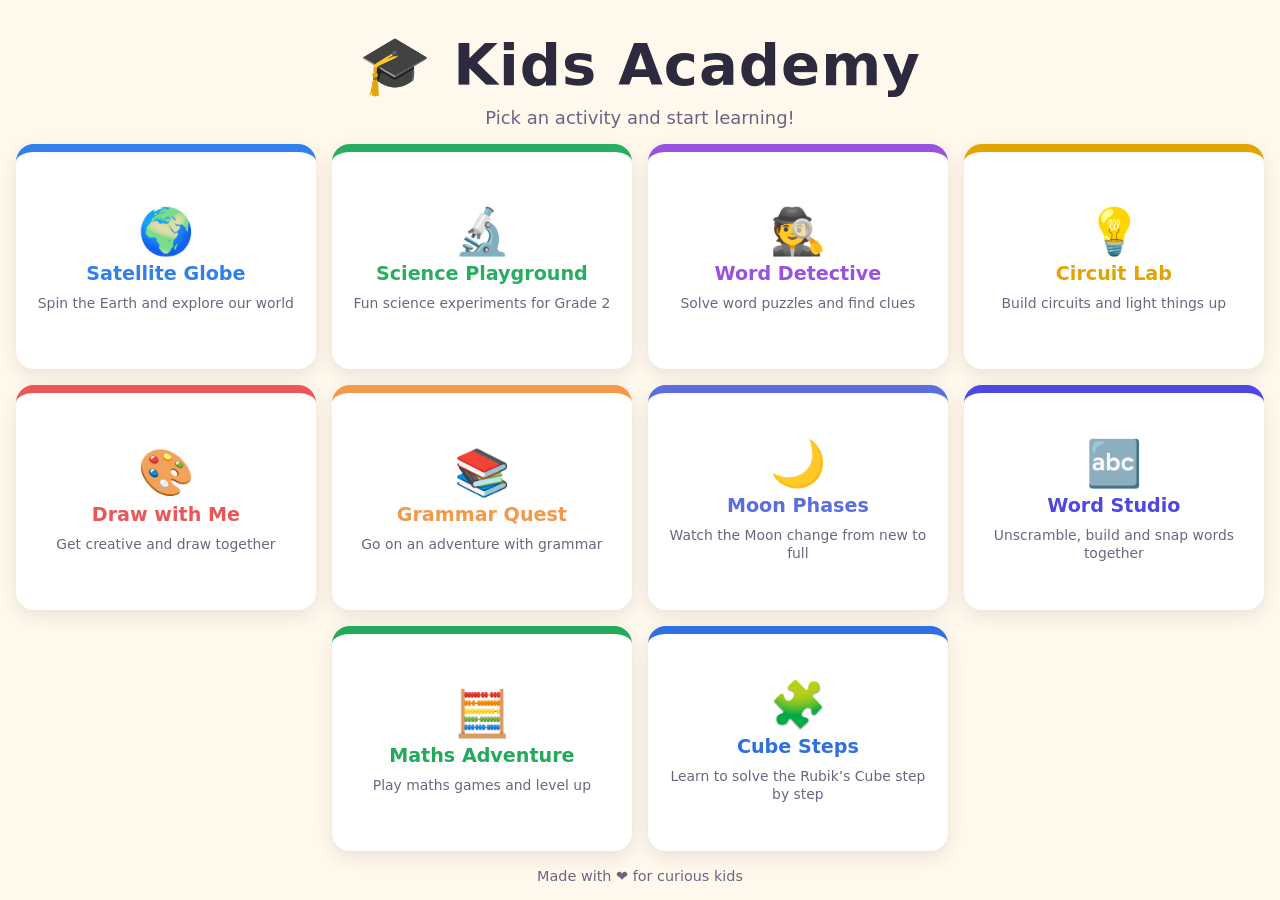
<file: index.html>
<!DOCTYPE html>
<html lang="en">
<head>
  <meta charset="UTF-8">
  <meta name="viewport" content="width=device-width, initial-scale=1.0, viewport-fit=cover">
  <title>Kids Academy</title>
  <link rel="icon" href="data:image/svg+xml,<svg xmlns='http://www.w3.org/2000/svg' viewBox='0 0 100 100'><text y='.9em' font-size='90'>🎓</text></svg>">
  <style>
    :root {
      --bg: #fff8ec;
      --text: #2d2a3e;
      --muted: #6b6680;
      --card: #ffffff;
      --shadow: 0 6px 18px rgba(45, 42, 62, 0.10);
      --gap: clamp(8px, 1.8vmin, 22px);
    }
    @media (prefers-color-scheme: dark) {
      :root {
        --bg: #1c1b29;
        --text: #f3f1ff;
        --muted: #b4afc9;
        --card: #2a2840;
        --shadow: 0 6px 18px rgba(0, 0, 0, 0.35);
      }
    }
    * { box-sizing: border-box; }
    html, body { height: 100%; }
    body {
      margin: 0;
      overflow: hidden;
      font-family: "Comic Sans MS", "Trebuchet MS", "Segoe UI", system-ui, sans-serif;
      background: var(--bg);
      color: var(--text);
    }
    /* The whole page is exactly one screen tall */
    .app {
      height: 100%; height: 100dvh;
      max-width: 1500px; margin: 0 auto;
      display: flex; flex-direction: column; gap: var(--gap);
      padding: max(var(--gap), env(safe-area-inset-top)) max(var(--gap), env(safe-area-inset-right)) max(var(--gap), env(safe-area-inset-bottom)) max(var(--gap), env(safe-area-inset-left));
    }
    header {
      flex: none;
      text-align: center;
      padding-top: clamp(0px, 2vh, 24px);
    }
    header h1 {
      margin: 0;
      font-size: clamp(1.6rem, min(6vw, 6.5vh), 3.6rem);
      letter-spacing: 1px;
      line-height: 1.1;
    }
    header p {
      margin: clamp(2px, 1vh, 10px) 0 0;
      color: var(--muted);
      font-size: clamp(0.9rem, 2vh, 1.15rem);
    }
    /* The cards share the rest of the screen; the script picks how many columns fit best */
    /* (rows wrap and a short last row sits in the middle, not off to one side) */
    main {
      flex: 1; min-height: 0;
      display: flex; flex-wrap: wrap;
      justify-content: center; align-content: stretch;
      gap: var(--gap);
    }
    main > .card {
      flex: 0 0 calc((100% - (var(--cols, 5) - 1) * var(--gap)) / var(--cols, 5));
      height: calc((100% - (var(--rows, 2) - 1) * var(--gap)) / var(--rows, 2));
    }
    main > .off { display: none; }
    a.card {
      container-type: size;
      min-height: 0;
      display: flex;
      flex-direction: column;
      align-items: center;
      justify-content: center;
      text-align: center;
      gap: clamp(2px, 1vmin, 10px);
      padding: clamp(6px, 2.4vmin, 28px) clamp(8px, 1.6vmin, 20px);
      background: var(--card);
      border-radius: clamp(14px, 2vmin, 22px);
      border-top: clamp(5px, 1vmin, 8px) solid var(--accent);
      box-shadow: var(--shadow);
      color: inherit;
      text-decoration: none;
      overflow: hidden;
      transition: transform 0.15s ease, box-shadow 0.15s ease;
    }
    a.card:hover, a.card:focus-visible {
      transform: translateY(-6px) rotate(-1deg);
      box-shadow: 0 12px 26px rgba(45, 42, 62, 0.18);
      outline: none;
    }
    .emoji { font-size: clamp(1.6rem, min(26cqh, 30cqw), 4.6rem); line-height: 1; }
    .card h2 { margin: 0; font-size: clamp(0.9rem, min(11cqh, 10cqw), 1.7rem); line-height: 1.15; color: var(--accent); }
    .card p { margin: 0; color: var(--muted); font-size: clamp(0.75rem, min(8cqh, 7cqw), 1.15rem); line-height: 1.3; }
    /* Short cards drop the description, never the name */
    @container (max-height: 118px) { .card p { display: none; } }
    @container (max-width: 130px) { .card p { display: none; } }

    .pager { flex: none; display: flex; align-items: center; justify-content: center; gap: 14px; }
    .pager[hidden] { display: none; }
    .pager button {
      width: 48px; height: 40px; border: 0; border-radius: 12px; background: var(--card); color: var(--text);
      box-shadow: var(--shadow); font: inherit; font-size: 1.4rem; font-weight: 700; cursor: pointer;
    }
    .pager button:disabled { opacity: .35; cursor: default; }
    .dots { display: flex; gap: 8px; }
    .dots span { width: 10px; height: 10px; border-radius: 50%; background: var(--muted); opacity: .35; }
    .dots span.on { opacity: 1; }

    footer {
      flex: none;
      text-align: center;
      color: var(--muted);
      font-size: 0.9rem;
    }
    @media (max-height: 560px) {
      header { padding-top: 0; }
      header p, footer { display: none; }
    }
  </style>
</head>
<body>
<div class="app">
  <header>
    <h1>🎓 Kids Academy</h1>
    <p>Pick an activity and start learning!</p>
  </header>

  <main id="cards">
    <a class="card" href="Globe.html" style="--accent:#2f80ed">
      <span class="emoji">🌍</span>
      <h2>Satellite Globe</h2>
      <p>Spin the Earth and explore our world</p>
    </a>
    <a class="card" href="Science%20Playground%20_%20Grade%202.html" style="--accent:#27ae60">
      <span class="emoji">🔬</span>
      <h2>Science Playground</h2>
      <p>Fun science experiments for Grade 2</p>
    </a>
    <a class="card" href="Word%20Detective.html" style="--accent:#9b51e0">
      <span class="emoji">🕵️</span>
      <h2>Word Detective</h2>
      <p>Solve word puzzles and find clues</p>
    </a>
    <a class="card" href="circuit-lab.html" style="--accent:#e2a400">
      <span class="emoji">💡</span>
      <h2>Circuit Lab</h2>
      <p>Build circuits and light things up</p>
    </a>
    <a class="card" href="draw-with-me.html" style="--accent:#eb5757">
      <span class="emoji">🎨</span>
      <h2>Draw with Me</h2>
      <p>Get creative and draw together</p>
    </a>
    <a class="card" href="grammar-quest.html" style="--accent:#f2994a">
      <span class="emoji">📚</span>
      <h2>Grammar Quest</h2>
      <p>Go on an adventure with grammar</p>
    </a>
    <a class="card" href="moon_phases_simulator_v2.html" style="--accent:#5b6ee1">
      <span class="emoji">🌙</span>
      <h2>Moon Phases</h2>
      <p>Watch the Moon change from new to full</p>
    </a>
    <a class="card" href="word-studio/word-games.html" style="--accent:#4f46e5">
      <span class="emoji">🔤</span>
      <h2>Word Studio</h2>
      <p>Unscramble, build and snap words together</p>
    </a>
    <a class="card" href="Maths/index.html" style="--accent:#22a95b">
      <span class="emoji">🧮</span>
      <h2>Maths Adventure</h2>
      <p>Play maths games and level up</p>
    </a>
    <a class="card" href="Cube%20Steps.html" style="--accent:#2f6fe0">
      <span class="emoji">🧩</span>
      <h2>Cube Steps</h2>
      <p>Learn to solve the Rubik’s Cube step by step</p>
    </a>
  </main>

  <nav class="pager" id="pager" hidden aria-label="More activities">
    <button type="button" id="prev" aria-label="Previous page">‹</button>
    <div class="dots" id="dots"></div>
    <button type="button" id="next" aria-label="Next page">›</button>
  </nav>

  <footer>Made with ❤️ for curious kids</footer>
</div>

<script>
// Pick the number of columns that gives the biggest, most card-shaped tiles for this screen.
// If even the best choice makes cards too small, show them in pages with arrows.
(function () {
  const main = document.getElementById('cards');
  const pager = document.getElementById('pager');
  const dots = document.getElementById('dots');
  const prev = document.getElementById('prev');
  const next = document.getElementById('next');
  const cards = [...main.children];
  const MIN_W = 120, MIN_H = 96, IDEAL = 1.15; // a card is a little wider than tall
  let perPage = cards.length, page = 0;

  function best(count, W, H, gap) {
    let pick = null;
    for (let cols = 1; cols <= count; cols++) {
      const rows = Math.ceil(count / cols);
      const w = (W - gap * (cols - 1)) / cols, h = (H - gap * (rows - 1)) / rows;
      if (w < MIN_W || h < MIN_H) continue;
      // Score: as big as possible, and not too far from the ideal shape
      const shape = Math.min(w / h, IDEAL * IDEAL * h / w) / IDEAL;
      const score = Math.min(w, h * IDEAL) * shape;
      if (!pick || score > pick.score) pick = { cols, rows, score };
    }
    return pick;
  }

  function layout() {
    cards.forEach(c => c.classList.remove('off'));
    pager.hidden = true;
    const gap = parseFloat(getComputedStyle(main).columnGap) || 0;
    let W = main.clientWidth, H = main.clientHeight;
    let fit = best(cards.length, W, H, gap);
    perPage = cards.length;
    if (!fit) {
      // Too many for one screen: use pages, as many cards per page as fit nicely
      pager.hidden = false;
      H = main.clientHeight;
      for (let n = cards.length - 1; n >= 1 && !fit; n--) { fit = best(n, W, H, gap); if (fit) perPage = n; }
      if (!fit) { fit = { cols: 1, rows: 1 }; perPage = 1; }
    }
    main.style.setProperty('--cols', fit.cols);
    main.style.setProperty('--rows', Math.min(fit.rows, Math.ceil(perPage / fit.cols)));
    show(Math.min(page, Math.ceil(cards.length / perPage) - 1));
  }

  function show(k) {
    const pages = Math.ceil(cards.length / perPage);
    page = Math.max(0, Math.min(k, pages - 1));
    cards.forEach((c, i) => c.classList.toggle('off', Math.floor(i / perPage) !== page));
    dots.innerHTML = Array.from({ length: pages }, (_, j) => `<span class="${j === page ? 'on' : ''}"></span>`).join('');
    prev.disabled = page === 0;
    next.disabled = page === pages - 1;
  }

  prev.addEventListener('click', () => show(page - 1));
  next.addEventListener('click', () => show(page + 1));
  let x0 = null;
  main.addEventListener('pointerdown', e => { x0 = e.clientX; });
  main.addEventListener('pointerup', e => {
    if (x0 === null || pager.hidden) return;
    const dx = e.clientX - x0; x0 = null;
    if (Math.abs(dx) > 50) show(page + (dx < 0 ? 1 : -1));
  });
  let t = 0;
  new ResizeObserver(() => { clearTimeout(t); t = setTimeout(layout, 60); }).observe(document.querySelector('.app'));
  layout();
})();
</script>
</body>
</html>
</file>
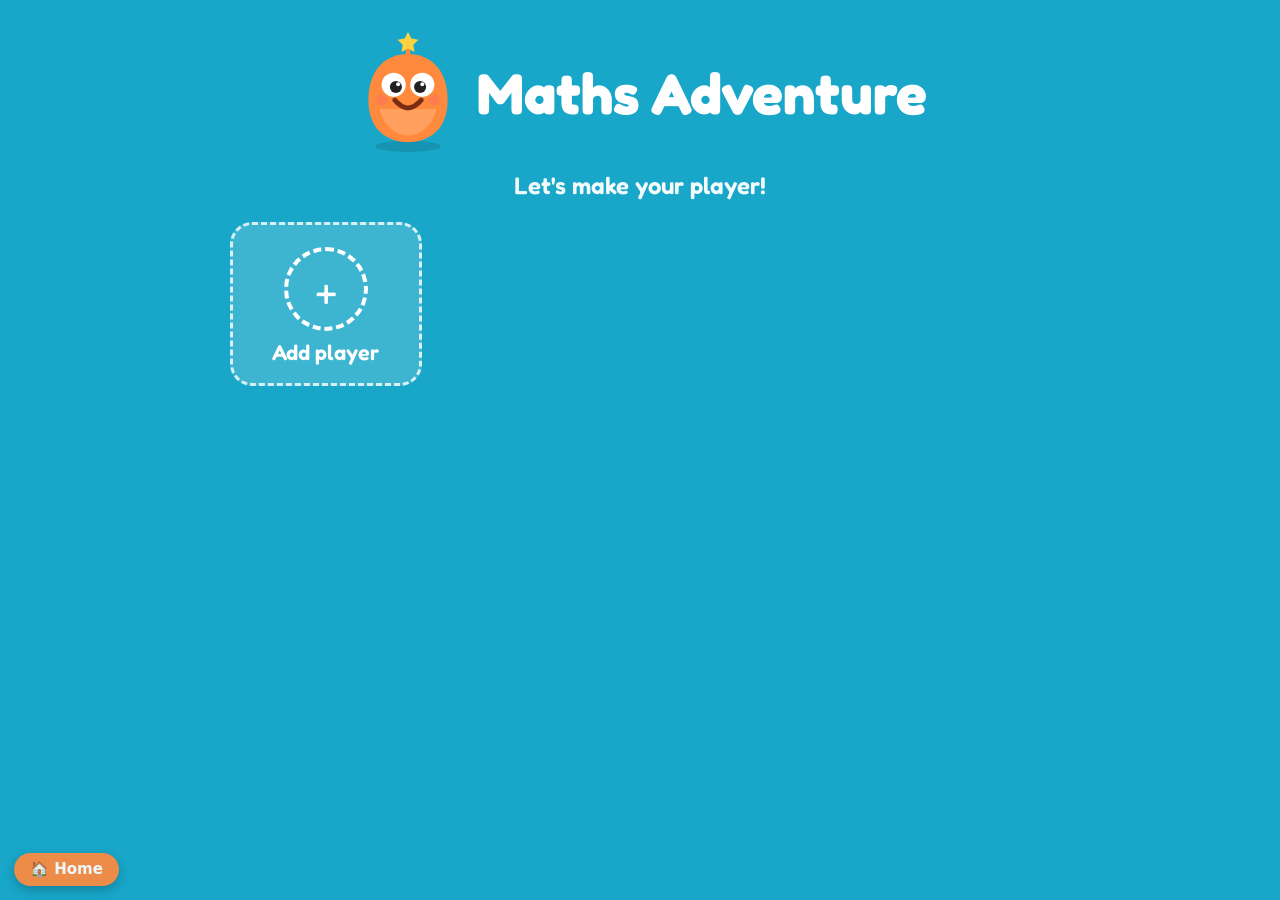
<file: Maths/index.html>
<!DOCTYPE html>
<html lang="en">
<head>
  <meta charset="UTF-8">
  <meta name="viewport" content="width=device-width, initial-scale=1.0, viewport-fit=cover">
  <meta name="color-scheme" content="light">
  <meta name="theme-color" content="#ffd23f">
  <meta name="apple-mobile-web-app-capable" content="yes">
  <title>Maths Adventure</title>
  <script>try { document.documentElement.dataset.theme = localStorage.getItem('maths_adventure_theme') || 'todo'; } catch (e) { document.documentElement.dataset.theme = 'todo'; }</script>
  <link rel="icon" href="data:image/svg+xml,<svg xmlns='http://www.w3.org/2000/svg' viewBox='0 0 100 100'><text y='.9em' font-size='90'>🧮</text></svg>">
  <link rel="preconnect" href="https://fonts.googleapis.com">
  <link rel="preconnect" href="https://fonts.gstatic.com" crossorigin>
  <link rel="stylesheet" href="https://fonts.googleapis.com/css2?family=Fredoka:wght@500;600;700&display=swap">
  <link rel="stylesheet" href="css/app.css">
  <link rel="stylesheet" href="css/games.css">
  <link rel="stylesheet" href="css/everyday.css">
  <link rel="stylesheet" href="css/practice.css">
  <link rel="stylesheet" href="css/brain.css">
  <link rel="stylesheet" href="css/adventure.css">
  <link rel="stylesheet" href="css/challenges.css">
  <link rel="stylesheet" href="css/themes/todo.css">
  <link rel="stylesheet" href="css/themes/comic.css">
  <link rel="stylesheet" href="css/themes/candy.css">
  <link rel="stylesheet" href="css/themes/night.css">
  <link rel="stylesheet" href="css/themes/picker.css">
</head>
<body>
  <div id="app"></div>
  <noscript>Maths Adventure needs JavaScript to run.</noscript>

  <!-- Kids Academy: back to home button -->
  <a id="kaHome" href="../index.html" title="Back to Kids Academy home" aria-label="Back to Kids Academy home" style="position:fixed;left:14px;bottom:14px;z-index:2147483647;display:inline-flex;align-items:center;gap:6px;padding:9px 16px;border-radius:999px;background:#ff8a3d;color:#fff;font:bold 15px/1 'Trebuchet MS','Segoe UI',system-ui,sans-serif;text-decoration:none;box-shadow:0 4px 12px rgba(0,0,0,.25);opacity:.92;" onmouseover="this.style.opacity=1" onmouseout="this.style.opacity=.92">&#127968; Home</a>

  <script src="core/util.js"></script>
  <script src="core/store.js"></script>
  <script src="core/sound.js"></script>
  <script src="core/voice.js"></script>
  <script src="core/mathgen.js"></script>
  <script src="core/ui.js"></script>
  <script src="core/themes.js"></script>
  <script src="core/engine.js"></script>
  <!-- Games appear on the Play screen in this order, grouped by shelf. -->
  <script src="games/froggy-hop.js"></script>
  <script src="games/quick-facts.js"></script>
  <script src="games/bubble-pairs.js"></script>
  <script src="games/equation-maker.js"></script>
  <script src="games/rocket-launch.js"></script>
  <script src="games/number-line.js"></script>
  <script src="games/hundred-puzzle.js"></script>
  <script src="games/compare.js"></script>
  <script src="games/column-maths.js"></script>
  <script src="games/clock.js"></script>
  <script src="games/calendar.js"></script>
  <script src="games/shop.js"></script>
  <script src="games/ruler.js"></script>
  <script src="games/graphs.js"></script>
  <script src="games/shapes.js"></script>
  <script src="games/pizza.js"></script>
  <script src="games/times.js"></script>
  <script src="games/arrays.js"></script>
  <script src="games/share.js"></script>
  <script src="games/sudoku.js"></script>
  <script src="games/memory.js"></script>
  <script src="games/tangram.js"></script>
  <script src="games/mirror.js"></script>
  <script src="games/cubes.js"></script>
  <script src="games/stories.js"></script>
  <script src="games/robot.js"></script>
  <script src="core/practice.js"></script>
  <script src="core/adventure.js"></script>
  <script src="games/boss.js"></script>
  <script src="core/grownups.js"></script>
  <script src="core/screens.js"></script>
  <script src="core/adventure-screens.js"></script>
  <script>MA.ui.go(MA.store.current() ? 'hub' : 'profiles');</script>
</body>
</html>
</file>
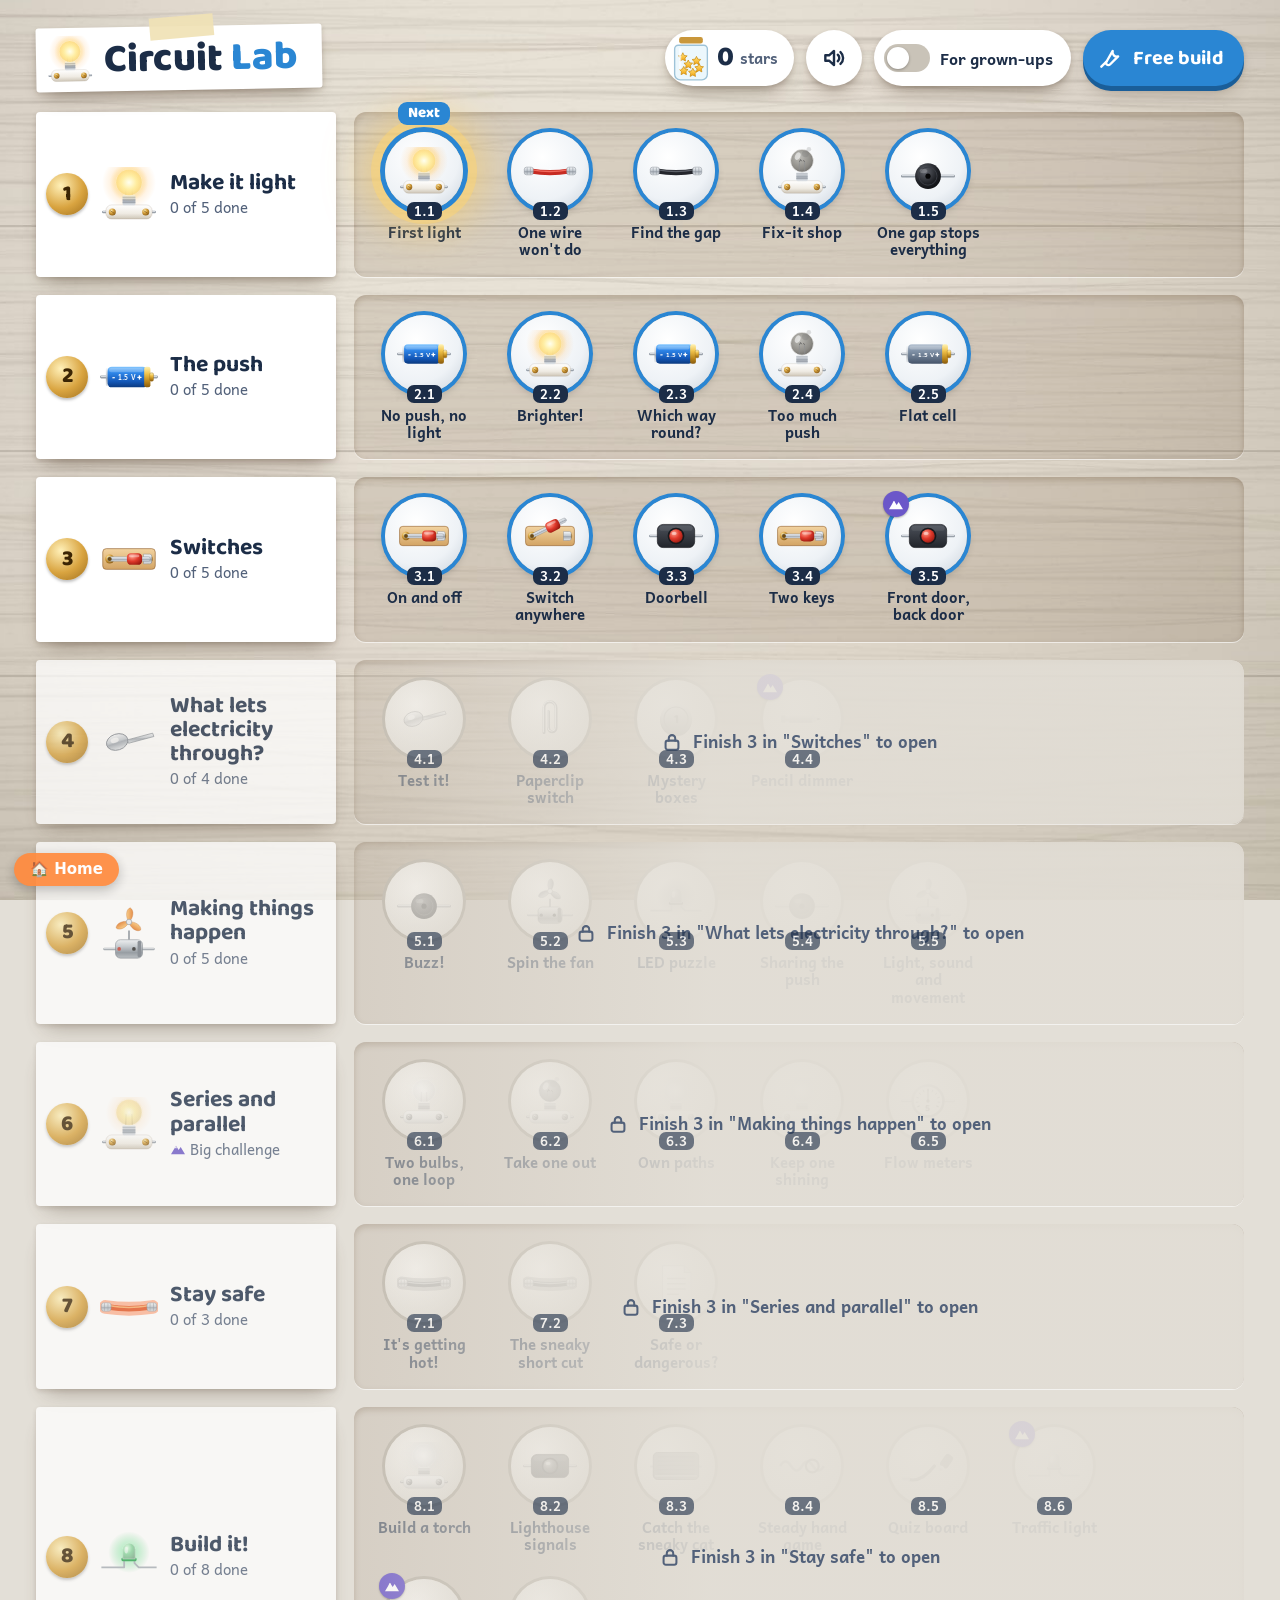
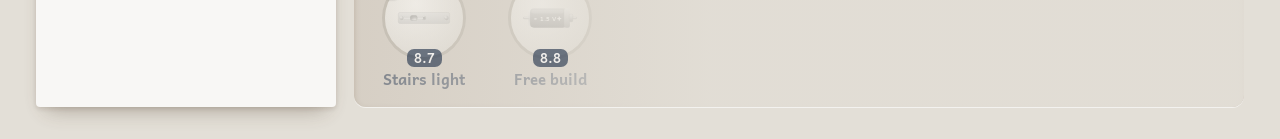
<file: circuit-lab.html>
<!doctype html>
<html lang="en">
<head>
  <meta charset="utf-8">
  <meta name="viewport" content="width=device-width, initial-scale=1, viewport-fit=cover">
  <title>Circuit Lab</title>
  <meta name="description" content="Build circuits and learn how electricity works. For children aged about 7.">
  <meta name="theme-color" content="#E3DFD7" media="(prefers-color-scheme: light)">
  <meta name="theme-color" content="#2A2019" media="(prefers-color-scheme: dark)">
  <!-- Fonts are the only outside request. The app works with the fallback fonts if they don't load. -->
  <link rel="preconnect" href="https://fonts.googleapis.com">
  <link rel="preconnect" href="https://fonts.gstatic.com" crossorigin>
  <link rel="stylesheet" href="https://fonts.googleapis.com/css2?family=Andika:wght@400;700&family=Baloo+2:wght@500;600;700;800&display=swap">
  <style>
/* Circuit Lab, Workbench direction.
   A real school kit on a sunlit table: plain white paper panels, a clipboard goal,
   a wooden parts drawer and a light wood pegboard. Panels change in dark mode; the board stays wood. */

:root {
  --bg: #E3DFD7;
  --ink: #1C2D47;
  --sub: #52617A;
  --panel: #FFFFFF;
  --line: #CFC8BC;
  --sky: #2A86D3;
  --sky-ink: #FFFFFF;
  --go: #2D9653;
  --go-edge: #1E6B3A;
  --hint: #E8941A;
  --hint-edge: #B86E07;
  --red: #D6433A;
  --tape: rgba(240, 226, 182, .92);
  --clip: #B98A57;
  --off: #C9C3B8;
  --note: #FFF6D8;
  --note-ink: #4A3A12;
  --shadow: 0 12px 20px -10px rgba(60, 40, 20, .45), 0 2px 5px rgba(60, 40, 20, .18);
  --f-kid: 'Andika', Verdana, 'Trebuchet MS', system-ui, sans-serif;
  --f-head: 'Baloo 2', 'Trebuchet MS', Verdana, system-ui, sans-serif;
  color-scheme: light;
}
@media (prefers-color-scheme: dark) {
  :root {
    --bg: #2A2019;
    --ink: #F3ECE1;
    --sub: #C7B9A6;
    --panel: #3A3029;
    --line: #56483C;
    --sky: #63AEEE;
    --sky-ink: #0F1B2B;
    --go: #3FAE68;
    --tape: rgba(205, 186, 140, .6);
    --clip: #5C4330;
    --off: #5F5348;
    --note: #4A3C22;
    --note-ink: #F7E6B6;
    --shadow: 0 14px 24px -10px rgba(0, 0, 0, .7), 0 2px 5px rgba(0, 0, 0, .4);
    color-scheme: dark;
  }
}

* { box-sizing: border-box; }
html, body { height: 100%; }
body {
  margin: 0;
  background: var(--bg) var(--tex-ash) center / cover fixed;
  color: var(--ink);
  font-family: var(--f-kid);
  font-size: 18px;
  line-height: 1.4;
  -webkit-tap-highlight-color: transparent;
  -webkit-font-smoothing: antialiased;
}
@media (prefers-color-scheme: dark) { body { background-image: var(--tex-walnut); } }
h1, h2, h3 { margin: 0; text-wrap: balance; }
p { margin: 0; }
button { font: inherit; color: inherit; border: 0; background: none; cursor: pointer; padding: 0; }
button:focus-visible, .gu-row:focus-within, .board:focus-visible { outline: 3px solid var(--sky); outline-offset: 3px; }
svg { display: block; }
[hidden] { display: none !important; }
.noscript { padding: 24px; font-size: 20px; }

/* ---------- shared controls ---------- */
.ib, .adultbtn, .jar, .tb-back {
  background: var(--panel);
  box-shadow: var(--shadow);
}
.ib { width: 56px; height: 56px; border-radius: 50%; display: grid; place-items: center; flex: none; }
.ib svg { width: 26px; height: 26px; }
.adult-ic { display: none; }
.adult-ic svg { width: 24px; height: 24px; }
.adultbtn { display: flex; align-items: center; gap: 10px; height: 56px; padding: 0 18px 0 10px; border-radius: 28px; font-size: 16px; font-weight: 700; flex: none; }
.jar { display: flex; align-items: center; gap: 6px; height: 56px; padding: 0 16px 0 6px; border-radius: 28px; flex: none; }
.jar svg { width: 40px; height: 48px; }
.jar b { font-family: var(--f-head); font-size: 28px; font-weight: 800; line-height: 1; font-variant-numeric: tabular-nums; }
.jar span { font-size: 15px; font-weight: 700; color: var(--sub); }
.jar.bump { animation: bump .5s ease-out; }
@keyframes bump { 40% { transform: scale(1.15); } }
.tgl { width: 46px; height: 28px; border-radius: 14px; background: var(--off); position: relative; flex: none; transition: background .2s; }
.tgl i { position: absolute; top: 3px; left: 3px; width: 22px; height: 22px; border-radius: 50%; background: #fff; box-shadow: 0 1px 3px rgba(0, 0, 0, .3); transition: left .2s; }
.on > .tgl, .sw-input:checked + .tgl { background: var(--go); }
.on > .tgl i, .sw-input:checked + .tgl i { left: 21px; }
.sw-input { position: absolute; opacity: 0; width: 1px; height: 1px; pointer-events: none; }
.toast { margin: 0 0 16px; padding: 12px 18px; border-radius: 6px; background: var(--note); color: var(--note-ink); font-weight: 700; box-shadow: var(--shadow); }

/* ---------- home: the kit shelf ---------- */
.home {
  max-width: 1240px; margin: 0 auto;
  padding: max(14px, env(safe-area-inset-top, 0px)) max(16px, env(safe-area-inset-right, 0px)) max(32px, env(safe-area-inset-bottom, 0px)) max(16px, env(safe-area-inset-left, 0px));
}
.h-top { display: flex; align-items: center; gap: 12px; flex-wrap: wrap; padding-block: 12px 22px; }
.logo { display: flex; align-items: center; gap: 12px; margin-right: auto; background: var(--panel); padding: 8px 24px 6px 12px; box-shadow: var(--shadow); transform: rotate(-1deg); border-radius: 3px; position: relative; }
.logo::before { content: ""; position: absolute; width: 64px; height: 22px; background: var(--tape); top: -10px; left: 40%; transform: rotate(-4deg); }
.logo svg { width: 44px; height: 50px; }
.logo h1 { font-family: var(--f-head); font-weight: 800; font-size: clamp(28px, 4vw, 40px); line-height: 1; }
.logo h1 span { color: var(--sky); }
.rows { display: flex; flex-direction: column; gap: 18px; }
.row { display: flex; gap: 18px; align-items: stretch; }
.row-label { width: 300px; flex: none; display: flex; align-items: center; gap: 12px; background: var(--panel); padding: 12px 14px 12px 10px; box-shadow: var(--shadow); border-radius: 4px; }
.row-n { width: 42px; height: 42px; border-radius: 50%; flex: none; display: grid; place-items: center; font-family: var(--f-head); font-weight: 800; font-size: 22px; background: radial-gradient(circle at 35% 30%, #FFF0B8, #D9A440 55%, #9E6E1D); color: #3B2504; box-shadow: 0 2px 3px rgba(0, 0, 0, .25); }
.row-n svg { width: 22px; height: 22px; }
.row-ic svg { width: 58px; height: 54px; }
.row-label h2 { font-family: var(--f-head); font-size: 23px; line-height: 1.05; }
.row-label small { display: block; color: var(--sub); font-size: 15px; margin-top: 2px; }
.shelf { flex: 1; display: flex; flex-wrap: wrap; gap: 16px 18px; padding: 16px 16px 12px; border-radius: 12px; background: rgba(90, 60, 30, .12); box-shadow: inset 0 3px 6px rgba(70, 40, 10, .22), 0 1px 0 rgba(255, 255, 255, .6); }
@media (prefers-color-scheme: dark) { .shelf { background: rgba(0, 0, 0, .25); box-shadow: inset 0 3px 6px rgba(0, 0, 0, .5); } }
.tok { width: 108px; display: flex; flex-direction: column; align-items: center; gap: 4px; border-radius: 14px; padding: 4px 2px 6px; }
.tok-disc { width: 78px; height: 78px; border-radius: 50%; position: relative; display: grid; place-items: center; background: radial-gradient(circle at 40% 32%, #fff, #EEF2F6 60%, #C7D0DA); box-shadow: 0 0 0 4px var(--sky), 0 4px 8px rgba(0, 0, 0, .25); transition: transform .15s ease; }
.tok:hover .tok-disc { transform: translateY(-3px); }
.tok:active .tok-disc { transform: translateY(1px); }
.tok.done .tok-disc { box-shadow: 0 0 0 4px #D9A440, 0 4px 8px rgba(0, 0, 0, .25); }
.tok.next .tok-disc { box-shadow: 0 0 0 5px var(--sky), 0 0 0 14px rgba(255, 214, 110, .45), 0 0 40px 18px rgba(255, 205, 90, .55); animation: glow 2.8s ease-in-out infinite; }
@keyframes glow { 50% { box-shadow: 0 0 0 5px var(--sky), 0 0 0 10px rgba(255, 214, 110, .3), 0 0 30px 10px rgba(255, 205, 90, .35); } }
.tok-pic svg { width: 54px; height: 48px; }
.tok-n { font-size: 13px; font-weight: 700; padding: 0 7px; border-radius: 7px; line-height: 18px; background: var(--ink); color: var(--panel); margin-top: -12px; position: relative; z-index: 1; font-variant-numeric: tabular-nums; }
.tok-name { font-size: 15px; font-weight: 700; text-align: center; line-height: 1.15; }
.tok-st { position: absolute; top: -8px; right: -10px; display: flex; }
.tok-st svg { width: 28px; height: 28px; margin-left: -10px; filter: drop-shadow(0 1px 1px rgba(0, 0, 0, .3)); }
.tok-big { position: absolute; top: -6px; left: -6px; width: 26px; height: 26px; border-radius: 50%; display: grid; place-items: center; color: #fff; background: #6B57C9; box-shadow: 0 1px 2px rgba(0, 0, 0, .3); }
.tok-big svg { width: 16px; height: 16px; }
.tok-next { position: absolute; top: -30px; left: 50%; transform: translateX(-50%); font-family: var(--f-head); font-weight: 800; font-size: 15px; padding: 1px 10px; border-radius: 9px; white-space: nowrap; background: var(--sky); color: #fff; }
.row.soon .row-label { width: auto; flex: 1; opacity: .8; }
@media (max-width: 820px) {
  .row { flex-direction: column; gap: 10px; }
  .row-label { width: auto; }
  .shelf { justify-content: flex-start; }
}
@media (max-width: 520px) {
  .logo { flex-basis: 100%; margin-right: 0; justify-content: center; }
  .h-top .jar { margin-right: auto; }
  .tok { width: 92px; }
  .tok-disc { width: 68px; height: 68px; }
  .adultbtn .lbl, .jar span { position: absolute; width: 1px; height: 1px; overflow: hidden; clip: rect(0 0 0 0); white-space: nowrap; }
  .adultbtn { padding: 0 10px; }
  .adult-ic { display: block; }
}

/* ---------- activity layout ---------- */
.act {
  --bw: min(calc(66vw - 30px), calc((100vh - 262px) * 1.32), 980px);
  min-height: 100%;
  max-width: 1500px; margin: 0 auto;
  display: grid; gap: 12px 22px; align-content: start; justify-content: center;
  grid-template-columns: var(--bw) minmax(290px, 470px);
  grid-template-rows: auto auto auto auto 1fr auto;
  grid-template-areas: "tip tip" "head head" "board goal" "board helper" "board extra" "board end";
  padding: max(10px, env(safe-area-inset-top, 0px)) max(16px, env(safe-area-inset-right, 0px)) max(14px, env(safe-area-inset-bottom, 0px)) max(16px, env(safe-area-inset-left, 0px));
}

.act > * { min-width: 0; }
.tb { grid-area: head; display: flex; align-items: center; gap: 12px; flex-wrap: wrap; }
.tb-back { display: flex; align-items: center; gap: 8px; height: 52px; padding: 0 18px 0 14px; font-weight: 700; font-size: 17px; border-radius: 26px; }
.tb-back svg { width: 26px; height: 26px; }
.tb-title { display: flex; align-items: center; gap: 12px; margin-right: auto; background: var(--panel); padding: 8px 22px 6px; box-shadow: var(--shadow); transform: rotate(-.7deg); border-radius: 3px; position: relative; min-width: 0; }
.tb-title::before, .tb-title::after { content: ""; position: absolute; width: 56px; height: 20px; background: var(--tape); top: -9px; box-shadow: 0 1px 2px rgba(0, 0, 0, .12); }
.tb-title::before { left: -16px; transform: rotate(-14deg); }
.tb-title::after { right: -16px; transform: rotate(12deg); }
.tb-num { font-family: var(--f-head); font-weight: 800; font-size: 20px; color: var(--sky); }
.tb-name { font-family: var(--f-head); font-weight: 700; font-size: 26px; line-height: 1.1; }
.tb-big { display: inline-flex; align-items: center; gap: 6px; font-size: 14px; font-weight: 700; padding: 4px 10px; border-radius: 999px; background: #EAF3FB; color: #1E5D93; white-space: nowrap; }
.tb-big svg { width: 18px; height: 18px; }
@media (prefers-color-scheme: dark) { .tb-big { background: #22364C; color: #A9D3FF; } }
.tb-right { display: flex; align-items: center; gap: 10px; }
.tb .jar, .tb .adultbtn { height: 52px; }
.tb .ib { width: 52px; height: 52px; }

/* the goal sheet on its clipboard */
.goal { grid-area: goal; position: relative; background: var(--panel); border-radius: 5px; padding: 30px 20px 16px; margin: 24px 12px 12px; box-shadow: 0 0 0 12px var(--clip), 0 0 0 13px rgba(0, 0, 0, .18), 0 22px 30px -12px rgba(60, 35, 10, .6); }
.goal::before { content: ""; position: absolute; top: -24px; left: 50%; width: 118px; height: 34px; margin-left: -59px; border-radius: 9px 9px 5px 5px; background: linear-gradient(#FBFCFD, #C5CBD2 55%, #9AA2AB); box-shadow: 0 3px 5px rgba(0, 0, 0, .3), inset 0 1px 0 #fff; }
.goal::after { content: ""; position: absolute; top: -14px; left: 50%; width: 38px; height: 12px; margin-left: -19px; border-radius: 6px; background: #7E8690; box-shadow: inset 0 2px 3px rgba(0, 0, 0, .4); }
.goal-k { font-family: var(--f-head); font-weight: 700; font-size: 14px; letter-spacing: .08em; text-transform: uppercase; color: var(--sub); display: flex; align-items: center; gap: 8px; }
.goal-done { display: inline-flex; align-items: center; gap: 4px; background: var(--go); color: #fff; border-radius: 999px; padding: 1px 10px 1px 6px; font-size: 14px; letter-spacing: 0; text-transform: none; }
.goal-done svg { width: 16px; height: 16px; }
.goal-t { font-size: 23px; font-weight: 700; line-height: 1.32; margin: 6px 0 12px; text-wrap: balance; }
.goal.done .goal-t { font-size: 19px; color: var(--sub); }
.goal-c { font-size: 17px; font-weight: 700; color: var(--sky); margin: -4px 0 12px; }
.goal-pic svg { width: 100%; max-width: 280px; height: auto; border-radius: 10px; margin-bottom: 12px; }
.goal-row { display: flex; align-items: center; gap: 8px; }
.read { display: inline-flex; align-items: center; gap: 10px; height: 50px; padding: 0 20px 0 14px; border-radius: 25px; font-weight: 700; font-size: 17px; background: var(--sky); color: var(--sky-ink); }
.read svg { width: 24px; height: 24px; }
.goal-more { display: none; }

/* Flick and the speech bubble */
.helper { grid-area: helper; display: flex; gap: 4px; align-items: flex-end; padding: 0 4px; position: relative; z-index: 3; }
.fl { flex: none; }
.bubble { flex: 1; text-align: left; padding: 14px 18px; font-size: 20px; line-height: 1.35; position: relative; background: var(--panel); border-radius: 6px; box-shadow: var(--shadow); min-height: 64px; cursor: pointer; }
.bubble::before { content: ""; position: absolute; left: -10px; bottom: 22px; border: 11px solid transparent; border-right-color: var(--panel); border-left: 0; }
.bt { display: block; }
.why-k { display: block; font-family: var(--f-head); font-size: 14px; letter-spacing: .08em; text-transform: uppercase; color: var(--go); }
.tone-gap .bubble { box-shadow: var(--shadow), inset 0 0 0 3px var(--red); }
.tone-hint .bubble { box-shadow: var(--shadow), inset 0 0 0 3px var(--hint); }
.tone-why .bubble { box-shadow: var(--shadow), inset 0 0 0 3px var(--go); }

/* the board */
.leftcol { grid-area: board; display: flex; flex-direction: column; gap: 12px; align-self: start; min-width: 0; }
.bwrap { grid-area: board; position: relative; align-self: start; width: var(--bw); }
.board-box { position: relative; width: 100%; aspect-ratio: 660 / 500; border-radius: 22px; box-shadow: 0 22px 40px -14px rgba(50, 25, 5, .55), 0 5px 12px rgba(50, 25, 5, .25); }
.board-box::after { content: ""; position: absolute; inset: 0; border-radius: inherit; box-shadow: inset 0 0 0 3px rgba(120, 66, 20, .35), inset 0 -16px 30px rgba(70, 35, 8, .30), inset 0 12px 20px rgba(255, 236, 200, .20); pointer-events: none; }
.board { width: 100%; height: 100%; border-radius: 22px; touch-action: none; user-select: none; -webkit-user-select: none; -webkit-touch-callout: none; }
.board:focus { outline: none; }
.board:focus-visible { outline: 3px solid var(--sky); outline-offset: 4px; }
.pt { cursor: grab; outline: none; }
.pt:focus-visible { filter: drop-shadow(0 0 3px #fff) drop-shadow(0 0 6px #2A86D3); }
.pt.lifted { opacity: .3; }
.peg.on circle:nth-child(2) { fill: #FFE27A; }
.peg.on circle:first-child { r: 15; fill: #FFD24A; opacity: .5; }
.fade { transition: opacity .15s linear; }
.glows > *, .L-glow > * { mix-blend-mode: screen; }
.flow { fill: none; stroke: #FFE48A; stroke-width: 6.5; stroke-linecap: round; stroke-dasharray: 0 24; animation: flow 1.6s linear infinite; filter: drop-shadow(0 0 3px rgba(255, 196, 70, .95)); transition: opacity .2s linear; pointer-events: none; }
@keyframes flow { to { stroke-dashoffset: -24; } }
.L-flow, .L-top, .L-ring, .L-fx, .L-prev, .L-ghost, .L-glow, .L-deco { pointer-events: none; }
.ring circle { fill: none; stroke-width: 4.5; }
.ring-red circle { stroke: #FF4B3E; }
.ring-amber circle { stroke: #FFB020; }
.ring-a { filter: drop-shadow(0 0 4px rgba(255, 255, 255, .8)); }
.ring-b { animation: ringp 1.6s ease-out infinite; transform-box: fill-box; transform-origin: center; }
@keyframes ringp { from { transform: scale(1); opacity: .9; } to { transform: scale(2.2); opacity: 0; } }
.sel { fill: rgba(42, 134, 211, .12); stroke: #2A86D3; stroke-width: 3; stroke-dasharray: 8 6; }
.ghosts { opacity: .42; filter: saturate(.5) brightness(1.2); animation: ghost 2.4s ease-in-out infinite; }
@keyframes ghost { 50% { opacity: .62; } }
.prev { opacity: .85; }
.prev-spot { fill: rgba(255, 255, 255, .22); stroke: #fff; stroke-width: 3; stroke-dasharray: 8 6; }
.prev.swap .prev-spot { stroke: #FFC93C; fill: rgba(255, 201, 60, .2); }
.wire-prev { stroke: #C62B22; stroke-width: 7; stroke-linecap: round; opacity: .55; stroke-dasharray: 2 11; }
.cell-v { font: 700 9.5px var(--f-kid); fill: #fff; letter-spacing: .02em; }
.cell-pm { font: 800 13px var(--f-head); fill: #fff; }
.meter-n { font: 800 15px var(--f-head); fill: #1D2B45; }
.hot-t { font: 800 14px var(--f-head); fill: #fff; }
.fan.spin { animation: spin .45s linear infinite; transform-box: fill-box; transform-origin: center; }
.fan.spin.rev { animation-direction: reverse; }
@keyframes spin { to { transform: rotate(360deg); } }
.heat { animation: heat 1.2s ease-in-out infinite; }
@keyframes heat { 50% { opacity: .25; } }
.waves { animation: waves .5s ease-in-out infinite alternate; }
@keyframes waves { to { opacity: .45; } }
.sparkle { animation: twinkle 1.4s ease-in-out 1 both; transform-box: fill-box; transform-origin: center; filter: drop-shadow(0 0 4px #FFD24A); }
.sparkle:nth-child(2n) { animation-delay: .15s; }
.sparkle:nth-child(3n) { animation-delay: .3s; }
@keyframes twinkle { 0% { transform: scale(0); opacity: 0; } 30% { transform: scale(1.2); opacity: 1; } 100% { transform: scale(.4); opacity: 0; } }

.ptools { position: absolute; z-index: 5; transform: translate(-50%, calc(-100% - 42px)); display: flex; gap: 6px; background: var(--panel); padding: 6px; border-radius: 16px; box-shadow: var(--shadow); white-space: nowrap; }
.ptools.below { transform: translate(-50%, 42px); }
.ptools[hidden] { display: none; }
.ptools button { display: flex; align-items: center; gap: 6px; height: 48px; padding: 0 14px; border-radius: 12px; font-weight: 700; font-size: 16px; background: var(--bg); }
.ptools button[hidden] { display: none; }
.ptools svg { width: 22px; height: 22px; }
.ptools .pt-bin { color: var(--red); }

/* the parts drawer */
.tr { grid-area: tray; width: var(--bw); display: flex; gap: 10px; align-items: stretch; min-height: 118px; background: var(--clip) var(--tex-drawer) center / cover; border-radius: 14px; padding: 10px; box-shadow: inset 0 4px 10px rgba(0, 0, 0, .45), 0 1px 0 rgba(255, 255, 255, .4), var(--shadow); }
.tray { flex: 1; display: flex; gap: 10px; align-items: stretch; overflow-x: auto; min-width: 0; scrollbar-width: thin; }
.ti { width: 94px; flex: none; display: flex; flex-direction: column; align-items: center; justify-content: center; gap: 2px; position: relative; border-radius: 14px; padding: 6px 4px; background: rgba(255, 250, 240, .95); box-shadow: inset 0 3px 6px rgba(90, 50, 15, .28); touch-action: none; color: #1C2D47; user-select: none; -webkit-user-select: none; }
.ti-pic svg { width: 72px; height: 56px; pointer-events: none; }
.ti-name { font-size: 15px; font-weight: 700; line-height: 1.1; text-align: center; }
.ti-n { position: absolute; top: 5px; right: 5px; min-width: 26px; height: 26px; border-radius: 13px; font-size: 14px; font-weight: 700; display: grid; place-items: center; padding: 0 6px; background: radial-gradient(circle at 35% 30%, #FFF0B8, #D9A440 55%, #9E6E1D); color: #3B2504; font-variant-numeric: tabular-nums; }
.ti.sel { outline: 4px solid var(--sky); outline-offset: -4px; }
.ti.empty { opacity: .5; }
.tray-note { align-self: center; max-width: 190px; font-size: 15px; font-weight: 700; color: #FFF6E6; text-shadow: 0 1px 2px rgba(0, 0, 0, .5); margin: 0 6px; }
.tr-acts { display: grid; grid-template-columns: repeat(2, 114px); grid-auto-rows: minmax(48px, 1fr); gap: 6px; flex: none; }
.tr-acts > * { display: flex; align-items: center; justify-content: flex-start; gap: 5px; font-size: 13px; font-weight: 700; border-radius: 12px; background: var(--panel); box-shadow: 0 3px 6px rgba(0, 0, 0, .25); text-align: left; line-height: 1.05; padding: 4px 8px; }
.tr-acts svg { width: 24px; height: 24px; flex: none; }
.flowbtn svg { color: #E8A01A; }
.flowbtn.off { opacity: .65; }
.flowbtn.off svg { color: var(--sub); }
.tr-bin { color: var(--red); transition: transform .12s; }
.tr-bin.drop { transform: scale(1.08); background: #FDE3E1; box-shadow: 0 0 0 4px var(--red); }

/* hint, star and success */
.end { grid-area: end; display: flex; flex-direction: column; gap: 10px; justify-content: flex-end; }
.hintrow { display: flex; gap: 12px; }
.hint { height: 64px; padding: 0 18px; display: flex; align-items: center; gap: 10px; font-weight: 700; font-size: 20px; border-radius: 18px; background: var(--hint); color: #3A2100; box-shadow: 0 5px 0 var(--hint-edge), var(--shadow); flex: none; }
.hint svg { width: 28px; height: 28px; }
.hint:active { transform: translateY(3px); box-shadow: 0 2px 0 var(--hint-edge); }
.hint[disabled] { opacity: .45; cursor: default; }
.lv { display: flex; gap: 5px; margin-left: 4px; }
.lv b { width: 10px; height: 10px; border-radius: 50%; background: currentColor; opacity: .28; }
.lv b.on { opacity: 1; }
.mystar { flex: 1; display: flex; align-items: center; gap: 10px; padding: 8px 14px; font-size: 16px; font-weight: 700; line-height: 1.2; border-radius: 6px; min-height: 64px; background: var(--panel); box-shadow: var(--shadow); }
.mystar svg { width: 40px; height: 40px; flex: none; }
.mystar:not(.got) svg { filter: grayscale(1) opacity(.35); }
.bonus { display: flex; gap: 10px; align-items: center; padding: 10px 14px; border-radius: 6px; background: var(--note); color: var(--note-ink); font-weight: 700; font-size: 16px; box-shadow: var(--shadow); }
.bonus svg { width: 30px; height: 30px; flex: none; }
.nextbtn { min-height: 68px; border-radius: 20px; display: flex; align-items: center; justify-content: center; gap: 12px; font-family: var(--f-head); font-size: 23px; font-weight: 700; background: var(--go); color: #fff; box-shadow: 0 6px 0 var(--go-edge), var(--shadow); padding: 6px 16px; text-align: center; line-height: 1.1; }
.nextbtn svg { width: 28px; height: 28px; flex: none; }
.nextbtn:active { transform: translateY(3px); box-shadow: 0 3px 0 var(--go-edge); }
.keep { min-height: 54px; border-radius: 18px; display: flex; align-items: center; justify-content: center; gap: 8px; font-weight: 700; font-size: 18px; background: var(--panel); box-shadow: var(--shadow); padding: 4px 14px; }
.keep svg { width: 22px; height: 22px; }

/* landscape tip */
.ltip { grid-area: tip; display: flex; align-items: center; gap: 12px; padding: 8px 8px 8px 14px; border-radius: 10px; background: var(--note); color: var(--note-ink); font-size: 16px; box-shadow: var(--shadow); }
.ltip svg { width: 28px; height: 28px; flex: none; }
.ltip p { flex: 1; }
.ltip button { height: 44px; padding: 0 18px; border-radius: 12px; font-weight: 700; background: rgba(0, 0, 0, .08); }

/* flying star, drag picture, confetti */
.flystar { position: fixed; left: 0; top: 0; width: 60px; height: 60px; z-index: 60; pointer-events: none; filter: drop-shadow(0 0 10px rgba(255, 200, 60, .9)); }
.flystar svg { width: 100%; height: 100%; }
.drag-float { position: fixed; left: -46px; top: -40px; width: 92px; height: 80px; z-index: 55; pointer-events: none; opacity: .92; filter: drop-shadow(0 8px 10px rgba(0, 0, 0, .35)); }
.drag-float svg { width: 100%; height: 100%; }
.drag-float[hidden] { display: none; }
.confetti { position: fixed; inset: 0; z-index: 59; pointer-events: none; }

/* ---------- grown-ups panel ---------- */
.scrim { position: fixed; inset: 0; background: rgba(18, 24, 38, .42); z-index: 40; }
.gu { position: fixed; top: 0; right: 0; bottom: 0; width: min(560px, 100%); z-index: 41; background: var(--panel); box-shadow: -20px 0 40px rgba(0, 0, 0, .35); display: flex; flex-direction: column; padding-top: env(safe-area-inset-top, 0px); padding-bottom: env(safe-area-inset-bottom, 0px); padding-right: env(safe-area-inset-right, 0px); }
.gu::before { content: ""; position: absolute; left: 0; top: 0; bottom: 0; width: 14px; background: repeating-linear-gradient(180deg, transparent 0 22px, var(--bg) 22px 30px); }
.gu-h { display: flex; align-items: center; justify-content: space-between; gap: 12px; padding: 20px 22px 12px 34px; }
.gu-h h2 { font-family: var(--f-head); font-size: 28px; line-height: 1.05; }
.gu-h p { font-size: 15px; color: var(--sub); }
.gu-x { width: 48px; height: 48px; border-radius: 50%; display: grid; place-items: center; flex: none; background: var(--bg); }
.gu-x svg { width: 24px; height: 24px; }
.gu-b { overflow-y: auto; padding: 4px 22px 24px 34px; display: flex; flex-direction: column; gap: 12px; flex: 1; }
.gu-s { padding: 14px 16px; border-radius: 12px; background: var(--bg); }
.gu-s h3, .gu-set h3 { font-family: var(--f-head); font-size: 15px; font-weight: 700; letter-spacing: .08em; text-transform: uppercase; color: var(--sub); margin-bottom: 4px; }
.gu-s.safe h3 { color: var(--red); }
.gu-s p, .gu-s li { font-size: 16.5px; line-height: 1.45; }
.gu-s ul { margin: 0; padding-left: 20px; display: flex; flex-direction: column; gap: 6px; }
.gu-set { display: flex; flex-direction: column; gap: 8px; margin-top: 4px; }
.gu-row { display: flex; align-items: center; justify-content: space-between; gap: 12px; padding: 10px 14px; border-radius: 12px; background: var(--bg); font-size: 16.5px; font-weight: 700; cursor: pointer; min-height: 56px; position: relative; }
.gu-row small { display: block; font-weight: 400; font-size: 14px; color: var(--sub); }
.gu-over { display: flex; align-items: center; justify-content: space-between; gap: 10px; flex-wrap: wrap; padding: 10px 14px; border-radius: 12px; background: var(--bg); font-size: 15px; }
.gu-over button { min-height: 44px; padding: 0 16px; border-radius: 12px; font-weight: 700; font-size: 15px; background: var(--panel); box-shadow: 0 1px 3px rgba(0, 0, 0, .2); }
.gu-over button.danger { background: var(--red); color: #fff; }
.gu-over-b { display: flex; gap: 8px; flex-wrap: wrap; }

/* ---------- tablet portrait and phones ---------- */
@media (max-width: 899px), (orientation: portrait) {
  .leftcol { display: contents; }
  .act {
    --bw: 100%;
    max-width: 780px;
    grid-template-columns: minmax(0, 1fr);
    grid-template-rows: none;
    grid-template-areas: "tip" "head" "goal" "board" "helper" "tray" "extra" "end";
    gap: 10px;
  }
  .goal { margin: 20px 10px 8px; padding: 22px 14px 12px; cursor: pointer; }
  .goal-k { display: none; }
  .goal-row { position: absolute; right: 10px; top: 14px; }
  .goal-t { margin: 0; padding-right: 120px; font-size: 19px; white-space: nowrap; overflow: hidden; text-overflow: ellipsis; }
  .goal.open .goal-t { white-space: normal; }
  .goal-c { margin: 6px 0 0; }
  .goal-pic { display: none; }
  .goal.open .goal-pic { display: block; margin-top: 10px; }
  .read { height: 44px; padding: 0 12px; }
  .read span { position: absolute; width: 1px; height: 1px; overflow: hidden; clip: rect(0 0 0 0); }
  .goal-more { display: grid; place-items: center; width: 44px; height: 44px; border-radius: 50%; background: var(--bg); }
  .goal-more svg { width: 22px; height: 22px; transition: transform .2s; }
  .goal.open .goal-more svg { transform: rotate(180deg); }
  .helper { margin-top: -54px; padding: 0 8px; }
  .fl svg { width: 64px; height: 64px; }
  .bubble { font-size: 17px; padding: 10px 14px; min-height: 0; }
  .end .nextbtn { min-height: 60px; font-size: 21px; }
}
@media (max-width: 600px) {
  .tb { gap: 8px; }
  .tb-back { padding: 0 12px; }
  .tb-back span, .jar span, .adultbtn .lbl { position: absolute; width: 1px; height: 1px; overflow: hidden; clip: rect(0 0 0 0); white-space: nowrap; }
  .adultbtn { padding: 0 10px; }
  .tb-title { order: 5; flex-basis: 100%; margin-right: 0; padding: 6px 16px 4px; }
  .tb-name { font-size: 22px; }
  .tr { flex-direction: column; min-height: 0; }
  .tray { min-height: 96px; }
  .ti { width: 86px; }
  .tray-note { max-width: none; }
  .tr-acts { grid-template-columns: repeat(4, minmax(0, 1fr)); }
  .tr-acts > * { flex-direction: column; justify-content: center; text-align: center; min-height: 60px; }
  .hint { font-size: 18px; padding: 0 14px; }
}

@media (prefers-reduced-motion: reduce) {
  .ring-b, .ghosts, .fan.spin, .heat, .waves, .tok.next .tok-disc, .jar.bump { animation: none !important; }
  .sparkle { animation-duration: .01s !important; }
}

</style>
  <style>
/* Circuit Lab: styles for chapters 4-8.
   Locked chapters, side panels (baskets, mystery boxes, save slots), questions,
   the card sort, and the full-screen scenes. Uses the tokens from app.css. */

.cta { height: 56px; padding: 0 20px 0 14px; border-radius: 28px; display: flex; align-items: center; gap: 10px; font-family: var(--f-head); font-size: 20px; font-weight: 700; background: var(--sky); color: var(--sky-ink); box-shadow: 0 5px 0 #1A5E99, var(--shadow); flex: none; }
.cta svg { width: 26px; height: 26px; }
.cta:active { transform: translateY(3px); box-shadow: 0 2px 0 #1A5E99; }

/* locked chapters on the map */
.row.locked .row-label { opacity: .75; }
.row.locked .shelf { position: relative; }
.tok.lockd .tok-disc { background: radial-gradient(circle at 40% 32%, #F4F1EC, #D9D4CB); box-shadow: 0 0 0 3px #BDB6AA; }
.tok.lockd .tok-pic { opacity: .35; filter: grayscale(1); }
.tok.lockd .tok-name, .tok.lockd .tok-n { opacity: .6; }
.row-lock { position: absolute; inset: 0; border-radius: 12px; display: flex; align-items: center; justify-content: center; gap: 10px; font-weight: 700; font-size: 17px; color: var(--sub); background: linear-gradient(90deg, rgba(227, 223, 215, .2), rgba(227, 223, 215, .9) 40%); pointer-events: none; padding: 0 16px; text-align: center; }
.row-lock svg { width: 22px; height: 22px; flex: none; }
@media (prefers-color-scheme: dark) {
  .row-lock { background: linear-gradient(90deg, rgba(42, 32, 25, .2), rgba(42, 32, 25, .92) 40%); }
  .tok.lockd .tok-disc { background: radial-gradient(circle at 40% 32%, #5A4F45, #40362E); box-shadow: 0 0 0 3px #5F5348; }
}
.row-label small svg { width: 16px; height: 16px; display: inline-block; vertical-align: -2px; margin-right: 4px; color: #6B57C9; }

/* side panel and buttons */
.extra { grid-area: extra; display: flex; flex-direction: column; gap: 10px; min-height: 0; }
.actbtn { min-height: 56px; border-radius: 18px; padding: 6px 18px; font-family: var(--f-head); font-size: 20px; font-weight: 700; background: var(--panel); box-shadow: var(--shadow); }
.actbtn.primary { background: var(--sky); color: var(--sky-ink); box-shadow: 0 5px 0 #1A5E99, var(--shadow); }
.actbtn:active { transform: translateY(2px); }
.mini-btn { min-height: 48px; display: inline-flex; align-items: center; justify-content: center; gap: 8px; padding: 0 14px; border-radius: 14px; font-weight: 700; font-size: 16px; background: var(--bg); box-shadow: inset 0 0 0 2px var(--line); }
.mini-btn svg { width: 22px; height: 22px; }
.mini-btn[disabled] { opacity: .45; cursor: default; }
.mini-btn.go { background: var(--go); color: #fff; box-shadow: none; }
.mini-btn.why { background: var(--hint); color: #3A2100; box-shadow: 0 4px 0 var(--hint-edge); }
.count { font-size: 16px; font-weight: 700; color: var(--sub); }
.count b { font-family: var(--f-head); font-size: 20px; color: var(--ink); }

/* prediction and baskets (4.1) */
.pred { background: var(--panel); border-radius: 6px; box-shadow: var(--shadow), inset 0 0 0 3px var(--sky); padding: 14px 16px; display: flex; flex-direction: column; gap: 10px; }
.pred-o { display: flex; align-items: center; gap: 12px; }
.pred-o > svg { width: 64px; height: 64px; flex: none; }
.pred-t { font-family: var(--f-head); font-size: 26px; line-height: 1.1; }
.pred-s { font-size: 16px; color: var(--sub); }
.pred-b { display: grid; grid-template-columns: 1fr 1fr; gap: 10px; }
.pb { min-height: 92px; border-radius: 16px; display: flex; flex-direction: column; align-items: center; justify-content: center; gap: 2px; font-family: var(--f-head); font-size: 24px; font-weight: 700; background: var(--bg); box-shadow: inset 0 0 0 2px var(--line); }
.pb svg { width: 56px; height: 46px; }
.pb:active { transform: translateY(2px); }
.pred-skip { align-self: center; font-size: 15px; font-weight: 700; color: var(--sub); text-decoration: underline; text-underline-offset: 3px; min-height: 40px; padding: 0 10px; }
.baskets { display: grid; grid-template-columns: 1fr 1fr; gap: 8px; }
.bk { background: var(--panel); border-radius: 6px; box-shadow: var(--shadow); padding: 8px 10px; min-height: 108px; display: flex; flex-direction: column; gap: 4px; }
.bk-little { grid-column: 1 / -1; min-height: 0; flex-direction: row; align-items: center; justify-content: space-between; }
.bk h4 { margin: 0; font-family: var(--f-head); font-size: 17px; line-height: 1.1; }
.bk h4 small { display: block; font-family: var(--f-kid); font-size: 13px; font-weight: 400; color: var(--sub); }
.bk-yes h4 { color: var(--go); }
.bk-items { display: flex; flex-wrap: wrap; gap: 2px; }
.bk-items svg { width: 40px; height: 40px; filter: drop-shadow(0 2px 2px rgba(0, 0, 0, .2)); }
.ti.obj .ti-pic svg { width: 56px; height: 56px; }

/* mystery boxes (4.3) */
.boxes { display: flex; flex-direction: column; gap: 8px; }
.mbox { display: grid; grid-template-columns: 64px 1fr; grid-template-rows: auto auto; gap: 4px 10px; background: var(--panel); border-radius: 6px; box-shadow: var(--shadow); padding: 8px 10px; }
.mbox-pic { grid-row: 1 / 3; }
.mbox-pic svg { width: 64px; height: 64px; }
.mbox-b { display: flex; flex-wrap: wrap; align-items: center; gap: 4px 10px; }
.mbox-b b { font-family: var(--f-head); font-size: 18px; }
.mbox-b small { flex-basis: 100%; font-size: 15px; color: var(--sub); }
.tag { font-size: 13px; font-weight: 700; padding: 1px 8px; border-radius: 8px; background: var(--bg); color: var(--sub); }
.tag-metal { background: var(--go); color: #fff; }
.tag-none { background: #7A6A58; color: #fff; }
.mbox-a { display: flex; gap: 6px; flex-wrap: wrap; }
.mbox-a .mini-btn { min-height: 44px; font-size: 15px; padding: 0 10px; }

/* observation questions */
.q { background: var(--panel); border-radius: 6px; box-shadow: var(--shadow), inset 0 0 0 3px var(--sky); padding: 14px; display: flex; flex-direction: column; gap: 10px; }
.q-t { font-family: var(--f-head); font-size: 25px; line-height: 1.15; }
.q-opts { display: flex; flex-direction: column; gap: 8px; }
.qo { display: flex; align-items: center; gap: 12px; padding: 6px 14px 6px 6px; border-radius: 14px; min-height: 78px; font-size: 19px; font-weight: 700; line-height: 1.2; background: var(--bg); box-shadow: inset 0 0 0 2px var(--line); text-align: left; }
.qo:active { transform: translateY(2px); }
.qo-pic { width: 120px; height: 66px; flex: none; border-radius: 10px; position: relative; overflow: hidden; display: flex; align-items: flex-end; justify-content: space-around; padding: 0 4px 2px; background: #C9975E var(--tex-oak) center / cover; }
.qo-pic svg { width: 46px; height: 54px; }
.qo-pic em { position: absolute; bottom: 2px; left: 50%; transform: translateX(-50%); font-style: normal; font-size: 12px; font-weight: 700; color: #fff; background: rgba(40, 25, 10, .6); border-radius: 7px; padding: 0 6px; }
.qo-pic .eq { position: absolute; left: 50%; top: 40%; transform: translate(-50%, -50%); font: 800 24px var(--f-head); color: #fff; text-shadow: 0 1px 3px rgba(0, 0, 0, .5); }

/* free build saves (8.8) */
.fb { background: var(--panel); border-radius: 6px; box-shadow: var(--shadow); padding: 12px; display: flex; flex-direction: column; gap: 10px; }
.slots { display: grid; grid-template-columns: repeat(3, 1fr); gap: 8px; }
.slot { position: relative; min-height: 84px; border-radius: 12px; background: var(--bg); box-shadow: inset 0 0 0 2px var(--line); display: flex; }
.slot.empty { align-items: center; justify-content: center; font-size: 14px; color: var(--sub); }
.slot-load { flex: 1; display: flex; flex-direction: column; align-items: center; justify-content: center; gap: 2px; padding: 6px; font-size: 13px; font-weight: 700; line-height: 1.1; text-align: center; }
.slot-load svg { width: 72px; height: 54px; border-radius: 6px; }
.slot-x { position: absolute; top: -8px; right: -8px; width: 32px; height: 32px; border-radius: 50%; display: grid; place-items: center; background: var(--panel); box-shadow: 0 1px 4px rgba(0, 0, 0, .3); color: var(--red); }
.slot-x svg { width: 16px; height: 16px; }
.fb-acts { display: flex; gap: 8px; flex-wrap: wrap; }
.fb-acts .mini-btn { flex: 1; }
.namebox label { font-weight: 700; font-size: 15px; }
.namerow { display: flex; gap: 8px; margin-top: 4px; }
.namerow input { flex: 1; min-width: 0; height: 48px; border-radius: 12px; border: 2px solid var(--line); padding: 0 12px; font: inherit; font-size: 18px; background: var(--panel); color: var(--ink); }
.namerow input:focus-visible { outline: 3px solid var(--sky); outline-offset: 1px; }

/* board extras */
.pt.fixed { cursor: default; }
.knob, .tip { cursor: grab; }
.prev.blocked .prev-spot { stroke: #FF4B3E; fill: rgba(255, 75, 62, .15); }
.cat, .L-cover { pointer-events: none; }

/* ---------- 7.3 card sort ---------- */
.act.sorting { grid-template-columns: minmax(0, var(--bw)) minmax(290px, 470px); grid-template-areas: "tip tip" "head head" "sort goal" "sort helper" "sort extra" "sort end"; }
.sortarea { grid-area: sort; display: flex; flex-direction: column; gap: 16px; min-width: 0; }
.so-grid { display: grid; grid-template-columns: repeat(4, minmax(0, 1fr)); gap: 12px; }
.card { background: var(--panel); border-radius: 8px; box-shadow: var(--shadow); padding: 6px 6px 8px; display: flex; flex-direction: column; gap: 6px; touch-action: none; user-select: none; -webkit-user-select: none; position: relative; transition: transform .15s; }
.card svg { width: 100%; height: auto; aspect-ratio: 200 / 124; border-radius: 6px; pointer-events: none; }
.card span { font-size: 15px; font-weight: 700; line-height: 1.15; text-align: center; }
.card.sel { box-shadow: var(--shadow), 0 0 0 4px var(--sky); transform: translateY(-4px); }
.card.dragging { z-index: 20; transition: none; box-shadow: 0 20px 30px -10px rgba(0, 0, 0, .5); }
.card.gone { background: none; box-shadow: none; border: 3px dashed var(--line); display: grid; place-items: center; color: var(--sub); font-size: 15px; min-height: 120px; }
.card.bounce { animation: bounce .5s ease; }
@keyframes bounce { 20% { transform: translateX(-10px) rotate(-2deg); } 45% { transform: translateX(9px) rotate(2deg); } 70% { transform: translateX(-5px); } }
.so-bins { display: grid; grid-template-columns: 1fr 1fr; gap: 14px; }
.so-bin { border-radius: 16px; padding: 12px 14px; min-height: 150px; display: flex; flex-direction: column; gap: 8px; background: rgba(255, 255, 255, .5); border: 3px solid var(--line); cursor: pointer; }
.so-bin:focus-visible { outline: 3px solid var(--sky); outline-offset: 3px; }
.so-bin.over { border-color: var(--sky); background: rgba(42, 134, 211, .12); }
.so-bin h3 { font-family: var(--f-head); font-size: 24px; display: flex; align-items: center; gap: 10px; line-height: 1; }
.so-bin h3 i { width: 34px; height: 34px; border-radius: 50%; display: grid; place-items: center; color: #fff; }
.so-bin h3 i svg { width: 20px; height: 20px; }
.so-bin.safe h3 i { background: var(--go); }
.so-bin.danger h3 i { background: var(--red); }
.so-in { display: flex; flex-wrap: wrap; gap: 8px; }
.so-chip svg { width: 92px; height: 57px; border-radius: 8px; box-shadow: 0 2px 6px rgba(0, 0, 0, .2); }
@media (prefers-color-scheme: dark) { .so-bin { background: rgba(58, 48, 41, .6); } }

/* ---------- full-screen scenes ---------- */
.scene { position: fixed; inset: 0; z-index: 50; background: rgba(10, 14, 24, .72); display: grid; place-items: center; padding: max(16px, env(safe-area-inset-top, 0px)) max(16px, env(safe-area-inset-right, 0px)) max(16px, env(safe-area-inset-bottom, 0px)) max(16px, env(safe-area-inset-left, 0px)); }
.scene-box { position: relative; width: min(1000px, 100%); border-radius: 20px; overflow: hidden; background: #1B2233; box-shadow: 0 30px 60px rgba(0, 0, 0, .5); touch-action: none; }
.scene-x { position: absolute; top: 12px; right: 12px; width: 52px; height: 52px; border-radius: 50%; display: grid; place-items: center; background: rgba(255, 255, 255, .92); color: #1C2D47; z-index: 3; }
.scene-x svg { width: 26px; height: 26px; }
.scene-msg { font-size: 20px; font-weight: 700; color: #fff; }
.torch-scene .room { width: 100%; height: auto; display: block; }
.torch-scene .dark { position: absolute; inset: 0; --x: 50%; --y: 50%; background: radial-gradient(circle at var(--x) var(--y), rgba(255, 236, 170, .08) 0, rgba(255, 236, 170, 0) 90px, rgba(4, 7, 18, .95) 150px); transition: opacity .8s; pointer-events: none; }
.torch-scene .dark.found { opacity: .15; }
.torch-scene .scene-msg { position: absolute; left: 16px; bottom: 14px; right: 80px; text-shadow: 0 2px 6px rgba(0, 0, 0, .8); }
.steady-scene .scene-box { background: var(--panel); }
.steady-scene .steady { width: 100%; height: auto; display: block; touch-action: none; }
.st-lbl { font: 800 20px var(--f-head); fill: #3B2504; }
.st-bar { display: flex; align-items: center; gap: 14px; padding: 12px 16px; flex-wrap: wrap; }
.st-bar .scene-msg { color: var(--ink); flex: 1; font-size: 18px; }
.st-count { font-family: var(--f-head); font-size: 22px; }
.st-done { min-height: 56px; padding: 0 26px; }

@media (max-width: 899px), (orientation: portrait) {
  .act.sorting { grid-template-columns: minmax(0, 1fr); grid-template-areas: "tip" "head" "goal" "sort" "helper" "extra" "end"; }
  .so-grid { grid-template-columns: repeat(2, minmax(0, 1fr)); }
}
@media (max-width: 600px) {
  .cta span { position: absolute; width: 1px; height: 1px; overflow: hidden; clip: rect(0 0 0 0); }
  .cta { padding: 0 14px; }
}
@media (prefers-reduced-motion: reduce) { .card.bounce { animation: none; } .torch-scene .dark { transition: none; } }

</style>
</head>
<body>
  <div id="app"></div>
  <noscript><p class="noscript">Circuit Lab needs JavaScript to run. Please turn it on and reload the page.</p></noscript>
  <script>
/* Circuit Lab: drawing. Wood textures, SVG paint, the parts, Flick and icons.
   Everything is drawn in code. No image files. */
'use strict';
window.CL = window.CL || {};

(function (CL) {
  /* Board geometry: 8 columns x 6 rows of pegs. */
  const P = 80, M = 50, BW = 660, BH = 500, COLS = 8, ROWS = 6;
  const pg = (c, r) => [M + c * P, M + r * P];
  const f1 = n => (+n).toFixed(1);

  /* ---------- wood textures, drawn once on a canvas ---------- */
  function rng(seed) {
    return function () {
      seed |= 0; seed = seed + 0x6D2B79F5 | 0;
      let t = Math.imul(seed ^ seed >>> 15, 1 | seed);
      t = t + Math.imul(t ^ t >>> 7, 61 | t) ^ t;
      return ((t ^ t >>> 14) >>> 0) / 4294967296;
    };
  }
  function woodTex(w, h, base, grain, seed, o = {}) {
    const cv = document.createElement('canvas'); cv.width = w; cv.height = h;
    const g = cv.getContext('2d'); const R = rng(seed);
    const gr = g.createLinearGradient(0, 0, w * .25, h);
    base.forEach((c, i) => gr.addColorStop(i / (base.length - 1), c));
    g.fillStyle = gr; g.fillRect(0, 0, w, h);
    const n = o.lines || 240;
    for (let i = 0; i < n; i++) {
      const y0 = R() * h * 1.1 - h * .05, amp = 3 + R() * (o.amp || 16), fr = .0015 + R() * .005, ph = R() * 6.3;
      g.beginPath();
      for (let x = -10; x <= w + 10; x += 10) {
        const y = y0 + Math.sin(x * fr + ph) * amp + Math.sin(x * fr * 2.7 + ph * 1.7) * amp * .3;
        x < 0 ? g.moveTo(x, y) : g.lineTo(x, y);
      }
      g.strokeStyle = `rgba(${grain},${(.03 + R() * (o.k || .11)).toFixed(3)})`;
      g.lineWidth = .5 + R() * 2.4; g.stroke();
    }
    for (let i = 0; i < w * h / 110; i++) {
      g.fillStyle = `rgba(${grain},${(R() * .07).toFixed(3)})`;
      g.fillRect(R() * w, R() * h, 1 + R() * 5, 1);
    }
    if (o.planks) {
      for (let y = o.planks; y < h; y += o.planks) {
        g.fillStyle = `rgba(${grain},.28)`; g.fillRect(0, y, w, 2);
        g.fillStyle = 'rgba(255,255,255,.14)'; g.fillRect(0, y + 2, w, 1);
      }
    }
    const v = g.createRadialGradient(w / 2, h / 2, h * .3, w / 2, h / 2, h * .9);
    v.addColorStop(0, 'rgba(255,244,220,.10)'); v.addColorStop(1, `rgba(${grain},.22)`);
    g.fillStyle = v; g.fillRect(0, 0, w, h);
    return cv.toDataURL('image/jpeg', .82);
  }
  const TEX = {};
  function makeTextures() {
    TEX.oak = woodTex(1320, 1000, ['#E4B77C', '#D7A367', '#C98F52'], '118,64,22', 7);
    TEX.ash = woodTex(1200, 840, ['#ECE8E0', '#E3DED4', '#D8D2C6'], '125,108,85', 11, { planks: 210, k: .07, amp: 10 });
    TEX.walnut = woodTex(1200, 840, ['#3D2E23', '#34271E', '#2A1F18'], '10,5,2', 13, { planks: 210, k: .25 });
    TEX.drawer = woodTex(900, 180, ['#B88350', '#A7723E', '#946231'], '70,35,8', 5, { amp: 6 });
    const r = document.documentElement.style;
    r.setProperty('--tex-ash', `url(${TEX.ash})`);
    r.setProperty('--tex-walnut', `url(${TEX.walnut})`);
    r.setProperty('--tex-drawer', `url(${TEX.drawer})`);
    r.setProperty('--tex-oak', `url(${TEX.oak})`);
  }

  /* ---------- shared SVG paint ---------- */
  const st = (o, c, a = 1) => `<stop offset="${o}" stop-color="${c}"${a < 1 ? ` stop-opacity="${a}"` : ''}/>`;
  const lg = (id, s, h) => `<linearGradient id="${id}" x1="0" y1="0" x2="${h ? 1 : 0}" y2="${h ? 0 : 1}">${s}</linearGradient>`;
  const rg = (id, s, cx = .5, cy = .5, r = .5) => `<radialGradient id="${id}" cx="${cx}" cy="${cy}" r="${r}">${s}</radialGradient>`;
  const DEFS = `<svg width="0" height="0" style="position:absolute" aria-hidden="true" focusable="false"><defs>
${lg('gSilver', st(0, '#F7F9FB') + st(.45, '#C4CAD1') + st(.56, '#A3AAB3') + st(1, '#E3E7EB'))}
${rg('gBrass', st(0, '#FFF3C2') + st(.35, '#E2B14A') + st(.8, '#A87422') + st(1, '#7A4F12'), .35, .3, .75)}
${rg('gBrassS', st(0, '#FFEDB0') + st(.45, '#D6A13D') + st(1, '#8C5E17'), .35, .3, .75)}
${lg('gBlue', st(0, '#86C8FF') + st(.28, '#3088EA') + st(.72, '#1458B8') + st(1, '#0B3A80'))}
${lg('gBlueFlat', st(0, '#B6C3D2') + st(.3, '#8495AA') + st(.75, '#5E6E83') + st(1, '#46546A'))}
${lg('gGold', st(0, '#FFF2B2') + st(.35, '#F0C24A') + st(.75, '#B88318') + st(1, '#8A5C0E'))}
${lg('gIvory', st(0, '#FFFFFF') + st(.6, '#EFEBE3') + st(1, '#CDC5B6'))}
${rg('gGlass', st(0, '#FFFFFF', .92) + st(.5, '#EAF3F9', .42) + st(1, '#B8CDDD', .6), .38, .35, .7)}
${rg('gGlassBroken', st(0, '#BDBCB7') + st(.7, '#8E8C87') + st(1, '#6E6C68'), .4, .35, .7)}
${rg('gLit', st(0, '#FFFEF2') + st(.45, '#FFF0A8') + st(1, '#FFD46E', .75))}
${rg('gCore', st(0, '#FFFFEE') + st(.4, '#FFEDA0', .7) + st(1, '#FFD06E', 0))}
${rg('gGlowWarm', st(0, '#FFE28C', .95) + st(.3, '#FFC864', .55) + st(.65, '#FFB450', .18) + st(1, '#FFAA46', 0))}
${rg('gGlowRed', st(0, '#FF6A50', .9) + st(.35, '#FF4A3A', .4) + st(1, '#FF3020', 0))}
${rg('gGlowGreen', st(0, '#7DFF9A', .9) + st(.35, '#3BE070', .4) + st(1, '#20C050', 0))}
${rg('gGlowHot', st(0, '#FF7A2E', .9) + st(.4, '#FF5A1E', .4) + st(1, '#FF3A10', 0))}
${lg('gPly', st(0, '#F2D3A0') + st(1, '#D3A464'))}
${rg('gRed', st(0, '#FF9C8A') + st(.5, '#E0392B') + st(1, '#94170E'), .35, .3, .8)}
${lg('gDarkBox', st(0, '#4C515A') + st(1, '#22252B'))}
${rg('gBlack', st(0, '#60636B') + st(.6, '#1F2126') + st(1, '#0B0C0E'), .38, .32, .8)}
${lg('gCan', st(0, '#F2F5F8') + st(.35, '#BFC6CE') + st(.7, '#7F8892') + st(1, '#AEB5BD'))}
${lg('gFan', st(0, '#FFC66E') + st(1, '#E5741C'), true)}
${rg('gLedR', st(0, '#FFB6AA') + st(.5, '#F0392B') + st(1, '#9C140B'), .35, .3, .8)}
${rg('gLedG', st(0, '#C4FFD0') + st(.5, '#25B44E') + st(1, '#0B6427'), .35, .3, .8)}
${lg('gStar', st(0, '#FFE47E') + st(1, '#F4A511'))}
${rg('gFlickHead', st(0, '#8086CF') + st(1, '#33387A'), .4, .35, .75)}
${rg('gFlickTail', st(0, '#FFFCE6') + st(.5, '#FFE36B') + st(1, '#F2AD22'), .45, .4, .7)}
${rg('gFlickHalo', st(0, '#FFE478', .75) + st(.5, '#FFD65A', .25) + st(1, '#FFD65A', 0))}
${lg('gChest', st(0, '#B5753A') + st(1, '#7A4A20'))}
${lg('gHouse', st(0, '#FFFFFF') + st(1, '#E9EEF3'))}
<filter id="fShadow" x="-10%" y="-10%" width="120%" height="125%"><feDropShadow dx="0" dy="3.5" stdDeviation="2.6" flood-color="#3A1D06" flood-opacity=".42"/></filter>
</defs></svg>`;

  /* ---------- placing a part between two pegs ---------- */
  /* Parts drawn in board coordinates rather than between two pegs. */
  const ABS = { wand: 1, probe: 1, hid: 1 };
  function place(p) {
    if (ABS[p.t]) { const c = pg(...p.a); return { ang: 0, m: 1, tf: '', pt: (x, y) => [x, y], mid: c, len: 0 }; }
    const A0 = p.t === 'sw2' ? p.b : p.a, B0 = p.t === 'sw2' ? p.c : p.b;
    const [x1, y1] = pg(...A0), [x2, y2] = pg(...B0);
    const ang = Math.round(Math.atan2(y2 - y1, x2 - x1) * 180 / Math.PI);
    const m = p.mir ? -1 : 1; const a = ang * Math.PI / 180;
    return {
      ang, m,
      tf: `translate(${x1} ${y1}) rotate(${ang})${m < 0 ? ' scale(1 -1)' : ''}`,
      pt: (lx, ly) => { ly *= m; return [x1 + lx * Math.cos(a) - ly * Math.sin(a), y1 + lx * Math.sin(a) + ly * Math.cos(a)]; },
      mid: [(x1 + x2) / 2, (y1 + y2) / 2],
      len: Math.hypot(x2 - x1, y2 - y1),
    };
  }
  const T0 = { ang: 0, m: 1, tf: '', pt: (x, y) => [x, y], mid: [40, 0], len: 80 };
  const upr = (T, x, y, s, cls) => `<text x="${x}" y="${y}" class="${cls}" text-anchor="middle" dominant-baseline="central"${Math.abs(T.ang) > 90 ? ` transform="rotate(180 ${x} ${y})"` : ''}>${s}</text>`;
  const lead = (x1, x2) => `<line x1="${x1}" y1="0" x2="${x2}" y2="0" stroke="#98A0A9" stroke-width="4" stroke-linecap="round"/><line x1="${x1}" y1="-.9" x2="${x2}" y2="-.9" stroke="#F0F3F6" stroke-width="1.2" stroke-linecap="round"/>`;
  const clipE = x => {
    const x0 = x ? 66 : 0;
    return `<rect x="${x0}" y="-6" width="14" height="12" rx="3.5" fill="url(#gSilver)" stroke="#7B828B" stroke-width=".7"/><path d="M${x0 + 4.5} -5.5v11M${x0 + 9.5} -5.5v11" stroke="#8C939C" stroke-width=".8"/>`;
  };

  /* Each part is drawn in a local frame from (0,0) to (80,0).
     v = live visual state from the solver: {on, spin, rev, hot, short}. */
  const PARTS = {
    wire(p, v) {
      const k = p.c === 'k', hot = v.hot;
      const base = hot ? '#E5521E' : k ? '#24262C' : '#C62B22', hi = hot ? '#FFC27A' : k ? '#6C7079' : '#FF7A6C';
      const b = p.bend ?? 5;
      let s = '';
      if (hot) s += `<path class="heat" d="M6 0 Q40 ${b} 74 0" fill="none" stroke="#FF6A2B" stroke-width="20" stroke-linecap="round" opacity=".5"/>`;
      s += `<path d="M10 0 Q40 ${b} 70 0" fill="none" stroke="${base}" stroke-width="8" stroke-linecap="round"/><path d="M12 -1.8 Q40 ${b - 1.8} 68 -1.8" fill="none" stroke="${hi}" stroke-width="2.2" stroke-linecap="round" opacity=".8"/>${clipE(0)}${clipE(80)}`;
      return s;
    },
    cell(p, v, T) {
      const flat = p.flat;
      let s = lead(0, 8) + lead(74, 80) + (v.short ? `<rect x="2" y="-24" width="76" height="48" rx="20" fill="#FF5A2A" opacity=".35" class="heat"/>` : '') +
        `<rect x="6.5" y="-13" width="4" height="26" rx="1.5" fill="url(#gSilver)"/><rect x="9" y="-15" width="57" height="30" rx="6" fill="url(#${flat ? 'gBlueFlat' : 'gBlue'})"/><rect x="11" y="-13" width="50" height="6" rx="3" fill="#fff" opacity=".2"/><rect x="62" y="-15" width="9" height="30" rx="3" fill="url(#gGold)"/><rect x="70" y="-6" width="5.5" height="12" rx="2" fill="url(#gGold)" stroke="#8A5F12" stroke-width=".5"/>` +
        upr(T, 37, 0, '1.5 V', 'cell-v') + upr(T, 55, 0, '+', 'cell-pm') + upr(T, 18, 0, '-', 'cell-pm');
      return s;
    },
    bulb(p, v) {
      const br = p.broken, on = v.on;
      return lead(0, 6) + lead(74, 80) + `<rect x="4" y="-11" width="72" height="22" rx="9" fill="url(#gIvory)" stroke="#5A4128" stroke-opacity=".25" stroke-width=".8"/><circle cx="14" cy="0" r="5.5" fill="url(#gBrassS)"/><path d="M11 -2l6 4" stroke="#7A5418"/><circle cx="66" cy="0" r="5.5" fill="url(#gBrassS)"/><path d="M63 -2l6 4" stroke="#7A5418"/><rect x="30" y="-27" width="20" height="17" rx="2.5" fill="url(#gSilver)"/><path d="M30 -23h20M30 -19h20M30 -15h20" stroke="#8B929B"/>` +
        `<circle cx="40" cy="-46" r="20" fill="url(#${br ? 'gGlassBroken' : 'gGlass'})" stroke="#fff" stroke-opacity=".85" stroke-width="1.2"/>` +
        `<path d="M35 -27L35.5 -44M45 -27L44.5 -44" stroke="#8D8F92" stroke-width="1.1" fill="none"/>` +
        (br ? `<path d="M35.5 -44l2 -4 2 3M44.5 -44l-2 -3" stroke="#555" stroke-width="1.3" fill="none"/><circle cx="46" cy="-58" r="6" fill="#777" opacity=".3"/><circle cx="52" cy="-66" r="4" fill="#777" opacity=".22"/>`
          : `<path d="M35.5 -44l1.5 -4 1.5 4 1.5 -4 1.5 4 1.5 -4 1.5 4" stroke="${on ? '#FFF6C8' : '#6A5848'}" stroke-width="${on ? 1.9 : 1.3}" fill="none" stroke-linejoin="round"/>`) +
        `<ellipse cx="32.5" cy="-54" rx="4.5" ry="7" fill="#fff" opacity=".55" transform="rotate(25 32.5 -54)"/>`;
    },
    switch(p) {
      return `<rect x="2" y="-15" width="76" height="30" rx="5" fill="url(#gPly)" stroke="#9A6A38"/><circle cx="12" cy="0" r="6.5" fill="url(#gBrassS)"/><circle cx="68" cy="0" r="6.5" fill="url(#gBrassS)"/><path d="M61 -7h9a3 3 0 0 1 3 3v8a3 3 0 0 1-3 3h-9z" fill="url(#gSilver)" stroke="#7B828B" stroke-width=".6"/>` +
        `<g transform="rotate(${p.open ? -26 : 0} 12 0)"><rect x="9" y="-3.2" width="62" height="6.4" rx="3" fill="url(#gSilver)" stroke="#7B828B" stroke-width=".6"/><rect x="37" y="-8.5" width="22" height="17" rx="6" fill="url(#gRed)"/><rect x="40" y="-6.5" width="15" height="4" rx="2" fill="#fff" opacity=".38"/></g><circle cx="12" cy="0" r="3" fill="#6B4A12"/>`;
    },
    button(p) {
      const pr = p.pressed;
      return lead(0, 12) + lead(68, 80) + `<rect x="11" y="-18" width="58" height="36" rx="9" fill="url(#gDarkBox)" stroke="#15171B"/><rect x="14" y="-16" width="52" height="8" rx="5" fill="#fff" opacity=".08"/><circle cx="40" cy="0" r="13" fill="#17191D"/><circle cx="40" cy="${pr ? 1 : 0}" r="${pr ? 9.5 : 10.5}" fill="url(#gRed)"/><ellipse cx="37" cy="-4" rx="4" ry="2.5" fill="#fff" opacity="${pr ? .25 : .45}"/>`;
    },
    buzzer(p, v) {
      let s = lead(0, 22) + lead(58, 80) + `<circle cx="40" cy="0" r="20" fill="url(#gBlack)"/><circle cx="40" cy="0" r="14" fill="none" stroke="#3A3D44" stroke-width="1.5"/><circle cx="40" cy="0" r="4" fill="#050506"/><ellipse cx="33" cy="-8" rx="6" ry="3.5" fill="#fff" opacity=".2"/>`;
      if (v.on) s += `<g class="waves" fill="none" stroke="#fff" stroke-width="2.6" stroke-linecap="round"><path d="M28 -27q12 -8 24 0"/><path d="M21 -34q19 -13 38 0" opacity=".6"/></g>`;
      return s;
    },
    motor(p, v) {
      const dur = v.spin ? (0.18 + (1 - v.speed) * 0.9).toFixed(2) : 0;
      return lead(0, 18) + lead(62, 80) + `<rect x="18" y="-15" width="44" height="30" rx="8" fill="url(#gCan)" stroke="#59616B" stroke-width=".8"/><rect x="54" y="-13" width="6" height="26" rx="2" fill="#6F7882"/><circle cx="24" cy="0" r="3" fill="#C0392B"/><circle cx="48" cy="0" r="3" fill="#222"/><line x1="40" y1="-15" x2="40" y2="-30" stroke="#8E969F" stroke-width="3"/>` +
        (v.spin ? `<circle cx="40" cy="-44" r="23" fill="#F6A43A" opacity="${(.12 + v.speed * .25).toFixed(2)}"/>` : '') +
        `<g transform="translate(40 -44)"><g class="fan${v.spin ? ' spin' : ''}${v.rev ? ' rev' : ''}"${v.spin ? ` style="animation-duration:${dur}s"` : ''}><circle r="24" fill="#000" opacity="0"/>${[0, 120, 240].map(a => `<path d="M0 0C7 -6 9 -19 2 -23C-5 -21 -6 -8 0 0Z" transform="rotate(${a})" fill="url(#gFan)" stroke="#C25E12" stroke-width=".6"/>`).join('')}</g><circle r="4.5" fill="#E9EDF1" stroke="#7D848D"/></g>`;
    },
    led(p, v) {
      const g = p.col === 'g';
      return `<path d="M0 0H33V-10" stroke="#A7AEB6" stroke-width="2.6" fill="none" stroke-linejoin="round"/><path d="M80 0H54L48 -6V-10" stroke="#A7AEB6" stroke-width="2.6" fill="none" stroke-linejoin="round"/><rect x="29" y="-14" width="22" height="5" rx="2" fill="${g ? '#22A34A' : '#D8291C'}"/><path d="M31 -12V-26a9 9 0 0 1 18 0V-12Z" fill="${p.broken ? '#8E8C87' : `url(#${g ? 'gLedG' : 'gLedR'})`}" stroke="#fff" stroke-opacity=".5"/>` + (v.on ? `<path d="M31 -12V-26a9 9 0 0 1 18 0V-12Z" fill="#fff" opacity="${(v.b * .45).toFixed(2)}"/>` : '') + `<ellipse cx="36" cy="-25" rx="2.5" ry="5" fill="#fff" opacity=".55"/>`;
    },
    meter(p, v, T) {
      const n = v.n ?? 0; let t = '';
      for (let i = 0; i <= 10; i++) {
        const a = (-120 + i * 24) * Math.PI / 180;
        t += `<line x1="${f1(40 + Math.sin(a) * 15)}" y1="${f1(-Math.cos(a) * 15)}" x2="${f1(40 + Math.sin(a) * 19)}" y2="${f1(-Math.cos(a) * 19)}" stroke="#1d2b45" stroke-width="${i % 5 ? 1 : 1.8}"/>`;
      }
      return lead(0, 16) + lead(64, 80) + `<g transform="rotate(${-T.ang * T.m} 40 0)"><circle cx="40" cy="0" r="26" fill="url(#gBrassS)"/><circle cx="40" cy="0" r="22" fill="#FBF7EE"/>${t}<line x1="40" y1="0" x2="40" y2="-17" stroke="#D6433A" stroke-width="2.2" stroke-linecap="round" transform="rotate(${-120 + Math.min(10, n) * 24} 40 0)"/><circle cx="40" cy="0" r="2.6" fill="#1d2b45"/><text x="40" y="11" text-anchor="middle" dominant-baseline="central" class="meter-n">${n}</text></g>`;
    },
  };
  /* Where light comes from, in board coordinates. */
  function lightPoint(p) {
    const T = place(p);
    if (p.t === 'bulb') return T.pt(40, -46);
    if (p.t === 'led') return T.pt(40, -22);
    return T.mid;
  }
  function partSVG(p, v = {}) { const T = place(p); return { T, inner: PARTS[p.t](p, v, T) }; }
  function mini(t, props = {}, v = {}) {
    const VB = { bulb: '-2 -70 84 84', motor: '-2 -70 84 88', led: '-2 -40 84 50', meter: '-2 -30 84 60', cell: '-2 -24 84 48', wire: '-2 -22 84 44', switch: '-2 -24 84 48', button: '-2 -24 84 48', buzzer: '-2 -40 84 64' };
    let halo = '', core = '';
    if (t === 'bulb' && v.b) {
      halo = `<circle cx="40" cy="-46" r="${30 + 12 * v.b}" fill="url(#gGlowWarm)" opacity="${Math.min(1, v.b * 1.2)}"/>`;
      core = `<circle cx="40" cy="-46" r="20" fill="url(#gLit)" opacity="${Math.min(1, v.b * 1.15)}"/><circle cx="40" cy="-46" r="${16 + 14 * v.b}" fill="url(#gCore)" opacity="${Math.min(1, v.b * 1.3)}"/>`;
    }
    return `<svg viewBox="${VB[t]}" aria-hidden="true" focusable="false">${halo}${PARTS[t]({ ...props, t }, { on: !!v.b, ...v }, T0)}${core}</svg>`;
  }

  /* ---------- Flick, the firefly helper ---------- */
  function flick(size = 90, mood = 'happy') {
    const mouth = mood === 'think' ? '<path d="M52 66.5q4 -2 8 0" stroke="#1B1F3A" stroke-width="2.2" fill="none" stroke-linecap="round"/>'
      : mood === 'wow' ? '<ellipse cx="56" cy="66" rx="3.2" ry="3.8" fill="#1B1F3A"/>'
        : '<path d="M50 63.5q6 6 12 0" stroke="#1B1F3A" stroke-width="2.4" fill="none" stroke-linecap="round"/>';
    const brow = mood === 'think' ? '<path d="M41 41.5l9 -2M61 39.5l9 2" stroke="#1B1F3A" stroke-width="2" stroke-linecap="round"/>' : '';
    return `<svg class="flick" width="${size}" height="${size}" viewBox="0 0 120 120" role="img" aria-label="Flick the firefly"><circle cx="64" cy="82" r="46" fill="url(#gFlickHalo)" class="flick-halo"/><ellipse cx="42" cy="40" rx="23" ry="12" transform="rotate(-38 42 40)" fill="#EAF6FF" opacity=".8" stroke="#B5D9F3"/><ellipse cx="78" cy="37" rx="23" ry="12" transform="rotate(32 78 37)" fill="#EAF6FF" opacity=".8" stroke="#B5D9F3"/><ellipse cx="68" cy="84" rx="23" ry="21" fill="url(#gFlickTail)"/><path d="M50 78q18 -7 36 0M50 88q18 -6 36 0" stroke="#E7A92A" stroke-width="2" fill="none" opacity=".5"/><circle cx="56" cy="54" r="25" fill="url(#gFlickHead)"/><path d="M47 32q-6 -14 -16 -17M63 31q4 -15 14 -19" stroke="#3A3F78" stroke-width="2.6" fill="none" stroke-linecap="round"/><circle cx="31" cy="15" r="4.5" fill="#FFD95C"/><circle cx="77" cy="12" r="4.5" fill="#FFD95C"/><ellipse cx="46.5" cy="52" rx="7.5" ry="8.5" fill="#fff"/><ellipse cx="65.5" cy="52" rx="7.5" ry="8.5" fill="#fff"/><circle cx="48" cy="54" r="4.3" fill="#1B1F3A"/><circle cx="67" cy="54" r="4.3" fill="#1B1F3A"/><circle cx="49.6" cy="51.8" r="1.5" fill="#fff"/><circle cx="68.6" cy="51.8" r="1.5" fill="#fff"/>${brow}<ellipse cx="40" cy="63" rx="4.5" ry="2.7" fill="#FF9AAE" opacity=".75"/><ellipse cx="73" cy="63" rx="4.5" ry="2.7" fill="#FF9AAE" opacity=".75"/>${mouth}</svg>`;
  }

  /* ---------- UI icons ---------- */
  const I = (p, x = '') => `<svg viewBox="0 0 24 24" fill="none" stroke="currentColor" stroke-width="2.2" stroke-linecap="round" stroke-linejoin="round" aria-hidden="true" focusable="false"${x}>${p}</svg>`;
  const STAR_PATH = 'M12 2.4l2.95 6 6.6.95-4.78 4.66 1.13 6.57L12 17.47 6.1 20.58l1.13-6.57L2.45 9.35l6.6-.95z';
  const ic = {
    map: I('<path d="M9 4 3 6.5v13.5l6-2.5 6 2.5 6-2.5V4l-6 2.5z"/><path d="M9 4v13.5M15 6.5V20"/>'),
    sound: I('<path d="M4 9.5h3.5L12 5.5v13L7.5 14.5H4z"/><path d="M15.5 9a4 4 0 0 1 0 6M18 6.5a7.5 7.5 0 0 1 0 11"/>'),
    mute: I('<path d="M4 9.5h3.5L12 5.5v13L7.5 14.5H4z"/><path d="M16 9.5l5 5M21 9.5l-5 5"/>'),
    undo: I('<path d="M9 7 4.5 11.5 9 16"/><path d="M5 11.5h9.5a5 5 0 0 1 0 10H12"/>'),
    restart: I('<path d="M4.5 12a7.5 7.5 0 1 0 2.4-5.5"/><path d="M4.5 4.5v4h4"/>'),
    bin: I('<path d="M4.5 7h15M9.5 7V4.5h5V7M6.5 7l1 13h9l1-13"/><path d="M10 11v5.5M14 11v5.5"/>'),
    lock: I('<rect x="5" y="10.5" width="14" height="10" rx="2.5"/><path d="M8.5 10.5V8a3.5 3.5 0 0 1 7 0v2.5"/>'),
    hint: I('<path d="M9 18h6M10 21h4"/><path d="M12 3a6 6 0 0 0-3.6 10.8c.7.6 1.1 1.4 1.1 2.2h5c0-.8.4-1.6 1.1-2.2A6 6 0 0 0 12 3z"/>'),
    check: I('<path d="M5 12.5 10 17.5 19.5 7"/>', ' stroke-width="3"'),
    arrow: I('<path d="M5 12h14M13 6l6 6-6 6"/>'),
    chev: I('<path d="M6 9l6 6 6-6"/>'),
    x: I('<path d="M6 6l12 12M18 6 6 18"/>'),
    turn: I('<path d="M4 12a8 8 0 0 1 14-5.3L20 9"/><path d="M20 4v5h-5"/><path d="M20 12a8 8 0 0 1-14 5.3L4 15"/><path d="M4 20v-5h5"/>'),
    dots: I('<circle cx="5" cy="12" r="2" fill="currentColor"/><circle cx="12" cy="12" r="2" fill="currentColor"/><circle cx="19" cy="12" r="2" fill="currentColor"/><path d="M3 7.5c6-3 12-3 18 0"/>'),
    rot: I('<rect x="7" y="2.5" width="10" height="17" rx="2.5"/><path d="M3 14a9 9 0 0 0 7 7.5M21 10a9 9 0 0 0-7-7.5"/>'),
    build: I('<path d="M14.5 5.5a4 4 0 0 0 5 5L12 18a2.1 2.1 0 0 1-3-3z"/><path d="M4 20l5-5"/>'),
    save: I('<path d="M5 4h11l3 3v13H5z"/><path d="M8 4v5h7V4M8 20v-6h8v6"/>'),
    ask: I('<circle cx="12" cy="12" r="9"/><path d="M9.5 9.5a2.5 2.5 0 1 1 3.5 2.3c-.6.3-1 .9-1 1.6v.6"/><path d="M12 17.2v.1"/>'),
    adult: I('<circle cx="9" cy="7" r="3"/><path d="M3.5 20v-1.5A5.5 5.5 0 0 1 9 13a5.5 5.5 0 0 1 5.5 5.5V20"/><circle cx="17.5" cy="10" r="2.2"/><path d="M15.5 20v-1a3.5 3.5 0 0 1 6 0v1"/>'),
  };
  ic.star = `<svg viewBox="0 0 24 24" aria-hidden="true" focusable="false"><path d="${STAR_PATH}" fill="url(#gStar)" stroke="#C7870A" stroke-width="1.1" stroke-linejoin="round"/><path d="M8.8 9.4 11.6 5" stroke="#FFF6C8" stroke-width="1.3" stroke-linecap="round" opacity=".75"/></svg>`;
  ic.mountain = `<svg viewBox="0 0 24 24" aria-hidden="true" focusable="false"><path d="M1.5 20 9 7l4 6.5L16 9l6.5 11z" fill="currentColor"/><path d="M9 7l-2.4 4.1 1.4-.7 1 .9 1.2-.8z" fill="#fff" opacity=".9"/></svg>`;
  ic.jar = () => `<svg viewBox="0 0 44 52" aria-hidden="true" focusable="false"><rect x="9" y="3" width="26" height="7" rx="2.5" fill="#C9973B"/><path d="M8 12h28a4 4 0 0 1 4 4v28a6 6 0 0 1-6 6H10a6 6 0 0 1-6-6V16a4 4 0 0 1 4-4z" fill="#DDF0FA" fill-opacity=".55" stroke="#9EC3D8" stroke-width="1.5"/>${[[14, 40], [24, 42], [31, 37], [19, 33], [28, 29], [13, 25]].map(([x, y]) => `<path transform="translate(${x - 6} ${y - 6}) scale(.5)" d="${STAR_PATH}" fill="url(#gStar)" stroke="#C7870A" stroke-width="1.5"/>`).join('')}<path d="M10 16v22" stroke="#fff" stroke-width="2.5" stroke-linecap="round" opacity=".7"/></svg>`;
  ic.logoBulb = () => `<svg viewBox="-2 -70 84 84" aria-hidden="true" focusable="false"><circle cx="40" cy="-46" r="40" fill="url(#gGlowWarm)"/>${PARTS.bulb({}, { on: true })}<circle cx="40" cy="-46" r="20" fill="url(#gLit)"/><circle cx="40" cy="-46" r="30" fill="url(#gCore)"/></svg>`;

  /* ---------- pictures used by some activities ---------- */
  const PIC = {
    house: `<svg viewBox="0 0 220 120" aria-hidden="true" focusable="false"><rect width="220" height="120" rx="12" fill="#DDEBF7"/><rect y="98" width="220" height="22" fill="#B9D9A2"/><path d="M40 52L110 14 180 52Z" fill="#D8573F"/><rect x="50" y="50" width="120" height="52" fill="url(#gHouse)" stroke="#C9D3DA"/><rect x="66" y="64" width="26" height="38" rx="3" fill="#2A86D3"/><circle cx="87" cy="84" r="2" fill="#FFE07A"/><rect x="128" y="64" width="26" height="38" rx="3" fill="#7A5A3A"/><circle cx="133" cy="84" r="2" fill="#FFE07A"/><text x="79" y="60" text-anchor="middle" style="font:700 10px var(--f-kidh);fill:#1C2D47">Front</text><text x="141" y="60" text-anchor="middle" style="font:700 10px var(--f-kidh);fill:#1C2D47">Back</text></svg>`,
    chest: (x, y, open) => `<g transform="translate(${x} ${y})" class="chest"><ellipse cx="0" cy="40" rx="62" ry="8" fill="#3A1D06" opacity=".25"/><rect x="-56" y="0" width="112" height="40" rx="6" fill="url(#gChest)" stroke="#5A3412" stroke-width="2"/><rect x="-56" y="14" width="112" height="7" fill="#D9A440"/><rect x="-8" y="8" width="16" height="20" rx="3" fill="#D9A440" stroke="#8A5F12"/><circle cx="0" cy="18" r="3" fill="#5A3412"/>${open ? `<path d="M-56 0L-50 -26H50L56 0Z" fill="#8B5526" stroke="#5A3412" stroke-width="2"/><circle cx="-26" cy="-4" r="7" fill="url(#gGold)"/><circle cx="-10" cy="-8" r="7" fill="url(#gGold)"/><circle cx="16" cy="-5" r="7" fill="url(#gGold)"/><circle cx="32" cy="-3" r="6" fill="url(#gGold)"/>` : `<path d="M-56 0Q0 -30 56 0Z" fill="#8B5526" stroke="#5A3412" stroke-width="2"/>`}</g>`,
  };

  Object.assign(CL, { P, M, BW, BH, COLS, ROWS, pg, f1, TEX, makeTextures, DEFS, place, PARTS, partSVG, lightPoint, mini, flick, ic, PIC, T0, lead, clipE });
})(window.CL);

</script>
  <script>
/* Circuit Lab: drawings for chapters 4-8.
   Test objects, the test gap, paperclip switch, pencil track, pressure pad, two-way switch,
   steady-hand game, probe wires, quiz card, lighthouse, cat, bedroom, and safety cards. */
'use strict';
window.CL = window.CL || {};

(function (CL) {
  const { pg, f1, PARTS, lead, T0 } = CL;

  /* ---------- the 13 test objects, each drawn in a 64 x 64 box ---------- */
  const OBJ = {
    coin: `<circle cx="32" cy="34" r="21" fill="#8A6414"/><circle cx="32" cy="32" r="21" fill="url(#gGold)"/><circle cx="32" cy="32" r="16" fill="none" stroke="#A87A1A" stroke-width="1.5"/><text x="32" y="33" text-anchor="middle" dominant-baseline="central" style="font:800 17px var(--f-head);fill:#8A5F12">1</text>`,
    paperclip: `<path d="M24 50V17a8 8 0 0 1 16 0V44a5 5 0 0 1-10 0V22" fill="none" stroke="#8D959E" stroke-width="4" stroke-linecap="round"/><path d="M24 50V17a8 8 0 0 1 16 0V44a5 5 0 0 1-10 0V22" fill="none" stroke="#F1F4F7" stroke-width="1.3" stroke-linecap="round" transform="translate(-.8 -.8)"/>`,
    key: `<circle cx="19" cy="32" r="12" fill="url(#gGold)" stroke="#8A5F12"/><circle cx="16" cy="32" r="4" fill="#5A3A08" opacity=".45"/><rect x="29" y="28.5" width="29" height="7" rx="2" fill="url(#gGold)" stroke="#8A5F12" stroke-width=".8"/><path d="M45 35.5v6h4v-6M52 35.5v4h4v-4" fill="url(#gGold)" stroke="#8A5F12" stroke-width=".8"/>`,
    foil: `<path d="M9 25L21 11 39 16 54 9 58 30 50 52 30 56 13 47Z" fill="url(#gSilver)" stroke="#8C939C"/><path d="M21 11L27 31 13 47M39 16L27 31 50 52M54 9L42 33 58 30M27 31L42 33 30 56" fill="none" stroke="#fff" stroke-width="1" opacity=".8"/><path d="M27 31L42 33 50 52 30 56Z" fill="#9AA2AB" opacity=".35"/>`,
    spoon: `<ellipse cx="18" cy="32" rx="13" ry="9.5" fill="url(#gSilver)" stroke="#7B828B" transform="rotate(-18 18 32)"/><ellipse cx="15" cy="30" rx="5" ry="3" fill="#fff" opacity=".7" transform="rotate(-18 15 30)"/><path d="M30 29.5L60 21.5l1.5 4-30 8z" fill="url(#gSilver)" stroke="#7B828B" stroke-width=".8"/>`,
    pspoon: `<ellipse cx="18" cy="32" rx="13" ry="9.5" fill="#62B9FF" stroke="#2C86D8" transform="rotate(-18 18 32)"/><ellipse cx="15" cy="30" rx="5" ry="3" fill="#fff" opacity=".6" transform="rotate(-18 15 30)"/><path d="M30 29.5L60 21.5l1.5 4-30 8z" fill="#62B9FF" stroke="#2C86D8" stroke-width=".8"/>`,
    band: `<ellipse cx="32" cy="32" rx="23" ry="12" fill="none" stroke="#C9772E" stroke-width="4.5"/><ellipse cx="32" cy="31" rx="23" ry="12" fill="none" stroke="#F0A35A" stroke-width="1.4"/>`,
    eraser: `<rect x="9" y="22" width="46" height="21" rx="4" fill="#FF9EB5"/><rect x="33" y="22" width="22" height="21" rx="4" fill="#5AA8E8"/><rect x="33" y="22" width="5" height="21" fill="#5AA8E8"/><rect x="11" y="24" width="40" height="5" rx="2.5" fill="#fff" opacity=".35"/>`,
    stick: `<rect x="5" y="26" width="54" height="12" rx="6" fill="#E3BE84" stroke="#B88A4C"/><path d="M12 30h38" stroke="#C9A066" stroke-width="1"/><path d="M14 34h32" stroke="#C9A066" stroke-width=".8"/>`,
    paper: `<path d="M14 9H43L52 18V55H14Z" fill="#fff" stroke="#C9CFD6" stroke-width="1.5"/><path d="M43 9V18H52" fill="#E9EDF1" stroke="#C9CFD6" stroke-width="1.5"/><path d="M20 26h25M20 33h25M20 40h25M20 47h16" stroke="#B9C9DA" stroke-width="2"/>`,
    crayon: `<rect x="8" y="25" width="38" height="14" rx="2" fill="#38B158"/><rect x="16" y="25" width="20" height="14" fill="#2B8F45"/><path d="M46 25L57 32 46 39Z" fill="#38B158"/><rect x="10" y="27" width="34" height="3" rx="1.5" fill="#fff" opacity=".3"/>`,
    marble: `<circle cx="32" cy="32" r="19" fill="url(#gMarble)" stroke="#2F7DC0" stroke-opacity=".5"/><path d="M19 38c8-2 10-14 22-12 4 1 5 6 3 9" fill="none" stroke="#FF8A3D" stroke-width="3" stroke-linecap="round" opacity=".85"/><ellipse cx="25" cy="24" rx="5" ry="3.5" fill="#fff" opacity=".8"/>`,
    pencil: `<rect x="4" y="27" width="7" height="10" rx="2" fill="#FF9EB5"/><rect x="10" y="27" width="5" height="10" fill="url(#gSilver)"/><rect x="15" y="27" width="31" height="10" fill="url(#gPencil)"/><path d="M15 32h31" stroke="#C98F0E" stroke-width=".8"/><path d="M46 27L56 32 46 37Z" fill="#EBC795"/><path d="M52.5 30.2L57 32 52.5 33.8Z" fill="#3A3A3A"/>`,
  };
  const OBJN = { coin: 'Coin', paperclip: 'Paperclip', key: 'Key', foil: 'Foil', spoon: 'Steel spoon', pspoon: 'Plastic spoon', band: 'Rubber band', eraser: 'Eraser', stick: 'Lolly stick', paper: 'Paper', crayon: 'Crayon', marble: 'Glass marble', pencil: 'Pencil' };
  /* What is hidden inside a mystery box. */
  const INSIDE = {
    wire: `<path d="M14 40Q32 22 50 40" fill="none" stroke="#C9772E" stroke-width="4" stroke-linecap="round"/>`,
    coin: `<g transform="translate(16 16) scale(.5)">${OBJ.coin}</g>`,
    plastic: `<rect x="14" y="32" width="36" height="8" rx="3" fill="#62B9FF" stroke="#2C86D8"/>`,
    none: '',
  };
  const BOX = (open, inside) => `<rect x="10" y="22" width="44" height="32" rx="3" fill="#C9A06A" stroke="#9A7440" stroke-width="1.5"/><circle cx="7" cy="40" r="4.5" fill="url(#gSilver)" stroke="#7B828B"/><circle cx="57" cy="40" r="4.5" fill="url(#gSilver)" stroke="#7B828B"/>${open ? `<rect x="13" y="25" width="38" height="26" rx="2" fill="#7A5A35"/>${INSIDE[inside] || ''}<path d="M10 22L16 6H48L54 22Z" fill="#D8B27C" stroke="#9A7440" stroke-width="1.5"/>` : `<rect x="8" y="16" width="48" height="9" rx="2" fill="#D8B27C" stroke="#9A7440" stroke-width="1.5"/><text x="32" y="40" text-anchor="middle" dominant-baseline="central" style="font:800 16px var(--f-head);fill:#6A4A25">?</text>`}`;
  const obj = (n, cls = '') => `<svg viewBox="0 0 64 64" aria-hidden="true" focusable="false"${cls ? ` class="${cls}"` : ''}>${OBJ[n] || ''}</svg>`;
  const box = (open, inside, label) => `<svg viewBox="0 0 64 64" aria-hidden="true" focusable="false">${BOX(open, inside)}${label ? `<text x="32" y="62" text-anchor="middle" style="font:800 11px var(--f-head);fill:#6A4A25">${label}</text>` : ''}</svg>`;

  const croc = col => `<rect x="-3" y="-7" width="11" height="14" rx="3" fill="${col}"/><path d="M8 -6.5L27 -3l-2 1.5 2 1.5-2 1.5 2 1.5L8 6.5Z" fill="url(#gSilver)" stroke="#7B828B" stroke-width=".6"/>`;
  const post = x => `<rect x="${x - 11}" y="-15" width="22" height="30" rx="5" fill="url(#gPly)" stroke="#9A6A38"/><circle cx="${x}" cy="0" r="5" fill="url(#gBrassS)"/>`;

  /* ---------- new parts ---------- */
  Object.assign(PARTS, {
    gap(p) {
      const inner = p.obj === 'box' ? BOX(p.open, p.inside) : p.obj ? OBJ[p.obj] : '';
      return lead(0, 6) + lead(74, 80) + `<g transform="translate(6 0)">${croc('#C62B22')}</g><g transform="translate(74 0) scale(-1 1)">${croc('#24262C')}</g>` +
        (inner ? `<g transform="translate(40 0) scale(.52) translate(-32 -32)">${inner}</g>` : '');
    },
    pclip(p) {
      return `<rect x="3" y="-17" width="74" height="34" rx="4" fill="#FBF7EE" stroke="#D8CDB8"/><path d="M9 12h62" stroke="#E7DCC6"/>` +
        `<circle cx="68" cy="0" r="6.5" fill="url(#gBrassS)"/><circle cx="68" cy="0" r="2.2" fill="#8C5E17"/>` +
        `<g transform="rotate(${p.open ? -38 : 0} 12 0)"><path d="M12 -4.5H67a4.5 4.5 0 0 1 0 9H19a3.2 3.2 0 0 1 0-6.4H62" fill="none" stroke="#8D959E" stroke-width="3" stroke-linecap="round"/><path d="M14 -5.4H66" stroke="#F1F4F7" stroke-width="1" stroke-linecap="round"/></g>` +
        `<circle cx="12" cy="0" r="6.5" fill="url(#gBrassS)"/><circle cx="12" cy="0" r="2.2" fill="#8C5E17"/>`;
    },
    pencil(p, v, T) {
      const L = T.len || 160, u = p.units || 3, kx = 22 + (u - 1) * ((L - 44) / 4);
      let hatch = ''; for (let x = 22; x < L - 22; x += 6) hatch += `M${x} 7l6 -14`;
      return lead(0, 8) + lead(L - 8, L) + `<rect x="8" y="-15" width="${L - 16}" height="30" rx="5" fill="#FBF7EE" stroke="#D8CDB8"/><rect x="18" y="-9" width="${L - 36}" height="18" rx="3" fill="#4E5157" opacity=".85"/><path d="${hatch}" stroke="#7A7E86" stroke-width="1.2" opacity=".7"/>` +
        `<g transform="translate(10 0)">${croc('#24262C')}</g>` +
        `<path d="M${f1(kx)} -16Q${f1((kx + L) / 2)} -42 ${L - 4} -3" fill="none" stroke="#C62B22" stroke-width="3.5" stroke-linecap="round"/>` +
        `<g class="knob" data-knob="${p.id}" transform="translate(${f1(kx)} 0)"><circle r="26" fill="#000" opacity="0"/><rect x="-10" y="-27" width="20" height="16" rx="6" fill="url(#gRed)"/><path d="M-7 -12L-4 4h8L7 -12Z" fill="url(#gSilver)" stroke="#7B828B" stroke-width=".7"/><path d="M-4 4l1.5 3 1.5-3 1.5 3 1.5-3" stroke="#7B828B" fill="none"/></g>`;
    },
    pad(p) {
      const pr = p.pressed;
      return `<rect x="-2" y="-4" width="10" height="8" rx="2" fill="url(#gSilver)"/><rect x="72" y="-4" width="10" height="8" rx="2" fill="url(#gSilver)"/><rect x="3" y="-22" width="74" height="44" rx="7" fill="${pr ? '#56683F' : '#6E8358'}" stroke="#46552F" stroke-width="1.5"/>` +
        `<path d="M10 -15h60M10 -8h60M10 -1h60M10 6h60M10 13h60" stroke="${pr ? '#4A5A35' : '#5D7046'}" stroke-width="2.2"/><path d="M6 ${pr ? 18 : 16}h68" stroke="#C4CAD1" stroke-width="2" opacity=".9"/>`;
    },
    sw2(p) {
      return `<rect x="2" y="-17" width="156" height="34" rx="6" fill="url(#gPly)" stroke="#9A6A38"/>` +
        `<path d="M19 -7h-9a3 3 0 0 0-3 3v8a3 3 0 0 0 3 3h9z" fill="url(#gSilver)" stroke="#7B828B" stroke-width=".6"/><path d="M141 -7h9a3 3 0 0 1 3 3v8a3 3 0 0 1-3 3h-9z" fill="url(#gSilver)" stroke="#7B828B" stroke-width=".6"/>` +
        [12, 80, 148].map(x => `<circle cx="${x}" cy="0" r="6.5" fill="url(#gBrassS)"/>`).join('') +
        `<g transform="rotate(${p.pos ? 0 : 180} 80 0)"><rect x="77" y="-3.2" width="66" height="6.4" rx="3" fill="url(#gSilver)" stroke="#7B828B" stroke-width=".6"/><rect x="100" y="-8.5" width="22" height="17" rx="6" fill="url(#gRed)"/><rect x="103" y="-6.5" width="15" height="4" rx="2" fill="#fff" opacity=".38"/></g><circle cx="80" cy="0" r="3.2" fill="#6B4A12"/>`;
    },
    wiggle(p, v, T) {
      const L = T.len || 320; let d = 'M12 0';
      for (let x = 12; x <= L - 12; x += 4) d += `L${x} ${f1(Math.sin((x - 12) / (L - 24) * Math.PI * 5) * 15)}`;
      return `<path d="${d}" fill="none" stroke="#8D959E" stroke-width="4.5" stroke-linecap="round"/><path d="${d}" fill="none" stroke="#F1F4F7" stroke-width="1.4" transform="translate(0 -1.2)"/>${post(0)}${post(L)}`;
    },
    wand(p) {
      const [x0, y0] = pg(...p.a), [lx, ly] = p.loop, t = p.touching;
      return `<path d="M${x0} ${y0 - 18}C${x0 - 70} ${y0 - 40} ${lx - 60} ${ly + 50} ${lx} ${ly + 19}" fill="none" stroke="#8D959E" stroke-width="4"/>` +
        `<circle cx="${lx}" cy="${ly}" r="19" fill="none" stroke="${t ? '#FFD24A' : '#8D959E'}" stroke-width="4.5"/><circle cx="${lx}" cy="${ly}" r="19" fill="none" stroke="#fff" stroke-width="1" opacity=".7" transform="translate(-1 -1)"/>` +
        `<rect x="${x0 - 9}" y="${y0 - 30}" width="18" height="26" rx="7" fill="url(#gRed)"/><rect x="${x0 - 5}" y="${y0 - 7}" width="10" height="12" rx="3" fill="url(#gSilver)"/>`;
    },
    probe(p) {
      const [x0, y0] = pg(...p.a), [tx, ty] = p.tip, col = p.c === 'k' ? '#24262C' : '#C62B22';
      const mx = (x0 + tx) / 2, my = Math.max(y0, ty) + 40;
      return `<rect x="${x0 - 7}" y="${y0 - 6}" width="14" height="12" rx="3.5" fill="url(#gSilver)" stroke="#7B828B" stroke-width=".7"/>` +
        `<path d="M${x0} ${y0}Q${f1(mx)} ${f1(my)} ${f1(tx)} ${f1(ty - 24)}" fill="none" stroke="${col}" stroke-width="6" stroke-linecap="round"/>` +
        `<g class="tip" data-tip="${p.id}" transform="translate(${f1(tx)} ${f1(ty)})"><circle r="30" cy="-12" fill="#000" opacity="0"/><rect x="-8" y="-34" width="16" height="26" rx="6" fill="${col}"/><rect x="-5" y="-31" width="4" height="18" rx="2" fill="#fff" opacity=".25"/><path d="M-2.5 -9h5v6l-2.5 4-2.5-4z" fill="url(#gSilver)" stroke="#7B828B" stroke-width=".6"/></g>`;
    },
    hid() { return ''; },
  });

  /* Tray and map icons for every part. */
  const VB = { bulb: '-2 -70 84 84', motor: '-2 -70 84 88', led: '-2 -40 84 50', meter: '-2 -30 84 60', cell: '-2 -24 84 48', wire: '-2 -22 84 44', switch: '-2 -24 84 48', button: '-2 -24 84 48', buzzer: '-2 -40 84 64', gap: '-2 -24 84 48', pclip: '-2 -26 84 52', pad: '-4 -26 88 52', sw2: '-2 -26 164 52', pencil: '-2 -46 164 66' };
  CL.mini = function mini(t, props = {}, v = {}) {
    if (t === 'probe') return `<svg viewBox="0 0 84 60" aria-hidden="true" focusable="false"><path d="M8 50Q30 58 52 30" fill="none" stroke="#C62B22" stroke-width="5" stroke-linecap="round"/><rect x="2" y="44" width="12" height="10" rx="3" fill="url(#gSilver)"/><g transform="translate(60 38) rotate(35)"><rect x="-7" y="-30" width="14" height="22" rx="5" fill="#C62B22"/><path d="M-2.5 -9h5v6l-2.5 4-2.5-4z" fill="url(#gSilver)"/></g></svg>`;
    if (t === 'wiggle') return `<svg viewBox="0 0 84 44" aria-hidden="true" focusable="false"><path d="M8 22q8-14 17 0t17 0 17 0 17 0" fill="none" stroke="#8D959E" stroke-width="4"/><circle cx="58" cy="22" r="10" fill="none" stroke="#C62B22" stroke-width="3.5"/></svg>`;
    if (t === 'obj') return obj(props.obj);
    let halo = '', core = '';
    if (t === 'bulb' && v.b) {
      halo = `<circle cx="40" cy="-46" r="${30 + 12 * v.b}" fill="url(#gGlowWarm)" opacity="${Math.min(1, v.b * 1.2)}"/>`;
      core = `<circle cx="40" cy="-46" r="20" fill="url(#gLit)" opacity="${Math.min(1, v.b * 1.15)}"/><circle cx="40" cy="-46" r="${16 + 14 * v.b}" fill="url(#gCore)" opacity="${Math.min(1, v.b * 1.3)}"/>`;
    }
    if (t === 'led' && v.b) halo = `<circle cx="40" cy="-22" r="30" fill="url(#gGlow${props.col === 'g' ? 'Green' : 'Red'})"/>`;
    const T = { ...T0, len: t === 'sw2' || t === 'pencil' ? 160 : 80 };
    return `<svg viewBox="${VB[t] || '-2 -24 84 48'}" aria-hidden="true" focusable="false">${halo}${PARTS[t]({ id: 'icon', ...props, t }, { on: !!v.b, ...v }, T)}${core}</svg>`;
  };

  /* ---------- board decorations ---------- */
  const QZ = {
    bee: '<ellipse cx="0" cy="2" rx="13" ry="9" fill="#FFC93C"/><path d="M-4 -6.5v17M3 -7v17" stroke="#2A2A2A" stroke-width="3"/><ellipse cx="-3" cy="-9" rx="6" ry="4" fill="#fff" opacity=".85"/><ellipse cx="5" cy="-9" rx="6" ry="4" fill="#fff" opacity=".85"/><circle cx="11" cy="1" r="1.6" fill="#2A2A2A"/>',
    bird: '<ellipse cx="-2" cy="2" rx="13" ry="10" fill="#4DA3F0"/><circle cx="8" cy="-6" r="7" fill="#4DA3F0"/><path d="M14 -6l7 2-7 2z" fill="#FF9E1F"/><circle cx="9" cy="-8" r="1.6" fill="#1B1F3A"/><path d="M-10 0q6 8 12 0" fill="#2E7FCC"/>',
    rabbit: '<ellipse cx="-4" cy="-14" rx="3.5" ry="10" fill="#B9B4AE"/><ellipse cx="4" cy="-14" rx="3.5" ry="10" fill="#B9B4AE"/><circle cx="0" cy="3" r="11" fill="#CFCAC4"/><circle cx="-4" cy="1" r="1.6" fill="#1B1F3A"/><circle cx="4" cy="1" r="1.6" fill="#1B1F3A"/><ellipse cx="0" cy="6" rx="2" ry="1.4" fill="#FF9AAE"/>',
    spider: '<path d="M-6 -2l-12-8M-6 2l-13-1M-6 5l-11 8M-5 8l-7 11M6 -2l12-8M6 2l13-1M6 5l11 8M5 8l7 11" stroke="#2A2A2A" stroke-width="2.2" fill="none" stroke-linecap="round"/><circle cx="0" cy="3" r="9" fill="#2A2A2A"/><circle cx="0" cy="-7" r="5" fill="#2A2A2A"/><circle cx="-2" cy="-8" r="1.2" fill="#fff"/><circle cx="2" cy="-8" r="1.2" fill="#fff"/>',
    hive: '<path d="M-14 12q0-26 14-26t14 26z" fill="#E8B23C" stroke="#A8761E"/><path d="M-13 4h26M-11 -4h22M-7 -10h14" stroke="#A8761E" stroke-width="1.8"/><ellipse cx="0" cy="8" rx="4" ry="3.5" fill="#5A3A08"/>',
    nest: '<path d="M-16 0q16 18 32 0z" fill="#8A5A2C"/><path d="M-16 0q16 10 32 0" fill="none" stroke="#5E3A18" stroke-width="2"/><ellipse cx="-6" cy="-2" rx="5" ry="6" fill="#BFE6FF"/><ellipse cx="3" cy="-3" rx="5" ry="6" fill="#DDF2FF"/><ellipse cx="10" cy="-1" rx="4" ry="5" fill="#BFE6FF"/>',
    burrow: '<path d="M-18 14q4-26 18-26t18 26z" fill="#7FB45A"/><ellipse cx="0" cy="10" rx="8" ry="7" fill="#3A2A1A"/>',
    web: '<g stroke="#7B828B" stroke-width="1.2" fill="none"><path d="M0 -16v32M-16 0h32M-11 -11l22 22M11 -11l-22 22"/><path d="M0 -6l4 2 2 4-2 4-4 2-4-2-2-4 2-4z"/><path d="M0 -11l7.5 3.5 3.5 7.5-3.5 7.5L0 11l-7.5-3.5L-11 0l3.5-7.5z"/></g>',
  };
  const QUIZ_X = { card: 418, aPic: 462, aStud: 506, hStud: 566, hPic: 612 }, QUIZ_Y = [104, 202, 300, 398];
  function quizCard(homes, flipped) {
    let s = `<rect x="${QUIZ_X.card}" y="46" width="236" height="410" rx="14" fill="#FFFDF7" stroke="#C9B48E" stroke-width="2"/><rect x="${QUIZ_X.card + 6}" y="52" width="224" height="30" rx="8" fill="#F3E3C0"/><text x="${QUIZ_X.card + 118}" y="68" text-anchor="middle" dominant-baseline="central" style="font:800 15px var(--f-head);fill:#6A4A25">Who lives where?</text>`;
    ['bee', 'bird', 'rabbit', 'spider'].forEach((a, i) => {
      const y = QUIZ_Y[i], h = homes[i];
      s += `<g transform="translate(${QUIZ_X.aPic} ${y})">${QZ[a]}</g><g transform="translate(${QUIZ_X.hPic} ${y})">${QZ[h]}</g>`;
      s += `<circle cx="${QUIZ_X.aStud}" cy="${y}" r="8" fill="url(#gSilver)" stroke="#7B828B"/><circle cx="${QUIZ_X.hStud}" cy="${y}" r="8" fill="url(#gSilver)" stroke="#7B828B"/>`;
    });
    if (flipped) {
      const order = ['hive', 'nest', 'burrow', 'web'];
      s += `<rect x="${QUIZ_X.card}" y="86" width="236" height="370" rx="12" fill="#E9D7B4" opacity=".55"/>`;
      order.forEach((h, i) => { const j = homes.indexOf(h); s += `<path d="M${QUIZ_X.aStud} ${QUIZ_Y[i]}C${QUIZ_X.aStud + 30} ${QUIZ_Y[i]} ${QUIZ_X.hStud - 30} ${QUIZ_Y[j]} ${QUIZ_X.hStud} ${QUIZ_Y[j]}" fill="none" stroke="#C9772E" stroke-width="4" stroke-dasharray="8 5"/>`; });
    }
    return s;
  }
  function lighthouse(lit, hasBulb) {
    return `<g class="lighthouse">${lit ? `<path d="M570 84L0 0V200Z" fill="#FFE68A" opacity=".33"/><path d="M570 84L660 20V160Z" fill="#FFE68A" opacity=".33"/>` : ''}
      <path d="M552 104L540 236H600L588 104Z" fill="#fff" stroke="#C9C2B4"/><path d="M549 140H591L594 172H546ZM544 200H596L599 236H541Z" fill="#E0392B"/>
      <path d="M530 236Q570 222 610 236L622 252H518Z" fill="#8E969F"/><path d="M546 58h48l-24-16z" fill="#2F3540"/><rect x="546" y="58" width="48" height="6" fill="#2F3540"/>
      ${hasBulb ? '' : '<rect x="524" y="100" width="92" height="56" rx="14" fill="rgba(255,255,255,.25)" stroke="#fff" stroke-width="3" stroke-dasharray="8 6"/>'}</g>`;
  }
  const fishPlate = `<g transform="translate(588 432)"><ellipse rx="44" ry="13" fill="#fff" stroke="#C9D3DA" stroke-width="2"/><path d="M-24 -4q16 -14 34 0q-18 14 -34 0z" fill="#FF9E5B"/><path d="M10 -4l12 -9v18z" fill="#FF9E5B"/><circle cx="-14" cy="-6" r="2" fill="#1B1F3A"/></g>`;
  const CAT = `<g class="catg"><path d="M-30 -10q-30 -6 -36 -34" fill="none" stroke="#E5892E" stroke-width="9" stroke-linecap="round"/><ellipse cx="0" cy="0" rx="36" ry="20" fill="#F3A04A"/><path d="M-20 -14v26M-6 -18v34M8 -18v32" stroke="#D07A28" stroke-width="4"/><g class="legs"><rect x="-26" y="12" width="8" height="18" rx="4" fill="#E5892E"/><rect x="18" y="12" width="8" height="18" rx="4" fill="#E5892E"/></g><circle cx="36" cy="-16" r="16" fill="#F3A04A"/><path d="M26 -28l2 -14 10 10zM40 -30l8 -12 2 14z" fill="#F3A04A"/><circle cx="42" cy="-18" r="2.4" fill="#1B1F3A"/><circle cx="33" cy="-18" r="2.4" fill="#1B1F3A"/><path d="M38 -10q2 2 4 0" stroke="#1B1F3A" stroke-width="1.6" fill="none"/><path d="M46 -12h10M46 -9l9 3" stroke="#7A4A20" stroke-width="1"/></g>`;

  /* ---------- the bedroom for the torch reward ---------- */
  const TEDDY = `<g class="teddy"><circle cx="-11" cy="-30" r="8" fill="#B07A45"/><circle cx="11" cy="-30" r="8" fill="#B07A45"/><circle cx="0" cy="-20" r="16" fill="#C68A52"/><ellipse cx="0" cy="12" rx="20" ry="22" fill="#C68A52"/><ellipse cx="0" cy="-15" rx="7" ry="5" fill="#E8C49A"/><circle cx="-6" cy="-24" r="2.2" fill="#2A1A10"/><circle cx="6" cy="-24" r="2.2" fill="#2A1A10"/><circle cx="0" cy="-17" r="2" fill="#2A1A10"/><ellipse cx="0" cy="14" rx="10" ry="12" fill="#E8C49A"/><path d="M-8 -6l8 4 8-4-8 8z" fill="#2A86D3"/></g>`;
  const BEDROOM = `<rect width="900" height="560" fill="#6C8DB8"/><rect y="420" width="900" height="140" fill="#9C7A55"/><path d="M0 420h900" stroke="#7A5A3A" stroke-width="4"/>
    <rect x="80" y="70" width="190" height="150" rx="8" fill="#1B2A4A" stroke="#E9EEF3" stroke-width="10"/><path d="M175 70v150M80 145h190" stroke="#E9EEF3" stroke-width="6"/><circle cx="225" cy="110" r="22" fill="#FFF3C2"/><circle cx="215" cy="104" r="20" fill="#1B2A4A"/>
    <rect x="520" y="300" width="300" height="70" rx="12" fill="#E6EEF7"/><rect x="510" y="250" width="40" height="190" rx="10" fill="#8B5526"/><rect x="800" y="290" width="34" height="150" rx="10" fill="#8B5526"/><rect x="545" y="288" width="260" height="40" rx="16" fill="#FF8FB1"/><rect x="560" y="276" width="70" height="30" rx="12" fill="#fff"/>
    <rect x="340" y="120" width="130" height="16" rx="3" fill="#8B5526"/><rect x="350" y="80" width="22" height="40" fill="#E0392B"/><rect x="376" y="90" width="18" height="30" fill="#2D9653"/><rect x="398" y="74" width="26" height="46" fill="#2A86D3"/>
    <rect x="60" y="340" width="170" height="100" rx="10" fill="#E8941A"/><rect x="60" y="330" width="170" height="22" rx="8" fill="#C97A10"/>
    <ellipse cx="420" cy="470" rx="160" ry="34" fill="#4E9C7A" opacity=".8"/>`;
  const TEDDY_SPOTS = [[150, 330], [700, 262], [410, 112], [850, 410], [330, 440]];

  /* ---------- safety cards for 7.3 (200 x 124) ---------- */
  const SCN = {
    torch: `<rect width="200" height="124" fill="#DDEBF7"/><path d="M138 44L200 14V110L138 80Z" fill="#FFE68A" opacity=".55"/><rect x="34" y="48" width="84" height="28" rx="9" fill="url(#gBlue)"/><rect x="62" y="44" width="16" height="8" rx="3" fill="#E0392B"/><path d="M116 42h12l12-6v52l-12-6h-12z" fill="url(#gCan)" stroke="#7F8892"/><ellipse cx="140" cy="62" rx="4" ry="26" fill="#FFF7C8"/>`,
    car: `<rect width="200" height="124" fill="#E9F3E3"/><rect y="96" width="200" height="28" fill="#CFE3C3"/><path d="M30 84V66q0-8 8-9l24-3 16-18h44l18 18 18 3q8 1 8 9v18z" fill="#E0392B"/><path d="M84 40h18v16H70zM108 40h12l14 16h-26z" fill="#BFE6FF"/><rect x="52" y="64" width="28" height="12" rx="3" fill="url(#gBlue)"/><circle cx="62" cy="86" r="13" fill="#24262C"/><circle cx="62" cy="86" r="5.5" fill="#B9C0C8"/><circle cx="146" cy="86" r="13" fill="#24262C"/><circle cx="146" cy="86" r="5.5" fill="#B9C0C8"/>`,
    kit: `<rect width="200" height="124" fill="#F2E9DD"/><rect y="86" width="200" height="38" fill="#D7A367"/><circle cx="62" cy="34" r="18" fill="#B87A55"/><path d="M44 30q4-18 20-16 14 2 16 14" fill="#3B2A20"/><path d="M34 86q4-30 28-30t28 30z" fill="#4A7FC1"/><circle cx="140" cy="46" r="14" fill="#E2B391"/><path d="M126 44q2-15 15-14 12 1 13 12" fill="#8A4B22"/><path d="M118 86q3-24 22-24t22 24z" fill="#F2A12C"/><rect x="84" y="92" width="26" height="12" rx="3" fill="url(#gBlue)"/><path d="M110 98h12v-8" stroke="#C62B22" stroke-width="3" fill="none"/><circle cx="124" cy="84" r="16" fill="#FFE07A" opacity=".35"/><circle cx="124" cy="84" r="8" fill="#FFF0A8"/><path d="M84 98h-8v-6" stroke="#24262C" stroke-width="3" fill="none"/>`,
    bell: `<rect width="200" height="124" fill="#EFE7F7"/><rect x="74" y="22" width="52" height="80" rx="12" fill="#fff" stroke="#C9C2D6" stroke-width="2"/><circle cx="100" cy="72" r="15" fill="#E9E4F0"/><circle cx="100" cy="72" r="10" fill="url(#gRed)"/><rect x="88" y="34" width="24" height="12" rx="3" fill="url(#gBlue)"/><path d="M140 52q8 10 0 20M150 44q14 18 0 36" stroke="#7C68C9" stroke-width="4" fill="none" stroke-linecap="round"/>`,
    socket: `<rect width="200" height="124" fill="#EAE6DF"/><rect x="42" y="28" width="68" height="68" rx="12" fill="#fff" stroke="#CFC9BE" stroke-width="2"/><circle cx="64" cy="58" r="5" fill="#3A3A3A"/><circle cx="88" cy="58" r="5" fill="#3A3A3A"/><rect x="72" y="74" width="8" height="11" rx="2" fill="#3A3A3A"/><g transform="rotate(-24 150 64)"><rect x="118" y="60" width="66" height="8" rx="4" fill="url(#gSilver)"/><path d="M118 54h-22M118 59h-22M118 64h-22M118 69h-22" stroke="#A3AAB3" stroke-width="3" stroke-linecap="round"/><rect x="114" y="52" width="8" height="19" rx="3" fill="url(#gSilver)"/></g>`,
    kite: `<rect width="200" height="124" fill="url(#gSky)"/><path d="M30 124L44 20 58 124M36 70h16M34 92h20M40 44h8" stroke="#7F8892" stroke-width="3" fill="none"/><path d="M44 26Q120 44 200 22M44 34Q120 54 200 32" stroke="#4E565F" stroke-width="2" fill="none"/><path d="M120 22l18 16-14 22-16-20z" fill="#FF9E1F" stroke="#D17700"/><path d="M124 60q-6 16 4 28q8 12 0 30" stroke="#5B6470" stroke-width="1.5" fill="none"/>`,
    bath: `<rect width="200" height="124" fill="#E3F2F7"/><path d="M24 66h132v14q0 26-26 26H50q-26 0-26-26z" fill="#fff" stroke="#C9D3DA" stroke-width="2"/><path d="M28 66h124v6q-30 8-62 4t-62-4z" fill="url(#gWater)"/><circle cx="60" cy="58" r="6" fill="#fff" stroke="#BFE3FF"/><g transform="translate(150 22) rotate(18)"><rect x="0" y="0" width="38" height="22" rx="11" fill="#FF8FB1"/><rect x="14" y="18" width="11" height="24" rx="4" fill="#E86E95"/><circle cx="6" cy="11" r="8" fill="#FFC7D8"/></g><path d="M170 64q-6 30 22 52" stroke="#5B6470" stroke-width="2.5" fill="none"/>`,
    baby: `<rect width="200" height="124" fill="#FBEFE6"/><rect y="94" width="200" height="30" fill="#EAD7C6"/><circle cx="76" cy="54" r="26" fill="#F4C9A8"/><path d="M48 50q2-30 28-30t28 30q-6-14-28-14t-28 14z" fill="#8FC9F0"/><circle cx="68" cy="56" r="3" fill="#3A2A20"/><circle cx="86" cy="56" r="3" fill="#3A2A20"/><path d="M71 66q6 4 12 0" stroke="#3A2A20" stroke-width="2" fill="none" stroke-linecap="round"/><ellipse cx="146" cy="104" rx="15" ry="5" fill="#9AA2AB"/><ellipse cx="146" cy="100" rx="15" ry="5" fill="url(#gSilver)" stroke="#8C939C"/>`,
  };
  const scn = k => `<svg viewBox="0 0 200 124" preserveAspectRatio="xMidYMid slice" aria-hidden="true" focusable="false">${SCN[k]}</svg>`;
  const defs2 = `<svg width="0" height="0" style="position:absolute" aria-hidden="true" focusable="false"><defs><radialGradient id="gMarble" cx=".35" cy=".3" r=".8"><stop offset="0" stop-color="#FFFFFF"/><stop offset=".4" stop-color="#C2E7FF"/><stop offset="1" stop-color="#3B8FD6"/></radialGradient><linearGradient id="gPencil" x1="0" y1="0" x2="0" y2="1"><stop offset="0" stop-color="#FFE07A"/><stop offset=".5" stop-color="#F3BE2C"/><stop offset="1" stop-color="#C98F0E"/></linearGradient><linearGradient id="gSky" x1="0" y1="0" x2="0" y2="1"><stop offset="0" stop-color="#BFE3FF"/><stop offset="1" stop-color="#EAF6FF"/></linearGradient><linearGradient id="gWater" x1="0" y1="0" x2="0" y2="1"><stop offset="0" stop-color="#8FD3FF"/><stop offset="1" stop-color="#4AA6E8"/></linearGradient></defs></svg>`;
  CL.DEFS += defs2;

  Object.assign(CL, { OBJ, OBJN, BOX, obj, box, QZ, QUIZ_X, QUIZ_Y, quizCard, lighthouse, fishPlate, CAT, TEDDY, BEDROOM, TEDDY_SPOTS, SCN, scn });
})(window.CL);

</script>
  <script>
/* Circuit Lab: the simulation engine.
   A small DC solver using nodal analysis (brief section 6).
   Every peg is a node. Every part or wire piece is an element between two nodes, a and b.
   Cells and motors and LEDs care about direction: for a cell, a is minus and b is plus.
   For an LED, a is the short leg (cathode) and b is the long leg (anode).
   A two-way switch has three pegs: a is the middle (common) peg, b and c are the two sides.
   Nodes can also be named strings, such as the studs on the quiz card. */
'use strict';
window.CL = window.CL || {};

(function (CL) {
  const R = { wire: .01, switch: .01, pclip: .01, button: .01, pad: .01, meter: .01, sw2: .01, wiggle: .01, wand: .01, probe: .01, hid: .01, bulb: 5, buzzer: 20, motor: 4 };
  const CELL_V = 1.5, CELL_R = .3, LED_RS = 60, LED_VF = { r: 1.8, g: 2.0 }, LEAK = 1e-9;
  const METAL = { coin: 1, paperclip: 1, key: 1, foil: 1, spoon: 1 };
  const clamp = (x, lo = 0, hi = 1) => Math.max(lo, Math.min(hi, x));
  const key = q => Array.isArray(q) ? q[0] + ',' + q[1] : String(q);
  const edgeKey = (a, b) => { const ka = key(a), kb = key(b); return ka < kb ? ka + '|' + kb : kb + '|' + ka; };

  /* The two nodes an element joins right now (null when it joins nothing). */
  function ends(p) {
    if (p.t === 'sw2') return [p.a, p.pos ? p.c : p.b];
    if (p.t === 'probe') return p.b == null ? null : [p.a, p.b];
    return [p.a, p.b];
  }
  /* Resistance of an element right now, or null when it is a gap.
     Cells and LEDs are handled separately. */
  function resistance(p) {
    switch (p.t) {
      case 'switch': case 'pclip': return p.open ? null : R[p.t];
      case 'button': case 'pad': return p.pressed ? R[p.t] : null;
      case 'wand': return p.touching ? R.wand : null;
      case 'bulb': return p.broken ? null : R.bulb;
      case 'gap': {
        const o = p.obj; if (!o) return null;
        if (o === 'box') return p.inside === 'wire' || p.inside === 'coin' ? .01 : null;
        if (METAL[o]) return .01;
        if (o === 'pencil') return 15;
        return null;
      }
      case 'pencil': return 6 * (p.units || 3);
      case 'cell': case 'led': return null;
      default: return R[p.t] ?? null;
    }
  }

  /* Gaussian elimination with partial pivoting. G is modified. */
  function linSolve(G, b, n) {
    for (let c = 0; c < n; c++) {
      let piv = c, mx = Math.abs(G[c][c]);
      for (let r = c + 1; r < n; r++) { const v = Math.abs(G[r][c]); if (v > mx) { mx = v; piv = r; } }
      if (mx < 1e-300) continue;
      if (piv !== c) { const t = G[c]; G[c] = G[piv]; G[piv] = t; const tb = b[c]; b[c] = b[piv]; b[piv] = tb; }
      const Gc = G[c], d = Gc[c];
      for (let r = c + 1; r < n; r++) {
        const Gr = G[r], f = Gr[c] / d;
        if (f === 0) continue;
        for (let k = c; k < n; k++) Gr[k] -= f * Gc[k];
        b[r] -= f * b[c];
      }
    }
    const x = new Float64Array(n);
    for (let r = n - 1; r >= 0; r--) {
      let s = b[r];
      for (let k = r + 1; k < n; k++) s -= G[r][k] * x[k];
      const d = G[r][r];
      x[r] = Math.abs(d) < 1e-300 ? 0 : s / d;
    }
    return x;
  }

  /* Solve once. Returns, for every part id, its current and what it is doing. */
  function solve(parts) {
    const nodes = new Map();
    const nid = k => { if (!nodes.has(k)) nodes.set(k, nodes.size); return nodes.get(k); };
    const els = [];
    for (const p of parts) { const e = ends(p); if (e) els.push({ p, a: nid(key(e[0])), b: nid(key(e[1])) }); }
    const n = nodes.size;
    const leds = els.filter(e => e.p.t === 'led' && !e.p.broken);
    const on = new Set();
    let v = new Float64Array(n);

    for (let it = 0; it < 20; it++) {
      const G = Array.from({ length: n }, () => new Float64Array(n)), bv = new Float64Array(n);
      const stamp = (a, b, g) => { G[a][a] += g; G[b][b] += g; G[a][b] -= g; G[b][a] -= g; };
      for (const e of els) {
        const p = e.p;
        if (p.t === 'cell') {
          const g = 1 / CELL_R, V = p.flat ? 0 : CELL_V;
          stamp(e.a, e.b, g); bv[e.b] += V * g; bv[e.a] -= V * g;
        } else if (p.t === 'led') {
          if (on.has(e)) { const g = 1 / LED_RS, vf = LED_VF[p.col || 'r']; stamp(e.a, e.b, g); bv[e.b] += vf * g; bv[e.a] -= vf * g; }
        } else { const r = resistance(p); if (r != null && e.a !== e.b) stamp(e.a, e.b, 1 / r); }
      }
      for (let i = 0; i < n; i++) G[i][i] += LEAK;
      v = n ? linSolve(G, bv, n) : v;
      let changed = false;
      for (const e of leds) {
        const vf = LED_VF[e.p.col || 'r'];
        if (!on.has(e)) { if (v[e.b] - v[e.a] > vf + 1e-9) { on.add(e); changed = true; } }
        else if ((v[e.b] - v[e.a] - vf) / LED_RS < -1e-12) { on.delete(e); changed = true; }
      }
      if (!changed) break;
    }

    const out = { el: {}, short: false, cells: 0 };
    for (const p of parts) out.el[p.id] = { I: 0 };
    for (const e of els) {
      const p = e.p, va = v[e.a] || 0, vb = v[e.b] || 0;
      const s = out.el[p.id];
      if (p.t === 'cell') {
        const g = 1 / CELL_R, V = p.flat ? 0 : CELL_V;
        s.I = g * (va - vb) + V * g;          // through the cell, minus to plus
        s.short = Math.abs(s.I) > 2; if (s.short) out.short = true;
        out.cells++;
      } else if (p.t === 'led') {
        const vf = LED_VF[p.col || 'r'];
        s.vd = vb - va;
        s.fwd = on.has(e) ? Math.max(0, (vb - va - vf) / LED_RS) : 0;
        s.I = -s.fwd;                          // a to b is against the LED's arrow
        s.b = clamp(s.fwd / .02); s.on = !p.broken && s.b > .08; s.breaks = s.fwd > .04;
      } else {
        const r = resistance(p);
        if (r != null && e.a !== e.b) s.I = (va - vb) / r;
      }
    }
    for (const p of parts) {
      const s = out.el[p.id], aI = Math.abs(s.I);
      if (p.t === 'bulb') { s.P = s.I * s.I * R.bulb; s.b = p.broken ? 0 : clamp(Math.sqrt(s.P / 1.4)); s.on = s.b > .08; s.breaks = s.P > 2.4; }
      if (p.t === 'led' && s.b == null) { s.b = 0; s.on = false; }
      if (p.t === 'buzzer') { s.on = aI > .03; s.loud = clamp(aI / .07); }
      if (p.t === 'motor') { s.spin = aI > .08; s.speed = clamp(aI / .5); s.rev = s.I < 0; }
      if (p.t === 'meter') { s.n = Math.round(aI / .0536); }
    }
    if (out.short) for (const p of parts) if (p.t === 'wire' && Math.abs(out.el[p.id].I) > 1.5) out.el[p.id].hot = true;
    return out;
  }

  /* Solve, break anything pushed too hard, solve again. Mutates parts (broken flags). */
  function run(parts) {
    const broke = [];
    let res = solve(parts);
    for (let i = 0; i < 6; i++) {
      const now = parts.filter(p => (p.t === 'bulb' || p.t === 'led') && !p.broken && res.el[p.id].breaks);
      if (!now.length) break;
      now.forEach(p => { p.broken = true; broke.push(p.id); });
      res = solve(parts);
    }
    return { res, broke };
  }

  /* Is this part doing its job? */
  function working(res, p) {
    const s = res.el[p.id]; if (!s || p.broken) return false;
    if (p.t === 'bulb' || p.t === 'led') return !!s.on && !s.breaks;
    if (p.t === 'buzzer') return !!s.on;
    if (p.t === 'motor') return !!s.spin;
    return false;
  }

  /* Set a switch-like part to "closed" (true) or "open" (false) on a copy. */
  function setClosed(p, closed) {
    switch (p.t) {
      case 'button': case 'pad': return { ...p, pressed: closed };
      case 'wand': return { ...p, touching: closed };
      case 'sw2': return { ...p, pos: closed ? 1 : 0 };
      default: return { ...p, open: !closed };
    }
  }
  /* Solve for every on/off combination of the named switch-like parts,
     without touching the board. Returns [{closed:[bool...], val}] (brief 6.7). */
  function evalStates(parts, ids, goal) {
    const out = [];
    for (let m = 0; m < (1 << ids.length); m++) {
      const closed = ids.map((_, i) => !!(m & (1 << i)));
      const copy = parts.map(p => { const i = ids.indexOf(p.id); return i < 0 ? { ...p } : setClosed(p, closed[i]); });
      out.push({ closed, val: goal(solve(copy), copy) });
    }
    return out;
  }

  /* ---------- the helper's diagnosis (brief 6.6) ---------- */
  const SPECIAL = { probe: 1, wand: 1, wiggle: 1, hid: 1 };
  function pegsOf(p) {
    if (p.t === 'sw2') return [p.a, p.b, p.c];
    if (p.t === 'probe') return p.b == null ? [p.a] : [p.a, p.b];
    return [p.a, p.b];
  }
  function graph(parts) {
    const adj = new Map();
    const add = (k, p) => { if (!adj.has(k)) adj.set(k, []); adj.get(k).push(p); };
    parts.forEach(p => pegsOf(p).forEach(q => add(key(q), p)));
    return adj;
  }
  function component(adj, starts) {
    const seen = new Set(), q = [...starts];
    while (q.length) {
      const k = q.pop(); if (seen.has(k)) continue; seen.add(k);
      for (const p of adj.get(k) || []) for (const qq of pegsOf(p)) { const kk = key(qq); if (!seen.has(kk)) q.push(kk); }
    }
    return seen;
  }
  const parsePeg = k => k.split(',').map(Number);
  const flipped = p => p.t === 'sw2' ? { ...p, pos: p.pos ? 0 : 1 } : { ...p, a: p.b, b: p.a };

  /* goals: parts that should be working. opts.cancelOK: allow the "cells face each other" message. */
  function diagnose(parts, res, goals, opts = {}) {
    const cells = parts.filter(p => p.t === 'cell');
    if (!cells.length) return { kind: 'nocell', say: 'There is no cell. The cell is the push.', tone: 'hint' };
    const adj = graph(parts);
    const comp = component(adj, [...cells, ...goals].flatMap(p => pegsOf(p).map(key)));
    const inComp = p => comp.has(key(p.a));

    // 2. A loose end: a peg in this group with only one thing touching it.
    let loose = null;
    for (const k of comp) {
      if (!/^\d+,\d+$/.test(k)) continue;
      const list = adj.get(k) || [];
      if (list.length !== 1 || SPECIAL[list[0].t]) continue;
      if (list[0].t === 'sw2' && key(list[0].a) !== k) continue;
      if (!loose || (list[0].t === 'wire' && loose.list[0].t !== 'wire')) loose = { k, list };
    }
    if (loose) return { kind: 'gap', say: "Gap here! Electricity can't jump across gaps.", tone: 'gap', ring: { peg: parsePeg(loose.k), k: 'red' } };

    // 3. An open switch, or a push button nobody is pressing.
    const sw = parts.find(p => (p.t === 'switch' || p.t === 'pclip') && p.open && inComp(p));
    if (sw) return { kind: 'switch', say: sw.t === 'pclip' ? 'The paperclip is not touching both pins. Tap it to swing it across.' : 'The switch is open. Tap it to close it.', tone: 'hint', ring: { part: sw.id, k: 'amber' } };
    const bt = parts.find(p => p.t === 'button' && !p.pressed && inComp(p));
    if (bt) return { kind: 'button', say: 'Press the button and hold it down.', tone: 'hint', ring: { part: bt.id, k: 'amber' } };
    const pad = parts.find(p => p.t === 'pad' && !p.pressed && inComp(p));
    if (pad) return { kind: 'pad', say: 'The mat only closes when something stands on it.', tone: 'hint', ring: { part: pad.id, k: 'amber' } };

    // 4. Cells that cancel: turning one round would make it work.
    if (cells.length >= 2 && opts.cancelOK !== false) {
      for (const c of cells) {
        const r2 = solve(parts.map(p => p === c ? flipped(p) : { ...p }));
        if (goals.some(g => working(r2, g))) return { kind: 'cancel', say: 'These cells face each other. Turn one round.', tone: 'hint', ring: { part: c.id, k: 'amber' } };
      }
    }

    // 5. A broken bulb or LED, or a cell with no push left.
    const br = parts.find(p => (p.t === 'bulb' || p.t === 'led') && p.broken && inComp(p));
    if (br) return { kind: 'broken', say: br.t === 'led' ? 'This LED is broken. Swap in a new one.' : 'This bulb is broken. Swap in a new one.', tone: 'hint', ring: { part: br.id, k: 'amber' } };
    const flat = cells.find(c => c.flat);
    if (flat) return { kind: 'flat', say: 'This cell has run out of push. Swap it for a new one.', tone: 'hint', ring: { part: flat.id, k: 'amber' } };

    // 6 and 7. LEDs.
    for (const g of goals.filter(p => p.t === 'led' && !working(res, p))) {
      const copy = parts.map(p => p === g ? flipped(p) : { ...p });
      const r2 = solve(copy);
      if (working(r2, copy.find(p => p.id === g.id)) || (r2.el[g.id].vd || 0) > (res.el[g.id].vd || 0) + .5)
        return { kind: 'ledway', say: 'This LED is the wrong way round. Turn it round. The long leg goes towards plus.', tone: 'hint', ring: { part: g.id, k: 'amber' } };
      return { kind: 'ledpush', say: 'LEDs need a bigger push. Try 2 cells.', tone: 'hint', ring: { part: g.id, k: 'amber' } };
    }

    // 8. A short circuit stealing the electricity.
    if (res.short) {
      let hot = null;
      parts.forEach(p => { if (p.t === 'wire' && (!hot || Math.abs(res.el[p.id].I) > Math.abs(res.el[hot.id].I))) hot = p; });
      if (hot) return { kind: 'short', say: 'This wire is a short cut. The electricity skips the bulb.', tone: 'gap', ring: { part: hot.id, k: 'red' } };
    }

    // 9. An insulator in the test gap.
    const gap = parts.find(p => p.t === 'gap' && p.obj && resistance(p) == null && inComp(p));
    if (gap && CL.OBJN) return { kind: 'insulator', say: `The ${(CL.OBJN[gap.obj] || 'thing').toLowerCase()} stops electricity. It's an insulator.`, tone: 'hint', ring: { part: gap.id, k: 'amber' } };

    // 10. Otherwise.
    return { kind: 'trace', say: 'Follow the loop with your finger, from plus all the way round to minus. Is there a gap?', tone: 'hint' };
  }

  CL.Solver = { solve, run, working, evalStates, diagnose, key, edgeKey, ends, pegsOf, resistance, clamp, METAL, CONST: { R, CELL_V, CELL_R, LED_RS, LED_VF } };
})(window.CL);

</script>
  <script>
/* Circuit Lab: sound. Everything is made with the Web Audio API, no sound files.
   Audio starts only after the first tap, as browsers require. */
'use strict';
window.CL = window.CL || {};

(function (CL) {
  let ctx = null, master = null, noise = null, on = true;
  let buzz = null, hum = null;

  function unlock() {
    if (ctx) { if (ctx.state === 'suspended') ctx.resume().catch(() => {}); return; }
    const AC = window.AudioContext || window.webkitAudioContext;
    if (!AC) return;
    try {
      ctx = new AC();
      master = ctx.createGain(); master.gain.value = on ? 1 : 0; master.connect(ctx.destination);
      noise = ctx.createBuffer(1, ctx.sampleRate * .5, ctx.sampleRate);
      const d = noise.getChannelData(0); for (let i = 0; i < d.length; i++) d[i] = Math.random() * 2 - 1;
    } catch (e) { ctx = null; }
  }
  const ready = () => ctx && on;

  function tone(type, freq, dur, vol, at = 0, glide) {
    if (!ready()) return;
    const t = ctx.currentTime + at, o = ctx.createOscillator(), g = ctx.createGain();
    o.type = type; o.frequency.setValueAtTime(freq, t);
    if (glide) o.frequency.exponentialRampToValueAtTime(glide, t + dur);
    g.gain.setValueAtTime(0, t); g.gain.linearRampToValueAtTime(vol, t + .006); g.gain.exponentialRampToValueAtTime(.0001, t + dur);
    o.connect(g); g.connect(master); o.start(t); o.stop(t + dur + .02);
  }
  function burst(freq, q, dur, vol, at = 0) {
    if (!ready()) return;
    const t = ctx.currentTime + at, s = ctx.createBufferSource(), f = ctx.createBiquadFilter(), g = ctx.createGain();
    s.buffer = noise; f.type = 'bandpass'; f.frequency.value = freq; f.Q.value = q;
    g.gain.setValueAtTime(vol, t); g.gain.exponentialRampToValueAtTime(.0001, t + dur);
    s.connect(f); f.connect(g); g.connect(master); s.start(t); s.stop(t + dur + .02);
  }

  const Sound = {
    unlock,
    get on() { return on; },
    setOn(v) {
      on = !!v;
      if (master) master.gain.setValueAtTime(on ? 1 : 0, ctx.currentTime); // instant: buzzer and hum stop at once
      if (!on) { this.buzz(0); this.hum(0); }
    },
    click() { burst(2400, 4, .04, .5); tone('triangle', 1400, .05, .08); },
    snap() { burst(1500, 6, .05, .7); tone('square', 520, .04, .05, .03); },
    pop() { burst(900, 1.2, .28, .9); tone('sine', 180, .2, .25, 0, 60); },
    chime() { [784, 988, 1175, 1568].forEach((f, i) => tone('sine', f, .9, .12, i * .09)); },
    ding() { tone('sine', 1047, .5, .12); tone('sine', 1568, .6, .07, .08); },
    tick() { tone('sine', 1800, .05, .04); },
    /* Continuous buzzer: level 0..1 from the current. */
    buzz(level) {
      if (!ctx) return;
      if (!buzz && level > 0 && on) {
        const o = ctx.createOscillator(), lfo = ctx.createOscillator(), lg = ctx.createGain(), f = ctx.createBiquadFilter(), g = ctx.createGain();
        o.type = 'square'; o.frequency.value = 410; lfo.frequency.value = 55; lg.gain.value = 18;
        lfo.connect(lg); lg.connect(o.frequency); f.type = 'lowpass'; f.frequency.value = 2600;
        g.gain.value = 0; o.connect(f); f.connect(g); g.connect(master); o.start(); lfo.start();
        buzz = { o, lfo, g };
      }
      if (buzz) buzz.g.gain.setTargetAtTime(level > 0 && on ? .03 + .07 * level : 0, ctx.currentTime, .02);
    },
    /* Motor hum: pitch rises with speed. */
    hum(speed) {
      if (!ctx) return;
      if (!hum && speed > 0 && on) {
        const o = ctx.createOscillator(), f = ctx.createBiquadFilter(), g = ctx.createGain();
        o.type = 'sawtooth'; f.type = 'lowpass'; f.frequency.value = 520; g.gain.value = 0;
        o.connect(f); f.connect(g); g.connect(master); o.start(); hum = { o, g };
      }
      if (hum) {
        hum.o.frequency.setTargetAtTime(70 + speed * 170, ctx.currentTime, .08);
        hum.g.gain.setTargetAtTime(speed > 0 && on ? .03 + .05 * speed : 0, ctx.currentTime, .05);
      }
    },
    /* Read text aloud for early readers. */
    speak(text) {
      try {
        if (!('speechSynthesis' in window)) return false;
        const clean = String(text).replace(/\p{Extended_Pictographic}/gu, '').replace(/\s+/g, ' ').trim();
        speechSynthesis.cancel();
        const u = new SpeechSynthesisUtterance(clean); u.rate = .9;
        speechSynthesis.speak(u); return true;
      } catch (e) { return false; }
    },
  };
  CL.Sound = Sound;
})(window.CL);

</script>
  <script>
/* Circuit Lab: saving progress in localStorage under "circuit-lab-v1".
   Every read and write is wrapped, so the app works fully when storage is blocked. */
'use strict';
window.CL = window.CL || {};

(function (CL) {
  const KEY = 'circuit-lab-v1';
  const fresh = () => ({ stars: {}, sound: true, grown: false, unlockAll: false, circuits: [], seen: {} });
  let data = fresh();
  try {
    const s = JSON.parse(localStorage.getItem(KEY) || 'null');
    if (s && typeof s === 'object') data = { ...fresh(), ...s, stars: { ...(s.stars || {}) }, seen: { ...(s.seen || {}) } };
  } catch (e) { /* storage blocked or broken: start fresh */ }

  function save() { try { localStorage.setItem(KEY, JSON.stringify(data)); } catch (e) { /* ignore */ } }

  CL.Store = {
    get: k => data[k],
    set(k, v) { data[k] = v; save(); },
    seen(k) { return !!data.seen[k]; },
    markSeen(k) { data.seen[k] = true; save(); },
    stars(id) { return data.stars[id] || { s: 0, b: 0 }; },
    /* kind is "s" (the activity star) or "b" (the bonus star). Returns true if it is new. */
    award(id, kind) {
      const cur = { s: 0, b: 0, ...(data.stars[id] || {}) };
      if (cur[kind]) return false;
      cur[kind] = 1; data.stars[id] = cur; save(); return true;
    },
    total() { return Object.values(data.stars).reduce((n, v) => n + (v.s || 0) + (v.b || 0), 0); },
    reset() { const keep = { sound: data.sound }; data = { ...fresh(), ...keep }; save(); },
  };
})(window.CL);

</script>
  <script>
/* Circuit Lab: chapters and activities (brief section 9).
   Phase 1 builds chapters 1-3. Later chapters are listed but hidden until built.

   An activity can define:
     start()        the parts on the board at the start (or per stage)
     tray           how many of each part the tray offers (Infinity = as many as you like)
     goalTypes      which parts should be working (used by the helper and the sparkle)
     check(A)       true when the goal is met. It must stay true for 1 second.
     bonus          { goal, check(A), say }
     solution       parts for hint level 3 ("Show me"). Must really work when copied.
     hints          [level 1, level 2, level 3] each { say, rings, ghosts }
     init / onEvent scripted moments
     grown          text for the grown-ups panel */
'use strict';
window.CL = window.CL || {};

(function (CL) {
  const { edgeKey } = CL.Solver;
  const INF = Infinity;

  /* ---------- part builders. For a cell, a is minus and b is plus. ---------- */
  const W = (a, b, c = 'r', bend) => ({ t: 'wire', a, b, c, bend });
  const cell = (a, b, o) => ({ t: 'cell', a, b, ...o });
  const bulb = (a, b, o) => ({ t: 'bulb', a, b, ...o });
  const sw = (a, b, o) => ({ t: 'switch', a, b, ...o });
  const btn = (a, b) => ({ t: 'button', a, b });
  const buzz = (a, b) => ({ t: 'buzzer', a, b });
  const motor = (a, b, o) => ({ t: 'motor', a, b, ...o });
  const chain = (pts, c = 'r') => pts.slice(1).map((q, i) => W(pts[i], q, c, i % 2 ? 5 : -5));
  let uid = 0;
  const ids = list => list.map(p => ({ id: 'p' + (++uid), origin: 'start', bend: p.t === 'wire' ? (p.bend ?? 5) : undefined, ...p }));

  /* The standard loop: cell on the left (plus at the top), bulb on the right. */
  const TOP = [[2, 2], [2, 1], [3, 1], [4, 1], [5, 1], [5, 2]];
  const BOT = [[5, 3], [5, 4], [4, 4], [3, 4], [2, 4], [2, 3]];
  function stdLoop(o = {}) {
    const omit = new Set((o.omit || []).map(([a, b]) => edgeKey(a, b)));
    const put = new Map((o.put || []).map(p => [edgeKey(p.a, p.b), p]));
    const list = [];
    if (!o.noCell) list.push(cell([2, 3], [2, 2], o.cell));
    list.push(bulb([5, 2], [5, 3], o.bulb));
    for (const w of [...chain(TOP, 'r'), ...chain(BOT, 'k')]) {
      const k = edgeKey(w.a, w.b);
      if (omit.has(k)) continue;
      list.push(put.has(k) ? put.get(k) : w);
    }
    return ids(list);
  }
  /* Two cells in the left column, with a spare space above them. */
  function tallLoop(left) {
    const list = [...left, ...chain([[2, 1], [3, 1], [4, 1], [5, 1], [5, 2]], 'r'), bulb([5, 2], [5, 3]), ...chain([[5, 3], [5, 4], [4, 4], [3, 4], [2, 4]], 'k')];
    return ids(list);
  }

  const lit = (A, min = .3) => A.of('bulb').some(b => A.res.el[b.id] && A.res.el[b.id].b >= min && !b.broken);
  const BIG = {
    loop: 'Current flows only when there is an unbroken conducting path from one terminal of the cell, through the parts, back to the other terminal.',
    push: 'The cell provides a voltage (1.5 V for an AA cell) that drives current round the circuit. The cell doesn\'t hold "electricity" that pours out. It holds chemical energy, which slowly runs out.',
    more: 'Cells joined end to end (in series) add their voltages. 2 cells give 3 V, so more current flows and a bulb is brighter. Too much voltage damages a part.',
    same: 'A reversed cell in series subtracts its voltage. Two cells facing each other give 0 V.',
    sw: 'A switch is a controlled gap. Open means a gap, closed means a conductor. In a single loop, the switch works wherever it is placed.',
    jobs: 'A bulb turns electrical energy into light and heat. A buzzer turns it into sound. A motor turns it into movement.',
  };
  const CELLS_SAFE = 'Use only AA or AAA cells in a holder, with bulbs rated for that voltage. Never use button or coin cells for play.';

  const ACTS = [
    /* ===================== Chapter 1: Make it light ===================== */
    {
      id: '1.1', title: 'First light',
      goal: 'Make the bulb light up. Use wires to join the cell to the bulb.',
      why: 'Electricity flows out of the cell, through the bulb, and back to the cell. A full loop is called a circuit.',
      intro: "Hi, I'm Flick! The blue thing is a cell. People often call a cell a battery.",
      start: () => ids([cell([2, 3], [2, 2]), bulb([5, 2], [5, 3])]),
      tray: { wire: INF }, goalTypes: ['bulb'],
      check: A => lit(A),
      wrong: (A, d) => d.kind === 'gap' && A.of('wire').length ? 'Almost! Electricity needs a way out of the cell and a way back in.' : null,
      bonus: { goal: 'Bonus star: make a bigger loop with at least 8 wire pieces. Keep the bulb lit.', check: A => lit(A) && A.of('wire').length >= 8, say: 'Long wires work too!' },
      solution: [...chain([[2, 2], [3, 2], [4, 2], [5, 2]], 'r'), ...chain([[2, 3], [3, 3], [4, 3], [5, 3]], 'k')],
      hints: [{ say: 'Join the top of the cell to the top of the bulb. Then join the bottoms.' }, { say: 'Drag from peg to peg to draw a wire. Start at these pegs.', rings: [[2, 2], [5, 2], [2, 3], [5, 3]] }, { say: 'Show me! Put wires where the faint ones are.' }],
      grown: { idea: BIG.loop, note: 'Copper wire has very little resistance, so a longer loop makes almost no difference to brightness.', home: 'Light a torch bulb with a cell in a holder, a bulb holder and two clip wires. Then unclip one wire.' },
    },
    {
      id: '1.2', title: "One wire won't do",
      goal: 'Can you light the bulb with just ONE wire?',
      why: 'One wire gives the electricity a way out. The second wire gives it a way back. It needs both.',
      start: () => ids([cell([3, 3], [3, 2]), bulb([4, 2], [4, 3])]),
      tray: { wire: 1 }, goalTypes: ['bulb'],
      init(A) { A.data.t = 0; A.data.given = false; A.data.quiet = true; },
      onEvent(A, ev) {
        const give = () => {
          if (A.data.given) return; A.data.given = true; A.data.quiet = false;
          A.setTray('wire', 2); A.say('Hmm. Nothing! One wire is not enough. Here is another wire.', 'hint', 'think');
          A.setGoal('Now use both wires to light the bulb.');
        };
        if (ev === 'tick') { A.data.t += A.dt; if (A.data.t > 15) give(); }
        if (ev === 'place' && !A.data.given) A.after(1600, give);
      },
      check: A => lit(A),
      solution: [W([3, 2], [4, 2], 'r'), W([3, 3], [4, 3], 'k')],
      hints: [{ say: 'Electricity needs a way out of the cell and a way back in.' }, { say: 'Try joining these pegs.', rings: [[3, 2], [4, 2], [3, 3], [4, 3]] }, { say: 'Show me! Two wires, one on top and one underneath.' }],
      grown: { idea: BIG.loop, wrong: 'One wire is enough: children often think electricity goes from the cell to the bulb and is used up there. With one wire nothing lights; the second wire lights it (Osborne, 1983).', home: 'With a real cell and bulb, try one clip wire first. Then add the second.' },
    },
    {
      id: '1.3', title: 'Find the gap',
      goal: 'This bulb should be on. Find the gap and fix it.',
      why: 'A tiny gap anywhere stops the whole circuit.',
      start: () => stdLoop({ omit: [[[4, 4], [3, 4]]] }),
      tray: { wire: 1 }, goalTypes: ['bulb'],
      check: A => lit(A),
      solution: [W([4, 4], [3, 4], 'k')],
      hints: [{ say: 'Follow the loop with your finger, from plus round to minus.' }, { say: 'Look along the bottom of the loop.', rings: [[3, 4], [4, 4]] }, { say: 'Show me! The wire goes here.' }],
      grown: { idea: BIG.loop, home: 'Unclip one wire from a working circuit. Ask your child to find the gap by tracing the loop with a finger.' },
    },
    {
      id: '1.4', title: 'Fix-it shop',
      goal: 'Four torches are broken. Fix them all!',
      why: 'To fix a circuit, check: Is there a gap? Is the switch closed? Is the bulb broken? Does the cell still have push?',
      stages: [
        { start: () => stdLoop({ omit: [[[3, 1], [4, 1]]] }), say: 'Torch 1 is broken. Can you fix it?', solution: [W([3, 1], [4, 1], 'r')] },
        { start: () => stdLoop({ put: [sw([3, 4], [4, 4], { open: true })] }), say: 'This is a switch. Tap it.', solution: [sw([3, 4], [4, 4])] },
        { start: () => stdLoop({ bulb: { broken: true } }), say: 'Torch 3 is broken. What is wrong this time?', solution: [bulb([5, 2], [5, 3])] },
        { start: () => stdLoop({ cell: { flat: true } }), say: 'Last one! Look closely at the cell.', solution: [cell([2, 3], [2, 2])] },
      ],
      tray: { wire: 1, bulb: 1, cell: 1 }, goalTypes: ['bulb'],
      init(A) { A.data.stage = 0; A.data.fixed = 0; A.data.hold = 0; A.data.busy = false; A.loadStage(0); },
      counter: A => `Torch ${Math.min(4, A.data.stage + 1)}. Fixed ${A.data.fixed} of 4.`,
      onEvent(A, ev) {
        if (ev !== 'tick' || A.data.busy || A.data.fixed >= 4) return;
        A.data.hold = lit(A, .08) ? A.data.hold + A.dt : 0;
        if (A.data.hold >= .9) {
          A.data.fixed++; A.data.busy = true; A.data.hold = 0; A.refreshCounter();
          if (A.data.fixed >= 4) { A.data.busy = false; return; }
          CL.Sound.ding(); A.say('Fixed! Here comes the next torch.', 'happy', 'happy');
          A.after(1500, () => { A.data.stage++; A.loadStage(A.data.stage); A.data.busy = false; });
        }
      },
      check: A => A.data.fixed >= 4,
      hints: [{ say: 'Check: Is there a gap? Is the switch closed? Is the bulb broken? Does the cell have push?' }, { say: 'Look here.', ringsFromSolution: true }, { say: 'Show me! Put a new part where the faint one is.' }],
      grown: { idea: BIG.loop, note: 'These four checks are exactly how to fault-find a real torch.', home: 'Next time a torch fails, go through the four checks together: gap, switch, bulb, cell.' },
    },
    {
      id: '1.5', title: 'One gap stops everything',
      goal: 'Take away ONE wire. Watch everything carefully.',
      why: 'One gap anywhere stops the electricity everywhere. Everything in the loop goes off together.',
      start: () => ids([cell([1, 4], [1, 3]), cell([1, 3], [1, 2]), ...chain([[1, 2], [1, 1], [2, 1]]), bulb([2, 1], [3, 1]), W([3, 1], [4, 1]), buzz([4, 1], [5, 1]), ...chain([[5, 1], [6, 1], [6, 2]]), motor([6, 2], [6, 3]), ...chain([[6, 3], [6, 4], [5, 4], [4, 4], [3, 4], [2, 4], [1, 4]], 'k')]),
      tray: { wire: INF }, goalTypes: ['bulb', 'buzzer', 'motor'],
      init(A) { A.data.phase = 0; A.data.w0 = A.of('wire').length; A.data.quiet = true; },
      onEvent(A, ev) {
        if (ev !== 'solve' || A.data.phase) return;
        const allOff = A.goals().every(p => !A.works(p));
        if (allOff && A.of('wire').length < A.data.w0 && A.of('cell').length === 2) {
          A.data.phase = 1; A.data.quiet = false;
          A.setGoal('Now put it back.');
          A.say('Everything stopped at once! The light, the sound and the fan. Now put the wire back.', 'happy', 'wow');
        }
      },
      check: A => A.data.phase === 1 && A.goals().length === 3 && A.goals().every(p => A.works(p)),
      solutionFn: A => A.startParts().filter(p => p.t === 'wire'),
      hints: [{ say: 'Drag any wire to the bin. Then watch the light, the sound and the fan.' }, { say: 'Put a wire back in the gap.', ringsFromSolution: true }, { say: 'Show me! The missing wire goes here.' }],
      grown: { idea: BIG.loop, note: '2 cells with 5 + 20 + 4 ohm in one loop give about 0.1 A. The buzzer sounds, the motor turns slowly and the bulb is very dim. A gap stops all three at the same moment.', home: 'Build a loop with a bulb and a buzzer. Unclip one wire anywhere and watch both stop.' },
    },

    /* ===================== Chapter 2: The push ===================== */
    {
      id: '2.1', title: 'No push, no light',
      goal: 'This loop has no cell. Add the push!',
      why: 'The cell pushes electricity round the loop. Without a cell, nothing moves.',
      start: () => stdLoop({ noCell: true }),
      tray: { cell: 1 }, goalTypes: ['bulb'],
      check: A => lit(A),
      solution: [cell([2, 3], [2, 2])],
      hints: [{ say: 'Every loop needs a push. What gives the push?' }, { say: 'The cell goes in the empty space.', rings: [[2, 2], [2, 3]] }, { say: 'Show me! The cell goes here.' }],
      grown: { idea: BIG.push, home: 'Take the cells out of a torch and put them back. Show where the plus and minus go.' },
    },
    {
      id: '2.2', title: 'Brighter!',
      goal: 'Make the bulb brighter.',
      why: 'Two cells push harder. More electricity flows, so the bulb is brighter.',
      start: () => tallLoop([W([2, 2], [2, 1], 'r'), cell([2, 3], [2, 2]), W([2, 4], [2, 3], 'k')]),
      tray: { cell: 1, wire: INF }, goalTypes: ['bulb'],
      check: A => A.of('cell').filter(c => !c.flat).length >= 2 && lit(A, .9),
      solution: [cell([2, 4], [2, 3])],
      hints: [{ say: 'Two cells push harder than one.' }, { say: 'The spare wire can make room for a cell. Drop the cell on it.', rings: [[2, 3], [2, 4]] }, { say: 'Show me! The second cell goes here, plus at the top.' }],
      grown: { idea: BIG.more, home: 'Compare a 1-cell and a 2-cell holder with the same bulb. Check that the bulb says 2.5 V or more.', safety: 'Never go above the voltage printed on the bulb.' },
    },
    {
      id: '2.3', title: 'Which way round?',
      goal: "The bulb won't light. The cells are new. What's wrong?",
      why: 'Plus must meet minus. Then the pushes add up instead of cancelling out.',
      start: () => tallLoop([W([2, 2], [2, 1], 'r'), cell([2, 2], [2, 3]), cell([2, 4], [2, 3])]),
      tray: {}, goalTypes: ['bulb'],
      init(A) { A.data.t = 0; },
      onEvent(A, ev) { if (ev === 'tick') A.data.t += A.dt; if (ev === 'success') A.data.dir0 = Math.sign(A.res.el[A.of('bulb')[0].id].I); },
      cancelOK: A => A.hintLevel >= 1 || A.data.t > 20,
      wrong: (A, d) => !(A.hintLevel >= 1 || A.data.t > 20) && d.kind !== 'gap' ? 'Hmm. The wires look fine. Look closely at the cells.' : null,
      check: A => lit(A),
      bonus: {
        goal: 'Bonus star: turn BOTH cells round. Does the bulb still work? Watch which way the electricity goes.',
        check: A => { const b = A.of('bulb')[0]; return lit(A) && A.data.dir0 && Math.sign(A.res.el[b.id].I) === -A.data.dir0; },
        say: 'The electricity goes the other way round now. It only ever goes one way round the loop.',
      },
      solution: [cell([2, 3], [2, 2])],
      hints: [{ say: 'The cells are new. Look at their plus and minus ends.' }, { say: 'Look where the two cells meet.', rings: [[2, 3]] }, { say: 'Show me! Turn this cell round. Tap it, then tap Turn round.' }],
      grown: { idea: BIG.same, wrong: 'Clashing currents: children often think electricity comes out of both ends of the cell and crashes in the bulb. The bonus shows the flow only ever goes one way round (Osborne, 1983).', home: 'Look at the little pictures inside a TV remote\'s battery box.' },
    },
    {
      id: '2.4', title: 'Too much push',
      goal: 'What happens with 3 cells? Find out!',
      why: 'Every bulb can only take so much push. Too much makes its thin wire so hot it breaks. Real bulbs have a number on them that tells you how much push they can take.',
      start: () => tallLoop([W([2, 2], [2, 1], 'r'), cell([2, 3], [2, 2]), cell([2, 4], [2, 3])]),
      tray: { cell: 1, bulb: 0, wire: INF }, goalTypes: ['bulb'],
      init(A) { A.data.phase = 0; A.data.breaks = 0; },
      onEvent(A, ev) {
        if (ev !== 'broke') return;
        A.data.breaks++; A.setTray('bulb', A.data.breaks);
        if (!A.data.phase) {
          A.data.phase = 1;
          A.setGoal('Oh no! Put in a new bulb, and use a safe number of cells.');
          A.say('Pop! Too much push broke the bulb. Take one cell out. Then put in a new bulb.', 'hint', 'wow');
        } else A.say('Pop! Still too much push. Use 2 cells or fewer.', 'hint', 'think');
      },
      check: A => A.data.phase === 1 && A.of('cell').length <= 2 && A.of('bulb').some(b => b.origin === 'tray' && A.works(b)),
      solutionFn: A => A.data.phase ? [W([2, 2], [2, 1], 'r'), bulb([5, 2], [5, 3])] : [cell([2, 2], [2, 1])],
      solution: [bulb([5, 2], [5, 3])],
      hints: [{ say: 'Put the third cell in the spare space at the top.' }, { say: 'Look here.', ringsFromSolution: true }, { say: 'Show me! Put the part where the faint one is.' }],
      grown: { idea: BIG.more, note: 'With 3 cells the bulb takes about 2.9 W, more than it can stand. Real bulbs are marked with the voltage they can take.', safety: 'At home, never go above the voltage printed on the bulb.', home: 'Read the numbers printed on a torch bulb together.' },
    },
    {
      id: '2.5', title: 'Flat cell',
      goal: 'This cell has run out of push. Swap it for a new one.',
      why: 'After a long time, cells run out of push. Then we take them to be recycled. Never put them in the normal bin.',
      start: () => stdLoop({ cell: { flat: true } }),
      tray: { cell: 1 }, goalTypes: ['bulb'],
      check: A => lit(A) && A.of('cell').some(c => c.origin === 'tray'),
      solution: [cell([2, 3], [2, 2])],
      hints: [{ say: 'Look at the little meter on the cell. It is empty.' }, { say: 'Drag the old cell to the bin. Or drop the new cell on top of it.', rings: [[2, 2], [2, 3]] }, { say: 'Show me! The new cell goes here.' }],
      grown: { idea: BIG.push, home: 'Find the battery recycling box at a shop or school. Take used cells there together.', safety: 'Recycle used cells at a battery collection point. Don\'t use damaged, leaking or swollen cells.' },
    },

    /* ===================== Chapter 3: Switches ===================== */
    {
      id: '3.1', title: 'On and off',
      goal: 'Put the switch in the gap. Turn the bulb off, then on again.',
      why: 'A switch is a gap you can open and close. Open: the loop is broken. Closed: the loop is complete.',
      start: () => stdLoop({ omit: [[[4, 4], [3, 4]]] }),
      tray: { switch: 1 }, goalTypes: ['bulb'],
      init(A) { A.data.off = false; A.data.done = false; },
      onEvent(A, ev, info) {
        if (ev === 'place' && info.p.t === 'switch' && lit(A, .08)) A.say('The bulb is on. Now tap the switch to turn it off.', 'happy', 'happy');
        if (ev !== 'toggle') return;
        if (!lit(A, .08)) { A.data.off = true; A.say('Off! Tap it again to turn the bulb on.', 'happy', 'happy'); }
        else if (A.data.off) A.data.done = true;
      },
      check: A => A.data.done && lit(A) && A.of('switch').length > 0,
      solution: [sw([3, 4], [4, 4])],
      hints: [{ say: 'Drag the switch into the gap at the bottom.' }, { say: 'The gap is here.', rings: [[3, 4], [4, 4]] }, { say: 'Show me! The switch goes here. Then tap it.' }],
      grown: { idea: BIG.sw, home: 'Hunt for switches on battery toys and torches. Talk about where the gap is.' },
    },
    {
      id: '3.2', title: 'Switch anywhere',
      goal: 'Does the switch have to be next to the bulb? Move it to 2 other places in the loop and test it.',
      why: 'The switch works anywhere in the loop. Wherever the gap is, it stops the electricity everywhere.',
      start: () => stdLoop({ put: [sw([5, 3], [5, 4])] }),
      tray: {}, goalTypes: ['bulb'],
      init(A) { A.data.places = new Set(); A.data.offAt = null; },
      counter: A => `Worked in ${A.data.places.size} of 3 places.`,
      onEvent(A, ev, info) {
        if (ev !== 'toggle') return;
        const k = edgeKey(info.p.a, info.p.b);
        if (!lit(A, .08)) A.data.offAt = k;
        else if (A.data.offAt === k && !A.data.places.has(k)) {
          A.data.places.add(k); A.refreshCounter();
          const n = A.data.places.size;
          if (n === 1) A.say('It works here. Now drag the switch onto a wire somewhere else. They swap places.', 'happy', 'happy');
          if (n === 2) A.say('It works there too! Try one more place.', 'happy', 'wow');
        }
      },
      check: A => A.data.places.size >= 3 && lit(A),
      hints: [{ say: 'Tap the switch off and on. Then drag it onto a wire. They swap places.' }, { say: 'Try one of these places.', rings: [[3, 1], [4, 1], [2, 1], [2, 2]] }, { say: 'Show me! Try the switch here.', ghosts: [sw([3, 1], [4, 1])] }],
      grown: { idea: BIG.sw, wrong: 'The switch must be next to the bulb: children often think a switch only works when it touches the bulb. Moving it round the loop shows it works anywhere (Osborne, 1983).', home: 'In a real loop, move the switch to the other side of the cell. Does it still work?' },
    },
    {
      id: '3.3', title: 'Doorbell',
      goal: 'Make a doorbell. It should buzz only while you press the button.',
      why: 'A push button is a switch that only closes while you press it. Let go and it springs open.',
      start: () => ids([cell([2, 3], [2, 2])]),
      tray: { wire: INF, button: 1, buzzer: 1 }, goalTypes: ['buzzer'],
      init(A) { A.data.saw = false; A.data.done = false; },
      onEvent(A, ev) {
        if (ev !== 'solve') return;
        const b = A.of('button')[0], z = A.of('buzzer')[0];
        if (!b || !z) return;
        if (b.pressed && A.works(z) && !A.data.saw) { A.data.saw = true; A.say('Bzzz! Now let go of the button.', 'happy', 'wow'); }
        if (A.data.saw && !b.pressed && !A.works(z)) A.data.done = true;
      },
      check(A) {
        const b = A.of('button')[0], z = A.of('buzzer')[0];
        if (!b || !z || !A.data.done || b.pressed) return false;
        return A.truth([b.id], z).join() === 'false,true';
      },
      solution: [W([2, 2], [3, 2], 'r'), btn([3, 2], [4, 2]), W([4, 2], [5, 2], 'r'), buzz([5, 2], [5, 3]), ...chain([[5, 3], [4, 3], [3, 3], [2, 3]], 'k')],
      verify: (parts, S) => { const b = parts.find(p => p.t === 'button'), z = parts.find(p => p.t === 'buzzer'); return S.evalStates(parts, [b.id], (r, cp) => S.working(r, cp.find(x => x.id === z.id))).map(x => x.val).join() === 'false,true'; },
      hints: [{ say: 'The button goes in the loop, just like a switch. Press and hold it to test.' }, { say: 'Build a loop from these pegs.', ringsFromSolution: true }, { say: 'Show me! Put the parts where the faint ones are.' }],
      grown: { idea: BIG.sw, home: 'Press a doorbell, a keyboard key or a toy button. They are all push buttons.' },
    },
    {
      id: '3.4', title: 'Two keys',
      goal: 'The treasure light needs TWO keys. Add 2 switches. The light must come on only when BOTH are closed.',
      why: 'With two switches in one loop, both gaps must be closed. If either one is open, the loop is broken.',
      start: () => stdLoop({ omit: [[[3, 1], [4, 1]], [[4, 4], [3, 4]]] }),
      tray: { switch: 2 }, goalTypes: ['bulb'], deco: { kind: 'chest' },
      check(A) {
        const s = A.of('switch'); if (s.length < 2 || s.some(x => x.open)) return false;
        return A.truth(s.map(x => x.id), A.of('bulb')[0]).join() === 'false,false,false,true';
      },
      wrong(A) {
        const s = A.of('switch'); if (s.length < 2) return null;
        const t = A.truth(s.map(x => x.id), A.of('bulb')[0]).join();
        if (t === 'false,true,true,true') return 'The light comes on with just one key. Both keys must be needed.';
        if (s.some(x => x.open) && t === 'false,false,false,true') return 'Good! Now close both switches.';
        return null;
      },
      solution: [sw([3, 1], [4, 1]), sw([3, 4], [4, 4])],
      verify: (parts, S) => { const s = parts.filter(p => p.t === 'switch').map(p => p.id), b = parts.find(p => p.t === 'bulb'); return S.evalStates(parts, s, (r, cp) => S.working(r, cp.find(x => x.id === b.id))).map(x => x.val).join() === 'false,false,false,true'; },
      hints: [{ say: 'Each gap needs a switch. Then test: open one, then the other.' }, { say: 'The two gaps are here.', rings: [[3, 1], [4, 1], [3, 4], [4, 4]] }, { say: 'Show me! One switch in each gap.' }],
      grown: { idea: BIG.sw, note: 'This is an "AND" circuit, used in machines that need two hands on two buttons for safety.', home: 'Talk about machines that need two buttons pressed at once, like a paper guillotine or a lift.' },
    },
    {
      id: '3.5', title: 'Front door, back door', big: true,
      goal: 'Make a doorbell that rings from the front door OR the back door.',
      why: 'Each button gives the electricity its own way round. Either one completes the loop.',
      pic: 'house',
      start: () => ids([cell([1, 3], [1, 2]), buzz([5, 2], [5, 3])]),
      tray: { wire: INF, button: 2 }, goalTypes: ['buzzer'],
      check(A) {
        const b = A.of('button'); if (b.length < 2) return false;
        return A.truth(b.map(x => x.id), A.of('buzzer')[0]).join() === 'false,true,true,true';
      },
      wrong(A) {
        const b = A.of('button'); if (b.length < 2) return null;
        const t = A.truth(b.map(x => x.id), A.of('buzzer')[0]).join();
        if (t === 'false,false,false,true') return 'Now both buttons are needed at once. Give each button its own path.';
        return null;
      },
      solution: [...chain([[1, 2], [1, 1], [2, 1]], 'r'), btn([2, 1], [3, 1]), W([2, 1], [2, 2], 'r'), btn([2, 2], [3, 2]), W([3, 2], [3, 1], 'r'), ...chain([[3, 1], [4, 1], [5, 1], [5, 2]], 'r'), ...chain([[5, 3], [5, 4], [4, 4], [3, 4], [2, 4], [1, 4], [1, 3]], 'k')],
      verify: (parts, S) => { const b = parts.filter(p => p.t === 'button').map(p => p.id), z = parts.find(p => p.t === 'buzzer'); return S.evalStates(parts, b, (r, cp) => S.working(r, cp.find(x => x.id === z.id))).map(x => x.val).join() === 'false,true,true,true'; },
      hints: [{ say: 'Each button needs its own way round, side by side.' }, { say: 'Put the two buttons next to each other, like two rungs of a ladder.', rings: [[2, 1], [3, 1], [2, 2], [3, 2]] }, { say: 'Show me! Two buttons side by side, each on its own path.' }],
      grown: { idea: BIG.sw, note: 'These are switches in parallel, an "OR" circuit.', home: 'Many houses have a bell push at the front and the back. Both ring the same bell.' },
    },
  ];

  const CHAPTERS = [
    { n: 1, name: 'Make it light', icon: ['bulb', {}, { b: 1 }] },
    { n: 2, name: 'The push', icon: ['cell', {}] },
    { n: 3, name: 'Switches', icon: ['switch', {}] },
    { n: 4, name: 'What lets electricity through?', icon: ['obj', { obj: 'spoon' }] },
    { n: 5, name: 'Making things happen', icon: ['motor', {}] },
    { n: 6, name: 'Series and parallel', icon: ['bulb', {}, { b: .5 }], big: true },
    { n: 7, name: 'Stay safe', icon: ['wire', { c: 'r' }, { hot: true }] },
    { n: 8, name: 'Build it!', icon: ['led', { col: 'g' }, { b: 1 }] },
  ];
  const ICON = { '1.1': ['bulb', {}, { b: 1 }], '1.2': ['wire', {}], '1.3': ['wire', { c: 'k' }], '1.4': ['bulb', { broken: true }], '1.5': ['buzzer', {}], '2.1': ['cell', {}], '2.2': ['bulb', {}, { b: 1 }], '2.3': ['cell', {}], '2.4': ['bulb', { broken: true }], '2.5': ['cell', { flat: true }], '3.1': ['switch', {}], '3.2': ['switch', { open: true }], '3.3': ['button', {}], '3.4': ['switch', {}], '3.5': ['button', {}] };
  /* Later chapters add their activities with register(). */
  function register(list, icons) {
    list.forEach(a => { a.ch = +a.id.split('.')[0]; a.icon = icons[a.id] || ['bulb', {}]; ACTS.push(a); });
  }
  ACTS.forEach(a => { a.ch = +a.id.split('.')[0]; a.icon = ICON[a.id]; });

  /* The grid edges a part covers. Most parts cover one; long parts cover two or more. */
  function edgesOf(p) {
    if (p.t === 'probe' || p.t === 'hid' || p.t === 'wand') return [];
    if (p.t === 'sw2') return [edgeKey(p.b, p.a), edgeKey(p.a, p.c)];
    const dx = Math.sign(p.b[0] - p.a[0]), dy = Math.sign(p.b[1] - p.a[1]), out = [];
    let q = p.a;
    for (let i = 0; i < 8 && !(q[0] === p.b[0] && q[1] === p.b[1]); i++) { const n = [q[0] + dx, q[1] + dy]; out.push(edgeKey(q, n)); q = n; }
    return out;
  }
  const overlaps = (p, q) => { const e = new Set(edgesOf(p)); return edgesOf(q).some(k => e.has(k)); };
  /* Put solution parts onto a board: anything already on the same spot is replaced. */
  function applySolution(parts, sol) {
    const out = parts.filter(p => !sol.some(s => overlaps(s, p)));
    return out.concat(sol.map(s => ({ id: 'g' + (++uid), origin: 'tray', ...s })));
  }
  /* Ghost parts: solution parts that are not yet on the board the same way. */
  const POLAR = { cell: 1, motor: 1, led: 1 };
  function ghostsFor(parts, sol) {
    return sol.filter(s => {
      if (s.t === 'probe') return false;
      const on = parts.find(p => overlaps(p, s) && (s.t !== 'sw2' || p.t === 'sw2'));
      if (!on || on.t !== s.t) return true;
      if (POLAR[s.t] && CL.Solver.key(on.a) !== CL.Solver.key(s.a)) return true;
      return !!on.open !== !!s.open || !!on.broken !== !!s.broken || !!on.flat !== !!s.flat || (s.t === 'led' && (on.col || 'r') !== (s.col || 'r'));
    });
  }
  function verifySolutions() {
    const S = CL.Solver, out = [];
    for (const a of ACTS) {
      if (a.kind === 'sort') continue;
      const boards = a.stages ? a.stages.map(s => [s.start(), s.solution]) : a.solution ? [[a.start(), a.solution]] : [];
      if (a.id === '1.5') boards.push([a.start(), []]);
      boards.forEach(([start, sol], i) => {
        const parts = applySolution(start, sol);
        const { res } = S.run(parts);
        const ok = a.verify ? a.verify(parts, S) : parts.filter(p => a.goalTypes.includes(p.t)).every(p => S.working(res, p));
        out.push({ id: a.id + (boards.length > 1 ? ` (${i + 1})` : ''), title: a.title, ok });
      });
    }
    return out;
  }

  CL.Acts = {
    ACTS, CHAPTERS, byId: id => ACTS.find(a => a.id === id), applySolution, ghostsFor, verifySolutions, ids, register, edgesOf, overlaps,
    B: { W, cell, bulb, sw, btn, buzz, motor, chain, ids, stdLoop, tallLoop, lit, BIG, INF, CELLS_SAFE },
  };
})(window.CL);

</script>
  <script>
/* Circuit Lab: chapters 4-8 (brief section 9).
   Same shape as activities.js, plus a few extra hooks used by these chapters:
     objTray(A) / onObj(A, id)    a tray of test objects instead of parts
     panel(A) / onDo(A, name, x)  extra content in the side column (baskets, boxes, save slots)
     actions(A)                   extra buttons above the hint button (Play, Let the cat in)
     deco(A)                      board decoration (lighthouse, quiz card, fish)
     studs(A)                     points a probe tip can clip onto
     blocked(edges)               spots on the board where parts can't go
     kind: 'sort'                 a card sorting game instead of a board */
'use strict';
window.CL = window.CL || {};

(function (CL) {
  const { W, cell, bulb, sw, btn, buzz, motor, chain, ids, stdLoop, lit, BIG, INF } = CL.Acts.B;
  const S = CL.Solver, { edgeKey, key } = S;
  const OBJN = CL.OBJN;
  const esc = s => String(s).replace(/[&<>"]/g, c => ({ '&': '&amp;', '<': '&lt;', '>': '&gt;', '"': '&quot;' }[c]));
  const led = (a, b, col = 'r') => ({ t: 'led', a, b, col });
  const meter = (a, b) => ({ t: 'meter', a, b });
  const shuffle = list => { const a = [...list]; for (let i = a.length - 1; i > 0; i--) { const j = Math.floor(Math.random() * (i + 1)); [a[i], a[j]] = [a[j], a[i]]; } return a; };
  const one = (A, t) => A.of(t)[0];
  const bright = (A, p) => (p && A.res.el[p.id] && A.res.el[p.id].b) || 0;
  const series = (A, p, q) => p && q && Math.abs(Math.abs(A.res.el[p.id].I) - Math.abs(A.res.el[q.id].I)) < 1e-6 && Math.abs(A.res.el[p.id].I) > .01;
  const IDEA = {
    cond: 'Metals conduct well. Plastic, wood, rubber, glass and paper don\'t, so they are insulators. Pencil "lead" is graphite and conducts a little.',
    jobs: 'A bulb turns electrical energy into light and heat. A buzzer turns it into sound. A motor turns it into movement. An LED makes light and only lets current through one way.',
    ser: 'In a series circuit the same current flows through every part. Two bulbs share the voltage, so each is dimmer, and both are equally bright. Current isn\'t used up: it is the same all the way round.',
    par: 'In parallel, each branch gets the full voltage. Each bulb is about as bright as one alone, and one failing doesn\'t stop the others. The cell supplies more current in total, so it runs down faster. Houses are wired like this.',
    short: 'A path with almost no resistance straight across the cell lets a large current flow. The wire and cell get hot and the cell drains fast. With bigger batteries this can burn or start a fire.',
    mains: 'Mains electricity (230 V in the UK, Europe and India; 120 V in the USA) can kill. Children experiment only with small cells.',
  };

  /* ---------- the tester loop used in chapter 4 ---------- */
  const tester = () => stdLoop({ put: [{ t: 'gap', a: [4, 4], b: [3, 4] }] });
  const KIND = { yes: 'Lets it through', no: 'Stops it', little: 'A little' };
  const basket = (A, k, sub) => `<div class="bk bk-${k}"><h4>${KIND[k]}<small>${sub}</small></h4><div class="bk-items">${Object.keys(A.data.tested).filter(o => A.data.tested[o] === k).map(o => `<span title="${esc(OBJN[o])}">${CL.obj(o)}</span>`).join('')}</div></div>`;

  /* ---------- picture answers for the observation questions ---------- */
  const pics = {
    bulbs: (l1, l2, eq) => `<span class="qo-pic">${CL.mini('bulb', {}, { b: l1 })}${CL.mini('bulb', {}, { b: l2 })}${eq ? '<span class="eq">=</span>' : `<em>${l1 > l2 ? 'near +' : 'near -'}</em>`}</span>`,
    one: b => `<span class="qo-pic">${CL.mini('bulb', {}, { b })}</span>`,
    meters: same => `<span class="qo-pic">${[5, same ? 5 : 3, same ? 5 : 1].map(n => CL.mini('meter', {}, { n })).join('')}</span>`,
  };

  const ACTS = [
    /* ===================== Chapter 4: What lets electricity through? ===================== */
    {
      id: '4.1', title: 'Test it!',
      goal: 'Which things let electricity through? Test them in the gap.',
      why: "Metals let electricity through. They are conductors. Plastic, wood, rubber, glass and paper stop it. They are insulators. That's why wires have a plastic coat and plugs have plastic cases.",
      intro: 'Pick a thing from the drawer. Guess first, then test it in the gap.',
      start: tester, tray: {}, goalTypes: ['bulb'],
      init(A) { A.data.tested = {}; A.data.pending = null; A.data.busy = false; A.data.quiet = true; },
      objTray: A => Object.keys(OBJN).filter(o => !A.data.tested[o]).map(o => ({ id: o, name: OBJN[o], pic: CL.obj(o), sel: A.data.pending === o })),
      onObj(A, o) {
        if (A.data.busy) return;
        A.data.pending = o; A.refreshPanel(); A.refreshTray();
        A.say(`Will the ${OBJN[o].toLowerCase()} make the bulb light? Guess first!`, 'happy', 'think', 9000);
      },
      panel(A) {
        const n = Object.keys(A.data.tested).length, o = A.data.pending;
        const pred = o && !A.data.busy ? `<section class="pred"><div class="pred-o">${CL.obj(o)}<div><h3 class="pred-t">Will it light?</h3><p class="pred-s">${esc(OBJN[o])} in the gap</p></div></div><div class="pred-b"><button type="button" class="pb" data-do="guess:yes">${CL.mini('bulb', {}, { b: 1 })}<span>Yes</span></button><button type="button" class="pb" data-do="guess:no">${CL.mini('bulb', {})}<span>No</span></button></div><button type="button" class="pred-skip" data-do="guess:skip">Skip the guess</button></section>` : '';
        return `${pred}<div class="baskets">${basket(A, 'yes', 'conductor')}${basket(A, 'no', 'insulator')}${basket(A, 'little', 'pencil lead is graphite')}</div><p class="count">Tested <b>${n}</b> of 13.${n < 8 ? ` Test <b>${8 - n}</b> more for your star.` : n < 13 ? ' Test them all for a bonus star!' : ''}</p>`;
      },
      onDo(A, name, arg) {
        if (name !== 'guess' || !A.data.pending || A.data.busy) return;
        const o = A.data.pending; A.data.busy = true; A.refreshPanel();
        A.putInGap(o);
        A.after(1500, () => {
          const b = bright(A, one(A, 'bulb')), kind = b >= .3 ? 'yes' : b > .04 ? 'little' : 'no';
          const guessed = arg === 'skip' ? null : arg === 'yes';
          const right = guessed == null ? '' : guessed === (kind !== 'no') ? 'You guessed right! ' : 'Good guess! Now you know. ';
          const name = OBJN[o].toLowerCase();
          const fact = kind === 'yes' ? `The ${name} lets electricity through. It's a conductor.` : kind === 'little' ? "A little! Pencil 'lead' is really graphite. It lets a little through." : `The ${name} stops electricity. It's an insulator.`;
          A.data.tested[o] = kind; A.data.pending = null; A.data.busy = false;
          A.clearGap(); A.refreshPanel(); A.refreshTray(); A.refreshCounter();
          A.say(right + fact, kind === 'no' ? 'hint' : 'happy', kind === 'no' ? 'think' : 'wow', 7000);
        });
      },
      check: A => Object.keys(A.data.tested).length >= 8,
      bonus: { goal: 'Bonus star: test all 13 things.', check: A => Object.keys(A.data.tested).length >= 13, say: 'You tested everything. A real scientist!' },
      hints: [{ say: 'Pick a thing from the drawer. Guess, then watch the bulb.' }, { say: 'Metal things often let electricity through.' }, { say: 'Try the coin, the key or the foil next.' }],
      grown: { idea: IDEA.cond, wrong: 'Wires are just metal and the plastic is decoration: children often think the coat on a wire is only for colour. Plastic in the test gap stops the bulb (Osborne, 1983).', note: 'Guessing first is real science: predict, test, compare.', home: 'Make the same tester (cell, bulb, three clip wires and a gap) and test things from the kitchen drawer.' },
    },
    {
      id: '4.2', title: 'Paperclip switch',
      goal: 'Make your own switch from a paperclip! Put it in the gap. Swing the paperclip to turn the bulb on and off.',
      why: 'The metal paperclip is a conductor. When it touches both pins, the loop is complete.',
      start: () => stdLoop({ omit: [[[4, 4], [3, 4]]] }),
      tray: { pclip: 1 }, goalTypes: ['bulb'],
      init(A) { A.data.on = false; A.data.off = false; },
      onEvent(A, ev, info) {
        if (ev === 'place' && info.p.t === 'pclip') A.say('Now tap the paperclip to swing it across.', 'happy', 'happy');
        if (ev !== 'toggle' || info.p.t !== 'pclip') return;
        if (lit(A, .08)) A.data.on = true; else A.data.off = true;
        if (A.data.on && !A.data.off) A.say('On! Now swing it back to turn it off.', 'happy', 'wow');
        if (A.data.off && !A.data.on) A.say('Off. Swing it across to turn it on.', 'happy', 'happy');
      },
      check: A => A.data.on && A.data.off && A.of('pclip').length > 0,
      solution: [{ t: 'pclip', a: [3, 4], b: [4, 4], open: false }],
      hints: [{ say: 'Drag the paperclip switch into the gap.' }, { say: 'The gap is here.', rings: [[3, 4], [4, 4]] }, { say: 'Show me! It goes here. Then tap it.' }],
      grown: { idea: IDEA.cond, home: 'Make one: cardboard, 2 brass split pins and a paperclip. A grown-up makes the holes.' },
    },
    {
      id: '4.3', title: 'Mystery boxes',
      goal: "What's inside each box? Test it without opening it!",
      why: 'Scientists often find things out without looking inside. You used electricity to see what was hidden.',
      start: tester, tray: {}, goalTypes: ['bulb'],
      init(A) { A.data.boxes = shuffle(['wire', 'none', 'plastic', 'coin']).map((inside, i) => ({ label: 'ABCD'[i], inside, tested: null, opened: false })); A.data.quiet = true; A.data.busy = false; },
      panel(A) {
        return `<div class="boxes">${A.data.boxes.map((b, i) => `<div class="mbox${b.tested ? ' tested' : ''}"><div class="mbox-pic">${CL.box(b.opened, b.inside)}</div><div class="mbox-b"><b>Box ${b.label}</b>${b.tested ? `<span class="tag tag-${b.tested}">${b.tested === 'metal' ? 'Metal path inside!' : 'No metal path'}</span>` : '<span class="tag">Not tested</span>'}${b.opened ? `<small>${{ wire: 'A wire', none: 'Nothing!', plastic: 'A plastic strip', coin: 'A coin' }[b.inside]}</small>` : ''}</div><div class="mbox-a"><button type="button" class="mini-btn" data-do="test:${i}" ${A.data.busy ? 'disabled' : ''}>Test it</button><button type="button" class="mini-btn" data-do="open:${i}" ${b.tested && !b.opened ? '' : 'disabled'}>Open the lid</button></div></div>`).join('')}</div>`;
      },
      onDo(A, name, i) {
        const b = A.data.boxes[+i]; if (!b) return;
        if (name === 'test' && !A.data.busy) {
          A.data.busy = true; A.putInGap('box', b.inside); A.refreshPanel();
          A.after(1300, () => {
            b.tested = lit(A, .3) ? 'metal' : 'none'; A.data.busy = false; A.refreshPanel();
            A.say(b.tested === 'metal' ? `It lights! Box ${b.label} has a metal path inside.` : `No light. Box ${b.label} has no metal path inside.`, 'happy', b.tested === 'metal' ? 'wow' : 'think');
          });
        }
        if (name === 'open' && b.tested) {
          b.opened = true; A.refreshPanel(); CL.Sound.tick();
          const ok = (b.tested === 'metal') === (b.inside === 'wire' || b.inside === 'coin');
          A.say(ok ? `Look! ${{ wire: 'A wire', none: 'Nothing at all', plastic: 'A plastic strip', coin: 'A coin' }[b.inside]}. Your test was right.` : 'Hmm, a surprise!', 'happy', 'wow');
        }
      },
      check: A => A.data.boxes.every(b => b.tested && b.opened),
      hints: [{ say: 'Tap Test it on a box. Watch the bulb.' }, { say: 'If the bulb lights, there must be metal inside.' }, { say: 'Test all four boxes, then open them to check.' }],
      grown: { idea: IDEA.cond, note: 'Inside, in a random order: a wire, nothing, a plastic strip and a coin.', home: 'Hide a key or a plastic toy in an envelope with two foil strips. Test it without looking.' },
    },
    {
      id: '4.4', title: 'Pencil dimmer', big: true,
      goal: 'Slide the clip. Can you make the bulb bright, then dim, then bright again?',
      why: 'Graphite lets only a little electricity through. More pencil means more to squeeze through, so the bulb gets dimmer.',
      start: () => ids([cell([2, 3], [2, 2]), cell([2, 4], [2, 3]), W([2, 2], [2, 1]), ...chain([[2, 1], [3, 1], [4, 1], [5, 1], [5, 2]]), bulb([5, 2], [5, 3]), W([5, 3], [5, 4], 'k'), { t: 'pencil', a: [3, 4], b: [5, 4], units: 1 }, W([3, 4], [2, 4], 'k')]),
      tray: {}, goalTypes: ['bulb'],
      init(A) { A.data.swings = 0; A.data.dir = 1; A.data.ref = null; },
      counter: A => `Changes: ${Math.min(2, A.data.swings)} of 2.`,
      onEvent(A, ev) {
        if (ev !== 'solve') return;
        const d = A.data, b = bright(A, one(A, 'bulb'));
        if (d.ref == null) { d.ref = b; return; }
        if (d.dir > 0) { if (b > d.ref) d.ref = b; else if (d.ref - b >= .2) { d.swings++; d.dir = -1; d.ref = b; A.refreshCounter(); if (d.swings === 1) A.say('Dimmer! Now make it bright again.', 'happy', 'wow'); } }
        else { if (b < d.ref) d.ref = b; else if (b - d.ref >= .2) { d.swings++; d.dir = 1; d.ref = b; A.refreshCounter(); } }
      },
      check: A => A.data.swings >= 2,
      hints: [{ say: 'Drag the red clip along the pencil.' }, { say: 'Slide it all the way along. Then back again.', rings: [[4, 4]] }, { say: 'More pencil between the clips means a dimmer bulb.' }],
      grown: { idea: IDEA.cond, note: 'This is a variable resistor, like a dimmer switch. Real pencil lines vary a lot with the pencil and how thick the line is. Often a bulb barely glows; an LED or buzzer shows it better at home.', home: 'Shade a thick strip with a soft pencil (6B). Slide a clip wire along it with an LED in the loop.' },
    },

    /* ===================== Chapter 5: Making things happen ===================== */
    {
      id: '5.1', title: 'Buzz!',
      goal: 'Make the buzzer buzz.',
      why: 'Electricity can make sound too. Inside the buzzer, something wobbles very fast.',
      start: () => ids([cell([2, 3], [2, 2])]),
      tray: { wire: INF, buzzer: 1 }, goalTypes: ['buzzer'],
      onEvent(A, ev) { if (ev === 'success') A.setTray('switch', 1); },
      check: A => A.of('buzzer').some(z => A.works(z)),
      bonus: {
        goal: 'Bonus star: add the switch so you can turn the buzz off and on.',
        check: A => { const s = one(A, 'switch'), z = one(A, 'buzzer'); return s && z && A.works(z) && A.truth([s.id], z).join() === 'false,true'; },
        say: 'Now you can turn the buzz off and on!',
      },
      solution: [...chain([[2, 2], [3, 2], [4, 2]]), buzz([4, 2], [4, 3]), ...chain([[4, 3], [3, 3], [2, 3]], 'k')],
      hints: [{ say: 'Make a loop: cell, buzzer, and back to the cell.' }, { say: 'Start from these pegs.', ringsFromSolution: true }, { say: 'Show me! Put the parts where the faint ones are.' }],
      grown: { idea: IDEA.jobs, note: 'Many real buzzers only work one way round and may need more than 1.5 V. If a real buzzer won\'t sound, turn it round or add a cell.', home: 'List things at home that use cells, and what each one does: light, sound or movement.' },
    },
    {
      id: '5.2', title: 'Spin the fan',
      goal: 'Make the fan spin.',
      why: 'Electricity goes one way round the loop. Turn the cell round and it goes the other way, so the motor spins the other way.',
      start: () => ids([cell([2, 3], [2, 2])]),
      tray: { wire: INF, motor: 1 }, goalTypes: ['motor'],
      init(A) { A.data.dirs = new Set(); A.data.last = null; },
      onEvent(A, ev, info) {
        if (ev === 'turn') A.data.last = info.p.t;
        if (ev !== 'solve') return;
        const m = one(A, 'motor'); if (!m || !A.works(m)) return;
        const d = A.res.el[m.id].rev ? 'b' : 'f';
        if (A.data.dirs.has(d)) return;
        A.data.dirs.add(d);
        if (A.data.dirs.size === 1) { A.setGoal('Now make it spin the OTHER way.'); A.say('It spins! Now can you make it spin the other way?', 'happy', 'wow'); }
        else if (A.data.last === 'motor') A.say('Turning the motor round works too!', 'happy', 'wow');
      },
      check: A => A.data.dirs.size === 2 && A.of('motor').some(m => A.works(m)),
      solution: [...chain([[2, 2], [3, 2], [4, 2]]), motor([4, 2], [4, 3]), ...chain([[4, 3], [3, 3], [2, 3]], 'k')],
      hints: [{ say: 'Make a loop with the motor in it. Then turn something round.' }, { say: 'Tap the cell, then tap Turn round.' }, { say: 'Show me! Put the parts where the faint ones are.' }],
      grown: { idea: IDEA.jobs, wrong: 'Clashing currents: if electricity came out of both ends of the cell, turning the cell round would change nothing. The fan spins the other way, because the flow goes the other way round (Osborne, 1983).', note: 'Real motors draw less current when spinning freely. Here speed simply follows current.', home: 'Swap the cell round in a battery toy with a motor and watch which way it turns.' },
    },
    {
      id: '5.3', title: 'LED puzzle',
      goal: "Make the red LED light up. It's a tricky one!",
      why: 'An LED is a one-way light. The long leg goes towards plus. It also needs a bigger push than a bulb: 2 cells.',
      start: () => ids([cell([2, 3], [2, 2]), ...chain([[2, 2], [2, 1], [3, 1], [4, 1], [5, 1], [5, 2]]), led([5, 2], [5, 3]), ...chain([[5, 3], [5, 4], [4, 4], [3, 4], [2, 4], [2, 3]], 'k')]),
      tray: { cell: 1 }, goalTypes: ['led'],
      onEvent(A, ev) { if (ev === 'success') A.setTray('ledg', 1); },
      check: A => A.of('led').some(l => (l.col || 'r') === 'r' && A.works(l)),
      bonus: { goal: 'Bonus star: swap in the green LED and light it.', check: A => A.of('led').some(l => l.col === 'g' && A.works(l)), say: 'Green light!' },
      solution: [led([5, 3], [5, 2]), cell([2, 4], [2, 3])],
      hints: [{ say: 'LEDs only work one way round. Look at the long leg.' }, { say: 'Turn the LED round. Then think about the push.', rings: [[5, 2], [5, 3]] }, { say: 'Show me! Turn the LED round, and add a second cell here.' }],
      grown: { idea: IDEA.jobs, note: 'A red LED needs about 1.8 V, so one 1.5 V cell can\'t light it. Real LEDs also need a resistor or they can burn out. Here it\'s built in.', home: 'With a real LED, find the longer leg. It goes towards plus.' },
    },
    {
      id: '5.4', title: 'Sharing the push',
      goal: 'Put a bulb AND a buzzer in one loop. What happens to the bulb?',
      why: "The buzzer only lets a little electricity through. So the bulb gets less, and it's dim.",
      start: () => ids([cell([2, 3], [2, 2])]),
      tray: { wire: INF, bulb: 1, buzzer: 1 }, goalTypes: ['buzzer', 'bulb'],
      pre: A => { const b = one(A, 'bulb'), z = one(A, 'buzzer'); return b && z && A.works(z) && series(A, b, z); },
      onEvent(A, ev) {
        if (ev === 'solve' && !A.q && A.act.pre(A)) A.ask({ text: 'Is the bulb bright or dim?', opts: [{ label: 'Bright', pic: pics.one(1) }, { label: 'Dim', pic: pics.one(.25), right: true }], flash: () => A.of('bulb').map(b => b.id), say: 'Yes! It is dim. The buzzer takes most of the push.' });
      },
      check: A => A.act.pre(A) && A.data.answered,
      solution: [W([2, 2], [3, 2]), bulb([3, 2], [4, 2]), W([4, 2], [5, 2]), buzz([5, 2], [5, 3]), ...chain([[5, 3], [4, 3], [3, 3], [2, 3]], 'k')],
      hints: [{ say: 'Make one loop: cell, bulb, buzzer, and back to the cell.' }, { say: 'Build from these pegs.', ringsFromSolution: true }, { say: 'Show me! One loop with both parts.' }],
      grown: { idea: IDEA.ser, note: 'In series, the whole loop\'s resistance sets the current. The buzzer\'s high resistance limits it for everything.', home: 'Put a bulb and a buzzer in one real loop. Is the bulb dimmer than on its own?' },
    },
    {
      id: '5.5', title: 'Light, sound and movement',
      goal: 'Build a toy that lights up, buzzes AND spins, all at the same time.',
      why: 'Sharing one loop means sharing the push. More cells, or separate paths, give everyone enough.',
      start: () => [], tray: { wire: INF, cell: 3, bulb: 1, buzzer: 1, motor: 1 }, goalTypes: ['bulb', 'buzzer', 'motor'],
      check: A => bright(A, one(A, 'bulb')) >= .15 && A.of('buzzer').some(z => A.works(z)) && A.of('motor').some(m => A.works(m)),
      wrong: A => A.of('bulb').length && A.of('buzzer').length && A.of('motor').length && A.res.cells ? 'Not enough push to share! Try more cells, or give each part its own path.' : null,
      solution: [cell([1, 4], [1, 3]), cell([1, 3], [1, 2]), cell([1, 2], [1, 1]), W([1, 1], [2, 1]), bulb([2, 1], [3, 1]), W([3, 1], [4, 1]), buzz([4, 1], [5, 1]), ...chain([[5, 1], [6, 1], [6, 2]]), motor([6, 2], [6, 3]), ...chain([[6, 3], [6, 4], [5, 4], [4, 4], [3, 4], [2, 4], [1, 4]], 'k')],
      hints: [{ say: 'All three parts need enough push.' }, { say: 'Try all 3 cells in a row, plus to minus.' }, { say: 'Show me! Three cells and one big loop.' }],
      grown: { idea: IDEA.jobs, note: 'Both answers work in the solver. 3 cells in series give about 0.15 A. Three parallel branches on 1 cell also work. Celebrate either one.', home: 'Look inside a battery toy that lights, sounds and moves. How many cells does it need?' },
    },

    /* ===================== Chapter 6: Series and parallel ===================== */
    {
      id: '6.1', title: 'Two bulbs, one loop', big: true,
      goal: 'Put 2 bulbs in one loop.',
      why: "Both bulbs are just as bright. The electricity isn't used up on the way round. The two bulbs share the push, so both are dimmer than one bulb alone.",
      start: () => ids([cell([2, 3], [2, 2])]),
      tray: { wire: INF, bulb: 2 }, goalTypes: ['bulb'],
      pre: A => { const [p, q] = A.of('bulb'); return p && q && A.works(p) && A.works(q) && series(A, p, q); },
      onEvent(A, ev) {
        if (ev === 'solve' && !A.q && A.act.pre(A)) A.ask({ text: 'Which bulb is brighter?', opts: [{ label: 'The one nearer plus', pic: pics.bulbs(.95, .25) }, { label: 'The one nearer minus', pic: pics.bulbs(.25, .95) }, { label: 'Both the same', pic: pics.bulbs(.5, .5, true), right: true }], flash: () => A.of('bulb').map(b => b.id), say: 'Yes! Both bulbs are exactly as bright.' });
      },
      check: A => A.act.pre(A) && A.data.answered,
      solution: [W([2, 2], [3, 2]), bulb([3, 2], [4, 2]), W([4, 2], [5, 2]), bulb([5, 2], [5, 3]), ...chain([[5, 3], [4, 3], [3, 3], [2, 3]], 'k')],
      hints: [{ say: 'Make one loop with both bulbs in it.' }, { say: 'Build from these pegs.', ringsFromSolution: true }, { say: 'Show me! Both bulbs in one loop.' }],
      grown: { idea: IDEA.ser, wrong: 'Current gets used up: children often think the bulb nearest the cell is brighter, and less comes back. Both bulbs are exactly equally bright (Osborne, 1983).', home: 'With two bulb holders, put both bulbs in one loop with one cell. Are they dimmer than one bulb alone?' },
    },
    {
      id: '6.2', title: 'Take one out', big: true,
      goal: 'Take one bulb out. What happens to the other one?',
      why: 'Taking a bulb out leaves a gap. In one loop, a gap stops everything.',
      start: () => ids([cell([2, 3], [2, 2]), W([2, 2], [3, 2]), bulb([3, 2], [4, 2]), W([4, 2], [5, 2]), bulb([5, 2], [5, 3]), ...chain([[5, 3], [4, 3], [3, 3], [2, 3]], 'k')]),
      tray: {}, goalTypes: ['bulb'],
      init(A) { A.data.quiet = true; },
      pre: A => A.of('bulb').length === 1 && !A.works(A.of('bulb')[0]),
      onEvent(A, ev) {
        if (ev === 'solve' && !A.q && A.act.pre(A)) A.ask({ text: 'What happened to the other bulb?', opts: [{ label: 'It went out too', pic: pics.one(0), right: true }, { label: 'It got brighter', pic: pics.one(1) }, { label: 'It stayed the same', pic: pics.one(.27) }], flash: () => A.of('bulb').map(b => b.id), say: 'Yes! It went out too.' });
      },
      check: A => A.act.pre(A) && A.data.answered,
      hints: [{ say: 'Drag one bulb to the bin.' }, { say: 'Then look closely at the other bulb.' }, { say: 'Drag a bulb to the bin, then answer the question.' }],
      grown: { idea: IDEA.ser, home: 'Unscrew one bulb in a two-bulb loop. The other goes out too.' },
    },
    {
      id: '6.3', title: 'Own paths', big: true,
      goal: 'Give each bulb its own path to the cell. Make both bulbs bright with just 1 cell.',
      why: 'Each bulb gets the full push on its own path. So both stay bright.',
      start: () => ids([cell([1, 3], [1, 2])]),
      tray: { wire: INF, bulb: 2 }, goalTypes: ['bulb'],
      check: A => A.of('cell').length === 1 && A.of('bulb').length >= 2 && A.of('bulb').every(b => bright(A, b) >= .45),
      wrong: A => { const bs = A.of('bulb'); return bs.length === 2 && bs.every(b => A.works(b)) && series(A, bs[0], bs[1]) ? 'Both bulbs are in one loop, so they share the push. Give each bulb its own path.' : null; },
      solution: [...chain([[1, 2], [1, 1], [2, 1], [3, 1], [4, 1], [5, 1]]), W([3, 1], [3, 2]), bulb([3, 2], [3, 3]), W([3, 3], [3, 4], 'k'), W([5, 1], [5, 2]), bulb([5, 2], [5, 3]), W([5, 3], [5, 4], 'k'), ...chain([[1, 3], [1, 4], [2, 4], [3, 4], [4, 4], [5, 4]], 'k')],
      hints: [{ say: 'Each bulb needs its own way from plus back to minus.' }, { say: 'Make two long rails, top and bottom. Then join them with a bulb in two places.' }, { say: 'Show me! A ladder shape.' }],
      grown: { idea: IDEA.par, home: 'Turn off one lamp at home. The others stay on, because each has its own path.' },
    },
    {
      id: '6.4', title: 'Keep one shining', big: true,
      goal: 'Take one bulb out. Does the other one stay on?',
      why: "With separate paths, one gap only stops its own path. That's why one lamp at home can be off while others are on.",
      start: () => ids([cell([1, 3], [1, 2]), ...chain([[1, 2], [1, 1], [2, 1], [3, 1], [4, 1], [5, 1]]), W([3, 1], [3, 2]), bulb([3, 2], [3, 3]), W([3, 3], [3, 4], 'k'), W([5, 1], [5, 2]), bulb([5, 2], [5, 3]), W([5, 3], [5, 4], 'k'), ...chain([[1, 3], [1, 4], [2, 4], [3, 4], [4, 4], [5, 4]], 'k')]),
      tray: {}, goalTypes: ['bulb'],
      init(A) { A.data.quiet = true; },
      check: A => A.of('bulb').length === 1 && bright(A, A.of('bulb')[0]) >= .45,
      hints: [{ say: 'Drag one bulb to the bin.' }, { say: 'Watch the other bulb.' }, { say: 'Drag either bulb to the bin.' }],
      grown: { idea: IDEA.par, home: 'Find a set of fairy lights. If one bulb is missing, do the others stay on? (Older sets are wired in series.)' },
    },
    {
      id: '6.5', title: 'Flow meters', big: true,
      goal: 'Put flow meters in 3 different places in the loop. What numbers do they show?',
      why: 'The same amount of electricity flows all the way round the loop. None gets used up.',
      start: () => stdLoop(), tray: { wire: INF, meter: 3 }, goalTypes: ['bulb'],
      pre: A => { const m = A.of('meter'); if (m.length < 3) return false; const n = m.map(x => A.res.el[x.id].n); return n[0] > 0 && n.every(x => x === n[0]) && A.of('bulb').length === 1; },
      onEvent(A, ev) {
        if (ev === 'success') A.setTray('bulb', 1);
        if (ev === 'solve' && !A.q && A.status === 'play' && A.act.pre(A)) A.ask({ text: 'Are the numbers the same or different?', opts: [{ label: 'The same', pic: pics.meters(true), right: true }, { label: 'Different', pic: pics.meters(false) }], flash: () => A.of('meter').map(m => m.id), say: 'Yes! The same number all the way round.' });
      },
      check: A => A.act.pre(A) && A.data.answered,
      bonus: {
        goal: 'Bonus star: build two bulbs on their own paths. Put one meter next to the cell and one on each bulb\'s path. Add the two bulb numbers. What do you get?',
        check: A => { const n = A.of('meter').map(x => A.res.el[x.id].n).sort((a, b) => a - b); return A.of('bulb').length >= 2 && n.length >= 3 && n[n.length - 1] === n[0] + n[1] && n[0] > 0; },
        say: '5 + 5 = 10, the same as the meter by the cell!',
      },
      solution: [meter([2, 2], [2, 1]), meter([3, 1], [4, 1]), meter([4, 4], [3, 4])],
      hints: [{ say: 'Drop a flow meter on a wire. They swap.' }, { say: 'Try these places.', rings: [[2, 1], [3, 1], [4, 1], [3, 4], [4, 4]] }, { say: 'Show me! Three meters round the loop.' }],
      grown: { idea: IDEA.ser, wrong: 'Current gets used up: the meters show the same number all the way round (Osborne, 1983).', note: 'The meter shows round(|I| / 0.0536). That gives 5 for 1 cell and 1 bulb, and 5, 5 and 10 in the parallel bonus, so the sum works out exactly.', home: 'Many science kits have a simple ammeter. Put it in different places in one loop.' },
    },

    /* ===================== Chapter 7: Stay safe ===================== */
    {
      id: '7.1', title: "It's getting hot!",
      goal: "Something is wrong, and it's getting hot! Find the dangerous wire and take it away. Quick!",
      why: 'That wire was a short cut from plus to minus. Electricity rushed through it, the wire got hot and the cell ran down. Never join plus straight to minus. Not here, and never with real cells.',
      start: () => stdLoop().concat(ids([W([2, 2], [1, 2]), W([1, 2], [1, 3]), W([1, 3], [2, 3])])),
      tray: {}, goalTypes: ['bulb'],
      onEvent(A, ev) {
        if (ev === 'tick' && !A.data.gave && A.of('cell').some(c => c.flat)) { A.data.gave = true; A.setTray('cell', 1); A.say('The cell ran out of push. Take the hot wire away, then swap in this new cell.', 'gap', 'think', 9000); }
      },
      check: A => !A.res.short && lit(A),
      hints: [{ say: 'Look for the wire that glows orange.' }, { say: 'The short cut goes round the side of the cell.', rings: [[1, 2], [1, 3]] }, { say: 'Drag one of the glowing wires to the bin.' }],
      grown: { idea: IDEA.short, note: 'An AA cell can push several amps through a short and the wire gets noticeably hot. The 6 seconds to go flat is sped up for learning.', safety: "Don't try this one at home. Spot it in the playground only." },
    },
    {
      id: '7.2', title: 'The sneaky short cut',
      goal: 'The bulb is fine. The cell is fine. The loop has no gaps. So why is the bulb dark, and why is it getting hot?',
      why: "Electricity takes the easiest path. The extra wire let it skip the bulb, so the bulb got nothing. That's a short circuit too.",
      start: () => stdLoop().concat(ids([W([5, 2], [6, 2]), W([6, 2], [6, 3]), W([6, 3], [5, 3])])),
      tray: {}, goalTypes: ['bulb'],
      onEvent(A, ev) { if (ev === 'tick' && !A.data.gave && A.of('cell').some(c => c.flat)) { A.data.gave = true; A.setTray('cell', 1); A.say('The cell ran out of push. Here is a new one.', 'gap', 'think'); } },
      check: A => !A.res.short && lit(A),
      hints: [{ say: 'Follow the electricity. Does it go through the bulb, or round it?' }, { say: 'Look at the wires beside the bulb.', rings: [[6, 2], [6, 3]] }, { say: 'Drag one of the wires next to the bulb to the bin.' }],
      grown: { idea: IDEA.short, safety: 'Never let wires touch across a part or across a cell.' },
    },
    {
      id: '7.3', title: 'Safe or dangerous?', kind: 'sort',
      goal: 'Sort the cards. Is it safe, or dangerous?',
      why: 'Cells are small and safe to play with. Plug sockets and power lines have very strong electricity that can kill. Never play with them.',
      tray: {}, goalTypes: [],
      cards: [
        { k: 'torch', label: 'A torch with cells', safe: true, why: 'Torches use small cells. They are safe.' },
        { k: 'car', label: 'A toy car with cells', safe: true, why: 'Toys use small cells. They are safe.' },
        { k: 'kit', label: 'Building a circuit with a grown-up', safe: true, why: 'Small AA cells, with a grown-up nearby: safe.' },
        { k: 'bell', label: 'A battery doorbell', safe: true, why: 'A battery doorbell uses small cells. It is safe.' },
        { k: 'socket', label: 'A fork near a plug socket', safe: false, why: 'Plug sockets have very strong electricity. Never put anything in them.' },
        { k: 'kite', label: 'A kite near power lines', safe: false, why: 'Power lines carry very strong electricity. Fly kites far away from them.' },
        { k: 'bath', label: 'A hairdryer near a full bath', safe: false, why: 'Water and plug electricity are a dangerous mix.' },
        { k: 'baby', label: 'A button battery near a baby', safe: false, why: 'Button batteries can badly hurt a child who swallows one. Keep them away from little children.' },
      ],
      counter: A => `Sorted ${A.data.sorted ? A.data.sorted.size : 0} of 8.`,
      check: A => A.data.sorted && A.data.sorted.size === 8,
      hints: [{ say: 'Small cells are safe. Plugs, power lines and water are dangerous.' }, { say: 'Button batteries are small, but dangerous for babies.' }, { say: 'Tap a card, then tap a basket.' }],
      grown: { idea: IDEA.mains, safety: 'Walk round together and spot plug sockets. Say the rule out loud: only play with small cells. Keep button batteries away from young children: swallowing one is a medical emergency.' },
    },

    /* ===================== Chapter 8: Build it! ===================== */
    {
      id: '8.1', title: 'Build a torch',
      goal: 'Build a torch: 2 cells, a switch and a bulb in one loop.',
      why: 'A real torch is exactly this circuit, inside a tube.',
      start: () => [], tray: { wire: INF, cell: 2, switch: 1, bulb: 1 }, goalTypes: ['bulb'],
      check(A) {
        const s = one(A, 'switch'), b = one(A, 'bulb'); if (!s || !b || s.open || A.of('cell').length < 2) return false;
        const v = S.evalStates(A.parts, [s.id], (r, cp) => r.el[b.id].b).map(x => x.val);
        return v[0] <= .08 && v[1] >= .9;
      },
      actions: A => A.status === 'won' ? [{ id: 'torch', label: 'Try your torch in the dark!', primary: true }] : [],
      onDo(A, name) { if (name === 'torch') CL.Scenes.torch(A); },
      solution: [cell([1, 3], [1, 2]), cell([1, 4], [1, 3]), W([1, 2], [1, 1]), sw([1, 1], [2, 1]), W([2, 1], [3, 1]), bulb([3, 1], [4, 1]), ...chain([[4, 1], [4, 2], [4, 3], [4, 4], [3, 4], [2, 4], [1, 4]], 'k')],
      hints: [{ say: 'Cells, switch and bulb all in one loop. Plus must meet minus.' }, { say: 'Put the two cells end to end first.' }, { say: 'Show me! A torch circuit.' }],
      grown: { idea: BIG.sw, home: 'Open a real torch together. Find the cells, the switch and the bulb.' },
    },
    {
      id: '8.2', title: 'Lighthouse signals',
      goal: 'Ships need a signal! Flash the lighthouse 3 times.',
      why: 'A push button makes the light flash. Ships read the flashes from far away.',
      start: () => [], tray: { wire: INF, cell: 2, button: 1, bulb: 1 }, goalTypes: ['bulb'],
      deco: () => ({ kind: 'lighthouse' }),
      init(A) { A.data.on = false; A.data.t0 = 0; A.data.flashes = []; A.data.done = false; },
      onEvent(A, ev) {
        if (ev !== 'solve') return;
        const now = performance.now() / 1000, isOn = lit(A, .08), d = A.data;
        if (isOn && !d.on) { d.on = true; d.t0 = now; }
        else if (!isOn && d.on) {
          d.on = false; d.flashes.push({ end: now, len: now - d.t0 });
          if (d.flashes.length > 12) d.flashes.shift();
          const recent = d.flashes.filter(f => now - f.end <= 10);
          if (!d.done) { A.say(`Flash ${Math.min(3, recent.length)}!`, 'happy', 'wow', 1500); if (recent.length >= 3) d.done = true; }
          const last = d.flashes.slice(-9).map(f => f.len < .6 ? 's' : f.len > .7 ? 'l' : '?').join('');
          if (last === 'ssslllsss') d.sos = true;
        }
      },
      check: A => A.data.done,
      bonus: { goal: 'Bonus star: send S O S. 3 short flashes, 3 long, 3 short.', check: A => !!A.data.sos, say: 'S O S! Every ship knows that means help.' },
      solution: [cell([1, 3], [1, 2]), cell([1, 4], [1, 3]), W([1, 2], [1, 1]), btn([1, 1], [2, 1]), ...chain([[2, 1], [3, 1], [4, 1], [5, 1], [6, 1]]), bulb([6, 1], [7, 1]), ...chain([[7, 1], [7, 2], [7, 3], [7, 4], [6, 4], [5, 4], [4, 4], [3, 4], [2, 4], [1, 4]], 'k')],
      verify: (parts, Sv) => { const b = parts.find(p => p.t === 'button'), l = parts.find(p => p.t === 'bulb'); return Sv.evalStates(parts, [b.id], (r, cp) => Sv.working(r, cp.find(x => x.id === l.id))).map(x => x.val).join() === 'false,true'; },
      hints: [{ say: 'Put the bulb on the top of the lighthouse. Use the push button to flash it.' }, { say: 'The bulb goes in the dashed box.', rings: [[6, 1], [7, 1]] }, { say: 'Show me! Then press and let go, 3 times.' }],
      grown: { idea: BIG.sw, note: 'S O S in Morse code is 3 short, 3 long, 3 short.', home: 'Flash a torch to send signals across a dark room: one flash for yes, two for no.' },
    },
    {
      id: '8.3', title: 'Catch the sneaky cat',
      goal: 'A sneaky cat keeps stealing the fish! Build an alarm. When the cat steps on the mat, the buzzer must sound.',
      why: 'The mat is a switch your feet press. Inside, two metal layers touch and complete the loop.',
      start: () => [], tray: { wire: INF, cell: 1, pad: 1, buzzer: 1, switch: 1 }, goalTypes: ['buzzer'],
      deco: A => ({ kind: 'fish', stolen: A.data.stolen }),
      init(A) { A.data.caught = false; },
      actions: A => [{ id: 'cat', label: 'Let the cat in', primary: A.of('pad').length > 0 && !A.data.catOut }],
      onDo(A, name) { if (name === 'cat') A.catWalk(); },
      onEvent(A, ev) {
        if (ev !== 'solve') return;
        const pad = one(A, 'pad'), z = one(A, 'buzzer');
        if (pad && pad.pressed && z && A.works(z) && !A.data.caught) { A.data.caught = true; A.data.scared = true; A.say('Bzzz! The alarm scared the cat away!', 'happy', 'wow'); }
      },
      check: A => A.data.caught,
      bonus: {
        goal: 'Bonus star: add a switch to turn the alarm on and off.',
        check: A => { const s = one(A, 'switch'), p = one(A, 'pad'), z = one(A, 'buzzer'); return s && p && z && A.truth([s.id, p.id], z).join() === 'false,false,false,true'; },
        say: 'Now the alarm only works when it is switched on.',
      },
      solution: [W([2, 2], [3, 2]), { t: 'pad', a: [3, 2], b: [4, 2] }, W([4, 2], [5, 2]), buzz([5, 2], [5, 3]), ...chain([[5, 3], [4, 3], [3, 3], [2, 3]], 'k'), cell([2, 3], [2, 2])],
      verify: (parts, Sv) => { const p = parts.find(x => x.t === 'pad'), z = parts.find(x => x.t === 'buzzer'); return Sv.evalStates(parts, [p.id], (r, cp) => Sv.working(r, cp.find(x => x.id === z.id))).map(x => x.val).join() === 'false,true'; },
      hints: [{ say: 'The mat works like a switch. Put it in a loop with the cell and the buzzer.' }, { say: 'Then tap Let the cat in.' }, { say: 'Show me! Cell, mat and buzzer in one loop.' }],
      grown: { idea: BIG.sw, note: 'Pressure mats are used in real burglar alarms and in shop doors that ring when you step in.', home: 'Make a mat: two pieces of foil on card, with a sponge with holes in between. Press it to close the loop.' },
    },
    {
      id: '8.4', title: 'Steady hand game',
      goal: 'Build the steady hand game. If the wand loop touches the wiggly wire, it should buzz.',
      why: 'When the loop touches the wire, metal meets metal and the loop is complete.',
      start: () => ids([{ t: 'wiggle', a: [2, 1], b: [6, 1], fixed: true }, { t: 'wand', a: [4, 3], b: [2, 1], loop: [370, 145], fixed: true }]),
      tray: { wire: INF, cell: 1, buzzer: 1 }, goalTypes: ['buzzer'],
      blocked: pegs => pegs.some(q => q[1] === 1 && q[0] >= 3 && q[0] <= 5),
      built: A => { const w = one(A, 'wand'), z = one(A, 'buzzer'); return w && z && A.truth([w.id], z).join() === 'false,true'; },
      init(A) { A.data.run = false; A.data.toldBuilt = false; },
      onEvent(A, ev) { if (ev === 'solve' && !A.data.toldBuilt && A.act.built(A)) { A.data.toldBuilt = true; A.say("It's built! Tap Play to try the game.", 'happy', 'wow', 8000); A.refreshEnd(); } },
      actions: A => A.act.built(A) ? [{ id: 'play', label: A.data.run ? 'Play again' : 'Play', primary: !A.data.run }] : [],
      onDo(A, name) { if (name === 'play') CL.Scenes.steady(A, touches => { A.data.run = true; A.data.touches = touches; A.say(touches === 0 ? 'Wow! No touches at all. What a steady hand!' : `Finished! You touched the wire ${touches} time${touches === 1 ? '' : 's'}.`, 'happy', 'wow'); }); },
      check: A => A.act.built(A) && A.data.run,
      solution: [W([6, 1], [6, 2]), cell([6, 3], [6, 2]), buzz([6, 3], [5, 3]), W([5, 3], [4, 3], 'k')],
      verify: (parts, Sv) => { const w = parts.find(x => x.t === 'wand'), z = parts.find(x => x.t === 'buzzer'); return Sv.evalStates(parts, [w.id], (r, cp) => Sv.working(r, cp.find(x => x.id === z.id))).map(x => x.val).join() === 'false,true'; },
      hints: [{ say: 'Join the end of the wiggly wire to the wand, through the cell and the buzzer.' }, { say: 'Start at the right-hand post. End at the wand.', rings: [[6, 1], [4, 3]] }, { say: 'Show me! Put the parts where the faint ones are.' }],
      grown: { idea: BIG.loop, home: 'Make a real one: bend a bare coat-hanger wire, make a loop wand, and join a cell and buzzer between them.' },
    },
    {
      id: '8.5', title: 'Quiz board',
      goal: 'Build a tester. Then touch an animal and a home. If they match, the bulb lights!',
      why: 'Each right answer has a hidden wire behind it. Touching both ends completes the loop.',
      start: () => [], tray: { wire: INF, cell: 1, bulb: 1, probe: 2 }, goalTypes: ['bulb'],
      init(A) {
        A.data.homes = shuffle(['hive', 'nest', 'burrow', 'web']); A.data.found = new Set(); A.data.flipped = false;
        const match = ['hive', 'nest', 'burrow', 'web'];
        A.parts.push(...ids(match.map((h, i) => ({ t: 'hid', a: `S:a${i}`, b: `S:h${A.data.homes.indexOf(h)}`, fixed: true }))));
      },
      deco: A => ({ kind: 'quiz', homes: A.data.homes, flipped: A.data.flipped }),
      studs: () => [0, 1, 2, 3].flatMap(i => [{ key: `S:a${i}`, xy: [CL.QUIZ_X.aStud, CL.QUIZ_Y[i]] }, { key: `S:h${i}`, xy: [CL.QUIZ_X.hStud, CL.QUIZ_Y[i]] }]),
      blocked: pegs => pegs.some(q => q[0] >= 5),
      counter: A => `Found ${A.data.found.size} of 4 pairs.`,
      onEvent(A, ev) {
        if (ev !== 'solve' && ev !== 'tip') return;
        const pr = A.of('probe'); if (pr.length < 2 || pr.some(p => p.b == null)) return;
        const ks = pr.map(p => p.b), a = ks.find(k => k.startsWith('S:a')), h = ks.find(k => k.startsWith('S:h'));
        if (!a || !h) return;
        const i = +a.slice(3), animal = ['bee', 'bird', 'rabbit', 'spider'][i], home = A.data.homes[+h.slice(3)];
        if (lit(A, .2)) {
          if (!A.data.found.has(i)) { A.data.found.add(i); A.refreshCounter(); CL.Sound.ding(); A.say(`Match! The ${animal} lives in a ${home === 'burrow' ? 'burrow' : home}.`, 'happy', 'wow'); }
        } else if (ev === 'tip' && A.res.cells) A.say(`No light. A ${animal} doesn't live in a ${home}. Try another home.`, 'hint', 'think');
      },
      actions: A => [{ id: 'flip', label: A.data.flipped ? 'Turn the card back' : 'Turn the card over' }],
      onDo(A, name) { if (name === 'flip') { A.data.flipped = !A.data.flipped; A.update(); A.refreshEnd(); if (A.data.flipped) A.say('Look! Hidden wires join each animal to its home.', 'happy', 'wow'); } },
      check: A => A.data.found.size === 4,
      bonus: { goal: 'Bonus star: turn the card over to see the hidden wires.', check: A => A.data.flipped, say: 'Now you can see the secret wires!' },
      solution: [cell([1, 3], [1, 2]), W([1, 2], [1, 1]), bulb([1, 1], [2, 1]), W([2, 1], [3, 1]), ...chain([[1, 3], [1, 4], [2, 4], [3, 4]], 'k')],
      verify: (parts, Sv) => { const all = parts.concat([{ id: 'vh', t: 'hid', a: 'S:a0', b: 'S:h2' }, { id: 'vp1', t: 'probe', a: [3, 1], b: 'S:a0', tip: [506, 104] }, { id: 'vp2', t: 'probe', a: [3, 4], b: 'S:h2', tip: [566, 300] }]); const r = Sv.solve(all); return Sv.working(r, all.find(p => p.t === 'bulb')); },
      hints: [{ say: 'Build a loop with a gap: cell, bulb, wires. Clip a probe to each loose end.' }, { say: 'Drag the tip of each probe onto a metal stud on the card.' }, { say: 'Show me! Then clip the probes to the two loose ends.' }],
      grown: { idea: BIG.loop, note: 'The card hides wires joining each animal to the right home.', home: 'Make a quiz card: split pins on card, foil strips behind joining the right answers, and a cell-and-bulb tester.' },
    },
    {
      id: '8.6', title: 'Traffic light', big: true,
      goal: 'Build a traffic light. The switch should choose red OR green.',
      why: 'A two-way switch sends the electricity down one path or the other.',
      start: () => [], tray: { wire: INF, cell: 2, sw2: 1, led: 1, ledg: 1 }, goalTypes: ['led'],
      check(A) {
        const s = one(A, 'sw2'), r = A.of('led').find(l => (l.col || 'r') === 'r'), g = A.of('led').find(l => l.col === 'g');
        if (!s || !r || !g) return false;
        const v = S.evalStates(A.parts, [s.id], (res, cp) => [S.working(res, cp.find(x => x.id === r.id)), S.working(res, cp.find(x => x.id === g.id))].join()).map(x => x.val);
        return (v[0] === 'true,false' && v[1] === 'false,true') || (v[0] === 'false,true' && v[1] === 'true,false');
      },
      solution: [cell([1, 3], [1, 2]), cell([1, 4], [1, 3]), W([1, 2], [2, 2]), W([2, 2], [3, 2]), { t: 'sw2', a: [3, 2], b: [3, 1], c: [3, 3], pos: 0 }, W([3, 1], [4, 1]), led([5, 1], [4, 1]), ...chain([[5, 1], [6, 1], [6, 2], [6, 3]]), W([3, 3], [4, 3]), led([5, 3], [4, 3], 'g'), W([5, 3], [6, 3]), ...chain([[6, 3], [6, 4], [5, 4], [4, 4], [3, 4], [2, 4], [1, 4]], 'k')],
      verify: (parts, Sv) => { const s = parts.find(p => p.t === 'sw2'), ls = parts.filter(p => p.t === 'led'); return Sv.evalStates(parts, [s.id], (r, cp) => ls.map(l => Sv.working(r, cp.find(x => x.id === l.id))).join()).map(x => x.val).join('|') === 'true,false|false,true'; },
      hints: [{ say: 'The middle peg of the two-way switch goes to plus. Each side goes through one LED back to minus.' }, { say: 'Remember: LEDs need 2 cells, and the long leg goes towards plus.' }, { say: 'Show me! The faint parts show the whole traffic light.' }],
      grown: { idea: BIG.sw, note: 'A two-way switch (changeover switch) connects its middle terminal to one side or the other.', home: 'Spot two-way switches at home: the light switches at the top and bottom of the stairs.' },
    },
    {
      id: '8.7', title: 'Stairs light', big: true,
      goal: 'Make a stairs light. You should be able to turn it on or off from the bottom OR the top.',
      why: 'The two wires between the switches give two possible paths. Flipping either switch swaps which path is complete.',
      start: () => [], tray: { wire: INF, cell: 1, bulb: 1, sw2: 2 }, goalTypes: ['bulb'],
      check(A) {
        const s = A.of('sw2'), b = one(A, 'bulb'); if (s.length < 2 || !b) return false;
        const v = A.truth(s.map(x => x.id), b);
        return v[0] === v[3] && v[1] === v[2] && v[0] !== v[1];
      },
      solution: [{ t: 'sw2', a: [1, 2], b: [1, 1], c: [1, 3], pos: 0 }, { t: 'sw2', a: [5, 2], b: [5, 1], c: [5, 3], pos: 0 }, ...chain([[1, 1], [2, 1], [3, 1], [4, 1], [5, 1]]), ...chain([[1, 3], [2, 3], [3, 3], [4, 3], [5, 3]], 'k'), cell([2, 2], [1, 2]), W([2, 2], [3, 2]), bulb([3, 2], [4, 2]), W([4, 2], [5, 2])],
      verify: (parts, Sv) => { const s = parts.filter(p => p.t === 'sw2').map(p => p.id), b = parts.find(p => p.t === 'bulb'); const v = Sv.evalStates(parts, s, (r, cp) => Sv.working(r, cp.find(x => x.id === b.id))).map(x => x.val); return v[0] === v[3] && v[1] === v[2] && v[0] !== v[1]; },
      hints: [{ say: 'Join the two switches\' outer pegs to each other with two long wires.' }, { say: 'The cell and bulb go between the two middle pegs.' }, { say: 'Show me! The faint parts show the stairs circuit.' }],
      grown: { idea: BIG.sw, note: 'This is exactly how stairway lights are wired in houses.', home: 'Try the light switches at the top and bottom of your stairs. Either one changes the light.' },
    },
    {
      id: '8.8', title: 'Free build', free: true,
      goal: 'Build anything you like!',
      why: 'You built a working circuit of your own. That is what real inventors do.',
      intro: 'Build anything you like! Tap Why isn\'t it working? if you get stuck.',
      start: () => [], tray: { wire: INF, cell: INF, bulb: INF, switch: INF, button: INF, buzzer: INF, motor: INF, led: INF, ledg: INF, meter: INF, sw2: INF },
      goalTypes: ['bulb', 'buzzer', 'motor', 'led'],
      init(A) { A.data.quiet = true; A.data.naming = false; },
      check(A) {
        const used = new Set(A.parts.filter(p => Math.abs((A.res.el[p.id] || {}).I || 0) > 1e-3).map(p => p.t + (p.t === 'led' ? p.col || 'r' : '')));
        return used.size >= 3 && A.goals().some(p => A.works(p));
      },
      panel(A) {
        const c = CL.Store.get('circuits') || [];
        const slots = [0, 1, 2, 3, 4, 5].map(i => c[i] ? `<div class="slot"><button type="button" class="slot-load" data-do="load:${i}" aria-label="Load ${esc(c[i].name)}">${A.miniBoard(c[i].parts)}<span>${esc(c[i].name)}</span></button><button type="button" class="slot-x" data-do="del:${i}" aria-label="Delete ${esc(c[i].name)}">${CL.ic.x}</button></div>` : `<div class="slot empty"><span>Empty</span></div>`).join('');
        const naming = A.data.naming ? `<div class="namebox"><label for="fb-name">Name your circuit</label><div class="namerow"><input id="fb-name" type="text" maxlength="18" value="${esc(A.data.defaultName)}" autocomplete="off"><button type="button" class="mini-btn go" data-do="save">Save</button></div></div>` : '';
        return `<section class="fb"><div class="slots">${slots}</div>${naming}<div class="fb-acts">${A.data.naming ? '' : `<button type="button" class="mini-btn" data-do="name" ${c.length >= 6 ? 'disabled' : ''}>${CL.ic.save}<span>Save my circuit</span></button>`}<button type="button" class="mini-btn why" data-do="why">${CL.ic.ask}<span>Why isn't it working?</span></button></div>${c.length >= 6 && !A.data.naming ? '<p class="count">All 6 slots are full. Delete one to save a new circuit.</p>' : ''}</section>`;
      },
      onDo(A, name, i) {
        const c = CL.Store.get('circuits') || [];
        if (name === 'name') { A.data.naming = true; A.data.defaultName = `My circuit ${c.length + 1}`; A.refreshPanel(); setTimeout(() => { const f = document.getElementById('fb-name'); if (f) { f.focus(); f.select(); } }, 0); }
        if (name === 'save') {
          const f = document.getElementById('fb-name'); const nm = (f && f.value.trim()) || A.data.defaultName;
          const keep = A.parts.filter(p => p.t !== 'hid').map(p => { const { pressed, touching, charge, ...rest } = p; return rest; });
          CL.Store.set('circuits', [...c, { name: nm.slice(0, 18), parts: keep }].slice(0, 6));
          A.data.naming = false; A.refreshPanel(); CL.Sound.ding(); A.say(`Saved "${nm}".`, 'happy', 'happy', 3000);
        }
        if (name === 'load' && c[+i]) { A.loadParts(JSON.parse(JSON.stringify(c[+i].parts))); A.say(`Here is "${c[+i].name}".`, 'happy', 'happy', 3000); }
        if (name === 'del' && c[+i]) { const n = c[+i].name; CL.Store.set('circuits', c.filter((_, j) => j !== +i)); A.refreshPanel(); A.say(`"${n}" deleted.`, 'hint', 'think', 3000); }
        if (name === 'why') A.why();
      },
      hints: [{ say: 'Every circuit needs a cell and a full loop.' }, { say: 'Try a bulb, a buzzer and a motor all in one go.' }, { say: 'Tap Why isn\'t it working? and I will look for the problem.' }],
      grown: { idea: BIG.loop, note: 'The star is won once, for any working circuit that uses at least 3 different kinds of part.', home: 'Let your child design a circuit here, then build it with a real kit.' },
    },
  ];

  const ICONS = {
    '4.1': ['obj', { obj: 'spoon' }], '4.2': ['obj', { obj: 'paperclip' }], '4.3': ['obj', { obj: 'coin' }], '4.4': ['obj', { obj: 'pencil' }],
    '5.1': ['buzzer', {}], '5.2': ['motor', {}], '5.3': ['led', {}, { b: 1 }], '5.4': ['buzzer', {}], '5.5': ['motor', {}],
    '6.1': ['bulb', {}, { b: .4 }], '6.2': ['bulb', { broken: true }], '6.3': ['bulb', {}, { b: .7 }], '6.4': ['bulb', {}, { b: .7 }], '6.5': ['meter', {}, { n: 5 }],
    '7.1': ['wire', { c: 'r' }, { hot: true }], '7.2': ['wire', { c: 'k' }, { hot: true }], '7.3': ['obj', { obj: 'paper' }],
    '8.1': ['bulb', {}, { b: 1 }], '8.2': ['button', {}], '8.3': ['pad', {}], '8.4': ['wiggle', {}], '8.5': ['probe', {}], '8.6': ['led', { col: 'g' }, { b: 1 }], '8.7': ['sw2', {}], '8.8': ['cell', {}],
  };
  CL.Acts.register(ACTS, ICONS);
})(window.CL);

</script>
  <script>
/* Circuit Lab: the board view.
   Draws the pegboard and parts, and turns touches, clicks and drags into intents
   (place, move, remove, toggle, press, draw wire, slide a clip, move a probe).
   The app decides what happens. */
'use strict';
window.CL = window.CL || {};

(function (CL) {
  const { P, M, BW, BH, COLS, ROWS, pg, place, PARTS, lightPoint, f1 } = CL;
  const NS = 'http://www.w3.org/2000/svg';
  const NAMES = { wire: 'Wire', cell: 'Cell', bulb: 'Bulb', switch: 'Switch', button: 'Push button', buzzer: 'Buzzer', motor: 'Motor', led: 'LED', meter: 'Flow meter', gap: 'Test gap', pclip: 'Paperclip switch', pencil: 'Pencil track', pad: 'Pressure pad', sw2: 'Two-way switch', wiggle: 'Wiggly wire', wand: 'Wand', probe: 'Probe wire' };
  const SPAN2 = { sw2: 1, pencil: 1 };
  const reduced = () => window.matchMedia && matchMedia('(prefers-reduced-motion: reduce)').matches;
  const clamp = (x, a, b) => Math.max(a, Math.min(b, x));
  const el = (tag, attrs = {}, html) => { const e = document.createElementNS(NS, tag); for (const k in attrs) e.setAttribute(k, attrs[k]); if (html != null) e.innerHTML = html; return e; };

  /* What the solver says each part is doing, in drawing terms. */
  function visual(p, res) {
    const s = (res && res.el[p.id]) || {};
    return { on: !!s.on && !p.broken, b: s.b || 0, spin: !!s.spin, speed: s.speed || 0, rev: !!s.rev, hot: !!s.hot, short: !!s.short, n: s.n };
  }
  function describe(p) {
    let d = NAMES[p.t] || p.t;
    if (p.t === 'led') d = (p.col === 'g' ? 'Green' : 'Red') + ' LED';
    if (p.t === 'cell' && p.flat) d += ', run out of push';
    if ((p.t === 'switch' || p.t === 'pclip') ) d += p.open ? ', open' : ', closed';
    if (p.t === 'sw2') d += p.pos ? ', set to side B' : ', set to side A';
    if (p.t === 'pencil') d += `, clip at ${p.units || 3} of 5`;
    if (p.t === 'bulb' && p.broken) d += ', broken';
    return d;
  }
  /* Two ends of the electricity's path through a part, in board coordinates. */
  function endPts(p) {
    if (p.t === 'hid') return null;
    if (p.t === 'probe') return p.b == null ? null : [pg(...p.a), p.tip];
    if (p.t === 'wand') return [pg(...p.a), p.loop];
    if (p.t === 'sw2') return [pg(...p.a), pg(...(p.pos ? p.c : p.b))];
    return [pg(...p.a), pg(...p.b)];
  }

  class BoardView {
    constructor(host, hooks) {
      this.h = hooks;
      this.nodes = new Map(); this.glows = new Map(); this.tops = new Map(); this.flows = new Map();
      this.motion = { dx: 1, dy: -1 }; this.g = null; this.sel = null;
      host.innerHTML = `<div class="board-box"><svg class="board" viewBox="0 0 ${BW} ${BH}" role="application" aria-label="Circuit board with 8 columns and 6 rows of pegs" aria-roledescription="circuit board" tabindex="0">
        <image href="${CL.TEX.oak}" x="0" y="0" width="${BW}" height="${BH}" preserveAspectRatio="xMidYMid slice"/>
        <g class="L-deco"></g><g class="L-glow"></g><g class="L-pegs"></g><g class="L-cover"></g><g class="L-parts" filter="url(#fShadow)"></g><g class="L-ghost ghosts"></g><g class="L-flow"></g><g class="L-top"></g><g class="L-ring"></g><g class="L-fx"></g><g class="L-prev"></g></svg>
        <div class="ptools" hidden><button type="button" class="pt-turn">${CL.ic.turn}<span>Turn round</span></button><button type="button" class="pt-bin">${CL.ic.bin}<span>Bin</span></button></div></div>`;
      this.box = host.firstElementChild; this.svg = this.box.querySelector('svg');
      const L = n => this.svg.querySelector('.L-' + n);
      this.L = { deco: L('deco'), glow: L('glow'), pegs: L('pegs'), cover: L('cover'), parts: L('parts'), ghost: L('ghost'), flow: L('flow'), top: L('top'), ring: L('ring'), fx: L('fx'), prev: L('prev') };
      this.tools = this.box.querySelector('.ptools');
      let pegs = '';
      for (let r = 0; r < ROWS; r++) for (let c = 0; c < COLS; c++) {
        const [x, y] = pg(c, r);
        pegs += `<g class="peg" data-peg="${c},${r}"><circle cx="${x}" cy="${y + 1.6}" r="9.6" fill="#4A2508" opacity=".3"/><circle cx="${x}" cy="${y}" r="8.6" fill="url(#gBrass)"/><circle cx="${x - 2.7}" cy="${y - 2.9}" r="2.3" fill="#FFFBE6" opacity=".85"/></g>`;
      }
      this.L.pegs.innerHTML = pegs;
      this.svg.addEventListener('pointerdown', e => this.down(e));
      this.tools.querySelector('.pt-turn').addEventListener('click', () => { if (this.sel) this.h.turn(this.sel); });
      this.tools.querySelector('.pt-bin').addEventListener('click', () => { if (this.sel) this.h.remove(this.sel); });
      this._mv = e => this.move(e); this._up = e => this.up(e);
    }

    /* ---------- geometry ---------- */
    toSvg(e) {
      const m = this.svg.getScreenCTM(); if (!m) return [0, 0];
      const q = new DOMPoint(e.clientX, e.clientY).matrixTransform(m.inverse());
      return [q.x, q.y];
    }
    inside(e) { const r = this.svg.getBoundingClientRect(); return e.clientX >= r.left && e.clientX <= r.right && e.clientY >= r.top && e.clientY <= r.bottom; }
    nearestPeg(pt) { return [clamp(Math.round((pt[0] - M) / P), 0, COLS - 1), clamp(Math.round((pt[1] - M) / P), 0, ROWS - 1)]; }
    nearestEdge(pt) {
      const gx = (pt[0] - M) / P, gy = (pt[1] - M) / P;
      const hc = clamp(Math.floor(gx), 0, COLS - 2), hr = clamp(Math.round(gy), 0, ROWS - 1);
      const vc = clamp(Math.round(gx), 0, COLS - 1), vr = clamp(Math.floor(gy), 0, ROWS - 2);
      const dh = Math.hypot(gx - (hc + .5), gy - hr), dv = Math.hypot(gx - vc, gy - (vr + .5));
      return dh <= dv ? { h: true, c: hc, r: hr } : { h: false, c: vc, r: vr };
    }
    /* pref.h: +1 means a on the left. pref.v: -1 means a at the bottom (plus at the top). */
    orient(e, pref) {
      if (e.h) { const L = [e.c, e.r], R = [e.c + 1, e.r]; return pref.h >= 0 ? { a: L, b: R } : { a: R, b: L }; }
      const T = [e.c, e.r], B = [e.c, e.r + 1]; return pref.v <= 0 ? { a: B, b: T } : { a: T, b: B };
    }
    prefOf(p) {
      const A0 = p.t === 'sw2' ? p.b : p.a, B0 = p.t === 'sw2' ? p.c : p.b;
      const dx = B0[0] - A0[0], dy = B0[1] - A0[1];
      return { h: dx ? Math.sign(dx) : (dy < 0 ? 1 : -1), v: dy ? Math.sign(dy) : (dx > 0 ? -1 : 1) };
    }
    prefMotion() { return { h: this.motion.dx >= 0 ? 1 : -1, v: this.motion.dy <= 0 ? -1 : 1 }; }
    /* Where a part would go if dropped at this point. */
    placementFor(spec, pt, pref) {
      if (spec.t === 'probe') return { a: this.nearestPeg(pt) };
      if (SPAN2[spec.t]) {
        const e = this.nearestEdge(pt), h = e.h;
        let [c, r] = this.nearestPeg(pt);
        if (h) c = clamp(c, 1, COLS - 2); else r = clamp(r, 1, ROWS - 2);
        const lo = h ? [c - 1, r] : [c, r + 1], hi = h ? [c + 1, r] : [c, r - 1];
        const fwd = h ? pref.h >= 0 : pref.v <= 0;
        const [s1, s2] = fwd ? [lo, hi] : [hi, lo];
        return spec.t === 'sw2' ? { a: [c, r], b: s1, c: s2 } : { a: s1, b: s2 };
      }
      return this.orient(this.nearestEdge(pt), pref);
    }
    track(e) {
      if (this._lx != null) { this.motion.dx = this.motion.dx * .8 + (e.clientX - this._lx); this.motion.dy = this.motion.dy * .8 + (e.clientY - this._ly); }
      this._lx = e.clientX; this._ly = e.clientY;
    }
    overBin(e) { const t = document.elementFromPoint(e.clientX, e.clientY); return !!(t && t.closest('.bin-target')); }
    markBin(on) { document.querySelectorAll('.bin-target').forEach(b => b.classList.toggle('drop', on)); }

    /* ---------- gestures ---------- */
    listen() { window.addEventListener('pointermove', this._mv); window.addEventListener('pointerup', this._up); window.addEventListener('pointercancel', this._up); }
    unlisten() { window.removeEventListener('pointermove', this._mv); window.removeEventListener('pointerup', this._up); window.removeEventListener('pointercancel', this._up); }

    down(e) {
      if (this.g || (e.pointerType === 'mouse' && e.button !== 0)) return;
      CL.Sound.unlock();
      e.preventDefault();
      const pt = this.toSvg(e), peg = this.nearestPeg(pt), dPeg = Math.hypot(pt[0] - pg(...peg)[0], pt[1] - pg(...peg)[1]);
      const t = e.target.closest ? e.target : null;
      const knob = t && t.closest('[data-knob]'), tip = t && t.closest('[data-tip]');
      const pe = t && t.closest('[data-id]');
      const base = { x0: e.clientX, y0: e.clientY, moved: false, pid: e.pointerId };
      this._lx = e.clientX; this._ly = e.clientY;
      const armed = this.h.armed();
      if (armed) this.g = { ...base, kind: 'armed', spec: armed };
      else if (knob) this.g = { ...base, kind: 'knob', id: knob.getAttribute('data-knob') };
      else if (tip) this.g = { ...base, kind: 'tip', id: tip.getAttribute('data-tip') };
      else if (pe && dPeg > 17) {
        const id = pe.getAttribute('data-id'), p = this.h.part(id);
        if (!p) return;
        this.g = { ...base, kind: 'part', id, fixed: !!p.fixed };
        if (p.t === 'button') { this.g.pressed = true; this.h.press(id, true); }
      } else if (dPeg < 36 && this.h.canDraw()) {
        this.g = { ...base, kind: 'wire', cur: peg, part: pe && pe.getAttribute('data-id') };
        this.h.wireStart(peg); this.markPeg(peg);
      } else if (pe) {
        this.g = { ...base, kind: 'part', id: pe.getAttribute('data-id'), fixed: true };
      } else this.g = { ...base, kind: 'empty' };
      this.listen();
    }
    move(e) {
      const g = this.g; if (!g || e.pointerId !== g.pid) return;
      this.track(e);
      const far = Math.hypot(e.clientX - g.x0, e.clientY - g.y0) > 9;
      if (!g.moved && far) {
        g.moved = true;
        if (g.kind === 'part') { if (g.pressed) { this.h.press(g.id, false); g.pressed = false; } if (!g.fixed) { this.select(null); this.lift(g.id, true); } }
      }
      const pt = this.toSvg(e);
      if (g.kind === 'knob') { this.h.knob(g.id, pt); return; }
      if (g.kind === 'tip') { if (g.moved) this.h.tipMove(g.id, pt); return; }
      if (!g.moved) return;
      if ((g.kind === 'part' && !g.fixed) || g.kind === 'tray') this.dragPreview(e, pt);
      if (g.kind === 'wire') this.wireMove(pt);
    }
    up(e) {
      const g = this.g; if (!g || e.pointerId !== g.pid) return;
      this.unlisten(); this.g = null; this.clearPrev(); this.markBin(false); this.hideFloat();
      const pt = this.toSvg(e);
      if (g.kind === 'armed') { if (this.inside(e)) this.h.drop(g.spec, this.placementFor(g.spec, pt, { h: 1, v: -1 }), null); return; }
      if (g.kind === 'knob') { this.h.knobEnd(g.id); return; }
      if (g.kind === 'tip') { this.h.tipDrop(g.id, pt, g.moved); return; }
      if (g.kind === 'part') {
        this.lift(g.id, false);
        if (g.pressed) { this.h.press(g.id, false); return; }
        if (!g.moved) { this.h.tapPart(g.id); return; }
        if (g.fixed || e.type === 'pointercancel') return;
        if (this.overBin(e) || !this.inside(e)) { this.h.remove(g.id); return; }
        const p = this.h.part(g.id);
        this.h.drop(null, this.placementFor(p, pt, this.prefOf(p)), g.id);
        return;
      }
      if (g.kind === 'tray') {
        if (!g.moved) { this.h.armToggle(g.spec); return; }
        if (e.type !== 'pointercancel' && this.inside(e)) this.h.drop(g.spec, this.placementFor(g.spec, pt, this.prefMotion()), null);
        return;
      }
      if (g.kind === 'wire') {
        this.markPeg(null); this.h.wireEnd();
        if (!g.moved && g.part) this.h.tapPart(g.part);
        else if (!g.moved && !g.part) this.select(null);
        return;
      }
      if (g.kind === 'empty') this.select(null);
    }

    /* Drag from the tray: the app calls this from the tray item's pointerdown. */
    trayDown(spec, e) {
      if (this.g) return;
      CL.Sound.unlock();
      e.preventDefault();
      this.g = { kind: 'tray', spec, x0: e.clientX, y0: e.clientY, moved: false, pid: e.pointerId };
      this._lx = e.clientX; this._ly = e.clientY; this.motion = { dx: 0, dy: -1 };
      this.listen();
    }

    dragPreview(e, pt) {
      const g = this.g, bin = this.overBin(e);
      this.markBin(bin && g.kind === 'part');
      if (!this.inside(e) || bin) {
        this.clearPrev();
        if (g.kind === 'tray') this.showFloat(g.spec, e); else this.hideFloat();
        return;
      }
      this.hideFloat();
      let spec, pref;
      if (g.kind === 'tray') { spec = g.spec; pref = this.prefMotion(); }
      else { spec = this.h.part(g.id); pref = this.prefOf(spec); }
      const pl = this.placementFor(spec, pt, pref);
      this.drawPrev({ ...spec, ...pl, tip: spec.t === 'probe' ? [pg(...pl.a)[0] + 40, pg(...pl.a)[1] + 30] : spec.tip }, this.h.fit(pl, spec, g.kind === 'part' ? g.id : null));
    }
    drawPrev(p, fit) {
      const T = place(p), w = SPAN2[p.t] ? 172 : 92;
      const spot = p.t === 'probe' ? '' : `<rect x="${f1(-w / 2)}" y="-46" width="${w}" height="92" rx="20" class="prev-spot" transform="translate(${f1(T.mid[0])} ${f1(T.mid[1])}) rotate(${T.ang})"/>`;
      this.L.prev.innerHTML = `<g class="prev${fit === 'swap' ? ' swap' : fit === 'blocked' ? ' blocked' : ''}">${spot}<g transform="${T.tf}">${PARTS[p.t]({ ...p, id: 'prev' }, {}, T)}</g></g>`;
    }
    clearPrev() { this.L.prev.innerHTML = ''; }
    showFloat(spec, e) {
      if (!this.float) { this.float = document.createElement('div'); this.float.className = 'drag-float'; document.body.appendChild(this.float); }
      const k = spec.t + (spec.col || '');
      if (this.float.dataset.k !== k) { this.float.innerHTML = CL.mini(spec.t, spec); this.float.dataset.k = k; }
      this.float.style.transform = `translate(${e.clientX}px, ${e.clientY}px)`; this.float.hidden = false;
    }
    hideFloat() { if (this.float) this.float.hidden = true; }
    lift(id, on) { const n = this.nodes.get(id); if (n) n.g.classList.toggle('lifted', on); }

    wireMove(pt) {
      const g = this.g; if (g.stopped) return;
      const [cx, cy] = pg(...g.cur);
      this.L.prev.innerHTML = `<line x1="${cx}" y1="${cy}" x2="${f1(pt[0])}" y2="${f1(pt[1])}" class="wire-prev"/>`;
      const np = this.nearestPeg(pt), [nx, ny] = pg(...np);
      const step = Math.abs(np[0] - g.cur[0]) + Math.abs(np[1] - g.cur[1]);
      if (step === 1 && Math.hypot(pt[0] - nx, pt[1] - ny) < 30) {
        const r = this.h.wireStep(g.cur, np);
        if (r === 'stop') { g.stopped = true; this.clearPrev(); this.markPeg(null); return; }
        g.cur = np; this.markPeg(np);
      }
    }
    markPeg(peg) {
      this.L.pegs.querySelectorAll('.peg.on').forEach(n => n.classList.remove('on'));
      if (peg) { const n = this.L.pegs.querySelector(`[data-peg="${peg[0]},${peg[1]}"]`); if (n) n.classList.add('on'); }
    }

    /* ---------- selection toolbar ---------- */
    select(id) {
      this.sel = id; const p = id && this.h.part(id);
      if (!p || p.fixed) { this.sel = null; this.tools.hidden = true; this.renderSel(); return; }
      const T = place(p);
      this.tools.querySelector('.pt-turn').hidden = !this.h.canTurn(p);
      this.tools.style.left = (T.mid[0] / BW * 100) + '%';
      this.tools.style.top = (T.mid[1] / BH * 100) + '%';
      this.tools.classList.toggle('below', T.mid[1] < 160);
      this.tools.hidden = false; this.renderSel();
    }
    renderSel() {
      this.L.ring.querySelectorAll('.sel').forEach(n => n.remove());
      const p = this.sel && this.h.part(this.sel); if (!p) return;
      const T = place(p);
      if (p.t === 'probe') { const [x, y] = pg(...p.a); this.L.ring.appendChild(el('circle', { class: 'sel', cx: x, cy: y, r: 22 })); return; }
      const w = (T.len || 80) + 12;
      this.L.ring.appendChild(el('rect', { class: 'sel', x: -6, y: -26, width: w, height: 52, rx: 14, transform: T.tf }));
    }

    /* ---------- drawing ---------- */
    render(parts, res, ui = {}) {
      const live = new Set();
      for (const p of parts) {
        if (p.t === 'hid') continue;
        live.add(p.id);
        const v = visual(p, res);
        const sig = JSON.stringify([p.t, p.a, p.b, p.c, p.c2, p.bend, p.open, p.pressed, p.broken, p.flat, p.mir, p.col, p.pos, p.units, p.obj, p.inside, p.tip, p.loop, p.touching, v.on, v.spin, v.spin ? Math.round(v.speed * 8) : 0, v.rev, v.hot, v.short, v.n]);
        const n = this.nodes.get(p.id);
        if (n && n.sig === sig) continue;
        const T = place(p);
        const g = el('g', { 'data-id': p.id, class: `pt pt-${p.t}${p.fixed ? ' fixed' : ''}`, transform: T.tf, tabindex: '0', role: 'button', 'aria-label': describe(p) }, PARTS[p.t](p, v, T));
        if (n) { if (n.g.classList.contains('lifted')) g.classList.add('lifted'); n.g.replaceWith(g); } else this.L.parts.appendChild(g);
        this.nodes.set(p.id, { g, sig });
      }
      for (const [id, n] of this.nodes) if (!live.has(id)) { n.g.remove(); this.nodes.delete(id); }

      this.renderLight(parts, res);
      this.renderFlow(parts, res, ui.flow !== false);
      this.renderRings(ui.rings || [], parts);
      this.renderGhosts(ui.ghosts || []);
      this.renderDeco(ui.deco || null, parts, res);
      if (this.sel && !live.has(this.sel)) this.select(null); else if (this.sel) this.select(this.sel);
    }
    keyed(map, layer, key, make) {
      let n = map.get(key);
      if (!n) { n = make(); layer.appendChild(n); map.set(key, n); }
      n._seen = true; return n;
    }
    sweep(map) {
      for (const [k, n] of map) {
        if (n._seen) { n._seen = false; continue; }
        map.delete(k);
        n.style.opacity = 0; setTimeout(() => n.remove(), 220);
      }
    }
    renderLight(parts, res) {
      for (const p of parts) {
        if (p.t === 'hid') continue;
        const v = visual(p, res);
        if ((p.t === 'bulb' || p.t === 'led') && v.b > .02 && !p.broken) {
          const [x, y] = lightPoint(p), col = p.t === 'led' ? (p.col === 'g' ? 'Green' : 'Red') : 'Warm';
          const R = p.t === 'led' ? 120 : 180;
          const gl = this.keyed(this.glows, this.L.glow, p.id, () => el('circle', { fill: `url(#gGlow${col})`, class: 'fade' }));
          gl.setAttribute('cx', f1(x)); gl.setAttribute('cy', f1(y)); gl.setAttribute('r', f1(R * (.55 + .45 * v.b)));
          gl.style.opacity = Math.min(1, v.b * 1.1).toFixed(2);
          if (p.t === 'bulb') {
            const tp = this.keyed(this.tops, this.L.top, p.id, () => el('g', { class: 'fade' }, '<circle r="20" fill="url(#gLit)"/><circle class="core" fill="url(#gCore)"/>'));
            tp.setAttribute('transform', `translate(${f1(x)} ${f1(y)})`);
            tp.querySelector('.core').setAttribute('r', f1(16 + 16 * v.b));
            tp.style.opacity = Math.min(1, v.b * 1.2).toFixed(2);
          }
        }
        if (v.hot || v.short) {
          const T = place(p);
          const gl = this.keyed(this.glows, this.L.glow, p.id + ':hot', () => el('circle', { fill: 'url(#gGlowHot)', class: 'fade' }));
          gl.setAttribute('cx', f1(T.mid[0])); gl.setAttribute('cy', f1(T.mid[1])); gl.setAttribute('r', v.short ? 110 : 90); gl.style.opacity = 1;
        }
        if (p.t === 'cell' && (p.flat || v.short)) {
          const T = place(p), [x, y] = T.pt(37, -34);
          const k = p.id + (p.flat ? ':flat' : ':hot');
          const badge = this.keyed(this.tops, this.L.top, k, () => el('g', { class: 'fade' }, p.flat
            ? '<rect x="-17" y="-9" width="34" height="18" rx="4" fill="#fff" stroke="#D6433A" stroke-width="2"/><rect x="17" y="-4" width="3.5" height="8" rx="1" fill="#D6433A"/><rect x="-13" y="-5" width="7" height="10" rx="1.5" fill="#F3D2CF"/><rect x="-3.5" y="-5" width="7" height="10" rx="1.5" fill="#F3D2CF"/><rect x="6" y="-5" width="7" height="10" rx="1.5" fill="#F3D2CF"/>'
            : '<rect x="-24" y="-12" width="48" height="24" rx="12" fill="#E8431F"/><text x="0" y="1" text-anchor="middle" dominant-baseline="central" class="hot-t">Hot!</text>'));
          badge.setAttribute('transform', `translate(${f1(x)} ${f1(y)})`);
        }
      }
      this.sweep(this.glows); this.sweep(this.tops);
    }
    renderFlow(parts, res, show) {
      const slow = reduced() ? 2.2 : 1;
      if (show && res) for (const p of parts) {
        const s = res.el[p.id]; if (!s || Math.abs(s.I) < 1e-3) continue;
        const ep = endPts(p); if (!ep) continue;
        const [a, b] = s.I > 0 ? ep : [ep[1], ep[0]];
        const speed = clamp(Math.abs(s.I) * 150, 12, 170);
        const n = this.keyed(this.flows, this.L.flow, p.id, () => el('path', { class: 'flow' }));
        const d = `M${f1(a[0])} ${f1(a[1])}L${f1(b[0])} ${f1(b[1])}`;
        if (n.getAttribute('d') !== d) n.setAttribute('d', d);
        n.style.animationDuration = (24 / speed * slow).toFixed(3) + 's';
      }
      this.sweep(this.flows);
    }
    renderRings(rings, parts) {
      this.L.ring.querySelectorAll('.ring').forEach(n => n.remove());
      for (const r of rings) {
        let x, y, R = 18;
        if (r.peg) [x, y] = pg(...r.peg);
        else if (r.xy) { [x, y] = r.xy; R = r.r || 30; }
        else if (r.part) { const p = parts.find(q => q.id === r.part); if (!p) continue; [x, y] = place(p).mid; R = SPAN2[p.t] ? 56 : 36; }
        else continue;
        const g = el('g', { class: `ring ring-${r.k || 'red'}` }, `<circle cx="${f1(x)}" cy="${f1(y)}" r="${R}" class="ring-a"/><circle cx="${f1(x)}" cy="${f1(y)}" r="${R}" class="ring-b"/>`);
        this.L.ring.insertBefore(g, this.L.ring.firstChild);
      }
    }
    renderGhosts(ghosts) {
      const sig = JSON.stringify(ghosts.map(p => [p.t, p.a, p.b, p.c, p.open, p.pos, p.col]));
      if (sig === this._gsig) return; this._gsig = sig;
      this.L.ghost.innerHTML = ghosts.map(p => { const T = place(p); return `<g transform="${T.tf}">${PARTS[p.t]({ ...p, id: 'ghost', open: false, broken: false, flat: false }, {}, T)}</g>`; }).join('');
    }
    /* deco: { kind: 'chest' | 'lighthouse' | 'quiz' | 'fish', ... } */
    renderDeco(deco, parts, res) {
      const bulbs = parts.filter(p => p.t === 'bulb'), litAny = bulbs.some(p => visual(p, res).on);
      let under = '', over = '';
      if (deco && deco.kind === 'chest') under = CL.PIC.chest(516, 268, litAny);
      if (deco && deco.kind === 'lighthouse') {
        const spot = bulbs.find(b => CL.Solver.edgeKey(b.a, b.b) === CL.Solver.edgeKey([6, 1], [7, 1]));
        under = CL.lighthouse(!!spot && visual(spot, res).on, !!spot);
      }
      if (deco && deco.kind === 'fish') under = deco.stolen ? '' : CL.fishPlate;
      if (deco && deco.kind === 'quiz') over = CL.quizCard(deco.homes, deco.flipped);
      const sig = under + '|' + over;
      if (sig === this._dsig) return; this._dsig = sig;
      this.L.deco.innerHTML = under; this.L.cover.innerHTML = over;
    }

    /* A short burst of sparkles at a board point. */
    sparkle(xy) {
      if (!xy) return;
      const [x, y] = xy, g = el('g', { class: 'burst' });
      const pts = [[-46, -30, 1], [40, -42, .8], [52, 18, .65], [-38, 34, .7], [6, -62, .9], [-60, 4, .6]];
      g.innerHTML = pts.map(([dx, dy, s]) => `<path class="sparkle" transform="translate(${f1(x + dx)} ${f1(y + dy)}) scale(${s})" d="M0 -11L2.6 -2.6 11 0 2.6 2.6 0 11-2.6 2.6-11 0-2.6-2.6Z" fill="#FFFBE6"/>`).join('');
      this.L.fx.appendChild(g); setTimeout(() => g.remove(), 1800);
    }
    /* The cat for activity 8.3. Pass null to hide it. */
    cat(xy, flip) {
      let c = this.L.fx.querySelector('.cat');
      if (!xy) { if (c) c.remove(); return; }
      if (!c) { c = el('g', { class: 'cat' }, CL.CAT); this.L.fx.appendChild(c); }
      c.setAttribute('transform', `translate(${f1(xy[0])} ${f1(xy[1])})${flip ? ' scale(-1 1)' : ''}`);
    }
    toScreen(xy) {
      const m = this.svg.getScreenCTM(); if (!m) return null;
      const q = new DOMPoint(xy[0], xy[1]).matrixTransform(m);
      return [q.x, q.y];
    }
    focusPart(id) { const n = this.nodes.get(id); if (n) n.g.focus({ preventScroll: true }); }
    drawCursor(p, fit) { if (p) this.drawPrev(p, fit); else this.clearPrev(); }
  }

  CL.BoardView = BoardView;
  CL.describePart = describe;
  CL.endPts = endPts;
})(window.CL);

</script>
  <script>
/* Circuit Lab: special screens.
   sort:   the "Safe or dangerous?" card game (7.3)
   torch:  the dark bedroom reward for building a torch (8.1)
   steady: the steady-hand game view (8.4) */
'use strict';
window.CL = window.CL || {};

(function (CL) {
  const { ic, Sound } = CL;
  const esc = s => String(s).replace(/[&<>"]/g, c => ({ '&': '&amp;', '<': '&lt;', '>': '&gt;', '"': '&quot;' }[c]));
  const reduced = () => window.matchMedia && matchMedia('(prefers-reduced-motion: reduce)').matches;
  const shuffle = list => { const a = [...list]; for (let i = a.length - 1; i > 0; i--) { const j = Math.floor(Math.random() * (i + 1)); [a[i], a[j]] = [a[j], a[i]]; } return a; };

  /* ---------- 7.3 Safe or dangerous? ---------- */
  function sort(A, host) {
    const cards = A.act.cards, order = shuffle(cards.map((_, i) => i));
    let sel = null, drag = null;
    host.innerHTML = `<div class="so-grid">${order.map(i => `<button type="button" class="card" data-i="${i}" aria-label="${esc(cards[i].label)}">${CL.scn(cards[i].k)}<span>${esc(cards[i].label)}</span></button>`).join('')}</div>
      <div class="so-bins"><div class="so-bin safe" data-bin="safe" role="button" tabindex="0" aria-label="Safe basket"><h3><i>${ic.check}</i>Safe</h3><div class="so-in"></div></div><div class="so-bin danger" data-bin="danger" role="button" tabindex="0" aria-label="Dangerous basket"><h3><i>${ic.x}</i>Dangerous</h3><div class="so-in"></div></div></div>`;
    const cardEl = i => host.querySelector(`.card[data-i="${i}"]`);
    const choose = i => { sel = sel === i ? null : i; host.querySelectorAll('.card').forEach(c => c.classList.toggle('sel', +c.dataset.i === sel)); if (sel != null) { Sound.tick(); A.say('Now tap a basket: safe, or dangerous?', 'happy', 'think', 4000); } };
    function put(i, bin) {
      const c = cards[i], el = cardEl(i); if (!el || A.data.sorted.has(i)) return;
      const ok = (bin === 'safe') === c.safe;
      sel = null; el.classList.remove('sel');
      if (ok) {
        A.data.sorted.add(i); Sound.ding();
        host.querySelector(`[data-bin="${bin}"] .so-in`).insertAdjacentHTML('beforeend', `<span class="so-chip" title="${esc(c.label)}">${CL.scn(c.k)}</span>`);
        el.outerHTML = `<div class="card gone" aria-hidden="true">Sorted</div>`;
        A.say(c.why, 'happy', 'happy', 6000);
        A.refreshCounter();
      } else {
        Sound.snap();
        el.classList.remove('bounce'); void el.offsetWidth; el.classList.add('bounce');
        A.say(c.why, 'gap', 'think', 7000);
      }
    }
    host.addEventListener('click', e => {
      const card = e.target.closest('.card[data-i]'); if (card && !drag) { choose(+card.dataset.i); return; }
      const bin = e.target.closest('[data-bin]'); if (bin && sel != null) put(sel, bin.dataset.bin);
    });
    host.addEventListener('keydown', e => { const bin = e.target.closest('[data-bin]'); if (bin && (e.key === 'Enter' || e.key === ' ') && sel != null) { e.preventDefault(); put(sel, bin.dataset.bin); } });
    host.addEventListener('pointerdown', e => {
      const card = e.target.closest('.card[data-i]'); if (!card) return;
      Sound.unlock();
      const start = { x: e.clientX, y: e.clientY, i: +card.dataset.i, el: card, moved: false };
      const mv = ev => {
        const dx = ev.clientX - start.x, dy = ev.clientY - start.y;
        if (!start.moved && Math.hypot(dx, dy) > 8) { start.moved = true; drag = start; card.classList.add('dragging'); }
        if (start.moved) { card.style.transform = `translate(${dx}px, ${dy}px) rotate(-3deg)`; const t = document.elementFromPoint(ev.clientX, ev.clientY); host.querySelectorAll('.so-bin').forEach(b => b.classList.toggle('over', !!(t && t.closest('.so-bin') === b))); }
      };
      const up = ev => {
        window.removeEventListener('pointermove', mv); window.removeEventListener('pointerup', up); window.removeEventListener('pointercancel', up);
        host.querySelectorAll('.so-bin').forEach(b => b.classList.remove('over'));
        if (!start.moved) return;
        card.style.transform = ''; card.classList.remove('dragging');
        const t = document.elementFromPoint(ev.clientX, ev.clientY), bin = t && t.closest('[data-bin]');
        if (bin) put(start.i, bin.dataset.bin);
        setTimeout(() => { drag = null; }, 0);
      };
      window.addEventListener('pointermove', mv); window.addEventListener('pointerup', up); window.addEventListener('pointercancel', up);
    });
  }

  /* ---------- a full-screen overlay ---------- */
  function overlay(cls, html) {
    const o = document.createElement('div');
    o.className = 'scene ' + cls;
    o.setAttribute('role', 'dialog'); o.setAttribute('aria-modal', 'true');
    o.innerHTML = `<div class="scene-box">${html}<button type="button" class="scene-x" aria-label="Close">${ic.x}</button></div>`;
    document.body.appendChild(o);
    o.querySelector('.scene-x').focus({ preventScroll: true });
    return o;
  }

  /* ---------- 8.1 the dark bedroom ---------- */
  function torch() {
    const spot = CL.TEDDY_SPOTS[Math.floor(Math.random() * CL.TEDDY_SPOTS.length)];
    const o = overlay('torch-scene', `<svg viewBox="0 0 900 560" class="room" aria-label="A dark bedroom">${CL.BEDROOM}<g transform="translate(${spot[0]} ${spot[1]}) scale(1.1)">${CL.TEDDY}</g></svg><div class="dark"></div><p class="scene-msg" aria-live="polite">It's night. Move your torch beam to find Teddy!</p>`);
    const box = o.querySelector('.scene-box'), dark = o.querySelector('.dark'), msg = o.querySelector('.scene-msg');
    let found = false, near = 0, last = performance.now(), pos = [.5, .5];
    const close = () => o.remove();
    o.querySelector('.scene-x').addEventListener('click', close);
    const aim = (fx, fy) => {
      pos = [Math.max(0, Math.min(1, fx)), Math.max(0, Math.min(1, fy))];
      dark.style.setProperty('--x', (pos[0] * 100) + '%'); dark.style.setProperty('--y', (pos[1] * 100) + '%');
      const now = performance.now(), dt = now - last; last = now;
      const d = Math.hypot(pos[0] * 900 - spot[0], pos[1] * 560 - spot[1]);
      if (!found && d < 80) { near += Math.min(dt, 100); if (near > 350) { found = true; dark.classList.add('found'); msg.textContent = 'You found Teddy! Your torch works.'; Sound.chime(); } } else if (!found) near = 0;
    };
    aim(.5, .5);
    box.addEventListener('pointermove', e => { const r = box.getBoundingClientRect(); aim((e.clientX - r.left) / r.width, (e.clientY - r.top) / r.height); });
    box.addEventListener('pointerdown', e => { const r = box.getBoundingClientRect(); aim((e.clientX - r.left) / r.width, (e.clientY - r.top) / r.height); });
    o.addEventListener('keydown', e => {
      const mv = { ArrowLeft: [-.04, 0], ArrowRight: [.04, 0], ArrowUp: [0, -.05], ArrowDown: [0, .05] }[e.key];
      if (mv) { e.preventDefault(); aim(pos[0] + mv[0], pos[1] + mv[1]); }
      if (e.key === 'Escape') close();
    });
  }

  /* ---------- 8.4 the steady-hand game ---------- */
  function steady(A, onDone) {
    const N = 190, X0 = 90, X1 = 810, pts = [];
    for (let i = 0; i <= N; i++) { const t = i / N, x = X0 + (X1 - X0) * t; pts.push([x, 220 + 80 * Math.sin(t * Math.PI * 3) + 22 * Math.sin(t * Math.PI * 9)]); }
    const d = 'M' + pts.map(p => p[0].toFixed(1) + ' ' + p[1].toFixed(1)).join('L');
    const o = overlay('steady-scene', `<svg viewBox="0 0 900 440" class="steady" aria-label="Steady hand game"><rect width="900" height="440" rx="24" fill="#D7A367"/>
      <path d="${d}" fill="none" stroke="#6E757E" stroke-width="12" stroke-linecap="round" class="wire-shadow" opacity=".25" transform="translate(0 6)"/>
      <path d="${d}" fill="none" stroke="#8D959E" stroke-width="8" stroke-linecap="round" class="wire"/><path d="${d}" fill="none" stroke="#F1F4F7" stroke-width="2.5" stroke-linecap="round" transform="translate(0 -2)"/>
      <rect x="${X0 - 26}" y="${pts[0][1] - 24}" width="26" height="48" rx="6" fill="url(#gPly)" stroke="#9A6A38"/><rect x="${X1}" y="${pts[N][1] - 24}" width="26" height="48" rx="6" fill="url(#gPly)" stroke="#9A6A38"/>
      <text x="${X0 - 12}" y="${pts[0][1] + 52}" text-anchor="middle" class="st-lbl">Start</text><text x="${X1 + 12}" y="${pts[N][1] + 52}" text-anchor="middle" class="st-lbl">Finish</text>
      <g class="wandg"><path class="rod" d="" fill="none" stroke="#C62B22" stroke-width="10" stroke-linecap="round"/><circle class="ring" r="32" fill="none" stroke="#8D959E" stroke-width="7"/></g></svg>
      <div class="st-bar"><p class="scene-msg" aria-live="polite">Drag the loop along the wire, from Start to Finish. Don't touch the wire!</p><b class="st-count">Touches: 0</b></div>`);
    const svg = o.querySelector('svg'), ring = o.querySelector('.ring'), rod = o.querySelector('.rod'), wire = o.querySelector('.wire'), msg = o.querySelector('.scene-msg'), cnt = o.querySelector('.st-count');
    const wand = A.of('wand')[0];
    let c = [pts[2][0], pts[2][1]], idx = 2, touches = 0, touching = false, holding = false, finished = false;
    const draw = () => { ring.setAttribute('cx', c[0]); ring.setAttribute('cy', c[1]); rod.setAttribute('d', `M${c[0]} ${c[1] + 32}L${c[0] - 10} ${c[1] + 120}`); ring.setAttribute('stroke', touching ? '#FFD24A' : '#8D959E'); wire.setAttribute('stroke', touching ? '#E8A01A' : '#8D959E'); };
    const setTouch = t => { if (t === touching) return; touching = t; if (t) { touches++; cnt.textContent = `Touches: ${touches}`; } if (wand) { wand.touching = t; A.update(); } draw(); };
    const toSvg = e => { const m = svg.getScreenCTM(); const q = new DOMPoint(e.clientX, e.clientY).matrixTransform(m.inverse()); return [q.x, q.y]; };
    const close = () => { setTouch(false); o.remove(); };
    o.querySelector('.scene-x').addEventListener('click', close);
    function finish() {
      finished = true; holding = false; setTouch(false); Sound.chime();
      msg.textContent = touches === 0 ? 'Finished with no touches! What a steady hand!' : `Finished! You touched the wire ${touches} time${touches === 1 ? '' : 's'}.`;
      const b = document.createElement('button'); b.type = 'button'; b.className = 'nextbtn st-done'; b.textContent = 'Done';
      b.addEventListener('click', () => { close(); onDone(touches); });
      o.querySelector('.st-bar').appendChild(b); b.focus();
    }
    function moveTo(p) {
      let best = idx, bd = Infinity;
      for (let i = Math.max(0, idx - 30); i <= Math.min(N, idx + 30); i++) { const dd = Math.hypot(p[0] - pts[i][0], p[1] - pts[i][1]); if (dd < bd) { bd = dd; best = i; } }
      c = p; idx = Math.max(idx, best);
      setTouch(bd > 23);
      draw();
      if (idx >= N - 2) finish();
    }
    svg.addEventListener('pointerdown', e => {
      if (finished) return;
      const p = toSvg(e); if (Math.hypot(p[0] - c[0], p[1] - c[1]) > 70) { msg.textContent = 'Grab the loop first. Then drag it along the wire.'; return; }
      holding = true; Sound.unlock(); e.preventDefault();
      try { svg.setPointerCapture(e.pointerId); } catch (err) { /* capture is optional */ }
    });
    svg.addEventListener('pointermove', e => { if (holding && !finished) moveTo(toSvg(e)); });
    const release = () => { holding = false; setTouch(false); };
    svg.addEventListener('pointerup', release); svg.addEventListener('pointercancel', release);
    o.addEventListener('keydown', e => {
      if (e.key === 'Escape') { close(); return; }
      if (finished) return;
      if (e.key === 'ArrowRight') { e.preventDefault(); const n = Math.min(N, idx + 3); moveTo([pts[n][0], pts[n][1]]); }
    });
    draw();
  }

  CL.Scenes = { sort, torch, steady };
})(window.CL);

</script>
  <script>
/* Circuit Lab: engine self-test (brief section 11.1).
   Runs on load when the page is opened from a file or localhost, or with ?test in the URL.
   Call runSelfTests() from the console at any time. */
'use strict';
window.CL = window.CL || {};

(function (CL) {
  const S = () => CL.Solver;
  let uid = 0;
  const mk = (t, a, b, extra = {}) => ({ id: 't' + (++uid), t, a, b, ...extra });

  /* A compact rectangular loop: elements on the first edges, wires on the rest.
     Direction runs clockwise, so a cell's plus end points the way current flows. */
  function loop(list) {
    const w = Math.max(1, Math.ceil(list.length / 2));
    const path = [];
    for (let c = 0; c <= w; c++) path.push([c, 0]);
    for (let c = w; c >= 0; c--) path.push([c, 1]);
    const parts = [];
    for (let i = 0; i < path.length; i++) {
      const a = path[i], b = path[(i + 1) % path.length];
      if (a[0] === b[0] && a[1] === b[1]) continue;
      const el = list[parts.length] || { t: 'wire' };
      const { flip, ...props } = el;
      parts.push(flip ? mk(el.t, b, a, props) : mk(el.t, a, b, props));
    }
    return parts;
  }
  const C = (o = {}) => ({ t: 'cell', ...o }), B = { t: 'bulb' }, BZ = { t: 'buzzer' }, MO = { t: 'motor' };
  const near = (x, y, tol) => Math.abs(x - y) <= tol;
  const finite = res => Object.values(res.el).every(s => Object.values(s).every(v => typeof v !== 'number' || Number.isFinite(v)));
  const of = (parts, t) => parts.filter(p => p.t === t);

  function runSelfTests(opts = {}) {
    const results = [];
    const T = (name, fn) => {
      let ok = false, info = '';
      try { const r = fn(); ok = r === true || (r && r.ok); info = r && r.info ? r.info : ''; }
      catch (e) { ok = false; info = e.message; }
      results.push({ name, ok, info });
    };
    const { solve, run, evalStates, working } = S();

    T('1 cell + 1 bulb: I about 0.28 A, brightness about 0.53', () => {
      const p = loop([C(), B]); const r = solve(p); const s = r.el[of(p, 'bulb')[0].id];
      return { ok: near(Math.abs(s.I), .28, .02) && near(s.b, .53, .03), info: `I=${s.I.toFixed(3)} b=${s.b.toFixed(3)}` };
    });
    T('2 cells + 1 bulb: brightness 1.0, not broken', () => {
      const p = loop([C(), C(), B]); const { res } = run(p); const b = of(p, 'bulb')[0]; const s = res.el[b.id];
      return { ok: near(s.b, 1, .001) && !b.broken && near(s.P, 1.43, .05), info: `P=${s.P.toFixed(2)}` };
    });
    T('3 cells + 1 bulb: bulb breaks', () => {
      const p = loop([C(), C(), C(), B]); const r0 = solve(p); const P = r0.el[of(p, 'bulb')[0].id].P; run(p);
      return { ok: of(p, 'bulb')[0].broken && near(P, 2.9, .1), info: `P=${P.toFixed(2)}` };
    });
    T('1 cell + 2 bulbs in series: each about 0.27, exactly equal', () => {
      const p = loop([C(), B, B]); const r = solve(p); const [a, b] = of(p, 'bulb').map(x => r.el[x.id].b);
      return { ok: near(a, .27, .02) && Math.abs(a - b) < 1e-9, info: `${a.toFixed(4)} ${b.toFixed(4)}` };
    });
    T('1 cell + 2 bulbs in parallel: each about 0.51', () => {
      const p = [mk('cell', [0, 1], [0, 0]), mk('wire', [0, 0], [1, 0]), mk('wire', [1, 0], [2, 0]), mk('bulb', [1, 0], [1, 1]), mk('bulb', [2, 0], [2, 1]), mk('wire', [1, 1], [0, 1]), mk('wire', [2, 1], [1, 1])];
      const r = solve(p); const bs = of(p, 'bulb').map(x => r.el[x.id].b);
      return { ok: bs.every(b => near(b, .51, .02)), info: bs.map(b => b.toFixed(3)).join(' ') };
    });
    T('1 cell + bulb + buzzer: buzzer sounds, bulb about 0.11', () => {
      const p = loop([C(), B, BZ]); const r = solve(p);
      const b = r.el[of(p, 'bulb')[0].id].b, z = r.el[of(p, 'buzzer')[0].id];
      return { ok: z.on && near(b, .11, .015), info: `b=${b.toFixed(3)}` };
    });
    T('1 cell + bulb + motor: motor spins, bulb about 0.30', () => {
      const p = loop([C(), B, MO]); const r = solve(p);
      const b = r.el[of(p, 'bulb')[0].id].b, m = r.el[of(p, 'motor')[0].id];
      return { ok: m.spin && near(b, .30, .02), info: `b=${b.toFixed(3)} speed=${m.speed.toFixed(2)}` };
    });
    /* Current runs clockwise, so a forward LED has its long leg (b) first: flip it. */
    const ledLoop = (n, rev) => loop([...Array(n)].map(() => C()).concat([{ t: 'led', col: 'r', flip: !rev }]));
    T('Red LED forward, 1 cell: off', () => { const p = ledLoop(1); const r = solve(p); return !r.el[of(p, 'led')[0].id].on; });
    T('Red LED forward, 2 cells: on, about 20 mA', () => {
      const p = ledLoop(2); const r = solve(p); const s = r.el[of(p, 'led')[0].id];
      return { ok: s.on && near(s.fwd, .02, .002), info: `${(s.fwd * 1000).toFixed(1)} mA` };
    });
    T('Red LED forward, 3 cells: breaks', () => { const p = ledLoop(3); run(p); return of(p, 'led')[0].broken; });
    T('LED reversed: off with 1, 2 or 3 cells', () => [1, 2, 3].every(n => { const p = ledLoop(n, true); const r = solve(p); return !r.el[of(p, 'led')[0].id].on; }));

    T('Remove any one wire from a working loop: current 0 everywhere', () => {
      const base = loop([C(), B]);
      return of(base, 'wire').every(w => { const p = base.filter(x => x !== w); const r = solve(p); return Object.values(r.el).every(s => Math.abs(s.I) < 1e-6); });
    });
    T('2 cells the same way double the push; facing each other give 0', () => {
      const p1 = loop([C(), B]), one = solve(p1);
      const two = loop([C(), C(), B]), face = loop([C(), C({ flip: true }), B]);
      const i1 = Math.abs(one.el[of(p1, 'bulb')[0].id].I), i2 = Math.abs(solve(two).el[of(two, 'bulb')[0].id].I), i0 = Math.abs(solve(face).el[of(face, 'bulb')[0].id].I);
      return { ok: i2 / i1 > 1.85 && i0 < 1e-9, info: `ratio=${(i2 / i1).toFixed(2)} facing=${i0.toExponential(1)}` };
    });
    T('3 cells + 2 bulbs in series: both lit, neither broken', () => {
      const p = loop([C(), C(), C(), B, B]); const { res } = run(p);
      return of(p, 'bulb').every(b => !b.broken && res.el[b.id].on);
    });
    T('A wire across the cell: short flag on, bulb dark', () => {
      const p = [mk('cell', [0, 1], [0, 0]), mk('wire', [0, 0], [1, 0]), mk('bulb', [1, 0], [1, 1]), mk('wire', [1, 1], [0, 1]), mk('wire', [0, 0], [0, 1])];
      const r = solve(p); return r.short && !r.el[of(p, 'bulb')[0].id].on && p.filter(x => x.t === 'wire' && r.el[x.id].hot).length >= 1;
    });
    T('Motor direction flips when the cell is turned round', () => {
      const a = loop([C(), MO]), b = loop([C({ flip: true }), MO]);
      return solve(a).el[of(a, 'motor')[0].id].rev !== solve(b).el[of(b, 'motor')[0].id].rev;
    });
    T('Flow meters: 3 in one loop read 5; parallel reads 5, 5 and 10', () => {
      const p = loop([C(), B, { t: 'meter' }, { t: 'meter' }, { t: 'meter' }]); const r = solve(p);
      const ns = of(p, 'meter').map(m => r.el[m.id].n);
      const q = [mk('cell', [0, 1], [0, 0]), mk('meter', [0, 0], [1, 0]), mk('wire', [1, 0], [2, 0]), mk('meter', [1, 0], [1, 1]), mk('bulb', [1, 1], [1, 2]), mk('meter', [2, 0], [2, 1]), mk('bulb', [2, 1], [2, 2]), mk('wire', [2, 2], [1, 2]), mk('wire', [1, 2], [0, 2]), mk('wire', [0, 2], [0, 1])];
      const rq = solve(q); const nq = of(q, 'meter').map(m => rq.el[m.id].n);
      return { ok: ns.every(n => n === 5) && nq[0] === 10 && nq[1] === 5 && nq[2] === 5, info: `${ns.join(',')} / ${nq.join(',')}` };
    });
    T('Parts placed but not connected: no NaN, no infinity', () => {
      const p = [mk('cell', [0, 0], [0, 1]), mk('bulb', [3, 3], [4, 3]), mk('motor', [6, 1], [6, 2]), mk('led', [2, 4], [3, 4])];
      return finite(solve(p));
    });
    T('Empty board, no cell, and two cells side by side: all solve', () => {
      const e = solve([]), nc = solve(loop([B, BZ]));
      const par = [mk('cell', [0, 1], [0, 0]), mk('cell', [1, 1], [1, 0]), mk('wire', [0, 0], [1, 0]), mk('wire', [0, 1], [1, 1]), mk('wire', [1, 0], [2, 0]), mk('bulb', [2, 0], [2, 1]), mk('wire', [2, 1], [1, 1])];
      const rp = solve(par);
      return finite(e) && finite(nc) && finite(rp) && rp.el[of(par, 'bulb')[0].id].on;
    });

    // 9. Switch puzzles (3.4 and 3.5). 8.6 and 8.7 arrive with the two-way switch in phase 3.
    const truth = (p, ids, goal) => evalStates(p, ids, (res, cp) => working(res, cp.find(x => x.id === goal.id))).map(r => r.val);
    T('evalStates: two switches in series make AND (3.4)', () => {
      const p = loop([C(), B, { t: 'switch' }, { t: 'switch' }]); const sw = of(p, 'switch').map(s => s.id);
      const t = truth(p, sw, of(p, 'bulb')[0]);
      return { ok: t.join() === 'false,false,false,true', info: t.join() };
    });
    T('evalStates: two buttons side by side make OR (3.5)', () => {
      // Each button on its own path between the same two groups of pegs.
      const q =[mk('cell', [0, 2], [0, 1]), mk('wire', [0, 1], [0, 0]), mk('button', [0, 0], [1, 0]), mk('wire', [0, 1], [1, 1]), mk('button', [1, 1], [2, 1]), mk('wire', [1, 0], [2, 0]), mk('wire', [2, 0], [2, 1]), mk('wire', [2, 1], [3, 1]), mk('buzzer', [3, 1], [3, 2]), mk('wire', [3, 2], [2, 2]), mk('wire', [2, 2], [1, 2]), mk('wire', [1, 2], [0, 2])];
      const ids = of(q, 'button').map(s => s.id); const t = truth(q, ids, of(q, 'buzzer')[0]);
      const wrong = loop([C(), BZ, { t: 'button' }, { t: 'button' }]); const tw = truth(wrong, of(wrong, 'button').map(s => s.id), of(wrong, 'buzzer')[0]);
      return { ok: t.join() === 'false,true,true,true' && tw.join() === 'false,false,false,true', info: `right=${t.join()} wrong=${tw.join()}` };
    });

    T('Test gap: metal conducts, plastic does not, pencil a little', () => {
      const b = o => { const p = loop([C(), B, { t: 'gap', obj: o }]); return solve(p).el[of(p, 'bulb')[0].id].b; };
      const coin = b('coin'), pl = b('pspoon'), pen = b('pencil');
      return { ok: coin > .45 && pl < 1e-3 && pen > .08 && pen < .3, info: `coin=${coin.toFixed(2)} plastic=${pl.toFixed(3)} pencil=${pen.toFixed(2)}` };
    });
    T('Pencil track: more pencil, dimmer bulb', () => {
      const bs = [1, 3, 5].map(u => { const p = [mk('cell', [0, 1], [0, 0]), mk('cell', [0, 2], [0, 1]), mk('wire', [0, 0], [1, 0]), mk('bulb', [1, 0], [1, 1]), mk('wire', [1, 1], [1, 2]), mk('pencil', [1, 2], [3, 2], { units: u }), mk('wire', [3, 2], [3, 3]), mk('wire', [3, 3], [0, 3]), mk('wire', [0, 3], [0, 2])]; return solve(p).el[of(p, 'bulb')[0].id].b; });
      return { ok: bs[0] > bs[1] && bs[1] > bs[2] && bs[0] - bs[2] >= .2, info: bs.map(x => x.toFixed(2)).join(' ') };
    });
    if (CL.Acts && CL.Acts.byId('8.6')) {
      const build = id => CL.Acts.applySolution([], CL.Acts.byId(id).solution);
      T('evalStates: two-way switch chooses red or green (8.6), and a wrong build fails', () => {
        const a = CL.Acts.byId('8.6'), right = build('8.6'), wrong = build('8.6');
        const g = wrong.find(p => p.t === 'led' && p.col === 'g'); [g.a, g.b] = [g.b, g.a];
        return a.verify(right, S()) && !a.verify(wrong, S());
      });
      T('evalStates: stairs light changes from either switch (8.7), and a wrong build fails', () => {
        const a = CL.Acts.byId('8.7'), right = build('8.7');
        const wrong = right.filter(p => !(p.t === 'wire' && p.a[1] === 3 && p.b[1] === 3));
        return a.verify(right, S()) && !a.verify(wrong, S());
      });
    }

    // Every activity's "Show me" layout must really work when copied (brief 11.2).
    if (CL.Acts && CL.Acts.verifySolutions) {
      CL.Acts.verifySolutions().forEach(v => results.push({ name: `Show me layout works: ${v.id} ${v.title}`, ok: v.ok, info: v.info || '' }));
    }

    if (!opts.quiet) {
      const fails = results.filter(r => !r.ok).length;
      console.groupCollapsed(`%cCircuit Lab self-test: ${results.length - fails} passed, ${fails} failed`, `color:${fails ? '#c00' : '#080'};font-weight:bold`);
      results.forEach(r => console.log(`${r.ok ? 'PASS' : 'FAIL'}  ${r.name}${r.info ? '  (' + r.info + ')' : ''}`));
      console.groupEnd();
    }
    return results;
  }

  CL.runSelfTests = runSelfTests;
  window.runSelfTests = runSelfTests;
})(window.CL);

</script>
  <script>
/* Circuit Lab: the app. Home map, activity screen, helper, hints, questions, success, grown-ups panel. */
'use strict';
window.CL = window.CL || {};

(function (CL) {
  const { ic, flick, Store, Sound, Solver, Acts, BoardView } = CL;
  const mini = (...a) => CL.mini(...a);
  const { ACTS, CHAPTERS } = Acts;
  const { key } = Solver;
  const root = document.getElementById('app');
  const $ = (s, r = document) => r.querySelector(s);
  const $$ = (s, r = document) => [...r.querySelectorAll(s)];
  const esc = s => String(s).replace(/[&<>"]/g, c => ({ '&': '&amp;', '<': '&lt;', '>': '&gt;', '"': '&quot;' }[c]));
  const reduced = () => window.matchMedia && matchMedia('(prefers-reduced-motion: reduce)').matches;
  const compact = () => window.matchMedia && matchMedia('(max-width: 899px), (orientation: portrait)').matches;
  const clamp = (x, a, b) => Math.max(a, Math.min(b, x));
  const TRAY = {
    wire: { t: 'wire', name: 'Wire' }, cell: { t: 'cell', name: 'Cell' }, bulb: { t: 'bulb', name: 'Bulb' },
    switch: { t: 'switch', open: false, name: 'Switch' }, button: { t: 'button', name: 'Push button' },
    buzzer: { t: 'buzzer', name: 'Buzzer' }, motor: { t: 'motor', name: 'Motor' },
    led: { t: 'led', col: 'r', name: 'Red LED' }, ledg: { t: 'led', col: 'g', name: 'Green LED' },
    meter: { t: 'meter', name: 'Flow meter' }, pclip: { t: 'pclip', open: true, name: 'Paperclip switch' },
    pad: { t: 'pad', name: 'Pressure pad' }, sw2: { t: 'sw2', pos: 0, name: 'Two-way switch' }, probe: { t: 'probe', name: 'Probe wire' },
  };
  const plural = k => ({ switch: 'switches', button: 'push buttons', led: 'red LEDs', ledg: 'green LEDs', meter: 'flow meters', pclip: 'paperclip switches', pad: 'pressure pads', sw2: 'two-way switches', probe: 'probe wires' }[k] || TRAY[k].name.toLowerCase() + 's');
  const specFor = k => { const { name, ...s } = TRAY[k]; return { ...s, tk: k }; };
  const POLAR = { cell: 1, motor: 1, led: 1 };
  const SPAN = { sw2: 1, pencil: 1, wiggle: 1 };
  let A = null, loop = null, uid = 0;
  const nid = () => 'n' + Date.now().toString(36) + (++uid);

  /* ================= progress and chapter locks ================= */
  const doneIn = n => ACTS.filter(a => a.ch === n && Store.stars(a.id).s).length;
  const isOpen = n => n <= 3 || Store.get('unlockAll') || doneIn(n - 1) >= 3;
  const nextSuggested = () => ACTS.find(a => !Store.stars(a.id).s && isOpen(a.ch)) || null;
  const chName = n => CHAPTERS.find(c => c.n === n).name;

  /* ================= shared header bits ================= */
  const soundBtn = () => { const on = Store.get('sound'); return `<button type="button" class="ib js-sound" aria-pressed="${on}" aria-label="Sound ${on ? 'on' : 'off'}" title="Sound">${on ? ic.sound : ic.mute}</button>`; };
  const adultBtn = open => `<button type="button" class="adultbtn js-adult${open ? ' on' : ''}" aria-pressed="${!!open}"><span class="adult-ic" aria-hidden="true">${ic.adult}</span><span class="tgl" aria-hidden="true"><i></i></span><span class="lbl">For grown-ups</span></button>`;
  const jar = n => `<div class="jar" role="status" aria-label="${n} stars">${ic.jar()}<b class="js-total">${n}</b><span>stars</span></div>`;
  function bindCommon(act) {
    $$('.js-sound').forEach(b => b.addEventListener('click', () => {
      Sound.unlock(); const on = !Store.get('sound'); Store.set('sound', on); Sound.setOn(on);
      $$('.js-sound').forEach(x => { x.setAttribute('aria-pressed', on); x.setAttribute('aria-label', 'Sound ' + (on ? 'on' : 'off')); x.innerHTML = on ? ic.sound : ic.mute; });
      if (on && A) resolveSounds();
    }));
    $$('.js-adult').forEach(b => b.addEventListener('click', () => { $('.gu') ? closeGrown() : openGrown(act); }));
  }

  /* ================= home: the activity map ================= */
  function showHome(msg) {
    leave();
    const nx = nextSuggested();
    const rows = CHAPTERS.map(ch => {
      const acts = ACTS.filter(a => a.ch === ch.n), done = doneIn(ch.n), open = isOpen(ch.n);
      const toks = acts.map(a => {
        const s = Store.stars(a.id), n = (s.s ? 1 : 0) + (s.b ? 1 : 0), isNext = nx && nx.id === a.id;
        return `<button type="button" class="tok${s.s ? ' done' : ''}${isNext ? ' next' : ''}${open ? '' : ' lockd'}" data-act="${a.id}" aria-label="${a.id} ${esc(a.title)}${s.s ? ', done' : ''}${isNext ? ', next' : ''}${open ? '' : ', locked'}">
          <span class="tok-disc"><span class="tok-pic">${mini(...a.icon)}</span>${n ? `<span class="tok-st">${ic.star.repeat(n)}</span>` : ''}${a.big && !ch.big ? `<span class="tok-big" title="Big challenge">${ic.mountain}</span>` : ''}${isNext ? '<span class="tok-next">Next</span>' : ''}</span>
          <span class="tok-n">${a.id}</span><span class="tok-name">${esc(a.title)}</span></button>`;
      }).join('');
      const sub = ch.big ? `${ic.mountain}Big challenge` : `${done} of ${acts.length} done`;
      return `<section class="row${open ? '' : ' locked'}" aria-labelledby="ch${ch.n}"><div class="row-label"><span class="row-n">${ch.n}</span><span class="row-ic">${mini(...ch.icon)}</span><div><h2 id="ch${ch.n}">${esc(ch.name)}</h2><small>${sub}</small></div></div><div class="shelf">${toks}${open ? '' : `<p class="row-lock">${ic.lock}<span>Finish 3 in "${esc(chName(ch.n - 1))}" to open</span></p>`}</div></section>`;
    }).join('');
    root.innerHTML = `<div class="home">
      <header class="h-top"><div class="logo">${ic.logoBulb()}<h1>Circuit <span>Lab</span></h1></div>${jar(Store.total())}${soundBtn()}${adultBtn(false)}<button type="button" class="cta js-free">${ic.build}<span>Free build</span></button></header>
      ${msg ? `<p class="toast" role="status">${esc(msg)}</p>` : ''}
      <main class="rows">${rows}</main>
    </div>`;
    bindCommon(null);
    $('.js-free').addEventListener('click', () => { Sound.unlock(); Sound.tick(); startActivity('8.8'); });
    $$('.tok').forEach(t => t.addEventListener('click', () => {
      Sound.unlock();
      const a = Acts.byId(t.dataset.act);
      if (!isOpen(a.ch)) { showHome(`Finish 3 activities in "${chName(a.ch - 1)}" to open "${chName(a.ch)}". A grown-up can also unlock everything.`); return; }
      Sound.tick(); startActivity(a.id);
    }));
  }

  /* ================= activity session ================= */
  function makeSession(act) {
    const S = {
      act, parts: [], res: { el: {} }, data: {}, undo: [], trayMax: { ...act.tray }, armed: null, cursor: null,
      hintLevel: 0, diagRing: null, flashRings: null, status: 'play', hold: 0, bhold: 0, timers: [], msgUntil: 0, diagAt: 0,
      showFlow: Store.get('showFlow') !== false, dt: .1, goalText: act.goal, stroke: null, q: null,
      of: t => S.parts.filter(p => p.t === t),
      part: id => S.parts.find(p => p.id === id),
      works: p => Solver.working(S.res, p),
      goals: () => S.parts.filter(p => (act.goalTypes || []).includes(p.t)),
      say: (text, tone = 'happy', mood = 'happy', hold = 6000) => { setHelper(text, tone, mood); S.msgUntil = performance.now() + hold; },
      setGoal: text => { S.goalText = text; renderGoal(); },
      setTray: (k, n) => { S.trayMax[k] = n; renderTray(); },
      refreshCounter: () => renderGoal(),
      refreshPanel: () => renderPanel(),
      refreshTray: () => renderTray(),
      refreshEnd: () => renderEnd(),
      update: () => { resolve(); renderBoard(); },
      after: (ms, fn) => { S.timers.push(setTimeout(() => { if (A === S) fn(); }, ms)); },
      truth: (ids, goal) => Solver.evalStates(S.parts, ids, (r, cp) => Solver.working(r, cp.find(x => x.id === goal.id))).map(x => x.val),
      loadStage: i => {
        const st = act.stages[i]; S.parts = st.start(); S.undo = []; S.hintLevel = 0; S.diagRing = null;
        resolve(); renderBoard(); renderTray(); renderEnd(); renderGoal(); S.say(st.say, 'hint', 'happy', 8000);
      },
      loadParts: list => { pushUndo(); S.parts = list.map(p => ({ ...p, id: nid() })); A.board.select(null); changed('load'); },
      putInGap: (obj, inside) => { const g = S.of('gap')[0]; if (!g) return; g.obj = obj; g.inside = inside; Sound.click(); changed('gap'); },
      clearGap: () => { const g = S.of('gap')[0]; if (!g) return; g.obj = null; g.inside = null; changed('gap'); },
      ask: q => { S.q = q; renderEnd(); S.say(q.text, 'hint', 'think', 60000); },
      why: () => whyNot(),
      miniBoard: list => miniBoard(list),
      catWalk: () => catWalk(),
      startParts: () => act.stages ? act.stages[S.data.stage || 0].start() : act.start(),
    };
    return S;
  }
  const find = id => A.parts.find(p => p.id === id);
  const leftOf = k => { const max = A.trayMax[k] ?? 0; return max === Infinity ? Infinity : max - A.parts.filter(p => p.origin === 'tray' && (p.tk || p.t) === k).length; };
  const emit = (ev, info) => { try { if (A.act.onEvent) A.act.onEvent(A, ev, info || {}); } catch (e) { console.error(e); } };
  const solutionOf = () => { const a = A.act; return a.solutionFn ? a.solutionFn(A) : a.stages ? a.stages[A.data.stage || 0].solution : a.solution || []; };
  const decoOf = () => { const d = A.act.deco; return typeof d === 'function' ? d(A) : d || null; };

  function actHTML(act) {
    const sort = act.kind === 'sort';
    return `<div class="act${sort ? ' sorting' : ''}">
      <header class="tb">
        <button type="button" class="tb-back js-map" aria-label="Back to the map">${ic.map}<span>Map</span></button>
        <div class="tb-title"><span class="tb-num">${act.id}</span><h1 class="tb-name">${esc(act.title)}</h1>${act.big ? `<span class="tb-big">${ic.mountain}<span>Big challenge</span></span>` : ''}</div>
        <div class="tb-right">${jar(Store.total())}${soundBtn()}${adultBtn(false)}</div>
      </header>
      <section class="goal" aria-label="Your goal"><div class="goal-k">Your goal<span class="goal-done" hidden>${ic.check}Done!</span></div><p class="goal-t" aria-live="polite"></p><p class="goal-c" hidden></p>${act.pic ? `<div class="goal-pic">${CL.PIC[act.pic]}</div>` : ''}<div class="goal-row"><button type="button" class="read js-read">${ic.sound}<span>Read it to me</span></button><button type="button" class="goal-more" aria-label="Show the whole goal">${ic.chev}</button></div></section>
      <section class="helper tone-idle" aria-live="polite"><div class="fl">${flick(84)}</div><button type="button" class="bubble" title="Tap to hear it"><span class="bt"></span></button></section>
      ${sort ? '<div class="sortarea"></div>' : `<div class="leftcol"><div class="bwrap"><div class="bhost"></div></div>
      <footer class="tr"><div class="tray" role="toolbar" aria-label="Parts tray"></div><div class="tr-acts"><button type="button" class="js-undo">${ic.undo}<span>Undo</span></button><button type="button" class="js-restart">${ic.restart}<span>Start again</span></button><button type="button" class="flowbtn" aria-pressed="true" aria-label="Show the electricity">${ic.dots}<span>Electricity</span></button><div class="tr-bin bin-target" role="img" aria-label="Bin. Drag a part here to remove it.">${ic.bin}<span>Bin</span></div></div></footer></div>`}
      <section class="extra" aria-live="polite"></section>
      <section class="end" aria-live="polite"></section>
    </div>`;
  }

  function startActivity(id) {
    leave();
    const act = Acts.byId(id); if (!act) return showHome();
    A = makeSession(act);
    root.innerHTML = actHTML(act);
    bindCommon(act);
    if (act.kind === 'sort') {
      A.board = null;
      A.data.sorted = new Set();
      CL.Scenes.sort(A, $('.sortarea'));
      renderGoal(); renderEnd(); renderPanel();
      A.say('Drag each card into a basket. Or tap a card, then tap a basket.', 'happy', 'happy', 6000);
      bindActivity();
      if (Store.get('grown')) openGrown(act);
      loop = setInterval(tick, 100);
      return;
    }
    A.board = new BoardView($('.bhost'), hooks());
    if (!act.stages) A.parts = act.start();
    if (act.init) act.init(A);
    resolve(); renderAll();
    if (!act.stages) A.say(act.intro || 'Have a go! Tap Hint if you get stuck.', 'happy', 'happy', 5000);
    bindActivity();
    if (Store.get('grown')) openGrown(act);
    maybeLandscapeTip();
    loop = setInterval(tick, 100);
  }
  function leave() {
    if (loop) { clearInterval(loop); loop = null; }
    if (A) { A.timers.forEach(clearTimeout); A.left = true; A = null; }
    Sound.buzz(0); Sound.hum(0);
    try { speechSynthesis.cancel(); } catch (e) { /* none */ }
    $$('.drag-float, .flystar, .confetti, .scene').forEach(n => n.remove());
  }

  function bindActivity() {
    $('.js-map').addEventListener('click', () => showHome());
    $('.js-read').addEventListener('click', () => { Sound.unlock(); Sound.speak(A.goalText + (A.act.counter ? '. ' + A.act.counter(A) : '')); });
    $('.bubble').addEventListener('click', () => Sound.speak($('.bubble .bt').textContent));
    $('.goal').addEventListener('click', e => { if (compact() && !e.target.closest('.js-read')) $('.goal').classList.toggle('open'); });
    const onDo = e => {
      const b = e.target.closest('[data-do]'); if (b && !b.disabled && A) {
        const [name, arg] = b.dataset.do.split(':'); Sound.unlock();
        try { A.act.onDo && A.act.onDo(A, name, arg); } catch (err) { console.error(err); }
        return;
      }
      const q = e.target.closest('[data-ans]'); if (q && A && A.q) answer(+q.dataset.ans);
    };
    $('.extra').addEventListener('click', onDo);
    $('.end').addEventListener('click', onDo);
    if (!A.board) return;
    $('.js-undo').addEventListener('click', undo);
    $('.js-restart').addEventListener('click', restart);
    const fb = $('.flowbtn');
    const setFlow = () => { fb.setAttribute('aria-pressed', A.showFlow); fb.classList.toggle('off', !A.showFlow); };
    setFlow();
    fb.addEventListener('click', () => { A.showFlow = !A.showFlow; Store.set('showFlow', A.showFlow); setFlow(); renderBoard(); });
    A.board.svg.addEventListener('keydown', onBoardKey);
    A.board.svg.addEventListener('keyup', onBoardKeyUp);
  }

  /* ================= solving and drawing ================= */
  function resolveSounds() {
    let bz = 0, hm = 0;
    for (const p of A.parts) { const s = A.res.el[p.id] || {}; if (p.t === 'buzzer' && s.on) bz = Math.max(bz, s.loud); if (p.t === 'motor' && s.spin) hm = Math.max(hm, s.speed); }
    Sound.buzz(bz); Sound.hum(hm);
  }
  function resolve() {
    if (!A.board) return;
    const { res, broke } = Solver.run(A.parts);
    A.res = res; resolveSounds();
    if (broke.length) { Sound.pop(); emit('broke', { ids: broke }); }
    emit('solve');
  }
  function hintRings() {
    const h = A.act.hints && A.act.hints[1]; if (!h) return [];
    if (h.rings) return h.rings.map(peg => ({ peg, k: 'amber' }));
    if (h.ringsFromSolution) {
      const seen = new Set(), out = [];
      Acts.ghostsFor(A.parts, solutionOf()).forEach(p => Solver.pegsOf(p).forEach(q => { const k = key(q); if (!seen.has(k)) { seen.add(k); out.push({ peg: q, k: 'amber' }); } }));
      return out;
    }
    return [];
  }
  function ghosts() {
    const h = A.act.hints && A.act.hints[2];
    return Acts.ghostsFor(A.parts, (h && h.ghosts) || solutionOf());
  }
  function renderBoard() {
    if (!A || !A.board) return;
    const play = A.status === 'play';
    const rings = [...(play && A.hintLevel >= 2 ? hintRings() : []), ...(A.diagRing ? [A.diagRing] : []), ...(A.flashRings || [])];
    A.board.render(A.parts, A.res, { flow: A.showFlow, rings, ghosts: play && A.hintLevel >= 3 ? ghosts() : [], deco: decoOf() });
    if (A.cursor && A.armed) { const pl = cursorPlacement(); A.board.drawCursor({ ...A.armed, ...pl }, fit(pl, A.armed, null)); }
  }
  function renderAll() { renderGoal(); renderTray(); renderPanel(); renderEnd(); renderBoard(); }

  function renderGoal() {
    const g = $('.goal'); if (!g || !A) return;
    $('.goal-t', g).textContent = A.goalText;
    const c = $('.goal-c', g), txt = A.act.counter ? A.act.counter(A) : '';
    c.hidden = !txt; c.textContent = txt;
    g.classList.toggle('done', A.status === 'won');
    $('.goal-done', g).hidden = A.status !== 'won';
  }
  function setHelper(text, tone = 'happy', mood = 'happy') {
    const h = $('.helper'); if (!h) return;
    h.className = 'helper tone-' + tone;
    $('.fl', h).innerHTML = flick(84, mood);
    $('.bubble .bt', h).textContent = text;
  }
  function renderPanel() {
    const x = $('.extra'); if (!x || !A) return;
    let html = '';
    try { html = A.act.panel ? A.act.panel(A) : ''; } catch (e) { console.error(e); }
    x.innerHTML = html; x.hidden = !html;
  }

  function renderTray() {
    const tray = $('.tray'); if (!tray || !A) return;
    if (A.act.objTray) {
      const items = A.act.objTray(A);
      tray.innerHTML = items.length ? items.map(o => `<button type="button" class="ti obj${o.sel ? ' sel' : ''}" data-obj="${o.id}" aria-label="Test the ${esc(o.name)}"><span class="ti-pic">${o.pic}</span><span class="ti-name">${esc(o.name)}</span></button>`).join('') : '<p class="tray-note">You tested everything!</p>';
      $$('.ti', tray).forEach(b => b.addEventListener('click', () => { Sound.unlock(); Sound.tick(); A.act.onObj(A, b.dataset.obj); }));
      return;
    }
    const items = Object.keys(TRAY).filter(k => (A.trayMax[k] ?? 0) > 0);
    let html = items.map(k => {
      const left = leftOf(k), inf = left === Infinity, sp = specFor(k);
      return `<button type="button" class="ti${A.armed && A.armed.tk === k ? ' sel' : ''}${left <= 0 ? ' empty' : ''}" data-k="${k}" aria-label="${TRAY[k].name}${inf ? '' : `, ${left} left`}"><span class="ti-pic">${mini(sp.t, sp.t === 'wire' ? { c: 'r' } : sp)}</span><span class="ti-name">${TRAY[k].name}</span>${inf ? '' : `<span class="ti-n">${left}</span>`}</button>`;
    }).join('');
    if (!items.length) html = '<p class="tray-note">No new parts this time. Use the parts on the board.</p>';
    else if (A.trayMax.wire > 0 && items.length < 4) html += '<p class="tray-note">Or drag from peg to peg to draw a wire.</p>';
    tray.innerHTML = html;
    $$('.ti', tray).forEach(b => {
      const k = b.dataset.k;
      b.addEventListener('pointerdown', e => {
        if (leftOf(k) <= 0) { A.say(`No more ${plural(k)} in the tray.`, 'hint', 'think', 3000); return; }
        A.board.trayDown(specFor(k), e);
      });
      b.addEventListener('click', e => { if (e.detail === 0) armKeyboard(k); });
    });
  }

  function renderEnd() {
    const end = $('.end'); if (!end || !A) return;
    const act = A.act, got = Store.stars(act.id).s;
    let acts = [];
    try { acts = act.actions ? act.actions(A) : []; } catch (e) { acts = []; }
    const actBtns = acts.map(a => `<button type="button" class="actbtn${a.primary ? ' primary' : ''}" data-do="${a.id}">${esc(a.label)}</button>`).join('');
    if (A.status === 'won' && !A.keepPlaying) {
      const nx = ACTS[ACTS.indexOf(act) + 1];
      const b = act.bonus && !Store.stars(act.id).b;
      end.innerHTML = `${actBtns}<div class="mystar got">${ic.star}<span>${A.newStar ? 'Star won!' : 'You have this star.'}</span></div>
        ${b ? `<p class="bonus">${ic.star}<span>${esc(act.bonus.goal)}</span></p>` : ''}
        <button type="button" class="nextbtn js-next">${nx ? `Next: ${esc(nx.title)}` : 'Back to the map'}${ic.arrow}</button>
        <button type="button" class="keep js-keep">Keep playing</button>`;
      $('.js-next', end).addEventListener('click', goNext);
      $('.js-keep', end).addEventListener('click', () => {
        A.keepPlaying = true; renderEnd();
        const bonus = act.bonus && !Store.stars(act.id).b;
        A.say(bonus ? 'Keep building! Can you win the bonus star?' : 'Keep building! Try new things.', 'happy', 'happy');
        if (bonus) A.setGoal(act.bonus.goal);
      });
      if (!acts.length) $('.js-next', end).focus({ preventScroll: true });
      return;
    }
    if (A.status === 'play' && A.q && !A.q.done) {
      end.innerHTML = `<section class="q"><h3 class="q-t">${esc(A.q.text)}</h3><div class="q-opts">${A.q.opts.map((o, i) => `<button type="button" class="qo" data-ans="${i}">${o.pic || ''}<span>${esc(o.label)}</span></button>`).join('')}</div></section>`;
      return;
    }
    const lv = A.hintLevel;
    end.innerHTML = `${actBtns}<div class="hintrow"><button type="button" class="hint js-hint" ${A.status === 'won' ? 'disabled' : ''}>${ic.hint}<span>Hint</span><i class="lv" aria-label="Hint level ${lv} of 3">${[1, 2, 3].map(i => `<b class="${i <= lv ? 'on' : ''}"></b>`).join('')}</i></button>
      <div class="mystar${got ? ' got' : ''}">${ic.star}<span>${got ? (A.status === 'won' ? 'Star won!' : 'You have this star.') : 'Star for this one'}</span></div></div>
      ${A.status === 'won' && !act.free ? `<button type="button" class="keep js-next">Next activity${ic.arrow}</button>` : ''}`;
    const h = $('.js-hint', end); if (h) h.addEventListener('click', hint);
    const n = $('.js-next', end); if (n) n.addEventListener('click', goNext);
  }
  function goNext() {
    const nx = ACTS[ACTS.indexOf(A.act) + 1];
    if (!nx) return showHome('You have finished every activity. Try Free build!');
    if (!isOpen(nx.ch)) return showHome(`Finish 3 activities in "${chName(nx.ch - 1)}" to open "${chName(nx.ch)}".`);
    startActivity(nx.id);
  }
  function answer(i) {
    const q = A.q, o = q.opts[i]; if (!o || q.done) return;
    if (o.right) {
      q.done = true; A.data.answered = true; Sound.ding();
      A.say(q.say || 'Yes! Well spotted.', 'happy', 'wow', 8000); renderEnd();
    } else {
      A.say('Look again. Watch closely.', 'hint', 'think', 5000);
      A.flashRings = (q.flash ? q.flash() : []).map(id => ({ part: id, k: 'amber' }));
      renderBoard();
      A.after(2400, () => { A.flashRings = null; renderBoard(); });
    }
  }

  /* ================= changing the board ================= */
  function pushUndo() { A.undo.push(JSON.stringify(A.parts)); if (A.undo.length > 60) A.undo.shift(); }
  function changed(ev, info) {
    resolve(); emit(ev, info);
    A.diagRing = null; A.diagAt = performance.now() + 1300;
    renderBoard(); renderTray(); renderGoal();
  }
  const edgeOf = (a, b) => a[1] === b[1] ? { h: true, c: Math.min(a[0], b[0]), r: a[1] } : { h: false, c: a[0], r: Math.min(a[1], b[1]) };
  const blockedPegs = pegs => !!(A.act.blocked && A.act.blocked(pegs.filter(Array.isArray)));

  /* Can this part go here? null = free, 'swap' = one part is in the way, 'blocked' = no room. */
  function fit(pl, spec, ignore) {
    const cand = { ...spec, ...pl };
    if (blockedPegs(Solver.pegsOf(cand))) return 'blocked';
    if (cand.t === 'probe') return null;
    const over = A.parts.filter(p => p.id !== ignore && p.t !== 'hid' && Acts.overlaps(p, cand));
    if (!over.length) return null;
    if (over.length > 1 || over.some(p => p.fixed || SPAN[p.t]) || SPAN[cand.t]) return 'blocked';
    return 'swap';
  }
  /* Colour a new wire black if it starts on the minus side of a cell, red otherwise. */
  function wireColour(peg) {
    const minus = new Set(A.of('cell').map(c => key(c.a))), seen = new Set([key(peg)]), q = [key(peg)];
    while (q.length) {
      const k = q.pop(); if (minus.has(k)) return 'k';
      for (const w of A.of('wire')) for (const [x, y] of [[w.a, w.b], [w.b, w.a]]) if (key(x) === k && !seen.has(key(y))) { seen.add(key(y)); q.push(key(y)); }
    }
    return 'r';
  }
  const tipHome = a => { const [x, y] = CL.pg(...a); return [x + 36, y + 40]; };

  function drop(spec, pl, srcId) {
    if (!A) return;
    const subject = spec || find(srcId); if (!subject) return;
    const f = fit(pl, subject, srcId);
    if (f === 'blocked') { A.say('There is no room there.', 'hint', 'think', 2500); return; }
    const occ = f === 'swap' ? A.parts.find(p => p.id !== srcId && p.t !== 'hid' && Acts.overlaps(p, { ...subject, ...pl })) : null;
    if (srcId) {
      const p = find(srcId);
      if (JSON.stringify([p.a, p.b, p.c]) === JSON.stringify([pl.a, pl.b, pl.c])) return;
      pushUndo();
      if (occ && !SPAN[p.t] && p.t !== 'probe') Object.assign(occ, A.board.orient(edgeOf(p.a, p.b), A.board.prefOf(occ)));
      Object.assign(p, pl);
      if (p.t === 'probe') { p.b = null; p.tip = tipHome(p.a); }
      Sound.click(); A.board.select(null); changed('move', { p });
      return;
    }
    const k = spec.tk;
    if (leftOf(k) <= 0) { A.say(`No more ${plural(k)} in the tray.`, 'hint', 'think', 3000); return; }
    pushUndo();
    if (occ) A.parts = A.parts.filter(p => p !== occ);
    const p = { id: nid(), origin: 'tray', ...spec, ...pl };
    if (p.t === 'wire') { p.c = wireColour(pl.a); p.bend = 5; }
    if (p.t === 'probe') { p.b = null; p.tip = tipHome(p.a); p.c = A.of('probe').length % 2 ? 'k' : 'r'; }
    if (p.t === 'pencil') p.units = 3;
    A.parts.push(p);
    A.armed = null; A.cursor = null;
    Sound.click(); changed('place', { p });
    firstWireTip(p);
  }
  function remove(id) {
    const p = find(id); if (!p || p.fixed) return;
    pushUndo(); A.parts = A.parts.filter(x => x !== p);
    A.board.select(null); Sound.click(); changed('remove', { p });
  }
  function turn(id) {
    const p = find(id); if (!p || !POLAR[p.t]) return;
    pushUndo(); const a = p.a; p.a = p.b; p.b = a;
    Sound.click(); changed('turn', { p });
    A.board.select(id);
  }
  function tapPart(id) {
    const p = find(id); if (!p) return;
    if (p.t === 'switch' || p.t === 'pclip') { p.open = !p.open; Sound.snap(); A.board.select(null); changed('toggle', { p }); return; }
    if (p.t === 'sw2') { p.pos = p.pos ? 0 : 1; Sound.snap(); A.board.select(null); changed('toggle', { p }); return; }
    if (p.t === 'button' || p.t === 'hid') return;
    if (p.fixed) { A.say(p.t === 'wiggle' || p.t === 'wand' ? 'This part is fixed in place. Build the circuit around it.' : 'This part stays where it is.', 'hint', 'think', 3000); return; }
    A.board.select(A.board.sel === id ? null : id);
  }
  function press(id, down) {
    const p = find(id); if (!p || p.t !== 'button' || !!p.pressed === down) return;
    p.pressed = down; if (down) Sound.snap();
    changed(down ? 'press' : 'release', { p });
  }
  function wireStart(peg) { A.stroke = { c: wireColour(peg), laid: 0, last: null }; }
  function wireStep(from, to) {
    const w = { t: 'wire', a: from, b: to };
    if (blockedPegs([from, to])) { A.say('There is no room there.', 'hint', 'think', 2500); return 'stop'; }
    if (A.parts.some(p => p.t !== 'hid' && Acts.overlaps(p, w))) return 'ok';
    if (leftOf('wire') <= 0) { A.say(A.trayMax.wire > 0 ? 'No more wires in the tray.' : 'This activity has no spare wires.', 'hint', 'think', 3000); return 'stop'; }
    if (!A.stroke.laid) pushUndo();
    const p = { id: nid(), origin: 'tray', tk: 'wire', ...w, c: A.stroke.c, bend: A.stroke.laid % 2 ? -5 : 5 };
    A.parts.push(p); A.stroke.laid++; A.stroke.last = p;
    Sound.click(); resolve(); renderBoard(); renderTray();
    return 'ok';
  }
  function wireEnd() {
    const s = A.stroke; A.stroke = null;
    if (s && s.laid) { changed('place', { p: s.last }); firstWireTip(s.last); }
  }
  function firstWireTip(p) {
    if (p.t !== 'wire' || Store.seen('pegTip') || !A) return;
    Store.markSeen('pegTip');
    A.say('Everything that touches the same peg is joined together.', 'happy', 'happy', 5000);
  }
  function armToggle(spec) {
    A.armed = A.armed && A.armed.tk === spec.tk ? null : spec; A.cursor = null;
    renderTray();
    if (A.armed) A.say('Now tap the board to put it there.', 'happy', 'happy', 4000);
  }
  /* The pencil track's sliding clip. */
  function knob(id, pt) {
    const p = find(id); if (!p) return;
    const [ax, ay] = CL.pg(...p.a), [bx, by] = CL.pg(...p.b), L = Math.hypot(bx - ax, by - ay);
    const t = ((pt[0] - ax) * (bx - ax) + (pt[1] - ay) * (by - ay)) / L;
    const u = clamp(Math.round((t - 22) / ((L - 44) / 4)) + 1, 1, 5);
    if (u !== p.units) { p.units = u; Sound.tick(); resolve(); renderBoard(); emit('knob', { p }); }
  }
  /* Probe tips for the quiz board. */
  function tipMove(id, pt) {
    const p = find(id); if (!p) return;
    p.tip = [clamp(pt[0], 10, CL.BW - 10), clamp(pt[1], 30, CL.BH - 6)];
    if (p.b != null) { p.b = null; resolve(); }
    renderBoard();
  }
  function tipDrop(id, pt, moved) {
    const p = find(id); if (!p) return;
    if (!moved) { A.board.select(id); return; }
    const studs = A.act.studs ? A.act.studs(A) : [];
    let best = null, bd = 30;
    studs.forEach(s => { const d = Math.hypot(pt[0] - s.xy[0], pt[1] - s.xy[1]); if (d < bd) { bd = d; best = s; } });
    if (best) { p.b = best.key; p.tip = [...best.xy]; Sound.click(); } else p.b = null;
    changed('tip', { p });
  }
  function undo() {
    if (!A.board) return;
    if (!A.undo.length) { A.say('There is nothing to undo.', 'hint', 'think', 2500); return; }
    A.parts = JSON.parse(A.undo.pop()); A.board.select(null); Sound.click(); changed('undo');
  }
  function restart() {
    const act = A.act;
    A.board.select(null); A.armed = null; A.cursor = null; A.diagRing = null; A.q = null;
    if (act.stages) { A.loadStage(A.data.stage || 0); return; }
    pushUndo();
    A.parts = act.start(); A.trayMax = { ...act.tray };
    A.goalText = A.status === 'won' && act.bonus && !Store.stars(act.id).b && A.keepPlaying ? act.bonus.goal : act.goal;
    const keep = A.data.dir0; A.data = {}; if (keep) A.data.dir0 = keep;
    if (act.init) act.init(A);
    if (A.status === 'won') emit('success');
    Sound.click(); changed('restart'); renderAll();
    A.say('Back to the start. Have another go!', 'happy', 'happy', 3000);
  }
  function hooks() {
    return {
      armed: () => A && A.armed, part: id => A && find(id),
      fit: (pl, spec, ignore) => fit(pl, spec, ignore),
      canDraw: () => (A.trayMax.wire ?? 0) > 0,
      canTurn: p => !!POLAR[p.t] && !p.fixed,
      drop, remove, turn, tapPart, press, wireStart, wireStep, wireEnd, armToggle,
      knob, knobEnd: () => {}, tipMove, tipDrop,
    };
  }

  /* ================= keyboard ================= */
  function cursorPlacement() {
    const c = A.cursor, spec = A.armed;
    const pt = c.h ? CL.pg(c.c + .5, c.r) : CL.pg(c.c, c.r + .5);
    return A.board.placementFor(spec, spec.t === 'probe' || SPAN[spec.t] ? CL.pg(c.c, c.r) : pt, c.pref);
  }
  function armKeyboard(k) {
    if (leftOf(k) <= 0) { A.say(`No more ${plural(k)} in the tray.`, 'hint', 'think', 3000); return; }
    A.armed = specFor(k); A.cursor = { h: true, c: 3, r: 2, pref: { h: 1, v: -1 } };
    renderTray(); renderBoard(); A.board.svg.focus();
    A.say('Use the arrow keys to move it. Press T to turn it sideways or upright. Press Enter to put it down.', 'happy', 'happy', 6000);
  }
  function onBoardKey(e) {
    if (!A) return;
    const k = e.key;
    if (A.armed && A.cursor) {
      const c = A.cursor, mv = { ArrowLeft: [-1, 0], ArrowRight: [1, 0], ArrowUp: [0, -1], ArrowDown: [0, 1] }[k];
      if (mv) { e.preventDefault(); c.c = clamp(c.c + mv[0], 0, c.h ? 6 : 7); c.r = clamp(c.r + mv[1], 0, c.h ? 5 : 4); renderBoard(); return; }
      if (k === 't' || k === 'T') { e.preventDefault(); c.h = !c.h; c.c = Math.min(c.c, c.h ? 6 : 7); c.r = Math.min(c.r, c.h ? 5 : 4); renderBoard(); return; }
      if (k === 'Enter' || k === ' ') { e.preventDefault(); drop(A.armed, cursorPlacement(), null); A.board.svg.focus(); return; }
      if (k === 'Escape') { A.armed = null; A.cursor = null; renderTray(); renderBoard(); return; }
    }
    const g = e.target.closest && e.target.closest('[data-id]'); if (!g) return;
    const id = g.getAttribute('data-id'), p = find(id); if (!p) return;
    const refocus = () => setTimeout(() => A && A.board && A.board.focusPart(id), 0);
    if (k === 'Delete' || k === 'Backspace') { e.preventDefault(); remove(id); A.board.svg.focus(); return; }
    if ((k === 'r' || k === 'R') && POLAR[p.t]) { e.preventDefault(); turn(id); refocus(); return; }
    if (k === ' ' || k === 'Enter') {
      e.preventDefault();
      if (p.t === 'button') { if (!e.repeat) press(id, true); refocus(); return; }
      tapPart(id); refocus(); return;
    }
    const mv = { ArrowLeft: [-1, 0], ArrowRight: [1, 0], ArrowUp: [0, -1], ArrowDown: [0, 1] }[k];
    if (mv) {
      e.preventDefault();
      if (p.t === 'pencil') { p.units = clamp((p.units || 3) + (mv[0] || -mv[1]), 1, 5); Sound.tick(); resolve(); renderBoard(); emit('knob', { p }); refocus(); return; }
      if (p.fixed || p.t === 'probe') return;
      const sh = q => [q[0] + mv[0], q[1] + mv[1]];
      const pl = p.t === 'sw2' ? { a: sh(p.a), b: sh(p.b), c: sh(p.c) } : { a: sh(p.a), b: sh(p.b) };
      if (Solver.pegsOf({ ...p, ...pl }).every(q => q[0] >= 0 && q[0] < CL.COLS && q[1] >= 0 && q[1] < CL.ROWS)) { drop(null, pl, id); refocus(); }
    }
  }
  function onBoardKeyUp(e) {
    if (!A || (e.key !== ' ' && e.key !== 'Enter')) return;
    const g = e.target.closest && e.target.closest('[data-id]'); if (!g) return;
    const id = g.getAttribute('data-id'), p = find(id);
    if (p && p.t === 'button') { press(id, false); setTimeout(() => A && A.board && A.board.focusPart(id), 0); }
  }
  document.addEventListener('keydown', e => {
    if (A && A.board && (e.ctrlKey || e.metaKey) && e.key.toLowerCase() === 'z' && !(e.target.closest && e.target.closest('input'))) { e.preventDefault(); undo(); }
    if (e.key === 'Escape' && $('.gu')) closeGrown();
  });

  /* ================= hints, helper, success ================= */
  function hint() {
    if (A.status !== 'play') return;
    A.hintLevel = Math.min(3, A.hintLevel + 1);
    const h = (A.act.hints || [])[A.hintLevel - 1] || {};
    const fallback = ['Follow the loop with your finger, from plus round to minus.', 'Look at the glowing pegs.', 'Show me! Put the parts where the faint ones are.'][A.hintLevel - 1];
    A.diagRing = null;
    A.say(h.say || fallback, 'hint', 'think', 12000);
    emit('hint', { level: A.hintLevel });
    renderBoard(); renderEnd();
  }
  function runDiag(force) {
    const goals = A.goals();
    let d;
    if (goals.length && goals.every(p => A.works(p))) d = { say: null, tone: 'hint' };
    else d = Solver.diagnose(A.parts, A.res, goals, { cancelOK: A.act.cancelOK ? A.act.cancelOK(A) : true });
    let text = d.say;
    if (!force) { try { const w = A.act.wrong && A.act.wrong(A, d); if (w) text = w; } catch (e) { /* ignore */ } }
    if (!text) return false;
    A.diagRing = d.ring || null;
    setHelper(text, d.tone || 'hint', 'think');
    A.msgUntil = performance.now() + 6000;
    renderBoard();
    return true;
  }
  function whyNot() {
    const goals = A.goals();
    if (!A.parts.some(p => p.t === 'cell')) { A.say('There is no cell. The cell is the push.', 'hint', 'think'); return; }
    if (!goals.length) { A.say('Add a bulb, a buzzer, a motor or an LED. Then I can help.', 'hint', 'think'); return; }
    if (goals.every(p => A.works(p))) { A.say('It is working! Everything has enough push.', 'happy', 'wow'); return; }
    runDiag(true);
  }

  function tick() {
    if (!A) return;
    const now = performance.now();
    emit('tick');
    if (!A) return;

    if (A.board) {
      // Short circuits: warn at once, and drain the cell over 6 seconds.
      let drained = false;
      for (const c of A.of('cell')) {
        const s = A.res.el[c.id];
        if (s && s.short && !c.flat) { c.charge = (c.charge ?? 1) - A.dt / 6; if (c.charge <= 0) { c.flat = true; drained = true; } }
      }
      if (A.res.short && !A.warnedShort) {
        A.warnedShort = true;
        let hot = null; A.of('wire').forEach(w => { if (!hot || Math.abs(A.res.el[w.id].I) > Math.abs(A.res.el[hot.id].I)) hot = w; });
        A.diagRing = hot ? { part: hot.id, k: 'red' } : null;
        A.say("It's getting hot! A wire joins plus straight to minus. Take it away.", 'gap', 'wow', 7000);
        renderBoard();
      }
      if (!A.res.short) A.warnedShort = false;
      if (drained) { resolve(); renderBoard(); A.say('The cell got hot and ran out of push. Never join plus straight to minus. Not here, and never with real cells.', 'gap', 'think', 9000); }
    }

    // The goal must stay true for 1 continuous second.
    if (A.status === 'play') {
      let ok = false; try { ok = !!A.act.check(A); } catch (e) { ok = false; }
      if (ok) { A.hold += A.dt; if (A.hold >= .999) win(); } else A.hold = 0;
    } else if (A.act.bonus && !Store.stars(A.act.id).b) {
      let ok = false; try { ok = !!A.act.bonus.check(A); } catch (e) { ok = false; }
      if (ok) { A.bhold += A.dt; if (A.bhold >= .999) winBonus(); } else A.bhold = 0;
    }

    // The helper explains what is wrong, a moment after a change.
    if (A.board && A.status === 'play' && A.diagAt && now >= A.diagAt && now >= A.msgUntil && !A.data.quiet && A.hold === 0 && !A.q) { A.diagAt = 0; runDiag(); }
  }

  function goalPoints() {
    if (!A.board) return [null];
    const pts = A.goals().filter(p => A.works(p)).map(p => CL.lightPoint(p));
    return pts.length ? pts : [null];
  }
  function win() {
    const act = A.act;
    A.status = 'won'; A.hold = 0; A.diagRing = null; A.keepPlaying = !!act.free;
    emit('success');
    A.newStar = Store.award(act.id, 's');
    const pts = goalPoints();
    if (A.board) pts.forEach(p => A.board.sparkle(p));
    Sound.chime();
    renderBoard(); renderGoal(); renderEnd(); renderPanel();
    if (act.free) A.say(A.newStar ? 'A working circuit of your own! Here is a star. Keep building!' : 'It works! Keep building.', 'why', 'wow', 8000);
    else {
      const h = $('.helper');
      h.className = 'helper tone-why';
      $('.fl', h).innerHTML = flick(84, 'happy');
      $('.bubble .bt', h).innerHTML = `<b class="why-k">Why it works</b>${esc(act.why)}`;
      A.msgUntil = performance.now() + 60000;
    }
    if (A.newStar) flyStar(pts[0]);
    const chapter = ACTS.filter(a => a.ch === act.ch);
    if (A.newStar && chapter.every(a => Store.stars(a.id).s)) setTimeout(confetti, 700);
  }
  function winBonus() {
    if (!Store.award(A.act.id, 'b')) return;
    Sound.chime();
    const pts = goalPoints();
    if (A.board) pts.forEach(p => A.board.sparkle(p));
    A.say(A.act.bonus.say + ' Bonus star!', 'why', 'wow', 9000);
    A.setGoal('Bonus star won! Keep playing, or go on to the next activity.');
    flyStar(pts[0]); renderEnd();
  }
  function flyStar(pt) {
    const jarEl = $('.jar'); if (!jarEl) return;
    const total = Store.total();
    const done = () => { $$('.js-total').forEach(b => { b.textContent = total; }); jarEl.setAttribute('aria-label', total + ' stars'); jarEl.classList.remove('bump'); void jarEl.offsetWidth; jarEl.classList.add('bump'); };
    const from = (pt && A && A.board && A.board.toScreen(pt)) || [innerWidth / 2, innerHeight / 2];
    const jr = jarEl.getBoundingClientRect(), to = [jr.left + 26, jr.top + jr.height / 2];
    if (reduced() || !Element.prototype.animate) { done(); return; }
    const s = document.createElement('div'); s.className = 'flystar'; s.innerHTML = ic.star; document.body.appendChild(s);
    const mid = [(from[0] + to[0]) / 2 + 60, Math.min(from[1], to[1]) - 80];
    const tf = (p, sc) => `translate(${p[0] - 30}px, ${p[1] - 30}px) scale(${sc})`;
    const an = s.animate([{ transform: tf(from, .5), opacity: .2 }, { transform: tf(from, 1.5), opacity: 1, offset: .2 }, { transform: tf(mid, 1.4), offset: .6 }, { transform: tf(to, .5), opacity: 1 }], { duration: 1100, easing: 'ease-in-out' });
    an.onfinish = () => { s.remove(); done(); Sound.tick(); };
  }
  function confetti() {
    if (reduced()) return;
    const cv = document.createElement('canvas'); cv.className = 'confetti'; cv.width = innerWidth; cv.height = innerHeight; document.body.appendChild(cv);
    const g = cv.getContext('2d'), cols = ['#FFC93C', '#2A86D3', '#2D9653', '#FF8A5B', '#8B78D8', '#ffffff'];
    const bits = Array.from({ length: 140 }, () => ({ x: innerWidth / 2 + (Math.random() - .5) * 200, y: innerHeight * .35, vx: (Math.random() - .5) * 14, vy: -Math.random() * 14 - 4, r: Math.random() * 6.3, s: 5 + Math.random() * 6, c: cols[Math.random() * cols.length | 0] }));
    const t0 = performance.now();
    (function frame(t) {
      const k = (t - t0) / 1800; g.clearRect(0, 0, cv.width, cv.height);
      bits.forEach(b => { b.x += b.vx; b.y += b.vy; b.vy += .45; b.vx *= .99; b.r += .2; g.save(); g.translate(b.x, b.y); g.rotate(b.r); g.globalAlpha = Math.max(0, 1 - k); g.fillStyle = b.c; g.fillRect(-b.s / 2, -b.s / 4, b.s, b.s / 2); g.restore(); });
      if (k < 1) requestAnimationFrame(frame); else cv.remove();
    })(t0);
  }

  /* ================= activity extras ================= */
  /* A small picture of a saved circuit. */
  function miniBoard(list) {
    const inner = list.filter(p => p.t !== 'hid').map(p => { const T = CL.place(p); return `<g transform="${T.tf}">${CL.PARTS[p.t]({ ...p, id: 'm' }, {}, T)}</g>`; }).join('');
    return `<svg viewBox="0 0 660 500" aria-hidden="true" focusable="false"><rect width="660" height="500" rx="40" fill="#D7A367"/>${inner}</svg>`;
  }
  /* The cat in 8.3 walks in, stands on the mat (or steals the fish), then leaves. */
  function catWalk() {
    const S = A; if (!S || S.data.catOut) return;
    S.data.catOut = true; S.data.scared = false; renderEnd();
    const pad = S.of('pad')[0], target = pad ? CL.place(pad).mid : [560, 420];
    const y = target[1] + 6, steps = pad ? [{ to: target[0] - 10, speed: 130 }, { stand: 2.6 }, { to: CL.BW + 90, speed: 150 }] : [{ to: target[0], speed: 130 }, { to: CL.BW + 90, speed: 170 }];
    let x = -90, i = 0, standT = 0, last = performance.now(), flip = false;
    if (!pad) S.say('Here comes the cat...', 'hint', 'think', 3000);
    const frame = () => {
      if (A !== S || S.left) { clearInterval(timer); return; }
      const t = performance.now(), dt = Math.min(.25, Math.max(0, (t - last) / 1000)); last = t;
      const st = steps[i];
      if (st && st.stand != null) {
        if (pad && !pad.pressed && !S.data.scared) { pad.pressed = true; S.update(); }
        standT += dt;
        if (S.data.scared) { if (pad) { pad.pressed = false; S.update(); } steps.splice(i + 1, steps.length, { to: -120, speed: 320 }); i++; }
        else if (standT >= st.stand) {
          if (pad) { pad.pressed = false; S.update(); if (!S.data.caught) S.say('The cat stood on the mat, but nothing happened. Is the alarm loop complete?', 'hint', 'think'); }
          i++;
        }
      } else if (st) {
        const dir = Math.sign(st.to - x); x += dir * st.speed * dt; flip = dir < 0;
        if (!pad && i === 0 && x > 500 && !S.data.stolen) { S.data.stolen = true; renderBoard(); S.say('The cat got the fish! Build an alarm, then let the cat in again.', 'gap', 'think'); }
        if ((dir > 0 && x >= st.to) || (dir < 0 && x <= st.to)) { x = st.to; i++; }
      }
      if (S.board) S.board.cat(i < steps.length ? [x, y] : null, flip);
      if (i >= steps.length) { clearInterval(timer); S.data.catOut = false; S.data.stolen = false; renderBoard(); renderEnd(); }
    };
    const timer = setInterval(frame, 30); S.timers.push(timer);
  }

  /* ================= grown-ups panel ================= */
  const ACCURACY = {
    flow: 'The dots move from + round to - ("conventional current"), the direction used in school. Electrons actually move the other way.',
    bulb: 'Bulbs here have a fixed resistance. A real filament\'s resistance rises as it heats, so real brightness changes are gentler.',
    buzzer: 'Many real buzzers only work one way round and may need more than 1.5 V. If a real buzzer won\'t sound, turn it round or add a cell.',
    motor: 'Real motors draw less current when spinning freely. Here speed simply follows current.',
    led: 'A red LED needs about 1.8-2 V, so one 1.5 V cell can\'t light it. Real LEDs need a resistor or they can burn out; here it is built in.',
    pencil: 'Real pencil lines vary a lot with the pencil and how thick the line is. Often a bulb barely glows or doesn\'t glow at all.',
    short: 'An AA cell can push several amps through a short and the wire gets noticeably hot. The 6 seconds to go flat is sped up for learning.',
  };
  const HOME_SAFETY = [
    'Use only AA or AAA cells in a holder, with bulbs or LEDs rated for that voltage. Simple kits with clip wires are cheap and ideal.',
    'Never use button or coin cells for play. A swallowed button battery can cause serious internal burns within hours. This is a medical emergency.',
    'Don\'t make short circuits. The wire and the cell get hot.',
    'Don\'t use 9 V batteries or rechargeable lithium packs for open experiments.',
    'Don\'t use damaged, leaking or swollen cells. Don\'t open them.',
    'Never experiment with plug sockets, mains cables or anything plugged in.',
    'Recycle used cells at a battery collection point.',
  ];
  function openGrown(act) {
    if ($('.gu')) return;
    Store.set('grown', true);
    $$('.js-adult').forEach(b => { b.classList.add('on'); b.setAttribute('aria-pressed', 'true'); });
    const g = act && act.grown;
    const acc = [ACCURACY.flow];
    if (act) {
      const types = new Set([...(act.goalTypes || []), ...Object.keys(act.tray || {}).map(k => TRAY[k] ? TRAY[k].t : k)]);
      if (types.has('bulb')) acc.push(ACCURACY.bulb); if (types.has('buzzer')) acc.push(ACCURACY.buzzer); if (types.has('motor')) acc.push(ACCURACY.motor); if (types.has('led')) acc.push(ACCURACY.led);
      if (act.id === '4.4') acc.push(ACCURACY.pencil); if (act.ch === 7) acc.push(ACCURACY.short);
    }
    const sec = (h, p, cls = '') => p ? `<section class="gu-s ${cls}"><h3>${h}</h3>${Array.isArray(p) ? `<ul>${p.map(x => `<li>${esc(x)}</li>`).join('')}</ul>` : `<p>${esc(p)}</p>`}</section>` : '';
    const body = act ? [
      sec('The science', g.idea), sec('The wrong idea it targets', g.wrong), sec('Good to know', g.note), sec('Try it at home', g.home),
      sec('Safety', g.safety || 'Use only AA or AAA cells in a holder. Never use button or coin cells for play.', 'safe'), sec('How accurate is this?', acc),
      act.big ? sec('Big challenge', 'This activity goes beyond the Grade 2 syllabus on purpose, for a keen learner.') : '',
    ].join('') : [
      sec('About Circuit Lab', 'Your child learns electricity by building circuits on a pegboard. The circuits behave like a real school kit, so what works here also works with real parts. Chapters 1-5 and 7 fit Grade 2 (Cambridge Primary Science, Stage 2). Chapters 6 and 8 go further, marked "Big challenge".'),
      sec('How it works', 'There is no Check button. When the goal has been true for one second, the star is won. Hints come in three levels and never cost a star. A chapter opens when 3 activities of the chapter before it are done.'),
      sec('Safety for home tries', HOME_SAFETY, 'safe'), sec('How accurate is this?', [ACCURACY.flow, ACCURACY.bulb, ACCURACY.short]),
    ].join('');
    root.insertAdjacentHTML('beforeend', `<div class="scrim js-gclose"></div><aside class="gu" role="dialog" aria-modal="true" aria-labelledby="gu-h">
      <div class="gu-h"><div><h2 id="gu-h">For grown-ups</h2><p>${act ? `${act.id} ${esc(act.title)}` : 'Circuit Lab'}</p></div><button type="button" class="gu-x js-gclose" aria-label="Close">${ic.x}</button></div>
      <div class="gu-b">${body}
        <section class="gu-set"><h3>Settings</h3>
          <label class="gu-row" for="gu-unlock"><span>Unlock everything<small>Opens every chapter now.</small></span><input type="checkbox" id="gu-unlock" class="sw-input" ${Store.get('unlockAll') ? 'checked' : ''}><span class="tgl" aria-hidden="true"><i></i></span></label>
          <label class="gu-row" for="gu-sound"><span>Sound</span><input type="checkbox" id="gu-sound" class="sw-input" ${Store.get('sound') ? 'checked' : ''}><span class="tgl" aria-hidden="true"><i></i></span></label>
          <div class="gu-over"><span>Start over clears all stars and saved circuits.</span><button type="button" class="js-over">Start over</button></div>
        </section></div></aside>`);
    $$('.js-gclose').forEach(b => b.addEventListener('click', closeGrown));
    $('#gu-unlock').addEventListener('change', e => { Store.set('unlockAll', e.target.checked); if (!A) { closeGrown(); showHome(e.target.checked ? 'Every chapter is open.' : ''); } });
    $('#gu-sound').addEventListener('change', e => { Sound.unlock(); Store.set('sound', e.target.checked); Sound.setOn(e.target.checked); $$('.js-sound').forEach(b => { b.innerHTML = e.target.checked ? ic.sound : ic.mute; b.setAttribute('aria-pressed', e.target.checked); }); if (e.target.checked && A) resolveSounds(); });
    $('.js-over').addEventListener('click', () => {
      const box = $('.gu-over');
      box.innerHTML = '<span>Are you sure? All stars and saved circuits will be cleared.</span><div class="gu-over-b"><button type="button" class="js-no">No, keep them</button><button type="button" class="js-yes danger">Yes, start over</button></div>';
      $('.js-no', box).addEventListener('click', () => { closeGrown(); openGrown(act); });
      $('.js-yes', box).addEventListener('click', () => { Store.reset(); closeGrown(); Sound.setOn(Store.get('sound')); showHome('All stars cleared. Starting fresh!'); });
    });
    $('.gu-x').focus({ preventScroll: true });
  }
  function closeGrown() {
    $$('.gu, .scrim').forEach(n => n.remove());
    Store.set('grown', false);
    $$('.js-adult').forEach(b => { b.classList.remove('on'); b.setAttribute('aria-pressed', 'false'); });
  }

  /* ================= small things ================= */
  function maybeLandscapeTip() {
    if (Store.seen('landscape') || !(window.matchMedia && matchMedia('(orientation: portrait) and (max-width: 900px)').matches)) return;
    const act = $('.act'); if (!act) return;
    act.insertAdjacentHTML('afterbegin', `<div class="ltip" role="note">${ic.rot}<p>Turn your device sideways for a bigger board.</p><button type="button">OK</button></div>`);
    $('.ltip button').addEventListener('click', () => { Store.markSeen('landscape'); $('.ltip').remove(); });
  }

  /* ================= start ================= */
  function boot() {
    document.body.insertAdjacentHTML('afterbegin', CL.DEFS);
    CL.makeTextures();
    Sound.setOn(Store.get('sound'));
    document.addEventListener('pointerdown', () => Sound.unlock(), { once: true });
    const dev = location.protocol === 'file:' || /^(localhost|127\.)/.test(location.hostname) || /[?&]test\b/.test(location.search);
    if (dev && CL.runSelfTests) setTimeout(() => CL.runSelfTests(), 50);
    const m = location.hash.match(/^#a=([\d.]+)/);
    if (m && Acts.byId(m[1])) startActivity(m[1]); else showHome();
  }
  CL.App = { showHome, startActivity, get session() { return A; }, isOpen };
  boot();
})(window.CL);

</script>
<!-- Kids Academy: back to home button -->
<a href="index.html" title="Back to Kids Academy home" aria-label="Back to Kids Academy home" style="position:fixed;left:14px;bottom:14px;z-index:2147483647;display:inline-flex;align-items:center;gap:6px;padding:9px 16px;border-radius:999px;background:#ff8a3d;color:#fff;font:bold 15px/1 'Trebuchet MS','Segoe UI',system-ui,sans-serif;text-decoration:none;box-shadow:0 4px 12px rgba(0,0,0,.25);opacity:.92;" onmouseover="this.style.opacity=1" onmouseout="this.style.opacity=.92">&#127968; Home</a>
</body>
</html>
</file>
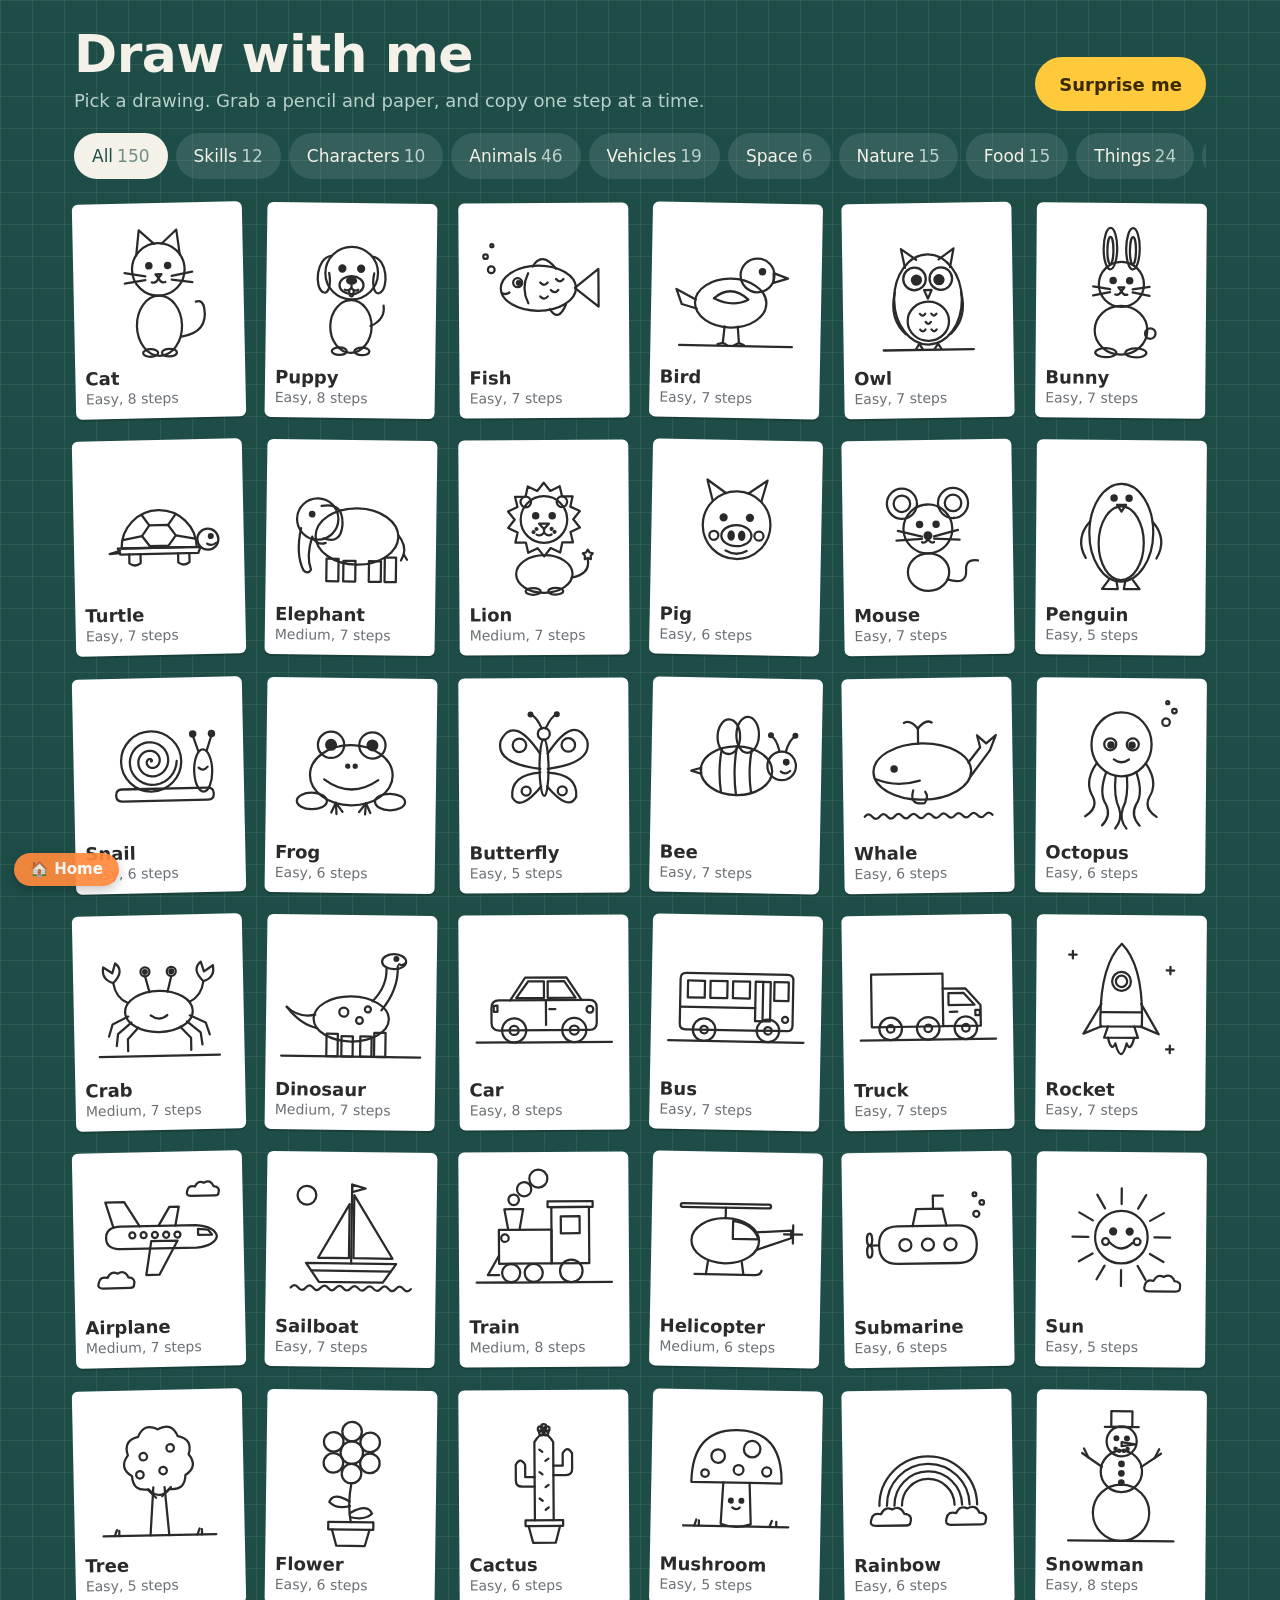
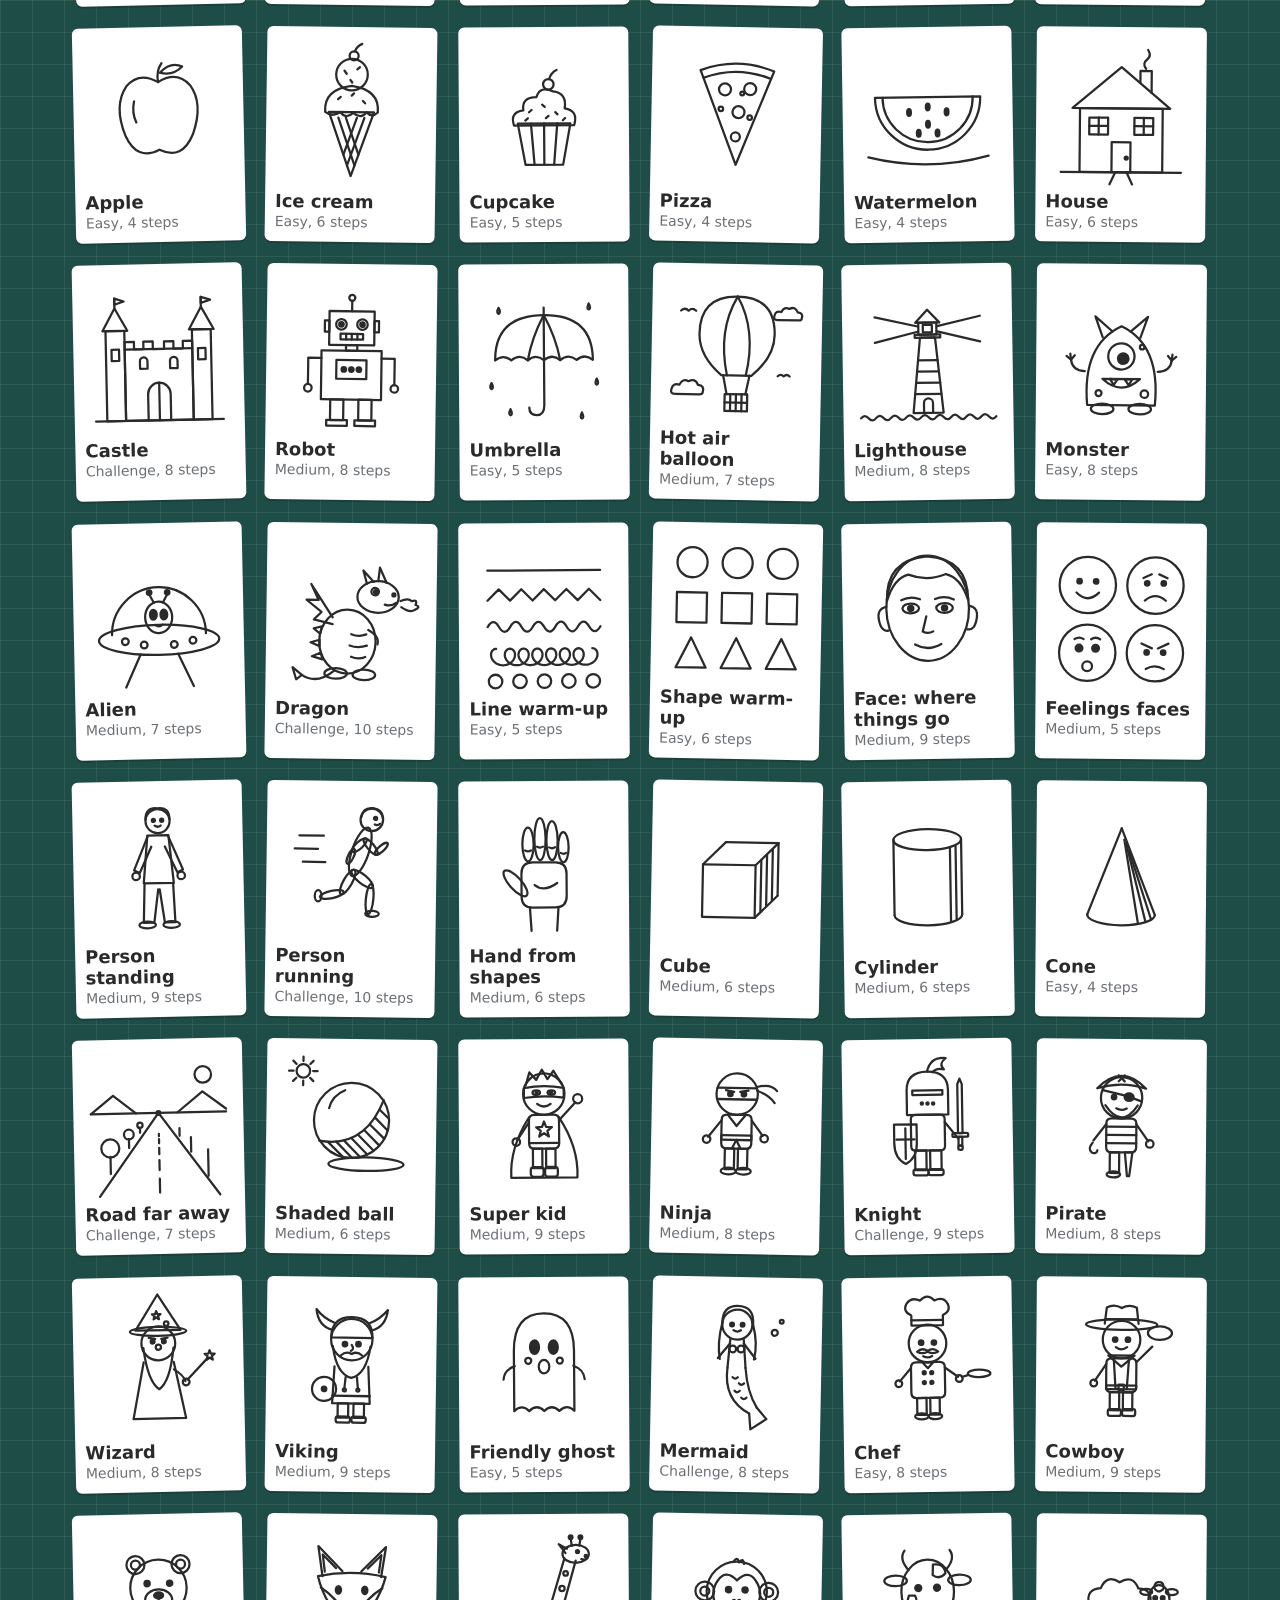
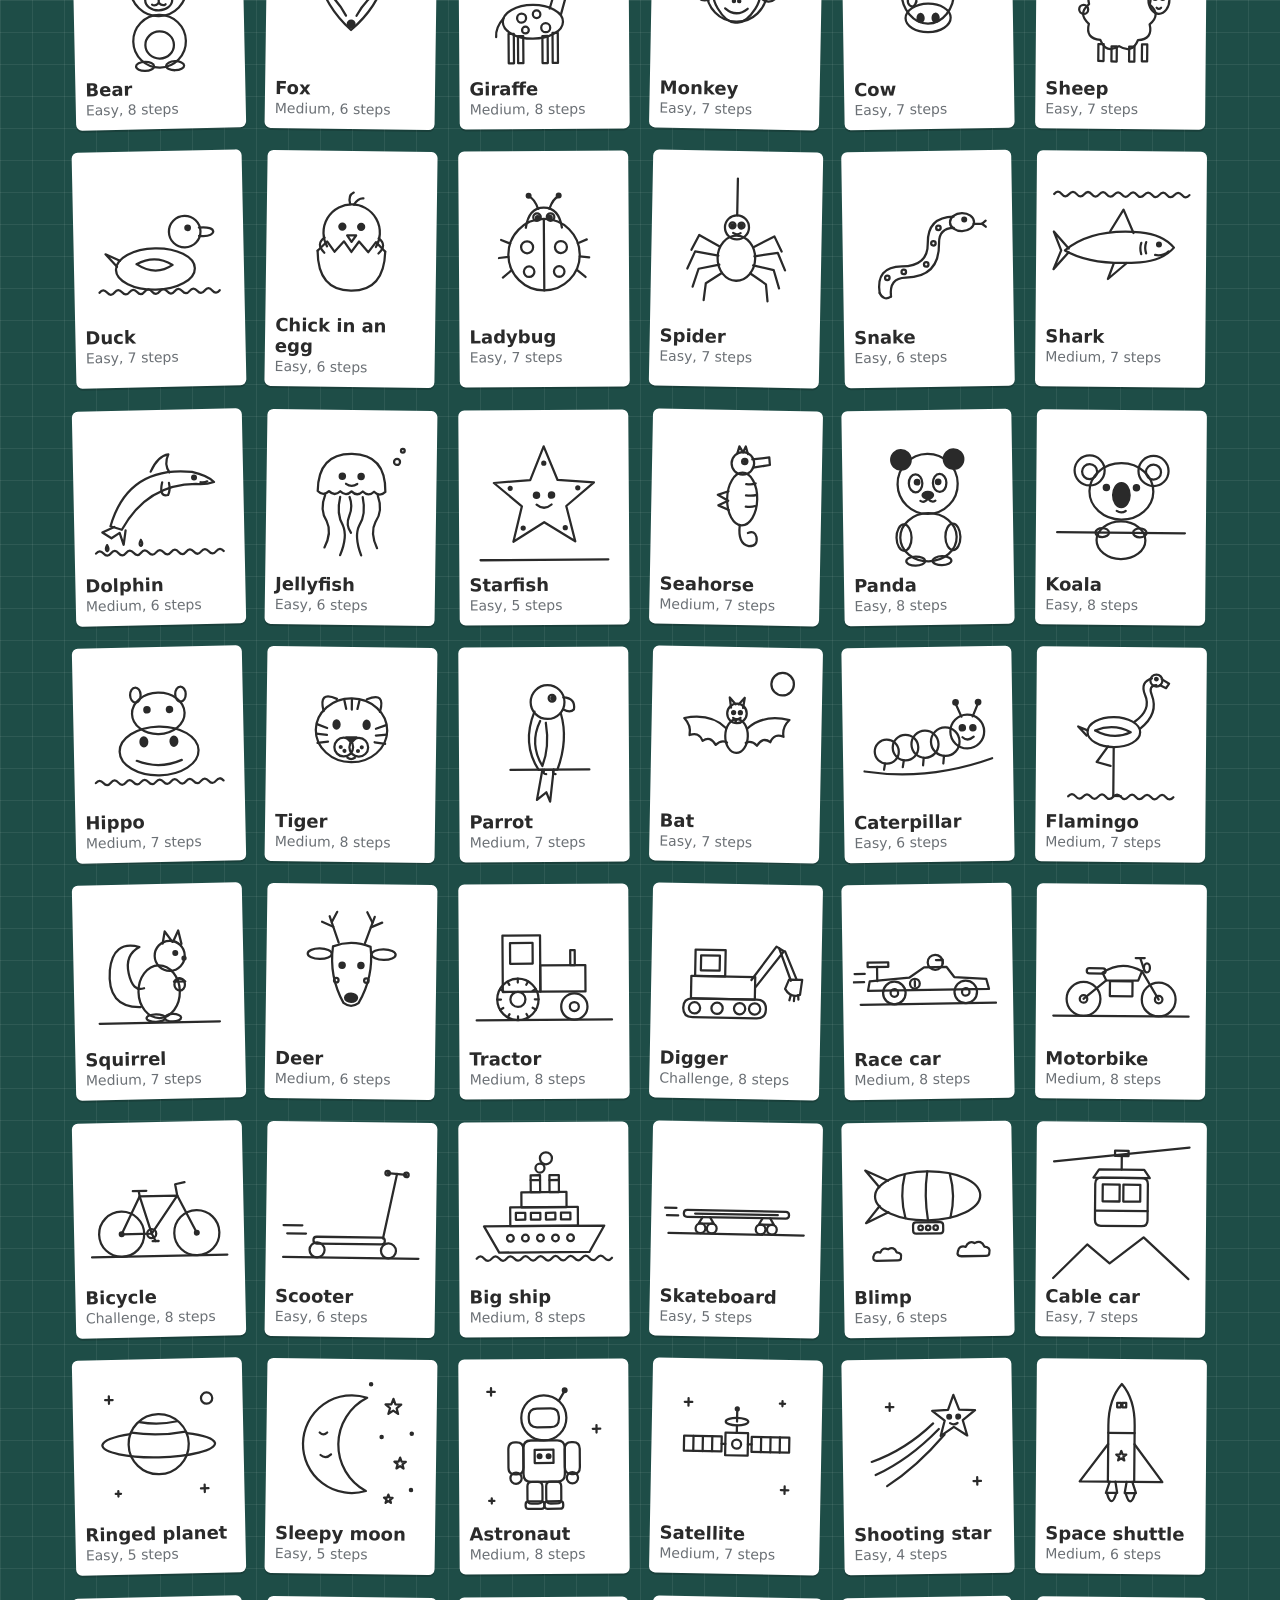
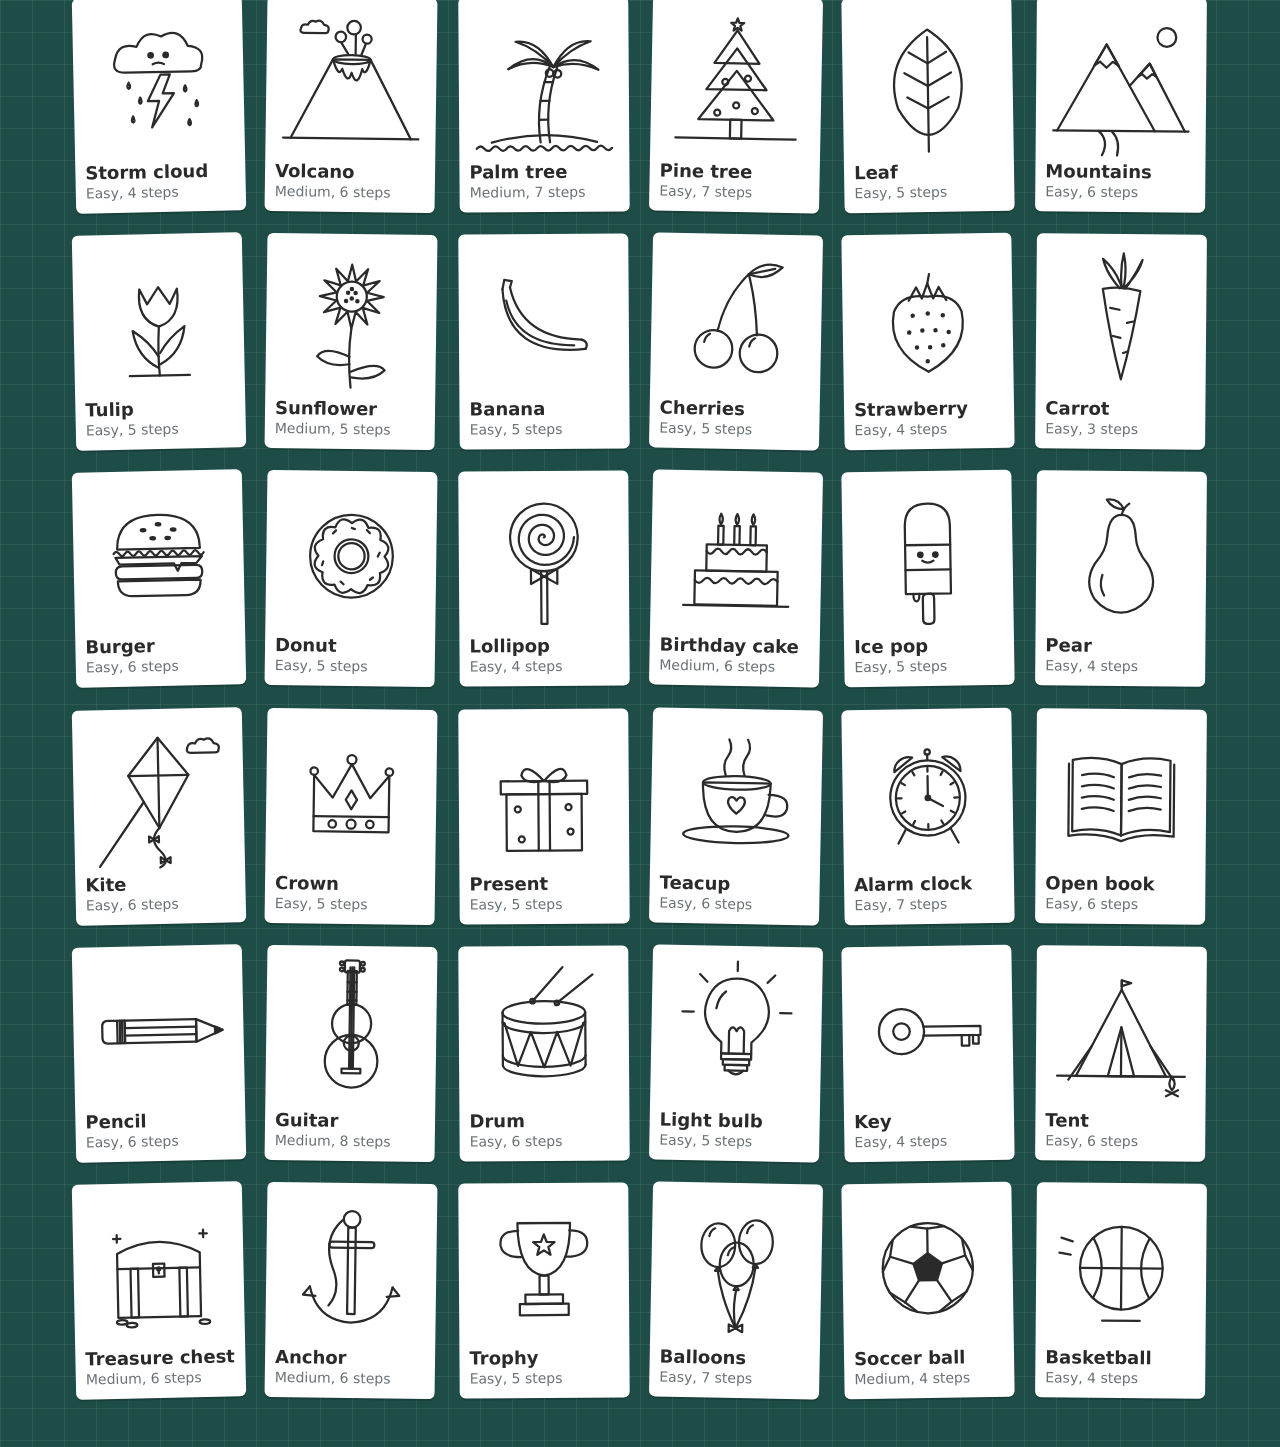
<file: draw-with-me.html>
<!DOCTYPE html>
<html lang="en">
<head>
<meta charset="utf-8">
<meta name="viewport" content="width=device-width, initial-scale=1, viewport-fit=cover">
<meta name="apple-mobile-web-app-capable" content="yes">
<title>Draw with me</title>
<style>
:root {
  --mat: #1E4D47;
  --mat-line: rgba(255, 255, 255, 0.07);
  --mat-text: #F3F1E8;
  --mat-soft: #B9CFC9;
  --paper: #FFFFFF;
  --ink: #2A2A2A;
  --new: #F26B1D;
  --old: #A3A8AE;
  --ghost: #D3D6DA;
  --start: #1E9E62;
  --pencil: #FFC93C;
  --pencil-ink: #3B2A00;
  --chip: rgba(255, 255, 255, 0.10);
  --radius: 14px;
  --font: ui-rounded, "SF Pro Rounded", "Nunito", "Segoe UI", system-ui, -apple-system, sans-serif;
  color-scheme: light;
  box-sizing: border-box;
  padding-top: env(safe-area-inset-top, 0px);
  padding-bottom: env(safe-area-inset-bottom, 0px);
}
@media (prefers-color-scheme: dark) {
  :root { --mat: #14332F; --paper: #F4F3EE; --chip: rgba(255, 255, 255, 0.08); color-scheme: dark; }
}
*, *::before, *::after { box-sizing: inherit; }
html, body { height: 100%; margin: 0; }
body {
  font-family: var(--font);
  color: var(--mat-text);
  background-color: var(--mat);
  background-image:
    linear-gradient(var(--mat-line) 1px, transparent 1px),
    linear-gradient(90deg, var(--mat-line) 1px, transparent 1px);
  background-size: 32px 32px;
  -webkit-text-size-adjust: 100%;
  -webkit-tap-highlight-color: transparent;
}
button { font: inherit; color: inherit; touch-action: manipulation; cursor: pointer; }
button:focus-visible, .card:focus-visible { outline: 3px solid var(--pencil); outline-offset: 3px; }
[hidden] { display: none !important; }

/* ---------- Home ---------- */
#home { max-width: 1180px; margin: 0 auto; padding: 28px 24px 48px; }
.home-head { display: flex; flex-wrap: wrap; align-items: end; justify-content: space-between; gap: 16px 24px; margin-bottom: 22px; }
.home-head h1 { font-size: clamp(34px, 5vw, 52px); line-height: 1; margin: 0; font-weight: 800; letter-spacing: -0.01em; }
.home-head p { margin: 10px 0 0; font-size: 18px; color: var(--mat-soft); }
.surprise {
  border: 0; border-radius: 999px; background: var(--pencil); color: var(--pencil-ink);
  font-weight: 700; font-size: 18px; padding: 14px 24px; min-height: 54px;
}
.surprise:active { transform: scale(0.97); }
.chips { display: flex; gap: 8px; overflow-x: auto; padding-bottom: 6px; margin-bottom: 18px; scrollbar-width: none; }
.chip {
  flex: none; border: 0; border-radius: 999px; background: var(--chip); color: var(--mat-text);
  font-size: 17px; padding: 10px 18px; min-height: 46px;
}
.chip span { color: var(--mat-soft); margin-left: 4px; }
.chip[aria-pressed="true"] { background: var(--mat-text); color: var(--mat); }
.chip[aria-pressed="true"] span { color: var(--mat); opacity: 0.6; }
.grid { display: grid; grid-template-columns: repeat(auto-fill, minmax(160px, 1fr)); gap: 22px; }
.card {
  position: relative; background: var(--paper); color: var(--ink); border: 0; border-radius: 6px;
  padding: 10px 10px 12px; text-align: left; box-shadow: 0 2px 0 rgba(0, 0, 0, 0.18);
  transform: rotate(var(--tilt, 0deg)); transition: transform 0.15s ease;
}
.card:active { transform: rotate(0deg) scale(0.97); }
.card svg { display: block; width: 100%; aspect-ratio: 1; }
.card .name { display: block; font-size: 18px; font-weight: 700; margin-top: 4px; }
.card .meta { display: block; font-size: 14px; color: #6B7075; margin-top: 2px; }
.card .done {
  position: absolute; top: 8px; right: 8px; background: var(--start); color: #fff; font-size: 13px; font-weight: 700;
  border-radius: 999px; padding: 3px 9px;
}

/* ---------- Lesson ---------- */
#lesson { height: 100%; display: flex; flex-direction: column; padding: 14px 20px 18px; gap: 14px; }
.bar { display: flex; align-items: center; gap: 14px; min-height: 52px; }
.back {
  border: 0; background: var(--chip); border-radius: 999px; padding: 10px 18px 10px 14px; font-size: 17px; min-height: 48px;
  display: inline-flex; align-items: center; gap: 6px;
}
.bar h2 { margin: 0; font-size: 26px; font-weight: 800; flex: 1; min-width: 0; white-space: nowrap; overflow: hidden; text-overflow: ellipsis; }
.counter { font-size: 17px; color: var(--mat-soft); white-space: nowrap; }
.work { flex: 1; min-height: 0; display: grid; grid-template-columns: minmax(0, 1fr) minmax(300px, 380px); gap: 24px; align-items: center; }
.stage-wrap { height: 100%; min-height: 0; display: flex; align-items: center; justify-content: center; }
.stage {
  height: 100%; max-height: 100%; max-width: 100%; aspect-ratio: 1; background: var(--paper); border-radius: 6px;
  box-shadow: 0 3px 0 rgba(0, 0, 0, 0.22); border: 0; padding: 0; display: block;
}
.stage svg { display: block; width: 100%; height: 100%; }
.panel { display: flex; flex-direction: column; gap: 18px; }
.pips { display: flex; flex-wrap: wrap; gap: 6px; }
.pip { width: 22px; height: 8px; border-radius: 4px; background: var(--chip); }
.pip.past { background: var(--mat-soft); }
.pip.now { background: var(--new); width: 34px; }
.say { font-size: clamp(24px, 2.6vw, 32px); line-height: 1.3; font-weight: 700; margin: 0; min-height: 3.9em; }
.sub { font-size: 17px; line-height: 1.45; color: var(--mat-soft); margin: -6px 0 0; }
.controls { display: grid; grid-template-columns: 1fr 1fr; gap: 10px; }
.btn {
  border: 0; border-radius: var(--radius); background: var(--chip); color: var(--mat-text); font-size: 19px; font-weight: 700;
  min-height: 62px; padding: 10px 12px; white-space: nowrap; display: inline-flex; align-items: center; justify-content: center; gap: 8px;
}
.btn:disabled { opacity: 0.35; cursor: default; }
.btn:not(:disabled):active { transform: scale(0.97); }
.btn.primary { grid-column: 1 / -1; background: var(--pencil); color: var(--pencil-ink); font-size: 22px; min-height: 72px; }
.btn svg { width: 22px; height: 22px; flex: none; }
.speed { display: flex; align-items: center; gap: 8px; font-size: 16px; color: var(--mat-soft); }
.speed button { border: 0; background: var(--chip); border-radius: 999px; padding: 8px 14px; min-height: 40px; font-size: 16px; }
.speed button[aria-pressed="true"] { background: var(--mat-text); color: var(--mat); }
.legend { display: flex; flex-wrap: wrap; gap: 6px 16px; font-size: 15px; color: var(--mat-soft); }
.legend i { display: inline-block; width: 18px; height: 4px; border-radius: 2px; vertical-align: middle; margin-right: 6px; }
.legend i.dash { background: repeating-linear-gradient(90deg, var(--mat-soft) 0 5px, transparent 5px 9px); }
.legend b { display: inline-block; width: 12px; height: 12px; border-radius: 50%; vertical-align: middle; margin-right: 6px; background: var(--start); }

@media (max-aspect-ratio: 1/1), (max-width: 760px) {
  #lesson { height: auto; min-height: 100%; }
  .work { grid-template-columns: 1fr; align-items: start; }
  .stage-wrap { height: auto; }
  .stage { width: min(100%, 58vh); height: auto; }
  .say { min-height: 0; }
}
@media (prefers-reduced-motion: no-preference) {
  .cheer { animation: cheer 0.6s ease-out; }
  @keyframes cheer { 0% { transform: scale(0.92) rotate(-2deg); } 60% { transform: scale(1.03) rotate(1deg); } 100% { transform: none; } }
}
</style>
</head>
<body>

<main id="home">
  <div class="home-head">
    <div>
      <h1>Draw with me</h1>
      <p>Pick a drawing. Grab a pencil and paper, and copy one step at a time.</p>
    </div>
    <button class="surprise" id="surprise">Surprise me</button>
  </div>
  <div class="chips" id="chips" role="toolbar" aria-label="Kinds of drawings"></div>
  <div class="grid" id="grid"></div>
</main>

<section id="lesson" hidden>
  <div class="bar">
    <button class="back" id="backHome" aria-label="Back to all drawings">
      <svg width="20" height="20" viewBox="0 0 24 24" fill="none" stroke="currentColor" stroke-width="2.5" stroke-linecap="round" stroke-linejoin="round" aria-hidden="true"><path d="M15 6l-6 6 6 6"/></svg>
      All drawings
    </button>
    <h2 id="title"></h2>
    <span class="counter" id="counter"></span>
  </div>
  <div class="work">
    <div class="stage-wrap">
      <button class="stage" id="stage" aria-label="Watch this step again">
        <svg id="svg" viewBox="0 0 400 400" fill="none" stroke-linecap="round" stroke-linejoin="round">
          <g id="layer"></g>
          <circle id="dot" r="9" style="fill: var(--start)" stroke="#fff" stroke-width="3" opacity="0"></circle>
        </svg>
      </button>
    </div>
    <div class="panel">
      <div class="pips" id="pips" aria-hidden="true"></div>
      <p class="say" id="say" aria-live="polite"></p>
      <p class="sub" id="sub"></p>
      <div class="controls">
        <button class="btn" id="prev">
          <svg viewBox="0 0 24 24" fill="none" stroke="currentColor" stroke-width="2.5" stroke-linecap="round" stroke-linejoin="round" aria-hidden="true"><path d="M15 6l-6 6 6 6"/></svg>
          Back
        </button>
        <button class="btn" id="again">
          <svg viewBox="0 0 24 24" fill="none" stroke="currentColor" stroke-width="2.5" stroke-linecap="round" stroke-linejoin="round" aria-hidden="true"><path d="M4 12a8 8 0 1 0 2.5-5.8"/><path d="M4 4v5h5"/></svg>
          <span id="againLabel">Watch again</span>
        </button>
        <button class="btn primary" id="next"></button>
      </div>
      <div class="speed" id="speedRow">
        Speed
        <button data-speed="1.8" aria-pressed="false">Slow</button>
        <button data-speed="1" aria-pressed="true">Normal</button>
        <button data-speed="0.55" aria-pressed="false">Fast</button>
      </div>
      <div class="legend" id="legend">
        <span><b></b>Start here</span>
        <span><i style="background: var(--new)"></i>Draw this now</span>
        <span><i style="background: var(--old)"></i>Already drawn</span>
        <span id="legendGuide"><i class="dash"></i>Light guide line</span>
      </div>
    </div>
  </div>
</section>

<script>
/* Shape helpers. Every shape is a path whose point order is the drawing order. */
const r1 = n => Math.round(n * 10) / 10;
const C = (cx, cy, r) => `M${cx} ${cy - r} A${r} ${r} 0 0 0 ${cx} ${cy + r} A${r} ${r} 0 0 0 ${cx} ${cy - r}`;
const E = (cx, cy, rx, ry) => `M${cx} ${cy - ry} A${rx} ${ry} 0 0 0 ${cx} ${cy + ry} A${rx} ${ry} 0 0 0 ${cx} ${cy - ry}`;
const L = (...p) => { let s = `M${p[0]} ${p[1]}`; for (let i = 2; i < p.length; i += 2) s += ` L${p[i]} ${p[i + 1]}`; return s; };
const Z = (...p) => L(...p) + ' Z';
const R = (x, y, w, h) => `M${x} ${y} L${x + w} ${y} L${x + w} ${y + h} L${x} ${y + h} Z`;
const RR = (x, y, w, h, r) => `M${x + r} ${y} L${x + w - r} ${y} Q${x + w} ${y} ${x + w} ${y + r} L${x + w} ${y + h - r} Q${x + w} ${y + h} ${x + w - r} ${y + h} L${x + r} ${y + h} Q${x} ${y + h} ${x} ${y + h - r} L${x} ${y + r} Q${x} ${y} ${x + r} ${y} Z`;
const dot = (cx, cy, r) => ({ d: C(cx, cy, r), f: 1 });
const fill = d => ({ d, f: 1 });
const rays = (cx, cy, a, b, n, off = 0) => {
  const out = [];
  for (let i = 0; i < n; i++) {
    const t = (off + i * 360 / n - 90) * Math.PI / 180;
    out.push(L(r1(cx + a * Math.cos(t)), r1(cy + a * Math.sin(t)), r1(cx + b * Math.cos(t)), r1(cy + b * Math.sin(t))));
  }
  return out;
};
const zig = (cx, cy, ro, ri, n) => {
  const p = [];
  for (let i = 0; i < n * 2; i++) {
    const t = (i * 180 / n - 90) * Math.PI / 180, r = i % 2 ? ri : ro;
    p.push(r1(cx + r * Math.cos(t)), r1(cy + r * Math.sin(t)));
  }
  return Z(...p);
};
const bumpy = (cx, cy, r, n) => {
  const pt = (a, rr) => { const t = (a - 90) * Math.PI / 180; return [r1(cx + rr * Math.cos(t)), r1(cy + rr * Math.sin(t))]; };
  let [x, y] = pt(0, r); let s = `M${x} ${y}`;
  for (let i = 1; i <= n; i++) {
    const a0 = -(i - 1) * 360 / n, a1 = -i * 360 / n;
    const [qx, qy] = pt((a0 + a1) / 2, r * 1.32); const [ex, ey] = pt(a1, r);
    s += ` Q${qx} ${qy} ${ex} ${ey}`;
  }
  return s;
};
const spiral = (cx, cy, rmax, turns) => {
  const p = [], steps = turns * 36;
  for (let i = 0; i <= steps; i++) {
    const t = i / steps, a = -t * turns * 2 * Math.PI, r = rmax * t;
    p.push(r1(cx + r * Math.cos(a)), r1(cy + r * Math.sin(a)));
  }
  return L(...p);
};
const cloud = (cx, cy, s = 1) => {
  const P = (x, y) => `${r1(cx + x * s)} ${r1(cy + y * s)}`;
  return `M${P(-40, 15)} Q${P(-58, 15)} ${P(-52, -2)} Q${P(-48, -22)} ${P(-26, -16)} Q${P(-16, -38)} ${P(4, -28)} Q${P(26, -40)} ${P(36, -16)} Q${P(58, -14)} ${P(52, 6)} Q${P(52, 15)} ${P(40, 15)} Z`;
};
const drop = (x, y) => `M${x} ${y} Q${x + 7} ${y + 13} ${x} ${y + 16} Q${x - 7} ${y + 13} ${x} ${y}`;
const waves = (x0, x1, y, w = 40, h = 12) => {
  let s = `M${x0} ${y} Q${x0 + w / 4} ${y - h} ${x0 + w / 2} ${y}`;
  for (let x = x0 + w / 2; x < x1 - 1; x += w / 2) s += ` T${x + w / 2} ${y}`;
  return s;
};
const petals = (cx, cy, d, r, n) => {
  const out = [];
  for (let i = 0; i < n; i++) {
    const t = (i * 360 / n - 90) * Math.PI / 180;
    out.push(C(r1(cx + d * Math.cos(t)), r1(cy + d * Math.sin(t)), r));
  }
  return out;
};

/* Lessons. lv: 1 easy, 2 medium, 3 challenge. Each step: t = what to do, s = shapes. */
const LESSONS = [
  // ---------------- Animals ----------------
  { id: 'cat', n: 'Cat', c: 'Animals', lv: 1, steps: [
    { t: 'Draw a big circle for the head.', s: [C(200, 150, 70)] },
    { t: 'Add two pointy triangle ears on top.', s: [L(142, 112, 150, 45, 190, 82), L(258, 112, 250, 45, 210, 82)] },
    { t: 'Two dots for the eyes.', s: [dot(175, 140, 7), dot(225, 140, 7)] },
    { t: 'A small upside-down triangle nose, then a mouth like a "w".', s: [Z(192, 163, 208, 163, 200, 173), 'M200 173 Q194 188 182 184', 'M200 173 Q206 188 218 184'] },
    { t: 'Two whiskers on each side.', s: [L(165, 168, 110, 158), L(165, 178, 110, 186), L(235, 168, 290, 158), L(235, 178, 290, 186)] },
    { t: 'Draw a tall oval under the head for the body.', s: [E(200, 300, 60, 80)] },
    { t: 'Two small ovals at the bottom for paws.', s: [E(175, 372, 20, 10), E(225, 372, 20, 10)] },
    { t: 'Finish with a curly tail.', s: ['M258 330 Q330 320 320 255 Q316 232 298 238'] },
  ]},
  { id: 'dog', n: 'Puppy', c: 'Animals', lv: 1, steps: [
    { t: 'Draw a circle for the head.', s: [C(200, 160, 70)] },
    { t: 'Add two floppy ears hanging down the sides.', s: ['M145 115 C105 120 100 200 125 212 C140 218 146 190 140 160', 'M255 115 C295 120 300 200 275 212 C260 218 254 190 260 160'] },
    { t: 'Two dots for eyes.', s: [dot(175, 148, 8), dot(225, 148, 8)] },
    { t: 'An oval for the snout, and a dark oval nose at the top of it.', s: [E(200, 192, 32, 24), fill(E(200, 180, 12, 8))] },
    { t: 'A line down from the nose, a smile, and a little tongue.', s: [L(200, 188, 200, 200), 'M200 200 Q190 210 182 204', 'M200 200 Q210 210 218 204', 'M194 206 Q194 222 200 222 Q206 222 206 206'] },
    { t: 'An oval body under the head.', s: [E(200, 302, 55, 70)] },
    { t: 'Two oval paws at the bottom.', s: [E(170, 368, 20, 10), E(230, 368, 20, 10)] },
    { t: 'A happy wagging tail.', s: ['M252 300 Q292 282 286 245'] },
  ]},
  { id: 'fish', n: 'Fish', c: 'Animals', lv: 1, steps: [
    { t: 'Draw a wide oval for the body.', s: [E(185, 200, 100, 60)] },
    { t: 'Add a triangle tail on the right.', s: [Z(282, 200, 345, 150, 345, 250)] },
    { t: 'A circle eye with a dot inside.', s: [C(130, 185, 12), dot(133, 186, 5)] },
    { t: 'A small smile, and a curved line for the gill.', s: ['M88 212 Q98 218 108 211', 'M158 160 Q138 200 158 240'] },
    { t: 'A fin on top and a small fin at the bottom.', s: ['M170 142 Q195 100 232 148', 'M215 256 Q238 292 258 244'] },
    { t: 'Draw little "u" shapes for scales.', s: ['M190 185 Q200 197 210 185', 'M218 205 Q228 217 238 205', 'M190 222 Q200 234 210 222', 'M232 176 Q242 188 252 176'] },
    { t: 'Three bubbles, getting smaller as they go up.', s: [C(60, 150, 9), C(45, 115, 6), C(62, 86, 4)] },
  ]},
  { id: 'bird', n: 'Bird', c: 'Animals', lv: 1, steps: [
    { t: 'Draw a wide oval for the body.', s: [E(185, 240, 95, 65)] },
    { t: 'A circle for the head, up on the right.', s: [C(255, 165, 45)] },
    { t: 'A triangle beak and a dot eye.', s: [Z(298, 158, 336, 172, 298, 184), dot(268, 155, 7)] },
    { t: 'A leaf shape for the wing.', s: ['M140 228 Q185 188 232 230 Q190 252 140 228'] },
    { t: 'A pointy tail on the left.', s: [L(92, 232, 40, 205, 55, 245, 95, 256)] },
    { t: 'Two thin legs with little feet.', s: [L(170, 302, 166, 346), L(205, 302, 209, 346), L(152, 350, 166, 346, 178, 352), L(196, 352, 209, 346, 222, 351)] },
    { t: 'A branch for it to sit on.', s: ['M50 354 L350 354'] },
  ]},
  { id: 'owl', n: 'Owl', c: 'Animals', lv: 1, steps: [
    { t: 'Draw a big tall oval for the body.', s: [E(200, 230, 90, 120)] },
    { t: 'Two pointy feather tufts on top.', s: [L(140, 145, 130, 95, 170, 124), L(260, 145, 270, 95, 230, 124)] },
    { t: 'Two big circle eyes.', s: [C(165, 175, 30), C(235, 175, 30)] },
    { t: 'Dark pupils and a small triangle beak.', s: [dot(170, 178, 12), dot(230, 178, 12), Z(190, 205, 210, 205, 200, 228)] },
    { t: 'A circle belly with little "u" feathers.', s: [E(200, 288, 55, 52), 'M178 268 Q185 278 192 268', 'M208 268 Q215 278 222 268', 'M193 290 Q200 300 207 290', 'M178 310 Q185 320 192 310', 'M208 310 Q215 320 222 310'] },
    { t: 'A curved wing on each side.', s: ['M112 210 Q95 280 140 322', 'M288 210 Q305 280 260 322'] },
    { t: 'Little claws and a branch.', s: [L(166, 362, 175, 348, 184, 362), L(216, 362, 225, 348, 234, 362), L(80, 364, 320, 364)] },
  ]},
  { id: 'rabbit', n: 'Bunny', c: 'Animals', lv: 1, steps: [
    { t: 'Draw a circle for the head.', s: [C(200, 190, 60)] },
    { t: 'Two long ovals for ears.', s: [E(170, 95, 18, 55), E(230, 95, 18, 55)] },
    { t: 'A thinner oval inside each ear.', s: [E(170, 100, 8, 36), E(230, 100, 8, 36)] },
    { t: 'Dot eyes and a little triangle nose.', s: [dot(178, 180, 7), dot(222, 180, 7), Z(192, 198, 208, 198, 200, 208)] },
    { t: 'A mouth and two whiskers on each side.', s: ['M200 208 Q193 221 184 217', 'M200 208 Q207 221 216 217', L(170, 203, 125, 196), L(170, 211, 125, 220), L(230, 203, 275, 196), L(230, 211, 275, 220)] },
    { t: 'A round body under the head.', s: [E(200, 312, 70, 65)] },
    { t: 'Two big oval feet and a fluffy round tail.', s: [E(160, 372, 28, 12), E(240, 372, 28, 12), C(278, 320, 14)] },
  ]},
  { id: 'turtle', n: 'Turtle', c: 'Animals', lv: 1, steps: [
    { t: 'Draw a half circle, like a hill, for the shell.', s: ['M100 260 A100 100 0 0 1 300 260 Z'] },
    { t: 'A thin band along the bottom of the shell.', s: [Z(90, 260, 310, 260, 304, 276, 96, 276)] },
    { t: 'A six-sided shape in the middle of the shell.', s: [Z(175, 200, 225, 200, 245, 228, 225, 255, 175, 255, 155, 228)] },
    { t: 'Lines from its corners out to the edge.', s: [L(175, 200, 155, 172), L(225, 200, 245, 172), L(155, 228, 104, 238), L(245, 228, 296, 238)] },
    { t: 'A circle head with an eye and a smile.', s: [C(330, 240, 28), dot(338, 232, 5), 'M328 252 Q340 260 352 250'] },
    { t: 'Two short legs.', s: ['M120 276 L120 300 Q135 312 150 300 L150 276', 'M250 276 L250 300 Q265 312 280 300 L280 276'] },
    { t: 'A tiny pointy tail.', s: [L(96, 266, 68, 274, 96, 272)] },
  ]},
  { id: 'elephant', n: 'Elephant', c: 'Animals', lv: 2, steps: [
    { t: 'Draw a big wide oval for the body.', s: [E(215, 230, 110, 75)] },
    { t: 'A circle for the head on the left.', s: [C(110, 185, 55)] },
    { t: 'A big floppy ear on the head.', s: ['M120 150 Q178 138 176 200 Q172 252 126 236'] },
    { t: 'A long curly trunk going down.', s: ['M66 210 Q52 280 74 322 Q86 334 94 320 Q80 285 96 232'] },
    { t: 'A dot eye and a small tusk.', s: [dot(95, 172, 6), 'M98 236 Q112 256 132 248'] },
    { t: 'Four thick legs.', s: [R(135, 290, 32, 60), R(180, 295, 32, 55), R(248, 295, 32, 55), R(290, 285, 30, 65)] },
    { t: 'A thin tail with a tuft at the end.', s: ['M325 225 Q346 250 340 276', L(340, 276, 333, 292), L(340, 276, 349, 290)] },
  ]},
  { id: 'lion', n: 'Lion', c: 'Animals', lv: 2, steps: [
    { t: 'Draw a circle for the face.', s: [C(200, 185, 62)] },
    { t: 'A zigzag around the face for the mane.', s: [zig(200, 185, 98, 78, 14)] },
    { t: 'Two small round ears.', s: [C(152, 138, 14), C(248, 138, 14)] },
    { t: 'Dot eyes and a triangle nose.', s: [dot(178, 175, 7), dot(222, 175, 7), Z(187, 196, 213, 196, 200, 210)] },
    { t: 'A mouth and little whisker dots.', s: [L(200, 210, 200, 220), 'M200 220 Q190 231 180 225', 'M200 220 Q210 231 220 225', dot(180, 210, 2.5), dot(172, 218, 2.5), dot(220, 210, 2.5), dot(228, 218, 2.5)] },
    { t: 'An oval body under the mane, with two paws.', s: [E(200, 330, 75, 50), E(170, 376, 20, 9), E(230, 376, 20, 9)] },
    { t: 'A long tail with a zigzag tuft.', s: ['M272 340 Q322 332 316 292', zig(316, 280, 14, 8, 5)] },
  ]},
  { id: 'pig', n: 'Pig', c: 'Animals', lv: 1, steps: [
    { t: 'Draw a big circle for the head.', s: [C(200, 200, 90)] },
    { t: 'Two triangle ears on top.', s: [L(135, 135, 120, 80, 170, 115), L(265, 135, 280, 80, 230, 115)] },
    { t: 'An oval snout in the middle.', s: [E(200, 228, 40, 28)] },
    { t: 'Two dark oval nostrils.', s: [fill(E(186, 228, 7, 11)), fill(E(214, 228, 7, 11))] },
    { t: 'Two dot eyes above the snout.', s: [dot(165, 180, 8), dot(235, 180, 8)] },
    { t: 'A smile and two round cheeks.', s: ['M172 268 Q200 284 228 268', C(140, 228, 12), C(260, 228, 12)] },
  ]},
  { id: 'mouse', n: 'Mouse', c: 'Animals', lv: 1, steps: [
    { t: 'Draw a circle for the head.', s: [C(200, 210, 65)] },
    { t: 'Two big round ears.', s: [C(132, 142, 40), C(268, 142, 40)] },
    { t: 'A smaller circle inside each ear.', s: [C(132, 142, 22), C(268, 142, 22)] },
    { t: 'Dot eyes and a round nose.', s: [dot(178, 198, 7), dot(222, 198, 7), dot(200, 228, 9)] },
    { t: 'Whiskers and a small mouth.', s: [L(184, 230, 120, 214), L(184, 236, 116, 240), L(216, 230, 280, 214), L(216, 236, 284, 240), 'M200 237 Q192 250 184 245', 'M200 237 Q208 250 216 245'] },
    { t: 'An oval body below.', s: [E(200, 325, 55, 50)] },
    { t: 'A long curvy tail.', s: ['M250 345 Q302 362 300 322 Q298 290 332 296'] },
  ]},
  { id: 'penguin', n: 'Penguin', c: 'Animals', lv: 1, steps: [
    { t: 'Draw a tall oval for the body.', s: [E(200, 220, 85, 130)] },
    { t: 'A smaller oval inside for the white belly.', s: [E(200, 248, 60, 98)] },
    { t: 'Two dot eyes and a triangle beak.', s: [dot(180, 128, 7), dot(220, 128, 7), Z(188, 146, 212, 146, 200, 164)] },
    { t: 'A wing on each side.', s: ['M117 190 Q76 236 106 288', 'M283 190 Q324 236 294 288'] },
    { t: 'Two flat feet.', s: [L(168, 346, 150, 370, 192, 370, 188, 348), L(232, 346, 250, 370, 208, 370, 212, 348)] },
  ]},
  { id: 'snail', n: 'Snail', c: 'Animals', lv: 1, steps: [
    { t: 'Draw a big circle for the shell.', s: [C(180, 195, 80)] },
    { t: 'A spiral inside. Start in the middle and go round and out.', s: [spiral(180, 195, 68, 3)] },
    { t: 'A long flat body under the shell.', s: [RR(85, 268, 260, 32, 16)] },
    { t: 'A tall oval head on the right.', s: [E(318, 222, 24, 56)] },
    { t: 'Two eye stalks with dots on top.', s: [L(306, 170, 292, 128), L(328, 170, 342, 128), dot(292, 124, 7), dot(342, 124, 7)] },
    { t: 'A big smile.', s: ['M306 214 Q318 226 330 212'] },
  ]},
  { id: 'frog', n: 'Frog', c: 'Animals', lv: 1, steps: [
    { t: 'Draw a wide oval for the head and body.', s: [E(200, 232, 110, 80)] },
    { t: 'Two circle eyes sitting on top.', s: [C(145, 152, 35), C(255, 152, 35)] },
    { t: 'Big dark pupils.', s: [dot(145, 152, 13), dot(255, 152, 13)] },
    { t: 'A very wide smile and two tiny nostrils.', s: ['M128 244 Q200 296 272 244', dot(190, 208, 4), dot(210, 208, 4)] },
    { t: 'Oval back legs on each side.', s: [E(96, 302, 40, 22), E(304, 302, 40, 22)] },
    { t: 'Front feet with three toes each.', s: [L(160, 306, 148, 332), L(160, 306, 162, 336), L(160, 306, 178, 330), L(240, 306, 252, 332), L(240, 306, 238, 336), L(240, 306, 222, 330)] },
  ]},
  { id: 'butterfly', n: 'Butterfly', c: 'Animals', lv: 1, steps: [
    { t: 'Draw a thin tall oval for the body.', s: [E(200, 212, 12, 75)] },
    { t: 'A small circle head and two curly antennae.', s: [C(200, 122, 16), 'M195 108 Q180 75 165 70', 'M205 108 Q220 75 235 70', dot(165, 70, 5), dot(235, 70, 5)] },
    { t: 'Two big wings on top.', s: ['M190 175 Q120 70 85 140 Q70 200 190 215', 'M210 175 Q280 70 315 140 Q330 200 210 215'] },
    { t: 'Two smaller wings below.', s: ['M190 225 Q110 230 115 290 Q135 330 192 262', 'M210 225 Q290 230 285 290 Q265 330 208 262'] },
    { t: 'Circles on the wings to make a pattern. Make both sides match!', s: [C(135, 152, 18), C(265, 152, 18), C(152, 274, 12), C(248, 274, 12)] },
  ]},
  { id: 'bee', n: 'Bee', c: 'Animals', lv: 1, steps: [
    { t: 'Draw a wide oval for the body.', s: [E(200, 220, 95, 65)] },
    { t: 'Three curved stripes across the body.', s: ['M160 162 Q150 220 160 278', 'M200 155 Q190 220 200 285', 'M240 162 Q230 220 240 278'] },
    { t: 'A circle head on the right.', s: [C(320, 205, 38)] },
    { t: 'A dot eye and a smile.', s: [dot(332, 195, 6), 'M318 220 Q330 230 343 218'] },
    { t: 'Two antennae with dots on the ends.', s: ['M314 168 Q305 132 290 126', 'M330 168 Q340 132 355 126', dot(290, 124, 5), dot(355, 124, 5)] },
    { t: 'Two oval wings on top.', s: [E(178, 130, 30, 46), E(228, 124, 30, 48)] },
    { t: 'A pointy stinger at the back.', s: [Z(106, 214, 80, 222, 106, 230)] },
  ]},
  { id: 'whale', n: 'Whale', c: 'Animals', lv: 1, steps: [
    { t: 'Draw a big wide oval for the body.', s: [E(185, 222, 130, 75)] },
    { t: 'A tail at the back, like a "V" with points.', s: [L(308, 200, 340, 160, 332, 128, 356, 150, 382, 128, 366, 168, 314, 236)] },
    { t: 'A dot eye and a long smile.', s: [dot(110, 214, 7), 'M60 240 Q115 264 178 246'] },
    { t: 'A flipper under the body.', s: ['M160 272 Q148 312 190 306 Q202 290 192 276'] },
    { t: 'A water spout on top.', s: [L(175, 148, 175, 105), 'M175 108 Q155 82 138 92', 'M175 108 Q195 82 212 92'] },
    { t: 'Wavy water underneath.', s: [waves(30, 370, 340)] },
  ]},
  { id: 'octopus', n: 'Octopus', c: 'Animals', lv: 1, steps: [
    { t: 'Draw a big oval for the head.', s: [E(200, 150, 80, 85)] },
    { t: 'Two circle eyes with dots.', s: [C(170, 150, 16), dot(172, 152, 7), C(230, 150, 16), dot(228, 152, 7)] },
    { t: 'A little smile.', s: ['M180 190 Q200 205 220 190'] },
    { t: 'Three wiggly arms on the left.', s: ['M135 200 Q100 250 125 290 Q140 320 105 342', 'M160 224 Q140 280 160 310 Q175 340 150 366', 'M185 234 Q180 290 195 320 Q205 350 185 374'] },
    { t: 'Three wiggly arms on the right. Make them match.', s: ['M215 234 Q220 290 205 320 Q195 350 215 374', 'M240 224 Q260 280 240 310 Q225 340 250 366', 'M265 200 Q300 250 275 290 Q260 320 295 342'] },
    { t: 'Bubbles floating up.', s: [C(318, 90, 10), C(340, 60, 6), C(322, 38, 4)] },
  ]},
  { id: 'crab', n: 'Crab', c: 'Animals', lv: 2, steps: [
    { t: 'Draw a wide oval for the body.', s: [E(200, 230, 90, 55)] },
    { t: 'Two eye stalks with round eyes on top.', s: [L(176, 178, 165, 136), L(224, 178, 235, 136), C(165, 124, 12), dot(165, 124, 5), C(235, 124, 12), dot(235, 124, 5)] },
    { t: 'A big smile.', s: ['M178 240 Q200 258 222 240'] },
    { t: 'Two arms reaching up.', s: ['M118 206 Q86 192 80 152', 'M282 206 Q314 192 320 152'] },
    { t: 'Open claws at the end of each arm.', s: ['M80 152 Q48 142 54 110 L78 126 L86 100 Q112 120 80 152', 'M320 152 Q352 142 346 110 L322 126 L314 100 Q288 120 320 152'] },
    { t: 'Three bent legs on each side.', s: [L(118, 242, 76, 262, 66, 294), L(126, 258, 90, 288, 86, 320), L(144, 272, 116, 302, 116, 334), L(282, 242, 324, 262, 334, 294), L(274, 258, 310, 288, 314, 320), L(256, 272, 284, 302, 284, 334)] },
    { t: 'A line of sand to finish.', s: [L(40, 348, 360, 348)] },
  ]},
  { id: 'dino', n: 'Dinosaur', c: 'Animals', lv: 2, steps: [
    { t: 'Draw a big wide oval for the body.', s: [E(200, 250, 100, 60)] },
    { t: 'Two curved lines going up for a long neck.', s: ['M280 226 Q325 170 322 108', 'M256 202 Q295 162 292 112'] },
    { t: 'An oval head, a dot eye and a smile.', s: [E(312, 96, 32, 20), dot(318, 89, 5), 'M325 103 Q335 108 342 100'] },
    { t: 'A long pointy tail.', s: ['M104 240 Q60 250 28 220', 'M110 276 Q64 266 28 220'] },
    { t: 'Four strong legs.', s: [R(135, 290, 30, 60), R(175, 296, 30, 54), R(225, 296, 30, 54), R(262, 286, 30, 64)] },
    { t: 'Spots on its back.', s: [C(180, 232, 12), C(222, 254, 9), C(244, 224, 8)] },
    { t: 'Draw the ground.', s: [L(15, 350, 385, 350)] },
  ]},

  // ---------------- Vehicles ----------------
  { id: 'car', n: 'Car', c: 'Vehicles', lv: 1, steps: [
    { t: 'Draw a long rectangle with round corners.', s: [RR(60, 200, 280, 80, 20)] },
    { t: 'The roof: a slanted line up, across, and down.', s: [L(110, 200, 150, 140, 260, 140, 300, 200)] },
    { t: 'Two windows inside the roof.', s: [Z(126, 194, 158, 150, 200, 150, 200, 194), Z(210, 150, 254, 150, 284, 194, 210, 194)] },
    { t: 'Two big circle wheels.', s: [C(120, 280, 32), C(280, 280, 32)] },
    { t: 'A small circle in each wheel.', s: [C(120, 280, 12), C(280, 280, 12)] },
    { t: 'A headlight in front and a light at the back.', s: [C(322, 225, 9), R(66, 214, 10, 16)] },
    { t: 'A door line and a handle.', s: [L(205, 200, 205, 266), L(214, 224, 230, 224)] },
    { t: 'The road under the wheels.', s: [L(20, 312, 380, 312)] },
  ]},
  { id: 'bus', n: 'Bus', c: 'Vehicles', lv: 1, steps: [
    { t: 'Draw a big rectangle with round corners.', s: [RR(50, 130, 300, 150, 15)] },
    { t: 'Three square windows in a row.', s: [R(70, 150, 45, 45), R(130, 150, 45, 45), R(190, 150, 45, 45)] },
    { t: 'A door with a line down the middle, and a front window.', s: [R(250, 150, 40, 105), L(270, 150, 270, 255), R(300, 150, 38, 50)] },
    { t: 'A stripe along the side.', s: [L(50, 220, 250, 220)] },
    { t: 'Two wheels.', s: [C(115, 280, 30), C(285, 280, 30)] },
    { t: 'Small circles in the wheels.', s: [C(115, 280, 10), C(285, 280, 10)] },
    { t: 'A headlight and the road.', s: [C(330, 250, 8), L(20, 310, 380, 310)] },
  ]},
  { id: 'truck', n: 'Truck', c: 'Vehicles', lv: 1, steps: [
    { t: 'Draw a big rectangle for the cargo box.', s: [R(50, 130, 190, 140)] },
    { t: 'The cab: across, slant down, and down.', s: [L(240, 170, 300, 170, 340, 215, 340, 270, 240, 270)] },
    { t: 'A slanted window in the cab.', s: [Z(255, 182, 295, 182, 324, 214, 255, 214)] },
    { t: 'Three wheels.', s: [C(100, 275, 30), C(200, 275, 30), C(300, 275, 30)] },
    { t: 'A small circle in each wheel.', s: [C(100, 275, 10), C(200, 275, 10), C(300, 275, 10)] },
    { t: 'A headlight and a door handle.', s: [R(326, 228, 12, 14), L(258, 232, 278, 232)] },
    { t: 'The road.', s: [L(20, 305, 380, 305)] },
  ]},
  { id: 'rocket', n: 'Rocket', c: 'Vehicles', lv: 1, steps: [
    { t: 'Draw a tall pointy shape for the body.', s: ['M200 50 Q260 110 255 270 L145 270 Q140 110 200 50 Z'] },
    { t: 'A round window with a smaller circle inside.', s: [C(200, 150, 25), C(200, 150, 15)] },
    { t: 'A fin on each side.', s: [L(147, 210, 100, 290, 148, 270), L(253, 210, 300, 290, 252, 270)] },
    { t: 'The nozzle at the bottom.', s: [L(165, 270, 155, 300, 245, 300, 235, 270)] },
    { t: 'A stripe across the body.', s: [L(146, 232, 254, 232)] },
    { t: 'Wavy flames coming out.', s: ['M165 300 Q175 340 185 315 Q200 372 215 315 Q225 340 235 300'] },
    { t: 'Little stars in space.', s: [L(60, 80, 80, 80), L(70, 70, 70, 90), L(320, 120, 340, 120), L(330, 110, 330, 130), L(320, 330, 340, 330), L(330, 320, 330, 340)] },
  ]},
  { id: 'plane', n: 'Airplane', c: 'Vehicles', lv: 2, steps: [
    { t: 'Draw a long tube shape for the body.', s: ['M60 200 Q60 170 100 170 L300 170 Q350 175 355 200 Q350 225 300 230 L100 230 Q60 230 60 200 Z'] },
    { t: 'A tall tail fin at the back.', s: [L(80, 172, 60, 105, 110, 105, 150, 170)] },
    { t: 'A big wing slanting down.', s: [Z(180, 210, 250, 210, 200, 300, 165, 300)] },
    { t: 'A small wing on the far side.', s: [L(200, 170, 230, 120, 255, 120, 245, 170)] },
    { t: 'A row of round windows.', s: [C(130, 194, 8), C(160, 194, 8), C(190, 194, 8), C(220, 194, 8), C(250, 194, 8)] },
    { t: 'The cockpit window at the front.', s: [Z(305, 180, 332, 183, 342, 196, 305, 196)] },
    { t: 'Two fluffy clouds.', s: [cloud(85, 320, 0.9), cloud(320, 80, 0.8)] },
  ]},
  { id: 'boat', n: 'Sailboat', c: 'Vehicles', lv: 1, steps: [
    { t: 'Draw the boat: a wide shape that gets narrow at the bottom.', s: [Z(80, 270, 320, 270, 285, 320, 115, 320)] },
    { t: 'A tall mast and a little flag.', s: [L(200, 270, 200, 60), Z(200, 60, 236, 70, 200, 80)] },
    { t: 'A big triangle sail on the right.', s: [Z(206, 88, 206, 256, 310, 256)] },
    { t: 'A smaller sail on the left.', s: [Z(194, 112, 194, 256, 112, 256)] },
    { t: 'A stripe on the boat.', s: [L(94, 290, 306, 290)] },
    { t: 'Waves.', s: [waves(40, 360, 336)] },
    { t: 'A sun in the sky.', s: [C(80, 90, 25)] },
  ]},
  { id: 'train', n: 'Train', c: 'Vehicles', lv: 2, steps: [
    { t: 'Draw a tall rectangle for the cab.', s: [R(220, 120, 100, 150)] },
    { t: 'A flat roof and a window.', s: [R(210, 105, 120, 15), R(245, 145, 50, 45)] },
    { t: 'A long rectangle in front for the engine.', s: [R(80, 180, 140, 90)] },
    { t: 'A chimney on top, wider at the top.', s: [L(105, 180, 95, 125, 145, 125, 135, 180)] },
    { t: 'A pointy front and a round light.', s: [L(80, 248, 50, 300, 80, 300), C(96, 202, 10)] },
    { t: 'Three wheels. The back one is bigger.', s: [C(112, 295, 24), C(172, 295, 24), C(272, 290, 30)] },
    { t: 'Puffs of smoke getting bigger.', s: [C(120, 100, 14), C(148, 72, 19), C(186, 44, 24)] },
    { t: 'The track.', s: [L(20, 320, 380, 320)] },
  ]},
  { id: 'heli', n: 'Helicopter', c: 'Vehicles', lv: 2, steps: [
    { t: 'Draw an oval for the body.', s: [E(170, 210, 90, 60)] },
    { t: 'A big front window.', s: ['M190 157 Q246 165 258 205 L190 205 Z'] },
    { t: 'A long tail going right.', s: [L(252, 186, 345, 180, 345, 200, 256, 232)] },
    { t: 'A small cross for the tail rotor.', s: [L(350, 166, 350, 214), L(326, 190, 374, 190)] },
    { t: 'A short pole on top and a long flat rotor.', s: [L(170, 150, 170, 122), RR(50, 112, 240, 10, 5)] },
    { t: 'Two legs and a long skid.', s: [L(125, 266, 120, 300), L(215, 266, 220, 300), 'M90 300 L250 300 Q266 300 268 288'] },
  ]},
  { id: 'sub', n: 'Submarine', c: 'Vehicles', lv: 1, steps: [
    { t: 'Draw a long rounded shape, like a capsule.', s: [RR(70, 170, 260, 100, 50)] },
    { t: 'A tower on top.', s: [L(160, 170, 170, 125, 240, 125, 250, 170)] },
    { t: 'A periscope: up, then across.', s: [L(215, 125, 215, 90, 242, 90)] },
    { t: 'Three round windows.', s: [C(140, 220, 16), C(200, 220, 16), C(260, 220, 16)] },
    { t: 'A propeller at the back.', s: [L(70, 220, 52, 220), E(45, 204, 7, 16), E(45, 236, 7, 16)] },
    { t: 'Bubbles going up.', s: [C(330, 140, 8), C(345, 110, 6), C(326, 88, 5)] },
  ]},

  // ---------------- Nature ----------------
  { id: 'sun', n: 'Sun', c: 'Nature', lv: 1, steps: [
    { t: 'Draw a big circle.', s: [C(200, 200, 70)] },
    { t: 'Short lines all around for the rays. Leave a gap from the circle.', s: rays(200, 200, 88, 130, 12) },
    { t: 'Two dot eyes.', s: [dot(178, 185, 8), dot(222, 185, 8)] },
    { t: 'A big smile and round cheeks.', s: ['M170 215 Q200 245 230 215', C(158, 212, 9), C(242, 212, 9)] },
    { t: 'A little cloud floating by.', s: [cloud(310, 330, 0.9)] },
  ]},
  { id: 'tree', n: 'Tree', c: 'Nature', lv: 1, steps: [
    { t: 'Draw the trunk: two lines that get wider at the bottom.', s: [L(185, 232, 175, 360), L(215, 232, 225, 360)] },
    { t: 'A big bumpy cloud shape for the leaves.', s: [bumpy(200, 160, 82, 9)] },
    { t: 'Two small branches in the trunk.', s: [L(192, 260, 170, 238), L(208, 256, 232, 232)] },
    { t: 'Round apples in the leaves.', s: [C(160, 150, 10), C(232, 128, 10), C(212, 188, 10), C(150, 198, 10)] },
    { t: 'The ground with some grass.', s: [L(50, 360, 350, 360), L(80, 360, 86, 344), L(92, 360, 92, 346), L(300, 360, 306, 344), L(312, 360, 312, 346)] },
  ]},
  { id: 'flower', n: 'Flower', c: 'Nature', lv: 1, steps: [
    { t: 'Draw a circle for the middle.', s: [C(200, 140, 30)] },
    { t: 'Six round petals all around it.', s: petals(200, 140, 56, 26, 6) },
    { t: 'A long stem going down.', s: ['M200 222 Q190 280 200 325'] },
    { t: 'A leaf on each side of the stem.', s: ['M196 270 Q152 244 142 272 Q162 292 197 282', 'M199 300 Q244 274 256 302 Q238 320 199 312'] },
    { t: 'The rim of a flower pot.', s: [R(140, 325, 120, 20)] },
    { t: 'The pot, narrower at the bottom.', s: [L(150, 345, 162, 388, 238, 388, 250, 345)] },
  ]},
  { id: 'cactus', n: 'Cactus', c: 'Nature', lv: 1, steps: [
    { t: 'Draw a tall shape with a round top.', s: ['M175 320 L175 112 Q200 70 225 112 L225 320'] },
    { t: 'An arm on the left, bending up.', s: ['M175 230 L142 230 Q125 230 125 214 L125 172 Q137 150 150 172 L150 205 L175 205'] },
    { t: 'An arm on the right, bending up.', s: ['M225 200 L258 200 Q275 200 275 184 L275 142 Q263 120 250 142 L250 175 L225 175'] },
    { t: 'Tiny lines for spikes.', s: [L(188, 132, 196, 138), L(204, 162, 212, 156), L(188, 192, 196, 198), L(204, 232, 212, 226), L(188, 262, 196, 268), L(204, 292, 212, 286)] },
    { t: 'A small flower on top.', s: petals(200, 80, 9, 7, 5) },
    { t: 'A flower pot.', s: [R(150, 320, 100, 15), L(158, 335, 170, 380, 230, 380, 242, 335)] },
  ]},
  { id: 'mushroom', n: 'Mushroom', c: 'Nature', lv: 1, steps: [
    { t: 'Draw a big dome for the cap.', s: ['M80 220 Q80 80 200 80 Q320 80 320 220 Z'] },
    { t: 'A thick stem under the cap.', s: ['M165 220 L160 330 Q200 345 240 330 L235 220'] },
    { t: 'Circles of different sizes for spots.', s: [C(150, 150, 18), C(240, 130, 22), C(205, 186, 13), C(280, 190, 12), C(116, 196, 10)] },
    { t: 'A happy face on the stem.', s: [dot(186, 268, 5), dot(214, 268, 5), 'M190 286 Q200 295 210 286'] },
    { t: 'Grass at the bottom.', s: [L(60, 336, 340, 336), L(90, 336, 95, 320), L(102, 336, 102, 322), L(290, 336, 296, 320), L(308, 336, 308, 322)] },
  ]},
  { id: 'rainbow', n: 'Rainbow', c: 'Nature', lv: 1, steps: [
    { t: 'Draw a big arch, like a bridge.', s: ['M70 280 A130 130 0 0 1 330 280'] },
    { t: 'A slightly smaller arch inside.', s: ['M90 280 A110 110 0 0 1 310 280'] },
    { t: 'Another one inside that.', s: ['M110 280 A90 90 0 0 1 290 280'] },
    { t: 'The smallest arch.', s: ['M130 280 A70 70 0 0 1 270 280'] },
    { t: 'A fluffy cloud at the left end.', s: [cloud(100, 318, 1)] },
    { t: 'A fluffy cloud at the right end.', s: [cloud(300, 318, 1)] },
  ]},
  { id: 'snowman', n: 'Snowman', c: 'Nature', lv: 1, steps: [
    { t: 'Draw a big circle at the bottom.', s: [C(200, 300, 75)] },
    { t: 'A middle-sized circle on top of it.', s: [C(200, 190, 55)] },
    { t: 'A small circle for the head.', s: [C(200, 110, 40)] },
    { t: 'A top hat: a box and a line for the brim.', s: [R(172, 30, 56, 42), L(155, 72, 245, 72)] },
    { t: 'Dot eyes, a carrot nose, and a dotted smile.', s: [dot(186, 102, 5), dot(214, 102, 5), Z(200, 112, 236, 118, 200, 123), dot(184, 130, 3), dot(194, 135, 3), dot(206, 135, 3), dot(216, 130, 3)] },
    { t: 'Three buttons down the middle.', s: [dot(200, 170, 6), dot(200, 195, 6), dot(200, 220, 6)] },
    { t: 'Stick arms with little twigs.', s: [L(148, 178, 95, 142), L(112, 154, 100, 130), L(252, 178, 305, 142), L(288, 154, 300, 130)] },
    { t: 'Snowy ground.', s: [L(60, 375, 340, 375)] },
  ]},

  // ---------------- Food ----------------
  { id: 'apple', n: 'Apple', c: 'Food', lv: 1, steps: [
    { t: 'Draw the apple: two round bumps on top, rounder at the bottom.', s: ['M200 120 Q150 90 115 130 Q80 180 110 260 Q140 330 200 300 Q260 330 290 260 Q320 180 285 130 Q250 90 200 120 Z'] },
    { t: 'A short stem.', s: ['M200 120 Q195 90 210 70'] },
    { t: 'A leaf next to the stem.', s: ['M205 95 Q235 65 265 80 Q240 105 205 95'] },
    { t: 'A curved line for a shiny spot.', s: ['M135 170 Q128 200 140 226'] },
  ]},
  { id: 'icecream', n: 'Ice cream', c: 'Food', lv: 1, steps: [
    { t: 'Draw an upside-down triangle for the cone.', s: [Z(140, 200, 260, 200, 200, 370)] },
    { t: 'Criss-cross lines on the cone.', s: [L(165.3, 215, 210, 342), L(185.3, 215, 220, 313), L(234.7, 215, 190, 342), L(214.7, 215, 180, 313)] },
    { t: 'A scoop with a drippy bottom.', s: ['M130 200 Q125 140 200 130 Q275 140 270 200 Q255 215 240 200 Q225 220 205 202 Q185 220 170 200 Q150 215 130 200 Z'] },
    { t: 'A round scoop on top.', s: [C(200, 100, 42)] },
    { t: 'A cherry with a stem.', s: [C(205, 50, 12), 'M207 38 Q212 24 226 18'] },
    { t: 'Tiny lines for sprinkles.', s: [L(180, 90, 186, 98), L(214, 86, 221, 80), L(196, 114, 201, 121), L(164, 166, 171, 160), L(230, 170, 236, 176), L(200, 156, 206, 150)] },
  ]},
  { id: 'cupcake', n: 'Cupcake', c: 'Food', lv: 1, steps: [
    { t: 'Draw the paper cup: wider at the top.', s: [Z(130, 230, 270, 230, 250, 340, 150, 340)] },
    { t: 'Lines down the cup.', s: [L(165, 230, 174, 340), L(200, 230, 200, 340), L(235, 230, 226, 340)] },
    { t: 'Bumpy frosting on top, like a cloud.', s: ['M120 235 Q108 200 145 195 Q140 160 180 160 Q190 128 225 145 Q262 150 255 190 Q292 196 280 235 Z'] },
    { t: 'A cherry with a stem.', s: [C(212, 126, 14), 'M214 112 Q220 94 234 88'] },
    { t: 'Sprinkles on the frosting.', s: [L(160, 200, 167, 194), L(195, 180, 202, 186), L(230, 200, 236, 206), L(150, 222, 157, 216), L(250, 222, 256, 216), L(205, 216, 212, 210)] },
  ]},
  { id: 'pizza', n: 'Pizza', c: 'Food', lv: 1, steps: [
    { t: 'Draw a triangle with a curved top.', s: ['M200 340 L110 110 Q200 75 290 110 Z'] },
    { t: 'The crust along the top.', s: ['M110 110 L102 90 Q200 52 298 90 L290 110'] },
    { t: 'Circles for pepperoni.', s: [C(168, 140, 16), C(235, 138, 16), C(205, 200, 16), C(198, 266, 12)] },
    { t: 'Small circles for olives.', s: [C(158, 192, 6), C(235, 214, 6), C(214, 150, 5)] },
  ]},
  { id: 'watermelon', n: 'Watermelon', c: 'Food', lv: 1, steps: [
    { t: 'Draw a half circle, like a bowl.', s: ['M60 160 A140 140 0 0 0 340 160 Z'] },
    { t: 'A curved line inside for the skin.', s: ['M80 160 A120 120 0 0 0 320 160'] },
    { t: 'Small dark seeds.', s: [fill(E(150, 200, 5, 9)), fill(E(200, 232, 5, 9)), fill(E(250, 200, 5, 9)), fill(E(175, 256, 5, 9)), fill(E(225, 256, 5, 9)), fill(E(200, 186, 5, 9))] },
    { t: 'A plate underneath.', s: ['M40 318 Q200 360 360 318'] },
  ]},

  // ---------------- Things ----------------
  { id: 'house', n: 'House', c: 'Things', lv: 1, steps: [
    { t: 'Draw a big square for the walls.', s: [R(90, 190, 220, 170)] },
    { t: 'A triangle roof on top.', s: [Z(70, 190, 200, 80, 330, 190)] },
    { t: 'A door in the middle with a dot knob.', s: [R(175, 280, 50, 80), dot(214, 322, 4)] },
    { t: 'Two windows, each with a cross.', s: [R(115, 215, 50, 45), L(140, 215, 140, 260), L(115, 237, 165, 237), R(235, 215, 50, 45), L(260, 215, 260, 260), L(235, 237, 285, 237)] },
    { t: 'A chimney and curly smoke.', s: [L(250, 122, 250, 90, 280, 90, 280, 148), 'M265 84 Q254 70 267 60 Q280 50 270 34'] },
    { t: 'The ground and a path to the door.', s: [L(40, 360, 360, 360), L(185, 360, 170, 392), L(215, 360, 230, 392)] },
  ]},
  { id: 'castle', n: 'Castle', c: 'Things', lv: 3, steps: [
    { t: 'Draw a big rectangle for the main wall.', s: [R(110, 170, 180, 190)] },
    { t: 'Up-and-down blocks along the top.', s: [L(110, 170, 110, 150, 135, 150, 135, 170, 160, 170, 160, 150, 185, 150, 185, 170, 215, 170, 215, 150, 240, 150, 240, 170, 265, 170, 265, 150, 290, 150, 290, 170)] },
    { t: 'A tall tower on the left with a pointy roof.', s: [R(60, 120, 50, 240), Z(52, 120, 85, 60, 118, 120)] },
    { t: 'A tall tower on the right with a pointy roof.', s: [R(290, 120, 50, 240), Z(282, 120, 315, 60, 348, 120)] },
    { t: 'Flags on both roofs.', s: [L(85, 60, 85, 34), Z(85, 34, 110, 42, 85, 50), L(315, 60, 315, 34), Z(315, 34, 340, 42, 315, 50)] },
    { t: 'An arched gate with a line in the middle.', s: ['M170 360 L170 290 A30 30 0 0 1 230 290 L230 360', L(200, 260, 200, 360)] },
    { t: 'Windows in the towers and the wall.', s: [R(75, 170, 20, 30), R(305, 170, 20, 30), 'M150 222 L150 202 A10 10 0 0 1 170 202 L170 222 Z', 'M230 222 L230 202 A10 10 0 0 1 250 202 L250 222 Z'] },
    { t: 'The ground.', s: [L(30, 360, 370, 360)] },
  ]},
  { id: 'robot', n: 'Robot', c: 'Things', lv: 2, steps: [
    { t: 'Draw a rectangle for the head.', s: [R(140, 70, 120, 90)] },
    { t: 'An antenna with a ball, and two ears.', s: [L(200, 70, 200, 42), C(200, 34, 8), R(128, 95, 12, 30), R(260, 95, 12, 30)] },
    { t: 'Two circle eyes with dots.', s: [C(172, 105, 14), dot(172, 105, 6), C(228, 105, 14), dot(228, 105, 6)] },
    { t: 'A mouth like a grill.', s: [R(170, 130, 60, 15), L(185, 130, 185, 145), L(200, 130, 200, 145), L(215, 130, 215, 145)] },
    { t: 'A short neck and a big body.', s: [R(185, 160, 30, 15), R(120, 175, 160, 130)] },
    { t: 'A panel with three buttons.', s: [R(160, 200, 80, 50), dot(180, 225, 6), dot(200, 225, 6), dot(220, 225, 6)] },
    { t: 'Bendy arms with round hands.', s: [L(120, 195, 85, 195, 85, 265), L(280, 195, 315, 195, 315, 265), C(85, 275, 10), C(315, 275, 10)] },
    { t: 'Two legs and flat feet.', s: [R(145, 305, 35, 55), R(220, 305, 35, 55), R(135, 360, 55, 15), R(210, 360, 55, 15)] },
  ]},
  { id: 'umbrella', n: 'Umbrella', c: 'Things', lv: 1, steps: [
    { t: 'Draw a dome with a bumpy bottom edge.', s: ['M70 200 Q70 80 200 80 Q330 80 330 200 Q308 182 287 200 Q265 182 243 200 Q222 182 200 200 Q178 182 157 200 Q135 182 113 200 Q92 182 70 200'] },
    { t: 'Curved lines from the top to the bumps.', s: ['M200 80 Q168 140 157 200', 'M200 80 L200 200', 'M200 80 Q232 140 243 200'] },
    { t: 'A little tip on top.', s: [L(200, 80, 200, 60)] },
    { t: 'A handle shaped like a "J".', s: ['M200 200 L200 320 Q200 346 180 346 Q160 346 160 326'] },
    { t: 'Rain drops.', s: [drop(80, 60), drop(320, 50), drop(60, 260), drop(340, 250), drop(110, 330), drop(300, 340)] },
  ]},
  { id: 'balloon', n: 'Hot air balloon', c: 'Things', lv: 2, steps: [
    { t: 'Draw a big balloon, round on top and narrow at the bottom.', s: ['M200 60 Q300 60 300 160 Q300 220 240 270 L160 270 Q100 220 100 160 Q100 60 200 60 Z'] },
    { t: 'Two curved stripes from top to bottom.', s: ['M200 60 Q148 150 175 270', 'M200 60 Q252 150 225 270'] },
    { t: 'Two ropes going down.', s: [L(165, 270, 175, 320), L(235, 270, 225, 320)] },
    { t: 'A basket.', s: [R(170, 320, 60, 45)] },
    { t: 'Lines on the basket.', s: [L(185, 320, 185, 365), L(200, 320, 200, 365), L(215, 320, 215, 365), L(170, 342, 230, 342)] },
    { t: 'Clouds.', s: [cloud(70, 310, 0.8), cloud(335, 110, 0.7)] },
    { t: 'Birds made of two little curves.', s: ['M50 100 Q60 90 70 100 Q80 90 90 100', 'M310 270 Q318 262 326 270 Q334 262 342 270'] },
  ]},
  { id: 'lighthouse', n: 'Lighthouse', c: 'Things', lv: 2, steps: [
    { t: 'Draw a tall tower, wider at the bottom.', s: [Z(160, 340, 180, 140, 220, 140, 240, 340)] },
    { t: 'Lines across for stripes.', s: [L(174, 200, 226, 200), L(171, 230, 229, 230), L(168, 260, 232, 260), L(165, 290, 235, 290)] },
    { t: 'A thin balcony on top.', s: [R(166, 132, 68, 8)] },
    { t: 'A small room for the light, with a window.', s: [R(176, 100, 48, 32), R(188, 106, 24, 20)] },
    { t: 'A pointy roof.', s: [Z(168, 100, 200, 66, 232, 100)] },
    { t: 'Light beams shining out both sides.', s: [L(226, 110, 340, 84), L(226, 124, 340, 152), L(174, 110, 60, 84), L(174, 124, 60, 152)] },
    { t: 'An arched door.', s: ['M188 340 L188 314 A12 12 0 0 1 212 314 L212 340'] },
    { t: 'Waves at the bottom.', s: [waves(20, 380, 352)] },
  ]},

  // ---------------- Fantasy ----------------
  { id: 'monster', n: 'Monster', c: 'Fantasy', lv: 1, steps: [
    { t: 'Draw a big blob shape for the body.', s: ['M110 320 Q95 160 200 110 Q305 160 290 320 Z'] },
    { t: 'Two pointy horns.', s: [L(150, 140, 130, 84, 176, 124), L(250, 140, 270, 84, 224, 124)] },
    { t: 'One big eye with a dark pupil.', s: [C(200, 190, 35), dot(205, 196, 14)] },
    { t: 'A big open mouth.', s: ['M150 250 Q200 296 250 250 Z'] },
    { t: 'Two pointy teeth.', s: [Z(170, 250, 180, 266, 190, 252), Z(210, 252, 220, 266, 230, 250)] },
    { t: 'Arms with three fingers.', s: ['M103 230 Q70 230 66 200', L(66, 200, 54, 190), L(66, 200, 64, 184), L(66, 200, 76, 188), 'M297 230 Q330 230 334 200', L(334, 200, 346, 190), L(334, 200, 336, 184), L(334, 200, 324, 188)] },
    { t: 'Two oval feet.', s: [E(150, 330, 30, 14), E(250, 330, 30, 14)] },
    { t: 'Spots!', s: [C(140, 288, 8), C(262, 290, 10), C(255, 165, 6)] },
  ]},
  { id: 'alien', n: 'Alien', c: 'Fantasy', lv: 2, steps: [
    { t: 'Draw a wide flat oval for the flying saucer.', s: [E(200, 255, 160, 40)] },
    { t: 'A big dome on top of it.', s: ['M75 240 A125 125 0 0 1 325 240'] },
    { t: 'An oval head inside the dome.', s: [E(200, 195, 36, 42)] },
    { t: 'Big dark oval eyes and a small smile.', s: [fill(E(186, 188, 9, 13)), fill(E(214, 188, 9, 13)), 'M190 215 Q200 223 210 215'] },
    { t: 'Two antennae with balls on top.', s: [L(188, 156, 176, 134), L(212, 156, 224, 134), dot(176, 129, 6), dot(224, 129, 6)] },
    { t: 'Round lights along the saucer.', s: [C(110, 258, 9), C(160, 268, 9), C(240, 268, 9), C(290, 258, 9)] },
    { t: 'A light beam shining down.', s: [L(150, 293, 110, 380), L(250, 293, 290, 380)] },
  ]},
  { id: 'dragon', n: 'Dragon', c: 'Fantasy', lv: 3, steps: [
    { t: 'Draw a big oval for the body.', s: [E(190, 260, 75, 85)] },
    { t: 'An oval head up on the right.', s: [E(270, 140, 55, 42)] },
    { t: 'Two pointy horns.', s: [L(240, 105, 230, 70, 258, 100), L(270, 98, 274, 62, 292, 102)] },
    { t: 'An eye, a nostril and a smile.', s: [C(262, 126, 10), dot(264, 127, 5), dot(312, 134, 4), 'M288 160 Q304 166 318 155'] },
    { t: 'A pointy bat wing on its back.', s: [L(150, 196, 92, 108, 112, 150, 80, 150, 120, 182, 100, 202, 150, 214)] },
    { t: 'Triangle spikes down its back.', s: [Z(122, 220, 100, 226, 117, 240), Z(116, 256, 92, 263, 116, 273), Z(120, 290, 96, 300, 124, 308)] },
    { t: 'A long tail with an arrow tip.', s: ['M155 338 Q110 376 70 350', Z(70, 350, 45, 330, 55, 362)] },
    { t: 'Feet and a little arm.', s: [E(160, 345, 30, 14), E(235, 348, 30, 14), 'M245 228 Q276 244 270 266'] },
    { t: 'Curved lines across the belly.', s: ['M200 240 Q220 248 240 240', 'M196 270 Q218 278 242 270', 'M200 300 Q220 308 238 300'] },
    { t: 'A puff of fire!', s: ['M330 150 Q350 140 360 150 Q376 144 370 160 Q386 165 368 173 Q355 182 332 166'] },
  ]},
];



/* Extra helpers for the second batch */
const G = d => ({ d, g: 1 });
const limb = (x1, y1, x2, y2, w) => {
  const cx = (x1 + x2) / 2, cy = (y1 + y2) / 2, len = Math.hypot(x2 - x1, y2 - y1);
  const rx = r1(len / 2 + w * 0.25), ry = r1(w / 2), a = Math.atan2(y2 - y1, x2 - x1);
  const deg = r1(a * 180 / Math.PI), c = Math.cos(a), s = Math.sin(a);
  const p1 = `${r1(cx - rx * c)} ${r1(cy - rx * s)}`, p2 = `${r1(cx + rx * c)} ${r1(cy + rx * s)}`;
  return `M${p1} A${rx} ${ry} ${deg} 0 0 ${p2} A${rx} ${ry} ${deg} 0 0 ${p1}`;
};
const coil = (x0, x1, y, b, n) => {
  const T = 2 * Math.PI * n, a = (x1 - x0 - 2 * b) / T, p = [], steps = n * 40;
  for (let i = 0; i <= steps; i++) {
    const t = T * i / steps;
    p.push(r1(x0 + b + a * t - b * Math.sin(t)), r1(y - b * Math.cos(t)));
  }
  return L(...p);
};
const flame = (x, y) => `M${x} ${y} Q${x - 9} ${y - 12} ${x} ${y - 28} Q${x + 9} ${y - 12} ${x} ${y}`;
const star = (cx, cy, r) => zig(cx, cy, r, r * 0.42, 5);
const plus = (x, y, s = 10) => [L(x - s, y, x + s, y), L(x, y - s, x, y + s)];

const LESSONS2 = [
  // ================= Skills =================
  { id: 'warmup-lines', n: 'Line warm-up', c: 'Skills', lv: 1, steps: [
    { t: 'Pull one slow, straight line across the page. Move your whole arm, not just your fingers.', s: [L(50, 70, 350, 70)] },
    { t: 'A zigzag. Keep all the points the same height.', s: [L(50, 150, 80, 120, 110, 150, 140, 120, 170, 150, 200, 120, 230, 150, 260, 120, 290, 150, 320, 120, 350, 150)] },
    { t: 'Smooth waves, like the sea.', s: [waves(50, 350, 220, 60, 26)] },
    { t: 'Loops, like a spring. Keep going without lifting your pencil.', s: [coil(50, 350, 300, 22, 7)] },
    { t: 'A row of circles, all the same size. Do the whole page again tomorrow!', s: [C(70, 365, 18), C(135, 365, 18), C(200, 365, 18), C(265, 365, 18), C(330, 365, 18)] },
  ]},
  { id: 'warmup-shapes', n: 'Shape warm-up', c: 'Skills', lv: 1, steps: [
    { t: 'One circle. Go round slowly and join up at the start.', s: [C(80, 80, 40)] },
    { t: 'Two more circles. Try to make them the same size as the first.', s: [C(200, 80, 40), C(320, 80, 40)] },
    { t: 'One square. All four sides the same length.', s: [R(40, 160, 80, 80)] },
    { t: 'Two more squares the same size.', s: [R(160, 160, 80, 80), R(280, 160, 80, 80)] },
    { t: 'One triangle: a point on top, then down, across, and back up.', s: [Z(80, 280, 40, 360, 120, 360)] },
    { t: 'Two more triangles. Which shape was easiest?', s: [Z(200, 280, 160, 360, 240, 360), Z(320, 280, 280, 360, 360, 360)] },
  ]},
  { id: 'face-map', n: 'Face: where things go', c: 'Skills', lv: 2, steps: [
    { t: 'Draw a big egg shape for the head, wider at the top.', s: [E(200, 200, 110, 140)] },
    { t: 'Two light guide lines: one across the middle, one down the middle. You will rub them out later.', s: [G(L(90, 200, 310, 200)), G(L(200, 60, 200, 340))] },
    { t: 'The eyes sit ON the middle line, not near the top. Leave one eye of space between them.', s: [E(155, 200, 22, 13), E(245, 200, 22, 13)] },
    { t: 'Pupils, and eyebrows just above the eyes.', s: [dot(155, 200, 7), dot(245, 200, 7), 'M130 178 Q155 166 180 176', 'M220 176 Q245 166 270 178'] },
    { t: 'The nose ends halfway between the eyes and the chin.', s: ['M196 222 L186 262 Q200 270 214 262'] },
    { t: 'The mouth goes halfway between the nose and the chin.', s: ['M165 296 Q200 316 235 296'] },
    { t: 'Ears go from the eye line down to the nose.', s: ['M90 195 Q64 200 70 230 Q76 262 95 258', 'M310 195 Q336 200 330 230 Q324 262 305 258'] },
    { t: 'Hair on top of the head, not just a line.', s: ['M92 180 Q90 70 200 62 Q310 70 308 180 Q290 120 250 110 Q200 130 150 110 Q110 120 92 180'] },
    { t: 'Rub out the dashed guide lines. That is how artists draw faces!', erase: 1, s: [] },
  ]},
  { id: 'feelings', n: 'Feelings faces', c: 'Skills', lv: 2, steps: [
    { t: 'Draw four circles, two on top and two below.', s: [C(110, 110, 75), C(290, 110, 75), C(110, 290, 75), C(290, 290, 75)] },
    { t: 'Happy: dot eyes and a smile that curves up.', s: [dot(88, 100, 6), dot(132, 100, 6), 'M80 130 Q110 160 140 130'] },
    { t: 'Sad: eyebrows go up in the middle, and the mouth curves down.', s: [dot(268, 104, 6), dot(312, 104, 6), L(258, 90, 280, 80), L(322, 90, 300, 80), 'M262 150 Q290 126 318 150'] },
    { t: 'Surprised: round eyes, raised eyebrows, and an "O" mouth.', s: [C(88, 278, 9), dot(88, 278, 4), C(132, 278, 9), dot(132, 278, 4), 'M76 254 Q88 246 100 254', 'M120 254 Q132 246 144 254', C(110, 326, 13)] },
    { t: 'Angry: eyebrows slant DOWN to the middle, mouth wobbly.', s: [dot(268, 288, 6), dot(312, 288, 6), L(254, 264, 282, 277), L(326, 264, 298, 277), 'M266 332 Q290 318 314 332'] },
  ]},
  { id: 'person', n: 'Person standing', c: 'Skills', lv: 2, steps: [
    { t: 'Draw a circle for the head near the top.', s: [C(200, 80, 32)] },
    { t: 'A light line down for the body. A person is about 6 heads tall.', s: [G(L(200, 112, 200, 245))] },
    { t: 'Light stick arms and legs. Arms reach down past the hips.', s: [G(L(200, 135, 140, 222)), G(L(200, 135, 260, 222)), G(L(200, 245, 168, 352)), G(L(200, 245, 232, 352))] },
    { t: 'Now draw the shirt around the line.', s: [Z(172, 118, 228, 118, 240, 245, 160, 245)] },
    { t: 'Arms around the stick arms, and round hands.', s: [L(172, 122, 135, 210, 150, 217, 182, 148), L(228, 122, 265, 210, 250, 217, 218, 148), C(140, 226, 10), C(260, 226, 10)] },
    { t: 'Legs around the stick legs.', s: [L(162, 245, 158, 350, 186, 350, 198, 262), L(238, 245, 242, 350, 214, 350, 202, 262)] },
    { t: 'Two shoes.', s: [E(168, 356, 22, 9), E(232, 356, 22, 9)] },
    { t: 'A face and hair.', s: [dot(189, 78, 4), dot(211, 78, 4), 'M192 92 Q200 98 208 92', 'M168 76 Q168 42 200 46 Q232 42 232 76'] },
    { t: 'Rub out the dashed stick lines.', erase: 1, s: [] },
  ]},
  { id: 'runner', n: 'Person running', c: 'Skills', lv: 3, steps: [
    { t: 'A circle head, up and to the right.', s: [C(252, 76, 30)] },
    { t: 'A light, slanted line for the body. Runners lean forward!', s: [G(L(240, 108, 205, 215))] },
    { t: 'Light bent stick arms: one forward, one back.', s: [G(L(235, 130, 265, 165, 292, 140)), G(L(235, 130, 205, 158, 190, 190))] },
    { t: 'Light bent stick legs: one knee up in front, one leg kicking back.', s: [G(L(205, 215, 252, 252, 246, 322)), G(L(205, 215, 175, 270, 122, 282))] },
    { t: 'A long bean shape around the body line.', s: [limb(240, 108, 205, 215, 46)] },
    { t: 'Bean shapes around each part of the arms.', s: [limb(235, 130, 265, 165, 18), limb(265, 165, 292, 140, 16), limb(235, 130, 205, 158, 18), limb(205, 158, 190, 190, 16)] },
    { t: 'Bean shapes around each part of the legs.', s: [limb(205, 215, 252, 252, 24), limb(252, 252, 246, 322, 20), limb(205, 215, 175, 270, 24), limb(175, 270, 122, 282, 20)] },
    { t: 'Shoes, a face and hair.', s: [E(256, 326, 18, 8), E(112, 280, 9, 15), dot(262, 72, 4), 'M260 88 Q268 92 274 86', 'M224 70 Q228 42 255 45 Q280 48 282 70'] },
    { t: 'Speed lines behind.', s: [L(60, 120, 125, 120), L(48, 155, 110, 155), L(70, 190, 130, 190)] },
    { t: 'Rub out the dashed lines.', erase: 1, s: [] },
  ]},
  { id: 'hand', n: 'Hand from shapes', c: 'Skills', lv: 2, steps: [
    { t: 'Start with a square with round corners for the palm.', s: [RR(140, 190, 120, 120, 30)] },
    { t: 'Four finger ovals on top. The middle finger is the tallest.', s: [E(158, 142, 15, 45), E(190, 128, 15, 56), E(222, 132, 15, 52), E(252, 150, 14, 40)] },
    { t: 'The thumb comes out from the side, lower down.', s: [limb(148, 272, 100, 218, 32)] },
    { t: 'Two lines for the wrist.', s: [L(162, 310, 166, 372), L(238, 310, 234, 372)] },
    { t: 'Little curved lines where the fingers bend.', s: ['M150 158 Q158 163 166 158', 'M182 148 Q190 153 198 148', 'M214 150 Q222 155 230 150', 'M245 165 Q252 170 259 165'] },
    { t: 'A curved line across the palm.', s: ['M175 250 Q200 270 235 245'] },
  ]},
  { id: 'cube', n: 'Cube', c: 'Skills', lv: 2, steps: [
    { t: 'Draw a square for the front.', s: [R(110, 170, 140, 140)] },
    { t: 'A second square, up and to the right. Draw the part hidden behind lightly.', s: [L(170, 110, 310, 110, 310, 250), G(L(310, 250, 170, 250, 170, 110))] },
    { t: 'Join three corners with slanted lines.', s: [L(110, 170, 170, 110), L(250, 170, 310, 110), L(250, 310, 310, 250)] },
    { t: 'Join the last corner lightly. It is hidden behind.', s: [G(L(110, 310, 170, 250))] },
    { t: 'Rub out the dashed hidden lines. Now it looks solid!', erase: 1, s: [] },
    { t: 'Shade the side with lines to make it look 3D.', s: [L(265, 157, 265, 293), L(280, 142, 280, 278), L(295, 127, 295, 263)] },
  ]},
  { id: 'cylinder', n: 'Cylinder', c: 'Skills', lv: 2, steps: [
    { t: 'Draw a flat oval for the top.', s: [E(200, 100, 90, 28)] },
    { t: 'Two straight lines down from the sides.', s: [L(110, 100, 110, 300), L(290, 100, 290, 300)] },
    { t: 'The bottom is a CURVE, not a straight line. That makes it look round.', s: ['M110 300 A90 28 0 0 0 290 300'] },
    { t: 'Lightly draw the back of the bottom curve.', s: [G('M110 300 A90 28 0 0 1 290 300')] },
    { t: 'Rub out the hidden back curve.', erase: 1, s: [] },
    { t: 'Shade one side with up-and-down lines.', s: [L(260, 123, 260, 319), L(275, 117, 275, 313)] },
  ]},
  { id: 'cone', n: 'Cone', c: 'Skills', lv: 1, steps: [
    { t: 'Draw the front of a flat oval at the bottom, and the back part lightly.', s: ['M110 300 A90 28 0 0 0 290 300', G('M110 300 A90 28 0 0 1 290 300')] },
    { t: 'Two lines up to a point in the middle.', s: [L(110, 300, 200, 70), L(290, 300, 200, 70)] },
    { t: 'Rub out the hidden back line.', erase: 1, s: [] },
    { t: 'Shade one side with lines that point to the tip.', s: [L(212, 110, 265, 318), L(207, 100, 245, 322), L(220, 130, 280, 312)] },
  ]},
  { id: 'road', n: 'Road far away', c: 'Skills', lv: 3, steps: [
    { t: 'Draw a line straight across for the horizon, where the sky meets the land.', s: [L(20, 170, 380, 170)] },
    { t: 'Put a dot on it. This is where the road disappears.', s: [dot(200, 170, 5)] },
    { t: 'Two lines from the bottom corners to the dot.', s: [L(40, 390, 200, 170), L(360, 390, 200, 170)] },
    { t: 'Dashes down the middle. They get shorter as they go away.', s: [L(200, 382, 200, 345), L(200, 322, 200, 296), L(200, 280, 200, 263), L(200, 251, 200, 240), L(200, 232, 200, 226)] },
    { t: 'Trees along the left. Each one is smaller as it gets further away.', s: [L(70, 330, 70, 284), C(70, 262, 24), L(120, 262, 120, 238), C(120, 226, 13), L(150, 222, 150, 209), C(150, 202, 7)] },
    { t: 'Poles on the right, getting smaller too.', s: [L(330, 340, 330, 270), L(285, 275, 285, 236), L(255, 232, 255, 212)] },
    { t: 'Mountains on the horizon and a sun.', s: [L(20, 170, 80, 122, 140, 170), L(250, 170, 318, 115, 380, 162), C(320, 70, 22)] },
  ]},
  { id: 'shaded-ball', n: 'Shaded ball', c: 'Skills', lv: 2, steps: [
    { t: 'Draw a small sun in the top corner. Light comes from here.', s: [C(70, 60, 18), ...rays(70, 60, 26, 38, 8)] },
    { t: 'A big circle for the ball.', s: [C(200, 190, 100)] },
    { t: 'A shiny spot on the side near the sun.', s: ['M140 158 Q148 124 182 110'] },
    { t: 'A curved line where the shadow starts, on the side away from the sun.', s: ['M115 245 Q235 265 285 135'] },
    { t: 'Fill the shadow side with slanted lines, close together.', s: [L(138, 248, 179, 288), L(160, 247, 203, 290), L(181, 244, 224, 287), L(200, 237, 243, 280), L(218, 228, 260, 270), L(234, 215, 275, 256), L(249, 200, 288, 238), L(262, 181, 297, 216), L(274, 160, 300, 185)] },
    { t: 'A flat oval shadow on the ground, away from the sun.', s: [E(240, 306, 100, 18)] },
  ]},

  // ================= Characters (original) =================
  { id: 'superkid', n: 'Super kid', c: 'Characters', lv: 2, steps: [
    { t: 'Draw a circle for the head.', s: [C(200, 120, 55)] },
    { t: 'Spiky hair on top.', s: [L(152, 96, 162, 62, 180, 82, 195, 55, 210, 80, 226, 58, 248, 94)] },
    { t: 'A mask across the eyes, with two eye holes.', s: ['M147 104 Q200 94 253 104 L253 130 Q200 122 147 130 Z', E(180, 116, 10, 6), E(220, 116, 10, 6)] },
    { t: 'Pupils and a big smile.', s: [dot(181, 116, 3), dot(219, 116, 3), 'M182 146 Q200 160 218 146'] },
    { t: 'A body with a star on the chest.', s: [RR(160, 175, 80, 90, 14), star(200, 215, 22)] },
    { t: 'A cape flowing out behind.', s: ['M160 182 Q108 262 112 342 L288 342 Q292 262 240 182'] },
    { t: 'A belt and two legs.', s: [L(160, 250, 240, 250), R(170, 265, 25, 52), R(205, 265, 25, 52)] },
    { t: 'Boots.', s: [RR(164, 314, 34, 26, 8), RR(202, 314, 34, 26, 8)] },
    { t: 'One fist up high, one arm down.', s: [L(240, 190, 284, 142), C(290, 133, 12), L(160, 195, 130, 240), C(126, 247, 10)] },
  ]},
  { id: 'ninja', n: 'Ninja', c: 'Characters', lv: 2, steps: [
    { t: 'Draw a circle for the head.', s: [C(200, 120, 55)] },
    { t: 'The mask covers the face except a strip for the eyes.', s: [L(148, 104, 252, 104), L(148, 134, 252, 134)] },
    { t: 'Eyes and serious eyebrows.', s: [dot(182, 120, 6), dot(218, 120, 6), L(170, 110, 192, 114), L(230, 110, 208, 114)] },
    { t: 'Two headband tails flying out.', s: ['M253 100 Q290 90 306 110', 'M253 110 Q286 122 300 142'] },
    { t: 'A body, and a "V" for the collar.', s: [RR(160, 175, 80, 90, 14), L(176, 175, 200, 205, 224, 175)] },
    { t: 'A belt with a knot.', s: [R(160, 230, 80, 12), L(200, 242, 190, 262), L(200, 242, 210, 262)] },
    { t: 'Legs and feet.', s: [R(170, 265, 25, 55), R(205, 265, 25, 55), E(180, 325, 20, 9), E(220, 325, 20, 9)] },
    { t: 'Arms ready for action.', s: [L(160, 190, 125, 235), C(121, 241, 10), L(240, 190, 270, 230), C(274, 237, 10)] },
  ]},
  { id: 'knight', n: 'Knight', c: 'Characters', lv: 3, steps: [
    { t: 'Draw a helmet: straight sides and a round top.', s: ['M145 175 L145 110 Q145 60 200 60 Q255 60 255 110 L255 175 Z'] },
    { t: 'A slit to see through and three breathing holes.', s: [R(160, 110, 80, 12), dot(185, 145, 3), dot(200, 145, 3), dot(215, 145, 3)] },
    { t: 'A feather plume on top.', s: ['M200 60 Q210 20 250 25 Q230 40 245 55 Q225 50 215 62'] },
    { t: 'The body.', s: [RR(155, 175, 90, 95, 12)] },
    { t: 'A shield on one arm.', s: ['M110 200 L170 200 L170 250 Q170 290 140 305 Q110 290 110 250 Z'] },
    { t: 'A cross on the shield.', s: [L(140, 210, 140, 292), L(116, 240, 164, 240)] },
    { t: 'A sword pointing up: blade, guard and handle.', s: [Z(286, 80, 292, 95, 292, 225, 280, 225, 280, 95), RR(265, 225, 42, 10, 4), R(281, 235, 10, 24), C(286, 264, 6)] },
    { t: 'The arm holding the sword.', s: [L(245, 195, 281, 240)] },
    { t: 'Legs and feet.', s: [R(165, 270, 30, 52), R(205, 270, 30, 52), RR(160, 320, 40, 16, 6), RR(200, 320, 40, 16, 6)] },
  ]},
  { id: 'pirate', n: 'Pirate', c: 'Characters', lv: 2, steps: [
    { t: 'Draw a circle for the head.', s: [C(200, 130, 55)] },
    { t: 'A pirate hat on top with an X on it.', s: ['M135 105 Q200 38 265 105 Q200 84 135 105 Z', L(192, 70, 208, 86), L(208, 70, 192, 86)] },
    { t: 'An eye patch and its strap.', s: [fill(E(220, 128, 12, 10)), L(150, 110, 210, 124), L(231, 131, 253, 139)] },
    { t: 'The other eye and a grin.', s: [dot(180, 128, 6), 'M186 158 Q200 166 214 158'] },
    { t: 'A big beard.', s: ['M157 150 Q200 214 243 150'] },
    { t: 'A striped shirt.', s: [RR(160, 185, 80, 90, 14), L(160, 207, 240, 207), L(160, 229, 240, 229), L(160, 251, 240, 251)] },
    { t: 'One leg and a wooden peg leg.', s: [R(170, 275, 25, 55), E(180, 334, 18, 8), Z(210, 275, 230, 275, 222, 338, 216, 338)] },
    { t: 'An arm with a hook, and an arm with a hand.', s: [L(160, 200, 126, 244), 'M124 250 Q110 266 122 276 Q134 282 137 270', L(240, 200, 272, 245), C(276, 252, 10)] },
  ]},
  { id: 'wizard', n: 'Wizard', c: 'Characters', lv: 2, steps: [
    { t: 'Draw a circle for the head.', s: [C(200, 150, 45)] },
    { t: 'A tall pointy hat.', s: [Z(140, 115, 200, 20, 260, 115)] },
    { t: 'A flat oval for the hat brim.', s: [E(200, 118, 75, 12)] },
    { t: 'A star and a little moon on the hat.', s: [star(196, 76, 12), C(222, 98, 6)] },
    { t: 'Eyes, eyebrows and a round nose.', s: [dot(185, 145, 5), dot(215, 145, 5), L(175, 135, 192, 138), L(225, 135, 208, 138), C(200, 160, 7)] },
    { t: 'A long beard.', s: ['M160 162 Q170 252 200 272 Q230 252 240 162'] },
    { t: 'A robe that gets wider at the bottom.', s: [L(160, 200, 130, 350, 270, 350, 240, 200)] },
    { t: 'An arm holding a magic wand with a star.', s: ['M240 220 Q265 235 270 252', C(272, 254, 9), L(276, 248, 330, 192), star(336, 185, 14)] },
  ]},
  { id: 'viking', n: 'Viking', c: 'Characters', lv: 2, steps: [
    { t: 'Draw a circle for the head.', s: [C(200, 140, 55)] },
    { t: 'A round helmet on top.', s: ['M145 135 Q145 80 200 80 Q255 80 255 135 Z'] },
    { t: 'Two curved horns.', s: ['M148 115 Q110 105 105 60 Q125 85 152 95', 'M252 115 Q290 105 295 60 Q275 85 248 95'] },
    { t: 'Eyes and a nose.', s: [dot(182, 152, 6), dot(218, 152, 6), 'M200 154 Q208 166 198 170'] },
    { t: 'A big mustache.', s: ['M200 178 Q185 170 172 182', 'M200 178 Q215 170 228 182'] },
    { t: 'A beard with two braids.', s: ['M150 158 Q160 232 200 242 Q240 232 250 158', L(185, 240, 182, 270), L(215, 240, 218, 270), C(182, 274, 4), C(218, 274, 4)] },
    { t: 'The body and a belt.', s: [L(155, 212, 150, 310, 250, 310, 245, 212), L(150, 290, 250, 290)] },
    { t: 'A round shield.', s: [C(128, 272, 32), dot(128, 272, 6)] },
    { t: 'Legs and boots.', s: [R(165, 310, 28, 38), R(207, 310, 28, 38), RR(160, 345, 38, 16, 6), RR(202, 345, 38, 16, 6)] },
  ]},
  { id: 'ghost', n: 'Friendly ghost', c: 'Characters', lv: 1, steps: [
    { t: 'Draw a tall ghost with a round top and a wavy bottom.', s: ['M120 330 L120 170 Q120 70 200 70 Q280 70 280 170 L280 330 Q260 310 240 330 Q220 310 200 330 Q180 310 160 330 Q140 310 120 330'] },
    { t: 'Two tall dark eyes.', s: [fill(E(175, 160, 12, 18)), fill(E(225, 160, 12, 18))] },
    { t: 'A round "ooo" mouth.', s: [E(200, 212, 14, 18)] },
    { t: 'Two little arms waving.', s: ['M122 210 Q94 220 92 246', 'M278 210 Q306 220 308 246'] },
    { t: 'Round cheeks.', s: [C(158, 196, 8), C(242, 196, 8)] },
  ]},
  { id: 'mermaid', n: 'Mermaid', c: 'Characters', lv: 3, steps: [
    { t: 'Draw a circle for the head.', s: [C(200, 100, 40)] },
    { t: 'Long flowing hair.', s: ['M160 96 Q160 50 200 50 Q245 50 242 100 Q256 150 246 192', 'M160 96 Q147 150 155 192'] },
    { t: 'Eyes and a smile.', s: [dot(186, 100, 5), dot(214, 100, 5), 'M190 115 Q200 122 210 115'] },
    { t: 'Two lines for the body, and two shells.', s: [L(182, 140, 176, 215), L(218, 140, 224, 215), C(189, 165, 9), C(211, 165, 9)] },
    { t: 'A long curved tail.', s: ['M176 215 Q166 300 236 336', 'M224 215 Q230 280 256 320'] },
    { t: 'A big tail fin.', s: [L(236, 336, 240, 378, 282, 350, 256, 320)] },
    { t: 'Little "u" shapes for scales.', s: ['M190 240 Q197 248 204 240', 'M207 256 Q214 264 221 256', 'M196 276 Q203 284 210 276', 'M214 294 Q221 302 228 294'] },
    { t: 'Arms, and bubbles floating up.', s: [L(182, 150, 150, 190), L(218, 150, 250, 190), C(300, 120, 8), C(318, 90, 5)] },
  ]},
  { id: 'chef', n: 'Chef', c: 'Characters', lv: 1, steps: [
    { t: 'Draw a circle for the head.', s: [C(200, 150, 50)] },
    { t: 'A puffy chef hat with a band.', s: ['M158 102 L158 75 Q135 65 145 45 Q158 25 182 36 Q200 15 220 36 Q244 25 255 45 Q265 65 242 75 L242 102 Z', L(158, 88, 242, 88)] },
    { t: 'Eyes, a curly mustache and a smile.', s: [dot(183, 148, 6), dot(217, 148, 6), 'M200 170 Q185 160 172 172 Q185 180 200 172 Q215 180 228 172 Q215 160 200 170', 'M188 184 Q200 191 212 184'] },
    { t: 'A jacket with four buttons.', s: [RR(155, 200, 90, 95, 14), dot(190, 228, 4), dot(210, 228, 4), dot(190, 254, 4), dot(210, 254, 4)] },
    { t: 'A little scarf.', s: [Z(185, 200, 215, 200, 200, 216)] },
    { t: 'Two arms.', s: [L(155, 215, 125, 250), C(122, 256, 9), L(245, 215, 280, 240), C(283, 245, 9)] },
    { t: 'A frying pan in one hand.', s: [L(290, 241, 306, 236), E(336, 232, 30, 10)] },
    { t: 'Legs and shoes.', s: [R(170, 295, 25, 45), R(205, 295, 25, 45), E(182, 344, 18, 8), E(218, 344, 18, 8)] },
  ]},
  { id: 'cowboy', n: 'Cowboy', c: 'Characters', lv: 2, steps: [
    { t: 'Draw a circle for the head.', s: [C(200, 140, 50)] },
    { t: 'A wide flat oval for the hat brim.', s: [E(200, 100, 95, 14)] },
    { t: 'The top of the hat, with a dent in the middle.', s: ['M155 98 L160 55 Q180 44 200 56 Q220 44 240 55 L245 98', L(157, 86, 243, 86)] },
    { t: 'Eyes and a smile.', s: [dot(183, 140, 6), dot(217, 140, 6), 'M185 160 Q200 172 215 160'] },
    { t: 'A bandana around the neck.', s: [Z(165, 182, 235, 182, 200, 212)] },
    { t: 'The body and a vest.', s: [RR(160, 190, 80, 90, 14), L(180, 195, 185, 270), L(220, 195, 215, 270)] },
    { t: 'A belt with a buckle.', s: [R(160, 262, 80, 10), R(193, 260, 14, 14)] },
    { t: 'Legs and boots.', s: [R(170, 280, 25, 48), R(205, 280, 25, 48), RR(165, 325, 35, 18, 6), RR(203, 325, 35, 18, 6)] },
    { t: 'One arm swinging a rope loop, one arm down.', s: [L(240, 200, 282, 158), E(302, 122, 32, 18), L(160, 205, 130, 250), C(127, 256, 9)] },
  ]},

  // ================= Animals =================
  { id: 'bear', n: 'Bear', c: 'Animals', lv: 1, steps: [
    { t: 'Draw a big circle for the head.', s: [C(200, 170, 75)] },
    { t: 'Two round ears.', s: [C(140, 108, 24), C(260, 108, 24)] },
    { t: 'Smaller circles inside the ears.', s: [C(140, 108, 12), C(260, 108, 12)] },
    { t: 'Two dot eyes.', s: [dot(170, 158, 7), dot(230, 158, 7)] },
    { t: 'An oval muzzle and a dark nose.', s: [E(200, 202, 36, 28), fill(E(200, 190, 12, 8))] },
    { t: 'A mouth.', s: [L(200, 198, 200, 210), 'M200 210 Q190 220 182 214', 'M200 210 Q210 220 218 214'] },
    { t: 'A round body and a belly.', s: [E(200, 312, 70, 70), E(200, 322, 38, 36)] },
    { t: 'Two paws.', s: [E(160, 378, 24, 12), E(240, 378, 24, 12)] },
  ]},
  { id: 'fox', n: 'Fox', c: 'Animals', lv: 2, steps: [
    { t: 'Draw the face: wide at the top, pointy at the chin.', s: ['M110 140 Q200 120 290 140 Q270 220 200 282 Q130 220 110 140 Z'] },
    { t: 'Two tall pointy ears.', s: [L(122, 140, 110, 60, 175, 126), L(278, 140, 290, 60, 225, 126)] },
    { t: 'Smaller triangles inside the ears.', s: [L(128, 128, 122, 82, 158, 118), L(272, 128, 278, 82, 242, 118)] },
    { t: 'Curved lines for the white cheeks.', s: ['M118 170 Q160 196 186 244', 'M282 170 Q240 196 214 244'] },
    { t: 'Oval eyes.', s: [fill(E(165, 176, 7, 10)), fill(E(235, 176, 7, 10))] },
    { t: 'A dark nose at the tip.', s: [dot(200, 266, 9)] },
  ]},
  { id: 'giraffe', n: 'Giraffe', c: 'Animals', lv: 2, steps: [
    { t: 'Draw an oval for the body.', s: [E(170, 260, 80, 45)] },
    { t: 'Two long lines for the neck.', s: [L(215, 225, 255, 92), L(245, 240, 285, 98)] },
    { t: 'An oval head at the top.', s: [E(285, 80, 35, 24)] },
    { t: 'Two little horns with balls, and an ear.', s: [L(275, 58, 272, 40), L(295, 58, 298, 40), dot(272, 36, 5), dot(298, 36, 5), L(262, 66, 240, 54, 258, 78)] },
    { t: 'An eye, a nostril and a smile.', s: [dot(290, 74, 4), dot(312, 86, 3), 'M300 94 Q310 98 316 92'] },
    { t: 'Four long thin legs.', s: [R(105, 292, 14, 78), R(130, 298, 14, 72), R(195, 298, 14, 72), R(222, 290, 14, 80)] },
    { t: 'Spots on the body and neck.', s: [C(140, 250, 12), C(180, 240, 10), C(204, 276, 12), C(150, 282, 9), C(248, 172, 7), C(258, 132, 6)] },
    { t: 'A thin tail.', s: ['M92 250 Q70 275 72 300'] },
  ]},
  { id: 'monkey', n: 'Monkey', c: 'Animals', lv: 1, steps: [
    { t: 'Draw a big circle for the head.', s: [C(200, 180, 80)] },
    { t: 'Two round ears on the sides.', s: [C(115, 180, 25), C(285, 180, 25)] },
    { t: 'Small circles inside the ears.', s: [C(115, 180, 12), C(285, 180, 12)] },
    { t: 'A face shape like a heart inside the head.', s: ['M200 150 Q170 120 150 150 Q125 185 150 225 Q175 265 200 262 Q225 265 250 225 Q275 185 250 150 Q230 120 200 150 Z'] },
    { t: 'Eyes and two little nostrils.', s: [dot(178, 175, 7), dot(222, 175, 7), dot(193, 205, 3), dot(207, 205, 3)] },
    { t: 'A big smile.', s: ['M170 225 Q200 250 230 225'] },
    { t: 'A tuft of hair on top.', s: ['M190 100 Q200 84 205 102 Q215 88 218 106'] },
  ]},
  { id: 'cow', n: 'Cow', c: 'Animals', lv: 1, steps: [
    { t: 'Draw a tall oval for the head.', s: [E(200, 180, 70, 85)] },
    { t: 'A wide oval at the bottom for the nose.', s: [E(200, 250, 60, 38)] },
    { t: 'Two big nostrils.', s: [fill(E(180, 250, 8, 11)), fill(E(220, 250, 8, 11))] },
    { t: 'Two curved horns.', s: ['M150 122 Q124 92 140 70', 'M250 122 Q276 92 260 70'] },
    { t: 'Ears sticking out sideways.', s: [E(115, 150, 30, 14), E(285, 150, 30, 14)] },
    { t: 'Two dot eyes.', s: [dot(175, 170, 8), dot(225, 170, 8)] },
    { t: 'Spots!', s: ['M215 108 Q245 104 248 132 Q232 150 214 136 Z', 'M150 190 Q140 214 160 220 Q176 206 166 190 Z'] },
  ]},
  { id: 'sheep', n: 'Sheep', c: 'Animals', lv: 1, steps: [
    { t: 'Draw a big fluffy cloud shape for the wool.', s: [bumpy(195, 240, 85, 10)] },
    { t: 'An oval head on the right.', s: [E(300, 200, 28, 38)] },
    { t: 'Two floppy ears.', s: [E(266, 180, 16, 8), E(334, 180, 16, 8)] },
    { t: 'Eyes and a little smile.', s: [dot(290, 196, 5), dot(310, 196, 5), 'M294 222 Q300 228 306 222'] },
    { t: 'A tiny fluffy tuft on the head.', s: [bumpy(300, 166, 12, 5)] },
    { t: 'Four thin legs.', s: [R(140, 320, 14, 45), R(175, 326, 14, 40), R(222, 326, 14, 40), R(256, 320, 14, 45)] },
    { t: 'A round tail.', s: [C(100, 228, 12)] },
  ]},
  { id: 'duck', n: 'Duck', c: 'Animals', lv: 1, steps: [
    { t: 'Draw a wide oval for the body.', s: [E(190, 258, 105, 55)] },
    { t: 'A circle for the head.', s: [C(270, 160, 42)] },
    { t: 'A flat round beak.', s: ['M308 150 Q346 148 346 162 Q342 176 308 172'] },
    { t: 'A dot eye.', s: [dot(278, 150, 6)] },
    { t: 'A wing.', s: ['M140 244 Q190 218 236 248 Q190 278 140 244'] },
    { t: 'A pointy tail.', s: [L(88, 250, 58, 216, 96, 234)] },
    { t: 'Water.', s: [waves(40, 360, 318)] },
  ]},
  { id: 'chick', n: 'Chick in an egg', c: 'Animals', lv: 1, steps: [
    { t: 'Draw a big round arch for the chick.', s: ['M135 228 A75 75 0 1 1 265 228'] },
    { t: 'Dot eyes and a little triangle beak.', s: [dot(175, 175, 8), dot(225, 175, 8), Z(188, 198, 212, 198, 200, 215)] },
    { t: 'Two curly feathers on top.', s: ['M195 115 Q188 92 204 84', 'M205 116 Q216 98 230 99'] },
    { t: 'Little wings.', s: ['M128 205 Q104 222 128 245', 'M272 205 Q296 222 272 245'] },
    { t: 'A zigzag for the cracked shell.', s: [L(110, 240, 135, 215, 155, 242, 180, 214, 200, 242, 220, 214, 245, 242, 265, 215, 290, 240)] },
    { t: 'The bottom of the egg.', s: ['M110 240 Q112 345 200 345 Q288 345 290 240'] },
  ]},
  { id: 'ladybug', n: 'Ladybug', c: 'Animals', lv: 1, steps: [
    { t: 'Draw a big circle for the body.', s: [C(200, 220, 95)] },
    { t: 'A round head on top.', s: ['M152 148 Q160 95 200 95 Q240 95 248 148'] },
    { t: 'A line down the middle of the back.', s: [L(200, 128, 200, 315)] },
    { t: 'Round spots.', s: [C(155, 200, 16), C(245, 200, 16), C(160, 265, 14), C(240, 265, 14)] },
    { t: 'Two eyes.', s: [C(182, 120, 10), dot(184, 122, 5), C(218, 120, 10), dot(216, 122, 5)] },
    { t: 'Two antennae.', s: ['M185 98 Q175 70 160 65', 'M215 98 Q225 70 240 65', dot(160, 63, 5), dot(240, 63, 5)] },
    { t: 'Three little legs on each side.', s: [L(110, 190, 86, 180), L(105, 225, 80, 228), L(112, 262, 90, 280), L(290, 190, 314, 180), L(295, 225, 320, 228), L(288, 262, 310, 280)] },
  ]},
  { id: 'spider', n: 'Spider', c: 'Animals', lv: 1, steps: [
    { t: 'Draw an oval for the body.', s: [E(200, 232, 50, 60)] },
    { t: 'A circle head on top.', s: [C(200, 150, 32)] },
    { t: 'Two big eyes.', s: [C(188, 145, 8), dot(189, 146, 4), C(212, 145, 8), dot(211, 146, 4)] },
    { t: 'A smile.', s: ['M190 165 Q200 172 210 165'] },
    { t: 'Four bent legs on the left.', s: [L(155, 202, 100, 172, 80, 212), L(152, 226, 90, 216, 70, 262), L(155, 250, 100, 262, 85, 310), L(162, 272, 120, 300, 115, 345)] },
    { t: 'Four bent legs on the right. Make them match.', s: [L(245, 202, 300, 172, 320, 212), L(248, 226, 310, 216, 330, 262), L(245, 250, 300, 262, 315, 310), L(238, 272, 280, 300, 285, 345)] },
    { t: 'A thread to hang from.', s: [L(200, 118, 200, 20)] },
  ]},
  { id: 'snake', n: 'Snake', c: 'Animals', lv: 1, steps: [
    { t: 'Draw a long wavy line, like an "S" on its side.', s: ['M70 320 Q60 250 130 250 Q200 250 200 190 Q200 120 270 120'] },
    { t: 'A second wavy line below it, the same shape.', s: ['M100 330 Q95 280 140 280 Q230 280 230 190 Q230 150 270 150'] },
    { t: 'Join them at the end to make a pointy tail.', s: ['M70 320 Q80 342 100 330'] },
    { t: 'An oval head.', s: [E(292, 135, 32, 24)] },
    { t: 'An eye and a forked tongue.', s: [dot(298, 128, 5), L(323, 140, 345, 140), L(345, 140, 355, 132), L(345, 140, 355, 148)] },
    { t: 'Spots along the body.', s: [C(91, 280, 6), C(135, 265, 6), C(195, 246, 6), C(215, 190, 6), C(229, 149, 6)] },
  ]},
  { id: 'shark', n: 'Shark', c: 'Animals', lv: 2, steps: [
    { t: 'Draw a long pointy body.', s: ['M50 210 Q120 150 250 160 Q310 165 340 200 Q310 235 250 240 Q120 250 50 210 Z'] },
    { t: 'A tail like a sideways "V".', s: [L(60, 205, 20, 160, 40, 210, 20, 260, 60, 215)] },
    { t: 'A big fin on top.', s: [L(170, 158, 205, 100, 232, 162)] },
    { t: 'A small fin underneath.', s: [L(180, 244, 165, 285, 215, 242)] },
    { t: 'An eye and a mouth.', s: [dot(300, 192, 5), 'M290 220 Q310 224 326 210'] },
    { t: 'Gill lines.', s: ['M266 186 Q261 200 266 216', 'M253 188 Q248 202 253 218'] },
    { t: 'Waves at the top.', s: [waves(20, 380, 60)] },
  ]},
  { id: 'dolphin', n: 'Dolphin', c: 'Animals', lv: 2, steps: [
    { t: 'Draw the body as a big curve, with a long nose.', s: ['M70 280 Q120 120 290 140 Q330 150 348 168 Q325 175 300 172 Q170 170 100 290 Z'] },
    { t: 'A tail at the bottom end.', s: [L(80, 282, 48, 296, 72, 312, 94, 298, 104, 330, 110, 292)] },
    { t: 'A fin on its back.', s: ['M180 137 Q200 95 228 92 Q215 118 230 140'] },
    { t: 'A flipper.', s: ['M210 166 Q200 206 225 200 Q232 186 228 168'] },
    { t: 'An eye and a smile.', s: [dot(295, 155, 5), 'M312 168 Q322 170 330 166'] },
    { t: 'Waves and splashes.', s: [waves(30, 370, 352), drop(150, 318), drop(60, 330)] },
  ]},
  { id: 'jellyfish', n: 'Jellyfish', c: 'Animals', lv: 1, steps: [
    { t: 'Draw a dome with a scalloped bottom.', s: ['M110 190 Q110 90 200 90 Q290 90 290 190 Q275 205 260 190 Q245 205 230 190 Q215 205 200 190 Q185 205 170 190 Q155 205 140 190 Q125 205 110 190'] },
    { t: 'Eyes and a smile.', s: [dot(175, 150, 7), dot(225, 150, 7), 'M185 170 Q200 180 215 170'] },
    { t: 'Two wiggly tentacles on the outside.', s: ['M130 200 Q115 240 135 270 Q150 300 130 340', 'M270 200 Q285 240 265 270 Q250 300 270 340'] },
    { t: 'Two more on the inside.', s: ['M170 205 Q160 250 178 280 Q192 310 172 360', 'M230 205 Q240 250 222 280 Q208 310 228 360'] },
    { t: 'A frilly one in the middle.', s: ['M195 205 Q205 230 195 255 Q185 280 200 300'] },
    { t: 'Bubbles.', s: [C(320, 110, 8), C(335, 80, 5)] },
  ]},
  { id: 'starfish', n: 'Starfish', c: 'Animals', lv: 1, steps: [
    { t: 'Draw a big five-pointed star. Go point, in, point, in.', s: [zig(200, 210, 140, 62, 5)] },
    { t: 'Two dot eyes.', s: [dot(180, 200, 7), dot(220, 200, 7)] },
    { t: 'A smile.', s: ['M180 225 Q200 242 220 225'] },
    { t: 'A dot on each arm.', s: [dot(200, 115, 4), dot(290, 181, 4), dot(256, 287, 4), dot(144, 287, 4), dot(110, 181, 4)] },
    { t: 'Sand at the bottom.', s: [L(30, 372, 370, 372)] },
  ]},
  { id: 'seahorse', n: 'Seahorse', c: 'Animals', lv: 2, steps: [
    { t: 'Draw a circle for the head.', s: [C(215, 115, 30)] },
    { t: 'A long tube snout.', s: [L(240, 104, 285, 98, 287, 118, 242, 126)] },
    { t: 'A tall oval body.', s: [E(215, 210, 40, 70)] },
    { t: 'A curly tail.', s: ['M210 279 Q205 330 235 335 Q260 335 255 310 Q250 292 232 300'] },
    { t: 'A zigzag fin on the back.', s: [L(178, 190, 150, 200, 178, 215, 152, 228, 180, 240)] },
    { t: 'Little spikes on the head, and an eye.', s: [L(200, 88, 205, 70, 215, 86, 222, 70, 228, 90), C(220, 110, 7), dot(221, 110, 3)] },
    { t: 'Lines across the belly.', s: ['M225 170 Q240 172 250 168', 'M225 200 Q242 202 254 198', 'M225 230 Q240 232 250 228'] },
  ]},
  { id: 'panda', n: 'Panda', c: 'Animals', lv: 1, steps: [
    { t: 'Draw a big circle for the head.', s: [C(200, 170, 80)] },
    { t: 'Two dark round ears.', s: [dot(130, 105, 26), dot(270, 105, 26)] },
    { t: 'Ovals around the eyes for the eye patches.', s: [E(168, 168, 18, 24), E(232, 168, 18, 24)] },
    { t: 'Eyes inside the patches.', s: [dot(172, 165, 6), dot(228, 165, 6)] },
    { t: 'A nose and a mouth.', s: [fill(E(200, 200, 14, 9)), 'M200 209 Q190 222 180 215', 'M200 209 Q210 222 220 215'] },
    { t: 'A round body.', s: [E(200, 312, 75, 64)] },
    { t: 'Two arms.', s: [E(135, 312, 20, 35), E(265, 312, 20, 35)] },
    { t: 'Two feet.', s: [E(165, 375, 25, 12), E(235, 375, 25, 12)] },
  ]},
  { id: 'koala', n: 'Koala', c: 'Animals', lv: 1, steps: [
    { t: 'Draw a wide oval for the head.', s: [E(200, 190, 85, 75)] },
    { t: 'Two big round ears.', s: [C(115, 135, 40), C(285, 135, 40)] },
    { t: 'Smaller circles inside the ears.', s: [C(115, 138, 20), C(285, 138, 20)] },
    { t: 'A big dark oval nose.', s: [fill(E(200, 200, 22, 32))] },
    { t: 'Eyes and a small mouth.', s: [dot(160, 180, 7), dot(240, 180, 7), 'M188 242 Q200 250 212 242'] },
    { t: 'An oval body.', s: [E(200, 320, 65, 50)] },
    { t: 'A branch across.', s: [L(30, 300, 370, 300)] },
    { t: 'Paws holding the branch.', s: [E(150, 300, 18, 12), E(250, 300, 18, 12)] },
  ]},
  { id: 'hippo', n: 'Hippo', c: 'Animals', lv: 2, steps: [
    { t: 'Draw an oval for the top of the head.', s: [E(200, 150, 70, 55)] },
    { t: 'A big wide oval for the nose part.', s: [E(200, 250, 105, 65)] },
    { t: 'Two small ears.', s: [E(140, 100, 14, 20), E(260, 100, 14, 20)] },
    { t: 'Two dot eyes.', s: [dot(170, 140, 7), dot(230, 140, 7)] },
    { t: 'Two big nostrils.', s: [fill(E(160, 225, 9, 12)), fill(E(240, 225, 9, 12))] },
    { t: 'A wide smile.', s: ['M140 275 Q200 300 260 275'] },
    { t: 'Water.', s: [waves(30, 370, 332)] },
  ]},
  { id: 'tiger', n: 'Tiger', c: 'Animals', lv: 2, steps: [
    { t: 'Draw a big wide oval for the head.', s: [E(200, 195, 95, 85)] },
    { t: 'Two round ears.', s: ['M125 145 Q110 90 160 112', 'M275 145 Q290 90 240 112'] },
    { t: 'Oval eyes.', s: [fill(E(160, 180, 8, 11)), fill(E(240, 180, 8, 11))] },
    { t: 'Two circles for the muzzle.', s: [C(180, 240, 25), C(220, 240, 25)] },
    { t: 'A triangle nose and a mouth.', s: [fill(Z(186, 214, 214, 214, 200, 228)), 'M190 268 Q200 275 210 268'] },
    { t: 'Stripes on the forehead.', s: [L(200, 112, 200, 140), L(180, 116, 185, 138), L(220, 116, 215, 138)] },
    { t: 'Stripes on the sides of the face.', s: [L(108, 180, 135, 190), L(106, 205, 135, 208), L(110, 230, 138, 226), L(292, 180, 265, 190), L(294, 205, 265, 208), L(290, 230, 262, 226)] },
    { t: 'Whisker dots.', s: [dot(172, 240, 2.5), dot(182, 250, 2.5), dot(228, 240, 2.5), dot(218, 250, 2.5)] },
  ]},
  { id: 'parrot', n: 'Parrot', c: 'Animals', lv: 2, steps: [
    { t: 'Draw a circle for the head.', s: [C(210, 120, 45)] },
    { t: 'A hooked beak.', s: ['M252 108 Q285 110 280 140 Q270 150 252 140'] },
    { t: 'A round eye.', s: [C(222, 110, 9), dot(224, 110, 4)] },
    { t: 'The body.', s: ['M175 145 Q140 230 185 300 L235 300 Q265 220 245 150'] },
    { t: 'A long wing.', s: ['M190 170 Q160 230 195 290 Q215 240 205 175'] },
    { t: 'Long tail feathers.', s: [L(195, 300, 180, 380, 205, 360, 215, 385, 225, 300)] },
    { t: 'A perch and feet.', s: [L(110, 300, 320, 300), 'M200 300 Q195 312 205 312', 'M225 300 Q220 312 230 312'] },
  ]},
  { id: 'bat', n: 'Bat', c: 'Animals', lv: 1, steps: [
    { t: 'Draw an oval for the body.', s: [E(200, 210, 30, 45)] },
    { t: 'A circle head.', s: [C(200, 150, 26)] },
    { t: 'Two pointy ears.', s: [L(184, 135, 180, 108, 196, 126), L(216, 135, 220, 108, 204, 126)] },
    { t: 'Eyes and a smile with tiny fangs.', s: [dot(191, 148, 4), dot(209, 148, 4), 'M190 162 Q200 170 210 162', L(195, 165, 197, 172, 199, 166)] },
    { t: 'The left wing, with bumpy edges.', s: ['M172 190 Q130 150 60 165 Q80 185 75 210 Q100 200 110 225 Q130 210 145 235 Q160 220 175 228'] },
    { t: 'The right wing. Make it match.', s: ['M228 190 Q270 150 340 165 Q320 185 325 210 Q300 200 290 225 Q270 210 255 235 Q240 220 225 228'] },
    { t: 'A moon behind.', s: [C(320, 70, 30)] },
  ]},
  { id: 'caterpillar', n: 'Caterpillar', c: 'Animals', lv: 1, steps: [
    { t: 'Draw four circles in a row for the body, getting bigger.', s: [C(90, 250, 32), C(140, 240, 34), C(192, 232, 36), C(246, 226, 38)] },
    { t: 'A big circle for the head.', s: [C(305, 200, 45)] },
    { t: 'Eyes and a smile.', s: [dot(292, 190, 7), dot(320, 190, 7), 'M292 215 Q306 228 322 214'] },
    { t: 'Two antennae.', s: [L(290, 160, 275, 125), L(320, 160, 335, 125), dot(275, 122, 6), dot(335, 122, 6)] },
    { t: 'Short legs.', s: [L(85, 282, 82, 298), L(135, 274, 132, 292), L(188, 268, 186, 288), L(242, 264, 240, 284)] },
    { t: 'A leaf to walk on.', s: ['M30 302 Q200 330 370 272'] },
  ]},
  { id: 'flamingo', n: 'Flamingo', c: 'Animals', lv: 2, steps: [
    { t: 'Draw an oval for the body.', s: [E(180, 200, 70, 40)] },
    { t: 'Two curvy lines for a long "S" neck.', s: ['M235 172 Q280 140 262 100 Q248 66 280 56', 'M250 190 Q300 150 280 100 Q270 76 292 74'] },
    { t: 'A small head and a bent beak.', s: [C(292, 62, 16), L(306, 58, 326, 70, 318, 82, 302, 74)] },
    { t: 'An eye and a wing.', s: [dot(292, 58, 3.5), 'M130 196 Q180 176 225 200 Q180 222 130 196'] },
    { t: 'One straight leg and one bent leg.', s: [L(180, 240, 180, 370), L(200, 370, 180, 370), L(165, 238, 135, 280, 172, 290)] },
    { t: 'A pointy tail.', s: [L(110, 196, 85, 186, 108, 210)] },
    { t: 'Water.', s: [waves(60, 340, 372)] },
  ]},
  { id: 'squirrel', n: 'Squirrel', c: 'Animals', lv: 2, steps: [
    { t: 'Draw an oval for the body.', s: [E(200, 260, 55, 70)] },
    { t: 'A circle head.', s: [C(230, 165, 40)] },
    { t: 'Two pointy ears.', s: [L(212, 132, 218, 100, 238, 128), L(240, 127, 254, 98, 262, 134)] },
    { t: 'An eye and a nose.', s: [dot(245, 158, 5), dot(268, 172, 4)] },
    { t: 'A big fluffy tail curling up.', s: ['M150 300 Q60 300 70 200 Q80 120 150 140 Q110 160 120 210 Q130 260 160 250'] },
    { t: 'An acorn in its paws.', s: [E(255, 242, 14, 16), 'M240 234 Q255 216 270 234 Z'] },
    { t: 'Feet and the ground.', s: [E(190, 330, 25, 10), E(235, 330, 22, 10), L(40, 342, 360, 342)] },
  ]},
  { id: 'deer', n: 'Deer', c: 'Animals', lv: 2, steps: [
    { t: 'Draw the face: wide at the top, narrow at the bottom.', s: ['M150 140 Q200 120 250 140 Q260 220 220 290 Q200 305 180 290 Q140 220 150 140 Z'] },
    { t: 'Two ears sticking out.', s: [E(115, 160, 32, 14), E(285, 160, 32, 14)] },
    { t: 'Antlers: a main line with little branches.', s: [L(165, 130, 140, 60), L(150, 88, 120, 75), L(146, 75, 160, 48), L(235, 130, 260, 60), L(250, 88, 280, 75), L(254, 75, 240, 48)] },
    { t: 'Two dot eyes.', s: [dot(175, 190, 7), dot(225, 190, 7)] },
    { t: 'A dark nose.', s: [fill(E(200, 276, 16, 11))] },
    { t: 'Little spots on the cheeks.', s: [C(160, 230, 6), C(240, 230, 6)] },
  ]},

  // ================= Vehicles =================
  { id: 'tractor', n: 'Tractor', c: 'Vehicles', lv: 2, steps: [
    { t: 'Draw a tall rectangle for the cab.', s: [R(90, 110, 100, 150)] },
    { t: 'A window.', s: [R(110, 130, 60, 55)] },
    { t: 'A lower rectangle in front for the engine.', s: [R(190, 190, 120, 70)] },
    { t: 'An exhaust pipe.', s: [R(270, 150, 12, 40)] },
    { t: 'A big back wheel with a circle inside.', s: [C(130, 280, 55), C(130, 280, 20)] },
    { t: 'A small front wheel with a circle inside.', s: [C(280, 300, 35), C(280, 300, 12)] },
    { t: 'Short lines on the big wheel for the grip.', s: rays(130, 280, 45, 55, 12) },
    { t: 'The ground.', s: [L(20, 335, 380, 335)] },
  ]},
  { id: 'digger', n: 'Digger', c: 'Vehicles', lv: 3, steps: [
    { t: 'Draw a long rounded shape for the tracks.', s: [RR(60, 280, 220, 50, 25)] },
    { t: 'Four wheels inside the tracks.', s: [C(90, 305, 15), C(150, 305, 15), C(210, 305, 15), C(250, 305, 15)] },
    { t: 'A rectangle body on top.', s: [R(80, 220, 170, 60)] },
    { t: 'A cab with a window.', s: [R(90, 150, 80, 70), R(105, 165, 50, 40)] },
    { t: 'The big arm going up.', s: [L(240, 228, 305, 138, 325, 150, 252, 246)] },
    { t: 'The second part of the arm, going down.', s: [L(312, 142, 345, 228), L(328, 150, 360, 224)] },
    { t: 'The bucket.', s: ['M340 225 L375 225 L370 265 Q345 275 330 250 Z'] },
    { t: 'Teeth on the bucket.', s: [L(345, 268, 342, 280), L(355, 270, 354, 282), L(365, 266, 366, 278)] },
  ]},
  { id: 'racecar', n: 'Race car', c: 'Vehicles', lv: 2, steps: [
    { t: 'Draw the long low body.', s: [L(40, 255, 45, 230, 150, 222, 190, 195, 250, 195, 270, 222, 355, 228, 362, 255, 40, 255)] },
    { t: 'The driver\u2019s helmet and visor.', s: [C(220, 182, 20), L(222, 176, 240, 176, 240, 186)] },
    { t: 'A wing on the back.', s: [R(40, 180, 55, 12), L(65, 192, 65, 230)] },
    { t: 'Two wheels.', s: [C(110, 262, 30), C(300, 262, 30)] },
    { t: 'Circles in the wheels.', s: [C(110, 262, 10), C(300, 262, 10)] },
    { t: 'A number circle on the side.', s: [C(165, 238, 13), L(165, 231, 165, 245)] },
    { t: 'Speed lines behind.', s: [L(5, 210, 32, 210), L(2, 232, 30, 232)] },
    { t: 'The road.', s: [L(20, 292, 380, 292)] },
  ]},
  { id: 'motorbike', n: 'Motorbike', c: 'Vehicles', lv: 2, steps: [
    { t: 'Draw two big wheels.', s: [C(100, 280, 45), C(300, 280, 45)] },
    { t: 'Small circles in the wheels.', s: [C(100, 280, 10), C(300, 280, 10)] },
    { t: 'The fuel tank: a rounded shape in the middle.', s: ['M150 210 Q200 175 255 205 L245 230 L160 230 Z'] },
    { t: 'A seat.', s: [RR(108, 198, 50, 14, 7)] },
    { t: 'The engine box.', s: [R(170, 232, 60, 40)] },
    { t: 'The frame and front fork.', s: [L(100, 280, 160, 230), L(255, 205, 300, 280)] },
    { t: 'Handlebars and a headlight.', s: [L(250, 170, 262, 205), L(238, 170, 262, 170), E(268, 196, 8, 12)] },
    { t: 'The road.', s: [L(20, 325, 380, 325)] },
  ]},
  { id: 'bicycle', n: 'Bicycle', c: 'Vehicles', lv: 3, steps: [
    { t: 'Draw the back wheel.', s: [C(100, 270, 60)] },
    { t: 'The front wheel, the same size.', s: [C(300, 270, 60)] },
    { t: 'A dot in the middle of each wheel.', s: [dot(100, 270, 5), dot(300, 270, 5)] },
    { t: 'The back triangle of the frame.', s: [Z(100, 270, 180, 270, 150, 170)] },
    { t: 'The front triangle of the frame.', s: [L(150, 170, 250, 170, 180, 270)] },
    { t: 'The front fork down to the wheel.', s: [L(250, 170, 300, 270)] },
    { t: 'A seat and handlebars.', s: [L(150, 170, 148, 158), L(132, 156, 168, 156), L(250, 170, 245, 140, 270, 135)] },
    { t: 'Pedals and the ground.', s: [C(180, 270, 12), L(180, 270, 190, 290), L(182, 290, 198, 290), L(20, 330, 380, 330)] },
  ]},
  { id: 'scooter', n: 'Scooter', c: 'Vehicles', lv: 1, steps: [
    { t: 'Draw a long flat board.', s: [RR(100, 280, 190, 18, 9)] },
    { t: 'Two small wheels.', s: [C(110, 315, 20), C(300, 315, 20)] },
    { t: 'A tall slanted pole.', s: [L(285, 282, 320, 110)] },
    { t: 'Handlebars with round grips.', s: [L(295, 108, 345, 112), C(295, 108, 6), C(345, 112, 6)] },
    { t: 'Speed lines.', s: [L(20, 250, 70, 250), L(30, 272, 80, 272)] },
    { t: 'The ground.', s: [L(20, 335, 380, 335)] },
  ]},
  { id: 'ship', n: 'Big ship', c: 'Vehicles', lv: 2, steps: [
    { t: 'Draw the hull: wide on top, narrower at the bottom.', s: [Z(40, 250, 360, 250, 320, 320, 80, 320)] },
    { t: 'A long deck on top.', s: [R(110, 200, 180, 50)] },
    { t: 'A smaller deck above it.', s: [R(140, 160, 120, 40)] },
    { t: 'Round windows on the hull.', s: [C(110, 282, 9), C(150, 282, 9), C(190, 282, 9), C(230, 282, 9), C(270, 282, 9)] },
    { t: 'Square windows on the deck.', s: [R(125, 215, 25, 18), R(165, 215, 25, 18), R(205, 215, 25, 18), R(245, 215, 25, 18)] },
    { t: 'Two chimneys with stripes.', s: [R(165, 115, 25, 45), R(215, 115, 25, 45), L(165, 128, 190, 128), L(215, 128, 240, 128)] },
    { t: 'Puffs of smoke.', s: [C(190, 96, 12), C(206, 70, 16)] },
    { t: 'Waves.', s: [waves(20, 380, 336)] },
  ]},
  { id: 'skateboard', n: 'Skateboard', c: 'Vehicles', lv: 1, steps: [
    { t: 'Draw a long board with round ends.', s: [RR(60, 210, 280, 18, 9)] },
    { t: 'A stripe along the board.', s: [L(90, 219, 310, 219)] },
    { t: 'Two wheel holders under the board.', s: [L(110, 228, 100, 245, 140, 245, 130, 228), L(270, 228, 260, 245, 300, 245, 290, 228)] },
    { t: 'Four wheels.', s: [C(105, 258, 13), C(135, 258, 13), C(265, 258, 13), C(295, 258, 13)] },
    { t: 'The ground and speed lines.', s: [L(20, 272, 380, 272), L(10, 205, 40, 205), L(15, 225, 45, 225)] },
  ]},
  { id: 'blimp', n: 'Blimp', c: 'Vehicles', lv: 1, steps: [
    { t: 'Draw a big long oval.', s: [E(200, 170, 140, 65)] },
    { t: 'Two tail fins at the back.', s: [L(72, 145, 35, 100, 95, 128), L(72, 195, 35, 240, 95, 212)] },
    { t: 'Curved lines for the panels.', s: ['M140 113 Q125 170 140 228', 'M200 105 Q190 170 200 235', 'M260 113 Q275 170 260 228'] },
    { t: 'A little cabin underneath.', s: [RR(160, 240, 80, 30, 8)] },
    { t: 'Round windows in the cabin.', s: [C(180, 255, 6), C(200, 255, 6), C(220, 255, 6)] },
    { t: 'Clouds.', s: [cloud(320, 320, 0.8), cloud(90, 330, 0.7)] },
  ]},
  { id: 'cablecar', n: 'Cable car', c: 'Vehicles', lv: 1, steps: [
    { t: 'Draw a long slanted line for the cable.', s: [L(20, 80, 380, 40)] },
    { t: 'The wheels on the cable and a pole down.', s: [R(182, 50, 36, 14), L(200, 64, 200, 100)] },
    { t: 'A roof.', s: [Z(125, 122, 140, 100, 260, 100, 275, 122)] },
    { t: 'The cabin with round corners.', s: [RR(130, 122, 140, 128, 16)] },
    { t: 'Two windows.', s: [R(150, 140, 45, 45), R(205, 140, 45, 45)] },
    { t: 'A stripe.', s: [L(130, 210, 270, 210)] },
    { t: 'Mountains below.', s: [L(20, 390, 110, 300, 170, 350, 260, 280, 380, 390)] },
  ]},

  // ================= Space =================
  { id: 'planet', n: 'Ringed planet', c: 'Space', lv: 1, steps: [
    { t: 'Draw a big circle for the planet.', s: [C(200, 200, 80)] },
    { t: 'A long flat ring around it, going behind at the top.', s: ['M125 172 A150 35 0 0 0 50 200 A150 35 0 0 0 350 200 A150 35 0 0 0 275 172'] },
    { t: 'Stripes on the planet.', s: ['M150 140 Q200 150 250 140', 'M128 168 Q200 180 272 168'] },
    { t: 'A little moon.', s: [C(330, 80, 15)] },
    { t: 'Stars.', s: [...plus(70, 80), ...plus(320, 320), ...plus(90, 330, 7)] },
  ]},
  { id: 'moon', n: 'Sleepy moon', c: 'Space', lv: 1, steps: [
    { t: 'Draw a crescent: a big curve, then a smaller curve back.', s: ['M240 76 A130 130 0 1 0 240 324 A140 140 0 0 1 240 76 Z'] },
    { t: 'A sleepy closed eye and a smile.', s: ['M115 170 Q125 180 135 170', 'M118 230 Q132 242 146 228'] },
    { t: 'A big star.', s: [star(310, 100, 22)] },
    { t: 'Two smaller stars.', s: [star(330, 250, 16), star(300, 345, 12)] },
    { t: 'Tiny dots for faraway stars.', s: [dot(280, 180, 3), dot(360, 170, 3), dot(250, 40, 3), dot(360, 320, 3)] },
  ]},
  { id: 'astronaut', n: 'Astronaut', c: 'Space', lv: 2, steps: [
    { t: 'Draw a big circle for the helmet.', s: [C(200, 130, 60)] },
    { t: 'A rounded window for the visor.', s: [RR(160, 105, 80, 50, 22)] },
    { t: 'The body with round corners.', s: [RR(145, 190, 110, 110, 20)] },
    { t: 'A control panel with two buttons.', s: [R(175, 215, 50, 35), dot(188, 232, 5), dot(212, 232, 5)] },
    { t: 'Puffy arms and round gloves.', s: [RR(105, 195, 40, 85, 18), RR(255, 195, 40, 85, 18), C(125, 290, 15), C(275, 290, 15)] },
    { t: 'Legs and boots.', s: [RR(155, 300, 40, 58, 12), RR(205, 300, 40, 58, 12), RR(150, 352, 50, 20, 8), RR(200, 352, 50, 20, 8)] },
    { t: 'An antenna on the helmet.', s: [L(240, 85, 255, 60), dot(256, 57, 5)] },
    { t: 'Stars around.', s: [...plus(60, 60), ...plus(340, 160), ...plus(60, 350, 7)] },
  ]},
  { id: 'satellite', n: 'Satellite', c: 'Space', lv: 2, steps: [
    { t: 'Draw a square for the body.', s: [R(170, 170, 60, 60)] },
    { t: 'Two long rectangles for the solar panels.', s: [R(60, 180, 100, 40), R(240, 180, 100, 40)] },
    { t: 'Lines across the panels.', s: [L(85, 180, 85, 220), L(110, 180, 110, 220), L(135, 180, 135, 220), L(265, 180, 265, 220), L(290, 180, 290, 220), L(315, 180, 315, 220)] },
    { t: 'Short lines joining the panels to the body.', s: [L(160, 200, 170, 200), L(230, 200, 240, 200)] },
    { t: 'A dish and antenna on top.', s: [L(200, 150, 200, 170), E(200, 140, 30, 10), L(200, 140, 200, 110), dot(200, 106, 4)] },
    { t: 'A round window.', s: [C(200, 200, 12)] },
    { t: 'Stars.', s: [...plus(70, 90), ...plus(330, 320), ...plus(320, 90, 7)] },
  ]},
  { id: 'shootingstar', n: 'Shooting star', c: 'Space', lv: 1, steps: [
    { t: 'Draw a big star.', s: [star(270, 130, 60)] },
    { t: 'A happy face.', s: [dot(258, 128, 5), dot(282, 128, 5), 'M260 145 Q270 152 280 145'] },
    { t: 'Three curved lines for the trail.', s: ['M230 160 Q150 240 60 280', 'M245 175 Q170 260 90 310', 'M215 145 Q140 215 50 245'] },
    { t: 'Sparkles.', s: [...plus(100, 100), ...plus(330, 300)] },
  ]},
  { id: 'shuttle', n: 'Space shuttle', c: 'Space', lv: 2, steps: [
    { t: 'Draw a tall body with a round nose.', s: ['M200 40 Q235 80 235 150 L235 300 L165 300 L165 150 Q165 80 200 40 Z'] },
    { t: 'Two big wings.', s: [L(165, 200, 90, 300, 165, 300), L(235, 200, 310, 300, 235, 300)] },
    { t: 'Two little windows.', s: [R(188, 90, 10, 12), R(202, 90, 10, 12)] },
    { t: 'A stripe and a star.', s: [L(165, 170, 235, 170), star(200, 232, 14)] },
    { t: 'Two engines at the bottom.', s: [L(170, 300, 160, 330, 190, 330, 185, 300), L(215, 300, 210, 330, 240, 330, 230, 300)] },
    { t: 'Flames.', s: ['M163 332 Q175 372 187 332', 'M213 332 Q225 372 237 332'] },
  ]},

  // ================= Nature =================
  { id: 'storm', n: 'Storm cloud', c: 'Nature', lv: 1, steps: [
    { t: 'Draw a big puffy cloud.', s: [cloud(200, 140, 2.2)] },
    { t: 'A grumpy face.', s: [dot(180, 128, 6), dot(220, 128, 6), 'M185 152 Q200 144 215 152'] },
    { t: 'A zigzag lightning bolt.', s: [Z(205, 180, 170, 250, 200, 250, 180, 320, 240, 230, 210, 230, 230, 180)] },
    { t: 'Rain drops.', s: [drop(120, 200), drop(150, 240), drop(270, 210), drop(300, 250), drop(130, 290), drop(280, 300)] },
  ]},
  { id: 'volcano', n: 'Volcano', c: 'Nature', lv: 2, steps: [
    { t: 'Draw the mountain with a flat top.', s: [L(40, 350, 150, 140, 250, 140, 360, 350)] },
    { t: 'An oval for the hole at the top.', s: [E(200, 140, 50, 12)] },
    { t: 'Lava dripping down.', s: ['M150 140 Q165 190 175 165 Q190 210 200 175 Q215 220 228 165 Q238 190 250 140'] },
    { t: 'Lava blobs shooting up.', s: [C(170, 80, 14), C(205, 55, 18), C(240, 85, 12), L(190, 125, 172, 96), L(210, 125, 210, 76), L(225, 128, 236, 100)] },
    { t: 'A puff of smoke.', s: [cloud(100, 60, 0.7)] },
    { t: 'The ground.', s: [L(20, 350, 380, 350)] },
  ]},
  { id: 'palm', n: 'Palm tree', c: 'Nature', lv: 2, steps: [
    { t: 'Draw two curved lines for the trunk.', s: ['M190 360 Q175 260 215 160', 'M215 360 Q200 260 235 162'] },
    { t: 'Lines across the trunk.', s: [L(186, 300, 210, 300), L(190, 250, 214, 250), L(201, 200, 223, 200)] },
    { t: 'Two leaves on the left.', s: ['M225 160 Q170 115 105 165 Q165 135 225 160', 'M225 160 Q185 85 125 92 Q180 110 225 160'] },
    { t: 'Two leaves on the right.', s: ['M225 160 Q265 85 325 92 Q270 110 225 160', 'M225 160 Q285 120 345 168 Q285 140 225 160'] },
    { t: 'Coconuts.', s: [C(215, 176, 10), C(236, 178, 10)] },
    { t: 'A little island.', s: ['M60 360 Q200 322 340 360'] },
    { t: 'Waves.', s: [waves(20, 380, 376)] },
  ]},
  { id: 'pine', n: 'Pine tree', c: 'Nature', lv: 1, steps: [
    { t: 'Draw a triangle at the top.', s: [Z(200, 62, 140, 150, 260, 150)] },
    { t: 'A bigger triangle below it.', s: [Z(200, 110, 120, 220, 280, 220)] },
    { t: 'The biggest triangle at the bottom.', s: [Z(200, 170, 100, 300, 300, 300)] },
    { t: 'A trunk.', s: [R(185, 300, 30, 50)] },
    { t: 'A star on top.', s: [star(200, 48, 18)] },
    { t: 'Round decorations.', s: [C(170, 200, 8), C(230, 190, 8), C(200, 262, 8), C(150, 282, 8), C(250, 276, 8)] },
    { t: 'The ground.', s: [L(40, 350, 360, 350)] },
  ]},
  { id: 'leaf', n: 'Leaf', c: 'Nature', lv: 1, steps: [
    { t: 'Draw a leaf shape, pointy at the top.', s: ['M200 60 Q320 140 280 270 Q240 340 200 340 Q160 340 120 270 Q80 140 200 60 Z'] },
    { t: 'A line down the middle that keeps going for the stem.', s: [L(200, 80, 200, 385)] },
    { t: 'Two slanted lines at the top.', s: [L(200, 150, 250, 120), L(200, 150, 150, 120)] },
    { t: 'Two more in the middle.', s: [L(200, 210, 262, 175), L(200, 210, 138, 175)] },
    { t: 'Two more at the bottom.', s: [L(200, 270, 255, 240), L(200, 270, 145, 240)] },
  ]},
  { id: 'mountains', n: 'Mountains', c: 'Nature', lv: 1, steps: [
    { t: 'Draw a big pointy mountain.', s: [L(30, 330, 160, 100, 290, 330)] },
    { t: 'A smaller mountain behind it on the right.', s: [L(222, 210, 275, 150, 370, 330)] },
    { t: 'Snow on the tops, with a zigzag edge.', s: [L(127, 157, 160, 100, 193, 157, 177, 146, 160, 162, 143, 146, 127, 157), L(244, 185, 275, 150, 293, 185, 282, 178, 268, 190, 255, 178, 244, 185)] },
    { t: 'A sun.', s: [C(320, 80, 25)] },
    { t: 'The ground.', s: [L(20, 330, 380, 330)] },
    { t: 'A river getting wider as it comes closer.', s: ['M140 330 Q170 355 150 395', 'M175 330 Q200 355 190 395'] },
  ]},
  { id: 'tulip', n: 'Tulip', c: 'Nature', lv: 1, steps: [
    { t: 'Draw the flower: three points on top, round at the bottom.', s: ['M150 120 L170 160 L200 115 L230 160 L250 120 Q260 200 200 220 Q140 200 150 120 Z'] },
    { t: 'A long stem.', s: ['M200 220 Q195 290 200 350'] },
    { t: 'A long leaf on the left.', s: ['M198 330 Q140 300 130 230 Q175 260 198 300'] },
    { t: 'A long leaf on the right.', s: ['M202 320 Q260 290 268 220 Q225 250 202 290'] },
    { t: 'The ground.', s: [L(120, 350, 280, 350)] },
  ]},
  { id: 'sunflower', n: 'Sunflower', c: 'Nature', lv: 2, steps: [
    { t: 'Draw a circle for the middle.', s: [C(200, 140, 40)] },
    { t: 'Pointy petals all around.', s: [zig(200, 140, 85, 42, 12)] },
    { t: 'Dots for seeds.', s: [dot(190, 130, 3), dot(210, 130, 3), dot(200, 145, 3), dot(185, 152, 3), dot(215, 152, 3), dot(200, 120, 3)] },
    { t: 'A tall stem.', s: ['M200 226 Q190 300 200 382'] },
    { t: 'Two big leaves.', s: ['M196 300 Q130 270 110 300 Q140 330 196 320', 'M200 340 Q270 310 290 335 Q260 365 200 355'] },
  ]},

  // ================= Food =================
  { id: 'banana', n: 'Banana', c: 'Food', lv: 1, steps: [
    { t: 'Draw a long curved line.', s: ['M90 120 Q100 300 310 280'] },
    { t: 'A second curve inside it, closer at the ends.', s: ['M110 115 Q140 250 300 255'] },
    { t: 'Close the tip.', s: ['M300 255 Q320 262 310 280'] },
    { t: 'A little stem at the top.', s: [L(90, 120, 95, 95, 115, 98, 110, 115)] },
    { t: 'A line along the middle.', s: ['M100 150 Q125 270 280 270'] },
  ]},
  { id: 'cherries', n: 'Cherries', c: 'Food', lv: 1, steps: [
    { t: 'Draw a circle for one cherry.', s: [C(140, 280, 50)] },
    { t: 'A second cherry.', s: [C(260, 290, 50)] },
    { t: 'Two stems that meet at the top.', s: ['M150 232 Q170 140 230 80', 'M255 242 Q250 150 230 80'] },
    { t: 'A leaf with a line in it.', s: ['M230 80 Q270 40 320 60 Q280 100 230 80', L(236, 79, 300, 64)] },
    { t: 'Shiny spots.', s: ['M115 262 Q118 246 130 240', 'M235 272 Q238 256 250 250'] },
  ]},
  { id: 'strawberry', n: 'Strawberry', c: 'Food', lv: 1, steps: [
    { t: 'Draw the berry: round on top, pointy at the bottom.', s: ['M200 340 Q90 280 110 180 Q130 130 200 140 Q270 130 290 180 Q310 280 200 340 Z'] },
    { t: 'Pointy leaves on top.', s: [L(150, 150, 170, 115, 185, 145, 200, 105, 215, 145, 230, 115, 250, 150)] },
    { t: 'A little stem.', s: [L(200, 105, 205, 80)] },
    { t: 'Lots of tiny seeds.', s: [dot(160, 190, 3), dot(200, 185, 3), dot(240, 190, 3), dot(150, 235, 3), dot(185, 230, 3), dot(220, 230, 3), dot(255, 235, 3), dot(170, 275, 3), dot(205, 275, 3), dot(240, 270, 3), dot(198, 312, 3)] },
  ]},
  { id: 'carrot', n: 'Carrot', c: 'Food', lv: 1, steps: [
    { t: 'Draw a long triangle with a round top.', s: ['M150 120 Q200 110 250 125 Q230 250 200 360 Q170 250 150 120 Z'] },
    { t: 'Three leaves on top.', s: ['M195 118 Q160 80 150 40 Q185 70 200 115', 'M200 115 Q195 65 205 25 Q215 70 205 115', 'M205 118 Q245 80 255 42 Q235 85 210 118'] },
    { t: 'Short lines across the carrot.', s: [L(170, 170, 195, 175), L(215, 210, 232, 206), L(178, 245, 198, 250), L(205, 290, 218, 286)] },
  ]},
  { id: 'burger', n: 'Burger', c: 'Food', lv: 1, steps: [
    { t: 'Draw a dome for the top bun.', s: ['M90 180 Q90 90 200 90 Q310 90 310 180 Z'] },
    { t: 'Sesame seeds.', s: [fill(E(160, 130, 6, 3)), fill(E(200, 115, 6, 3)), fill(E(240, 130, 6, 3)), fill(E(185, 152, 6, 3)), fill(E(225, 152, 6, 3))] },
    { t: 'Wavy lettuce.', s: [waves(80, 320, 192, 30, 12)] },
    { t: 'Cheese with a drip.', s: [L(85, 202, 315, 202, 300, 220, 260, 220, 250, 240, 240, 220, 95, 220, 85, 202)] },
    { t: 'The burger patty.', s: [RR(85, 225, 230, 35, 17)] },
    { t: 'The bottom bun.', s: ['M90 265 L310 265 Q310 305 270 305 L130 305 Q90 305 90 265 Z'] },
  ]},
  { id: 'donut', n: 'Donut', c: 'Food', lv: 1, steps: [
    { t: 'Draw a big circle.', s: [C(200, 200, 110)] },
    { t: 'A small circle in the middle for the hole.', s: [C(200, 200, 35)] },
    { t: 'A wavy line for the edge of the icing.', s: [bumpy(200, 200, 88, 12)] },
    { t: 'A circle around the hole for the icing.', s: [C(200, 200, 45)] },
    { t: 'Sprinkles.', s: [L(150, 140, 158, 132), L(240, 130, 248, 138), L(275, 190, 270, 200), L(250, 262, 258, 256), L(180, 275, 172, 268), L(125, 215, 122, 225), L(200, 125, 208, 128)] },
  ]},
  { id: 'lollipop', n: 'Lollipop', c: 'Food', lv: 1, steps: [
    { t: 'Draw a big circle.', s: [C(200, 150, 90)] },
    { t: 'A swirl inside. Start in the middle.', s: [spiral(200, 150, 80, 3)] },
    { t: 'A stick.', s: [R(192, 240, 16, 140)] },
    { t: 'A bow on the stick.', s: [Z(200, 254, 165, 234, 165, 274), Z(200, 254, 235, 234, 235, 274)] },
  ]},
  { id: 'cake', n: 'Birthday cake', c: 'Food', lv: 2, steps: [
    { t: 'Draw a wide rectangle for the bottom layer.', s: [R(90, 240, 220, 90)] },
    { t: 'A smaller rectangle on top.', s: [R(120, 170, 160, 70)] },
    { t: 'Drippy icing lines on both layers.', s: [waves(120, 280, 188, 40, -14), waves(90, 310, 266, 44, -14)] },
    { t: 'Three candles.', s: [R(150, 120, 14, 50), R(193, 120, 14, 50), R(236, 120, 14, 50)] },
    { t: 'A flame on each candle.', s: [flame(157, 116), flame(200, 116), flame(243, 116)] },
    { t: 'A plate.', s: [L(60, 332, 340, 332)] },
  ]},
  { id: 'popsicle', n: 'Ice pop', c: 'Food', lv: 1, steps: [
    { t: 'Draw a tall shape with a round top.', s: ['M140 300 L140 120 Q140 60 200 60 Q260 60 260 120 L260 300 Z'] },
    { t: 'A stick at the bottom.', s: [RR(185, 300, 30, 80, 12)] },
    { t: 'Two stripes across.', s: [L(140, 170, 260, 170), L(140, 236, 260, 236)] },
    { t: 'A happy face between the stripes.', s: [dot(180, 196, 6), dot(220, 196, 6), 'M185 212 Q200 222 215 212'] },
    { t: 'A drip.', s: ['M160 300 Q160 320 168 320 Q176 320 176 300'] },
  ]},
  { id: 'pear', n: 'Pear', c: 'Food', lv: 1, steps: [
    { t: 'Draw the pear: thin on top, round and wide at the bottom.', s: ['M200 90 Q235 90 238 150 Q240 185 270 220 Q300 270 270 315 Q240 350 200 350 Q160 350 130 315 Q100 270 130 220 Q160 185 162 150 Q165 90 200 90 Z'] },
    { t: 'A short stem.', s: ['M200 90 Q205 70 220 60'] },
    { t: 'A leaf.', s: ['M206 75 Q190 45 160 50 Q175 75 206 75'] },
    { t: 'A shiny line.', s: ['M150 250 Q140 280 155 305'] },
  ]},

  // ================= Things =================
  { id: 'kite', n: 'Kite', c: 'Things', lv: 1, steps: [
    { t: 'Draw a diamond: top, right, bottom, left.', s: [Z(200, 50, 280, 150, 200, 290, 120, 150)] },
    { t: 'A cross inside.', s: [L(200, 50, 200, 290), L(120, 150, 280, 150)] },
    { t: 'A wavy tail.', s: ['M200 290 Q170 320 200 350 Q230 380 200 395'] },
    { t: 'Bows on the tail.', s: [Z(185, 320, 172, 312, 172, 328), Z(185, 320, 198, 312, 198, 328), Z(215, 376, 202, 368, 202, 384), Z(215, 376, 228, 368, 228, 384)] },
    { t: 'A string.', s: [L(160, 220, 40, 390)] },
    { t: 'A cloud.', s: [cloud(320, 80, 0.8)] },
  ]},
  { id: 'crown', n: 'Crown', c: 'Things', lv: 1, steps: [
    { t: 'Draw the crown: up and down to make three points.', s: [Z(100, 300, 100, 150, 150, 210, 200, 120, 250, 210, 300, 150, 300, 300)] },
    { t: 'A line across for the band.', s: [L(100, 260, 300, 260)] },
    { t: 'Balls on the points.', s: [C(100, 140, 10), C(200, 108, 12), C(300, 140, 10)] },
    { t: 'Jewels on the band.', s: [C(150, 280, 10), C(200, 280, 12), C(250, 280, 10)] },
    { t: 'A diamond gem in the middle.', s: [Z(200, 190, 215, 215, 200, 240, 185, 215)] },
  ]},
  { id: 'gift', n: 'Present', c: 'Things', lv: 1, steps: [
    { t: 'Draw a box.', s: [R(100, 200, 200, 150)] },
    { t: 'A lid a little wider than the box.', s: [R(85, 165, 230, 35)] },
    { t: 'A ribbon down the middle.', s: [L(185, 165, 185, 350), L(215, 165, 215, 350)] },
    { t: 'A big bow on top.', s: ['M200 165 Q150 110 140 150 Q150 175 200 165', 'M200 165 Q250 110 260 150 Q250 175 200 165'] },
    { t: 'Polka dots.', s: [C(130, 240, 8), C(270, 300, 8), C(140, 320, 8), C(265, 235, 8)] },
  ]},
  { id: 'teacup', n: 'Teacup', c: 'Things', lv: 1, steps: [
    { t: 'Draw the cup: flat on top, round at the bottom.', s: ['M110 170 L290 170 Q290 300 200 300 Q110 300 110 170 Z'] },
    { t: 'A flat oval on top for the rim.', s: [E(200, 170, 90, 18)] },
    { t: 'A handle on the side.', s: ['M285 200 Q340 200 335 235 Q330 265 280 255'] },
    { t: 'A saucer underneath.', s: [E(200, 308, 140, 22)] },
    { t: 'Wavy steam.', s: ['M170 150 Q160 120 175 100 Q190 80 178 55', 'M220 150 Q210 120 225 100 Q240 80 228 55'] },
    { t: 'A heart on the cup.', s: ['M200 252 Q170 227 180 212 Q190 202 200 217 Q210 202 220 212 Q230 227 200 252 Z'] },
  ]},
  { id: 'clock', n: 'Alarm clock', c: 'Things', lv: 1, steps: [
    { t: 'Draw a big circle.', s: [C(200, 210, 100)] },
    { t: 'A smaller circle inside.', s: [C(200, 210, 85)] },
    { t: 'Two bells on top and a knob.', s: ['M112 140 A38 38 0 0 1 160 102 Z', 'M288 140 A38 38 0 0 0 240 102 Z', L(200, 110, 200, 94), C(200, 88, 7)] },
    { t: 'Two legs.', s: [L(140, 293, 120, 330), L(260, 293, 280, 330)] },
    { t: 'Short lines for the hours.', s: rays(200, 210, 70, 80, 12) },
    { t: 'Two hands: a long one and a short one.', s: [L(200, 210, 200, 152), L(200, 210, 240, 232)] },
    { t: 'A dot in the middle.', s: [dot(200, 210, 6)] },
  ]},
  { id: 'book', n: 'Open book', c: 'Things', lv: 1, steps: [
    { t: 'Draw the left page with curved top and bottom.', s: ['M200 120 Q140 95 70 110 L70 300 Q140 285 200 310 Z'] },
    { t: 'The right page.', s: ['M200 120 Q260 95 330 110 L330 300 Q260 285 200 310'] },
    { t: 'The middle line.', s: [L(200, 120, 200, 310)] },
    { t: 'Curved lines of writing on the left.', s: ['M95 150 Q140 140 180 155', 'M95 180 Q140 170 180 185', 'M95 210 Q140 200 180 215', 'M95 240 Q140 230 180 245'] },
    { t: 'Curved lines of writing on the right.', s: ['M220 155 Q260 140 305 150', 'M220 185 Q260 170 305 180', 'M220 215 Q260 200 305 210', 'M220 245 Q260 230 305 240'] },
    { t: 'The cover peeking out underneath.', s: ['M60 120 L60 312 Q140 300 200 325 Q260 300 340 312 L340 120'] },
  ]},
  { id: 'pencil', n: 'Pencil', c: 'Things', lv: 1, steps: [
    { t: 'Draw a long rectangle.', s: [R(110, 170, 190, 60)] },
    { t: 'A pointy tip on the right.', s: [Z(300, 170, 370, 200, 300, 230)] },
    { t: 'A dark point at the very end.', s: [fill(Z(350, 191, 370, 200, 350, 209))] },
    { t: 'A metal band on the left.', s: [R(90, 170, 20, 60), L(97, 170, 97, 230), L(103, 170, 103, 230)] },
    { t: 'A round eraser.', s: ['M90 170 L65 170 Q50 170 50 185 L50 215 Q50 230 65 230 L90 230'] },
    { t: 'Two lines along the pencil.', s: [L(110, 190, 300, 190), L(110, 210, 300, 210)] },
  ]},
  { id: 'guitar', n: 'Guitar', c: 'Things', lv: 2, steps: [
    { t: 'Draw a big circle for the bottom of the guitar.', s: [C(200, 280, 70)] },
    { t: 'A smaller circle on top of it.', s: [C(200, 180, 52)] },
    { t: 'A round sound hole.', s: [C(200, 232, 20)] },
    { t: 'A long neck going up.', s: [R(188, 40, 24, 90)] },
    { t: 'The head with tuning pegs.', s: [RR(180, 12, 40, 32, 6), C(172, 20, 5), C(172, 36, 5), C(228, 20, 5), C(228, 36, 5)] },
    { t: 'Lines across the neck.', s: [L(188, 70, 212, 70), L(188, 95, 212, 95), L(188, 118, 212, 118)] },
    { t: 'A bridge near the bottom.', s: [R(175, 300, 50, 12)] },
    { t: 'Three strings.', s: [L(195, 30, 195, 300), L(200, 30, 200, 300), L(205, 30, 205, 300)] },
  ]},
  { id: 'drum', n: 'Drum', c: 'Things', lv: 1, steps: [
    { t: 'Draw a flat oval for the top.', s: [E(200, 150, 110, 30)] },
    { t: 'Two sides going down, and a curved bottom.', s: [L(90, 150, 90, 290), L(310, 150, 310, 290), 'M90 290 A110 30 0 0 0 310 290'] },
    { t: 'A curved band near the top.', s: ['M90 175 A110 30 0 0 0 310 175'] },
    { t: 'A curved band near the bottom.', s: ['M90 265 A110 30 0 0 0 310 265'] },
    { t: 'A zigzag between the bands.', s: [L(95, 178, 130, 292, 165, 202, 200, 296, 235, 202, 270, 292, 305, 178)] },
    { t: 'Two drumsticks.', s: [L(250, 30, 170, 120), C(170, 120, 6), L(330, 50, 235, 125), C(235, 125, 6)] },
  ]},
  { id: 'bulb', n: 'Light bulb', c: 'Things', lv: 1, steps: [
    { t: 'Draw the glass: round on top, narrow at the bottom.', s: ['M160 230 Q100 180 120 120 Q140 60 200 60 Q260 60 280 120 Q300 180 240 230 L240 260 L160 260 Z'] },
    { t: 'Three bands for the screw, and a round end.', s: [R(160, 260, 80, 15), R(165, 275, 70, 15), R(170, 290, 60, 15), 'M180 305 Q200 325 220 305'] },
    { t: 'The wiggly wire inside.', s: ['M180 260 L180 200 Q190 180 200 200 Q210 180 220 200 L220 260'] },
    { t: 'A shiny line.', s: ['M145 140 Q150 110 170 95'] },
    { t: 'Light shining out.', s: [L(200, 40, 200, 15), L(120, 70, 100, 50), L(280, 70, 300, 50), L(85, 150, 55, 150), L(315, 150, 345, 150)] },
  ]},
  { id: 'key', n: 'Key', c: 'Things', lv: 1, steps: [
    { t: 'Draw a big circle for the top of the key.', s: [C(130, 200, 60)] },
    { t: 'A hole in it.', s: [C(130, 200, 22)] },
    { t: 'A long stick going right.', s: [L(188, 188, 340, 188, 340, 212, 188, 212)] },
    { t: 'Teeth at the end.', s: [L(290, 212, 290, 240, 310, 240, 310, 212), L(320, 212, 320, 235, 335, 235, 335, 212)] },
  ]},
  { id: 'tent', n: 'Tent', c: 'Things', lv: 1, steps: [
    { t: 'Draw a big triangle.', s: [Z(200, 90, 80, 320, 320, 320)] },
    { t: 'A door: a small triangle with a line down the middle.', s: [Z(200, 190, 165, 320, 235, 320), L(200, 190, 200, 320)] },
    { t: 'A pole on top with a flag.', s: [L(200, 90, 200, 65), Z(200, 65, 225, 72, 200, 80)] },
    { t: 'Ropes to the ground.', s: [L(122, 240, 60, 330), L(278, 240, 340, 330)] },
    { t: 'The ground.', s: [L(30, 320, 370, 320)] },
    { t: 'A campfire.', s: [L(320, 372, 352, 356), L(320, 356, 352, 372), 'M336 356 Q322 340 336 320 Q350 340 336 356'] },
  ]},
  { id: 'chest', n: 'Treasure chest', c: 'Things', lv: 2, steps: [
    { t: 'Draw a box.', s: [R(90, 200, 220, 130)] },
    { t: 'A curved lid on top.', s: ['M90 200 L90 160 Q200 100 310 160 L310 200'] },
    { t: 'Two straps down the box.', s: [R(125, 200, 20, 130), R(255, 200, 20, 130)] },
    { t: 'A lock with a keyhole.', s: [R(185, 188, 30, 35), dot(200, 202, 4), L(200, 202, 200, 214)] },
    { t: 'Gold coins on the ground.', s: [E(100, 342, 14, 6), E(126, 350, 14, 6), E(320, 345, 14, 6)] },
    { t: 'Sparkles.', s: [...plus(90, 120), ...plus(320, 110)] },
  ]},
  { id: 'anchor', n: 'Anchor', c: 'Things', lv: 2, steps: [
    { t: 'Draw a ring at the top.', s: [C(200, 70, 22)] },
    { t: 'A long rectangle down from the ring.', s: [R(190, 92, 20, 230)] },
    { t: 'A bar across near the top.', s: [RR(140, 130, 120, 16, 8)] },
    { t: 'A big curve at the bottom.', s: ['M90 250 Q110 340 200 345 Q290 340 310 250'] },
    { t: 'Pointy tips on both ends.', s: [L(90, 250, 72, 272, 105, 275), L(310, 250, 328, 272, 295, 275)] },
    { t: 'A rope through the ring.', s: ['M178 70 Q120 120 150 200 Q175 260 140 300'] },
  ]},
  { id: 'trophy', n: 'Trophy', c: 'Things', lv: 1, steps: [
    { t: 'Draw a cup: flat on top, round at the bottom.', s: ['M130 80 L270 80 Q270 210 200 220 Q130 210 130 80 Z'] },
    { t: 'Two handles.', s: ['M132 100 Q80 100 85 140 Q90 170 140 170', 'M268 100 Q320 100 315 140 Q310 170 260 170'] },
    { t: 'A short stem.', s: [R(188, 220, 24, 50)] },
    { t: 'A base in two steps.', s: [R(150, 270, 100, 25), R(135, 295, 130, 30)] },
    { t: 'A star on the cup.', s: [star(200, 140, 30)] },
  ]},
  { id: 'balloons', n: 'Balloons', c: 'Things', lv: 1, steps: [
    { t: 'Draw an oval balloon on the left.', s: [E(150, 140, 45, 58)] },
    { t: 'One on the right.', s: [E(250, 130, 45, 58)] },
    { t: 'One in the middle, a bit lower.', s: [E(200, 190, 45, 58)] },
    { t: 'Little knots at the bottom.', s: [Z(150, 198, 143, 208, 157, 208), Z(250, 188, 243, 198, 257, 198), Z(200, 248, 193, 258, 207, 258)] },
    { t: 'Strings that meet at the bottom.', s: ['M150 208 Q160 280 200 360', 'M250 198 Q240 280 200 360', 'M200 258 Q190 310 200 360'] },
    { t: 'A bow where they meet.', s: [Z(200, 360, 182, 350, 182, 370), Z(200, 360, 218, 350, 218, 370)] },
    { t: 'Shiny spots.', s: ['M126 116 Q129 100 141 95', 'M226 106 Q229 90 241 85', 'M176 166 Q179 150 191 145'] },
  ]},
  { id: 'soccer', n: 'Soccer ball', c: 'Things', lv: 2, steps: [
    { t: 'Draw a big circle.', s: [C(200, 200, 120)] },
    { t: 'A dark five-sided shape in the middle.', s: [fill(Z(200, 160, 238, 188, 224, 232, 176, 232, 162, 188))] },
    { t: 'A line from each corner out toward the edge.', s: [L(200, 160, 200, 95), L(238, 188, 300, 168), L(224, 232, 262, 290), L(176, 232, 138, 290), L(162, 188, 100, 168)] },
    { t: 'Split each line into two, like a "Y".', s: [L(200, 95, 155, 89), L(200, 95, 245, 89), L(300, 168, 292, 123), L(300, 168, 320, 208), L(262, 290, 302, 264), L(262, 290, 229, 316), L(138, 290, 171, 316), L(138, 290, 98, 264), L(100, 168, 80, 208), L(100, 168, 108, 123)] },
  ]},
  { id: 'basketball', n: 'Basketball', c: 'Things', lv: 1, steps: [
    { t: 'Draw a big circle.', s: [C(200, 200, 110)] },
    { t: 'A line down and a line across.', s: [L(200, 90, 200, 310), L(90, 200, 310, 200)] },
    { t: 'Two curved lines on the sides.', s: ['M125 120 Q170 200 125 280', 'M275 120 Q230 200 275 280'] },
    { t: 'Lines to show it bouncing.', s: [L(40, 120, 70, 130), L(35, 160, 65, 165), L(150, 340, 250, 340)] },
  ]},
];

LESSONS.push(...LESSONS2);

</script>
<script>
(function () {
  'use strict';
  var NS = 'http://www.w3.org/2000/svg';
  var CATS = ['All', 'Skills', 'Characters', 'Animals', 'Vehicles', 'Space', 'Nature', 'Food', 'Things', 'Fantasy'];
  var LEVEL = { 1: 'Easy', 2: 'Medium', 3: 'Challenge' };
  var TILT = ['-1.2deg', '0.8deg', '-0.4deg', '1.1deg', '-0.9deg', '0.5deg'];
  var reduceMotion = window.matchMedia && window.matchMedia('(prefers-reduced-motion: reduce)').matches;

  var state = { filter: 'All', lesson: null, step: 0, speed: 1, runId: 0 };
  var $ = function (id) { return document.getElementById(id); };

  /* ---------- Saved progress (stays on this device only) ---------- */
  function loadDone() {
    try { return JSON.parse(localStorage.getItem('drawwithme.done') || '[]'); } catch (e) { return []; }
  }
  function saveDone(id) {
    var d = loadDone();
    if (d.indexOf(id) === -1) d.push(id);
    try { localStorage.setItem('drawwithme.done', JSON.stringify(d)); } catch (e) { /* storage blocked: fine */ }
  }
  function loadSpeed() {
    try { var v = parseFloat(localStorage.getItem('drawwithme.speed')); return v > 0 ? v : 1; } catch (e) { return 1; }
  }
  function saveSpeed(v) { try { localStorage.setItem('drawwithme.speed', String(v)); } catch (e) {} }

  /* ---------- Shapes ---------- */
  function shapeD(sh) { return typeof sh === 'string' ? sh : sh.d; }
  function isFill(sh) { return typeof sh === 'object' && !!sh.f; }
  function isGuide(sh) { return typeof sh === 'object' && !!sh.g; }
  function allShapes(lesson) {
    var out = [];
    lesson.steps.forEach(function (st) { st.s.forEach(function (sh) { if (!isGuide(sh)) out.push(sh); }); });
    return out;
  }
  function hasGuides(lesson) {
    return lesson.steps.some(function (st) { return st.s.some(isGuide); });
  }
  function pathMarkup(shapes, color, width) {
    return shapes.map(function (sh) {
      return '<path d="' + shapeD(sh) + '" stroke="' + color + '" stroke-width="' + width + '" fill="' + (isFill(sh) ? color : 'none') + '"/>';
    }).join('');
  }
  function addPath(sh, color, width) {
    var p = document.createElementNS(NS, 'path');
    p.setAttribute('d', shapeD(sh));
    p.style.stroke = color;
    p.style.fill = isFill(sh) ? color : 'none';
    p.setAttribute('stroke-width', isGuide(sh) ? Math.min(width, 2.5) : width);
    if (isGuide(sh)) p.style.strokeDasharray = '7 9';
    $('layer').appendChild(p);
    return p;
  }

  /* ---------- Home ---------- */
  function renderChips() {
    var html = CATS.map(function (c) {
      var n = c === 'All' ? LESSONS.length : LESSONS.filter(function (l) { return l.c === c; }).length;
      return '<button class="chip" data-cat="' + c + '" aria-pressed="' + (state.filter === c) + '">' + c + '<span>' + n + '</span></button>';
    }).join('');
    $('chips').innerHTML = html;
  }
  function renderGrid() {
    var done = loadDone();
    var list = LESSONS.filter(function (l) { return state.filter === 'All' || l.c === state.filter; });
    $('grid').innerHTML = list.map(function (l, i) {
      return '<button class="card" data-id="' + l.id + '" style="--tilt:' + TILT[i % TILT.length] + '" aria-label="' + l.n + ', ' + LEVEL[l.lv] + ', ' + l.steps.length + ' steps">' +
        (done.indexOf(l.id) > -1 ? '<span class="done">Done</span>' : '') +
        '<svg viewBox="0 0 400 400" fill="none" stroke-linecap="round" stroke-linejoin="round" aria-hidden="true">' + pathMarkup(allShapes(l), '#2A2A2A', 6) + '</svg>' +
        '<span class="name">' + l.n + '</span>' +
        '<span class="meta">' + LEVEL[l.lv] + ', ' + l.steps.length + ' steps</span>' +
        '</button>';
    }).join('');
  }
  function showHome() {
    state.runId++;
    $('lesson').hidden = true;
    $('home').hidden = false;
    renderChips();
    renderGrid();
    window.scrollTo(0, 0);
  }

  /* ---------- Lesson ---------- */
  function openLesson(id) {
    var l = LESSONS.filter(function (x) { return x.id === id; })[0];
    if (!l) return;
    state.lesson = l;
    state.step = 0;
    $('home').hidden = true;
    $('lesson').hidden = false;
    $('title').textContent = l.n;
    window.scrollTo(0, 0);
    renderStep();
  }

  function renderPips() {
    var n = state.lesson.steps.length, html = '';
    for (var i = 1; i <= n; i++) {
      html += '<span class="pip ' + (i < state.step || state.step > n ? 'past' : i === state.step ? 'now' : '') + '"></span>';
    }
    $('pips').innerHTML = html;
  }

  function renderStep() {
    var l = state.lesson, n = l.steps.length, s = state.step;
    var id = ++state.runId;
    var layer = $('layer');
    layer.innerHTML = '';
    $('dot').setAttribute('opacity', '0');
    $('stage').classList.remove('cheer');
    renderPips();

    var intro = s === 0, finish = s > n;
    $('prev').disabled = intro;
    $('speedRow').hidden = intro || finish;
    $('legend').hidden = intro || finish;
    $('legendGuide').hidden = !hasGuides(l);
    $('again').hidden = intro;
    $('againLabel').textContent = finish ? 'Draw it again' : 'Watch again';

    if (intro) {
      $('counter').textContent = n + ' steps';
      allShapes(l).forEach(function (sh) { addPath(sh, 'var(--ghost)', 3); });
      $('say').textContent = 'This is what you will draw.';
      $('sub').textContent = 'Get a pencil and paper. Draw lightly at first, so mistakes are easy to rub out.';
      $('next').textContent = 'Start';
      return;
    }
    if (finish) {
      $('counter').textContent = 'Finished';
      allShapes(l).forEach(function (sh) { addPath(sh, 'var(--ink)', 3.5); });
      void $('stage').offsetWidth;
      $('stage').classList.add('cheer');
      var nm = l.n.toLowerCase();
      $('say').textContent = 'You drew ' + (/^[aeiou]/.test(nm) ? 'an ' : 'a ') + nm + '!';
      $('sub').textContent = 'Now go over your best lines darker, and color it in if you like.';
      $('next').textContent = 'Pick another drawing';
      saveDone(l.id);
      return;
    }

    $('counter').textContent = 'Step ' + s + ' of ' + n;
    $('say').textContent = l.steps[s - 1].t;
    $('sub').textContent = s === 1 ? 'Watch the orange line, then draw it on your paper. Tap the picture to watch again.' : '';
    $('next').textContent = s === n ? 'Finish' : 'Next step';

    var lastErase = -1;
    for (var j = 0; j < s; j++) { if (l.steps[j].erase) lastErase = j; }
    for (var i = 0; i < s - 1; i++) {
      l.steps[i].s.forEach(function (sh) {
        if (isGuide(sh) && lastErase > i) return;
        addPath(sh, 'var(--old)', 3);
      });
    }
    var shapes = l.steps[s - 1].s;
    var els = shapes.map(function (sh) { return addPath(sh, 'var(--new)', 4.5); });
    if (reduceMotion) return;

    els.forEach(function (el, k) {
      var len = el.getTotalLength();
      el.style.strokeDasharray = len + ' ' + len;
      el.style.strokeDashoffset = len;
      if (isFill(shapes[k])) el.style.fill = 'none';
    });
    animate(id, els, shapes, 0);
  }

  function animate(id, els, shapes, i) {
    var dot = $('dot');
    if (id !== state.runId) return;
    if (i >= els.length) { dot.setAttribute('opacity', '0'); return; }
    var el = els[i], len = el.getTotalLength(), p0 = el.getPointAtLength(0);
    dot.setAttribute('cx', p0.x);
    dot.setAttribute('cy', p0.y);
    dot.setAttribute('opacity', '1');
    var pause = (i === 0 ? 650 : 380) * state.speed;
    setTimeout(function () {
      if (id !== state.runId) return;
      var start = null, dur = Math.max(420, len * 6.5) * state.speed;
      function frame(now) {
        if (id !== state.runId) return;
        if (start === null) start = now;
        var k = Math.min(1, (now - start) / dur);
        el.style.strokeDashoffset = len * (1 - k);
        var q = el.getPointAtLength(len * k);
        dot.setAttribute('cx', q.x);
        dot.setAttribute('cy', q.y);
        if (k < 1) { requestAnimationFrame(frame); return; }
        el.style.strokeDasharray = isGuide(shapes[i]) ? '7 9' : '';
        el.style.strokeDashoffset = '';
        if (isFill(shapes[i])) el.style.fill = 'var(--new)';
        setTimeout(function () { animate(id, els, shapes, i + 1); }, 220 * state.speed);
      }
      requestAnimationFrame(frame);
    }, pause);
  }

  function go(delta) {
    var n = state.lesson.steps.length;
    state.step = Math.max(0, Math.min(n + 1, state.step + delta));
    renderStep();
  }

  /* ---------- Events ---------- */
  $('chips').addEventListener('click', function (e) {
    var b = e.target.closest('.chip');
    if (!b) return;
    state.filter = b.getAttribute('data-cat');
    renderChips();
    renderGrid();
  });
  $('grid').addEventListener('click', function (e) {
    var c = e.target.closest('.card');
    if (c) openLesson(c.getAttribute('data-id'));
  });
  $('surprise').addEventListener('click', function () {
    var done = loadDone();
    var pool = LESSONS.filter(function (l) { return done.indexOf(l.id) === -1; });
    if (!pool.length) pool = LESSONS;
    openLesson(pool[Math.floor(Math.random() * pool.length)].id);
  });
  $('backHome').addEventListener('click', showHome);
  $('prev').addEventListener('click', function () { go(-1); });
  $('next').addEventListener('click', function () {
    if (state.step > state.lesson.steps.length) { showHome(); return; }
    go(1);
  });
  $('again').addEventListener('click', function () {
    if (state.step > state.lesson.steps.length) { state.step = 1; }
    renderStep();
  });
  $('stage').addEventListener('click', function () {
    var n = state.lesson.steps.length;
    if (state.step >= 1 && state.step <= n) renderStep();
  });
  $('speedRow').addEventListener('click', function (e) {
    var b = e.target.closest('button[data-speed]');
    if (!b) return;
    setSpeed(parseFloat(b.getAttribute('data-speed')));
    renderStep();
  });
  function setSpeed(v) {
    state.speed = v;
    saveSpeed(v);
    Array.prototype.forEach.call(document.querySelectorAll('#speedRow button'), function (x) {
      x.setAttribute('aria-pressed', String(parseFloat(x.getAttribute('data-speed')) === v));
    });
  }
  document.addEventListener('keydown', function (e) {
    if ($('lesson').hidden) return;
    if (e.key === 'ArrowRight' || e.key === 'Enter') { e.preventDefault(); $('next').click(); }
    else if (e.key === 'ArrowLeft') { e.preventDefault(); if (!$('prev').disabled) go(-1); }
    else if (e.key === ' ') { e.preventDefault(); $('again').click(); }
    else if (e.key === 'Escape') { showHome(); }
  });

  setSpeed(loadSpeed());
  showHome();
})();
</script>
<!-- Kids Academy: back to home button -->
<a href="index.html" title="Back to Kids Academy home" aria-label="Back to Kids Academy home" style="position:fixed;left:14px;bottom:14px;z-index:2147483647;display:inline-flex;align-items:center;gap:6px;padding:9px 16px;border-radius:999px;background:#ff8a3d;color:#fff;font:bold 15px/1 'Trebuchet MS','Segoe UI',system-ui,sans-serif;text-decoration:none;box-shadow:0 4px 12px rgba(0,0,0,.25);opacity:.92;" onmouseover="this.style.opacity=1" onmouseout="this.style.opacity=.92">&#127968; Home</a>
</body>
</html>
</file>
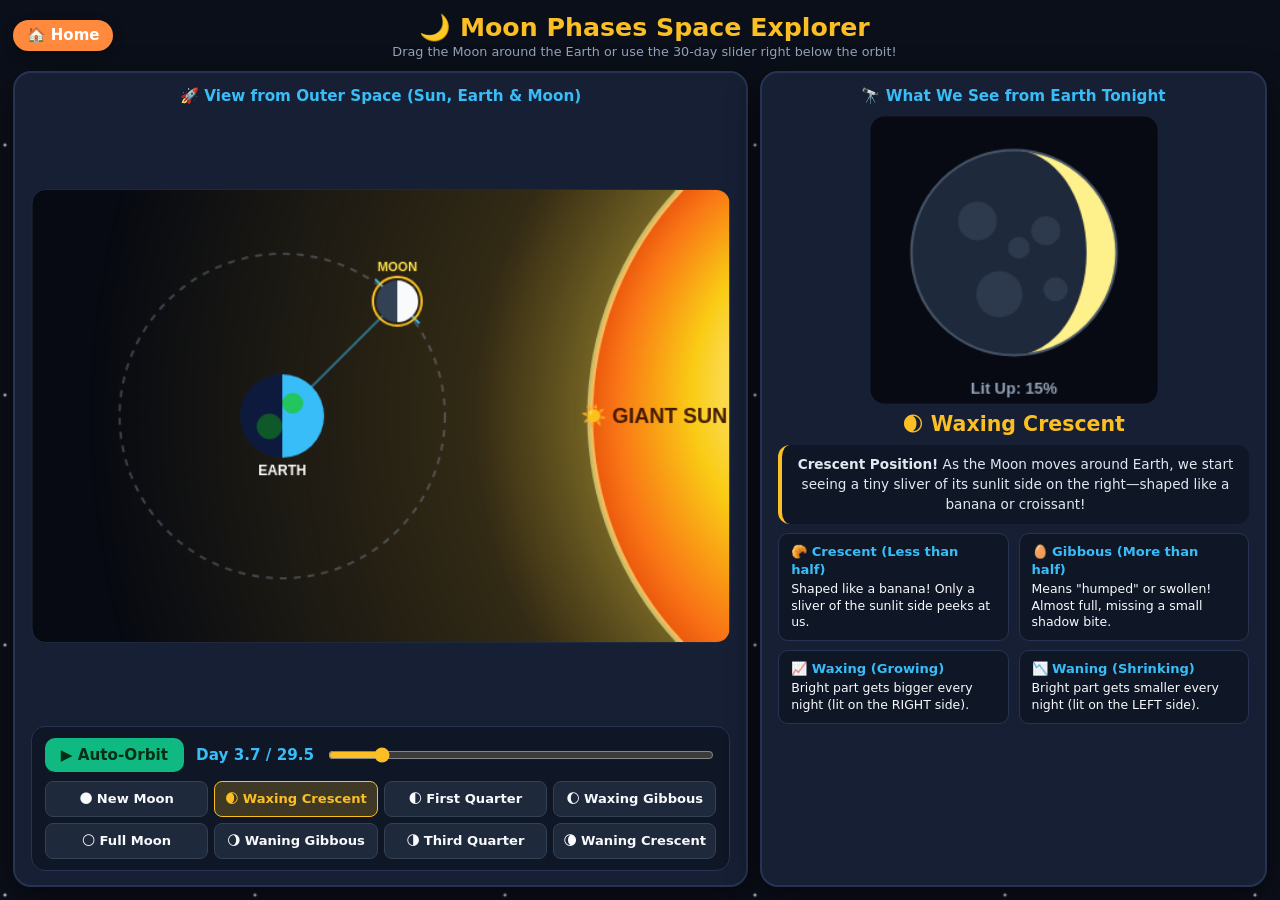
<file: moon_phases_simulator_v2.html>
<!DOCTYPE html>
<html lang="en">
<head>
<meta charset="UTF-8">
<meta name="viewport" content="width=device-width, initial-scale=1.0, maximum-scale=1.0, user-scalable=no">
<title>Moon Phases Explorer for Kids</title>
<style>
  :root {
    --bg-dark: #0b0f19;
    --card-bg: #161f33;
    --accent: #fbbf24;
    --accent-blue: #38bdf8;
    --text-main: #f8fafc;
    --text-muted: #94a3b8;
  }
  * { box-sizing: border-box; font-family: 'Segoe UI', system-ui, -apple-system, sans-serif; }
  html, body { height: 100%; }
  body {
    margin: 0;
    overflow: hidden;
    background-color: var(--bg-dark);
    background-image:
      radial-gradient(white, rgba(255,255,255,.2) 2px, transparent 3px),
      radial-gradient(white, rgba(255,255,255,.15) 1px, transparent 2px),
      radial-gradient(white, rgba(255,255,255,.1) 2px, transparent 3px);
    background-size: 550px 550px, 350px 350px, 250px 250px;
    background-position: 0 0, 40px 60px, 130px 270px;
    color: var(--text-main);
    --gap: clamp(6px, 1.4vmin, 16px);
  }
  /* The whole app is exactly one screen tall */
  .app {
    height: 100%; height: 100dvh;
    display: flex; flex-direction: column; gap: var(--gap);
    padding: var(--gap) max(var(--gap), env(safe-area-inset-right)) max(var(--gap), env(safe-area-inset-bottom)) max(var(--gap), env(safe-area-inset-left));
    max-width: 1500px; margin: 0 auto;
  }
  .top { flex: none; display: flex; align-items: center; gap: 12px; }
  .home {
    flex: none; display: inline-flex; align-items: center; gap: 6px; padding: 8px 14px; border-radius: 999px;
    background: #ff8a3d; color: #fff; font: bold 15px/1 'Trebuchet MS', 'Segoe UI', system-ui, sans-serif; text-decoration: none;
    box-shadow: 0 4px 12px rgba(0,0,0,.25);
  }
  .titles { flex: 1; min-width: 0; text-align: center; }
  h1 {
    margin: 0;
    font-size: clamp(1.15rem, 1.2vw + 1.1vh, 1.75rem);
    color: var(--accent);
    line-height: 1.15;
  }
  p.subtitle {
    margin: 2px 0 0;
    color: var(--text-muted);
    font-size: clamp(0.8rem, 0.5vw + 0.5vh, 0.98rem);
  }
  .top::after { content: ''; flex: none; width: 92px; } /* balances the Home button so the title stays centred */

  .dashboard { flex: 1; min-height: 0; display: grid; gap: var(--gap); }
  /* Landscape: laptop, iPad sideways, phone sideways */
  @media (min-aspect-ratio: 23/20) {
    .dashboard { grid-template-columns: minmax(0, 1.45fr) minmax(0, 1fr); grid-template-rows: minmax(0, 1fr); }
  }
  /* Portrait: phone, iPad upright */
  @media (max-aspect-ratio: 23/20) {
    .dashboard { grid-template-rows: minmax(0, 1.3fr) minmax(0, 1fr); grid-template-columns: minmax(0, 1fr); }
  }
  .panel {
    container-type: inline-size;
    min-height: 0; min-width: 0;
    background: var(--card-bg);
    border: 2px solid #263452;
    border-radius: clamp(14px, 2vmin, 20px);
    padding: clamp(8px, 1.6vmin, 16px) clamp(8px, 1.8vmin, 18px);
    display: flex;
    flex-direction: column;
    align-items: center;
    gap: clamp(6px, 1.2vmin, 12px);
    box-shadow: 0 10px 30px rgba(0,0,0,0.5);
  }
  .panel-title {
    flex: none;
    font-size: clamp(0.95rem, 0.6vw + 0.7vh, 1.15rem);
    font-weight: 700;
    color: var(--accent-blue);
    display: flex;
    align-items: center;
    gap: 8px;
    text-align: center;
  }
  /* A canvas box takes the room that is left; the canvas keeps its shape inside it */
  .canvas-box { position: relative; flex: 1 1 auto; min-height: 0; width: 100%; }
  .canvas-box canvas { position: absolute; left: 50%; top: 50%; transform: translate(-50%, -50%); }
  canvas {
    border-radius: 14px;
    background: #070a12;
  }
  #orbitCanvas {
    cursor: grab;
    border: 1px solid #1e293b;
    touch-action: none;
  }
  #orbitCanvas:active { cursor: grabbing; }

  /* Integrated Controls inside the Space View Frame */
  .integrated-controls {
    flex: none;
    width: 100%;
    background: #0f1626;
    border: 1px solid #263452;
    border-radius: 14px;
    padding: clamp(8px, 1.2vmin, 12px) clamp(8px, 1.4vmin, 14px);
    display: flex;
    flex-direction: column;
    gap: clamp(6px, 1vmin, 12px);
  }
  .slider-row {
    display: flex;
    align-items: center;
    gap: 12px;
    width: 100%;
  }
  #dayLabel { font-weight: 700; min-width: 96px; color: var(--accent-blue); font-size: 0.95rem; white-space: nowrap; }
  input[type="range"] {
    flex: 1;
    min-width: 0;
    accent-color: var(--accent);
    height: 10px;
    cursor: pointer;
  }
  .btn-group {
    display: grid;
    grid-template-columns: repeat(4, minmax(0, 1fr));
    gap: 6px;
    width: 100%;
  }
  button {
    background: #1e293b;
    color: var(--text-main);
    border: 1px solid #334155;
    padding: 7px 8px;
    border-radius: 8px;
    font-weight: 600;
    cursor: pointer;
    transition: all 0.15s;
    font-size: 0.82rem;
    white-space: nowrap;
    overflow: hidden;
    text-overflow: ellipsis;
  }
  .btn-group button { min-height: 36px; }
  .btn-group .nm { margin-left: 4px; }
  /* Narrow panels: emoji on top, the name underneath, so all 8 fit in two rows */
  @container (max-width: 560px) {
    .btn-group button { display: flex; flex-direction: column; align-items: center; gap: 1px; padding: 4px 2px; white-space: normal; line-height: 1.1; font-size: 0.7rem; }
    .btn-group .em { font-size: 1.05rem; }
    .btn-group .nm { margin: 0; }
    #dayLabel { min-width: 0; font-size: 0.85rem; }
    button.play-btn { min-width: 0; padding: 8px 12px; }
  }
  button:hover {
    background: #33466e;
    border-color: var(--accent-blue);
  }
  button.active-phase {
    background: rgba(251, 191, 36, 0.2);
    border-color: var(--accent);
    color: var(--accent);
  }
  button.play-btn {
    background: #10b981;
    color: #052e16;
    border: none;
    padding: 8px 16px;
    font-size: 0.95rem;
    font-weight: 700;
    border-radius: 10px;
    min-width: 125px;
  }
  button.play-btn:hover {
    background: #34d399;
  }

  /* Earth view: the Moon on top and the words under it when there is height; side by side on tall screens */
  .moonrow { flex: 1 1 auto; min-height: 0; width: 100%; display: flex; flex-direction: column; align-items: center; gap: clamp(4px, 1vmin, 10px); }
  .moonrow .canvas-box { flex: 1 1 140px; min-height: 90px; max-height: 300px; }
  .words { flex: 1 1 auto; min-height: 0; width: 100%; display: flex; flex-direction: column; gap: clamp(4px, 1vmin, 10px); }
  @media (max-aspect-ratio: 23/20) {
    .moonrow { flex-direction: row; align-items: stretch; }
    .moonrow .canvas-box { flex: 0 0 38%; max-height: none; min-height: 0; }
    .moonrow .canvas-box canvas { top: 0; transform: translateX(-50%); }
  }
  .phase-badge {
    flex: none;
    font-size: clamp(1.05rem, 0.9vw + 1vh, 1.5rem);
    font-weight: 800;
    color: var(--accent);
    text-align: center;
  }
  .learn { flex: 1 1 auto; min-height: 0; width: 100%; overflow: hidden; display: flex; flex-direction: column; gap: clamp(6px, 1vmin, 10px); }
  .learn > * { flex: none; }
  .learn.paged > :not(.on) { display: none; }
  .phase-desc {
    color: #e2e8f0;
    text-align: center;
    line-height: 1.45;
    font-size: clamp(0.85rem, 0.5vw + 0.6vh, 0.96rem);
    background: #0f1626;
    padding: 10px 14px;
    border-radius: 12px;
    width: 100%;
    border-left: 4px solid var(--accent);
  }
  .vocab-row {
    display: grid;
    grid-template-columns: repeat(2, minmax(0, 1fr));
    gap: 10px;
    width: 100%;
  }
  .vocab-card {
    background: #0f1626;
    padding: 9px 12px;
    border-radius: 10px;
    border: 1px solid #263452;
    font-size: clamp(0.78rem, 0.4vw + 0.5vh, 0.85rem);
    line-height: 1.35;
  }
  .vocab-card strong { color: var(--accent-blue); display: block; margin-bottom: 2px; font-size: 1.05em; }
  /* Page arrows for the words when they don't all fit */
  .pager { flex: none; width: 100%; display: flex; align-items: center; justify-content: space-between; gap: 8px; }
  .pager[hidden] { display: none; }
  .pager button { width: 40px; height: 32px; padding: 0; font-size: 18px; font-weight: 800; border-radius: 10px; }
  .pager button:disabled { opacity: .35; cursor: default; }
  .dots { display: flex; gap: 6px; }
  .dots span { width: 9px; height: 9px; border-radius: 50%; background: #334155; }
  .dots span.on { background: var(--accent); }

  /* Short screens (phones held sideways): drop the extra words, keep every control */
  @media (max-height: 560px) {
    p.subtitle, .panel-title { display: none; }
    .home { padding: 6px 10px; font-size: 13px; }
  }
  @media (max-width: 520px) {
    p.subtitle { display: none; }
    .top::after { width: 0; }
    .titles { text-align: left; }
  }
</style>
</head>
<body>
<div class="app">
  <header class="top">
    <a class="home" href="index.html" title="Back to Kids Academy home" aria-label="Back to Kids Academy home">&#127968; Home</a>
    <div class="titles">
      <h1>🌙 Moon Phases Space Explorer</h1>
      <p class="subtitle">Drag the Moon around the Earth or use the 30-day slider right below the orbit!</p>
    </div>
  </header>

  <main class="dashboard">
    <!-- Left Panel: Space View + Integrated 30-Day Slider Controls -->
    <section class="panel">
      <div class="panel-title">🚀 View from Outer Space (Sun, Earth & Moon)</div>
      <div class="canvas-box" id="orbitBox"><canvas id="orbitCanvas" width="600" height="390"></canvas></div>

      <!-- Integrated 30-Day Slider & Preset Buttons inside the SAME frame -->
      <div class="integrated-controls">
        <div class="slider-row">
          <button id="playBtn" class="play-btn">▶ Auto-Orbit</button>
          <span id="dayLabel">Day 3.7 / 29.5</span>
          <input type="range" id="angleSlider" min="0" max="360" value="45" step="0.5" aria-label="Day of the Moon's orbit">
        </div>
        <div class="btn-group" id="presetButtons">
          <button data-angle="0" onclick="setAngle(0)"><span class="em">🌑</span><span class="nm">New Moon</span></button>
          <button data-angle="45" onclick="setAngle(45)"><span class="em">🌒</span><span class="nm">Waxing Crescent</span></button>
          <button data-angle="90" onclick="setAngle(90)"><span class="em">🌓</span><span class="nm">First Quarter</span></button>
          <button data-angle="135" onclick="setAngle(135)"><span class="em">🌔</span><span class="nm">Waxing Gibbous</span></button>
          <button data-angle="180" onclick="setAngle(180)"><span class="em">🌕</span><span class="nm">Full Moon</span></button>
          <button data-angle="225" onclick="setAngle(225)"><span class="em">🌖</span><span class="nm">Waning Gibbous</span></button>
          <button data-angle="270" onclick="setAngle(270)"><span class="em">🌗</span><span class="nm">Third Quarter</span></button>
          <button data-angle="315" onclick="setAngle(315)"><span class="em">🌘</span><span class="nm">Waning Crescent</span></button>
        </div>
      </div>
    </section>

    <!-- Right Panel: Earth View -->
    <section class="panel">
      <div class="panel-title">🔭 What We See from Earth Tonight</div>
      <div class="moonrow">
        <div class="canvas-box" id="earthBox"><canvas id="earthViewCanvas" width="235" height="235"></canvas></div>
        <div class="words">
          <div id="phaseName" class="phase-badge">Waxing Crescent</div>
          <div class="learn" id="learn">
            <div id="phaseDesc" class="phase-desc"></div>
            <div class="vocab-row">
              <div class="vocab-card">
                <strong>🥐 Crescent (Less than half)</strong>
                Shaped like a banana! Only a sliver of the sunlit side peeks at us.
              </div>
              <div class="vocab-card">
                <strong>🥚 Gibbous (More than half)</strong>
                Means "humped" or swollen! Almost full, missing a small shadow bite.
              </div>
            </div>
            <div class="vocab-row">
              <div class="vocab-card">
                <strong>📈 Waxing (Growing)</strong>
                Bright part gets bigger every night (lit on the RIGHT side).
              </div>
              <div class="vocab-card">
                <strong>📉 Waning (Shrinking)</strong>
                Bright part gets smaller every night (lit on the LEFT side).
              </div>
            </div>
          </div>
          <div class="pager" id="pager" hidden>
            <button id="prevPage" aria-label="Previous">‹</button>
            <div class="dots" id="dots"></div>
            <button id="nextPage" aria-label="Next">›</button>
          </div>
        </div>
      </div>
    </section>
  </main>
</div>

<script>
const orbitCanvas = document.getElementById('orbitCanvas');
const ctxOrbit = orbitCanvas.getContext('2d');
const earthViewCanvas = document.getElementById('earthViewCanvas');
const ctxEarth = earthViewCanvas.getContext('2d');
const angleSlider = document.getElementById('angleSlider');
const phaseNameEl = document.getElementById('phaseName');
const phaseDescEl = document.getElementById('phaseDesc');
const dayLabel = document.getElementById('dayLabel');
const playBtn = document.getElementById('playBtn');
const presetBtns = document.querySelectorAll('#presetButtons button');

// Angle 0 = New Moon (Moon is toward the Giant Sun on the right side)
let currentAngleDeg = 45; 
let isPlaying = false;
let isDragging = false;

// Coordinates inside 600x390 orbitCanvas
const centerX = 215;
const centerY = 195;
const orbitRadius = 140;
const earthRadius = 36;
const moonOrbitRadius = 18;

// Giant Sun parameters (centered to the right so a huge glowing sphere is clearly visible)
const sunCenterX = 765;
const sunCenterY = 195;
const sunRadius = 285;

function getPhaseDetails(deg) {
  const norm = ((deg % 360) + 360) % 360;
  if (norm < 12 || norm >= 348) {
    return {
      index: 0,
      name: "🌑 New Moon",
      desc: "The Moon is right between Earth and the giant Sun! Its sunlit half faces the Sun, and the dark shadow side faces Earth, so we can't see it."
    };
  } else if (norm < 78) {
    return {
      index: 1,
      name: "🌒 Waxing Crescent",
      desc: "<strong>Crescent Position!</strong> As the Moon moves around Earth, we start seeing a tiny sliver of its sunlit side on the right—shaped like a banana or croissant!"
    };
  } else if (norm < 102) {
    return {
      index: 2,
      name: "🌓 First Quarter (Half Moon)",
      desc: "The Moon is one-quarter of the way around its orbit! From Earth, we look straight at the dividing line, seeing the right half lit up and left half dark."
    };
  } else if (norm < 168) {
    return {
      index: 3,
      name: "🌔 Waxing Gibbous",
      desc: "<strong>Gibbous Position!</strong> 'Gibbous' means humped or swollen. The Moon is swung behind Earth so we see MORE than half of the sunlit face growing toward Full!"
    };
  } else if (norm < 192) {
    return {
      index: 4,
      name: "🌕 Full Moon",
      desc: "Earth is between the giant Sun and the Moon! We look straight at the entire sunlit half of the Moon, making it shine like a big bright circle all night."
    };
  } else if (norm < 258) {
    return {
      index: 5,
      name: "🌖 Waning Gibbous",
      desc: "<strong>Gibbous Position!</strong> After the Full Moon, the bright part starts shrinking ('waning'), but it is STILL more than half lit on the left side!"
    };
  } else if (norm < 282) {
    return {
      index: 6,
      name: "🌗 Third Quarter (Last Quarter)",
      desc: "Three-quarters through its orbit! We see a Half Moon again, except now the LEFT half is shining and the right half is in shadow."
    };
  } else {
    return {
      index: 7,
      name: "🌘 Waning Crescent",
      desc: "<strong>Crescent Position!</strong> Almost back to the start! Only a thin C-shaped banana sliver of light remains on the left side before the New Moon."
    };
  }
}

function drawOrbitSpaceView(deg) {
  ctxOrbit.clearRect(0, 0, orbitCanvas.width, orbitCanvas.height);

  // 1. Soft Ambient Sunlight Glow across space from the Giant Sun (No arrows!)
  ctxOrbit.save();
  const spaceGlow = ctxOrbit.createRadialGradient(
    sunCenterX, sunCenterY, sunRadius * 0.85,
    sunCenterX, sunCenterY, 720
  );
  spaceGlow.addColorStop(0, "rgba(253, 224, 71, 0.55)");
  spaceGlow.addColorStop(0.3, "rgba(251, 191, 36, 0.18)");
  spaceGlow.addColorStop(1, "rgba(251, 191, 36, 0.0)");
  ctxOrbit.fillStyle = spaceGlow;
  ctxOrbit.fillRect(0, 0, orbitCanvas.width, orbitCanvas.height);

  // Draw the Giant Sun Body on the right side (Way bigger than Earth & Moon!)
  const sunSurfaceGrad = ctxOrbit.createRadialGradient(
    sunCenterX - 80, sunCenterY - 40, 30,
    sunCenterX, sunCenterY, sunRadius
  );
  sunSurfaceGrad.addColorStop(0, "#fef9c3");
  sunSurfaceGrad.addColorStop(0.5, "#facc15");
  sunSurfaceGrad.addColorStop(0.88, "#f97316");
  sunSurfaceGrad.addColorStop(1, "#ea580c");

  ctxOrbit.beginPath();
  ctxOrbit.arc(sunCenterX, sunCenterY, sunRadius, 0, Math.PI * 2);
  ctxOrbit.fillStyle = sunSurfaceGrad;
  ctxOrbit.fill();

  // Subtle glowing corona rim on the Sun
  ctxOrbit.lineWidth = 5;
  ctxOrbit.strokeStyle = "rgba(254, 240, 138, 0.65)";
  ctxOrbit.stroke();

  // Sun Label right on the giant Sun
  ctxOrbit.fillStyle = "#451a03";
  ctxOrbit.font = "900 18px sans-serif";
  ctxOrbit.textAlign = "center";
  ctxOrbit.fillText("☀️ GIANT SUN", 535, sunCenterY + 6);
  ctxOrbit.restore();

  // 2. Draw Moon's Orbit Path around Earth
  ctxOrbit.save();
  ctxOrbit.beginPath();
  ctxOrbit.arc(centerX, centerY, orbitRadius, 0, Math.PI * 2);
  ctxOrbit.strokeStyle = "rgba(148, 163, 184, 0.35)";
  ctxOrbit.setLineDash([6, 6]);
  ctxOrbit.lineWidth = 2;
  ctxOrbit.stroke();
  ctxOrbit.restore();

  // Calculate Moon Coordinates (0 deg = right/toward Giant Sun, counter-clockwise)
  const rad = -deg * Math.PI / 180;
  const moonX = centerX + orbitRadius * Math.cos(rad);
  const moonY = centerY + orbitRadius * Math.sin(rad);

  // 3. Draw Line of Sight from Earth to Moon
  ctxOrbit.save();
  ctxOrbit.beginPath();
  ctxOrbit.moveTo(centerX, centerY);
  ctxOrbit.lineTo(moonX, moonY);
  ctxOrbit.strokeStyle = "rgba(56, 189, 248, 0.5)";
  ctxOrbit.lineWidth = 2;
  ctxOrbit.stroke();

  // Divider line on Moon showing the half we can see from Earth
  const perpAngle = rad + Math.PI / 2;
  const pLen = moonOrbitRadius + 9;
  ctxOrbit.beginPath();
  ctxOrbit.moveTo(moonX + pLen * Math.cos(perpAngle), moonY + pLen * Math.sin(perpAngle));
  ctxOrbit.lineTo(moonX - pLen * Math.cos(perpAngle), moonY - pLen * Math.sin(perpAngle));
  ctxOrbit.strokeStyle = "#38bdf8";
  ctxOrbit.lineWidth = 2;
  ctxOrbit.stroke();
  ctxOrbit.restore();

  // 4. Draw Earth (Medium size compared to Giant Sun and Small Moon)
  ctxOrbit.save();
  // Dark left half of Earth
  ctxOrbit.beginPath();
  ctxOrbit.arc(centerX, centerY, earthRadius, Math.PI / 2, Math.PI * 1.5);
  ctxOrbit.fillStyle = "#1e3a8a";
  ctxOrbit.fill();
  // Lit right half of Earth (facing the Giant Sun)
  ctxOrbit.beginPath();
  ctxOrbit.arc(centerX, centerY, earthRadius, -Math.PI / 2, Math.PI / 2);
  ctxOrbit.fillStyle = "#38bdf8";
  ctxOrbit.fill();
  // Continents
  ctxOrbit.fillStyle = "#22c55e";
  ctxOrbit.beginPath();
  ctxOrbit.arc(centerX + 9, centerY - 11, 9, 0, Math.PI * 2);
  ctxOrbit.arc(centerX - 11, centerY + 9, 11, 0, Math.PI * 2);
  ctxOrbit.fill();
  // Night shadow overlay on left half of Earth
  ctxOrbit.beginPath();
  ctxOrbit.arc(centerX, centerY, earthRadius, Math.PI / 2, Math.PI * 1.5);
  ctxOrbit.fillStyle = "rgba(0, 0, 0, 0.55)";
  ctxOrbit.fill();
  
  ctxOrbit.fillStyle = "#ffffff";
  ctxOrbit.font = "bold 12px sans-serif";
  ctxOrbit.textAlign = "center";
  ctxOrbit.fillText("EARTH", centerX, centerY + earthRadius + 15);
  ctxOrbit.restore();

  // 5. Draw Moon in Orbit (Smallest body; Right half ALWAYS lit by the Giant Sun)
  ctxOrbit.save();
  // Dark side (Left)
  ctxOrbit.beginPath();
  ctxOrbit.arc(moonX, moonY, moonOrbitRadius, Math.PI / 2, Math.PI * 1.5);
  ctxOrbit.fillStyle = "#334155";
  ctxOrbit.fill();
  // Lit side (Right - facing the Giant Sun)
  ctxOrbit.beginPath();
  ctxOrbit.arc(moonX, moonY, moonOrbitRadius, -Math.PI / 2, Math.PI / 2);
  ctxOrbit.fillStyle = "#f8fafc";
  ctxOrbit.fill();
  // Draggable highlight ring
  ctxOrbit.beginPath();
  ctxOrbit.arc(moonX, moonY, moonOrbitRadius + 3, 0, Math.PI * 2);
  ctxOrbit.strokeStyle = "#fbbf24";
  ctxOrbit.lineWidth = 2;
  ctxOrbit.stroke();

  ctxOrbit.fillStyle = "#fde047";
  ctxOrbit.font = "bold 11px sans-serif";
  ctxOrbit.textAlign = "center";
  ctxOrbit.fillText("MOON", moonX, moonY - moonOrbitRadius - 8);
  ctxOrbit.restore();
}

function drawEarthPhaseView(deg) {
  ctxEarth.clearRect(0, 0, earthViewCanvas.width, earthViewCanvas.height);
  const cx = earthViewCanvas.width / 2;
  const cy = earthViewCanvas.height / 2 - 6;
  const r = 84;

  const phaseRad = (deg % 360) * Math.PI / 180;
  const isWaxing = (deg % 360) <= 180;
  const k = Math.cos(phaseRad);

  // Base dark moon circle
  ctxEarth.save();
  ctxEarth.beginPath();
  ctxEarth.arc(cx, cy, r, 0, Math.PI * 2);
  ctxEarth.fillStyle = "#1e293b";
  ctxEarth.fill();

  // Draw Lit portion
  ctxEarth.fillStyle = "#fef08a";
  ctxEarth.beginPath();
  if (isWaxing) {
    ctxEarth.arc(cx, cy, r, -Math.PI / 2, Math.PI / 2, false);
    ctxEarth.ellipse(cx, cy, Math.abs(k) * r, r, 0, Math.PI / 2, -Math.PI / 2, k > 0);
  } else {
    ctxEarth.arc(cx, cy, r, Math.PI / 2, -Math.PI / 2, false);
    ctxEarth.ellipse(cx, cy, Math.abs(k) * r, r, 0, -Math.PI / 2, Math.PI / 2, k > 0);
  }
  ctxEarth.closePath();
  ctxEarth.fill();

  // Subtle craters on the Moon
  ctxEarth.fillStyle = "rgba(100, 116, 139, 0.22)";
  const craters = [
    {x: -30, y: -26, cr: 16},
    {x: 26, y: -18, cr: 12},
    {x: -12, y: 34, cr: 19},
    {x: 34, y: 30, cr: 10},
    {x: 4, y: -4, cr: 9}
  ];
  craters.forEach(c => {
    ctxEarth.beginPath();
    ctxEarth.arc(cx + c.x, cy + c.y, c.cr, 0, Math.PI * 2);
    ctxEarth.fill();
  });

  // Outer rim border
  ctxEarth.beginPath();
  ctxEarth.arc(cx, cy, r, 0, Math.PI * 2);
  ctxEarth.strokeStyle = "#475569";
  ctxEarth.lineWidth = 2;
  ctxEarth.stroke();
  ctxEarth.restore();

  // Illumination Percentage Label
  const illum = Math.round(((1 - Math.cos(phaseRad)) / 2) * 100);
  ctxEarth.fillStyle = "#94a3b8";
  ctxEarth.font = "bold 13px sans-serif";
  ctxEarth.textAlign = "center";
  ctxEarth.fillText(`Lit Up: ${illum}%`, cx, earthViewCanvas.height - 8);
}

function updateSimulation() {
  const norm = ((currentAngleDeg % 360) + 360) % 360;
  angleSlider.value = norm;
  const day = ((norm / 360) * 29.5).toFixed(1);
  dayLabel.textContent = `Day ${day} / 29.5`;

  const info = getPhaseDetails(norm);
  phaseNameEl.textContent = info.name;
  if (phaseDescEl.innerHTML !== info.desc) { phaseDescEl.innerHTML = info.desc; if (window.fitReady) paginate(); }

  presetBtns.forEach((btn, idx) => {
    btn.classList.toggle('active-phase', idx === info.index);
  });

  drawOrbitSpaceView(norm);
  drawEarthPhaseView(norm);
}

function setAngle(deg) {
  currentAngleDeg = deg;
  updateSimulation();
}

angleSlider.addEventListener('input', (e) => {
  currentAngleDeg = parseFloat(e.target.value);
  updateSimulation();
});

// Drag Moon directly on Orbit Canvas
function handlePointer(e) {
  const rect = orbitCanvas.getBoundingClientRect();
  const clientX = e.touches ? e.touches[0].clientX : e.clientX;
  const clientY = e.touches ? e.touches[0].clientY : e.clientY;
  const x = (clientX - rect.left) * (orbitCanvas.width / rect.width);
  const y = (clientY - rect.top) * (orbitCanvas.height / rect.height);
  const dx = x - centerX;
  const dy = y - centerY;
  let angle = Math.atan2(-dy, dx) * 180 / Math.PI;
  if (angle < 0) angle += 360;
  currentAngleDeg = angle;
  updateSimulation();
}

orbitCanvas.addEventListener('mousedown', (e) => { isDragging = true; handlePointer(e); });
window.addEventListener('mousemove', (e) => { if (isDragging) handlePointer(e); });
window.addEventListener('mouseup', () => { isDragging = false; });

orbitCanvas.addEventListener('touchstart', (e) => { isDragging = true; handlePointer(e); e.preventDefault(); }, {passive: false});
window.addEventListener('touchmove', (e) => { if (isDragging) handlePointer(e); }, {passive: false});
window.addEventListener('touchend', () => { isDragging = false; });

playBtn.addEventListener('click', () => {
  isPlaying = !isPlaying;
  playBtn.textContent = isPlaying ? "⏸ Pause" : "▶ Auto-Orbit";
});

function animate() {
  if (isPlaying && !isDragging) {
    currentAngleDeg = (currentAngleDeg + 0.35) % 360;
    updateSimulation();
  }
  requestAnimationFrame(animate);
}

updateSimulation();
animate();

// ---------- Fit to the screen ----------
// Each canvas keeps its drawing size and shape; it is shown as big as its box allows.
function fitCanvas(canvas, box) {
  const w = box.clientWidth, h = box.clientHeight;
  if (!w || !h) return;
  const k = Math.min(w / canvas.width, h / canvas.height);
  canvas.style.width = Math.floor(canvas.width * k) + 'px';
  canvas.style.height = Math.floor(canvas.height * k) + 'px';
}
const orbitBox = document.getElementById('orbitBox');
const earthBox = document.getElementById('earthBox');

// The words under the Moon: all at once when they fit, otherwise as pages with arrows.
const learn = document.getElementById('learn');
const pagerEl = document.getElementById('pager');
const dotsEl = document.getElementById('dots');
const prevBtn = document.getElementById('prevPage');
const nextBtn = document.getElementById('nextPage');
let pages = [], pageIdx = 0;
function paginate() {
  const kids = [...learn.children];
  learn.classList.remove('paged');
  pagerEl.hidden = true;
  kids.forEach(k => k.classList.add('on'));
  if (learn.scrollHeight <= learn.clientHeight + 2) { pages = [kids]; return; }
  pagerEl.hidden = false;
  const room = learn.clientHeight;
  const gap = parseFloat(getComputedStyle(learn).rowGap) || 0;
  pages = []; let page = [], used = 0;
  kids.forEach(k => {
    const h = k.offsetHeight;
    if (page.length && used + gap + h > room) { pages.push(page); page = []; used = 0; }
    used += (page.length ? gap : 0) + h;
    page.push(k);
  });
  pages.push(page);
  learn.classList.add('paged');
  showPage(Math.min(pageIdx, pages.length - 1));
}
function showPage(i) {
  pageIdx = Math.max(0, Math.min(i, pages.length - 1));
  [...learn.children].forEach(k => k.classList.toggle('on', pages[pageIdx].includes(k)));
  dotsEl.innerHTML = pages.map((_, j) => '<span class="' + (j === pageIdx ? 'on' : '') + '"></span>').join('');
  prevBtn.disabled = pageIdx === 0;
  nextBtn.disabled = pageIdx === pages.length - 1;
}
prevBtn.addEventListener('click', () => showPage(pageIdx - 1));
nextBtn.addEventListener('click', () => showPage(pageIdx + 1));
let swipeX = null;
learn.addEventListener('pointerdown', e => { swipeX = e.clientX; });
learn.addEventListener('pointerup', e => {
  if (swipeX === null || pagerEl.hidden) return;
  const dx = e.clientX - swipeX; swipeX = null;
  if (Math.abs(dx) > 40) showPage(pageIdx + (dx < 0 ? 1 : -1));
});

let fitTimer = 0;
function fitAll() {
  fitCanvas(orbitCanvas, orbitBox);
  fitCanvas(earthViewCanvas, earthBox);
  paginate();
}
new ResizeObserver(() => { clearTimeout(fitTimer); fitTimer = setTimeout(fitAll, 60); }).observe(document.querySelector('.dashboard'));
window.fitReady = true;
fitAll();
</script>
</body>
</html>
</file>
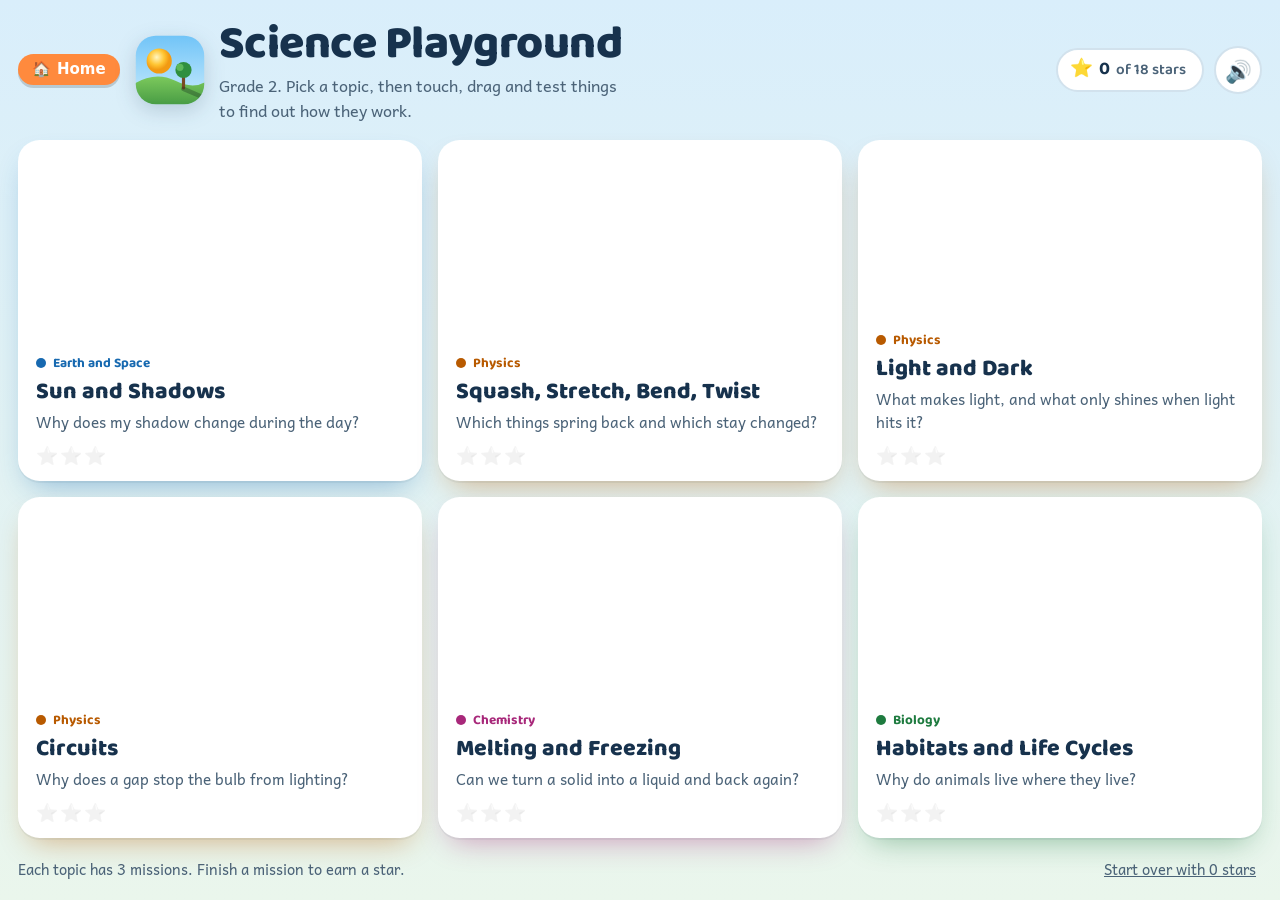
<file: Science Playground _ Grade 2.html>
<!DOCTYPE html>
<html lang="en">
<head>
<meta charset="UTF-8">
<meta name="viewport" content="width=device-width, initial-scale=1, viewport-fit=cover">
<title>Science Playground | Grade 2</title>
<link rel="preconnect" href="https://fonts.googleapis.com">
<link rel="preconnect" href="https://fonts.gstatic.com" crossorigin>
<link href="https://fonts.googleapis.com/css2?family=Andika:wght@400;700&family=Baloo+2:wght@600;700;800&display=swap" rel="stylesheet">
<style>
:root{
  color-scheme: light;
  --bg-top:#d9eefb; --bg-bottom:#eaf6ec;
  --surface:#ffffff; --surface-2:#f2f8fc; --surface-3:#e4eff7;
  --ink:#17324d; --ink-soft:#4b6378; --line:#d2e2ed;
  --sun:#ffb400;
  --earth:#1769b0; --physics:#b85a00; --chem:#a8287a; --bio:#1e7b3f;
  --earth-soft:#e1f0fc; --physics-soft:#fdeedd; --chem-soft:#fbe5f1; --bio-soft:#e0f3e5;
  --good:#1b8a4a; --warn:#b97400; --bad:#c9372d;
  --good-soft:#e2f5ea; --warn-soft:#fdf1d9; --bad-soft:#fde6e3;
  --shade:23,50,77;
  --stage-frame:#ffffff; --on-accent:#ffffff;
  --font-head:"Baloo 2","Trebuchet MS","Segoe UI",system-ui,sans-serif;
  --font-body:"Andika","Verdana","Segoe UI",system-ui,sans-serif;
  box-sizing:border-box;
  padding-top:env(safe-area-inset-top,0px);
  padding-bottom:env(safe-area-inset-bottom,0px);
}
@media (prefers-color-scheme: dark){
  :root:not([data-theme="light"]){
    color-scheme: dark;
    --bg-top:#0b1a2e; --bg-bottom:#10243a;
    --surface:#14283f; --surface-2:#1a314c; --surface-3:#22405f;
    --ink:#eaf3fc; --ink-soft:#a9bfd4; --line:#2a4562;
    --earth:#5aaef0; --physics:#ffa53d; --chem:#f07cc0; --bio:#5fcf88;
    --earth-soft:#173452; --physics-soft:#3a2a14; --chem-soft:#3a1c30; --bio-soft:#173a26;
    --good:#5fcf88; --warn:#ffc04d; --bad:#ff8277;
    --good-soft:#173a26; --warn-soft:#3a2f14; --bad-soft:#3d1c1a;
    --shade:0,0,0;
    --stage-frame:#1f3956; --on-accent:#0b1a2e;
  }
}
:root[data-theme="dark"]{
  color-scheme: dark;
  --bg-top:#0b1a2e; --bg-bottom:#10243a;
  --surface:#14283f; --surface-2:#1a314c; --surface-3:#22405f;
  --ink:#eaf3fc; --ink-soft:#a9bfd4; --line:#2a4562;
  --earth:#5aaef0; --physics:#ffa53d; --chem:#f07cc0; --bio:#5fcf88;
  --earth-soft:#173452; --physics-soft:#3a2a14; --chem-soft:#3a1c30; --bio-soft:#173a26;
  --good:#5fcf88; --warn:#ffc04d; --bad:#ff8277;
  --good-soft:#173a26; --warn-soft:#3a2f14; --bad-soft:#3d1c1a;
  --shade:0,0,0;
  --stage-frame:#1f3956; --on-accent:#0b1a2e;
}
*,*::before,*::after{box-sizing:inherit}
html{scroll-padding-top:env(safe-area-inset-top,0px);height:100%;-webkit-text-size-adjust:100%}
body{
  margin:0;min-height:100%;
  font-family:var(--font-body);font-size:17px;line-height:1.5;color:var(--ink);
  background:linear-gradient(180deg,var(--bg-top) 0%,var(--bg-bottom) 100%) no-repeat;
  background-size:100% 100vh;background-color:var(--bg-bottom);
  overflow-x:hidden;
}
body::before{content:"";position:fixed;inset:0 0 auto;height:env(safe-area-inset-top,0px);z-index:30;background:var(--surface)}
h1,h2,h3{font-family:var(--font-head);line-height:1.15;margin:0}
button{font:inherit;color:inherit}
img,svg,canvas{max-width:100%}
:focus-visible{outline:3px solid var(--sun);outline-offset:2px;border-radius:10px}
.screen[hidden]{display:none!important}
.sr-only{position:absolute;width:1px;height:1px;overflow:hidden;clip:rect(0 0 0 0);white-space:nowrap}

/* ---------- Home ---------- */
#home{max-width:1240px;margin:0 auto;padding:28px 20px 40px}
.home-head{display:flex;align-items:center;justify-content:space-between;gap:18px;flex-wrap:wrap;margin-bottom:26px}
.brand{display:flex;align-items:center;gap:16px}
.brand svg{width:74px;height:74px;flex:none;filter:drop-shadow(0 6px 10px rgba(var(--shade),.18))}
.brand h1{font-size:clamp(2rem,4.2vw,2.9rem);font-weight:800;letter-spacing:-.01em}
.brand p{margin:2px 0 0;color:var(--ink-soft);font-size:1.05rem;max-width:46ch}
.head-tools{display:flex;align-items:center;gap:10px}
.star-total{display:flex;align-items:baseline;gap:6px;background:var(--surface);border:2px solid var(--line);border-radius:999px;padding:6px 16px 6px 12px;font-family:var(--font-head);font-weight:700;font-size:1.15rem}
.star-total .of{color:var(--ink-soft);font-size:.95rem;font-weight:600}
.icon-btn{width:48px;height:48px;border-radius:50%;border:2px solid var(--line);background:var(--surface);font-size:1.35rem;cursor:pointer;display:grid;place-items:center;transition:transform .15s,border-color .15s}
.icon-btn:hover{border-color:var(--ink-soft);transform:scale(1.05)}

.topic-grid{display:grid;grid-template-columns:repeat(3,minmax(0,1fr));gap:22px}
@media (max-width:1020px){.topic-grid{grid-template-columns:repeat(2,minmax(0,1fr))}}
@media (max-width:640px){.topic-grid{grid-template-columns:1fr}}
.tcard{
  --c:var(--earth);--c-soft:var(--earth-soft);
  position:relative;display:flex;flex-direction:column;text-align:left;cursor:pointer;
  background:var(--surface);border:0;border-radius:28px;padding:10px 10px 18px;
  box-shadow:0 2px 0 rgba(var(--shade),.06),0 14px 30px -12px color-mix(in srgb,var(--c) 45%,transparent);
  transition:transform .22s cubic-bezier(.2,.9,.3,1.3),box-shadow .22s;
  animation:cardIn .5s cubic-bezier(.2,.9,.3,1.2) both;
}
.tcard:hover{transform:translateY(-6px) rotate(-.4deg)}
.tcard:active{transform:translateY(-2px) scale(.99)}
.tcard[data-strand="physics"]{--c:var(--physics);--c-soft:var(--physics-soft)}
.tcard[data-strand="chem"]{--c:var(--chem);--c-soft:var(--chem-soft)}
.tcard[data-strand="bio"]{--c:var(--bio);--c-soft:var(--bio-soft)}
.tcard .window{position:relative;border-radius:20px;overflow:hidden;aspect-ratio:8/5;background:var(--surface-3)}
.tcard .window canvas,.tcard .window svg{position:absolute;inset:0;width:100%;height:100%;display:block}
.tcard .play-hint{position:absolute;right:12px;bottom:12px;width:52px;height:52px;border-radius:50%;background:var(--c);color:var(--on-accent);display:grid;place-items:center;font-size:1.3rem;box-shadow:0 6px 16px rgba(0,0,0,.3);transition:transform .2s}
.tcard:hover .play-hint{transform:scale(1.12)}
.tcard .meta{padding:14px 10px 0;display:flex;flex-direction:column;gap:6px;flex:1}
.strand{display:inline-flex;align-items:center;gap:7px;font-family:var(--font-head);font-weight:700;font-size:.92rem;color:var(--c)}
.strand::before{content:"";width:10px;height:10px;border-radius:50%;background:var(--c)}
.tcard h2{font-size:1.45rem;font-weight:800}
.tcard .q{margin:0;color:var(--ink-soft);font-size:1rem}
.tcard .stars{margin-top:auto;padding-top:8px;font-size:1.25rem;letter-spacing:2px}
.stars .off{filter:grayscale(1);opacity:.28}
@keyframes cardIn{from{opacity:0;transform:translateY(18px) scale(.97)}to{opacity:1;transform:none}}
.home-foot{margin-top:30px;display:flex;flex-wrap:wrap;gap:12px 20px;align-items:center;justify-content:space-between;color:var(--ink-soft);font-size:.92rem}
.link-btn{background:none;border:0;color:var(--ink-soft);text-decoration:underline;cursor:pointer;padding:6px}

/* ---------- Topic ---------- */
#topic{--accent:var(--earth);--accent-soft:var(--earth-soft);animation:fadeUp .35s ease both}
#topic[data-strand="physics"]{--accent:var(--physics);--accent-soft:var(--physics-soft)}
#topic[data-strand="chem"]{--accent:var(--chem);--accent-soft:var(--chem-soft)}
#topic[data-strand="bio"]{--accent:var(--bio);--accent-soft:var(--bio-soft)}
@keyframes fadeUp{from{opacity:0;transform:translateY(10px)}to{opacity:1;transform:none}}
.topbar{position:sticky;top:env(safe-area-inset-top,0px);z-index:20;background:var(--surface);border-bottom:2px solid var(--line);box-shadow:0 6px 20px -14px rgba(var(--shade),.4)}
.topbar-in{max-width:1320px;margin:0 auto;display:flex;align-items:center;gap:14px;padding:10px 18px}
.back-btn{display:inline-flex;align-items:center;gap:8px;height:50px;padding:0 18px 0 12px;border-radius:999px;border:2px solid var(--line);background:var(--surface-2);font-family:var(--font-head);font-weight:700;font-size:1.05rem;cursor:pointer;transition:background .15s,border-color .15s,transform .15s;flex:none}
.back-btn:hover{border-color:var(--accent);transform:translateX(-2px)}
.back-btn svg{width:26px;height:26px}
.tb-title{display:flex;align-items:center;gap:12px;min-width:0;flex:1}
.tb-icon{font-size:2rem;width:52px;height:52px;border-radius:16px;background:var(--accent-soft);display:grid;place-items:center;flex:none}
.tb-strand{font-family:var(--font-head);font-weight:700;color:var(--accent);font-size:.9rem;line-height:1}
.tb-title h1{font-size:clamp(1.25rem,2.6vw,1.75rem);font-weight:800;white-space:nowrap;overflow:hidden;text-overflow:ellipsis}
.tb-tools{display:flex;align-items:center;gap:10px;flex:none}
.star-pill{font-family:var(--font-head);font-weight:700;font-size:1.1rem;background:var(--surface-2);border:2px solid var(--line);border-radius:999px;padding:6px 14px;white-space:nowrap}
.star-pill.bump{animation:bump .6s}
@keyframes bump{30%{transform:scale(1.25)}60%{transform:scale(.95)}}
@media (max-width:640px){
  .topbar-in{flex-wrap:wrap;gap:10px;padding:8px 12px}
  .back-btn span{display:none}.back-btn{padding:0 12px}
  .tb-title{order:3;flex-basis:100%}
  .tb-tools{margin-left:auto}
}

.t-layout{max-width:1320px;margin:0 auto;padding:18px;display:grid;grid-template-columns:minmax(0,1.62fr) minmax(310px,1fr);gap:18px;align-items:start}
@media (max-width:980px){.t-layout{grid-template-columns:minmax(0,1fr)}}
.t-main{display:flex;flex-direction:column;gap:20px;min-width:0;padding-top:6px}
.stage{position:relative;width:100%;aspect-ratio:8/5;border-radius:22px;overflow:hidden;background:#0d1b2a;box-shadow:0 0 0 6px var(--stage-frame),0 22px 40px -16px rgba(var(--shade),.55);container-type:inline-size;touch-action:none;user-select:none;-webkit-user-select:none}
.stage canvas,.stage > svg{position:absolute;inset:0;width:100%;height:100%;display:block}
.stage .hint{position:absolute;left:50%;top:12px;transform:translateX(-50%);background:rgba(10,20,35,.72);color:#fff;font-family:var(--font-head);font-weight:600;font-size:clamp(.8rem,2.2cqw,1rem);padding:6px 14px;border-radius:999px;pointer-events:none;white-space:nowrap;transition:opacity .4s}
.stage .hint.gone{opacity:0}
.stage .hint.bl{left:14px;top:auto;bottom:14px;transform:none}

.toast{position:absolute;left:50%;top:14px;transform:translate(-50%,-160%);opacity:0;background:#fff;color:#17324d;border-radius:18px;padding:10px 18px;font-family:var(--font-head);font-weight:700;font-size:clamp(.9rem,2.4cqw,1.1rem);box-shadow:0 10px 30px rgba(0,0,0,.35);display:flex;align-items:center;gap:10px;max-width:92%;transition:transform .45s cubic-bezier(.2,.9,.3,1.3);z-index:5;pointer-events:none}
.toast.show{transform:translate(-50%,0);opacity:1}
.toast .big{font-size:1.6em}

.controls{background:var(--surface);border-radius:22px;padding:14px;display:flex;flex-direction:column;gap:12px;border:2px solid var(--line)}
.row{display:flex;align-items:center;gap:10px;flex-wrap:wrap}
.row.nowrap{flex-wrap:nowrap}
.ctl-label{font-family:var(--font-head);font-weight:700;color:var(--ink-soft);font-size:.98rem;margin-right:2px}
.btn{display:inline-flex;align-items:center;justify-content:center;gap:8px;min-height:46px;padding:8px 16px;border-radius:14px;border:2px solid var(--line);background:var(--surface-2);font-family:var(--font-head);font-weight:700;font-size:1rem;cursor:pointer;transition:transform .12s,border-color .15s,background .15s;-webkit-tap-highlight-color:transparent;touch-action:manipulation}
.btn:hover{border-color:var(--accent)}
.btn:active{transform:scale(.96)}
.btn.on{background:var(--accent-soft);border-color:var(--accent)}
.btn.primary{background:var(--accent);border-color:var(--accent);color:var(--on-accent)}
.btn.small{min-height:40px;padding:6px 12px;font-size:.92rem;border-radius:12px}
.btn .ic{font-size:1.25em;line-height:1}
.btn.shake{animation:shake .4s}
@keyframes shake{20%,60%{transform:translateX(-5px)}40%,80%{transform:translateX(5px)}}
.seg{display:flex;flex-wrap:wrap;gap:8px}
.pick{display:flex;flex-direction:column;align-items:center;gap:4px;min-width:92px;flex:1;padding:8px 8px 7px;border-radius:16px;border:2px solid var(--line);background:var(--surface-2);cursor:pointer;font-family:var(--font-head);font-weight:700;font-size:.92rem;line-height:1.1;transition:transform .12s,border-color .15s,background .15s;touch-action:manipulation}
.pick canvas{width:100%;max-width:110px;height:auto;aspect-ratio:2/1;border-radius:10px;background:var(--surface)}
.pick .emo{font-size:2rem;line-height:1.1}
.pick:hover{border-color:var(--accent)}
.pick.on{border-color:var(--accent);background:var(--accent-soft);box-shadow:0 0 0 3px color-mix(in srgb,var(--accent) 25%,transparent)}
.pick:active{transform:scale(.96)}

input[type=range]{-webkit-appearance:none;appearance:none;flex:1;min-width:160px;height:34px;background:transparent;cursor:pointer;--fill:50%;--track:linear-gradient(90deg,var(--accent) var(--fill),var(--surface-3) var(--fill))}
input[type=range]::-webkit-slider-runnable-track{height:14px;border-radius:999px;background:var(--track);border:2px solid var(--line)}
input[type=range]::-moz-range-track{height:14px;border-radius:999px;background:var(--track);border:2px solid var(--line)}
input[type=range]::-webkit-slider-thumb{-webkit-appearance:none;width:32px;height:32px;margin-top:-11px;border-radius:50%;background:#fff;border:4px solid var(--accent);box-shadow:0 3px 8px rgba(0,0,0,.3)}
input[type=range]::-moz-range-thumb{width:24px;height:24px;border-radius:50%;background:#fff;border:4px solid var(--accent);box-shadow:0 3px 8px rgba(0,0,0,.3)}
.val-chip{font-family:var(--font-head);font-weight:800;font-size:1.15rem;background:var(--accent-soft);color:var(--ink);border-radius:12px;padding:6px 12px;min-width:112px;text-align:center;white-space:nowrap}

.t-side{display:flex;flex-direction:column;gap:14px;min-width:0}
.panel{background:var(--surface);border:2px solid var(--line);border-radius:22px;padding:16px}
.panel h2{font-size:1.15rem;font-weight:800;display:flex;align-items:center;gap:8px;margin-bottom:10px}
.panel h2 .count{margin-left:auto;font-size:.95rem;color:var(--ink-soft);font-weight:700}
.readout{display:grid;grid-template-columns:repeat(2,minmax(0,1fr));gap:8px}
.ro{background:var(--surface-2);border-radius:14px;padding:8px 12px;display:flex;flex-direction:column;gap:1px;min-width:0}
.ro-l{font-size:.85rem;color:var(--ink-soft);display:flex;align-items:center;gap:6px}
.ro-v{font-family:var(--font-head);font-weight:800;font-size:1.08rem;line-height:1.2}
.ro.good .ro-v{color:var(--good)}.ro.warn .ro-v{color:var(--warn)}.ro.bad .ro-v{color:var(--bad)}
.explain{position:relative;margin-top:12px;background:var(--accent-soft);border-radius:16px;padding:12px 14px 12px 16px;font-size:1.05rem;line-height:1.55}
.explain p{margin:0}
.explain.flash{animation:flash .5s}
@keyframes flash{from{box-shadow:0 0 0 4px color-mix(in srgb,var(--accent) 45%,transparent)}to{box-shadow:0 0 0 0 transparent}}
.read-btn{margin-top:10px}
.missions{list-style:none;margin:0;padding:0;display:flex;flex-direction:column;gap:8px}
.missions li{display:flex;align-items:flex-start;gap:10px;padding:9px 12px;border-radius:14px;background:var(--surface-2);font-size:1rem;line-height:1.35;transition:background .3s}
.missions li .st{font-size:1.35rem;line-height:1;flex:none;margin-top:1px}
.missions li .st.off{filter:grayscale(1);opacity:.35}
.missions li.done{background:var(--good-soft)}
.missions li.done .txt{text-decoration:line-through;text-decoration-color:color-mix(in srgb,var(--good) 60%,transparent);text-decoration-thickness:2px}
.missions li.pop .st{animation:starpop .7s}
@keyframes starpop{0%{transform:scale(.3) rotate(-60deg)}60%{transform:scale(1.6) rotate(15deg)}100%{transform:none}}
.words{display:grid;grid-template-columns:repeat(2,minmax(0,1fr));gap:8px}
.word{background:var(--surface-2);border-radius:14px;padding:9px 12px;font-size:.93rem;line-height:1.35}
.word b{display:block;font-family:var(--font-head);font-size:1.02rem;color:var(--accent)}
@media (max-width:420px){.words,.readout{grid-template-columns:1fr}}
.note{font-size:.92rem;color:var(--ink-soft);margin:10px 0 0}
table.results{width:100%;border-collapse:separate;border-spacing:4px;font-size:.92rem}
table.results th{font-family:var(--font-head);font-weight:700;font-size:.88rem;color:var(--ink-soft);padding:2px}
table.results th.rowh{text-align:left;color:var(--ink);font-size:.92rem;white-space:nowrap}
table.results td{background:var(--surface-2);border-radius:10px;text-align:center;height:38px;font-size:1.2rem}
table.results td.new{animation:starpop .6s}
table.results td.q{color:var(--ink-soft);opacity:.5;font-size:1rem}
.legend{display:flex;flex-wrap:wrap;gap:6px 14px;font-size:.88rem;color:var(--ink-soft);margin-top:8px}
.sort{display:grid;grid-template-columns:1fr 1fr;gap:10px}
.bin{background:var(--surface-2);border-radius:14px;padding:10px;min-height:96px}
.bin h3{font-size:.98rem;margin-bottom:6px}
.bin .tags{display:flex;flex-wrap:wrap;gap:6px}
.tag{display:inline-flex;align-items:center;gap:5px;background:var(--surface);border:2px solid var(--line);border-radius:999px;padding:3px 10px 3px 6px;font-size:.9rem;font-family:var(--font-head);font-weight:700;animation:starpop .5s}
.tag canvas{width:26px;height:26px;border-radius:50%}
.space-wrap{display:flex;gap:12px;align-items:center}
.space-wrap canvas{width:46%;max-width:220px;aspect-ratio:13/10;border-radius:14px;flex:none;background:#081222}
.space-wrap p{margin:0;font-size:.95rem}
@media (max-width:420px){.space-wrap{flex-direction:column}.space-wrap canvas{width:100%}}

/* animals overlay (habitats) */
.layer{position:absolute;inset:0;pointer-events:none}
.animal{position:absolute;transform:translate(-50%,-82%);pointer-events:auto;cursor:grab;touch-action:none;display:flex;flex-direction:column;align-items:center;transition:left 1.6s ease-in,top .3s,opacity 1.2s ease-in}
.animal.dragging{transition:none;cursor:grabbing;z-index:4}
.animal .body{font-size:clamp(24px,5.4cqw,50px);line-height:1;width:1.5em;height:1.5em;display:grid;place-items:center;border-radius:50%;background:radial-gradient(circle,rgba(255,255,255,.55) 40%,rgba(255,255,255,0) 72%);position:relative}
.animal.baby .body{font-size:clamp(16px,3.3cqw,30px)}
.animal .ring{position:absolute;left:50%;bottom:-2px;transform:translateX(-50%);width:70%;height:12%;min-height:6px;border-radius:50%;background:rgba(0,0,0,.25)}
.animal.happy .ring{background:rgba(31,180,90,.75);box-shadow:0 0 12px rgba(31,200,90,.9)}
.animal.struggling .ring{background:rgba(240,170,20,.85);box-shadow:0 0 12px rgba(255,180,0,.9)}
.animal.leaving .ring{background:rgba(220,60,50,.85);box-shadow:0 0 12px rgba(255,60,50,.9)}
.animal.sel .body{outline:3px dashed rgba(255,255,255,.9);outline-offset:2px}
.animal.walking .body{animation:waddle .35s infinite alternate}
.animal .em{display:inline-block}.animal.flip .em{transform:scaleX(-1)}
@keyframes waddle{from{transform:rotate(-7deg) translateY(0)}to{transform:rotate(7deg) translateY(-4px)}}
.animal.leaving .body{animation:worry 1s infinite}
@keyframes worry{50%{transform:translateY(-3px)}}
.bubble{position:absolute;bottom:100%;left:50%;transform:translate(-50%,-4px);background:#fff;color:#17324d;border-radius:12px;padding:4px 10px;font-family:var(--font-head);font-weight:700;font-size:clamp(10px,1.8cqw,15px);white-space:nowrap;box-shadow:0 4px 12px rgba(0,0,0,.25);pointer-events:none;opacity:0;transition:opacity .3s}
.bubble::after{content:"";position:absolute;left:50%;top:100%;transform:translateX(-50%);border:6px solid transparent;border-top-color:#fff}
.animal.talk .bubble{opacity:1}
.animal.edgeR .bubble{left:auto;right:0;transform:translate(0,-4px)}.animal.edgeR .bubble::after{left:auto;right:14px;transform:none}
.animal.edgeL .bubble{left:0;transform:translate(0,-4px)}.animal.edgeL .bubble::after{left:14px;transform:none}
.heart{position:absolute;left:50%;top:0;font-size:clamp(12px,2cqw,18px);pointer-events:none;animation:heartUp 1.6s ease-out forwards}
@keyframes heartUp{from{opacity:1;transform:translate(-50%,0) scale(.6)}to{opacity:0;transform:translate(-50%,-50px) scale(1.2)}}
.ghost{position:fixed;left:0;top:0;pointer-events:none;z-index:100;transform:translate(-50%,-50%);filter:drop-shadow(0 8px 14px rgba(0,0,0,.35))}
.ghost.emo{font-size:46px}

/* circuits */
#cBoard .slot{cursor:grab;outline:none}
#cBoard .slot:focus-visible .hit{stroke:#ffb400;stroke-width:4}
#cBoard .slot.target .hit{fill:rgba(255,236,150,.16);stroke:#fff3a0;stroke-width:3;stroke-dasharray:8 7}
.bz.on{animation:bzz .05s infinite alternate}
@keyframes bzz{from{transform:translate(-1px,0)}to{transform:translate(1px,.6px)}}
.waves{opacity:0;transition:opacity .2s}.waves.on{opacity:1;animation:wv .45s infinite}
@keyframes wv{50%{opacity:.25}}
.gapAlert{stroke:#ff7a6b!important;animation:gp 1s infinite}
@keyframes gp{50%{opacity:.35}}
.ctray .pick svg{width:100%;max-width:110px;height:auto;border-radius:10px}
.ghost svg{display:block}
/* phones */
@media (max-width:560px){.stage .hint{white-space:normal;text-align:center;max-width:calc(100% - 24px)}.stage .hint.bl{text-align:left}
  .row.nowrap{flex-wrap:wrap}.row.nowrap input[type=range]{flex:1 1 100%;order:3;min-width:0}
  table.results{border-spacing:3px;font-size:.85rem}table.results th.rowh{white-space:normal;font-size:.85rem}table.results th{font-size:.78rem}
  .t-layout{padding:14px 12px}.controls{padding:12px}.panel{padding:14px}}
/* fx */
#fx{position:fixed;inset:0;pointer-events:none;z-index:60;overflow:hidden}
.spark{position:absolute;font-size:22px;animation:fly 1s cubic-bezier(.2,.7,.3,1) forwards}
@keyframes fly{to{transform:translate(var(--dx),var(--dy)) rotate(var(--r)) scale(.4);opacity:0}}
.confetti{position:absolute;top:-20px;width:10px;height:16px;border-radius:3px;animation:fall 2.4s linear forwards}
@keyframes fall{to{transform:translate(var(--dx),110vh) rotate(var(--r))}}
/* ---------- One screen on every device: laptop, iPad and phone ---------- */
html,body{height:100%}
body{overflow:hidden;background-size:100% 100%}
#app{height:100%;height:100dvh}
.home-link{flex:none;display:inline-flex;align-items:center;gap:6px;padding:8px 14px;border-radius:999px;background:#ff8a3d;color:#fff;font:bold 15px/1 'Trebuchet MS','Segoe UI',system-ui,sans-serif;text-decoration:none;box-shadow:0 3px 0 rgba(0,0,0,.16)}

/* Topic list: the six cards share the screen */
#home{height:100%;max-width:1400px;display:flex;flex-direction:column;padding:clamp(8px,2vmin,28px) max(clamp(10px,2vmin,20px),env(safe-area-inset-right)) max(clamp(8px,1.6vmin,24px),env(safe-area-inset-bottom)) max(clamp(10px,2vmin,20px),env(safe-area-inset-left))}
.home-head{flex:none;margin-bottom:clamp(8px,2vh,26px);gap:clamp(8px,1.6vmin,18px);flex-wrap:nowrap}
.brand{gap:clamp(8px,1.4vmin,16px);min-width:0}
.brand svg{width:clamp(40px,8vh,74px);height:clamp(40px,8vh,74px)}
.brand h1{font-size:clamp(1.3rem,min(4.2vw,5.4vh),2.9rem)}
.brand p{font-size:clamp(.85rem,1.8vh,1.05rem)}
#home .topic-grid{flex:1;min-height:0;grid-auto-rows:minmax(0,1fr);gap:clamp(8px,1.8vmin,22px)}
@media (min-aspect-ratio:23/20){#home .topic-grid{grid-template-columns:repeat(3,minmax(0,1fr))}}
@media (max-aspect-ratio:23/20){#home .topic-grid{grid-template-columns:repeat(2,minmax(0,1fr))}}
.tcard{min-height:0;container-type:size;padding:clamp(5px,1vmin,10px) clamp(5px,1vmin,10px) clamp(6px,1.4vmin,18px);border-radius:clamp(16px,2.4vmin,28px)}
.tcard .window{aspect-ratio:auto;flex:1 1 auto;min-height:0;border-radius:clamp(12px,1.8vmin,20px)}
.tcard .window canvas{object-fit:cover}
.tcard .play-hint{width:clamp(32px,6vmin,52px);height:clamp(32px,6vmin,52px);right:8px;bottom:8px}
.tcard .meta{flex:none;padding:clamp(6px,1.2vmin,14px) clamp(4px,1vmin,10px) 0;gap:clamp(2px,.6vmin,6px)}
.tcard h2{font-size:clamp(1rem,min(2.4vw,3vh),1.45rem)}
.tcard .q{font-size:clamp(.82rem,1.7vh,1rem)}
.tcard .stars{padding-top:2px;font-size:clamp(.95rem,2vh,1.25rem)}
.strand{font-size:clamp(.78rem,1.5vh,.92rem)}
@container (max-height:300px){.tcard .q{display:none}}
@container (max-height:190px){.tcard .strand{display:none}}
.home-foot{flex:none;margin-top:clamp(6px,1.6vh,30px)}

/* Topic: the stage keeps its 8:5 shape and takes the room left above its controls */
#topic{height:100%;display:flex;flex-direction:column}
.topbar{position:static;flex:none}
.topbar-in{max-width:1500px;padding:clamp(6px,1.2vmin,10px) clamp(10px,1.8vmin,18px)}
.back-btn{height:clamp(40px,6vmin,50px)}
.tb-icon{width:clamp(38px,6vmin,52px);height:clamp(38px,6vmin,52px);font-size:clamp(1.4rem,3.6vmin,2rem)}
#topicBody{flex:1;min-height:0}
#topicBody .t-layout{height:100%;max-width:1500px;padding:clamp(8px,1.6vmin,18px) max(clamp(8px,1.6vmin,18px),env(safe-area-inset-right)) max(clamp(8px,1.6vmin,18px),env(safe-area-inset-bottom)) max(clamp(8px,1.6vmin,18px),env(safe-area-inset-left));gap:clamp(8px,1.6vmin,18px);align-items:stretch}
@media (min-aspect-ratio:23/20){#topicBody .t-layout{grid-template-columns:minmax(0,1.62fr) minmax(260px,1fr);grid-template-rows:minmax(0,1fr)}}
@media (max-aspect-ratio:23/20){#topicBody .t-layout{grid-template-columns:minmax(0,1fr);grid-template-rows:minmax(0,1fr) clamp(150px,30vh,340px)}}
/* Upright phones with the controls in the side column: the stage keeps its own size, the pages get the rest */
@media (max-aspect-ratio:23/20){#topicBody .t-layout.ctl-side{grid-template-rows:auto minmax(0,1fr)} .t-layout.ctl-side .stage-box{flex:none;aspect-ratio:8/5;width:100%}}
.side-pager .dots span.count{width:auto;height:auto;border-radius:0;background:none;white-space:nowrap;font-family:var(--font-head);font-weight:800;color:var(--ink-soft)}
/* Phones held sideways: the stage takes the full height; the controls are the first page on the right */
@media (max-height:560px) and (min-aspect-ratio:23/20){#topicBody .t-layout{grid-template-columns:minmax(0,1.25fr) minmax(0,1fr)}}
.t-main{min-height:0;gap:clamp(8px,1.4vmin,20px);padding-top:0}
.stage-box{flex:1 1 auto;min-height:0;container-type:size;display:grid;place-items:center}
.stage{width:min(calc(100cqw - 12px),calc((100cqh - 12px) * 1.6));max-width:none;flex:none}
.controls{flex:none;padding:clamp(8px,1.4vmin,14px);gap:clamp(6px,1.2vmin,12px);border-radius:clamp(14px,2vmin,22px)}
.t-side{position:relative;min-height:0;overflow:hidden;gap:clamp(8px,1.4vmin,14px)}
.t-side.paged{padding-bottom:calc(38px + clamp(8px,1.4vmin,14px))}
.t-side > .panel,#extra > .panel{flex:none}
#extra{display:contents!important}
.t-side .off{display:none!important}
.panel{padding:clamp(10px,1.6vmin,16px);border-radius:clamp(14px,2vmin,22px)}
.side-pager{position:absolute;left:0;right:0;bottom:0;display:flex;align-items:center;justify-content:space-between;gap:8px}
.side-pager[hidden]{display:none}
.side-pager button{width:46px;height:38px;border-radius:12px;border:2px solid var(--line);background:var(--surface);font-family:var(--font-head);font-size:1.3rem;font-weight:800;cursor:pointer}
.side-pager button:disabled{opacity:.35;cursor:default}
.side-pager .dots{display:flex;gap:7px}
.side-pager .dots span{width:10px;height:10px;border-radius:50%;background:var(--line)}
.side-pager .dots span.on{background:var(--accent)}

/* Short screens: fewer extra words, every control stays */
@media (max-height:760px), (max-width:640px){.brand p{display:none}}
@media (max-width:640px){.home-foot span{display:none}}
@media (max-height:560px){
  .home-foot span{display:none}
  .tb-strand{display:none}
  .btn{min-height:38px;padding:5px 12px}
  .pick{padding:4px 6px;min-width:72px}
  .pick .emo{font-size:1.5rem}
  .pick canvas,.ctray .pick svg{max-width:72px}
  input[type=range]{height:28px}
}
@media (max-width:640px), (max-height:560px){
  .row:not(.nowrap) > .ctl-label{flex-basis:100%}
  .row > .seg{flex:1 1 100%}
  .row.nowrap{flex-wrap:nowrap}
  .row.nowrap input[type=range]{flex:1 1 auto;order:0;min-width:60px}
  .ctl-label{font-size:.85rem}
  .val-chip{min-width:0;font-size:.9rem;padding:4px 8px}
  .seg{display:flex;flex-wrap:wrap;gap:6px}
  .seg > *{flex:1 1 auto;min-width:64px}
  .seg > .pick{flex:1 1 0}
  .seg .btn{padding:6px 10px;font-size:.88rem}
  .t-side .readout,.t-side .words{grid-template-columns:repeat(2,minmax(0,1fr))}
  .ro{padding:6px 10px}
  .ro-l{font-size:.78rem}
  .ro-v{font-size:.95rem}
  .word{padding:7px 10px;font-size:.85rem}
  .explain{font-size:.95rem;padding:10px 12px;margin-top:8px}
  .missions li{padding:7px 10px;font-size:.92rem}
  .panel h2{margin-bottom:6px;font-size:1.02rem}
  .pick{min-width:0;padding:4px 4px 5px;font-size:.78rem}
  .pick .emo{font-size:1.5rem}
  .home-link .lbl{display:none}
  .home-link{padding:8px 10px}
  .star-total .of{display:none}
  .topbar-in{flex-wrap:nowrap}
  .tb-title{order:0;flex-basis:auto}
  .tb-strand{display:none}
}
@media (prefers-reduced-motion: reduce){
  *,*::before,*::after{animation-duration:.01ms!important;animation-iteration-count:1!important;transition-duration:.01ms!important}
}
</style>
</head>
<body>
<div id="app">
  <section id="home" class="screen" aria-labelledby="homeTitle">
    <header class="home-head">
      <a class="home-link" href="index.html" title="Back to Kids Academy home" aria-label="Back to Kids Academy home">&#127968;<span class="lbl"> Home</span></a>
      <div class="brand">
        <svg viewBox="0 0 80 80" aria-hidden="true">
          <defs>
            <radialGradient id="emSun" cx="40%" cy="35%"><stop offset="0" stop-color="#fff6c2"/><stop offset=".6" stop-color="#ffc634"/><stop offset="1" stop-color="#f29a12"/></radialGradient>
            <linearGradient id="emSky" x1="0" y1="0" x2="0" y2="1"><stop offset="0" stop-color="#6fc3f7"/><stop offset="1" stop-color="#cdeefe"/></linearGradient>
            <linearGradient id="emHill" x1="0" y1="0" x2="0" y2="1"><stop offset="0" stop-color="#7cc95c"/><stop offset="1" stop-color="#3f9440"/></linearGradient>
            <clipPath id="emClip"><rect x="2" y="2" width="76" height="76" rx="22"/></clipPath>
          </defs>
          <g clip-path="url(#emClip)">
            <rect width="80" height="80" fill="url(#emSky)"/>
            <circle cx="28" cy="30" r="14" fill="url(#emSun)"/>
            <path d="M-4 58 Q22 40 46 52 T86 48 V84 H-4Z" fill="url(#emHill)"/>
            <path d="M55 60 l0 -16" stroke="#7a4b23" stroke-width="3.5" stroke-linecap="round"/>
            <circle cx="55" cy="40" r="9" fill="#2f8f3e"/><circle cx="51" cy="37" r="4" fill="#5cb85a"/>
            <path d="M55 61 L76 70" stroke="rgba(20,50,30,.35)" stroke-width="5" stroke-linecap="round"/>
          </g>
        </svg>
        <div>
          <h1 id="homeTitle">Science Playground</h1>
          <p>Grade 2. Pick a topic, then touch, drag and test things to find out how they work.</p>
        </div>
      </div>
      <div class="head-tools" style="margin-left:auto">
        <div class="star-total" aria-live="polite"><span aria-hidden="true">⭐</span><span id="starTotal">0</span><span class="of">of 18 stars</span></div>
        <button class="icon-btn sound-toggle" type="button" aria-pressed="true" aria-label="Turn sound off">🔊</button>
      </div>
    </header>
    <main class="topic-grid" id="topicGrid" aria-label="Topics"></main>
    <footer class="home-foot">
      <span>Each topic has 3 missions. Finish a mission to earn a star.</span>
      <button class="link-btn" id="resetStars" type="button">Start over with 0 stars</button>
    </footer>
  </section>

  <section id="topic" class="screen" hidden aria-labelledby="tbTitle">
    <header class="topbar">
      <div class="topbar-in">
        <button class="back-btn" id="backBtn" type="button" aria-label="Back to all topics">
          <svg viewBox="0 0 24 24" aria-hidden="true"><path d="M3 11.2 12 4l9 7.2" fill="none" stroke="currentColor" stroke-width="2.4" stroke-linecap="round" stroke-linejoin="round"/><path d="M5.5 10v9.5h4.5v-5.5h4v5.5h4.5V10" fill="none" stroke="currentColor" stroke-width="2.4" stroke-linejoin="round"/></svg>
          <span>All topics</span>
        </button>
        <div class="tb-title">
          <div class="tb-icon" id="tbIcon" aria-hidden="true"></div>
          <div style="min-width:0">
            <div class="tb-strand" id="tbStrand"></div>
            <h1 id="tbTitle"></h1>
          </div>
        </div>
        <div class="tb-tools">
          <div class="star-pill" id="tbStars" aria-live="polite"></div>
          <button class="icon-btn sound-toggle" type="button" aria-pressed="true" aria-label="Turn sound off">🔊</button>
        </div>
      </div>
    </header>
    <div id="topicBody"></div>
  </section>
</div>
<div id="fx" aria-hidden="true"></div>
<script>
'use strict';
/* ================= Core helpers ================= */
const $ = (s, el = document) => el.querySelector(s);
const $$ = (s, el = document) => [...el.querySelectorAll(s)];
const clamp = (v, a, b) => v < a ? a : v > b ? b : v;
const lerp = (a, b, t) => a + (b - a) * t;
const smooth = t => t * t * (3 - 2 * t);
const TAU = Math.PI * 2;
const REDUCED = window.matchMedia && matchMedia('(prefers-reduced-motion: reduce)').matches;
function hexRgb(h) { if (h[0] === 'r') { const m = h.match(/[\d.]+/g).map(Number); return [m[0], m[1], m[2]]; } h = h.replace('#', ''); if (h.length === 3) h = h.split('').map(c => c + c).join(''); const n = parseInt(h, 16); return [(n >> 16) & 255, (n >> 8) & 255, n & 255]; }
function mix(a, b, t, al) { const A = hexRgb(a), B = hexRgb(b); t = clamp(t, 0, 1); const r = Math.round(lerp(A[0], B[0], t)), g = Math.round(lerp(A[1], B[1], t)), bl = Math.round(lerp(A[2], B[2], t)); return al == null ? `rgb(${r},${g},${bl})` : `rgba(${r},${g},${bl},${al})`; }
function rgba(h, a) { const A = hexRgb(h); return `rgba(${A[0]},${A[1]},${A[2]},${a})`; }
function rng(seed) { return function () { seed |= 0; seed = seed + 0x6D2B79F5 | 0; let t = Math.imul(seed ^ seed >>> 15, 1 | seed); t = t + Math.imul(t ^ t >>> 7, 61 | t) ^ t; return ((t ^ t >>> 14) >>> 0) / 4294967296; }; }
function rrect(ctx, x, y, w, h, r) { r = Math.max(0, Math.min(r, w / 2, h / 2)); ctx.beginPath(); ctx.moveTo(x + r, y); ctx.arcTo(x + w, y, x + w, y + h, r); ctx.arcTo(x + w, y + h, x, y + h, r); ctx.arcTo(x, y + h, x, y, r); ctx.arcTo(x, y, x + w, y, r); ctx.closePath(); }
function ellipse(ctx, x, y, rx, ry, rot = 0) { ctx.beginPath(); ctx.ellipse(x, y, Math.max(0.1, rx), Math.max(0.1, ry), rot, 0, TAU); }
function arrow(ctx, x1, y1, x2, y2, color, w = 14, alpha = 1) {
  const a = Math.atan2(y2 - y1, x2 - x1), len = Math.hypot(x2 - x1, y2 - y1), hl = Math.min(w * 1.9, len * 0.6);
  ctx.save(); ctx.globalAlpha *= alpha; ctx.translate(x1, y1); ctx.rotate(a);
  ctx.shadowColor = 'rgba(0,0,0,.25)'; ctx.shadowBlur = 6; ctx.shadowOffsetY = 3;
  ctx.fillStyle = color; ctx.beginPath();
  ctx.moveTo(0, -w * 0.32); ctx.lineTo(len - hl, -w * 0.32); ctx.lineTo(len - hl, -w * 0.78); ctx.lineTo(len, 0);
  ctx.lineTo(len - hl, w * 0.78); ctx.lineTo(len - hl, w * 0.32); ctx.lineTo(0, w * 0.32); ctx.arc(0, 0, w * 0.32, Math.PI / 2, -Math.PI / 2); ctx.closePath(); ctx.fill();
  ctx.shadowColor = 'transparent'; ctx.strokeStyle = 'rgba(255,255,255,.55)'; ctx.lineWidth = 1.5; ctx.stroke();
  ctx.restore();
}
function label(ctx, text, x, y, { size = 15, bg = 'rgba(255,255,255,.92)', fg = '#17324d', pad = 7, align = 'center', r = 9 } = {}) {
  ctx.save(); ctx.font = `700 ${size}px ${FONT_HEAD}`; const w = ctx.measureText(text).width + pad * 2, h = size + pad * 1.2;
  let x0 = align === 'center' ? x - w / 2 : align === 'right' ? x - w : x;
  ctx.fillStyle = bg; ctx.shadowColor = 'rgba(0,0,0,.2)'; ctx.shadowBlur = 6; ctx.shadowOffsetY = 2; rrect(ctx, x0, y - h / 2, w, h, r); ctx.fill();
  ctx.shadowColor = 'transparent'; ctx.fillStyle = fg; ctx.textAlign = 'left'; ctx.textBaseline = 'middle'; ctx.fillText(text, x0 + pad, y + 1);
  ctx.restore();
}
const FONT_HEAD = '"Baloo 2","Trebuchet MS",sans-serif';
const FONT_BODY = '"Andika","Verdana",sans-serif';
const fmt = (n, d = 1) => (Math.round(n * 10 ** d) / 10 ** d).toFixed(d);

const Store = {
  get(k, d) { try { const v = localStorage.getItem(k); return v == null ? d : JSON.parse(v); } catch (e) { return d; } },
  set(k, v) { try { localStorage.setItem(k, JSON.stringify(v)); } catch (e) { } }
};

/* ================= Sound (synthesised, no files) ================= */
const Sound = {
  ctx: null, master: null, on: Store.get('g2s-sound', true), buzz: null,
  init() {
    if (this.ctx) { if (this.ctx.state === 'suspended') this.ctx.resume(); return this.ctx; }
    try { const AC = window.AudioContext || window.webkitAudioContext; if (!AC) return null; this.ctx = new AC(); this.master = this.ctx.createGain(); this.master.gain.value = this.on ? 0.9 : 0; this.master.connect(this.ctx.destination); } catch (e) { this.ctx = null; }
    return this.ctx;
  },
  setOn(v) { this.on = v; Store.set('g2s-sound', v); if (this.master) this.master.gain.setTargetAtTime(v ? 0.9 : 0, this.ctx.currentTime, 0.02); if (!v && window.speechSynthesis) speechSynthesis.cancel(); },
  tone(f, d, { type = 'sine', vol = 0.18, to = null, delay = 0, attack = 0.01 } = {}) {
    const c = this.init(); if (!c || !this.on) return; const t = c.currentTime + delay;
    const o = c.createOscillator(), g = c.createGain(); o.type = type; o.frequency.setValueAtTime(f, t); if (to) o.frequency.exponentialRampToValueAtTime(to, t + d);
    g.gain.setValueAtTime(0.0001, t); g.gain.exponentialRampToValueAtTime(vol, t + attack); g.gain.exponentialRampToValueAtTime(0.0001, t + d);
    o.connect(g); g.connect(this.master); o.start(t); o.stop(t + d + 0.05);
  },
  noise(d, { vol = 0.2, freq = 1200, q = 1, delay = 0, type = 'bandpass' } = {}) {
    const c = this.init(); if (!c || !this.on) return; const t = c.currentTime + delay; const len = Math.max(1, Math.floor(c.sampleRate * d));
    const buf = c.createBuffer(1, len, c.sampleRate), data = buf.getChannelData(0); for (let i = 0; i < len; i++) data[i] = (Math.random() * 2 - 1) * Math.pow(1 - i / len, 2);
    const s = c.createBufferSource(); s.buffer = buf; const f = c.createBiquadFilter(); f.type = type; f.frequency.value = freq; f.Q.value = q; const g = c.createGain(); g.gain.value = vol;
    s.connect(f); f.connect(g); g.connect(this.master); s.start(t);
  },
  play(n) {
    switch (n) {
      case 'tap': this.tone(620, 0.07, { type: 'triangle', vol: 0.1 }); break;
      case 'select': this.tone(523, 0.07, { type: 'triangle', vol: 0.1 }); this.tone(784, 0.1, { type: 'triangle', vol: 0.1, delay: 0.05 }); break;
      case 'star': [523, 659, 784, 1047, 1319].forEach((f, i) => this.tone(f, 0.3, { type: 'triangle', vol: 0.12, delay: i * 0.07 })); break;
      case 'fanfare': [523, 659, 784, 659, 784, 1047].forEach((f, i) => this.tone(f, 0.28, { type: 'triangle', vol: 0.12, delay: i * 0.11 })); break;
      case 'snap': this.noise(0.22, { vol: 0.9, freq: 2600, q: 0.6 }); this.tone(160, 0.12, { type: 'square', vol: 0.06, to: 60 }); break;
      case 'crack': this.noise(0.08, { vol: 0.9, freq: 3200, q: 0.8 }); this.noise(0.3, { vol: 0.5, freq: 900, q: 0.8, delay: 0.04 }); break;
      case 'boing': this.tone(180, 0.5, { type: 'sine', vol: 0.18, to: 560 }); this.tone(360, 0.4, { type: 'triangle', vol: 0.05, to: 900 }); break;
      case 'twang': this.tone(240, 0.5, { type: 'triangle', vol: 0.14, to: 140 }); break;
      case 'squish': this.noise(0.28, { vol: 0.35, freq: 420, q: 1.5, type: 'lowpass' }); break;
      case 'pop': this.noise(0.1, { vol: 0.7, freq: 3200 }); this.tone(900, 0.08, { vol: 0.08, to: 200 }); break;
      case 'click': this.tone(1900, 0.03, { type: 'square', vol: 0.05 }); this.tone(1200, 0.03, { type: 'square', vol: 0.04, delay: 0.03 }); break;
      case 'strike': this.noise(0.35, { vol: 0.35, freq: 2400, q: 0.7 }); this.noise(0.6, { vol: 0.12, freq: 500, q: 0.5, delay: 0.15, type: 'lowpass' }); break;
      case 'oops': this.tone(330, 0.16, { vol: 0.1, to: 230 }); break;
      case 'chime': this.tone(1047, 0.5, { vol: 0.08 }); this.tone(1568, 0.6, { vol: 0.05, delay: 0.06 }); break;
      case 'drip': this.tone(1400, 0.1, { vol: 0.08, to: 520 }); break;
      case 'chirp': this.tone(1800, 0.08, { vol: 0.07, to: 2600 }); this.tone(2000, 0.08, { vol: 0.07, to: 2900, delay: 0.12 }); break;
      case 'whoosh': this.noise(0.45, { vol: 0.18, freq: 700, q: 0.5 }); break;
      case 'hiss': this.noise(0.6, { vol: 0.12, freq: 4000, q: 0.4, type: 'highpass' }); break;
    }
  },
  buzzSet(level) {
    if (level <= 0 && !this.buzz) return;
    const c = this.init(); if (!c) return;
    if (level <= 0) { if (this.buzz) { const b = this.buzz; b.g.gain.setTargetAtTime(0, c.currentTime, 0.02); setTimeout(() => { try { b.o.stop(); b.o2.stop(); } catch (e) { } }, 200); this.buzz = null; } return; }
    if (!this.buzz) {
      const o = c.createOscillator(), o2 = c.createOscillator(), f = c.createBiquadFilter(), g = c.createGain();
      o.type = 'square'; o.frequency.value = 330; o2.type = 'sawtooth'; o2.frequency.value = 663; f.type = 'lowpass'; f.frequency.value = 2200; g.gain.value = 0;
      o.connect(f); o2.connect(f); f.connect(g); g.connect(this.master); o.start(); o2.start(); this.buzz = { o, o2, g };
    }
    this.buzz.g.gain.setTargetAtTime(0.025 + 0.03 * Math.min(level, 2), c.currentTime, 0.03);
    this.buzz.o.frequency.setTargetAtTime(300 + 60 * Math.min(level, 2), c.currentTime, 0.05);
  }
};
document.addEventListener('pointerdown', () => Sound.init(), { once: true, capture: true });

/* ================= Read aloud ================= */
const Speech = {
  ok: 'speechSynthesis' in window,
  speak(html) {
    if (!this.ok) return;
    const tmp = document.createElement('div'); tmp.innerHTML = html;
    const text = tmp.textContent.replace(/[\p{Extended_Pictographic}\uFE0F\u200D\u2B05\u27A1\u2B06\u2B07]/gu, '').replace(/°C/g, ' degrees').replace(/\s+/g, ' ').trim();
    try { speechSynthesis.cancel(); const u = new SpeechSynthesisUtterance(text); u.rate = 0.9; u.pitch = 1.05; speechSynthesis.speak(u); } catch (e) { }
  },
  stop() { if (this.ok) try { speechSynthesis.cancel(); } catch (e) { } }
};

/* ================= Progress (stars) ================= */
const Progress = {
  data: Store.get('g2s-progress', {}),
  has(t, m) { return (this.data[t] || []).includes(m); },
  add(t, m) { if (this.has(t, m)) return false; (this.data[t] = this.data[t] || []).push(m); Store.set('g2s-progress', this.data); return true; },
  count(t) { const topic = TOPICS.find(x => x.id === t); return topic ? topic.missions.filter(m => this.has(t, m.id)).length : 0; },
  total() { return TOPICS.reduce((a, t) => a + this.count(t.id), 0); },
  reset() { this.data = {}; Store.set('g2s-progress', {}); }
};

/* ================= FX ================= */
const FX = {
  burst(x, y, n = 12, chars = ['⭐', '✨', '🌟']) {
    if (REDUCED) return; const fx = $('#fx');
    for (let i = 0; i < n; i++) {
      const s = document.createElement('span'); s.className = 'spark'; s.textContent = chars[i % chars.length];
      const a = Math.random() * TAU, d = 60 + Math.random() * 90;
      s.style.left = x + 'px'; s.style.top = y + 'px'; s.style.setProperty('--dx', Math.cos(a) * d + 'px'); s.style.setProperty('--dy', Math.sin(a) * d + 'px'); s.style.setProperty('--r', (Math.random() * 360 - 180) + 'deg');
      s.style.animationDelay = (Math.random() * 0.12) + 's'; fx.appendChild(s); setTimeout(() => s.remove(), 1400);
    }
  },
  confetti() {
    if (REDUCED) return; const fx = $('#fx'); const cols = ['#ffb400', '#1c7ccc', '#e2574c', '#2e9a50', '#bf2f86', '#7dd3fc'];
    for (let i = 0; i < 70; i++) {
      const c = document.createElement('i'); c.className = 'confetti'; c.style.left = Math.random() * 100 + 'vw'; c.style.background = cols[i % cols.length];
      c.style.setProperty('--dx', (Math.random() * 160 - 80) + 'px'); c.style.setProperty('--r', (Math.random() * 900 - 450) + 'deg');
      c.style.animationDelay = Math.random() * 0.6 + 's'; c.style.animationDuration = 2 + Math.random() * 1.4 + 's'; fx.appendChild(c); setTimeout(() => c.remove(), 4200);
    }
  }
};

/* ================= Canvas helper ================= */
function makeCanvas(host, W, H, ariaLabel) {
  const c = document.createElement('canvas'); c.setAttribute('role', 'img'); if (ariaLabel) c.setAttribute('aria-label', ariaLabel);
  host.appendChild(c); const ctx = c.getContext('2d'); const obj = { canvas: c, ctx, W, H, k: 1 };
  const fit = () => {
    const r = c.getBoundingClientRect(); const dpr = Math.min(2, window.devicePixelRatio || 1);
    const pxW = Math.max(W * 0.5, Math.round((r.width || W) * dpr)); const k = pxW / W;
    c.width = pxW; c.height = Math.round(H * k); obj.k = k; ctx.setTransform(k, 0, 0, k, 0, 0); obj.dirty = true;
  };
  fit(); obj.fit = fit;
  if ('ResizeObserver' in window) { obj.ro = new ResizeObserver(() => fit()); obj.ro.observe(c); }
  obj.point = e => { const r = c.getBoundingClientRect(); return { x: (e.clientX - r.left) * W / r.width, y: (e.clientY - r.top) * H / r.height }; };
  obj.begin = () => { ctx.setTransform(obj.k, 0, 0, obj.k, 0, 0); ctx.clearRect(0, 0, W, H); };
  obj.destroy = () => { if (obj.ro) obj.ro.disconnect(); };
  return obj;
}
/* small thumbnail canvas drawn once */
function thumb(drawFn, w = 120, h = 60, bg) {
  const c = document.createElement('canvas'); const dpr = Math.min(2, window.devicePixelRatio || 1); c.width = w * dpr; c.height = h * dpr; c.style.aspectRatio = `${w}/${h}`;
  const ctx = c.getContext('2d'); ctx.scale(dpr, dpr); if (bg) { ctx.fillStyle = bg; ctx.fillRect(0, 0, w, h); } drawFn(ctx, w, h); return c;
}

/* ================= Topics registry ================= */
const TOPICS = [];
function defineTopic(t) { TOPICS.push(t); }

/* ================= App / router ================= */
const App = { current: null, api: null, raf: 0, last: 0, timeAcc: 0 };
const elHome = $('#home'), elTopic = $('#topic'), elBody = $('#topicBody');

function topicShell(t) {
  return `<div class="t-layout">
    <div class="t-main">
      <div class="stage-box"><div class="stage" id="stage"><div class="toast" id="toast" role="status"></div></div></div>
      <div class="controls" id="controls"></div>
    </div>
    <aside class="t-side">
      <section class="panel" aria-labelledby="nowH">
        <h2 id="nowH"><span aria-hidden="true">👀</span> What's happening?</h2>
        <div class="readout" id="readout"></div>
        <div class="explain" id="explain"><p id="explainText"></p></div>
        ${Speech.ok ? '<button class="btn small read-btn" id="readBtn" type="button"><span class="ic" aria-hidden="true">🗣️</span> Read it to me</button>' : ''}
      </section>
      <section class="panel" aria-labelledby="misH">
        <h2 id="misH"><span aria-hidden="true">🎯</span> Missions <span class="count" id="misCount"></span></h2>
        <ul class="missions" id="missions"></ul>
      </section>
      <div id="extra" style="display:flex;flex-direction:column;gap:14px"></div>
      <nav class="side-pager" id="sidePager" hidden aria-label="More panels">
        <button type="button" id="sidePrev" aria-label="Previous panel">‹</button>
        <div class="dots" id="sideDots"></div>
        <button type="button" id="sideNext" aria-label="Next panel">›</button>
      </nav>
    </aside>
  </div>`;
}

function makeApi(t) {
  const stage = $('#stage'), toastEl = $('#toast'); let lastExplain = '', lastRead = '', toastTimer = 0;
  const api = {
    t, stage, controls: $('#controls'), readoutEl: $('#readout'), extra: $('#extra'),
    explain(html) { if (html === lastExplain) return; lastExplain = html; const p = $('#explainText'); if (!p) return; p.innerHTML = html; const b = $('#explain'); b.classList.remove('flash'); void b.offsetWidth; b.classList.add('flash'); },
    get explainHTML() { return lastExplain; },
    readouts(items) { const h = items.map(i => `<div class="ro ${i.tone || ''}"><span class="ro-l"><span aria-hidden="true">${i.icon}</span>${i.label}</span><span class="ro-v">${i.value}</span></div>`).join(''); if (h !== lastRead) { lastRead = h; api.readoutEl.innerHTML = h; } },
    award(id) { awardMission(t, id); },
    done(id) { return Progress.has(t.id, id); },
    hideToast() { toastEl.classList.remove('show'); },
    toast(html, ms = 2600) { toastEl.innerHTML = html; toastEl.classList.add('show'); clearTimeout(toastTimer); toastTimer = setTimeout(() => toastEl.classList.remove('show'), ms); },
    sfx(n) { Sound.play(n); },
    canvas(W, H, label) { const c = makeCanvas(stage, W, H, label); stage.insertBefore(c.canvas, toastEl); api._canvases.push(c); return c; },
    hint(text, pos) { const h = document.createElement('div'); h.className = 'hint' + (pos ? ' ' + pos : ''); h.textContent = text; stage.appendChild(h); return { hide() { h.classList.add('gone'); } }; },
    _canvases: []
  };
  return api;
}

function renderMissions(t) {
  const ul = $('#missions'); if (!ul) return;
  ul.innerHTML = t.missions.map(m => { const d = Progress.has(t.id, m.id); return `<li data-m="${m.id}" class="${d ? 'done' : ''}"><span class="st ${d ? '' : 'off'}" aria-hidden="true">⭐</span><span class="txt">${m.text}</span><span class="sr-only">${d ? 'done' : 'not done yet'}</span></li>`; }).join('');
  $('#misCount').textContent = `${Progress.count(t.id)} of ${t.missions.length}`;
  $('#tbStars').innerHTML = `⭐ ${Progress.count(t.id)} / ${t.missions.length}`;
}
function awardMission(t, id) {
  if (!Progress.add(t.id, id)) return;
  const m = t.missions.find(x => x.id === id);
  renderMissions(t);
  const li = $(`#missions li[data-m="${id}"]`); if (li) { li.classList.add('pop'); const r = li.querySelector('.st').getBoundingClientRect(); FX.burst(r.left + r.width / 2, r.top + r.height / 2, 10); }
  const pill = $('#tbStars'); pill.classList.remove('bump'); void pill.offsetWidth; pill.classList.add('bump');
  const all = Progress.count(t.id) === t.missions.length;
  if (App.api) App.api.toast(`<span class="big">⭐</span><span>${all ? 'All 3 stars! You are a ' + t.title + ' expert!' : (m.cheer || 'Mission done!')}</span>`, all ? 4200 : 3000);
  if (all) { Sound.play('fanfare'); FX.confetti(); } else Sound.play('star');
}

function openHome() {
  closeTopic();
  elTopic.hidden = true; elHome.hidden = false; document.title = 'Science Playground | Grade 2';
  renderHome();
}
function closeTopic() {
  if (App.current) { try { App.current.unmount && App.current.unmount(); } catch (e) { console.error(e); } if (App.api) App.api._canvases.forEach(c => c.destroy()); }
  App.current = null; App.api = null; cancelAnimationFrame(App.raf); Sound.buzzSet(0); Speech.stop(); elBody.innerHTML = '';
}
function openTopic(t) {
  if (App.current === t) return;
  closeTopic();
  elHome.hidden = true; elTopic.hidden = false;
  elTopic.dataset.strand = t.strandKey; elTopic.style.animation = 'none'; void elTopic.offsetWidth; elTopic.style.animation = '';
  $('#tbIcon').textContent = t.icon; $('#tbTitle').textContent = t.title; $('#tbStrand').textContent = t.strand;
  document.title = t.title + ' | Science Playground';
  elBody.innerHTML = topicShell(t);
  const api = makeApi(t); App.api = api; App.current = t;
  renderMissions(t);
  t.mount(api);
  watchSide();
  const rb = $('#readBtn'); if (rb) rb.addEventListener('click', () => { Sound.init(); Speech.speak(api.explainHTML); });
  window.scrollTo(0, 0);
  App.last = performance.now(); App.time = 0;
  const loop = now => {
    const dt = Math.min(0.05, (now - App.last) / 1000); App.last = now; App.time += dt;
    if (App.current && App.current.frame) { try { App.current.frame(dt, App.time); } catch (e) { console.error(e); } }
    App.raf = requestAnimationFrame(loop);
  };
  App.raf = requestAnimationFrame(loop);
}
function route() {
  const id = (location.hash || '').replace(/^#\/?/, '');
  const t = TOPICS.find(x => x.id === id);
  if (t) openTopic(t); else if (!elHome.hidden && !App.current) renderHome(); else openHome();
}
function nav(id) {
  const target = id ? '#/' + id : '#/';
  if (location.hash !== target) { try { location.hash = target; return; } catch (e) { } }
  route();
}

/* ================= Side panels: pages when they don't all fit ================= */
const Side = { pages: [], idx: 0, anchor: null, timer: 0, ro: null, mo: null, parts: null };
// A page holds as many pieces as fit. A piece is one part of a panel (a readout box, the explanation,
// one mission, one word); a panel's heading shows whenever any of its pieces is on the page.
const SPLIT = '.readout, .missions, .words, .sort, .legend';
const SHORT_WIDE = matchMedia('(max-height: 560px) and (min-aspect-ratio: 23/20)');
// The controls sit under the stage. When that would squeeze the stage to under about half its size
// (phones held sideways, small phones), they become the first page of the side column instead.
function placeControls() {
  const c = $('#controls'), side = $('.t-side'), main = $('.t-main'), box = $('.stage-box'); if (!c || !side || !main || !box) return;
  const layout = $('.t-layout');
  if (c.parentElement !== main) main.appendChild(c);
  layout.classList.remove('ctl-side');
  const squeezed = box.clientHeight < (box.clientWidth / 1.6) * 0.55;
  if (SHORT_WIDE.matches || squeezed) { side.insertBefore(c, side.firstChild); layout.classList.add('ctl-side'); }
}
function sideParts() {
  const side = $('.t-side'); if (!side) return { panels: [], pieces: [], groups: [] };
  const panels = [...side.querySelectorAll(':scope > .panel, :scope > #extra > .panel')];
  const pieces = [], groups = [];
  const ctl = $('#controls'); if (ctl && ctl.parentElement === side) { groups.push(ctl); pieces.push(...ctl.children); }
  panels.forEach(p => [...p.children].forEach(c => {
    if (c.tagName === 'H2') return;
    if (c.matches(SPLIT) && c.children.length) { groups.push(c); pieces.push(...c.children); }
    else pieces.push(c);
  }));
  return { panels, pieces, groups };
}
function setSideVisible(parts, on) {
  const set = new Set(on);
  parts.pieces.forEach(x => x.classList.toggle('off', !set.has(x)));
  parts.groups.forEach(g => g.classList.toggle('off', ![...g.children].some(c => set.has(c))));
  parts.panels.forEach(p => p.classList.toggle('off', !parts.pieces.some(x => set.has(x) && p.contains(x))));
}
function paginateSide() {
  const side = $('.t-side'), pager = $('#sidePager'); if (!side || !pager) return;
  placeControls();
  const parts = sideParts();
  const fits = () => side.scrollHeight <= side.clientHeight + 2;
  setSideVisible(parts, parts.pieces);
  pager.hidden = true; side.classList.remove('paged');
  if (fits()) { Side.pages = [parts.pieces]; return; }
  pager.hidden = false; side.classList.add('paged');
  Side.pages = []; let page = [];
  parts.pieces.forEach(x => {
    page.push(x); setSideVisible(parts, page);
    if (!fits() && page.length > 1) { page.pop(); Side.pages.push(page); page = [x]; }
  });
  Side.pages.push(page);
  Side.parts = parts;
  const k = Side.anchor ? Side.pages.findIndex(pg => pg.includes(Side.anchor)) : 0;
  showSide(k < 0 ? 0 : k);
}
function showSide(k) {
  if (!Side.parts) return;
  Side.idx = Math.max(0, Math.min(k, Side.pages.length - 1));
  const on = Side.pages[Side.idx] || [];
  Side.anchor = on[0] || null;
  setSideVisible(Side.parts, on);
  $('#sideDots').innerHTML = Side.pages.length > 8 ? `<span class="count">${Side.idx + 1} / ${Side.pages.length}</span>`
    : Side.pages.map((_, j) => `<span class="${j === Side.idx ? 'on' : ''}"></span>`).join('');
  $('#sidePrev').disabled = Side.idx === 0;
  $('#sideNext').disabled = Side.idx === Side.pages.length - 1;
}
function watchSide() {
  const side = $('.t-side'); if (!side) return;
  Side.anchor = null; Side.idx = 0;
  $('#sidePrev').addEventListener('click', () => showSide(Side.idx - 1));
  $('#sideNext').addEventListener('click', () => showSide(Side.idx + 1));
  let x0 = null;
  side.addEventListener('pointerdown', e => { if (!e.target.closest('button, input, canvas, svg')) x0 = e.clientX; });
  side.addEventListener('pointerup', e => {
    if (x0 === null || $('#sidePager').hidden) return;
    const dx = e.clientX - x0; x0 = null;
    if (Math.abs(dx) > 50) showSide(Side.idx + (dx < 0 ? 1 : -1));
  });
  // At most every 150 ms, and only when the panels' words or pieces really changed (some topics update many times a second)
  const sig = () => { const t = $('.t-side'); if (!t) return ''; return t.querySelectorAll('*').length + ':' + t.textContent.length; };
  Side.sig = '';
  const later = () => {
    if (Side.timer) return;
    Side.timer = setTimeout(() => { Side.timer = 0; const k = sig(); if (k !== Side.sig) { Side.sig = k; paginateSide(); } }, 150);
  };
  if (Side.ro) Side.ro.disconnect(); if (Side.mo) Side.mo.disconnect();
  // A new size always means new pages (the words may not have changed, but the room has)
  Side.ro = new ResizeObserver(() => { clearTimeout(Side.rtimer); Side.rtimer = setTimeout(paginateSide, 120); }); Side.ro.observe(side);
  // Panels change as the child plays (new results, new words), so the pages are worked out again
  // (changes to the page dots themselves are ignored, or this would run forever)
  Side.mo = new MutationObserver(list => {
    if (list.some(m => { const el = m.target.nodeType === 1 ? m.target : m.target.parentElement; return !el || !el.closest('#sidePager'); })) later();
  });
  Side.mo.observe(side, { childList: true, subtree: true, characterData: true });
  Side.sig = sig();
  SHORT_WIDE.onchange = () => { Side.anchor = null; paginateSide(); };
  paginateSide();
}

/* ================= Home ================= */
function renderHome() {
  const grid = $('#topicGrid');
  if (!grid.dataset.built) {
    grid.innerHTML = TOPICS.map((t, i) => `<button class="tcard" type="button" data-id="${t.id}" data-strand="${t.strandKey}" style="animation-delay:${i * 70}ms">
      <div class="window" data-prev="${t.id}"><span class="play-hint" aria-hidden="true">▶</span></div>
      <div class="meta"><span class="strand">${t.strand}</span><h2>${t.title}</h2><p class="q">${t.question}</p><div class="stars" data-stars="${t.id}"></div></div></button>`).join('');
    grid.dataset.built = '1';
    $$('.tcard', grid).forEach(b => b.addEventListener('click', () => { Sound.play('select'); nav(b.dataset.id); }));
    TOPICS.forEach(t => {
      const win = $(`[data-prev="${t.id}"]`, grid);
      if (t.previewSVG) { win.insertAdjacentHTML('afterbegin', t.previewSVG()); }
      else {
        const c = makeCanvas(win, 800, 500, t.title + ' preview'); win.insertBefore(c.canvas, win.firstChild);
        const draw = () => { c.begin(); try { t.preview(c.ctx, c); } catch (e) { console.error(e); } };
        draw(); if (c.ro) { c.ro.disconnect(); c.ro = new ResizeObserver(() => { c.fit(); draw(); }); c.ro.observe(c.canvas); }
        t._redrawPreview = draw;
      }
    });
  }
  TOPICS.forEach(t => { const n = Progress.count(t.id); $(`[data-stars="${t.id}"]`).innerHTML = t.missions.map((m, i) => `<span class="${i < n ? '' : 'off'}">⭐</span>`).join('') + `<span class="sr-only">${n} of 3 stars</span>`; });
  $('#starTotal').textContent = Progress.total();
}

/* sound toggles */
function syncSoundButtons() { $$('.sound-toggle').forEach(b => { b.textContent = Sound.on ? '🔊' : '🔇'; b.setAttribute('aria-pressed', Sound.on ? 'true' : 'false'); b.setAttribute('aria-label', Sound.on ? 'Turn sound off' : 'Turn sound on'); }); }
$$('.sound-toggle').forEach(b => b.addEventListener('click', () => { Sound.setOn(!Sound.on); syncSoundButtons(); if (Sound.on) Sound.play('tap'); if (!Sound.on) Sound.buzzSet(0); }));
$('#backBtn').addEventListener('click', () => { Sound.play('tap'); nav(''); });
$('#resetStars').addEventListener('click', () => { if (confirm('Clear all stars and start again?')) { Progress.reset(); renderHome(); } });
document.addEventListener('keydown', e => { if (e.key === 'Escape' && App.current && !e.target.closest('input')) nav(''); });

/* shared UI helpers for topics */
function setFill(input) { const p = (input.value - input.min) / (input.max - input.min) * 100; input.style.setProperty('--fill', p + '%'); }
function wordsPanel(title, words) { return `<section class="panel"><h2><span aria-hidden="true">📖</span> ${title}</h2><div class="words">${words.map(w => `<div class="word"><b>${w[0]}</b>${w[1]}</div>`).join('')}</div></section>`; }
/* =====================================================================
   Topic 1: Sun and shadows
   ===================================================================== */
defineTopic((() => {
  const W = 800, H = 500, HOR = 292, BX = 400, BY = 408, S = 104, K = 0.42, EMAX = 66;
  const OBJ = {
    kid: { label: 'Me', who: 'you', icon: '🧒', h: 1.2, draw: drawKid },
    dog: { label: 'Puppy', who: 'the puppy', icon: '🐶', h: 0.55, draw: drawDog },
    tree: { label: 'Tree', who: 'the tree', icon: '🌳', h: 2.6, draw: drawTree }
  };
  const MINI = [{ x: 150, y: 312, s: 0.3 }, { x: 606, y: 306, s: 0.26 }, { x: 664, y: 326, s: 0.34 }];
  const rad = d => d * Math.PI / 180;
  function sun(t) { const th = Math.PI * clamp((t - 6) / 12, 0, 1); return { th, e: EMAX * Math.sin(th) }; }
  function shadowOf(t, hm) { const { th, e } = sun(t); const c = Math.min(1 / Math.tan(rad(Math.max(e, 0.6))), 14); const L = hm * c; return { th, e, c, L, X: L * Math.cos(th), Z: L * Math.sin(th) }; }
  function g2s(X, Z) { return { x: BX + X * S, y: BY + Z * S * K }; }
  function sunPos(t) {
    const { th, e } = sun(t); const c = Math.min(1 / Math.tan(rad(Math.max(e, 0.2))), 60);
    let dx = -c * Math.cos(th), dy = -(c * K * Math.sin(th) + 1); const n = Math.hypot(dx, dy); dx /= n; dy /= n;
    const ax = BX, ay = BY - 1.2 * S, rx = 350, ry = ay - 46; const tt = 1 / Math.sqrt((dx / rx) ** 2 + (dy / ry) ** 2);
    return { x: ax + dx * tt, y: ay + dy * tt };
  }
  function fmtTime(t) {
    let h = Math.floor(t), m = Math.round((t - h) * 12) * 5; if (m === 60) { h++; m = 0; }
    if (h === 12 && m === 0) return '12 noon';
    const ap = h < 12 ? 'am' : 'pm'; const hh = h > 12 ? h - 12 : h; return `${hh}:${String(m).padStart(2, '0')} ${ap}`;
  }

  /* ---------- people, puppy and tree (drawn around their feet) ---------- */
  function drawKid(ctx, sil) {
    const f = c => sil || c; const skin = '#d9a27a';
    ctx.lineCap = 'round'; ctx.lineJoin = 'round';
    ctx.fillStyle = f(skin); rrect(ctx, -12, -54, 10, 48, 5); ctx.fill(); rrect(ctx, 2, -54, 10, 48, 5); ctx.fill();
    if (!sil) { ctx.fillStyle = '#f4f2ea'; ctx.fillRect(-12, -16, 10, 7); ctx.fillRect(2, -16, 10, 7); }
    ctx.fillStyle = f('#d4473b'); ellipse(ctx, -9, -5, 9.5, 5.5); ctx.fill(); ellipse(ctx, 9, -5, 9.5, 5.5); ctx.fill();
    if (!sil) { ctx.fillStyle = '#fff'; ctx.fillRect(-17, -3, 15, 2); ctx.fillRect(1, -3, 15, 2); }
    ctx.fillStyle = f('#2c4d7a'); rrect(ctx, -15, -62, 30, 22, 6); ctx.fill();
    ctx.strokeStyle = f(skin); ctx.lineWidth = 8;
    ctx.beginPath(); ctx.moveTo(13, -86); ctx.quadraticCurveTo(30, -96, 31, -114); ctx.stroke();
    ctx.beginPath(); ctx.moveTo(-13, -86); ctx.quadraticCurveTo(-22, -72, -21, -56); ctx.stroke();
    ctx.fillStyle = f('#f2a12a'); rrect(ctx, -17, -94, 34, 38, 11); ctx.fill();
    ctx.beginPath(); ctx.ellipse(16, -88, 7, 9, -0.9, 0, TAU); ctx.fill(); ctx.beginPath(); ctx.ellipse(-16, -86, 7, 9, 0.4, 0, TAU); ctx.fill();
    if (!sil) { ctx.fillStyle = 'rgba(255,255,255,.35)'; rrect(ctx, -11, -90, 8, 26, 4); ctx.fill(); ctx.fillStyle = '#e48c12'; ctx.fillRect(-17, -66, 34, 4); }
    ctx.fillStyle = f(skin); ellipse(ctx, 31, -117, 5.5, 6.5); ctx.fill(); ellipse(ctx, -21, -53, 5, 6); ctx.fill();
    ctx.fillRect(-4, -99, 8, 7); ellipse(ctx, 0, -108, 14, 15); ctx.fill();
    ctx.fillStyle = f('#3a2618'); ctx.beginPath(); ctx.ellipse(0, -111, 15.5, 13, 0, Math.PI * 1.02, Math.PI * 1.98); ctx.fill();
    ctx.beginPath(); ctx.moveTo(-15, -112); ctx.quadraticCurveTo(-6, -103, 4, -110); ctx.quadraticCurveTo(10, -104, 15, -110); ctx.lineTo(15, -114); ctx.lineTo(-15, -114); ctx.fill();
    if (!sil) {
      ctx.fillStyle = '#2a1b12'; ellipse(ctx, -5, -105, 1.9, 2.3); ctx.fill(); ellipse(ctx, 5, -105, 1.9, 2.3); ctx.fill();
      ctx.strokeStyle = '#8a3b2a'; ctx.lineWidth = 1.6; ctx.beginPath(); ctx.arc(0, -100, 4.5, 0.2, Math.PI - 0.2); ctx.stroke();
      ctx.fillStyle = 'rgba(235,110,100,.35)'; ellipse(ctx, -9, -100, 3, 2); ctx.fill(); ellipse(ctx, 9, -100, 3, 2); ctx.fill();
    }
  }
  function drawDog(ctx, sil) {
    const f = c => sil || c; ctx.lineCap = 'round';
    ctx.strokeStyle = f('#b77a35'); ctx.lineWidth = 6; ctx.beginPath(); ctx.moveTo(-26, -31); ctx.quadraticCurveTo(-41, -36, -38, -52); ctx.stroke();
    ctx.fillStyle = f('#a86d2e'); rrect(ctx, -25, -26, 9, 26, 4); ctx.fill(); rrect(ctx, 19, -26, 9, 26, 4); ctx.fill();
    ctx.fillStyle = f('#b77a35'); rrect(ctx, -13, -24, 8, 24, 4); ctx.fill(); rrect(ctx, 9, -24, 8, 24, 4); ctx.fill();
    ctx.fillStyle = f('#c98b3f'); ellipse(ctx, -2, -31, 30, 14); ctx.fill();
    if (!sil) { ctx.fillStyle = '#e8c48f'; ellipse(ctx, 2, -23, 19, 6); ctx.fill(); }
    ctx.fillStyle = f('#c98b3f'); ellipse(ctx, 28, -44, 12, 11); ctx.fill();
    ctx.fillStyle = f('#e2b679'); ellipse(ctx, 39, -40, 8.5, 6); ctx.fill();
    ctx.fillStyle = f('#7d4c20'); ctx.beginPath(); ctx.ellipse(21, -44, 5, 11, 0.35, 0, TAU); ctx.fill();
    if (!sil) {
      ctx.fillStyle = '#21140c'; ellipse(ctx, 46.5, -42, 3, 2.4); ctx.fill(); ellipse(ctx, 31, -47, 2, 2.2); ctx.fill();
      ctx.strokeStyle = '#d4473b'; ctx.lineWidth = 3.5; ctx.beginPath(); ctx.moveTo(17, -36); ctx.lineTo(21, -52); ctx.stroke();
    }
  }
  function drawTree(ctx, sil) {
    const f = c => sil || c;
    ctx.fillStyle = f('#7a4b23'); ctx.beginPath(); ctx.moveTo(-15, 0); ctx.quadraticCurveTo(-7, -70, -8, -160); ctx.lineTo(8, -160); ctx.quadraticCurveTo(7, -70, 15, 0); ctx.closePath(); ctx.fill();
    if (!sil) { ctx.strokeStyle = 'rgba(40,20,5,.35)'; ctx.lineWidth = 2; ctx.beginPath(); ctx.moveTo(-3, -10); ctx.quadraticCurveTo(-1, -60, -3, -140); ctx.stroke(); }
    ctx.strokeStyle = f('#6d421f'); ctx.lineWidth = 7; ctx.lineCap = 'round';
    ctx.beginPath(); ctx.moveTo(0, -120); ctx.lineTo(-38, -165); ctx.moveTo(2, -130); ctx.lineTo(40, -170); ctx.stroke();
    const blobs = [[0, -192, 64], [-50, -170, 45], [50, -172, 46], [-27, -224, 40], [28, -226, 38], [0, -150, 38]];
    ctx.fillStyle = f('#2f7d34'); blobs.forEach(b => { ellipse(ctx, b[0], b[1], b[2], b[2] * 0.95); ctx.fill(); });
    if (!sil) {
      ctx.fillStyle = '#3e9a3f'; blobs.forEach(b => { ellipse(ctx, b[0] - b[2] * 0.18, b[1] - b[2] * 0.2, b[2] * 0.72, b[2] * 0.66); ctx.fill(); });
      ctx.fillStyle = '#5cb653'; blobs.forEach(b => { ellipse(ctx, b[0] - b[2] * 0.3, b[1] - b[2] * 0.36, b[2] * 0.36, b[2] * 0.3); ctx.fill(); });
      const r = rng(7); ctx.fillStyle = 'rgba(20,70,25,.35)'; for (let i = 0; i < 40; i++) { const b = blobs[i % 6]; const a = r() * TAU, d = r() * b[2] * 0.8; ellipse(ctx, b[0] + Math.cos(a) * d, b[1] + Math.sin(a) * d, 3, 2); ctx.fill(); }
    }
  }

  /* ---------- the park ---------- */
  let shadowLayer = null;
  function layerFor(ctx) {
    if (!shadowLayer) shadowLayer = document.createElement('canvas');
    if (shadowLayer.width !== ctx.canvas.width || shadowLayer.height !== ctx.canvas.height) { shadowLayer.width = ctx.canvas.width; shadowLayer.height = ctx.canvas.height; }
    const s = shadowLayer.getContext('2d'); s.setTransform(1, 0, 0, 1, 0, 0); s.clearRect(0, 0, shadowLayer.width, shadowLayer.height); s.setTransform(ctx.getTransform()); return s;
  }
  function drawScene(ctx, s, time) {
    const obj = OBJ[s.obj]; const sh = shadowOf(s.t, obj.h); const e = sh.e;
    const warm = 1 - clamp((e - 2) / 26, 0, 1), dim = 1 - clamp(e / 7, 0, 1);
    // sky
    const g = ctx.createLinearGradient(0, 0, 0, HOR);
    g.addColorStop(0, mix(mix('#2a73cf', '#46529a', warm * 0.9), '#222a5a', dim * 0.6));
    g.addColorStop(0.62, mix('#7fc2f1', '#e8a7a4', warm * 0.85));
    g.addColorStop(1, mix('#d3edfc', '#ffc184', warm));
    ctx.fillStyle = g; ctx.fillRect(0, 0, W, HOR + 4);
    // clouds
    const drift = (time || 0) * 4;
    [[120, 70, 1], [520, 52, 0.8], [690, 120, 0.65], [300, 128, 0.55]].forEach(([x, y, k], i) => {
      const cx = ((x + drift * (0.6 + i * 0.2)) % 960) - 80;
      ctx.fillStyle = mix('#ffffff', '#ffd9c2', warm, 0.82);
      [[0, 0, 34], [28, -10, 28], [54, 2, 26], [-26, 6, 22], [26, 10, 28]].forEach(c => { ellipse(ctx, cx + c[0] * k, y + c[1] * k, c[2] * k * 1.25, c[2] * k * 0.8); ctx.fill(); });
    });
    // sun (behind hills)
    const sp = sunPos(s.t);
    const glow = ctx.createRadialGradient(sp.x, sp.y, 8, sp.x, sp.y, 170);
    glow.addColorStop(0, mix('#fff8c8', '#ffd08a', warm, 0.9)); glow.addColorStop(0.22, mix('#fff2a8', '#ffb070', warm, 0.38)); glow.addColorStop(1, 'rgba(255,220,150,0)');
    ctx.fillStyle = glow; ctx.fillRect(sp.x - 170, sp.y - 170, 340, 340);
    const core = ctx.createRadialGradient(sp.x - 8, sp.y - 8, 2, sp.x, sp.y, 27);
    core.addColorStop(0, '#fffef2'); core.addColorStop(0.55, mix('#fff3b0', '#ffb45e', warm)); core.addColorStop(1, mix('#ffcf4d', '#ff8636', warm));
    ctx.fillStyle = core; ellipse(ctx, sp.x, sp.y, 27, 27); ctx.fill();
    // hills
    ctx.fillStyle = mix('#8fb9cc', '#b39cb0', warm * 0.8);
    ctx.beginPath(); ctx.moveTo(0, HOR); ctx.bezierCurveTo(110, 228, 230, 246, 340, 270); ctx.bezierCurveTo(440, 236, 560, 222, 660, 258); ctx.bezierCurveTo(730, 244, 780, 250, 800, 258); ctx.lineTo(800, HOR + 4); ctx.lineTo(0, HOR + 4); ctx.closePath(); ctx.fill();
    ctx.fillStyle = mix('#5c9b55', '#7f8a57', warm * 0.6);
    ctx.beginPath(); ctx.moveTo(0, HOR + 4); ctx.bezierCurveTo(140, 262, 270, 282, 400, 279); ctx.bezierCurveTo(540, 276, 650, 258, 800, 276); ctx.lineTo(800, HOR + 6); ctx.closePath(); ctx.fill();
    // ground
    const gg = ctx.createLinearGradient(0, HOR, 0, H);
    gg.addColorStop(0, mix('#8ccb67', '#a7ad62', warm * 0.5)); gg.addColorStop(1, mix('#3d8d38', '#4c7835', warm * 0.4));
    ctx.fillStyle = gg; ctx.fillRect(0, HOR + 2, W, H - HOR);
    ctx.fillStyle = 'rgba(255,255,255,.05)';
    for (let i = -6; i <= 6; i += 2) { ctx.beginPath(); ctx.moveTo(400 + i * 34, HOR + 2); ctx.lineTo(400 + (i + 1) * 34, HOR + 2); ctx.lineTo(400 + (i + 1) * 170, H); ctx.lineTo(400 + i * 170, H); ctx.closePath(); ctx.fill(); }
    const r = rng(11); ctx.strokeStyle = 'rgba(30,90,30,.35)'; ctx.lineWidth = 1.5;
    for (let i = 0; i < 70; i++) { const x = r() * W, y = HOR + 30 + r() * (H - HOR - 30), hh = 3 + (y - HOR) / 30; ctx.beginPath(); ctx.moveTo(x, y); ctx.lineTo(x - 2, y - hh); ctx.moveTo(x, y); ctx.lineTo(x + 2, y - hh * 0.9); ctx.stroke(); }
    for (let i = 0; i < 14; i++) { const x = r() * W, y = HOR + 40 + r() * (H - HOR - 50); ctx.fillStyle = ['#fff', '#ffe066', '#f8a5c2'][i % 3]; ellipse(ctx, x, y, 2.5, 2.5); ctx.fill(); }
    // signposts
    [['East', 64, 326], ['West', 736, 326]].forEach(([txt, x, y]) => {
      ctx.fillStyle = '#6b4423'; ctx.fillRect(x - 2.5, y - 30, 5, 34);
      ctx.fillStyle = '#c99a5e';
      rrect(ctx, x - 30, y - 50, 60, 22, 5); ctx.fill(); ctx.strokeStyle = '#8a5a2b'; ctx.lineWidth = 2; ctx.stroke();
      ctx.fillStyle = '#3d2410'; ctx.font = `800 15px ${FONT_HEAD}`; ctx.textAlign = 'center'; ctx.textBaseline = 'middle'; ctx.fillText(txt, x, y - 38);
    });
    // shadows (one layer so overlaps don't double up)
    const alpha = (0.2 + 0.3 * clamp(e / 40, 0, 1)) * clamp((e - 0.8) / 5, 0, 1);
    const sl = layerFor(ctx);
    MINI.forEach(m => { sl.save(); sl.translate(m.x, m.y); sl.scale(m.s, m.s); sl.transform(1, 0, -sh.c * Math.cos(sh.th), -K * sh.c * Math.sin(sh.th), 0, 0); drawTree(sl, '#000'); sl.restore(); });
    sl.save(); sl.translate(BX, BY); sl.transform(1, 0, -sh.c * Math.cos(sh.th), -K * sh.c * Math.sin(sh.th), 0, 0); sl.scale(S / 100, S / 100); obj.draw(sl, '#000'); sl.restore();
    // chalk marks under shadow
    (s.chalk || []).forEach(m => {
      const tip = g2s(m.X, m.Z); ctx.save(); ctx.strokeStyle = 'rgba(255,255,255,.85)'; ctx.lineCap = 'round';
      for (let j = 0; j < 3; j++) { ctx.lineWidth = 1.6; ctx.beginPath(); ctx.moveTo(BX + j - 1, BY + j * 0.6); ctx.lineTo(tip.x + (j - 1) * 1.2, tip.y + j * 0.8 - 0.8); ctx.stroke(); }
      ctx.lineWidth = 3; ctx.beginPath(); ctx.moveTo(tip.x - 7, tip.y - 7); ctx.lineTo(tip.x + 7, tip.y + 7); ctx.moveTo(tip.x + 7, tip.y - 7); ctx.lineTo(tip.x - 7, tip.y + 7); ctx.stroke();
      ctx.fillStyle = '#fff'; ctx.font = `700 14px ${FONT_HEAD}`; ctx.textAlign = 'center'; ctx.shadowColor = 'rgba(0,0,0,.5)'; ctx.shadowBlur = 3;
      ctx.fillText(m.label, clamp(tip.x, 30, W - 30), clamp(tip.y + 20, 20, H - 8)); ctx.restore();
    });
    if (alpha > 0.01) {
      ctx.save(); ctx.setTransform(1, 0, 0, 1, 0, 0); ctx.globalAlpha = alpha; try { ctx.filter = 'blur(1.4px)'; } catch (e2) { }
      ctx.drawImage(shadowLayer, 0, 0); ctx.restore();
    }
    // trees in the distance, then the main object
    MINI.forEach(m => { ctx.save(); ctx.translate(m.x, m.y); ctx.scale(m.s, m.s); ctx.fillStyle = 'rgba(0,0,0,.18)'; ellipse(ctx, 0, 0, 40, 9); ctx.fill(); drawTree(ctx); ctx.restore(); });
    ctx.fillStyle = 'rgba(10,40,10,.28)'; ellipse(ctx, BX, BY, obj.h > 2 ? 26 : 22, 6); ctx.fill();
    ctx.save(); ctx.translate(BX, BY); ctx.scale(S / 100, S / 100); obj.draw(ctx); ctx.restore();
    // sun ray: from the sun, past the top, to the tip of the shadow
    const tip = g2s(sh.X, sh.Z); const top = { x: BX, y: BY - obj.h * S };
    if (s.rays && e > 1) {
      let dx = top.x - tip.x, dy = top.y - tip.y; const n = Math.hypot(dx, dy) || 1; dx /= n; dy /= n;
      const ext = Math.max(60, (sp.x - top.x) * dx + (sp.y - top.y) * dy);
      const start = { x: top.x + dx * ext, y: top.y + dy * ext };
      ctx.save(); ctx.lineCap = 'round';
      const lg = ctx.createLinearGradient(start.x, start.y, tip.x, tip.y); lg.addColorStop(0, 'rgba(255,236,140,.15)'); lg.addColorStop(1, 'rgba(255,236,140,.55)');
      ctx.strokeStyle = lg; ctx.lineWidth = 7; ctx.beginPath(); ctx.moveTo(start.x, start.y); ctx.lineTo(tip.x, tip.y); ctx.stroke();
      ctx.strokeStyle = '#fff3a6'; ctx.lineWidth = 3; ctx.setLineDash([10, 9]); ctx.lineDashOffset = -((time || 0) * 40);
      ctx.beginPath(); ctx.moveTo(start.x, start.y); ctx.lineTo(tip.x, tip.y); ctx.stroke(); ctx.setLineDash([]);
      ctx.fillStyle = '#fff3a6'; const a = Math.atan2(tip.y - top.y, tip.x - top.x); ctx.translate(tip.x, tip.y); ctx.rotate(a);
      ctx.beginPath(); ctx.moveTo(4, 0); ctx.lineTo(-12, -8); ctx.lineTo(-12, 8); ctx.closePath(); ctx.fill(); ctx.restore();
    }
    if (e > 1.5) { const lx = clamp(tip.x, 50, W - 50), ly = clamp(tip.y + (sh.Z > 0.6 ? 22 : 26), 20, H - 16); label(ctx, `${fmt(sh.L, 1)} m`, lx, ly, { size: 15, bg: 'rgba(23,50,77,.82)', fg: '#fff' }); }
    // warm light at dawn and dusk
    if (warm > 0.02) { ctx.fillStyle = `rgba(255,130,60,${warm * 0.13})`; ctx.fillRect(0, 0, W, H); }
    if (dim > 0.02) { ctx.fillStyle = `rgba(20,25,60,${dim * 0.25})`; ctx.fillRect(0, 0, W, H); }
  }

  /* ---------- Earth from space (why the Sun seems to move) ---------- */
  function drawSpace(ctx, t, time) {
    const w = 260, h = 200; ctx.fillStyle = '#06101f'; ctx.fillRect(0, 0, w, h);
    const r = rng(3); ctx.fillStyle = '#fff'; for (let i = 0; i < 40; i++) { ctx.globalAlpha = 0.3 + r() * 0.6; ellipse(ctx, r() * w, r() * h, r() * 1.2 + 0.3, r() * 1.2 + 0.3); ctx.fill(); } ctx.globalAlpha = 1;
    const sg = ctx.createLinearGradient(0, 0, 130, 0); sg.addColorStop(0, 'rgba(255,214,110,.5)'); sg.addColorStop(1, 'rgba(255,214,110,0)'); ctx.fillStyle = sg; ctx.fillRect(0, 0, 130, h);
    const sun = ctx.createRadialGradient(-30, h / 2, 10, -30, h / 2, 70); sun.addColorStop(0, '#fffbe0'); sun.addColorStop(0.6, '#ffc93c'); sun.addColorStop(1, 'rgba(255,170,40,0)'); ctx.fillStyle = sun; ctx.fillRect(0, 0, 60, h);
    ctx.fillStyle = 'rgba(255,240,180,.9)'; ctx.font = `700 12px ${FONT_HEAD}`; ctx.textAlign = 'left'; ctx.fillText('Sunlight', 8, 18);
    const cx = 160, cy = 102, R = 60;
    const town = Math.PI + (t - 12) / 12 * Math.PI, spin = town - Math.PI;
    ctx.save(); ellipse(ctx, cx, cy, R, R); ctx.clip();
    const og = ctx.createRadialGradient(cx - 20, cy - 20, 5, cx, cy, R); og.addColorStop(0, '#5fb7f2'); og.addColorStop(1, '#1d5fa8'); ctx.fillStyle = og; ctx.fillRect(cx - R, cy - R, 2 * R, 2 * R);
    [[38, 0.2, 18, 12], [30, 1.6, 15, 20], [44, 2.7, 20, 12], [24, 4.1, 16, 14], [42, 5.1, 14, 18], [10, 3.3, 12, 10]].forEach(([d, a, rx, ry]) => {
      const aa = a + spin; ctx.fillStyle = '#4fae5a'; ctx.beginPath(); ctx.ellipse(cx + Math.cos(aa) * d, cy - Math.sin(aa) * d, rx, ry, -aa, 0, TAU); ctx.fill();
    });
    ctx.fillStyle = '#eef6fb'; ellipse(ctx, cx, cy, 9, 9); ctx.fill();
    const ng = ctx.createLinearGradient(cx - 10, 0, cx + 16, 0); ng.addColorStop(0, 'rgba(3,10,30,0)'); ng.addColorStop(1, 'rgba(3,10,30,.72)'); ctx.fillStyle = ng; ctx.fillRect(cx - 10, cy - R, R + 10, 2 * R);
    ctx.restore();
    ctx.strokeStyle = 'rgba(255,255,255,.25)'; ctx.lineWidth = 1.5; ellipse(ctx, cx, cy, R, R); ctx.stroke();
    const px = cx + Math.cos(town) * R, py = cy - Math.sin(town) * R;
    ctx.strokeStyle = '#fff'; ctx.lineWidth = 2; ctx.beginPath(); ctx.moveTo(px, py); ctx.lineTo(px + Math.cos(town) * 12, py - Math.sin(town) * 12); ctx.stroke();
    ctx.fillStyle = '#ff4d4d'; ellipse(ctx, px + Math.cos(town) * 14, py - Math.sin(town) * 14, 5.5, 5.5); ctx.fill(); ctx.strokeStyle = '#fff'; ctx.stroke();
    ctx.fillStyle = '#fff'; ctx.font = `800 12px ${FONT_HEAD}`; ctx.textAlign = 'center'; ctx.fillText('You', px + Math.cos(town) * 30, py - Math.sin(town) * 30 + 4);
    ctx.strokeStyle = 'rgba(255,255,255,.7)'; ctx.lineWidth = 2.5; ctx.beginPath(); ctx.arc(cx, cy, R + 14, -0.35, -1.25, true); ctx.stroke();
    const ea = -1.25; const ex = cx + Math.cos(ea) * (R + 14), ey = cy + Math.sin(ea) * (R + 14);
    ctx.fillStyle = 'rgba(255,255,255,.85)'; ctx.save(); ctx.translate(ex, ey); ctx.rotate(ea - Math.PI / 2); ctx.beginPath(); ctx.moveTo(-7, 0); ctx.lineTo(4, -6); ctx.lineTo(4, 6); ctx.closePath(); ctx.fill(); ctx.restore();
    ctx.fillStyle = 'rgba(255,255,255,.75)'; ctx.font = `700 11px ${FONT_HEAD}`; ctx.fillText('Earth spins', cx + 60, 22);
    ctx.fillStyle = 'rgba(170,190,220,.9)'; ctx.fillText('Night', cx + 40, cy + R + 22); ctx.fillStyle = 'rgba(255,230,160,.95)'; ctx.fillText('Day', cx - 40, cy + R + 22);
  }

  /* ---------- state + UI ---------- */
  let st, api, main, space, el = {}, hint;
  const missions = [
    { id: 'noon', text: 'Find the time when the shadow is shortest.', cheer: 'Yes! The shortest shadow is at midday, when the Sun is highest.' },
    { id: 'east', text: 'Make the shadow point to the East.', cheer: 'Great! In the afternoon the Sun is in the West, so shadows point East.' },
    { id: 'chalk', text: 'Draw chalk marks at 3 different times of day.', cheer: 'Brilliant scientist! Your chalk marks show the shadow moving.' }
  ];
  function sunWord(e) { return e < 8 ? 'Very low' : e < 25 ? 'Low' : e < 45 ? 'Halfway up' : e < 60 ? 'High' : 'Highest'; }
  function dirWord(th) { const d = th * 180 / Math.PI; return d < 55 ? 'West ➡️' : d < 80 ? 'North-west ↘️' : d < 100 ? 'North ⬇️' : d < 125 ? 'North-east ↙️' : '⬅️ East'; }
  function compare(L, h, who) { const r = L / h; const me = who === 'you'; if (r < 0.9) return me ? 'shorter than you' : `shorter than ${who}`; if (r <= 1.1) return me ? 'same as your height' : `same as ${who}`; return me ? 'longer than you' : `longer than ${who}`; }
  function explainFor(s) {
    const obj = OBJ[s.obj]; const { e } = sun(s.t); const who = obj.who, Who = who[0].toUpperCase() + who.slice(1);
    if (e < 4) return s.t < 12 ? `The Sun is just peeping up in the <b>East</b>. Its light comes in sideways, so the shadow is super long and faint. It stretches out towards the <b>West</b>.` : `The Sun is setting in the <b>West</b>. Its light comes in sideways, so the shadow is super long and points <b>East</b>. Soon it will be night.`;
    if (s.t < 11.25) return `It's morning. The Sun is low in the <b>East</b>, so light comes from the side. ${who === 'you' ? 'Your body blocks' : Who + ' blocks'} the light, and the shadow falls on the other side, towards the <b>West</b>. Move the Sun higher and watch the shadow shrink.`;
    if (s.t <= 12.75) return `Around midday the Sun is at its <b>highest</b>. Light comes from high up, so the shadow is the <b>shortest</b> of the whole day. Notice it hardly sticks out at all.`;
    if (s.t < 16.5) return `It's afternoon. The Sun has moved over to the <b>West</b>, so the shadow has swung round to point <b>East</b>. As the Sun sinks lower, the shadow grows longer.`;
    return `It's evening. The Sun is low in the <b>West</b>, so light comes in from the side again. The shadow is long and points <b>East</b>.`;
  }
  function spaceText(t) {
    if (t < 9) return `<b>${fmtTime(t)}:</b> Earth has just turned your town into the sunlight. The Sun isn't really moving. It only looks like it's rising.`;
    if (t < 11.25) return `<b>${fmtTime(t)}:</b> Earth keeps spinning, turning your town more and more towards the Sun. So the Sun looks like it's climbing.`;
    if (t <= 12.75) return `<b>${fmtTime(t)}:</b> Your town is facing the Sun the most. That's why the Sun looks highest now.`;
    if (t < 16) return `<b>${fmtTime(t)}:</b> Earth spins on, turning your town away from the Sun, so the Sun looks like it's sinking.`;
    return `<b>${fmtTime(t)}:</b> Your town is turning into the dark side of Earth. The Sun looks like it's setting. Earth spins once every 24 hours.`;
  }
  function setT(t, touched = true) { st.t = clamp(t, 6, 18); if (touched) st.touched = true; el.slider.value = st.t; setFill(el.slider); el.time.textContent = fmtTime(st.t); $$('[data-pre]', api.controls).forEach(b => b.classList.toggle('on', Math.abs(+b.dataset.pre - st.t) < 0.05)); }
  function setPlaying(p) { st.playing = p; el.play.innerHTML = p ? '<span class="ic">⏸</span> Pause' : '<span class="ic">▶</span> Play the day'; }
  function closestT(p) { let best = st.t, bd = 1e9; for (let t = 6; t <= 18.001; t += 0.05) { const q = sunPos(t); const d = (q.x - p.x) ** 2 + (q.y - p.y) ** 2; if (d < bd) { bd = d; best = t; } } return best; }

  return {
    id: 'shadows', title: 'Sun and Shadows', icon: '☀️', strand: 'Earth and Space', strandKey: 'earth',
    question: 'Why does my shadow change during the day?', missions,
    preview(ctx) { drawScene(ctx, { t: 16.2, obj: 'kid', rays: true, chalk: [{ ...shadowOf(9, 1.2), label: '9:00 am' }, { ...shadowOf(12, 1.2), label: '12 noon' }].map(x => ({ X: x.X, Z: x.Z, label: x.label })) }, 0); },
    mount(a) {
      api = a; st = { t: 9, obj: 'kid', rays: true, chalk: [], playing: false, touched: false, drag: false };
      main = api.canvas(W, H, 'A park with a child standing on the grass. The Sun moves across the sky and the shadow changes.');
      main.canvas.style.cursor = 'grab';
      hint = api.hint('👆 Drag the Sun across the sky', 'bl');
      api.controls.innerHTML = `
        <div class="row nowrap"><button class="btn primary" id="shPlay" type="button"></button><div class="val-chip" id="shTime" aria-live="polite"></div>
          <input type="range" id="shSlider" min="6" max="18" step="0.05" aria-label="Time of day"></div>
        <div class="row seg">
          <button class="btn small" data-pre="7" type="button"><span class="ic">🌅</span>7 am</button>
          <button class="btn small" data-pre="10" type="button"><span class="ic">🌤️</span>10 am</button>
          <button class="btn small" data-pre="12" type="button"><span class="ic">☀️</span>Noon</button>
          <button class="btn small" data-pre="15" type="button"><span class="ic">⛅</span>3 pm</button>
          <button class="btn small" data-pre="17" type="button"><span class="ic">🌇</span>5 pm</button>
        </div>
        <div class="row"><span class="ctl-label">Whose shadow?</span>
          <div class="seg" id="shObj">${Object.entries(OBJ).map(([k, o]) => `<button class="btn small ${k === 'kid' ? 'on' : ''}" data-obj="${k}" type="button" aria-pressed="${k === 'kid'}"><span class="ic">${o.icon}</span>${o.label}</button>`).join('')}</div>
        </div>
        <div class="row">
          <button class="btn small on" id="shRays" type="button" aria-pressed="true"><span class="ic">✨</span>Show sun ray</button>
          <button class="btn small" id="shChalk" type="button"><span class="ic">✏️</span>Chalk mark</button>
          <button class="btn small" id="shRub" type="button"><span class="ic">🧽</span>Rub out chalk</button>
        </div>`;
      el.play = $('#shPlay'); el.time = $('#shTime'); el.slider = $('#shSlider');
      setPlaying(false); setT(9, false);
      el.play.onclick = () => { Sound.play('tap'); if (!st.playing && st.t >= 17.95) setT(6); setPlaying(!st.playing); st.touched = true; hint.hide(); };
      el.slider.oninput = () => { setPlaying(false); setT(+el.slider.value); hint.hide(); };
      $$('[data-pre]', api.controls).forEach(b => b.onclick = () => { Sound.play('tap'); setPlaying(false); setT(+b.dataset.pre); });
      $$('[data-obj]', api.controls).forEach(b => b.onclick = () => { Sound.play('select'); st.obj = b.dataset.obj; $$('[data-obj]', api.controls).forEach(x => { x.classList.toggle('on', x === b); x.setAttribute('aria-pressed', x === b); }); });
      const rays = $('#shRays'); rays.onclick = () => { st.rays = !st.rays; rays.classList.toggle('on', st.rays); rays.setAttribute('aria-pressed', st.rays); Sound.play('tap'); };
      $('#shChalk').onclick = () => {
        const sh = shadowOf(st.t, OBJ[st.obj].h); if (sh.e < 3) { api.toast('🌄 The Sun is too low. The shadow is too faint to mark.'); Sound.play('oops'); return; }
        const lab = fmtTime(st.t); st.chalk = st.chalk.filter(c => c.label !== lab); st.chalk.push({ X: sh.X, Z: sh.Z, label: lab, h: Math.round(st.t * 2) / 2 }); if (st.chalk.length > 8) st.chalk.shift();
        Sound.play('squish'); st.touched = true;
        const hours = new Set(st.chalk.map(c => Math.round(c.h))); if (hours.size >= 3) api.award('chalk');
      };
      $('#shRub').onclick = () => { st.chalk = []; Sound.play('whoosh'); };
      main.canvas.addEventListener('pointerdown', e => { st.drag = true; main.canvas.setPointerCapture(e.pointerId); main.canvas.style.cursor = 'grabbing'; setPlaying(false); setT(closestT(main.point(e))); hint.hide(); });
      main.canvas.addEventListener('pointermove', e => { if (st.drag) setT(closestT(main.point(e))); });
      const up = () => { st.drag = false; main.canvas.style.cursor = 'grab'; }; main.canvas.addEventListener('pointerup', up); main.canvas.addEventListener('pointercancel', up);
      api.extra.innerHTML = `<section class="panel"><h2><span aria-hidden="true">🌍</span> Why does the Sun seem to move?</h2>
        <div class="space-wrap"><div id="spaceHost" style="position:relative;width:46%;max-width:220px;aspect-ratio:13/10;flex:none"></div><p id="spaceTxt"></p></div></section>` +
        wordsPanel('Words to know', [['Shadow', 'A dark shape made when something blocks light.'], ['Light source', 'Something that gives out light, like the Sun.'], ['East and West', 'The Sun rises in the East and sets in the West.'], ['Earth spins', 'Earth turns round once every day. That makes day and night.']]);
      const host = $('#spaceHost'); space = makeCanvas(host, 260, 200, 'Earth seen from space, spinning in the sunlight'); space.canvas.style.cssText = 'width:100%;height:100%;border-radius:14px;display:block'; api._canvases.push(space);
    },
    frame(dt, time) {
      if (st.playing) { setT(st.t + dt * 1.1); if (st.t >= 18) setPlaying(false); }
      main.begin(); drawScene(main.ctx, st, time);
      space.begin(); drawSpace(space.ctx, st.t, time); const sp = $('#spaceTxt'); const stx = spaceText(st.t); if (sp && sp.dataset.v !== stx) { sp.innerHTML = stx; sp.dataset.v = stx; }
      const obj = OBJ[st.obj]; const sh = shadowOf(st.t, obj.h);
      api.readouts([
        { icon: '🕘', label: 'Time', value: fmtTime(st.t) },
        { icon: '☀️', label: 'Sun in the sky', value: sunWord(sh.e) },
        { icon: '📏', label: 'Shadow length', value: sh.e < 1.5 ? 'Too faint' : `${fmt(sh.L, 1)} m, ${compare(sh.L, obj.h, obj.who)}` },
        { icon: '🧭', label: 'Shadow points', value: sh.e < 1.5 ? 'No shadow yet' : dirWord(sh.th) }
      ]);
      api.explain(explainFor(st));
      if (st.touched) { if (Math.abs(st.t - 12) <= 0.3) api.award('noon'); if (st.t >= 15 && sh.e > 3) api.award('east'); }
    },
    unmount() { st.playing = false; }
  };
})());
/* =====================================================================
   Topic 2: Forces change shape
   ===================================================================== */
defineTopic((() => {
  const W = 800, H = 500, CX = 400, CY = 228, BENCH = 372;
  const MATS = {
    sponge: { name: 'Sponge', the: 'the sponge', kind: 'block', L: 230, T: 104, D: 70 },
    clay: { name: 'Modelling clay', the: 'the clay', kind: 'roll', L: 250, T: 62 },
    rubber: { name: 'Rubber band', the: 'the rubber band', kind: 'band', L: 240, T: 54 },
    spring: { name: 'Metal spring', the: 'the spring', kind: 'spring', L: 250, T: 64 },
    ruler: { name: 'Wooden ruler', the: 'the ruler', kind: 'plank', L: 330, T: 44, D: 6 }
  };
  const ACTS = { squash: { label: 'Squash', sym: '→←' }, stretch: { label: 'Stretch', sym: '←→' }, bend: { label: 'Bend', sym: '⌒' }, twist: { label: 'Twist', sym: '↻' } };
  const DEF = {
    sponge: { squash: f => ({ sx: 1 + 0.06 * f, sy: 1 - 0.6 * f }), stretch: f => ({ sx: 1 + 0.16 * f, sy: 1 - 0.06 * f }), bend: f => ({ b: 1.25 * f }), twist: f => ({ tw: 2.4 * f }) },
    clay: { squash: f => ({ sx: 1 + 0.85 * f, sy: 1 - 0.55 * f }), stretch: f => ({ sx: 1 + 1.0 * f, sy: 1 / Math.sqrt(1 + Math.max(0, f)) }), bend: f => ({ b: 1.7 * f }), twist: f => ({ tw: 4.5 * f }) },
    rubber: { squash: f => ({ sx: 1 - 0.34 * f, sy: 1 + 0.5 * f }), stretch: f => ({ sx: 1 + 1.6 * f, sy: 1 - 0.5 * f }), bend: f => ({ b: 1.6 * f }), twist: f => ({ tw: 3.14 * f }) },
    spring: { squash: f => ({ sx: 1 - 0.5 * f }), stretch: f => ({ sx: 1 + 1.25 * f }), bend: f => ({ b: 1.3 * f }), twist: f => ({ tw: 1.2 * f }) },
    ruler: { squash: f => ({ sx: 1 - 0.012 * f }), stretch: f => ({ sx: 1 + 0.006 * f }), bend: f => ({ b: 0.45 * f }), twist: f => ({ tw: 0.3 * f }) }
  };
  const SNAP = { rubber: { stretch: 0.9 }, ruler: { bend: 0.8 } };
  const LONG = { spring: 1, rubber: 1, ruler: 1 };
  const OUT = {
    back: { sym: '↩️', word: 'Springs back', tone: 'good' },
    stays: { sym: '✋', word: 'Stays changed', tone: 'warn' },
    rigid: { sym: '🛡️', word: 'Hardly changes', tone: '' },
    snap: { sym: '💥', word: 'Snapped!', tone: 'bad' }
  };

  /* ---------- geometry ---------- */
  function centre(L, A, cx = CX, cy = CY) {
    if (Math.abs(A) < 1e-3) return u => ({ x: cx + u * L, y: cy, nx: 0, ny: -1, tx: 1, ty: 0 });
    const R = L / A, sag = R * (1 - Math.cos(A / 2));
    return u => { const a = A * u; return { x: cx + R * Math.sin(a), y: cy + R - R * Math.cos(a) - sag / 2, nx: Math.sin(a), ny: -Math.cos(a), tx: Math.cos(a), ty: Math.sin(a) }; };
  }
  const at = (g, u, w) => { const q = g(u); return { x: q.x + q.nx * w, y: q.y + q.ny * w }; };
  function band(ctx, g, top, bot, k) {
    const N = 40; ctx.beginPath();
    for (let i = 0; i <= N; i++) { const u = -0.5 + i / N, p = at(g, u, top(u)); i ? ctx.lineTo(p.x, p.y) : ctx.moveTo(p.x, p.y); }
    cap(ctx, g, 0.5, top(0.5), bot(0.5), k, 1);
    for (let i = N; i >= 0; i--) { const u = -0.5 + i / N, p = at(g, u, bot(u)); ctx.lineTo(p.x, p.y); }
    cap(ctx, g, -0.5, bot(-0.5), top(-0.5), k, -1); ctx.closePath();
  }
  function cap(ctx, g, u, w1, w2, k, dir) {
    const q = g(u), r = Math.abs(w1 - w2) / 2, tx = q.tx * dir, ty = q.ty * dir; const a = at(g, u, w1), b = at(g, u, w2);
    ctx.bezierCurveTo(a.x + tx * r * k, a.y + ty * r * k, b.x + tx * r * k, b.y + ty * r * k, b.x, b.y);
  }
  function polyline(ctx, pts) { ctx.beginPath(); pts.forEach((p, i) => i ? ctx.lineTo(p.x, p.y) : ctx.moveTo(p.x, p.y)); }

  /* ---------- materials ---------- */
  const PORES = (() => { const r = rng(5), a = []; for (let i = 0; i < 70; i++) a.push({ u: -0.47 + r() * 0.94, v: -0.5 + r() * 1.4, r: 2 + r() * 5 }); return a; })();
  function drawBlock(ctx, d) {
    const m = MATS.sponge, L = m.L * d.sx, T = m.T * d.sy, Dp = m.D, g = centre(L, d.b);
    const ph = u => d.tw * u, half = u => (T / 2) * Math.cos(ph(u)), off = u => -(Dp / 2) * Math.sin(ph(u)) * 0.6;
    const out = u => (T / 2) * Math.abs(Math.cos(ph(u))) + (Dp / 2) * Math.abs(Math.sin(ph(u))) * 0.6;
    band(ctx, g, u => out(u), u => -out(u), 0.28); ctx.fillStyle = '#d9a21a'; ctx.fill();
    band(ctx, g, u => off(u) + Math.abs(half(u)), u => off(u) - Math.abs(half(u)), 0.28);
    const gr = ctx.createLinearGradient(0, CY - T / 2, 0, CY + T / 2); gr.addColorStop(0, '#ffe27a'); gr.addColorStop(1, '#f3bd2a'); ctx.fillStyle = gr; ctx.fill();
    ctx.save(); ctx.clip();
    const P = (u, v) => at(g, u, off(u) + v * half(u));
    ctx.beginPath(); for (let i = 0; i <= 40; i++) { const p = P(-0.5 + i / 40, -0.62); i ? ctx.lineTo(p.x, p.y) : ctx.moveTo(p.x, p.y); } for (let i = 40; i >= 0; i--) { const p = P(-0.5 + i / 40, -1.25); ctx.lineTo(p.x, p.y); } ctx.closePath();
    ctx.fillStyle = '#3f8f4f'; ctx.fill(); ctx.fillStyle = 'rgba(255,255,255,.12)'; for (let i = 0; i < 30; i++) { const p = P(-0.48 + i / 31, -0.82); ellipse(ctx, p.x, p.y, 3, 1.5); ctx.fill(); }
    PORES.forEach(p => { if (p.v < -0.5) return; const q = P(p.u, p.v); const ry = p.r * Math.max(0.15, d.sy) ** 1.6 * Math.max(0.3, Math.abs(Math.cos(ph(p.u)))), rx = p.r * d.sx; ctx.fillStyle = 'rgba(170,105,10,.55)'; ellipse(ctx, q.x, q.y, rx, ry); ctx.fill(); ctx.fillStyle = 'rgba(255,240,170,.5)'; ellipse(ctx, q.x - rx * 0.25, q.y - ry * 0.35, rx * 0.4, ry * 0.3); ctx.fill(); });
    ctx.restore();
  }
  function drawRoll(ctx, d, st) {
    const m = MATS.clay, L = m.L * d.sx, hw = m.T * d.sy / 2, g = centre(L, d.b);
    band(ctx, g, () => hw, () => -hw, 1.25);
    ctx.fillStyle = '#e0574a'; ctx.fill(); ctx.save(); ctx.clip();
    const tw = d.tw; ctx.lineCap = 'round';
    [[0.4, '#f2b84a', 0.5], [3.2, '#f08a6f', 0.42]].forEach(([ph0, col, wd]) => {
      ctx.strokeStyle = col; ctx.lineWidth = hw * wd; let prev = null;
      for (let i = 0; i <= 80; i++) {
        const u = -0.5 + i / 80, a = ph0 + tw * (u + 0.5) + 0.0, vis = Math.sin(a) > -0.05, p = at(g, u, Math.cos(a) * hw * 0.82);
        if (vis && prev) { ctx.beginPath(); ctx.moveTo(prev.x, prev.y); ctx.lineTo(p.x, p.y); ctx.stroke(); }
        prev = vis ? p : null;
      }
    });
    ctx.strokeStyle = 'rgba(255,255,255,.28)'; ctx.lineWidth = hw * 0.35; polyline(ctx, Array.from({ length: 41 }, (_, i) => at(g, -0.5 + i / 40, hw * 0.5))); ctx.stroke();
    ctx.strokeStyle = 'rgba(90,10,10,.18)'; ctx.lineWidth = hw * 0.5; polyline(ctx, Array.from({ length: 41 }, (_, i) => at(g, -0.5 + i / 40, -hw * 0.75))); ctx.stroke();
    if (st && st.rest > 0.15) { ctx.fillStyle = 'rgba(120,20,20,.18)'; [[-0.2, 0.2], [-0.05, 0.35], [0.12, 0.1], [0.25, 0.3]].forEach(([u, v]) => { const p = at(g, u, v * hw); ellipse(ctx, p.x, p.y, 8 * d.sx, 5 * d.sy); ctx.fill(); }); }
    ctx.restore();
  }
  function drawBandLoop(ctx, d) {
    const m = MATS.rubber, L = m.L * d.sx, gap = m.T * d.sy / 2, g = centre(L, d.b), ph = u => d.tw * (u + 0.5);
    const top = u => gap * Math.cos(ph(u)), bot = u => -gap * Math.cos(ph(u));
    const th = 10 / Math.sqrt(Math.max(0.4, d.sx)); const pale = clamp((d.sx - 1) / 1.6, 0, 1);
    band(ctx, g, top, bot, 1.25); ctx.lineJoin = 'round';
    ctx.strokeStyle = 'rgba(0,0,0,.18)'; ctx.lineWidth = th + 3; ctx.stroke();
    ctx.strokeStyle = mix('#d8402f', '#f19a82', pale); ctx.lineWidth = th; ctx.stroke();
    ctx.strokeStyle = 'rgba(255,255,255,.35)'; ctx.lineWidth = th * 0.28; ctx.stroke();
  }
  function drawSpring(ctx, d) {
    const m = MATS.spring, L = m.L * d.sx, R = m.T / 2, g = centre(L, d.b), coils = 10, wire = 6.5;
    const pts = []; const N = coils * 48;
    for (let i = 0; i <= N; i++) { const s = i / N, u = s - 0.5, a = s * coils * TAU + d.tw * 2 * s; const q = g(u); const lat = R * Math.cos(a), along = Math.min(R * 0.3, (L / coils) * 0.42) * Math.sin(a); pts.push({ x: q.x + q.nx * lat + q.tx * along, y: q.y + q.ny * lat + q.ty * along, front: Math.sin(a) > 0 }); }
    ctx.lineCap = 'round';
    const seg = (front, col, w, dy = 0) => { ctx.strokeStyle = col; ctx.lineWidth = w; ctx.beginPath(); for (let i = 1; i < pts.length; i++) { if (pts[i].front !== front) continue; ctx.moveTo(pts[i - 1].x, pts[i - 1].y + dy); ctx.lineTo(pts[i].x, pts[i].y + dy); } ctx.stroke(); };
    seg(false, '#6f7b88', wire); seg(true, '#4f5a66', wire + 2); seg(true, '#c9d1da', wire); seg(true, 'rgba(255,255,255,.75)', wire * 0.32, -1.6);
    [-0.5, 0.5].forEach(u => { const q = g(u), dir = u < 0 ? -1 : 1; const hx = q.x + q.tx * dir * 16, hy = q.y + q.ty * dir * 16; ctx.strokeStyle = '#9aa6b2'; ctx.lineWidth = wire; ctx.beginPath(); ctx.moveTo(q.x, q.y); ctx.lineTo(hx, hy); ctx.stroke(); ctx.beginPath(); ctx.arc(hx + q.tx * dir * 9, hy + q.ty * dir * 9, 9, 0, TAU); ctx.stroke(); });
  }
  function rulerTex(ctx, P, cosAt, L) {
    ctx.strokeStyle = 'rgba(150,95,40,.32)'; ctx.lineWidth = 1.2;
    [-0.62, -0.25, 0.18, 0.66].forEach((v, k) => { ctx.beginPath(); for (let i = 0; i <= 40; i++) { const u = -0.5 + i / 40, p = P(u, v + Math.sin(i * 0.9 + k) * 0.04); i ? ctx.lineTo(p.x, p.y) : ctx.moveTo(p.x, p.y); } ctx.stroke(); });
    ctx.strokeStyle = '#4a2c10'; ctx.fillStyle = '#4a2c10'; ctx.font = `700 11px ${FONT_BODY}`; ctx.textAlign = 'center'; ctx.textBaseline = 'middle';
    for (let cm = 0; cm <= 30; cm++) {
      const u = (-L / 2 + 15 + cm * 10) / L; if (cosAt(u) < 0.3) continue; const len = cm % 5 === 0 ? 0.55 : 0.3;
      const a = P(u, 1), b = P(u, 1 - len); ctx.lineWidth = cm % 5 === 0 ? 1.6 : 1; ctx.beginPath(); ctx.moveTo(a.x, a.y); ctx.lineTo(b.x, b.y); ctx.stroke();
      if (cm % 5 === 0) { const c = P(u, 0.12); ctx.fillText(String(cm), c.x, c.y); }
    }
  }
  function drawPlank(ctx, d) {
    const m = MATS.ruler, L = m.L * d.sx, T = m.T, Dp = m.D, g = centre(L, d.b);
    const ph = u => d.tw * u, half = u => (T / 2) * Math.cos(ph(u)), off = u => -(Dp / 2) * Math.sin(ph(u));
    const out = u => (T / 2) * Math.abs(Math.cos(ph(u))) + (Dp / 2) * Math.abs(Math.sin(ph(u))) + 2.5;
    band(ctx, g, out, u => -out(u), 0.12); ctx.fillStyle = '#b5844c'; ctx.fill();
    band(ctx, g, u => off(u) + Math.abs(half(u)), u => off(u) - Math.abs(half(u)), 0.12); ctx.fillStyle = '#ebc78f'; ctx.fill();
    ctx.save(); ctx.clip(); rulerTex(ctx, (u, v) => at(g, u, off(u) + v * half(u)), u => Math.cos(ph(u)), L); ctx.restore();
  }
  function drawRulerPiece(ctx, x, y, ang, side) {
    const m = MATS.ruler, L = m.L / 2, T = m.T; ctx.save(); ctx.translate(x, y); ctx.rotate(ang);
    const jag = [0, -T / 2, 6, -T / 3, -3, -T / 6, 7, 0, -2, T / 5, 5, T / 3, 0, T / 2];
    ctx.beginPath(); if (side < 0) { ctx.moveTo(-L, -T / 2); for (let i = 0; i < jag.length; i += 2) ctx.lineTo(jag[i], jag[i + 1]); ctx.lineTo(-L, T / 2); }
    else { ctx.moveTo(L, -T / 2); for (let i = 0; i < jag.length; i += 2) ctx.lineTo(-jag[i], jag[i + 1]); ctx.lineTo(L, T / 2); }
    ctx.closePath(); ctx.fillStyle = '#b5844c'; ctx.save(); ctx.translate(0, 3); ctx.fill(); ctx.restore(); ctx.fillStyle = '#ebc78f'; ctx.fill(); ctx.save(); ctx.clip();
    const g = u => ({ x: (side < 0 ? -L / 2 : L / 2) + u * L, y: 0, nx: 0, ny: -1, tx: 1, ty: 0 });
    ctx.translate(0, 0); const full = m.L; const P = (u, v) => { const X = (side < 0 ? -full / 2 : 0) + (u + 0.5) * L; return { x: X, y: -v * T / 2 }; };
    rulerTexPiece(ctx, side); ctx.restore(); ctx.restore();
  }
  function rulerTexPiece(ctx, side) {
    const m = MATS.ruler, T = m.T, L = m.L; ctx.strokeStyle = 'rgba(150,95,40,.32)'; ctx.lineWidth = 1.2;
    [-0.62, -0.25, 0.18, 0.66].forEach(v => { ctx.beginPath(); ctx.moveTo(-L / 2, -v * T / 2); ctx.lineTo(L / 2, -v * T / 2); ctx.stroke(); });
    ctx.strokeStyle = '#4a2c10'; ctx.fillStyle = '#4a2c10'; ctx.font = `700 11px ${FONT_BODY}`; ctx.textAlign = 'center'; ctx.textBaseline = 'middle';
    for (let cm = 0; cm <= 30; cm++) { const X = -L / 2 + 15 + cm * 10 - (side < 0 ? -L / 4 : L / 4) - (side < 0 ? L / 4 : -L / 4); }
    const shift = side < 0 ? L / 4 : -L / 4;
    for (let cm = 0; cm <= 30; cm++) { const X = -L / 2 + 15 + cm * 10 + shift; const len = cm % 5 === 0 ? 0.55 : 0.3; ctx.lineWidth = cm % 5 === 0 ? 1.6 : 1; ctx.beginPath(); ctx.moveTo(X, -T / 2); ctx.lineTo(X, -T / 2 + len * T); ctx.stroke(); if (cm % 5 === 0) ctx.fillText(String(cm), X, -T * 0.06); }
  }

  /* ---------- workshop ---------- */
  let bg = null;
  function drawRoom(ctx) {
    const wall = ctx.createLinearGradient(0, 0, 0, BENCH); wall.addColorStop(0, '#e3edf3'); wall.addColorStop(1, '#ccdbe5'); ctx.fillStyle = wall; ctx.fillRect(0, 0, W, BENCH);
    ctx.fillStyle = '#c9a77a'; rrect(ctx, 34, 36, 250, 168, 8); ctx.fill(); ctx.fillStyle = '#b8955f'; for (let y = 52; y < 196; y += 20) for (let x = 50; x < 276; x += 20) { ellipse(ctx, x, y, 2.4, 2.4); ctx.fill(); }
    ctx.fillStyle = 'rgba(60,40,20,.35)';
    ctx.save(); ctx.translate(96, 72); ctx.rotate(-0.15); rrect(ctx, -5, 0, 10, 100, 4); ctx.fill(); rrect(ctx, -24, -8, 48, 18, 4); ctx.fill(); ctx.restore();
    ctx.save(); ctx.translate(190, 70); ctx.rotate(0.1); rrect(ctx, -5, 10, 10, 96, 5); ctx.fill(); ctx.beginPath(); ctx.arc(0, 4, 15, 0, TAU); ctx.fill(); ctx.globalCompositeOperation = 'destination-out'; ctx.beginPath(); ctx.arc(0, -4, 8, 0, TAU); ctx.fill(); ctx.restore();
    ctx.fillStyle = '#9fc6e2'; rrect(ctx, 560, 34, 196, 150, 10); ctx.fill(); const sky = ctx.createLinearGradient(0, 40, 0, 180); sky.addColorStop(0, '#a6d8f7'); sky.addColorStop(1, '#e3f4ff'); ctx.fillStyle = sky; rrect(ctx, 570, 44, 176, 130, 6); ctx.fill();
    ctx.fillStyle = '#8fc57a'; ctx.beginPath(); ctx.moveTo(570, 174); ctx.quadraticCurveTo(640, 140, 746, 160); ctx.lineTo(746, 174); ctx.fill();
    ctx.fillStyle = '#f4f8fb'; ctx.fillRect(654, 44, 8, 130); ctx.fillRect(570, 104, 176, 8);
    const top = ctx.createLinearGradient(0, BENCH, 0, 470); top.addColorStop(0, '#c99560'); top.addColorStop(1, '#ddab72'); ctx.fillStyle = top; ctx.fillRect(0, BENCH, W, 470 - BENCH);
    ctx.strokeStyle = 'rgba(110,65,25,.28)'; ctx.lineWidth = 1.5; [400, 420, 444].forEach(y => { ctx.beginPath(); ctx.moveTo(0, y); ctx.lineTo(W, y); ctx.stroke(); });
    const r = rng(9); ctx.strokeStyle = 'rgba(120,70,30,.18)'; ctx.lineWidth = 1; for (let i = 0; i < 26; i++) { const y = BENCH + 6 + r() * 92, x = r() * W; ctx.beginPath(); ctx.moveTo(x, y); ctx.bezierCurveTo(x + 40, y - 2, x + 80, y + 3, x + 130, y); ctx.stroke(); }
    ctx.fillStyle = '#9b6a38'; ctx.fillRect(0, 470, W, 30); ctx.fillStyle = 'rgba(0,0,0,.15)'; ctx.fillRect(0, 470, W, 4);
    ctx.fillStyle = 'rgba(0,0,0,.08)'; ctx.fillRect(0, BENCH, W, 3);
  }
  function drawArrows(ctx, s, d, alpha) {
    const m = MATS[s.mat], f = s.holding ? s.force : 0.35; const a = s.act, long = LONG[s.mat];
    const L = (m.L * (d.sx || 1)) / 2 + (s.mat === 'spring' ? 30 : s.mat === 'clay' ? m.T * (d.sy || 1) / 2 : 6);
    const hh = (m.kind === 'band' ? m.T * (d.sy || 1) / 2 + 8 : (m.T * (d.sy || 1)) / 2) + 4;
    const len = 34 + 56 * f, col = { squash: '#ef7d1a', stretch: '#2b86de', bend: '#8a4fd0', twist: '#1f9a62' }[a];
    ctx.save(); ctx.globalAlpha = alpha;
    const txt = (t, x, y) => label(ctx, t, x, y, { size: 13, bg: col, fg: '#fff' });
    if (a === 'squash' && !long) { arrow(ctx, CX, CY - hh - 8 - len, CX, CY - hh - 6, col, 16); arrow(ctx, CX, CY + hh + 8 + len, CX, CY + hh + 6, col, 16); txt('push', CX + 42, CY - hh - 30); txt('push', CX + 42, CY + hh + 30); }
    else if (a === 'squash') { arrow(ctx, CX - L - 10 - len, CY, CX - L - 4, CY, col, 16); arrow(ctx, CX + L + 10 + len, CY, CX + L + 4, CY, col, 16); txt('push', CX - L - 40, CY - 28); txt('push', CX + L + 40, CY - 28); }
    else if (a === 'stretch') { arrow(ctx, CX - L - 4, CY, CX - L - 14 - len, CY, col, 16); arrow(ctx, CX + L + 4, CY, CX + L + 14 + len, CY, col, 16); txt('pull', CX - L - 40, CY - 28); txt('pull', CX + L + 40, CY - 28); }
    else if (a === 'bend') {
      const g = centre(m.L * (d.sx || 1), d.b || 0); const e1 = g(-0.5), e2 = g(0.5), mid = g(0);
      arrow(ctx, e1.x, e1.y - hh - 12 - len, e1.x, e1.y - hh - 6, col, 15); arrow(ctx, e2.x, e2.y - hh - 12 - len, e2.x, e2.y - hh - 6, col, 15); arrow(ctx, mid.x, mid.y + hh + 12 + len, mid.x, mid.y + hh + 6, col, 15);
      txt('push', e1.x, e1.y - hh - 26 - len); txt('push', e2.x, e2.y - hh - 26 - len); txt('push', mid.x + 44, mid.y + hh + 30);
    } else {
      [[-1, 1], [1, -1]].forEach(([side, rot]) => {
        const ex = CX + side * (L - 6), r = hh + 14; ctx.strokeStyle = col; ctx.lineWidth = 7; ctx.lineCap = 'round';
        const a0 = -Math.PI * 0.75, a1 = a0 + rot * (0.9 + f * 1.5) * Math.PI / 1.4; ctx.beginPath(); ctx.ellipse(ex, CY, r * 0.45, r, 0, a0, a1, rot < 0); ctx.stroke();
        const hx = ex + Math.cos(a1) * r * 0.45, hy = CY + Math.sin(a1) * r; ctx.fillStyle = col; ctx.save(); ctx.translate(hx, hy); ctx.rotate(a1 + (rot > 0 ? Math.PI / 2 : -Math.PI / 2)); ctx.beginPath(); ctx.moveTo(10, 0); ctx.lineTo(-6, -9); ctx.lineTo(-6, 9); ctx.closePath(); ctx.fill(); ctx.restore();
      });
      txt('twist', CX - L, CY - hh - 36); txt('twist', CX + L, CY - hh - 36);
    }
    ctx.restore();
  }
  function deform(s) { const fn = DEF[s.mat][s.act]; const f = clamp(s.d, -0.3, 1); return Object.assign({ sx: 1, sy: 1, b: 0, tw: 0 }, fn(f)); }
  function drawMaterial(ctx, mat, d, s) { if (mat === 'sponge') drawBlock(ctx, d); else if (mat === 'clay') drawRoll(ctx, d, s); else if (mat === 'rubber') drawBandLoop(ctx, d); else if (mat === 'spring') drawSpring(ctx, d); else drawPlank(ctx, d); }
  function drawScene(ctx, s, time) {
    drawRoom(ctx);
    let sx = 0, sy = 0; if (s.shake > 0) { sx = (Math.random() - 0.5) * 12 * s.shake; sy = (Math.random() - 0.5) * 8 * s.shake; }
    ctx.save(); ctx.translate(sx, sy);
    const d = deform(s), m = MATS[s.mat];
    if (s.broken) {
      ctx.fillStyle = 'rgba(60,30,10,.22)'; ellipse(ctx, CX, BENCH + 44, 200, 12); ctx.fill();
      const k = smooth(clamp(s.brokenT / 0.5, 0, 1));
      if (s.mat === 'ruler') { drawRulerPiece(ctx, lerp(CX - 90, CX - 140, k), lerp(CY + 20, BENCH + 30, k), lerp(0.4, 0.06, k), -1); drawRulerPiece(ctx, lerp(CX + 90, CX + 150, k), lerp(CY + 20, BENCH + 36, k), lerp(-0.4, -0.08, k), 1); }
      else { ctx.strokeStyle = '#e0624f'; ctx.lineWidth = 8; ctx.lineCap = 'round'; ctx.lineJoin = 'round'; ctx.beginPath(); const y0 = lerp(CY, BENCH + 36, k); for (let i = 0; i <= 60; i++) { const x = CX - 220 + i * 440 / 60; const y = y0 + Math.sin(i * 0.5 + 1) * (6 + 14 * (1 - k)) + Math.sin(i * 0.17) * 6; i ? ctx.lineTo(x, y) : ctx.moveTo(x, y); } ctx.stroke(); ctx.strokeStyle = 'rgba(255,255,255,.3)'; ctx.lineWidth = 2.5; ctx.stroke(); }
    } else {
      const span = (m.L * d.sx) / 2; ctx.fillStyle = 'rgba(60,30,10,.16)'; ellipse(ctx, CX, BENCH + 36, span + 20, 13); ctx.fill();
      drawMaterial(ctx, s.mat, d, s);
      if (s.holding || s.ghost) drawArrows(ctx, s, d, s.holding ? 1 : 0.38);
    }
    (s.parts || []).forEach(p => { ctx.save(); ctx.translate(p.x, p.y); ctx.rotate(p.r); ctx.globalAlpha = clamp(p.life, 0, 1); ctx.fillStyle = p.c; ctx.fillRect(-p.w / 2, -2, p.w, 4); ctx.restore(); });
    if (s.broken && s.brokenT < 0.35) { ctx.save(); ctx.globalAlpha = 1 - s.brokenT / 0.35; ctx.fillStyle = '#fff6b0'; ctx.translate(CX, CY); ctx.beginPath(); for (let i = 0; i < 16; i++) { const r = i % 2 ? 22 : 70 + s.brokenT * 120, a = i / 16 * TAU; ctx.lineTo(Math.cos(a) * r, Math.sin(a) * r); } ctx.closePath(); ctx.fill(); ctx.restore(); }
    ctx.restore();
  }

  /* ---------- state / UI ---------- */
  let api, cv, st, el = {}, results = {}, hint;
  const missions = [
    { id: 'back', text: 'Squash something that springs back to its first shape.', cheer: 'Yes! Things that spring back are called elastic.' },
    { id: 'stays', text: 'Change a shape so it stays changed.', cheer: 'Well done! Some materials keep their new shape.' },
    { id: 'snap', text: 'Push or pull until something snaps.', cheer: 'Snap! Every material has a limit.' }
  ];
  const HOLD = {
    sponge: { squash: 'Its tiny holes get squeezed shut, so it gets much thinner.', stretch: 'A sponge only stretches a tiny bit.', bend: 'It curves easily into an arch.', twist: 'It twists round easily, like wringing out a cloth.' },
    clay: { squash: 'It spreads out flat, like a pancake.', stretch: 'It gets longer and thinner.', bend: 'It bends into a curve.', twist: 'Watch the stripes twist round and round.' },
    rubber: { squash: 'Pushing the ends together makes the band go wide and floppy.', stretch: 'It gets longer and thinner, and it pulls back hard.', bend: 'It bends easily.', twist: 'The band twists into a figure 8.' },
    spring: { squash: 'The coils get pushed close together.', stretch: 'The coils spread apart, so the spring gets longer.', bend: 'It bends into a curve.', twist: 'It only twists a little.' },
    ruler: { squash: 'Nothing much happens. Wood is hard and stiff.', stretch: "Nothing much happens. You can't stretch wood.", bend: 'It bends a tiny bit. Careful!', twist: 'It hardly twists at all.' }
  };
  function forceWord(f) { return f < 0.04 ? 'None' : f < 0.3 ? 'Gentle' : f < 0.6 ? 'Medium' : f < 0.85 ? 'Strong' : 'Very strong'; }
  function shapeWord(s) { if (s.broken) return 'Broken in two'; const d = deform(s); const mag = Math.abs(d.sx - 1) + Math.abs(d.sy - 1) + Math.abs(d.b) * 0.6 + Math.abs(d.tw) * 0.25; return mag < 0.03 ? 'Same as before' : mag < 0.22 ? 'Changed a little' : 'Changed a lot'; }
  function explainNow() {
    const m = MATS[st.mat], A = ACTS[st.act].label.toLowerCase(), verb = { squash: 'squashing', stretch: 'stretching', bend: 'bending', twist: 'twisting' }[st.act];
    if (st.holding && st.force > 0.04) return `You are ${verb} ${m.the} with a <b>${forceWord(st.force).toLowerCase()}</b> force. ${HOLD[st.mat][st.act]}`;
    const o = st.outcome;
    if (o === 'back') return `When you let go, ${m.the} <b>sprang back</b> to its first shape. Materials that do this are called <b>elastic</b>.`;
    if (o === 'stays' && st.mat === 'clay') return `The clay <b>stayed</b> in its new shape. Clay doesn't spring back, so you can mould it into anything.`;
    if (o === 'stays') return `You pulled the spring too far! Now it <b>stays</b> a bit longer. Even springy things can change for good if the force is too big.`;
    if (o === 'rigid') return `${m.the[0].toUpperCase() + m.the.slice(1)} hardly changed at all. It is <b>rigid</b>, which means stiff. You need a really big force to change its shape.`;
    if (o === 'snap' && st.mat === 'ruler') return `<b>Crack!</b> The ruler bent and bent, then snapped. Stiff things often break instead of bending a lot.`;
    if (o === 'snap') return `<b>Snap!</b> The rubber band stretched and stretched, then broke. Every material has a limit.`;
    return `Test ${m.the}. Choose <b>squash</b>, <b>stretch</b>, <b>bend</b> or <b>twist</b>, then press on the picture and drag. The further you drag, the harder you push or pull.`;
  }
  function resetPiece() { st.d = 0; st.rest = 0; st.broken = false; st.brokenT = 0; st.holding = false; st.force = 0; st.peak = 0; st.anim = null; st.outcome = null; st.parts = []; if (el.slider) { el.slider.value = 0; setFill(el.slider); } }
  function hold(f) { if (st.broken) return; if (!st.holding) { st.holding = true; st.peak = 0; st.anim = null; st.outcome = null; } st.force = clamp(f, 0, 1); st.peak = Math.max(st.peak, st.force); el.slider.value = Math.round(st.force * 100); setFill(el.slider); hint.hide(); }
  function record(o) {
    st.outcome = o; (results[st.mat] = results[st.mat] || {})[st.act] = o; renderTable(st.mat + st.act);
    if (o === 'back' && st.act === 'squash') api.award('back'); if (o === 'stays') api.award('stays'); if (o === 'snap') api.award('snap');
  }
  function release() {
    if (!st.holding) return; st.holding = false; st.force = 0; el.slider.value = 0; setFill(el.slider);
    if (st.broken) return; const peak = st.peak; if (peak < 0.08) { st.anim = { t: 0, from: st.d, to: st.rest, k: 8, w: 0 }; return; }
    const m = st.mat, a = st.act; let o, to = 0, k = 6, w = 14;
    if (m === 'clay') { o = 'stays'; to = st.d; k = 20; w = 0; Sound.play('squish'); }
    else if (m === 'spring' && a === 'stretch' && peak > 0.7) { o = 'stays'; to = (peak - 0.7) / 0.3 * 0.36; Sound.play('boing'); }
    else if (m === 'ruler' && a !== 'bend') { o = 'rigid'; to = 0; w = 0; Sound.play('tap'); }
    else { o = 'back'; to = 0; if (m === 'sponge') { k = 4.5; w = 0; Sound.play('squish'); } else if (m === 'spring') { Sound.play('boing'); } else if (m === 'rubber') { k = 7; w = 22; Sound.play('twang'); } else { k = 7; w = 42; Sound.play('twang'); } }
    st.rest = to; st.anim = { t: 0, from: st.d, to, k, w }; record(o);
  }
  function snap() {
    st.broken = true; st.brokenT = 0; st.holding = false; st.force = 0; st.shake = 1; el.slider.value = 0; setFill(el.slider); Sound.play(st.mat === 'ruler' ? 'crack' : 'snap');
    const col = st.mat === 'ruler' ? ['#e0b878', '#c8955a', '#f2d7a8'] : ['#e0624f', '#f19a82'];
    for (let i = 0; i < 16; i++) st.parts.push({ x: CX + (Math.random() - 0.5) * 20, y: CY, vx: (Math.random() - 0.5) * 420, vy: -120 - Math.random() * 260, r: Math.random() * 3, vr: (Math.random() - 0.5) * 16, w: 6 + Math.random() * 12, c: col[i % col.length], life: 1.6 });
    record('snap');
  }
  function renderTable(fresh) {
    const t = $('#fTable'); if (!t) return;
    t.innerHTML = `<tr><th></th>${Object.keys(ACTS).map(a => `<th>${ACTS[a].label}</th>`).join('')}</tr>` + Object.keys(MATS).map(mk => `<tr><th class="rowh">${MATS[mk].name}</th>${Object.keys(ACTS).map(a => { const o = (results[mk] || {})[a]; return o ? `<td class="${fresh === mk + a ? 'new' : ''}" title="${OUT[o].word}">${OUT[o].sym}<span class="sr-only">${OUT[o].word}</span></td>` : '<td class="q">?</td>'; }).join('')}</tr>`).join('');
  }
  function selectMat(mk) { st.mat = mk; resetPiece(); $$('[data-mat]', api.controls).forEach(b => { b.classList.toggle('on', b.dataset.mat === mk); b.setAttribute('aria-pressed', b.dataset.mat === mk); }); }
  function selectAct(a) { st.act = a; resetPiece(); $$('[data-act]', api.controls).forEach(b => { b.classList.toggle('on', b.dataset.act === a); b.setAttribute('aria-pressed', b.dataset.act === a); }); }

  return {
    id: 'forces', title: 'Squash, Stretch, Bend, Twist', icon: '🧽', strand: 'Physics', strandKey: 'physics',
    question: 'Which things spring back and which stay changed?', missions,
    preview(ctx) { drawScene(ctx, { mat: 'spring', act: 'stretch', d: 0.55, holding: true, force: 0.55, parts: [] }, 0); },
    mount(a) {
      api = a; st = { mat: 'sponge', act: 'squash', d: 0, rest: 0, holding: false, force: 0, peak: 0, shake: 0, parts: [], ghost: true };
      cv = api.canvas(W, H, 'A workbench with a material to test. Arrows show the force.'); cv.canvas.style.cursor = 'grab';
      hint = api.hint('👆 Press on the picture and drag to push or pull');
      api.controls.innerHTML = `
        <div class="row"><span class="ctl-label">1. Pick a material</span></div>
        <div class="seg" id="fMats">${Object.entries(MATS).map(([k, m]) => `<button class="pick" data-mat="${k}" type="button" aria-pressed="false"><span data-th="${k}"></span>${m.name}</button>`).join('')}</div>
        <div class="row"><span class="ctl-label">2. Choose a force</span>
          <div class="seg">${Object.entries(ACTS).map(([k, x]) => `<button class="btn small" data-act="${k}" type="button" aria-pressed="false"><span class="ic" aria-hidden="true">${x.sym}</span>${x.label}</button>`).join('')}</div></div>
        <div class="row nowrap"><span class="ctl-label">3. How hard?</span><input type="range" id="fSlider" min="0" max="100" value="0" aria-label="How hard to push or pull">
          <button class="btn primary" id="fLet" type="button"><span class="ic">🖐️</span>Let go</button></div>
        <div class="row"><button class="btn small" id="fNew" type="button"><span class="ic">🔄</span>Get a new one</button></div>`;
      $$('[data-th]', api.controls).forEach(sp => {
        const k = sp.dataset.th; sp.replaceWith(thumb((c, w, h) => { c.translate(w / 2, h / 2); c.scale(0.29, 0.29); c.translate(-CX, -CY); drawMaterial(c, k, { sx: 1, sy: 1, b: 0, tw: 0 }, null); }, 120, 60));
      });
      el.slider = $('#fSlider'); setFill(el.slider);
      $$('[data-mat]', api.controls).forEach(b => b.onclick = () => { Sound.play('select'); selectMat(b.dataset.mat); });
      $$('[data-act]', api.controls).forEach(b => b.onclick = () => { Sound.play('select'); selectAct(b.dataset.act); });
      el.slider.oninput = () => hold(+el.slider.value / 100);
      $('#fLet').onclick = () => release();
      $('#fNew').onclick = () => { Sound.play('whoosh'); resetPiece(); };
      selectMat('sponge'); selectAct('squash');
      let start = null;
      cv.canvas.addEventListener('pointerdown', e => { if (st.broken) { api.toast('🔄 It broke! Tap "Get a new one" to test again.'); Sound.play('oops'); return; } start = cv.point(e); cv.canvas.setPointerCapture(e.pointerId); cv.canvas.style.cursor = 'grabbing'; hold(0.02); });
      cv.canvas.addEventListener('pointermove', e => { if (!start || !st.holding) return; const p = cv.point(e); hold(Math.hypot(p.x - start.x, p.y - start.y) / 210); });
      const up = () => { if (!start) return; start = null; cv.canvas.style.cursor = 'grab'; release(); };
      cv.canvas.addEventListener('pointerup', up); cv.canvas.addEventListener('pointercancel', up);
      api.extra.innerHTML = `<section class="panel"><h2><span aria-hidden="true">📋</span> My test results</h2><table class="results" id="fTable"></table>
        <div class="legend">${Object.values(OUT).map(o => `<span>${o.sym} ${o.word}</span>`).join('')}</div></section>` +
        wordsPanel('Words to know', [['Force', 'A push or a pull.'], ['Elastic', 'Springs back to its first shape when you let go.'], ['Rigid', 'Stiff. Hard to squash, bend or stretch.'], ['Squash, stretch, bend, twist', 'Four ways a force can change a shape.']]);
      renderTable();
    },
    frame(dt, time) {
      if (st.holding) {
        const target = st.mat === 'clay' ? Math.max(st.rest, st.force) : st.force; st.d += (target - st.d) * Math.min(1, dt * 12);
        const thr = (SNAP[st.mat] || {})[st.act]; if (thr && st.d >= thr && st.force >= thr) snap();
      } else if (st.anim) {
        const A = st.anim; A.t += dt; st.d = A.to + (A.from - A.to) * Math.exp(-A.k * A.t) * Math.cos(A.w * A.t); if (A.t > 3) { st.d = A.to; st.anim = null; }
      }
      if (st.broken) st.brokenT += dt; st.shake = Math.max(0, st.shake - dt * 3);
      st.parts.forEach(p => { p.vy += 900 * dt; p.x += p.vx * dt; p.y += p.vy * dt; p.r += p.vr * dt; if (p.y > BENCH + 40) { p.y = BENCH + 40; p.vy *= -0.3; p.vx *= 0.6; p.vr *= 0.5; } p.life -= dt * 0.5; }); st.parts = st.parts.filter(p => p.life > 0);
      st.ghost = !st.holding && !st.broken && Math.abs(st.d - st.rest) < 0.02;
      cv.begin(); drawScene(cv.ctx, st, time);
      api.readouts([
        { icon: '🧪', label: 'Testing', value: MATS[st.mat].name },
        { icon: '💪', label: 'Force', value: forceWord(st.holding ? st.force : 0) },
        { icon: '📐', label: 'Shape now', value: shapeWord(st) },
        { icon: '🖐️', label: 'When I let go', value: st.outcome ? OUT[st.outcome].word : 'Not tested yet', tone: st.outcome ? OUT[st.outcome].tone : '' }
      ]);
      api.explain(explainNow());
    },
    unmount() { }
  };
})());
/* =====================================================================
   Topic 3: Light and dark
   ===================================================================== */
defineTopic((() => {
  const W = 800, H = 500;
  const HAND = { x: 176, y: 440 }, TLEN = 46, HALF = 0.18, RANGE = 650;
  const EYE = { x: 116, y: 408 };
  const P = { candle: { x: 246, y: 318 }, flame: { x: 246, y: 256 }, glow: { x: 452, y: 66 }, mirror: { x: 690, y: 300 }, foil: { x: 486, y: 424 }, cat: { x: 566, y: 196 }, catEyes: { x: 566, y: 160 }, teddy: { x: 342, y: 410 } };
  const MHALF = 58;
  const MN = (() => { const O0 = { x: 219, y: 428 }; let vx = P.mirror.x - O0.x, vy = P.mirror.y - O0.y; let n1 = Math.hypot(vx, vy); vx /= n1; vy /= n1; let rx = P.catEyes.x - P.mirror.x, ry = P.catEyes.y - P.mirror.y; n1 = Math.hypot(rx, ry); rx /= n1; ry /= n1; let nx = rx - vx, ny = ry - vy; n1 = Math.hypot(nx, ny); return { x: nx / n1, y: ny / n1 }; })();
  const MT = { x: -MN.y, y: MN.x };
  const ITEMS = [
    { id: 'candle', name: 'Candle', source: true },
    { id: 'torch', name: 'Torch', source: true },
    { id: 'glow', name: 'Glow-worms', source: true },
    { id: 'mirror', name: 'Mirror', source: false },
    { id: 'foil', name: 'Shiny foil', source: false },
    { id: 'cat', name: 'Cat', source: false },
    { id: 'teddy', name: 'Teddy', source: false }
  ];

  /* ---------- drawings ---------- */
  function drawCandle(ctx, x, y, s = 1) {
    ctx.save(); ctx.translate(x, y); ctx.scale(s, s);
    ctx.fillStyle = '#9a8f80'; ellipse(ctx, 0, 2, 26, 7); ctx.fill(); ctx.fillStyle = '#c7bcae'; ellipse(ctx, 0, -1, 24, 6); ctx.fill();
    const g = ctx.createLinearGradient(-11, 0, 11, 0); g.addColorStop(0, '#e9dfc9'); g.addColorStop(0.45, '#fffaf0'); g.addColorStop(1, '#d8ccb3'); ctx.fillStyle = g; rrect(ctx, -11, -44, 22, 44, 4); ctx.fill();
    ctx.fillStyle = '#fffaf0'; ctx.beginPath(); ctx.moveTo(-11, -42); ctx.quadraticCurveTo(-13, -32, -9, -26); ctx.quadraticCurveTo(-7, -34, -7, -42); ctx.fill();
    ctx.strokeStyle = '#2d241c'; ctx.lineWidth = 2; ctx.beginPath(); ctx.moveTo(0, -44); ctx.quadraticCurveTo(1, -48, 0, -52); ctx.stroke(); ctx.restore();
  }
  function drawFlame(ctx, x, y, t, s = 1) {
    const f = 1 + 0.08 * Math.sin(t * 13) + 0.05 * Math.sin(t * 7.3); ctx.save(); ctx.translate(x, y); ctx.scale(s, s * f);
    const halo = ctx.createRadialGradient(0, -6, 2, 0, -6, 40); halo.addColorStop(0, 'rgba(255,200,90,.55)'); halo.addColorStop(1, 'rgba(255,160,40,0)'); ctx.fillStyle = halo; ctx.fillRect(-40, -46, 80, 80);
    const g = ctx.createRadialGradient(0, -4, 1, 0, -8, 18); g.addColorStop(0, '#ffffff'); g.addColorStop(0.35, '#fff3a0'); g.addColorStop(0.75, '#ffb02e'); g.addColorStop(1, 'rgba(255,90,20,.0)');
    ctx.fillStyle = g; ctx.beginPath(); ctx.moveTo(0, -26); ctx.bezierCurveTo(9, -12, 9, 2, 0, 4); ctx.bezierCurveTo(-9, 2, -9, -12, 0, -26); ctx.fill();
    ctx.fillStyle = 'rgba(80,120,255,.6)'; ellipse(ctx, 0, 1, 3.5, 3); ctx.fill(); ctx.restore();
  }
  function drawMirror(ctx, x, y, s = 1) {
    ctx.save(); ctx.translate(x, y); ctx.rotate(Math.atan2(MT.y, MT.x)); ctx.scale(s, s);
    ctx.fillStyle = '#7a4f2a'; rrect(ctx, -MHALF - 8, -9, MHALF * 2 + 16, 18, 6); ctx.fill();
    const g = ctx.createLinearGradient(-MHALF, 0, MHALF, 0); g.addColorStop(0, '#9fb3c4'); g.addColorStop(0.35, '#eef6fb'); g.addColorStop(0.55, '#b9cad6'); g.addColorStop(1, '#dce8f0');
    ctx.fillStyle = g; rrect(ctx, -MHALF, -9, MHALF * 2, 7, 3); ctx.fill(); ctx.restore();
    ctx.save(); ctx.strokeStyle = '#5c3b1e'; ctx.lineWidth = 6; ctx.lineCap = 'round'; ctx.beginPath(); ctx.moveTo(x + 6, y + 20); ctx.lineTo(x + 30, y + 92); ctx.stroke(); ctx.restore();
  }
  function drawFoil(ctx, x, y, s = 1) {
    ctx.save(); ctx.translate(x, y); ctx.scale(s, s); const r = rng(21); const pts = []; for (let i = 0; i < 14; i++) { const a = i / 14 * TAU, d = 16 + r() * 6; pts.push([Math.cos(a) * d, Math.sin(a) * d * 0.8]); }
    ctx.fillStyle = '#a7afb8'; ctx.beginPath(); pts.forEach((p, i) => i ? ctx.lineTo(p[0], p[1]) : ctx.moveTo(p[0], p[1])); ctx.closePath(); ctx.fill();
    for (let i = 0; i < 14; i++) { const p = pts[i], q = pts[(i + 1) % 14]; ctx.fillStyle = ['#e9eef3', '#c5ccd3', '#8e979f', '#f8fbfd', '#b3bcc4'][i % 5]; ctx.beginPath(); ctx.moveTo(r() * 6 - 3, r() * 6 - 3); ctx.lineTo(p[0], p[1]); ctx.lineTo(q[0], q[1]); ctx.closePath(); ctx.fill(); }
    ctx.restore();
  }
  function drawCat(ctx, x, y, s = 1) {
    ctx.save(); ctx.translate(x, y); ctx.scale(s, s);
    ctx.strokeStyle = '#2b2b30'; ctx.lineWidth = 8; ctx.lineCap = 'round'; ctx.beginPath(); ctx.moveTo(18, 22); ctx.quadraticCurveTo(44, 24, 38, -2); ctx.stroke();
    ctx.fillStyle = '#34343a'; ellipse(ctx, 0, 6, 24, 28); ctx.fill(); ctx.fillStyle = '#2b2b30'; ellipse(ctx, -9, 30, 8, 5); ctx.fill(); ellipse(ctx, 9, 30, 8, 5); ctx.fill();
    ctx.fillStyle = '#3c3c43'; ellipse(ctx, 0, -36, 20, 18); ctx.fill();
    ctx.beginPath(); ctx.moveTo(-18, -44); ctx.lineTo(-15, -62); ctx.lineTo(-4, -51); ctx.fill(); ctx.beginPath(); ctx.moveTo(18, -44); ctx.lineTo(15, -62); ctx.lineTo(4, -51); ctx.fill();
    ctx.fillStyle = '#c98d96'; ctx.beginPath(); ctx.moveTo(-15, -47); ctx.lineTo(-14, -57); ctx.lineTo(-8, -51); ctx.fill(); ctx.beginPath(); ctx.moveTo(15, -47); ctx.lineTo(14, -57); ctx.lineTo(8, -51); ctx.fill();
    ctx.fillStyle = '#1b1b1f'; ellipse(ctx, -8, -36, 5, 4); ctx.fill(); ellipse(ctx, 8, -36, 5, 4); ctx.fill(); ctx.fillStyle = '#d98a95'; ctx.beginPath(); ctx.moveTo(-3, -29); ctx.lineTo(3, -29); ctx.lineTo(0, -26); ctx.fill();
    ctx.strokeStyle = 'rgba(220,220,220,.5)'; ctx.lineWidth = 1; [-1, 1].forEach(d => { ctx.beginPath(); ctx.moveTo(d * 6, -27); ctx.lineTo(d * 24, -30); ctx.moveTo(d * 6, -26); ctx.lineTo(d * 24, -24); ctx.stroke(); });
    ctx.restore();
  }
  function drawCatEyes(ctx, x, y, k, s = 1) {
    ctx.save(); ctx.translate(x, y); ctx.scale(s, s);
    [-8, 8].forEach(dx => { const g = ctx.createRadialGradient(dx, 0, 0, dx, 0, 16); g.addColorStop(0, `rgba(210,255,140,${0.9 * k})`); g.addColorStop(1, 'rgba(160,255,80,0)'); ctx.fillStyle = g; ctx.fillRect(dx - 16, -16, 32, 32);
      ctx.fillStyle = `rgba(200,255,120,${k})`; ellipse(ctx, dx, 0, 5.5, 4.5); ctx.fill(); ctx.fillStyle = `rgba(20,30,10,${k})`; ellipse(ctx, dx, 0, 1.4, 4); ctx.fill(); });
    ctx.restore();
  }
  function drawTeddy(ctx, x, y, s = 1) {
    ctx.save(); ctx.translate(x, y); ctx.scale(s, s); const b = '#9a6a3c', l = '#c9965f';
    ctx.fillStyle = b; ellipse(ctx, 0, 0, 24, 26); ctx.fill(); ellipse(ctx, -20, 20, 11, 9); ctx.fill(); ellipse(ctx, 20, 20, 11, 9); ctx.fill(); ellipse(ctx, -24, -6, 8, 12); ctx.fill(); ellipse(ctx, 24, -6, 8, 12); ctx.fill();
    ellipse(ctx, 0, -34, 19, 17); ctx.fill(); ellipse(ctx, -15, -48, 7, 7); ctx.fill(); ellipse(ctx, 15, -48, 7, 7); ctx.fill();
    ctx.fillStyle = l; ellipse(ctx, 0, 4, 14, 16); ctx.fill(); ellipse(ctx, 0, -28, 9, 7); ctx.fill(); ellipse(ctx, -15, -48, 3.5, 3.5); ctx.fill(); ellipse(ctx, 15, -48, 3.5, 3.5); ctx.fill();
    ctx.fillStyle = '#2a1a0e'; ellipse(ctx, -7, -37, 2.5, 2.5); ctx.fill(); ellipse(ctx, 7, -37, 2.5, 2.5); ctx.fill(); ellipse(ctx, 0, -30, 3.5, 2.6); ctx.fill(); ctx.restore();
  }
  function drawGlowworms(ctx, on, t, s = 1, ox = P.glow.x, oy = P.glow.y) {
    ctx.save(); ctx.translate(ox, oy); ctx.scale(s, s); const r = rng(33);
    for (let i = 0; i < 9; i++) { const x = -44 + i * 11 + r() * 6, y = -6 + r() * 10, len = 26 + r() * 54;
      ctx.strokeStyle = on ? 'rgba(170,255,240,.55)' : 'rgba(200,200,200,.25)'; ctx.lineWidth = 0.8; ctx.beginPath(); ctx.moveTo(x, y); ctx.lineTo(x + Math.sin(t * 0.7 + i) * 1.5, y + len); ctx.stroke();
      for (let k = 6; k < len; k += 8) { ctx.fillStyle = on ? 'rgba(170,255,240,.75)' : 'rgba(210,210,210,.35)'; ellipse(ctx, x + Math.sin(t * 0.7 + i) * 1.5 * k / len, y + k, 1.4, 1.6); ctx.fill(); }
      if (on) { const k2 = 0.7 + 0.3 * Math.sin(t * 2 + i * 1.7); const g = ctx.createRadialGradient(x, y, 0, x, y, 10); g.addColorStop(0, `rgba(170,255,235,${k2})`); g.addColorStop(1, 'rgba(90,230,210,0)'); ctx.fillStyle = g; ctx.fillRect(x - 10, y - 10, 20, 20); ctx.fillStyle = '#eafffb'; ellipse(ctx, x, y, 2.2, 2.2); ctx.fill(); }
      else { ctx.fillStyle = '#8c8577'; ellipse(ctx, x, y, 3, 1.8); ctx.fill(); } }
    ctx.restore();
  }
  function caveArt(ctx) {
    const g = ctx.createLinearGradient(0, 0, 0, H); g.addColorStop(0, '#5b4f45'); g.addColorStop(0.55, '#776757'); g.addColorStop(1, '#4c4037'); ctx.fillStyle = g; ctx.fillRect(0, 0, W, H);
    const r = rng(44); for (let i = 0; i < 420; i++) { ctx.fillStyle = r() < 0.5 ? 'rgba(255,240,220,.06)' : 'rgba(0,0,0,.1)'; ellipse(ctx, r() * W, r() * H, 1 + r() * 4, 1 + r() * 3); ctx.fill(); }
    ctx.strokeStyle = 'rgba(30,20,15,.35)'; ctx.lineWidth = 1.5; for (let i = 0; i < 18; i++) { let x = r() * W, y = r() * 360; ctx.beginPath(); ctx.moveTo(x, y); for (let k = 0; k < 4; k++) { x += (r() - 0.5) * 40; y += 10 + r() * 18; ctx.lineTo(x, y); } ctx.stroke(); }
    ctx.fillStyle = '#4a3f37'; ctx.beginPath(); ctx.moveTo(0, 0); ctx.lineTo(0, 300); ctx.quadraticCurveTo(60, 220, 40, 120); ctx.quadraticCurveTo(70, 50, 140, 0); ctx.fill();
    ctx.beginPath(); ctx.moveTo(W, 0); ctx.lineTo(W, 330); ctx.quadraticCurveTo(740, 240, 770, 150); ctx.quadraticCurveTo(730, 60, 660, 0); ctx.fill();
    ctx.fillStyle = '#433831'; for (let i = 0; i < 16; i++) { const x = 30 + i * 50 + r() * 20, len = 20 + r() * 60, w = 10 + r() * 14; ctx.beginPath(); ctx.moveTo(x - w, 0); ctx.quadraticCurveTo(x - w * 0.2, len * 0.6, x, len); ctx.quadraticCurveTo(x + w * 0.2, len * 0.6, x + w, 0); ctx.fill(); }
    const fl = ctx.createLinearGradient(0, 360, 0, H); fl.addColorStop(0, '#6d5d4e'); fl.addColorStop(1, '#3b322b'); ctx.fillStyle = fl; ctx.beginPath(); ctx.moveTo(0, 380); ctx.quadraticCurveTo(200, 350, 400, 372); ctx.quadraticCurveTo(600, 392, 800, 362); ctx.lineTo(W, H); ctx.lineTo(0, H); ctx.fill();
    for (let i = 0; i < 12; i++) { const x = r() * W, y = 400 + r() * 90, w = 14 + r() * 30; ctx.fillStyle = '#56483d'; ellipse(ctx, x, y, w, w * 0.45); ctx.fill(); ctx.fillStyle = 'rgba(255,240,220,.08)'; ellipse(ctx, x - w * 0.2, y - w * 0.15, w * 0.6, w * 0.2); ctx.fill(); }
    ctx.fillStyle = '#5e5045'; ctx.beginPath(); ctx.moveTo(170, 322); ctx.quadraticCurveTo(250, 306, 320, 322); ctx.lineTo(312, 350); ctx.quadraticCurveTo(240, 362, 178, 346); ctx.closePath(); ctx.fill();
    ctx.fillStyle = 'rgba(255,240,220,.1)'; ctx.fillRect(176, 318, 140, 4);
    ctx.fillStyle = '#5e5045'; ctx.beginPath(); ctx.moveTo(500, 226); ctx.quadraticCurveTo(570, 214, 640, 228); ctx.lineTo(630, 252); ctx.quadraticCurveTo(570, 262, 508, 250); ctx.closePath(); ctx.fill();
    ctx.fillStyle = 'rgba(40,60,70,.5)'; ellipse(ctx, 620, 452, 70, 14); ctx.fill();
  }
  function drawKid(ctx, ang) {
    ctx.save(); ctx.fillStyle = '#2f6db5'; ellipse(ctx, 70, 512, 92, 66); ctx.fill();
    ctx.strokeStyle = '#2f6db5'; ctx.lineWidth = 22; ctx.lineCap = 'round'; ctx.beginPath(); ctx.moveTo(110, 476); ctx.lineTo(HAND.x - 8, HAND.y + 6); ctx.stroke();
    ctx.fillStyle = '#d9a27a'; ellipse(ctx, 92, 414, 36, 38); ctx.fill(); ellipse(ctx, 126, 418, 6, 7); ctx.fill();
    ctx.fillStyle = '#3a2618'; ctx.beginPath(); ctx.ellipse(86, 404, 38, 34, -0.3, Math.PI * 0.85, Math.PI * 1.95); ctx.fill(); ctx.beginPath(); ctx.ellipse(70, 414, 22, 30, 0, 0, TAU); ctx.fill();
    ctx.fillStyle = '#2a1b12'; ellipse(ctx, EYE.x, EYE.y, 3, 4); ctx.fill(); ctx.fillStyle = '#d9a27a'; ellipse(ctx, HAND.x, HAND.y, 10, 9); ctx.fill();
    ctx.translate(HAND.x, HAND.y); ctx.rotate(ang); const g = ctx.createLinearGradient(0, -10, 0, 10); g.addColorStop(0, '#5a6470'); g.addColorStop(0.4, '#9aa6b2'); g.addColorStop(1, '#3c444d');
    ctx.fillStyle = g; rrect(ctx, -6, -8, TLEN - 6, 16, 5); ctx.fill(); ctx.fillStyle = '#c0392b'; rrect(ctx, 4, -9, 8, 18, 3); ctx.fill(); ctx.fillStyle = '#7c8794'; rrect(ctx, TLEN - 12, -12, 12, 24, 4); ctx.fill();
    ctx.restore();
  }
  let caveCache = null;
  function cave(ctx) {
    const cw = ctx.canvas.width, ch = ctx.canvas.height;
    if (!caveCache || caveCache.width !== cw || caveCache.height !== ch) {
      caveCache = document.createElement('canvas'); caveCache.width = cw; caveCache.height = ch; const c = caveCache.getContext('2d'); c.setTransform(cw / W, 0, 0, ch / H, 0, 0);
      caveArt(c); drawCandle(c, P.candle.x, P.candle.y); drawMirror(c, P.mirror.x, P.mirror.y); drawFoil(c, P.foil.x, P.foil.y); drawCat(c, P.cat.x, P.cat.y); drawTeddy(c, P.teddy.x, P.teddy.y); drawGlowworms(c, false, 0);
    }
    ctx.save(); ctx.setTransform(1, 0, 0, 1, 0, 0); ctx.drawImage(caveCache, 0, 0); ctx.restore();
  }

  /* ---------- light model ---------- */
  function torchGeom(s) { const d = { x: Math.cos(s.ang), y: Math.sin(s.ang) }; return { O: { x: HAND.x + d.x * TLEN, y: HAND.y + d.y * TLEN }, d }; }
  function beamI(O, d, X, range) { const vx = X.x - O.x, vy = X.y - O.y, dist = Math.hypot(vx, vy); if (dist > range || dist < 2) return 0; const a = Math.acos(clamp((vx * d.x + vy * d.y) / dist, -1, 1)); if (a > HALF * 1.2) return 0; return clamp((HALF * 1.2 - a) / (HALF * 0.45), 0, 1) * (1 - dist / range * 0.5); }
  function lightModel(s) {
    const L = { torch: null, refl: null };
    if (s.on.torch) {
      const { O, d } = torchGeom(s); L.torch = { O, d };
      const vx = P.mirror.x - O.x, vy = P.mirror.y - O.y, dist = Math.hypot(vx, vy); const a = Math.acos(clamp((vx * d.x + vy * d.y) / dist, -1, 1)); const ang = Math.atan(MHALF / dist);
      const den = d.x * MT.y - d.y * MT.x; let sAlong = 0; if (Math.abs(den) > 1e-6) { const tt = (vx * MT.y - vy * MT.x) / den; const px = O.x + d.x * tt, py = O.y + d.y * tt; sAlong = (px - P.mirror.x) * MT.x + (py - P.mirror.y) * MT.y; }
      const k = clamp((ang + HALF * 0.4 - a) / (HALF * 0.5), 0, 1);
      if (k > 0 && (d.x * MN.x + d.y * MN.y) < 0) { const dn = d.x * MN.x + d.y * MN.y; const r = { x: d.x - 2 * dn * MN.x, y: d.y - 2 * dn * MN.y }; const sa = clamp(sAlong, -MHALF, MHALF); L.refl = { O: { x: P.mirror.x + MT.x * sa, y: P.mirror.y + MT.y * sa }, d: r, k: k * 0.85 }; }
    }
    L.at = X => {
      const parts = {};
      if (s.on.candle) parts.candle = 0.95 * Math.pow(Math.max(0, 1 - Math.hypot(X.x - P.flame.x, X.y - P.flame.y) / 215), 1.2);
      if (s.on.glow) parts.glow = 0.4 * Math.max(0, 1 - Math.hypot(X.x - P.glow.x, X.y - P.glow.y) / 120);
      if (L.torch) parts.torch = beamI(L.torch.O, L.torch.d, X, RANGE);
      if (L.refl) parts.refl = beamI(L.refl.O, L.refl.d, X, 540) * L.refl.k;
      let tot = 0; for (const k in parts) tot += parts[k]; return { tot: Math.min(1.2, tot), parts };
    };
    return L;
  }
  const ITEM_PT = { mirror: P.mirror, foil: P.foil, cat: { x: P.cat.x, y: P.cat.y - 20 }, teddy: { x: P.teddy.x, y: P.teddy.y - 14 } };

  let dark = null;
  function cone(c, O, d, range, half) { const a = Math.atan2(d.y, d.x); c.beginPath(); c.moveTo(O.x, O.y); c.arc(O.x, O.y, range, a - half, a + half); c.closePath(); }
  function drawScene(ctx, s, t) {
    cave(ctx); drawKid(ctx, s.ang);
    const L = lightModel(s);
    const cw = ctx.canvas.width, ch = ctx.canvas.height; if (!dark) dark = document.createElement('canvas'); if (dark.width !== cw || dark.height !== ch) { dark.width = cw; dark.height = ch; }
    const dc = dark.getContext('2d'); dc.setTransform(1, 0, 0, 1, 0, 0); dc.globalCompositeOperation = 'source-over'; dc.fillStyle = 'rgba(2,3,8,0.985)'; dc.fillRect(0, 0, cw, ch);
    dc.setTransform(ctx.getTransform()); dc.globalCompositeOperation = 'destination-out';
    const hole = (x, y, r, a) => { const g = dc.createRadialGradient(x, y, 0, x, y, r); g.addColorStop(0, `rgba(0,0,0,${a})`); g.addColorStop(0.35, `rgba(0,0,0,${a * 0.8})`); g.addColorStop(1, 'rgba(0,0,0,0)'); dc.fillStyle = g; dc.fillRect(x - r, y - r, 2 * r, 2 * r); };
    if (s.on.candle) hole(P.flame.x, P.flame.y, 225 * (1 + 0.035 * Math.sin(t * 13) + 0.025 * Math.sin(t * 7.3)), 1);
    if (s.on.glow) hole(P.glow.x, P.glow.y + 10, 125, 0.62);
    const beam = (O, d, range, k) => { [[HALF * 1.18, 0.35], [HALF, 0.7], [HALF * 0.75, 1]].forEach(([h, a]) => { const g = dc.createRadialGradient(O.x, O.y, 0, O.x, O.y, range); g.addColorStop(0, `rgba(0,0,0,${a * k})`); g.addColorStop(0.65, `rgba(0,0,0,${a * 0.75 * k})`); g.addColorStop(1, 'rgba(0,0,0,0)'); dc.fillStyle = g; cone(dc, O, d, range, h); dc.fill(); }); };
    if (L.torch) { beam(L.torch.O, L.torch.d, RANGE, 1); hole(L.torch.O.x, L.torch.O.y, 90, 0.55); }
    if (L.refl) beam(L.refl.O, L.refl.d, 540, L.refl.k);
    ctx.save(); ctx.setTransform(1, 0, 0, 1, 0, 0); ctx.drawImage(dark, 0, 0); ctx.restore();
    // glowing things on top
    ctx.save(); ctx.globalCompositeOperation = 'lighter';
    if (s.on.candle) { const g = ctx.createRadialGradient(P.flame.x, P.flame.y, 0, P.flame.x, P.flame.y, 220); g.addColorStop(0, 'rgba(255,150,50,.16)'); g.addColorStop(1, 'rgba(255,120,30,0)'); ctx.fillStyle = g; ctx.fillRect(P.flame.x - 220, P.flame.y - 220, 440, 440); }
    const haze = (O, d, range, k) => { const g = ctx.createRadialGradient(O.x, O.y, 0, O.x, O.y, range); g.addColorStop(0, `rgba(255,248,215,${0.2 * k})`); g.addColorStop(1, 'rgba(255,248,215,0)'); ctx.fillStyle = g; cone(ctx, O, d, range, HALF * 0.85); ctx.fill(); };
    if (L.torch) haze(L.torch.O, L.torch.d, RANGE, 1); if (L.refl) haze(L.refl.O, L.refl.d, 540, L.refl.k);
    ctx.restore();
    if (L.torch) { const r = rng(5); for (let i = 0; i < 26; i++) { const dist = 40 + ((r() * RANGE + t * 12 * (0.5 + r())) % (RANGE - 60)), off = (r() - 0.5) * 2 * HALF * 0.8; const a = Math.atan2(L.torch.d.y, L.torch.d.x) + off; ctx.fillStyle = `rgba(255,250,230,${0.35 * (1 - dist / RANGE)})`; ellipse(ctx, L.torch.O.x + Math.cos(a) * dist, L.torch.O.y + Math.sin(a) * dist + Math.sin(t + i) * 3, 1.3, 1.3); ctx.fill(); } }
    if (s.on.candle) drawFlame(ctx, P.flame.x, P.flame.y + 10, t);
    if (s.on.glow) drawGlowworms(ctx, true, t);
    if (L.torch) { const g = ctx.createRadialGradient(L.torch.O.x, L.torch.O.y, 0, L.torch.O.x, L.torch.O.y, 22); g.addColorStop(0, 'rgba(255,255,240,1)'); g.addColorStop(1, 'rgba(255,250,210,0)'); ctx.fillStyle = g; ctx.fillRect(L.torch.O.x - 22, L.torch.O.y - 22, 44, 44); }
    const lit = {}; Object.keys(ITEM_PT).forEach(k => lit[k] = L.at(ITEM_PT[k]));
    const eyeBeam = (lit.cat.parts.torch || 0) + (lit.cat.parts.refl || 0), eyeK = clamp(eyeBeam * 1.6 + (lit.cat.parts.candle || 0) * 0.5, 0, 1);
    if (eyeK > 0.05) drawCatEyes(ctx, P.catEyes.x, P.catEyes.y, eyeK);
    if (lit.foil.tot > 0.2) { const r = rng(8); for (let i = 0; i < 6; i++) { const x = P.foil.x + (r() - 0.5) * 30, y = P.foil.y + (r() - 0.5) * 22, k = lit.foil.tot * (0.5 + 0.5 * Math.sin(t * 6 + i * 2)); sparkle(ctx, x, y, 3 + 7 * k, k); } }
    if (lit.mirror.tot > 0.25 && L.refl) { ctx.save(); ctx.globalCompositeOperation = 'lighter'; const g = ctx.createRadialGradient(L.refl.O.x, L.refl.O.y, 0, L.refl.O.x, L.refl.O.y, 30); g.addColorStop(0, 'rgba(255,255,255,.9)'); g.addColorStop(1, 'rgba(255,255,255,0)'); ctx.fillStyle = g; ctx.fillRect(L.refl.O.x - 30, L.refl.O.y - 30, 60, 60); ctx.restore(); }
    if (s.paths) drawPaths(ctx, s, L, lit, t);
    s._lit = lit; s._L = L; s._eyeK = eyeK;
  }
  function sparkle(ctx, x, y, r, a) { ctx.save(); ctx.globalAlpha = clamp(a, 0, 1); ctx.fillStyle = '#ffffff'; ctx.translate(x, y); ctx.beginPath(); for (let i = 0; i < 8; i++) { const rr = i % 2 ? r * 0.2 : r, ang = i / 8 * TAU; ctx.lineTo(Math.cos(ang) * rr, Math.sin(ang) * rr); } ctx.closePath(); ctx.fill(); ctx.restore(); }
  function ray(ctx, A, B, t, col = '#ffe066') {
    const a = Math.atan2(B.y - A.y, B.x - A.x), len = Math.hypot(B.x - A.x, B.y - A.y); if (len < 30) return;
    ctx.save(); ctx.translate(A.x, A.y); ctx.rotate(a); ctx.strokeStyle = col; ctx.lineWidth = 3; ctx.setLineDash([12, 10]); ctx.lineDashOffset = -t * 40;
    ctx.shadowColor = col; ctx.shadowBlur = 8; ctx.beginPath(); ctx.moveTo(14, 0); ctx.lineTo(len - 16, 0); ctx.stroke(); ctx.setLineDash([]);
    ctx.fillStyle = col; ctx.beginPath(); ctx.moveTo(len - 6, 0); ctx.lineTo(len - 20, -8); ctx.lineTo(len - 20, 8); ctx.closePath(); ctx.fill(); ctx.restore();
  }
  function drawPaths(ctx, s, L, lit, t) {
    const eye = EYE, src = { candle: P.flame, glow: { x: P.glow.x, y: P.glow.y + 4 } };
    if (s.on.candle) ray(ctx, src.candle, eye, t);
    if (s.on.glow) ray(ctx, src.glow, eye, t, '#9ff5e6');
    Object.keys(ITEM_PT).forEach(k => {
      const pt = ITEM_PT[k], li = lit[k]; if (li.tot < 0.28) return; const p = li.parts; let best = null, bv = 0;
      for (const key in p) if (p[key] > bv) { bv = p[key]; best = key; }
      if (best === 'candle') ray(ctx, src.candle, pt, t); else if (best === 'glow') ray(ctx, src.glow, pt, t, '#9ff5e6'); else if (best === 'torch') ray(ctx, L.torch.O, pt, t); else if (best === 'refl') { ray(ctx, L.torch.O, L.refl.O, t); ray(ctx, L.refl.O, pt, t); }
      if (k !== 'mirror') ray(ctx, pt, eye, t, '#ffffff');
    });
    if (L.refl && lit.mirror.tot >= 0.28 && !(lit.cat.parts.refl > 0.25)) { ray(ctx, L.torch.O, L.refl.O, t); ray(ctx, L.refl.O, { x: L.refl.O.x + L.refl.d.x * 220, y: L.refl.O.y + L.refl.d.y * 220 }, t); }
    ctx.save(); ctx.translate(eye.x, eye.y); ctx.fillStyle = '#fff'; ctx.strokeStyle = '#17324d'; ctx.lineWidth = 2; ctx.beginPath(); ctx.moveTo(-14, 0); ctx.quadraticCurveTo(0, -12, 14, 0); ctx.quadraticCurveTo(0, 12, -14, 0); ctx.fill(); ctx.stroke(); ctx.fillStyle = '#2f6db5'; ellipse(ctx, 0, 0, 5, 5); ctx.fill(); ctx.fillStyle = '#000'; ellipse(ctx, 0, 0, 2.4, 2.4); ctx.fill(); ctx.restore();
    label(ctx, 'Your eye', eye.x + 4, eye.y - 26, { size: 12 });
  }

  /* ---------- state / UI ---------- */
  let api, cv, st, hint, found = {}, msg = null, msgT = 0;
  const missions = [
    { id: 'two', text: 'Switch on 2 light sources at the same time.', cheer: 'Light sources make their own light!' },
    { id: 'cat', text: "Make the cat's eyes shine.", cheer: "The cat's eyes don't make light. They bounce it back!" },
    { id: 'mirror', text: 'Bounce the torch light off the mirror.', cheer: 'Mirrors change the direction of light.' }
  ];
  const MSG = {
    dark: "It's <b>pitch black</b> in the cave. Can you see the mirror, the cat or the teddy? Nothing at all! Your eyes need <b>light</b> to see. Tap the things below to test them.",
    candle: 'The candle makes its own light, so it is a <b>light source</b>. Its light spreads out in all directions and lights up the things near it.',
    torch: 'The torch is a <b>light source</b>. It sends light out in one direction. Drag on the cave to point it at things.',
    glow: 'Glow-worms are tiny living <b>light sources</b>. They really do make their own light, but only a little.',
    mirror: "The mirror doesn't make light. It <b>reflects</b> (bounces) the torch light in a new direction. Can you bounce it onto the cat?",
    cat: "The cat's eyes look like they glow, but they don't make light! A shiny layer at the back of the eye <b>reflects</b> light straight back out.",
    foil: 'The foil sparkles because it is shiny and reflects light well. Point the torch away and the sparkle disappears.',
    teddy: "The teddy isn't shiny, but some light still bounces off it into your eyes. That's how you see everything that isn't a light source.",
    paths: 'Follow the arrows. Light goes <b>from</b> a light source, bounces off things and goes <b>into</b> your eyes. Your eyes never send light out.'
  };
  function say(key) { msg = MSG[key]; msgT = 7; }
  function refreshButtons() { ITEMS.forEach(it => { const b = $(`[data-item="${it.id}"]`, api.controls); if (b && it.source) { b.classList.toggle('on', !!st.on[it.id]); b.setAttribute('aria-pressed', !!st.on[it.id]); } }); }
  function discover(id) { if (found[id]) return; found[id] = 1; const it = ITEMS.find(x => x.id === id); const bin = $(it.source ? '#binSrc' : '#binRef'); if (!bin) return; const tag = document.createElement('span'); tag.className = 'tag'; tag.appendChild(thumbFor(id, 26, true)); tag.append(it.name); const empty = bin.querySelector('.empty'); if (empty) empty.remove(); bin.appendChild(tag); }
  function thumbFor(id, size, square) {
    return thumb((c, w, h) => {
      const bgc = c.createLinearGradient(0, 0, 0, h); bgc.addColorStop(0, '#3a3f4a'); bgc.addColorStop(1, '#1d2028'); c.fillStyle = bgc; c.fillRect(0, 0, w, h);
      const k = h / 60; c.translate(w / 2, h / 2); c.scale(k, k);
      if (id === 'candle') { drawCandle(c, 0, 26, 0.8); drawFlame(c, 0, -10, 0, 0.8); }
      else if (id === 'torch') { c.rotate(-0.4); const g = c.createLinearGradient(0, -8, 0, 8); g.addColorStop(0, '#5a6470'); g.addColorStop(0.4, '#c3ccd5'); g.addColorStop(1, '#3c444d'); c.fillStyle = g; rrect(c, -26, -9, 46, 18, 5); c.fill(); c.fillStyle = '#7c8794'; rrect(c, 14, -13, 12, 26, 4); c.fill(); c.fillStyle = '#c0392b'; rrect(c, -14, -10, 8, 20, 3); c.fill(); }
      else if (id === 'glow') drawGlowworms(c, true, 1, 0.5, 0, -20);
      else if (id === 'mirror') { c.rotate(-1.2); c.fillStyle = '#7a4f2a'; rrect(c, -30, -8, 60, 16, 5); c.fill(); const g = c.createLinearGradient(-26, 0, 26, 0); g.addColorStop(0, '#9fb3c4'); g.addColorStop(0.4, '#ffffff'); g.addColorStop(1, '#c9d7e1'); c.fillStyle = g; rrect(c, -26, -5, 52, 10, 3); c.fill(); }
      else if (id === 'foil') drawFoil(c, 0, 2, 1.2);
      else if (id === 'cat') { drawCat(c, 0, 22, 0.62); drawCatEyes(c, 0, 0, 0.9, 0.62); }
      else if (id === 'teddy') drawTeddy(c, 0, 14, 0.72);
    }, square ? size : size * 2, size);
  }
  function tapItem(id) {
    const it = ITEMS.find(x => x.id === id); const b = $(`[data-item="${id}"]`, api.controls);
    if (it.source) {
      st.on[id] = !st.on[id]; refreshButtons();
      if (st.on[id]) { Sound.play(id === 'candle' ? 'strike' : id === 'torch' ? 'click' : 'chime'); say(id); discover(id); }
      else { Sound.play('click'); if (!Object.values(st.on).some(Boolean)) msg = null; }
      if (Object.values(st.on).filter(Boolean).length >= 2) api.award('two');
    } else {
      Sound.play('oops'); b.classList.remove('shake'); void b.offsetWidth; b.classList.add('shake');
      api.toast(`🤔 Tapping the ${it.name.toLowerCase()} doesn't make light. Shine a light on it!`, 3200);
      msg = `The ${it.name.toLowerCase()} can't make its own light, so tapping it does nothing. Turn on a light source, like the torch, and shine it on the ${it.name.toLowerCase()}.`; msgT = 7;
    }
  }

  return {
    id: 'light', title: 'Light and Dark', icon: '🔦', strand: 'Physics', strandKey: 'physics',
    question: 'What makes light, and what only shines when light hits it?', missions,
    preview(ctx) { drawScene(ctx, { on: { candle: true, torch: true, glow: true }, ang: Math.atan2(P.mirror.y - HAND.y, P.mirror.x - HAND.x), paths: false }, 0.3); },
    mount(a) {
      api = a; found = {}; msg = null; st = { on: { candle: false, torch: false, glow: false }, ang: -0.05, paths: false, seen: {} };
      cv = api.canvas(W, H, 'A dark cave with a candle, glow-worms, a mirror, shiny foil, a cat and a teddy. A child holds a torch.'); cv.canvas.style.cursor = 'crosshair';
      hint = api.hint('🔦 Drag on the cave to point the torch', 'bl');
      api.controls.innerHTML = `
        <div class="row"><span class="ctl-label">Tap a thing to test it</span></div>
        <div class="seg">${ITEMS.map(it => `<button class="pick" data-item="${it.id}" type="button" ${it.source ? 'aria-pressed="false"' : ''}><span data-th="${it.id}"></span>${it.name}</button>`).join('')}</div>
        <div class="row"><button class="btn small" id="lOff" type="button"><span class="ic">🌑</span>Everything off</button>
          <button class="btn small" id="lPaths" type="button" aria-pressed="false"><span class="ic">➡️</span>Show where light goes</button></div>`;
      $$('[data-th]', api.controls).forEach(sp => sp.replaceWith(thumbFor(sp.dataset.th, 55)));
      $$('[data-item]', api.controls).forEach(b => b.onclick = () => tapItem(b.dataset.item));
      $('#lOff').onclick = () => { st.on = { candle: false, torch: false, glow: false }; refreshButtons(); msg = null; Sound.play('whoosh'); };
      const pb = $('#lPaths'); pb.onclick = () => { st.paths = !st.paths; pb.classList.toggle('on', st.paths); pb.setAttribute('aria-pressed', st.paths); Sound.play('tap'); if (st.paths) say('paths'); };
      let drag = false;
      const aim = e => { const p = cv.point(e); st.ang = clamp(Math.atan2(p.y - HAND.y, p.x - HAND.x), -1.45, 0.35); };
      cv.canvas.addEventListener('pointerdown', e => { drag = true; cv.canvas.setPointerCapture(e.pointerId); hint.hide(); if (!st.on.torch) { tapItem('torch'); } aim(e); });
      cv.canvas.addEventListener('pointermove', e => { if (drag) aim(e); });
      const up = () => drag = false; cv.canvas.addEventListener('pointerup', up); cv.canvas.addEventListener('pointercancel', up);
      api.extra.innerHTML = `<section class="panel"><h2><span aria-hidden="true">🗂️</span> Sort what you found</h2><div class="sort">
          <div class="bin" id="binSrc"><h3>💡 Makes its own light</h3><div class="note empty" style="margin:0">Switch something on to find out.</div></div>
          <div class="bin" id="binRef"><h3>🪞 Only shines when light hits it</h3><div class="note empty" style="margin:0">Shine light on things to find out.</div></div></div></section>
        <section class="panel"><h2><span aria-hidden="true">🕵️</span> True or false?</h2><div class="words">
          <div class="word"><b>"My eyes send out light so I can see."</b>False. Light goes <i>into</i> your eyes. In total darkness you can't see anything.</div>
          <div class="word"><b>"The Moon makes its own light."</b>False. The Moon is like the mirror. It reflects light from the Sun.</div></div></section>` +
        wordsPanel('Words to know', [['Light source', 'Something that makes its own light, like the Sun, a candle or a torch.'], ['Reflect', 'When light bounces off something.'], ['Dark', 'When there is no light at all.'], ['Shiny', 'Shiny things reflect a lot of light, so they sparkle.']]);
      $$('.bin h3').forEach(h => h.style.cssText = 'font-size:.98rem;margin-bottom:6px');
    },
    frame(dt, t) {
      cv.begin(); drawScene(cv.ctx, st, t); msgT -= dt;
      const lit = st._lit; const L = st._L;
      ['mirror', 'foil', 'cat', 'teddy'].forEach(k => { if (lit[k].tot > 0.32) { if (!st.seen[k]) { st.seen[k] = 1; discover(k); if (!(k === 'mirror' && L.refl)) say(k); } } else if (lit[k].tot < 0.1) st.seen[k] = 0; });
      if (L.refl && L.refl.k > 0.3) { if (!st.mirrorHit) { st.mirrorHit = 1; say('mirror'); } api.award('mirror'); } else st.mirrorHit = 0;
      if ((lit.cat.parts.torch || 0) + (lit.cat.parts.refl || 0) > 0.3) api.award('cat');
      const nOn = Object.values(st.on).filter(Boolean).length; const seen = Object.keys(ITEM_PT).filter(k => lit[k].tot > 0.25).length;
      api.readouts([
        { icon: '💡', label: 'Light sources on', value: `${nOn} of 3`, tone: nOn ? 'good' : '' },
        { icon: '🔦', label: 'Torch', value: st.on.torch ? (L.refl && L.refl.k > 0.3 ? 'On, hitting the mirror' : 'On') : 'Off' },
        { icon: '👀', label: 'Things you can see', value: `${seen} of 4` },
        { icon: '🌑', label: 'The cave is', value: nOn === 0 ? 'Pitch black' : nOn === 1 && st.on.glow ? 'Very dim' : 'Lit up', tone: nOn === 0 ? 'bad' : '' }
      ]);
      api.explain(nOn === 0 ? MSG.dark : (msgT > 0 && msg) ? msg : st.paths ? MSG.paths : (msg || MSG.candle));
    },
    unmount() { }
  };
})());
/* =====================================================================
   Topic 4: Simple circuits
   ===================================================================== */
defineTopic((() => {
  const SLOTS = [{ x: 270, y: 110, rot: 180 }, { x: 530, y: 110, rot: 180 }, { x: 660, y: 250, rot: -90 }, { x: 530, y: 390, rot: 0 }, { x: 270, y: 390, rot: 0 }, { x: 140, y: 250, rot: 90 }];
  const HL = 70;
  const LOOP = 'M166 110 A26 26 0 0 0 140 136 L140 364 A26 26 0 0 0 166 390 L634 390 A26 26 0 0 0 660 364 L660 136 A26 26 0 0 0 634 110 Z';
  const NAMES = { cell: 'Cell', wire: 'Wire', bulb: 'Bulb', buzzer: 'Buzzer', switch: 'Switch' };
  const PLACE_NAMES = ['top left', 'top right', 'right side', 'bottom right', 'bottom left', 'left side'];

  function defs(P) {
    return `<defs>
      <linearGradient id="${P}wood" x1="0" y1="0" x2="1" y2="1"><stop offset="0" stop-color="#dcae72"/><stop offset="1" stop-color="#c38c50"/></linearGradient>
      <linearGradient id="${P}cb" x1="0" y1="0" x2="0" y2="1"><stop offset="0" stop-color="#4b8fe2"/><stop offset=".45" stop-color="#2463b8"/><stop offset="1" stop-color="#173f78"/></linearGradient>
      <linearGradient id="${P}cc" x1="0" y1="0" x2="0" y2="1"><stop offset="0" stop-color="#f1d066"/><stop offset=".5" stop-color="#d1a52a"/><stop offset="1" stop-color="#9c7914"/></linearGradient>
      <radialGradient id="${P}gl"><stop offset="0" stop-color="#fffdf0" stop-opacity="1"/><stop offset=".3" stop-color="#ffe680" stop-opacity=".75"/><stop offset="1" stop-color="#ffd23f" stop-opacity="0"/></radialGradient>
      <radialGradient id="${P}bz" cx=".4" cy=".35"><stop offset="0" stop-color="#555"/><stop offset="1" stop-color="#111"/></radialGradient>
      <radialGradient id="${P}glass" cx=".38" cy=".32"><stop offset="0" stop-color="#ffffff" stop-opacity=".9"/><stop offset=".5" stop-color="#e6f0f7" stop-opacity=".45"/><stop offset="1" stop-color="#b9cbd8" stop-opacity=".55"/></radialGradient>
      <filter id="${P}blur" x="-1" y="-1" width="3" height="3"><feGaussianBlur stdDeviation="2.4" result="b"/><feMerge><feMergeNode in="b"/><feMergeNode in="SourceGraphic"/></feMerge></filter>
    </defs>`;
  }
  const lead = (a, b) => `<line x1="${a}" y1="0" x2="${b}" y2="0" stroke="#aeb8c2" stroke-width="5" stroke-linecap="round"/>`;
  function comp(c, P, o = {}) {
    if (!c) return '';
    if (c.type === 'wire') return `<line x1="-70" y1="0" x2="70" y2="0" stroke="${o.short ? '#ff8a1f' : '#c9362c'}" stroke-width="10" stroke-linecap="round"/><line x1="-66" y1="-2.5" x2="66" y2="-2.5" stroke="rgba(255,255,255,.32)" stroke-width="2.5" stroke-linecap="round"/>`;
    if (c.type === 'cell') return `<g transform="scale(${c.dir || 1},1)">${lead(-70, -54)}${lead(54, 70)}
      <rect x="-57" y="-22" width="114" height="44" rx="9" fill="#2a2e35"/><rect x="-51" y="-14" width="6" height="28" rx="2" fill="#c7cfd6"/>
      <rect x="-45" y="-16" width="76" height="32" rx="7" fill="url(#${P}cb)"/><rect x="27" y="-16" width="16" height="32" rx="5" fill="url(#${P}cc)"/>
      <rect x="43" y="-7" width="8" height="14" rx="2" fill="#dde3e8"/><rect x="-42" y="-13" width="70" height="5" rx="2.5" fill="rgba(255,255,255,.3)"/>
      <g transform="translate(14 0) rotate(${-(o.rot || 0)})"><path d="M0 -6v12M-6 0h12" stroke="#fff" stroke-width="3.2" stroke-linecap="round"/></g><g transform="translate(-30 0) rotate(${-(o.rot || 0)})"><path d="M-5.5 0h11" stroke="#fff" stroke-width="3.2" stroke-linecap="round"/></g></g>`;
    if (c.type === 'bulb') {
      const b = o.b || 0, glass = c.blown ? 'rgba(110,112,118,.6)' : b > 0 ? `rgba(255,246,190,${0.4 + 0.55 * b})` : `url(#${P}glass)`;
      const fil = c.blown ? `<path d="M-6 -26 L-6 -40 L-4 -45" fill="none" stroke="#3b2a1a" stroke-width="2"/><path d="M6 -26 L6 -40 L3 -47" fill="none" stroke="#3b2a1a" stroke-width="2"/><path d="M-12 -60 l6 6 l-3 4" stroke="rgba(255,255,255,.6)" fill="none" stroke-width="1.5"/>`
        : `<path d="M-6 -26 L-6 -42 L-3 -49 L0 -42 L3 -49 L6 -42 L6 -26" fill="none" stroke="${b > 0 ? '#fff6b8' : '#6b4b2a'}" stroke-width="${b > 0 ? 3 : 2}" ${b > 0 ? `filter="url(#${P}blur)"` : ''}/>`;
      return `${b > 0 && !c.blown ? `<circle cx="0" cy="-46" r="${70 + 40 * b}" fill="url(#${P}gl)" opacity="${0.35 + 0.65 * b}"/>` : ''}${lead(-70, -24)}${lead(24, 70)}
        <rect x="-28" y="-12" width="56" height="24" rx="6" fill="#eceff2" stroke="#aab3bb" stroke-width="1.5"/><circle cx="-17" cy="0" r="4" fill="#c9a227"/><circle cx="17" cy="0" r="4" fill="#c9a227"/>
        <rect x="-11" y="-27" width="22" height="16" rx="2" fill="#c9a227"/><path d="M-11 -23h22M-11 -18h22M-11 -14h22" stroke="#9c7914" stroke-width="1.4"/>
        <circle cx="0" cy="-48" r="25" fill="${glass}" stroke="rgba(255,255,255,.75)" stroke-width="2"/>${fil}<ellipse cx="-10" cy="-57" rx="5" ry="8" fill="rgba(255,255,255,.6)" transform="rotate(25 -10 -57)"/>`;
    }
    if (c.type === 'buzzer') return `${lead(-70, -30)}${lead(30, 70)}<path d="M-30 0 Q-20 -6 -14 -10" stroke="#c9362c" stroke-width="3.5" fill="none"/><path d="M30 0 Q20 -6 14 -10" stroke="#222" stroke-width="3.5" fill="none"/>
      <g class="bz ${o.buzz ? 'on' : ''}"><circle cx="0" cy="-16" r="27" fill="url(#${P}bz)"/><circle cx="0" cy="-16" r="18" fill="#262626" stroke="#4a4a4a" stroke-width="2"/><circle cx="0" cy="-16" r="4.5" fill="#0b0b0b"/><ellipse cx="-9" cy="-27" rx="7" ry="4" fill="rgba(255,255,255,.18)"/></g>
      <g class="waves ${o.buzz ? 'on' : ''}" stroke="#fff3a0" stroke-width="3.5" fill="none" stroke-linecap="round"><path d="M-18 -52 Q0 -64 18 -52"/><path d="M-28 -62 Q0 -80 28 -62"/><path d="M-38 -72 Q0 -96 38 -72"/></g>`;
    if (c.type === 'switch') return `${lead(-70, -42)}${lead(42, 70)}<rect x="-46" y="-16" width="92" height="32" rx="8" fill="#e2cfa6" stroke="#b49b6a" stroke-width="2"/>
      <circle cx="-28" cy="0" r="7" fill="#c9a227" stroke="#8e6f12"/><circle cx="28" cy="0" r="7" fill="#c9a227" stroke="#8e6f12"/>
      <g transform="rotate(${c.closed ? 0 : -34} -28 0)"><rect x="-31" y="-4.5" width="64" height="9" rx="4.5" fill="#a8b3be" stroke="#6f7a85"/><circle cx="34" cy="0" r="9" fill="#d6453a" stroke="#a52f26" stroke-width="2"/></g>`;
    return '';
  }
  function emptySlot(alert) { return `<rect x="-62" y="-24" width="124" height="48" rx="12" fill="rgba(255,255,255,.1)" stroke="rgba(255,255,255,.8)" stroke-width="2.5" stroke-dasharray="8 7" class="${alert ? 'gapAlert' : ''}"/><path d="M0 -9v18M-9 0h18" stroke="rgba(255,255,255,.85)" stroke-width="3" stroke-linecap="round"/>`; }
  function board(P, slotsHTML, short, id) {
    const r = rng(17); let grain = ''; for (let i = 0; i < 26; i++) { const y = 30 + r() * 440, x = 20 + r() * 600; grain += `<path d="M${x} ${y} q 60 ${r() * 6 - 3} 140 ${r() * 4 - 2}" stroke="rgba(120,70,30,.18)" stroke-width="1.4" fill="none"/>`; }
    const mask = SLOTS.map(s => s.rot === 0 || s.rot === 180 ? `<rect x="${s.x - HL}" y="${s.y - 30}" width="${HL * 2}" height="60" fill="#000"/>` : `<rect x="${s.x - 30}" y="${s.y - HL}" width="60" height="${HL * 2}" fill="#000"/>`).join('');
    const tips = SLOTS.map(s => { const h = s.rot === 0 || s.rot === 180; return [-1, 1].map(k => h ? `<rect x="${s.x + k * HL - 5}" y="${s.y - 7}" width="10" height="14" rx="3" fill="#cfd6dc" stroke="#8f99a3"/>` : `<rect x="${s.x - 7}" y="${s.y + k * HL - 5}" width="14" height="10" rx="3" fill="#cfd6dc" stroke="#8f99a3"/>`).join(''); }).join('');
    const screws = [[46, 46], [754, 46], [46, 454], [754, 454]].map(([x, y]) => `<circle cx="${x}" cy="${y}" r="9" fill="#b9c1c8" stroke="#7d868f"/><path d="M${x - 5} ${y}h10" stroke="#6d757c" stroke-width="2.5"/>`).join('');
    return `<svg viewBox="0 0 800 500" ${id ? `id="${id}"` : ''} xmlns="http://www.w3.org/2000/svg" role="img" aria-label="A circuit board with a loop of wire">${defs(P)}
      <mask id="${P}mask"><rect width="800" height="500" fill="#fff"/>${mask}</mask>
      <rect width="800" height="500" fill="#7a5532"/><rect x="14" y="14" width="772" height="472" rx="26" fill="url(#${P}wood)"/>${grain}${screws}
      <path d="${LOOP}" fill="none" stroke="${short ? '#ff8a1f' : '#c9362c'}" stroke-width="10" mask="url(#${P}mask)" ${short ? `filter="url(#${P}blur)"` : ''}/>
      <path d="${LOOP}" fill="none" stroke="rgba(255,255,255,.3)" stroke-width="2.5" mask="url(#${P}mask)" transform="translate(0 -2.5)"/>${tips}
      <g class="slots">${slotsHTML}</g><g class="dots" filter="url(#${P}blur)"></g></svg>`;
  }
  function evaluate(slots) {
    const cs = slots.filter(Boolean), cells = cs.filter(c => c.type === 'cell'), net = cells.reduce((a, c) => a + (c.dir || 1), 0), V = Math.abs(net);
    const gaps = slots.filter(c => !c).length, open = cs.some(c => c.type === 'switch' && !c.closed), blown = cs.some(c => c.type === 'bulb' && c.blown);
    const bulbs = cs.filter(c => c.type === 'bulb' && !c.blown).length, buzzers = cs.filter(c => c.type === 'buzzer').length, loads = bulbs + buzzers;
    const complete = gaps === 0 && !open && !blown, flowing = complete && V > 0, short = flowing && loads === 0, power = flowing && loads ? V / loads : 0;
    return { cells: cells.length, net, V, gaps, open, blown, bulbs, buzzers, loads, complete, flowing, short, power, hasSwitch: cs.some(c => c.type === 'switch') };
  }
  const bright = E => E.power > 0 ? clamp(0.25 + 0.45 * E.power, 0, 1) : 0;

  /* ---------- state / UI ---------- */
  let hintC = null, api, st, svg, pathEl, pathLen, dotsG, dots = [], E, ghost = null, drag = null, fade = 0, blownMsg = 0;
  const missions = [
    { id: 'light', text: 'Make the bulb light up.', cheer: 'It lights up because the loop is complete!' },
    { id: 'switch', text: 'Use a switch to turn the bulb off and on again.', cheer: 'A switch opens and closes a gap in the loop.' },
    { id: 'buzz', text: 'Make the buzzer buzz.', cheer: 'Bzzzz! Electricity is flowing through the buzzer.' }
  ];
  function newComp(t) { return t === 'cell' ? { type: t, dir: 1 } : t === 'switch' ? { type: t, closed: false } : { type: t }; }
  function render() {
    E = evaluate(st.slots);
    if (E.flowing && E.power >= 2.5 && E.bulbs > 0) { st.slots.forEach(c => { if (c && c.type === 'bulb') c.blown = true; }); Sound.play('pop'); blownMsg = 8; E = evaluate(st.slots); }
    const b = bright(E), alert = E.cells > 0;
    $$('.slot', svg).forEach(g => { const i = +g.dataset.i, c = st.slots[i]; g.querySelector('.comp').innerHTML = c ? comp(c, 'cb', { b, buzz: E.flowing && c.type === 'buzzer', short: E.short, rot: SLOTS[i].rot }) : emptySlot(alert); g.setAttribute('aria-label', `${PLACE_NAMES[i]}: ${c ? NAMES[c.type] + (c.type === 'switch' ? (c.closed ? ', closed' : ', open') : '') : 'empty gap'}`); });
    const wire = svg.querySelector('path[mask]'); wire.setAttribute('stroke', E.short ? '#ff8a1f' : '#c9362c');
    Sound.buzzSet(E.flowing && E.buzzers ? E.power : 0);
    if (E.flowing && E.bulbs) api.award('light'); if (E.flowing && E.buzzers) api.award('buzz');
    api.readouts([
      { icon: '🔁', label: 'Complete loop?', value: E.complete ? 'Yes ✅' : E.gaps ? `No, ${E.gaps} gap${E.gaps > 1 ? 's' : ''} ❌` : E.blown ? 'No, broken bulb ❌' : 'No, switch open ⏸️', tone: E.complete ? 'good' : 'bad' },
      { icon: '⚡', label: 'Electricity', value: E.flowing ? (E.short ? 'Rushing round!' : 'Flowing') : 'Stopped', tone: E.flowing ? (E.short ? 'warn' : 'good') : '' },
      { icon: '💡', label: 'Bulb', value: E.blown ? 'Broken' : !E.bulbs ? 'No bulb yet' : b >= 0.9 ? 'Very bright' : b >= 0.6 ? 'Bright' : b > 0 ? 'Dim' : 'Off', tone: E.blown ? 'bad' : b > 0 ? 'good' : '' },
      { icon: '🔋', label: 'Cells', value: E.cells === 0 ? 'None' : `${E.cells} cell${E.cells > 1 ? 's' : ''}${E.cells > 1 && E.V < E.cells ? ', facing different ways' : ''}` }
    ]);
    api.explain(explainNow());
  }
  function explainNow() {
    if (blownMsg > 0 && E.blown) return '<b>Pop!</b> Too many cells pushed too much electricity through the bulb. Its thin wire got so hot that it broke, and a broken bulb leaves a gap. Drag the broken bulb off the board, add a new one, and use fewer cells.';
    if (E.cells === 0) return 'There is no <b>cell</b>. The cell (a battery) pushes the electricity round the loop. Drag one onto the board.';
    if (E.gaps) return `There ${E.gaps > 1 ? 'are ' + E.gaps + ' gaps' : 'is a gap'} in the loop. Electricity has to travel <b>all the way round</b>, from the cell, through every part and back again. One gap anywhere stops it everywhere. Drag a wire or a part into ${E.gaps > 1 ? 'each gap' : 'the gap'}.`;
    if (E.blown) return 'The bulb is broken, so it leaves a gap and nothing works. Drag it off the board and put in a new bulb.';
    if (E.open) return 'The <b>switch is open</b>. It makes a gap on purpose, so the electricity stops. Tap the switch to close it.';
    if (E.V === 0) return 'The cells are facing <b>opposite ways</b>, so their pushes cancel out and nothing flows. Tap a cell to turn it round.';
    if (E.short) return '<b>Careful!</b> There is no bulb or buzzer, only wires. This is a <b>short circuit</b>. The electricity rushes round, the wires get hot and the cell runs out fast.';
    let t = 'The loop is <b>complete</b>! Electricity flows from the cell, through the wires';
    t += E.bulbs && E.buzzers ? ', the bulb and the buzzer' : E.bulbs ? ' and the bulb' : ' and the buzzer'; t += ', and back to the cell.';
    if (E.V > 1 && E.bulbs) t += ' More cells push harder, so the bulb is brighter.';
    if (E.loads > 1) t += ` The ${E.bulbs && E.buzzers ? 'bulb and buzzer' : E.bulbs > 1 ? 'bulbs' : 'buzzers'} share the push, so each one gets less.`;
    if (E.hasSwitch) t += ' Tap the switch to open it and stop the flow.';
    return t;
  }
  function place(i, c, from) { const old = st.slots[i]; st.slots[i] = c; if (from != null && from !== i) st.slots[from] = old; Sound.play('click'); api.hideToast(); if (hintC) hintC.hide(); render(); }
  function tapSlot(i) {
    const c = st.slots[i];
    if (st.sel) { place(i, newComp(st.sel)); selectTray(null); return; }
    if (!c) { api.toast('👇 Drag a part here from the box below.'); return; }
    if (c.type === 'cell') { c.dir = -(c.dir || 1); Sound.play('tap'); render(); api.toast('🔄 You turned the cell round.'); }
    else if (c.type === 'switch') { const before = E.flowing; c.closed = !c.closed; Sound.play('click'); render(); if (E.bulbs && before !== E.flowing) { st.flips++; if (st.flips >= 2) api.award('switch'); } }
    else if (c.type === 'bulb' && c.blown) api.toast('🗑️ Drag the broken bulb off the board.');
    else Sound.play('tap');
  }
  function selectTray(t) { st.sel = t; $$('[data-part]', api.controls).forEach(b => { b.classList.toggle('on', b.dataset.part === t); b.setAttribute('aria-pressed', b.dataset.part === t); }); $$('.slot', svg).forEach(g => g.classList.toggle('target', !!t)); if (t) api.toast(`👆 Now tap a space on the board to add the ${NAMES[t].toLowerCase()}.`); }
  function miniSVG(t, P) { const c = newComp(t); if (t === 'switch') c.closed = true; return `<svg viewBox="-80 -78 160 100" width="110" height="69" aria-hidden="true">${defs(P)}<rect x="-80" y="-78" width="160" height="100" fill="#d9ab6f" rx="10"/>${comp(c, P, { b: 0 })}</svg>`; }
  function svgPoint(e) { const pt = svg.createSVGPoint(); pt.x = e.clientX; pt.y = e.clientY; return pt.matrixTransform(svg.getScreenCTM().inverse()); }
  function slotAt(p) { let best = -1, bd = 1e9; SLOTS.forEach((s, i) => { const d = Math.hypot(p.x - s.x, p.y - s.y); if (d < bd) { bd = d; best = i; } }); return bd < 100 ? best : -1; }
  function startDrag(e, info) {
    drag = Object.assign({ sx: e.clientX, sy: e.clientY, moved: false }, info);
    const move = ev => {
      if (!drag) return;
      if (!drag.moved && Math.hypot(ev.clientX - drag.sx, ev.clientY - drag.sy) > 8) {
        drag.moved = true; ghost = document.createElement('div'); ghost.className = 'ghost';
        const scale = svg.getBoundingClientRect().width / 800; ghost.innerHTML = `<svg viewBox="-80 -80 160 120" width="${160 * scale}" height="${120 * scale}">${defs('gh')}${comp(drag.comp, 'gh', {})}</svg>`; document.body.appendChild(ghost);
        if (drag.kind === 'slot') { st.slots[drag.from] = null; render(); }
        $$('.slot', svg).forEach(g => g.classList.add('target'));
      }
      if (drag.moved) { ghost.style.left = ev.clientX + 'px'; ghost.style.top = ev.clientY + 'px'; }
    };
    const up = ev => {
      window.removeEventListener('pointermove', move); window.removeEventListener('pointerup', up); window.removeEventListener('pointercancel', up);
      const d = drag; drag = null; if (ghost) { ghost.remove(); ghost = null; } $$('.slot', svg).forEach(g => g.classList.toggle('target', !!st.sel));
      if (!d) return;
      if (!d.moved) { if (d.kind === 'tray') selectTray(st.sel === d.comp.type ? null : d.comp.type); else tapSlot(d.from); return; }
      const i = ev.type === 'pointercancel' ? -1 : slotAt(svgPoint(ev));
      if (i >= 0) place(i, d.comp, d.kind === 'slot' ? d.from : null);
      else if (d.kind === 'slot') { Sound.play('whoosh'); api.toast(`🗑️ ${NAMES[d.comp.type]} taken off the board.`); render(); }
    };
    window.addEventListener('pointermove', move); window.addEventListener('pointerup', up); window.addEventListener('pointercancel', up);
  }

  return {
    id: 'circuits', title: 'Circuits', icon: '💡', strand: 'Physics', strandKey: 'physics',
    question: 'Why does a gap stop the bulb from lighting?', missions,
    previewSVG() {
      const slots = [{ type: 'bulb' }, { type: 'wire' }, { type: 'switch', closed: true }, { type: 'wire' }, { type: 'buzzer' }, { type: 'cell', dir: 1 }];
      const e = evaluate(slots); const html = SLOTS.map((s, i) => `<g transform="translate(${s.x} ${s.y}) rotate(${s.rot})">${comp(slots[i], 'pv', { b: 0.8, buzz: false, rot: s.rot })}</g>`).join('');
      let svgs = board('pv', html, false); const dotsHTML = [130, 250, 390, 520, 640, 760, 890, 1010, 1150, 1290, 1420].map(L => { const p = pointOnLoop(L); return `<circle cx="${p.x}" cy="${p.y}" r="5.5" fill="#fff3a0"/>`; }).join('');
      return svgs.replace('<g class="dots" filter="url(#pvblur)"></g>', `<g filter="url(#pvblur)">${dotsHTML}</g>`);
    },
    mount(a) {
      api = a; blownMsg = 0; fade = 0;
      st = { slots: [{ type: 'bulb' }, { type: 'wire' }, null, null, { type: 'wire' }, { type: 'cell', dir: 1 }], sel: null, flips: 0, off: 0 };
      const slotsHTML = SLOTS.map((s, i) => `<g class="slot" data-i="${i}" transform="translate(${s.x} ${s.y}) rotate(${s.rot})" tabindex="0" role="button"><rect class="hit" x="-80" y="-74" width="160" height="112" rx="14" fill="transparent"/><g class="comp"></g></g>`).join('');
      api.stage.insertAdjacentHTML('afterbegin', board('cb', slotsHTML, false, 'cBoard'));
      svg = $('#cBoard'); pathEl = svg.querySelector('path[mask]'); pathLen = pathEl.getTotalLength(); dotsG = svg.querySelector('.dots');
      dots = []; for (let i = 0; i < 30; i++) { const c = document.createElementNS('http://www.w3.org/2000/svg', 'circle'); c.setAttribute('r', '5.5'); c.setAttribute('fill', '#fff3a0'); dotsG.appendChild(c); dots.push(c); }
      hintC = api.hint('👇 Drag parts from the box into the gaps', 'bl');
      api.controls.innerHTML = `<div class="row"><span class="ctl-label">Parts box: drag a part onto the board, or tap it and then tap a space</span></div>
        <div class="seg ctray">${Object.keys(NAMES).map(t => `<button class="pick" data-part="${t}" type="button" aria-pressed="false" style="touch-action:none">${miniSVG(t, 'm' + t)}${NAMES[t]}</button>`).join('')}</div>
        <div class="row"><button class="btn small" id="cClear" type="button"><span class="ic">🧹</span>Clear the board</button><button class="btn small" id="cReset" type="button"><span class="ic">🔄</span>Start again</button>
        <span class="note" style="margin:0">Tip: tap a cell to turn it round. Tap a switch to open or close it.</span></div>`;
      $$('[data-part]', api.controls).forEach(b => b.addEventListener('pointerdown', e => { e.preventDefault(); Sound.init(); startDrag(e, { kind: 'tray', comp: newComp(b.dataset.part) }); }));
      $$('[data-part]', api.controls).forEach(b => b.addEventListener('keydown', e => { if (e.key === 'Enter' || e.key === ' ') { e.preventDefault(); selectTray(st.sel === b.dataset.part ? null : b.dataset.part); } }));
      $$('.slot', svg).forEach(g => {
        g.addEventListener('pointerdown', e => { e.preventDefault(); const i = +g.dataset.i, c = st.slots[i]; if (c && !st.sel) startDrag(e, { kind: 'slot', comp: c, from: i }); else startDrag(e, { kind: 'tapOnly', from: i, comp: null }); });
        g.addEventListener('keydown', e => { if (e.key === 'Enter' || e.key === ' ') { e.preventDefault(); tapSlot(+g.dataset.i); } });
      });
      $('#cClear').onclick = () => { st.slots = [null, null, null, null, null, null]; Sound.play('whoosh'); render(); };
      $('#cReset').onclick = () => { st.slots = [{ type: 'bulb' }, { type: 'wire' }, null, null, { type: 'wire' }, { type: 'cell', dir: 1 }]; blownMsg = 0; Sound.play('whoosh'); render(); };
      api.extra.innerHTML = `<section class="panel"><h2><span aria-hidden="true">🔎</span> Try these</h2><div class="words">
          <div class="word"><b>Add a second cell</b>Is the bulb brighter? Now try 3 cells...</div>
          <div class="word"><b>Turn one cell round</b>What happens when cells face different ways?</div>
          <div class="word"><b>Bulb and buzzer</b>Put both in the loop. Is the bulb as bright?</div>
          <div class="word"><b>Take out a wire</b>Watch the electricity stop everywhere at once.</div></div>
          <p class="note">⚠️ Only ever test circuits with cells (batteries). Electricity from plug sockets is dangerous and can kill.</p></section>` +
        wordsPanel('Words to know', [['Circuit', 'A complete loop that electricity can flow round.'], ['Cell', 'Pushes electricity round the circuit. People often call it a battery.'], ['Switch', 'Opens or closes a gap in the circuit to turn things off and on.'], ['Bulb and buzzer', 'They work when electricity flows through them.']]);
      render();
    },
    frame(dt) {
      if (blownMsg > 0) { blownMsg -= dt; if (blownMsg <= 0) api.explain(explainNow()); }
      const target = E && E.flowing ? 1 : 0; fade += (target - fade) * Math.min(1, dt * 6);
      if (E && E.flowing) st.off += dt * (E.short ? 330 : 55 + 45 * E.V) * Math.sign(E.net || 1);
      const sp = pathLen / dots.length;
      dots.forEach((c, i) => { const L = (((st.off + i * sp) % pathLen) + pathLen) % pathLen; const p = pathEl.getPointAtLength(L); c.setAttribute('cx', p.x.toFixed(1)); c.setAttribute('cy', p.y.toFixed(1)); c.setAttribute('opacity', fade.toFixed(2)); });
    },
    unmount() { Sound.buzzSet(0); if (ghost) ghost.remove(); }
  };
  function pointOnLoop(L) {
    const segs = [[166, 110, 140, 136, 'a'], [140, 136, 140, 364], [140, 364, 166, 390, 'a'], [166, 390, 634, 390], [634, 390, 660, 364, 'a'], [660, 364, 660, 136], [660, 136, 634, 110, 'a'], [634, 110, 166, 110]];
    const lens = segs.map(s => s[4] ? 26 * Math.PI / 2 : Math.hypot(s[2] - s[0], s[3] - s[1])); let x = L % lens.reduce((a, b) => a + b, 0);
    for (let i = 0; i < segs.length; i++) { if (x <= lens[i]) { const s = segs[i], k = x / lens[i]; return { x: lerp(s[0], s[2], k), y: lerp(s[1], s[3], k) }; } x -= lens[i]; }
    return { x: 166, y: 110 };
  }
})());
/* =====================================================================
   Topic 5: Melting and freezing
   ===================================================================== */
defineTopic((() => {
  const W = 800, H = 500, BX = 360, BOT = 386, IL = 288, IR = 432, LMAX = 74, TX = 650;
  const SUBS = {
    ice: { name: 'Ice', liquid: 'water', mp: 0, liq: 'rgba(120,190,240,.5)', liqTop: 'rgba(200,235,255,.9)', slab: '#d9f0fb' },
    choc: { name: 'Chocolate', liquid: 'melted chocolate', mp: 32, liq: '#5c2f14', liqTop: '#7a4424', slab: '#6b3a1e' },
    butter: { name: 'Butter', liquid: 'melted butter', mp: 35, liq: 'rgba(240,190,60,.88)', liqTop: '#ffd86b', slab: '#f6dc7a' },
    wax: { name: 'Candle wax', liquid: 'melted wax', mp: 55, liq: 'rgba(245,235,205,.45)', liqTop: 'rgba(255,250,235,.85)', slab: '#f4eedf' },
    rock: { name: 'Rock', liquid: 'melted rock', mp: 1200, liq: '#000', liqTop: '#000', slab: '#8d8f93' }
  };
  const yT = T => 380 - (T + 10) / 110 * 300;
  function tempWord(T) { return T < 0 ? 'freezing' : T < 10 ? 'cold' : T < 20 ? 'cool' : T < 35 ? 'warm' : T < 60 ? 'hot' : T < 99 ? 'very hot' : 'boiling hot'; }

  /* ---------- drawings ---------- */
  function solid(ctx, key, o, top, t) {
    if (o <= 0.005) return;
    if (key === 'ice') {
      const s0 = 40, s = s0 * Math.pow(o, 0.55), r = 4 + 14 * (1 - o);
      [[-38, 0.08], [2, -0.12], [40, 0.15]].forEach(([dx, rot], i) => {
        const bottom = Math.min(BOT, top + s * 0.82) - (i === 1 ? 0 : 0); const cx = BX + dx * (0.7 + 0.3 * o), cy = bottom - s / 2 + Math.sin(t * 1.5 + i) * (top < BOT - 4 ? 1.5 : 0);
        ctx.save(); ctx.translate(cx, cy); ctx.rotate(rot);
        const g = ctx.createLinearGradient(-s / 2, -s / 2, s / 2, s / 2); g.addColorStop(0, 'rgba(250,254,255,.95)'); g.addColorStop(0.5, 'rgba(205,236,252,.85)'); g.addColorStop(1, 'rgba(160,210,240,.9)');
        ctx.fillStyle = g; rrect(ctx, -s / 2, -s / 2, s, s, r); ctx.fill(); ctx.strokeStyle = 'rgba(255,255,255,.95)'; ctx.lineWidth = 2; ctx.stroke();
        ctx.strokeStyle = 'rgba(130,190,230,.55)'; ctx.lineWidth = 1.2; ctx.beginPath(); ctx.moveTo(-s * 0.2, -s * 0.3); ctx.lineTo(s * 0.05, s * 0.05); ctx.lineTo(-s * 0.1, s * 0.3); ctx.stroke();
        ctx.fillStyle = 'rgba(255,255,255,.8)'; rrect(ctx, -s * 0.36, -s * 0.38, s * 0.28, s * 0.1, 3); ctx.fill(); ctx.restore();
      });
      return;
    }
    if (key === 'rock') {
      ctx.save(); const g = ctx.createRadialGradient(BX - 14, BOT - 34, 4, BX, BOT - 22, 50); g.addColorStop(0, '#b9bcc0'); g.addColorStop(1, '#6f7276'); ctx.fillStyle = g;
      ctx.beginPath(); ctx.moveTo(BX - 46, BOT); ctx.bezierCurveTo(BX - 50, BOT - 34, BX - 12, BOT - 50, BX + 18, BOT - 44); ctx.bezierCurveTo(BX + 46, BOT - 38, BX + 52, BOT - 8, BX + 44, BOT); ctx.closePath(); ctx.fill();
      const r = rng(4); ctx.fillStyle = 'rgba(40,40,45,.35)'; for (let i = 0; i < 26; i++) { ellipse(ctx, BX - 36 + r() * 72, BOT - 6 - r() * 34, 1.5, 1.5); ctx.fill(); } ctx.restore(); return;
    }
    const dims = { choc: [114, 30], butter: [94, 48], wax: [56, 78] }[key]; const w = dims[0] * (0.75 + 0.25 * o) * (1 + 0.18 * (1 - o)), h = dims[1] * Math.pow(o, 0.85), r = Math.min(h / 2, 3 + 14 * (1 - o));
    const x = BX - w / 2, y = BOT - h;
    ctx.save();
    if (key === 'choc') {
      ctx.fillStyle = '#5a2f17'; rrect(ctx, x, y, w, h, r); ctx.fill(); ctx.fillStyle = '#7b4626'; rrect(ctx, x + 2, y + 1, w - 4, Math.max(2, h * 0.45), r); ctx.fill();
      if (o > 0.4) { ctx.strokeStyle = `rgba(45,20,8,${(o - 0.4) * 1.4})`; ctx.lineWidth = 2; for (let k = 1; k < 4; k++) { ctx.beginPath(); ctx.moveTo(x + w * k / 4, y + 3); ctx.lineTo(x + w * k / 4, BOT - 3); ctx.stroke(); } }
      ctx.fillStyle = 'rgba(255,255,255,.18)'; rrect(ctx, x + 6, y + 3, w * 0.5, Math.max(1, h * 0.12), 2); ctx.fill();
    } else if (key === 'butter') {
      ctx.fillStyle = '#efcf5e'; rrect(ctx, x, y, w, h, r); ctx.fill(); ctx.fillStyle = '#fbe7a1'; rrect(ctx, x + 2, y + 1, w - 4, Math.max(2, h * 0.35), r); ctx.fill();
      if (o > 0.6) { ctx.strokeStyle = 'rgba(200,160,40,.5)'; ctx.lineWidth = 1.5; ctx.beginPath(); ctx.moveTo(x + w * 0.65, y + 2); ctx.lineTo(x + w * 0.6, BOT - 2); ctx.stroke(); }
    } else if (key === 'wax') {
      const g = ctx.createLinearGradient(x, 0, x + w, 0); g.addColorStop(0, '#e6dcc4'); g.addColorStop(0.45, '#fffaf0'); g.addColorStop(1, '#d9cdb3'); ctx.fillStyle = g; rrect(ctx, x, y, w, h, r); ctx.fill();
      if (o > 0.35) { ctx.strokeStyle = '#2d241c'; ctx.lineWidth = 2.2; ctx.beginPath(); ctx.moveTo(BX, y); ctx.quadraticCurveTo(BX + 2, y - 7, BX, y - 13); ctx.stroke(); }
    }
    ctx.restore();
  }
  function slab(ctx, key, s, l) {
    if (s <= 0.005 || key === 'rock') return; const hs = s * LMAX, y = BOT - hs, S = SUBS[key];
    ctx.save(); ctx.beginPath(); ctx.rect(IL, y, IR - IL, hs); ctx.clip();
    if (key === 'ice') { const g = ctx.createLinearGradient(0, y, 0, BOT); g.addColorStop(0, 'rgba(240,250,255,.95)'); g.addColorStop(1, 'rgba(170,215,240,.95)'); ctx.fillStyle = g; ctx.fillRect(IL, y, IR - IL, hs); const r = rng(6); ctx.strokeStyle = 'rgba(120,180,220,.6)'; ctx.lineWidth = 1.2; for (let i = 0; i < 6; i++) { const x0 = IL + r() * (IR - IL); ctx.beginPath(); ctx.moveTo(x0, y); ctx.lineTo(x0 + (r() - 0.5) * 40, y + hs * 0.6); ctx.lineTo(x0 + (r() - 0.5) * 50, BOT); ctx.stroke(); } ctx.fillStyle = 'rgba(255,255,255,.8)'; for (let i = 0; i < 14; i++) { ellipse(ctx, IL + 8 + r() * (IR - IL - 16), y + 4 + r() * (hs - 6), 1.8, 1.8); ctx.fill(); } }
    else { ctx.fillStyle = S.slab; ctx.fillRect(IL, y, IR - IL, hs); ctx.fillStyle = 'rgba(255,255,255,.22)'; ctx.fillRect(IL, y, IR - IL, Math.min(5, hs)); ctx.fillStyle = 'rgba(0,0,0,.08)'; ctx.fillRect(IL, BOT - Math.min(6, hs), IR - IL, Math.min(6, hs)); }
    ctx.restore();
  }
  function liquid(ctx, key, l, base, t, T) {
    if (l <= 0.004 || key === 'rock') return; const S = SUBS[key], hl = Math.max(2, l * LMAX), top = base - hl;
    ctx.save(); ctx.beginPath(); ctx.moveTo(IL, base);
    for (let x = IL; x <= IR; x += 4) { const men = (x - IL < 10 ? (10 - (x - IL)) * 0.45 : IR - x < 10 ? (10 - (IR - x)) * 0.45 : 0); ctx.lineTo(x, top - men + Math.sin(x * 0.07 + t * 2.2) * 1.1); }
    ctx.lineTo(IR, base); ctx.closePath(); ctx.fillStyle = S.liq; ctx.fill();
    ctx.strokeStyle = S.liqTop; ctx.lineWidth = 2.5; ctx.beginPath(); for (let x = IL + 2; x <= IR - 2; x += 4) { const y = top + Math.sin(x * 0.07 + t * 2.2) * 1.1; x === IL + 2 ? ctx.moveTo(x, y) : ctx.lineTo(x, y); } ctx.stroke();
    ctx.fillStyle = 'rgba(255,255,255,.22)'; rrect(ctx, IL + 10, top + 4, (IR - IL) * 0.4, 3, 2); ctx.fill();
    if (key === 'ice' && T >= 99 && l > 0.9) { const r = rng(Math.floor(t * 6)); ctx.fillStyle = 'rgba(255,255,255,.75)'; for (let i = 0; i < 16; i++) { const by = base - ((t * 60 + i * 23) % hl); ellipse(ctx, IL + 10 + ((i * 37) % (IR - IL - 20)), by, 2 + (i % 3), 2 + (i % 3)); ctx.fill(); } }
    ctx.restore();
    return top;
  }
  function room(ctx, T, t) { roomBg(ctx); }
  function roomBg(ctx) {
    const wall = ctx.createLinearGradient(0, 0, 0, 400); wall.addColorStop(0, '#eef4f6'); wall.addColorStop(1, '#dde8ec'); ctx.fillStyle = wall; ctx.fillRect(0, 0, W, 400);
    ctx.strokeStyle = 'rgba(160,185,195,.45)'; ctx.lineWidth = 1.5; for (let y = 40; y < 400; y += 44) { ctx.beginPath(); ctx.moveTo(0, y); ctx.lineTo(W, y); ctx.stroke(); for (let x = ((y / 44) % 2) * 44; x < W; x += 88) { ctx.beginPath(); ctx.moveTo(x, y); ctx.lineTo(x, y + 44); ctx.stroke(); } }
    ctx.fillStyle = '#b98a57'; rrect(ctx, 26, 132, 190, 12, 4); ctx.fill(); ctx.fillStyle = 'rgba(0,0,0,.08)'; ctx.fillRect(30, 144, 182, 6);
    [[60, '#cfe9f7', 'rgba(150,200,230,.7)'], [112, '#e9d4b8', '#6b3a1e'], [164, '#f3eacb', '#f6dc7a']].forEach(([x, glass, inner]) => { ctx.fillStyle = glass; rrect(ctx, x - 18, 86, 36, 46, 8); ctx.fill(); ctx.fillStyle = inner; rrect(ctx, x - 14, 104, 28, 24, 5); ctx.fill(); ctx.fillStyle = '#8a6a48'; rrect(ctx, x - 19, 80, 38, 9, 3); ctx.fill(); ctx.fillStyle = 'rgba(255,255,255,.5)'; rrect(ctx, x - 13, 90, 5, 34, 2); ctx.fill(); });
    const top = ctx.createLinearGradient(0, 400, 0, H); top.addColorStop(0, '#9fb3bf'); top.addColorStop(1, '#7f939f'); ctx.fillStyle = top; ctx.fillRect(0, 400, W, H - 400); ctx.fillStyle = 'rgba(255,255,255,.25)'; ctx.fillRect(0, 400, W, 3);
  }
  function plate(ctx, T) {
    const heat = clamp((T - 25) / 75, 0, 1), cold = clamp((4 - T) / 14, 0, 1);
    ctx.fillStyle = '#3b4148'; rrect(ctx, 250, 390, 220, 40, 10); ctx.fill(); ctx.fillStyle = '#2c3137'; ellipse(ctx, BX, 392, 104, 10); ctx.fill();
    ctx.strokeStyle = heat > 0 ? mix('#4a4a4a', '#ff4a1a', heat) : mix('#4a4a4a', '#5ab4ff', cold); ctx.lineWidth = 3; [86, 66, 46].forEach(rx => { ellipse(ctx, BX, 392, rx, rx * 0.09); ctx.stroke(); });
    ctx.fillStyle = '#d7dde2'; ellipse(ctx, 446, 410, 9, 9); ctx.fill(); ctx.strokeStyle = '#3b4148'; ctx.lineWidth = 2.5; const da = -Math.PI / 2 + (T - 45) / 55 * 2.2; ctx.beginPath(); ctx.moveTo(446, 410); ctx.lineTo(446 + Math.cos(da) * 7, 410 + Math.sin(da) * 7); ctx.stroke();
    ctx.fillStyle = heat > 0.02 ? mix('#5a2a1a', '#ff5a2a', heat) : cold > 0.02 ? mix('#1a3a5a', '#5ab4ff', cold) : '#555'; ellipse(ctx, 274, 410, 5, 5); ctx.fill();
    if (heat > 0.02) { const g = ctx.createRadialGradient(BX, 392, 5, BX, 392, 150); g.addColorStop(0, `rgba(255,90,30,${0.55 * heat})`); g.addColorStop(1, 'rgba(255,90,30,0)'); ctx.fillStyle = g; ctx.fillRect(BX - 150, 250, 300, 200); }
    if (cold > 0.02) { const g = ctx.createRadialGradient(BX, 392, 5, BX, 392, 160); g.addColorStop(0, `rgba(120,200,255,${0.5 * cold})`); g.addColorStop(1, 'rgba(120,200,255,0)'); ctx.fillStyle = g; ctx.fillRect(BX - 160, 230, 320, 220); }
    ctx.fillStyle = 'rgba(220,230,238,.8)'; ctx.font = `700 11px ${FONT_HEAD}`; ctx.textAlign = 'center'; ctx.fillText('heat and cool plate', BX, 424);
  }
  function beakerBack(ctx) { ctx.fillStyle = 'rgba(225,240,248,.35)'; rrect(ctx, IL - 6, 176, IR - IL + 12, BOT - 170, 10); ctx.fill(); }
  function beakerFront(ctx, cold, t) {
    ctx.save(); ctx.strokeStyle = 'rgba(255,255,255,.95)'; ctx.lineWidth = 4; ctx.beginPath(); ctx.moveTo(IL - 6, 172); ctx.lineTo(IL - 6, BOT + 2); ctx.quadraticCurveTo(IL - 6, BOT + 8, IL, BOT + 8); ctx.lineTo(IR, BOT + 8); ctx.quadraticCurveTo(IR + 6, BOT + 8, IR + 6, BOT + 2); ctx.lineTo(IR + 6, 172); ctx.stroke();
    ctx.strokeStyle = 'rgba(120,150,170,.55)'; ctx.lineWidth = 1.5; ctx.stroke();
    ctx.strokeStyle = 'rgba(255,255,255,.9)'; ctx.lineWidth = 5; ctx.beginPath(); ctx.moveTo(IL - 12, 170); ctx.lineTo(IR + 12, 170); ctx.stroke(); ctx.beginPath(); ctx.moveTo(IL - 12, 170); ctx.quadraticCurveTo(IL - 22, 166, IL - 20, 160); ctx.stroke();
    ctx.fillStyle = 'rgba(255,255,255,.45)'; rrect(ctx, IL + 6, 188, 8, 170, 4); ctx.fill();
    ctx.strokeStyle = 'rgba(70,100,120,.55)'; ctx.lineWidth = 1.5; ctx.fillStyle = 'rgba(70,100,120,.7)'; ctx.font = `700 10px ${FONT_BODY}`; ctx.textAlign = 'right';
    for (let i = 1; i <= 4; i++) { const y = BOT - i * 46; ctx.beginPath(); ctx.moveTo(IR - 4, y); ctx.lineTo(IR - 22, y); ctx.stroke(); ctx.fillText(String(i * 50), IR - 25, y + 3.5); }
    if (cold > 0.02) { const r = rng(12); ctx.strokeStyle = `rgba(255,255,255,${0.85 * cold})`; ctx.lineWidth = 1.3; for (let i = 0; i < 70 * cold; i++) { const side = r() < 0.5, x = side ? IL - 6 + r() * 16 : IR + 6 - r() * 16, y = 176 + r() * 214 * (0.4 + 0.6 * cold), s = 3 + r() * 6; ctx.beginPath(); for (let k = 0; k < 3; k++) { const a = k * Math.PI / 3; ctx.moveTo(x - Math.cos(a) * s, y - Math.sin(a) * s); ctx.lineTo(x + Math.cos(a) * s, y + Math.sin(a) * s); } ctx.stroke(); }
      for (let i = 0; i < 6; i++) { const p = ((t * 0.25 + i / 6) % 1); ctx.fillStyle = `rgba(235,248,255,${0.35 * cold * (1 - p)})`; ellipse(ctx, IL + 20 + i * 22 + Math.sin(t + i) * 8, 150 + p * 60, 22, 10); ctx.fill(); } }
    ctx.restore();
  }
  function thermo(ctx, T, found) {
    ctx.save(); ctx.fillStyle = 'rgba(255,255,255,.85)'; rrect(ctx, TX - 46, 52, 92, 366, 14); ctx.fill(); ctx.strokeStyle = 'rgba(120,140,155,.4)'; ctx.lineWidth = 1.5; ctx.stroke();
    ctx.fillStyle = '#eef3f6'; rrect(ctx, TX - 9, 66, 18, 330, 9); ctx.fill(); ctx.strokeStyle = '#9fb0bc'; ctx.stroke();
    const col = T < 10 ? '#2f7fd8' : T < 40 ? '#e08a1e' : '#e0362c'; ctx.fillStyle = '#e0362c'; rrect(ctx, TX - 5, yT(T), 10, 404 - yT(T), 5); ctx.fill(); ellipse(ctx, TX, 404, 16, 16); ctx.fill(); ctx.fillStyle = 'rgba(255,255,255,.45)'; ellipse(ctx, TX - 5, 399, 5, 5); ctx.fill();
    ctx.fillStyle = '#334b5c'; ctx.strokeStyle = '#7c8f9c'; ctx.font = `700 11px ${FONT_BODY}`; ctx.textAlign = 'left'; ctx.textBaseline = 'middle';
    for (let v = -10; v <= 100; v += 10) { const y = yT(v); ctx.lineWidth = v === 0 ? 2.5 : 1.3; ctx.beginPath(); ctx.moveTo(TX + 11, y); ctx.lineTo(TX + (v % 50 === 0 ? 22 : 17), y); ctx.stroke(); if (v % 20 === 0 || v === -10 || v === 100 || v === 0) ctx.fillText(String(v), TX + 25, y); }
    Object.keys(found).forEach(k => { if (!found[k].mp || k === 'rock') return; const y = yT(SUBS[k].mp); label(ctx, `${SUBS[k].name} ${SUBS[k].mp}°`, TX - 14, y, { size: 11, align: 'right', bg: '#17324d', fg: '#fff', pad: 5 }); });
    ctx.restore();
    label(ctx, `${Math.round(T)} °C`, TX, 30, { size: 22, bg: col, fg: '#fff', pad: 10, r: 12 });
  }
  function drawScene(ctx, s, t) {
    roomBg(ctx); ctx.save(); ctx.translate(BX, 430); ctx.scale(1.2, 1.2); ctx.translate(-BX, -430); plate(ctx, s.T); beakerBack(ctx);
    const base = BOT - s.sl * LMAX; slab(ctx, s.sub, s.sl, s.l);
    const top = s.l > 0.004 && s.sub !== 'rock' ? base - Math.max(2, s.l * LMAX) : BOT;
    if (s.sub === 'ice') { liquid(ctx, s.sub, s.l, base, t, s.T); solid(ctx, s.sub, s.o, Math.min(top, BOT), t); if (s.l > 0.05) { ctx.save(); ctx.globalAlpha = 0.25; liquid(ctx, s.sub, s.l, base, t, s.T); ctx.restore(); } }
    else { liquid(ctx, s.sub, s.l, base, t, s.T); solid(ctx, s.sub, s.o, top, t); }
    beakerFront(ctx, clamp((4 - s.T) / 14, 0, 1), t);
    if (s.sub === 'ice' && s.l > 0.9 && s.T >= 95) { for (let i = 0; i < 5; i++) { const p = (t * 0.35 + i / 5) % 1; ctx.fillStyle = `rgba(255,255,255,${0.5 * (1 - p)})`; ellipse(ctx, BX - 40 + i * 20 + Math.sin(t * 2 + i) * 10, 160 - p * 120, 16 + p * 20, 10 + p * 12); ctx.fill(); } }
    if (s.T > 60 && !(s.sub === 'ice' && s.l > 0.9)) { ctx.strokeStyle = `rgba(255,255,255,${0.25 * clamp((s.T - 60) / 40, 0, 1)})`; ctx.lineWidth = 2; for (let i = 0; i < 4; i++) { ctx.beginPath(); for (let y = 0; y < 60; y += 4) { const x = BX - 45 + i * 30 + Math.sin(y * 0.15 + t * 4 + i) * 4; y ? ctx.lineTo(x, 160 - y) : ctx.moveTo(x, 160 - y); } ctx.stroke(); } }
    ctx.restore(); thermo(ctx, s.T, s.found || {});
    const cold = clamp((2 - s.T) / 12, 0, 1); if (cold > 0) { ctx.fillStyle = `rgba(150,210,255,${0.12 * cold})`; ctx.fillRect(0, 0, W, H); }
  }

  /* ---------- state / UI ---------- */
  let api, cv, st, el = {}, chimeLock = 0;
  const missions = [
    { id: 'melt', text: 'Melt the ice into water.', cheer: 'Melting! Warmth turned the solid ice into liquid water.' },
    { id: 'freeze', text: 'Turn the water back into ice.', cheer: 'Freezing! You changed it back. That is a reversible change.' },
    { id: 'rock', text: "Find something that won't melt, even at 100 °C.", cheer: 'Rocks only melt in super-hot places, like inside volcanoes!' }
  ];
  function fresh() { st.o = 1; st.l = 0; st.sl = 0; st.hot = 0; }
  function phase() { const S = SUBS[st.sub]; const solidAmt = st.o + st.sl; if (st.sub === 'rock') return 'Solid'; if (st.T > S.mp && solidAmt > 0.01) return 'Melting'; if (st.T < S.mp && st.l > 0.01) return 'Freezing'; if (st.l > 0.99) return 'Liquid'; if (st.l < 0.01) return st.sl > 0.5 ? 'Solid again' : 'Solid'; return 'Part solid, part liquid'; }
  function explainNow() {
    const S = SUBS[st.sub], p = phase(), T = Math.round(st.T);
    if (st.sub === 'rock') return st.T >= 95 ? 'The rock is still <b>solid</b> at 100 °C! Rocks only melt in super-hot places, like inside a volcano, at over 1000 °C.' : "This rock is a <b>solid</b>. Turn the heat up as high as it goes. Does it melt?";
    if (st.sub === 'ice' && st.l > 0.99 && st.T >= 99) return 'At 100 °C the water <b>boils</b>. Bubbles of steam rise up out of it. That is another kind of change, called boiling.';
    if (p === 'Melting') return `It is ${T} °C. That's warmer than ${S.mp} °C, so the ${S.name.toLowerCase()} is <b>melting</b> into a <b>liquid</b>. The warmer it is, the faster it melts.`;
    if (p === 'Freezing') return `It is ${T} °C. That's colder than ${S.mp} °C, so the ${S.liquid} is <b>freezing</b>. That means it is turning back into a <b>solid</b>.`;
    if (p === 'Liquid') return `Now it is all ${S.liquid}. It is still ${S.name.toLowerCase()}, just runny. Liquids <b>flow</b> and take the shape of their container. Cool it below ${S.mp} °C to see if it turns back.`;
    if (p === 'Solid again') return `It's <b>solid</b> again! But look: now it is the shape of the beaker. Melting and freezing is a <b>reversible change</b>, because you can change it back.`;
    if (p === 'Part solid, part liquid') return `Some of the ${S.name.toLowerCase()} has melted and some is still solid. Change the temperature to see which way it goes.`;
    return `The ${S.name.toLowerCase()} is a <b>solid</b>. Solids keep their own shape. Slide the temperature up to warm it, and watch what happens.`;
  }
  function renderTable() {
    const tb = $('#mTable'); if (!tb) return;
    tb.innerHTML = `<tr><th></th><th>Melts at about</th><th>Turns back when cooled?</th></tr>` + Object.keys(SUBS).map(k => { const f = st.found[k] || {}; const meltTxt = k === 'rock' ? (f.noMelt ? 'Not even at 100 °C' : '?') : f.mp ? `${SUBS[k].mp} °C` : '?'; const back = k === 'rock' ? (f.noMelt ? 'Stays solid' : '?') : f.back ? 'Yes ✅' : '?';
      return `<tr><th class="rowh">${SUBS[k].name}</th><td class="${meltTxt === '?' ? 'q' : ''}" style="font-size:.95rem">${meltTxt}</td><td class="${back === '?' ? 'q' : ''}" style="font-size:.95rem">${back}</td></tr>`; }).join('');
  }
  function setTarget(v) { st.target = clamp(v, -10, 100); el.slider.value = st.target; setFill(el.slider); el.val.textContent = `${Math.round(st.target)} °C`; $$('[data-temp]', api.controls).forEach(b => b.classList.toggle('on', +b.dataset.temp === Math.round(st.target))); }
  function selectSub(k) { st.sub = k; fresh(); $$('[data-sub]', api.controls).forEach(b => { b.classList.toggle('on', b.dataset.sub === k); b.setAttribute('aria-pressed', b.dataset.sub === k); }); }

  return {
    id: 'melting', title: 'Melting and Freezing', icon: '🌡️', strand: 'Chemistry', strandKey: 'chem',
    question: 'Can we turn a solid into a liquid and back again?', missions,
    preview(ctx) { drawScene(ctx, { sub: 'choc', T: 45, o: 0.45, l: 0.55, sl: 0, found: { choc: { mp: 1 } } }, 0.5); },
    mount(a) {
      api = a; st = { sub: 'ice', T: -5, target: -5, o: 1, l: 0, sl: 0, found: {}, hot: 0 };
      cv = api.canvas(W, H, 'A glass beaker on a heat and cool plate, with a thermometer.');
      api.controls.innerHTML = `
        <div class="row"><span class="ctl-label">1. Put something in the beaker</span></div>
        <div class="seg">${Object.entries(SUBS).map(([k, s]) => `<button class="pick" data-sub="${k}" type="button" aria-pressed="false"><span data-th="${k}"></span>${s.name}</button>`).join('')}</div>
        <div class="row nowrap"><span class="ctl-label">2. Temperature</span><div class="val-chip" id="mVal"></div>
          <input type="range" id="mSlider" min="-10" max="100" step="1" aria-label="Temperature in degrees Celsius" style="--track:linear-gradient(90deg,#3d8bfd,#9fd0ff 14%,#fff0b3 38%,#ffa45a 66%,#e0362c)"></div>
        <div class="row seg">${[[-10, '❄️', 'Icy cold'], [20, '🏠', 'Room'], [37, '✋', 'Warm hand'], [70, '☕', 'Hot'], [100, '♨️', 'Boiling']].map(([v, i, n]) => `<button class="btn small" data-temp="${v}" type="button"><span class="ic">${i}</span>${n} ${v} °C</button>`).join('')}</div>
        <div class="row"><button class="btn small" id="mFresh" type="button"><span class="ic">🔄</span>Fresh piece</button></div>`;
      $$('[data-th]', api.controls).forEach(sp => { const k = sp.dataset.th; sp.replaceWith(thumb((c, w, h) => { const g = c.createLinearGradient(0, 0, 0, h); g.addColorStop(0, '#eef4f7'); g.addColorStop(1, '#d6e2e8'); c.fillStyle = g; c.fillRect(0, 0, w, h); c.translate(w / 2, h / 2 + 8); c.scale(0.5, 0.5); c.translate(-BX, -BOT + 30); solid(c, k, 1, BOT, 0); }, 120, 60)); });
      el.slider = $('#mSlider'); el.val = $('#mVal');
      el.slider.oninput = () => setTarget(+el.slider.value);
      $$('[data-temp]', api.controls).forEach(b => b.onclick = () => { Sound.play('tap'); setTarget(+b.dataset.temp); });
      $$('[data-sub]', api.controls).forEach(b => b.onclick = () => { Sound.play('select'); selectSub(b.dataset.sub); });
      $('#mFresh').onclick = () => { Sound.play('whoosh'); fresh(); };
      api.extra.innerHTML = `<section class="panel"><h2><span aria-hidden="true">📋</span> What I found out</h2><table class="results" id="mTable"></table>
        <p class="note">Melting temperatures are "about", because different kinds of chocolate, butter and wax melt at slightly different temperatures.</p></section>` +
        wordsPanel('Words to know', [['Solid', 'Keeps its own shape, like an ice cube.'], ['Liquid', 'Flows and takes the shape of its container, like water.'], ['Melting', 'A solid turning into a liquid when it gets warm.'], ['Freezing', 'A liquid turning into a solid when it gets cold enough.'], ['Reversible', 'A change you can undo. Melted chocolate can go solid again.'], ['Temperature', 'How hot or cold something is. We measure it in °C.']]);
      selectSub('ice'); setTarget(-5); renderTable();
    },
    frame(dt, t) {
      const S = SUBS[st.sub]; st.T += clamp(st.target - st.T, -35 * dt, 35 * dt);
      const f = st.found[st.sub] = st.found[st.sub] || {}; let changed = false;
      if (st.T > S.mp) { let amt = (0.05 * (st.T - S.mp) + 0.1) * dt; const fromSl = Math.min(st.sl, amt); st.sl -= fromSl; amt -= fromSl; const fromO = Math.min(st.o, amt); st.o -= fromO; st.l = 1 - st.o - st.sl; if ((fromSl + fromO) > 0 && Math.random() < dt * 2) Sound.play('drip'); }
      else if (st.T < S.mp) { const amt = Math.min(st.l, (0.045 * (S.mp - st.T) + 0.1) * dt); st.l -= amt; st.sl += amt; }
      if (st.sub !== 'rock' && st.o + st.sl < 0.01 && !f.mp) { f.mp = true; changed = true; Sound.play('chime'); }
      if (st.sub !== 'rock' && f.mp && st.l < 0.01 && st.sl > 0.95 && !f.back) { f.back = true; changed = true; Sound.play('chime'); }
      if (st.sub === 'rock') { st.hot = st.T >= 99 ? st.hot + dt : 0; if (st.hot > 1.5 && !f.noMelt) { f.noMelt = true; changed = true; } }
      if (changed) renderTable();
      if (st.found.ice && st.found.ice.mp) api.award('melt'); if (st.found.ice && st.found.ice.back) api.award('freeze'); if (st.found.rock && st.found.rock.noMelt) api.award('rock');
      cv.begin(); drawScene(cv.ctx, st, t);
      const p = phase();
      api.readouts([
        { icon: '🌡️', label: 'Temperature', value: `${Math.round(st.T)} °C, ${tempWord(st.T)}` },
        { icon: '🔬', label: `The ${S.name.toLowerCase()} is`, value: p, tone: p === 'Melting' ? 'warn' : p === 'Freezing' ? '' : '' },
        { icon: '🎯', label: 'Melts at', value: st.sub === 'rock' ? (f.noMelt ? 'Not even at 100 °C' : 'Find out!') : f.mp ? `About ${S.mp} °C` : 'Find out!' },
        { icon: '🫙', label: 'Shape', value: st.o > 0.5 ? 'Its own shape' : st.sl > 0.5 ? 'Shape of the beaker' : st.l > 0.5 ? 'Runny, fills the bottom' : 'Changing' }
      ]);
      api.explain(explainNow());
    },
    unmount() { }
  };
})());
/* =====================================================================
   Topic 6: Habitats, offspring and life cycles
   ===================================================================== */
defineTopic((() => {
  const W = 800, H = 500, HOR = 250;
  const SPECIES = {
    camel: { name: 'Camel', emo: '🐪', t: [18, 46], r: [0, 40], p: [0, 50], egg: false, likes: 'hot, dry places with few plants', cycle: 'Baby camel (a calf), then a grown-up camel' },
    lizard: { name: 'Lizard', emo: '🦎', t: [22, 46], r: [0, 50], p: [0, 60], egg: true, likes: 'hot, sunny, dry places', cycle: 'Egg, then baby lizard, then adult lizard' },
    frog: { name: 'Frog', emo: '🐸', t: [8, 30], r: [45, 100], p: [25, 100], pond: true, swim: true, egg: true, likes: 'wet places near a pond, with plants', cycle: 'Eggs (frogspawn), then tadpole, then froglet, then frog' },
    fish: { name: 'Fish', emo: '🐟', t: [2, 30], pond: true, water: true, swim: true, egg: true, likes: 'living in water all the time', cycle: 'Eggs, then baby fish (fry), then adult fish' },
    duck: { name: 'Duck', emo: '🦆', t: [0, 30], r: [35, 100], pond: true, swim: true, egg: true, likes: 'ponds with water to swim in', cycle: 'Egg, then duckling, then duck' },
    owl: { name: 'Owl', emo: '🦉', t: [-5, 30], p: [55, 100], egg: true, likes: 'woods with lots of trees to nest in', cycle: 'Egg, then owlet, then owl' },
    deer: { name: 'Deer', emo: '🦌', t: [-5, 28], r: [30, 100], p: [45, 100], egg: false, likes: 'cool forests with lots of plants to eat', cycle: 'Baby deer (a fawn), then adult deer' },
    penguin: { name: 'Penguin', emo: '🐧', t: [-10, 6], p: [0, 40], egg: true, likes: 'icy cold places', cycle: 'Egg, then chick, then penguin' }
  };
  const PRESETS = { desert: { T: 38, R: 8, P: 15, name: 'Desert', icon: '🏜️' }, pond: { T: 18, R: 75, P: 50, name: 'Pond', icon: '🦆' }, forest: { T: 14, R: 60, P: 92, name: 'Forest', icon: '🌲' }, icy: { T: -8, R: 30, P: 4, name: 'Icy land', icon: '❄️' } };
  const SAY = { hot: 'Too hot for me!', cold: 'Brrr! Too cold!', dry: 'Too dry! I need water.', wet: 'Too wet for me!', fewplants: 'I need more plants!', manyplants: 'Too many trees!', nopond: 'I need a pond!', frozen: 'The pond is frozen!' };
  const LONG = { hot: 'it is too hot', cold: 'it is too cold', dry: 'there is not enough water', wet: 'it is too wet', fewplants: 'there are not enough plants', manyplants: 'there are too many trees', nopond: 'there is no pond', frozen: 'the pond is frozen' };
  const EMOJI_FONT = '"Apple Color Emoji","Segoe UI Emoji","Noto Color Emoji",sans-serif';
  function pondOf(e) { if (e.R < 25) return null; const rx = 60 + (e.R - 25) * 1.6; return { x: 560, y: 410, rx, ry: rx * 0.28, frozen: e.T < 0 }; }
  const inPond = (p, pd, k = 1) => pd && ((p.x - pd.x) / (pd.rx * k)) ** 2 + ((p.y - pd.y) / (pd.ry * k)) ** 2 < 1;
  const CAND = (() => { const r = rng(77), a = []; for (let i = 0; i < 28; i++) a.push({ x: 30 + r() * 740, y: 282 + r() * 200, i }); return a; })();

  /* ---------- plants ---------- */
  function cactus(c, x, y, s) { c.save(); c.translate(x, y); c.scale(s, s); c.fillStyle = 'rgba(80,60,20,.2)'; ellipse(c, 6, 0, 22, 5); c.fill(); c.fillStyle = '#4c9447'; rrect(c, -10, -86, 20, 86, 10); c.fill(); rrect(c, -34, -60, 13, 34, 6.5); c.fill(); rrect(c, -34, -34, 30, 12, 6); c.fill(); rrect(c, 21, -70, 13, 30, 6.5); c.fill(); rrect(c, 4, -46, 30, 12, 6); c.fill(); c.strokeStyle = '#6dbb5f'; c.lineWidth = 2; c.beginPath(); c.moveTo(-3, -80); c.lineTo(-3, -4); c.moveTo(4, -80); c.lineTo(4, -4); c.stroke(); c.restore(); }
  function shrub(c, x, y, s, col = '#9aa354') { c.save(); c.translate(x, y); c.scale(s, s); c.fillStyle = col; [[-12, -10, 14], [10, -12, 15], [0, -20, 14]].forEach(b => { ellipse(c, b[0], b[1], b[2], b[2] * 0.8); c.fill(); }); c.fillStyle = 'rgba(255,255,255,.15)'; ellipse(c, -4, -24, 7, 4); c.fill(); c.restore(); }
  function pine(c, x, y, s, snow) { c.save(); c.translate(x, y); c.scale(s, s); c.fillStyle = 'rgba(0,0,0,.15)'; ellipse(c, 0, 0, 24, 5); c.fill(); c.fillStyle = '#6b4423'; c.fillRect(-4, -18, 8, 18); [[0, -18, 30, 34], [0, -42, 24, 30], [0, -62, 17, 26]].forEach(([dx, by, w, h]) => { c.fillStyle = '#2d6b47'; c.beginPath(); c.moveTo(-w, by); c.lineTo(0, by - h); c.lineTo(w, by); c.closePath(); c.fill(); if (snow) { c.fillStyle = '#f4f9fc'; c.beginPath(); c.moveTo(-w * 0.45, by - h * 0.55); c.lineTo(0, by - h); c.lineTo(w * 0.45, by - h * 0.55); c.quadraticCurveTo(0, by - h * 0.4, -w * 0.45, by - h * 0.55); c.fill(); } }); c.restore(); }
  function tree(c, x, y, s) { c.save(); c.translate(x, y); c.scale(s, s); c.fillStyle = 'rgba(0,0,0,.15)'; ellipse(c, 0, 0, 30, 6); c.fill(); c.fillStyle = '#6d4322'; c.beginPath(); c.moveTo(-6, 0); c.lineTo(-4, -50); c.lineTo(4, -50); c.lineTo(6, 0); c.fill(); [[0, -74, 30], [-22, -62, 22], [22, -62, 22], [0, -94, 22]].forEach(b => { c.fillStyle = '#2f8a3a'; ellipse(c, b[0], b[1], b[2], b[2] * 0.92); c.fill(); }); [[0, -74, 30], [-22, -62, 22], [22, -62, 22], [0, -94, 22]].forEach(b => { c.fillStyle = '#4caa4a'; ellipse(c, b[0] - b[2] * 0.25, b[1] - b[2] * 0.25, b[2] * 0.55, b[2] * 0.5); c.fill(); }); c.restore(); }
  function bush(c, x, y, s) { c.save(); c.translate(x, y); c.scale(s, s); c.fillStyle = '#3f8f3a'; [[-14, -10, 15], [12, -11, 16], [0, -20, 15]].forEach(b => { ellipse(c, b[0], b[1], b[2], b[2] * 0.85); c.fill(); }); c.fillStyle = '#e8577a'; [[-8, -18], [10, -20], [2, -8]].forEach(p => { ellipse(c, p[0], p[1], 2.6, 2.6); c.fill(); }); c.restore(); }

  function drawLand(ctx, e, t) {
    const hot = clamp((e.T - 15) / 25, 0, 1), cold = clamp((6 - e.T) / 16, 0, 1), moist = clamp((e.R - 15) / 55, 0, 1), cloudy = clamp((e.R - 45) / 55, 0, 1);
    const snowK = e.T < 0 ? clamp(-e.T / 6, 0, 1) * clamp((e.R - 10) / 25, 0, 1) : 0, pd = pondOf(e);
    const sky = ctx.createLinearGradient(0, 0, 0, HOR); sky.addColorStop(0, mix(mix('#3f90e2', '#8e9dab', cloudy), '#8fb7dc', cold * 0.5)); sky.addColorStop(1, mix(mix('#cdeafc', '#fbe5b3', hot * (1 - moist)), '#dde4ea', cloudy * 0.7)); ctx.fillStyle = sky; ctx.fillRect(0, 0, W, HOR + 10);
    const sr = 30 + hot * 14; ctx.save(); ctx.globalAlpha = 1 - cloudy * 0.85; const sg = ctx.createRadialGradient(120, 78, 5, 120, 78, sr * 4); sg.addColorStop(0, 'rgba(255,248,200,.95)'); sg.addColorStop(0.25, 'rgba(255,230,140,.45)'); sg.addColorStop(1, 'rgba(255,220,120,0)'); ctx.fillStyle = sg; ctx.fillRect(0, 0, 300, 260); ctx.fillStyle = '#fff3b5'; ellipse(ctx, 120, 78, sr, sr); ctx.fill(); ctx.restore();
    const nC = Math.round(e.R / 15); for (let i = 0; i < nC; i++) { const x = ((i * 157 + t * (6 + i)) % 980) - 90, y = 40 + (i * 53) % 110, k = 0.7 + (i % 3) * 0.2; ctx.fillStyle = mix('#ffffff', '#8b96a0', cloudy * 0.8, 0.92); [[0, 0, 36], [30, -12, 30], [58, 2, 28], [-28, 6, 24], [28, 10, 30]].forEach(cc => { ellipse(ctx, x + cc[0] * k, y + cc[1] * k, cc[2] * k * 1.3, cc[2] * k * 0.8); ctx.fill(); }); }
    const mcol = mix(mix('#97b4c9', '#cfb48c', hot * (1 - moist)), '#c9d6e0', snowK);
    ctx.fillStyle = mcol; ctx.beginPath(); ctx.moveTo(0, HOR); ctx.lineTo(90, 170); ctx.lineTo(170, 215); ctx.lineTo(270, 150); ctx.lineTo(380, 220); ctx.lineTo(470, 175); ctx.lineTo(590, 228); ctx.lineTo(700, 160); ctx.lineTo(800, 210); ctx.lineTo(800, HOR); ctx.closePath(); ctx.fill();
    if (e.T < 10) { ctx.fillStyle = `rgba(255,255,255,${clamp((10 - e.T) / 10, 0, 1) * 0.95})`; [[90, 170], [270, 150], [470, 175], [700, 160]].forEach(([x, y]) => { ctx.beginPath(); ctx.moveTo(x - 22, y + 20); ctx.lineTo(x, y); ctx.lineTo(x + 24, y + 20); ctx.quadraticCurveTo(x, y + 14, x - 22, y + 20); ctx.fill(); }); }
    const base = mix(mix('#e4c27c', '#79bd55', moist * (1 - hot * 0.35)), '#f2f6f9', snowK), deep = mix(mix('#c99f5a', '#4c9a3a', moist * (1 - hot * 0.35)), '#d8e4ec', snowK);
    ctx.fillStyle = mix(base, '#ffffff', 0.15); ctx.beginPath(); ctx.moveTo(0, HOR + 6); ctx.quadraticCurveTo(200, HOR - 18, 420, HOR + 2); ctx.quadraticCurveTo(620, HOR + 18, 800, HOR - 6); ctx.lineTo(800, H); ctx.lineTo(0, H); ctx.fill();
    const gg = ctx.createLinearGradient(0, HOR + 10, 0, H); gg.addColorStop(0, base); gg.addColorStop(1, deep); ctx.fillStyle = gg; ctx.beginPath(); ctx.moveTo(0, HOR + 26); ctx.quadraticCurveTo(300, HOR + 8, 520, HOR + 24); ctx.quadraticCurveTo(680, HOR + 34, 800, HOR + 18); ctx.lineTo(800, H); ctx.lineTo(0, H); ctx.fill();
    if (moist < 0.25 && e.T > 18 && snowK === 0) { ctx.strokeStyle = 'rgba(160,110,50,.25)'; ctx.lineWidth = 2; for (let i = 0; i < 9; i++) { const y = 300 + i * 22; ctx.beginPath(); ctx.moveTo(0, y); for (let x = 0; x <= W; x += 40) ctx.quadraticCurveTo(x + 20, y - 6 - (i % 3) * 2, x + 40, y); ctx.stroke(); } }
    if (pd) {
      ctx.fillStyle = mix('#b39b6c', '#e9eef2', snowK); ellipse(ctx, pd.x, pd.y + 3, pd.rx + 12, pd.ry + 7); ctx.fill();
      const wg = ctx.createLinearGradient(0, pd.y - pd.ry, 0, pd.y + pd.ry); if (pd.frozen) { wg.addColorStop(0, '#eef7fc'); wg.addColorStop(1, '#bcdcef'); } else { wg.addColorStop(0, '#5db2e6'); wg.addColorStop(1, '#2a74b3'); }
      ctx.fillStyle = wg; ellipse(ctx, pd.x, pd.y, pd.rx, pd.ry); ctx.fill();
      if (pd.frozen) { ctx.strokeStyle = 'rgba(255,255,255,.9)'; ctx.lineWidth = 1.5; ctx.beginPath(); ctx.moveTo(pd.x - pd.rx * 0.5, pd.y - 4); ctx.lineTo(pd.x - 10, pd.y + 6); ctx.lineTo(pd.x + pd.rx * 0.4, pd.y - 2); ctx.moveTo(pd.x - 10, pd.y + 6); ctx.lineTo(pd.x, pd.y + pd.ry * 0.7); ctx.stroke(); }
      else { ctx.strokeStyle = 'rgba(255,255,255,.35)'; ctx.lineWidth = 1.5; for (let i = 0; i < 3; i++) { const k = ((t * 0.3 + i / 3) % 1); ctx.globalAlpha = 1 - k; ellipse(ctx, pd.x - pd.rx * 0.3 + i * 30, pd.y, 10 + k * 30, 3 + k * 9); ctx.stroke(); } ctx.globalAlpha = 1; ctx.fillStyle = 'rgba(255,255,255,.3)'; ellipse(ctx, pd.x - pd.rx * 0.35, pd.y - pd.ry * 0.45, pd.rx * 0.3, 3); ctx.fill();
        if (e.T > 8) { ctx.fillStyle = '#3f9a45'; [[0.35, 0.2], [0.55, -0.3], [-0.2, 0.45]].forEach(([u, v]) => { ellipse(ctx, pd.x + u * pd.rx, pd.y + v * pd.ry, 12, 5); ctx.fill(); }); }
        if (moist > 0.4 && e.T > 3) { for (let i = 0; i < 7; i++) { const x = pd.x - pd.rx * 0.95 + i * 8, y = pd.y - 2 + (i % 2) * 6; ctx.strokeStyle = '#4c7a30'; ctx.lineWidth = 2; ctx.beginPath(); ctx.moveTo(x, y); ctx.lineTo(x + 2, y - 34 - (i % 3) * 6); ctx.stroke(); ctx.fillStyle = '#6b4423'; rrect(ctx, x, y - 30 - (i % 3) * 6, 5, 12, 2.5); ctx.fill(); } } }
    } else { const mx = 560, my = 410; ctx.fillStyle = '#a98a5c'; ellipse(ctx, mx, my, 90, 24); ctx.fill(); ctx.strokeStyle = 'rgba(90,60,30,.6)'; ctx.lineWidth = 1.4; const r = rng(3); for (let i = 0; i < 9; i++) { let x = mx - 70 + r() * 140, y = my - 14 + r() * 26; ctx.beginPath(); ctx.moveTo(x, y); for (let k = 0; k < 3; k++) { x += (r() - 0.5) * 30; y += (r() - 0.5) * 12; if (((x - mx) / 88) ** 2 + ((y - my) / 22) ** 2 < 1) ctx.lineTo(x, y); } ctx.stroke(); } }
    const n = Math.round(e.P / 100 * CAND.length); const desert = e.T >= 27 && e.R < 40, icy = e.T < 4;
    const list = CAND.slice(0, n).filter(p => !inPond(p, pd, 1.25)).sort((a, b) => a.y - b.y);
    if (moist > 0.35 && e.T > 4 && snowK === 0) { const r = rng(9); ctx.strokeStyle = 'rgba(40,110,40,.45)'; ctx.lineWidth = 1.5; for (let i = 0; i < 60; i++) { const x = r() * W, y = HOR + 40 + r() * (H - HOR - 40); if (inPond({ x, y }, pd, 1.1)) continue; const hh = 4 + (y - HOR) / 28; ctx.beginPath(); ctx.moveTo(x, y); ctx.lineTo(x - 2, y - hh); ctx.moveTo(x, y); ctx.lineTo(x + 2, y - hh); ctx.stroke(); if (i % 5 === 0) { ctx.fillStyle = ['#fff', '#ffd23f', '#f78fb3'][i % 3]; ellipse(ctx, x, y - hh, 2.5, 2.5); ctx.fill(); } } }
    list.forEach(p => { const s = 0.5 + (p.y - 282) / 200 * 0.75; if (desert) (p.i % 2 ? shrub(ctx, p.x, p.y, s) : cactus(ctx, p.x, p.y, s * 0.9)); else if (icy) pine(ctx, p.x, p.y, s * 1.2, e.T < 0); else if (e.R < 25) shrub(ctx, p.x, p.y, s, '#a3a85a'); else (p.i % 3 === 2 ? bush(ctx, p.x, p.y, s) : tree(ctx, p.x, p.y, s * 1.05)); });
    if (e.R > 55 && e.T >= 1) { const nR = Math.round((e.R - 55) * 3.5); ctx.strokeStyle = 'rgba(210,228,255,.65)'; ctx.lineWidth = 1.5; for (let i = 0; i < nR; i++) { const x = ((i * 97.3) % W + t * 60) % W, y = ((i * 211.7) % H + t * 560) % H; ctx.beginPath(); ctx.moveTo(x, y); ctx.lineTo(x - 4, y + 14); ctx.stroke(); } }
    if (e.T < 1 && e.R > 20) { const nS = Math.round(e.R * 1.4); ctx.fillStyle = 'rgba(255,255,255,.9)'; for (let i = 0; i < nS; i++) { const x = ((i * 83.1) % W + Math.sin(t + i) * 10 + t * 10) % W, y = ((i * 151.3) % H + t * 45) % H; ellipse(ctx, x, y, 2.2, 2.2); ctx.fill(); } }
    if (hot > 0.8 && moist < 0.2) { ctx.fillStyle = `rgba(255,200,120,${0.08 * hot})`; ctx.fillRect(0, 0, W, H); }
    return pd;
  }

  /* ---------- state / UI ---------- */
  let api, cv, st, layer, el = {}, hint, uid = 0, msg = null, msgT = 0, dragT = null, ghost = null;
  const missions = [
    { id: 'camel', text: 'Help a camel live happily in its habitat.', cheer: 'The camel has everything it needs!' },
    { id: 'fix', text: 'Change the habitat to help an animal that is struggling.', cheer: 'You changed the habitat and now the animal can survive!' },
    { id: 'babies', text: 'Watch an animal have babies.', cheer: 'Babies! Animals have offspring when their habitat suits them.' }
  ];
  const tempWord = T => T < 0 ? 'freezing' : T < 10 ? 'cold' : T < 20 ? 'mild' : T < 30 ? 'warm' : 'hot';
  const rainWord = R => R < 15 ? 'Almost none' : R < 35 ? 'A little' : R < 65 ? 'Some' : 'Lots';
  const plantWord = P => P < 15 ? 'Hardly any' : P < 40 ? 'A few' : P < 70 ? 'Quite a lot' : 'Lots';
  function habitatName(e, pd) { if (e.T < 2) return 'an icy land'; if (e.T >= 27 && e.R < 35) return 'a desert'; if (e.P >= 65) return 'a forest'; if (pd && e.R >= 55) return 'a pond habitat'; if (e.R < 30) return 'a dry grassland'; return 'a grassy meadow'; }
  function reasons(a, e, pd) {
    const sp = SPECIES[a.kind], r = [];
    if (e.T > sp.t[1]) r.push('hot'); if (e.T < sp.t[0]) r.push('cold');
    if (sp.r) { if (e.R < sp.r[0]) r.push('dry'); if (e.R > sp.r[1]) r.push('wet'); }
    if (sp.p) { if (e.P < sp.p[0]) r.push('fewplants'); if (e.P > sp.p[1]) r.push('manyplants'); }
    if (sp.pond) { if (!pd) r.push('nopond'); else if (pd.frozen) r.push('frozen'); }
    return r;
  }
  function statusOf(a) { const pd = pondOf(st.env), r = reasons(a, st.env, pd), sp = SPECIES[a.kind]; a.reasons = r; if (!r.length) return 'happy'; if (r.length === 1 && !(sp.water && r[0] === 'nopond')) return 'struggling'; return 'leaving'; }
  function pos(a) { a.el.style.left = (a.x / W * 100) + '%'; a.el.style.top = (a.y / H * 100) + '%'; a.el.style.zIndex = Math.round(a.y); }
  function toLogical(e) { const r = api.stage.getBoundingClientRect(); return { x: (e.clientX - r.left) / r.width * W, y: (e.clientY - r.top) / r.height * H, inside: e.clientX >= r.left && e.clientX <= r.right && e.clientY >= r.top && e.clientY <= r.bottom }; }
  function settle(a) {
    const sp = SPECIES[a.kind], pd = pondOf(st.env);
    a.x = clamp(a.x, 24, W - 24); a.y = clamp(a.y, HOR + 46, H - 14);
    if (sp.water) { if (pd && !inPond(a, pd, 0.8)) { const ang = Math.random() * TAU, k = Math.random() * 0.5; a.x = pd.x + Math.cos(ang) * pd.rx * k; a.y = pd.y + Math.sin(ang) * pd.ry * k + 6; } }
    else if (!sp.swim && inPond(a, pd, 1.05)) { const ang = Math.atan2((a.y - pd.y) / pd.ry, (a.x - pd.x) / pd.rx); a.x = pd.x + Math.cos(ang) * pd.rx * 1.18; a.y = clamp(pd.y + Math.sin(ang) * pd.ry * 1.25 + 8, HOR + 46, H - 14); }
    pos(a);
  }
  function addAnimal(kind, x, y, extra = {}) {
    const sp = SPECIES[kind];
    if (sp.water && !pondOf(st.env)) { api.toast(`💧 There's no pond! ${sp.name}es need water. Add more rain first.`, 3200); Sound.play('oops'); return null; }
    if (!extra.baby && st.animals.filter(a => !a.baby && !a.gone).length >= 10) { api.toast('🧺 That\'s a lot of animals! Clear some first.'); return null; }
    const a = Object.assign({ id: ++uid, kind, x, y, status: null, happyT: 0, leaveT: 0, babies: 0, talkT: 0, heartT: 0 }, extra);
    const d = document.createElement('div'); d.className = 'animal' + (a.baby ? ' baby' : ''); d.innerHTML = `<span class="bubble"></span><span class="body"><span class="em">${a.egg ? '🥚' : sp.emo}</span></span><span class="ring"></span>`;
    d.setAttribute('role', 'button'); d.setAttribute('tabindex', '0'); d.setAttribute('aria-label', sp.name + (a.baby ? ' baby' : ''));
    layer.appendChild(d); a.el = d; st.animals.push(a); settle(a); attach(a); if (!a.baby) select(a); update(a, true); Sound.play(a.baby ? 'chirp' : 'pop'); if (hint) hint.hide(); return a;
  }
  function attach(a) {
    let dd = null; const d = a.el;
    d.addEventListener('pointerdown', e => { e.preventDefault(); e.stopPropagation(); select(a); if (a.gone) return; dd = { moved: false, sx: e.clientX, sy: e.clientY }; d.setPointerCapture(e.pointerId); d.classList.add('dragging'); });
    d.addEventListener('pointermove', e => { if (!dd) return; if (Math.hypot(e.clientX - dd.sx, e.clientY - dd.sy) > 5) dd.moved = true; const p = toLogical(e); a.x = clamp(p.x, 10, W - 10); a.y = clamp(p.y, HOR + 30, H - 10); pos(a); });
    const up = () => { if (!dd) return; d.classList.remove('dragging'); const moved = dd.moved; dd = null; if (moved) { settle(a); update(a, true); } else { a.talkT = 3; update(a, true); } };
    d.addEventListener('pointerup', up); d.addEventListener('pointercancel', up);
    d.addEventListener('keydown', e => { if (e.key === 'Enter' || e.key === ' ') { e.preventDefault(); select(a); a.talkT = 3; update(a, true); } });
  }
  function select(a) { st.sel = a.baby ? st.animals.find(x => x.id === a.parent) || a : a; st.animals.forEach(x => x.el.classList.toggle('sel', x === st.sel)); renderCard(); }
  function bubbleText(a) { if (a.egg) return 'Hatching soon...'; if (a.status === 'happy') return a.baby ? 'Hello!' : 'I love it here!'; const r = a.reasons || []; if (a.status === 'leaving') return r.length > 1 ? `${SAY[r[0]]} I must move.` : 'I must move!'; return SAY[r[0]] || 'Hmm...'; }
  function update(a, force) {
    const old = a.status, s = statusOf(a); a.status = s; const cls = 'animal' + (a.baby ? ' baby' : '') + ' ' + s + (st.sel === a ? ' sel' : '') + ((a.talkT > 0 || st.sel === a || (s !== 'happy' && !a.baby)) ? ' talk' : '') + (a.gone ? ' walking' : '') + (a.flip ? ' flip' : '') + (a.x > W - 150 ? ' edgeR' : a.x < 150 ? ' edgeL' : '');
    if (old !== s || force || a.el.className !== cls) { a.el.className = cls; a.el.querySelector('.bubble').textContent = bubbleText(a); if (old && old !== s && s === 'happy') { a.talkT = 2.5; heart(a); } if (s !== 'leaving') a.leaveT = 0; if (s !== 'happy') a.happyT = 0; }
    if (s === 'happy' && a.kind === 'camel') api.award('camel');
    return { old, s };
  }
  function heart(a) { const h = document.createElement('span'); h.className = 'heart'; h.textContent = '💚'; a.el.appendChild(h); setTimeout(() => h.remove(), 1700); }
  function leave(a, why) {
    if (a.gone) return; a.gone = true; const sp = SPECIES[a.kind];
    if (!a.baby) { msg = `The ${sp.name.toLowerCase()} can't live here because ${(a.reasons || []).map(r => LONG[r]).join(' and ')}. It is moving away to find a better habitat.`; msgT = 6; }
    if (sp.water) { a.el.style.transition = 'opacity 1.2s'; a.el.style.opacity = 0; }
    else { const right = a.x > W / 2; a.flip = right; a.x = right ? W + 70 : -70; update(a, true); a.el.classList.add('walking'); pos(a); a.el.style.opacity = 0; }
    setTimeout(() => { a.el.remove(); st.animals = st.animals.filter(x => x !== a); if (st.sel === a) { st.sel = null; renderCard(); } }, 1700);
    st.animals.filter(x => x.parent === a.id).forEach(b => leave(b));
  }
  function spawnBaby(p) {
    const sp = SPECIES[p.kind], side = p.babies % 2 ? 1 : -1; p.babies++;
    const b = addAnimal(p.kind, p.x + side * 42, p.y + 10, { baby: true, parent: p.id, egg: sp.egg, hatchT: 0 }); if (!b) return;
    msg = `The ${sp.name.toLowerCase()}${sp.egg ? ' laid an egg' : ' had a baby'}! Animals have young (called <b>offspring</b>) when their habitat gives them food, water, shelter and the right temperature.`; msgT = 7;
    api.award('babies'); renderCard();
  }
  function envChanged() {
    const before = st.animals.filter(a => !a.baby && !a.gone).map(a => [a, a.status]); st.animals.forEach(a => { if (!a.gone) { if (SPECIES[a.kind].water || !SPECIES[a.kind].swim) settle(a); update(a); } });
    before.forEach(([a, s]) => { if (s && s !== 'happy' && a.status === 'happy') { api.award('fix'); msg = `Well done! Now the ${SPECIES[a.kind].name.toLowerCase()} has everything it needs to <b>survive</b>.`; msgT = 5; } });
    renderCard(); syncChips();
  }
  function setEnv(k, v) { st.env[k] = v; el[k].value = v; setFill(el[k]); envChanged(); }
  function syncChips() { el.Tv.textContent = `${st.env.T} °C`; el.Rv.textContent = rainWord(st.env.R); el.Pv.textContent = plantWord(st.env.P); $$('[data-pre]', api.controls).forEach(b => { const p = PRESETS[b.dataset.pre]; b.classList.toggle('on', p.T === st.env.T && p.R === st.env.R && p.P === st.env.P); }); }
  function renderCard() {
    const box = $('#hCard'); if (!box) return; const a = st.sel;
    if (!a || a.gone) { box.innerHTML = '<p class="note" style="margin:0">Tap an animal in the habitat to see what it needs.</p>'; return; }
    const sp = SPECIES[a.kind], r = a.reasons || [], ok = x => !r.includes(x);
    const rows = [['🌡️', 'Right temperature', ok('hot') && ok('cold'), r.includes('hot') ? 'Too hot' : r.includes('cold') ? 'Too cold' : 'Just right']];
    if (sp.r) rows.push(['💧', 'Right amount of water', ok('dry') && ok('wet'), r.includes('dry') ? 'Too dry' : r.includes('wet') ? 'Too wet' : 'Just right']);
    if (sp.p) rows.push(['🌿', 'Right amount of plants', ok('fewplants') && ok('manyplants'), r.includes('fewplants') ? 'Not enough' : r.includes('manyplants') ? 'Too many' : 'Just right']);
    if (sp.pond) rows.push(['🫧', 'A pond', ok('nopond') && ok('frozen'), r.includes('nopond') ? 'No pond' : r.includes('frozen') ? 'Frozen' : 'Yes']);
    const tone = a.status === 'happy' ? 'good' : a.status === 'struggling' ? 'warn' : 'bad', word = a.status === 'happy' ? 'Happy here' : a.status === 'struggling' ? 'Struggling' : 'Must move';
    const html = `<div style="display:flex;align-items:center;gap:12px;margin-bottom:10px"><span style="font-size:2.6rem;line-height:1">${sp.emo}</span><div><div style="font-family:var(--font-head);font-weight:800;font-size:1.2rem">${sp.name}</div><div class="ro ${tone}" style="padding:2px 10px;display:inline-flex"><span class="ro-v" style="font-size:.95rem">${word}</span></div></div></div>
      <p style="margin:0 0 8px">Likes ${sp.likes}.</p><div style="display:flex;flex-direction:column;gap:6px">${rows.map(([i, n, good, v]) => `<div class="ro" style="flex-direction:row;align-items:center;gap:8px"><span aria-hidden="true">${i}</span><span style="flex:1">${n}</span><b style="color:var(--${good ? 'good' : 'bad'})">${good ? '✓' : '✗'} ${v}</b></div>`).join('')}</div>
      <p class="note"><b>Life cycle:</b> ${sp.cycle}.${a.babies ? ` Babies so far: ${a.babies}.` : ''}</p>`;
    if (box.dataset.h !== html) { box.dataset.h = html; box.innerHTML = html; }
  }
  function explainNow() {
    if (msgT > 0 && msg) return msg; const pd = pondOf(st.env), e = st.env, a = st.sel;
    if (a && !a.gone) { const sp = SPECIES[a.kind], n = sp.name.toLowerCase(); if (a.status === 'happy') return `The ${n} is <b>happy</b> here. It has the warmth, water and food it needs. A <b>habitat</b> is the place where an animal lives and finds everything it needs.`; if (a.status === 'struggling') return `The ${n} is <b>struggling</b> because ${LONG[a.reasons[0]]}. Try changing the habitat with the sliders, or drag it somewhere better.`; return `The ${n} can't survive here because ${a.reasons.map(r => LONG[r]).join(' and ')}. If nothing changes, it will have to move away.`; }
    return `This is ${habitatName(e, pd)}: ${tempWord(e.T)}, with ${rainWord(e.R).toLowerCase()} rain and ${plantWord(e.P).toLowerCase()} plants. Drag an animal in and see if it can live here.`;
  }
  function startTray(e, kind) {
    e.preventDefault(); Sound.init(); dragT = { kind, sx: e.clientX, sy: e.clientY, moved: false };
    const move = ev => { if (!dragT) return; if (!dragT.moved && Math.hypot(ev.clientX - dragT.sx, ev.clientY - dragT.sy) > 8) { dragT.moved = true; ghost = document.createElement('div'); ghost.className = 'ghost emo'; ghost.textContent = SPECIES[kind].emo; document.body.appendChild(ghost); } if (ghost) { ghost.style.left = ev.clientX + 'px'; ghost.style.top = ev.clientY + 'px'; } };
    const up = ev => { window.removeEventListener('pointermove', move); window.removeEventListener('pointerup', up); window.removeEventListener('pointercancel', up); if (ghost) { ghost.remove(); ghost = null; } const d = dragT; dragT = null; if (!d) return;
      if (d.moved) { const p = toLogical(ev); if (p.inside && ev.type !== 'pointercancel') addAnimal(kind, p.x, p.y + 20); }
      else { const pd = pondOf(st.env), sp = SPECIES[kind]; let best = null, bd = -1;
        for (let k = 0; k < 24; k++) { let x, y; if ((sp.water || sp.swim) && pd) { const ang = Math.random() * TAU, rr = Math.sqrt(Math.random()) * 0.75; x = pd.x + Math.cos(ang) * pd.rx * rr; y = pd.y + Math.sin(ang) * pd.ry * rr + 6; } else { x = 60 + Math.random() * 640; y = 330 + Math.random() * 140; if (inPond({ x, y }, pd, 1.3)) continue; }
          const dmin = st.animals.filter(o => !o.gone).reduce((m, o) => Math.min(m, Math.hypot(o.x - x, (o.y - y) * 1.6)), 999); if (dmin > bd) { bd = dmin; best = { x, y }; } }
        if (best) addAnimal(kind, best.x, best.y); } };
    window.addEventListener('pointermove', move); window.addEventListener('pointerup', up); window.addEventListener('pointercancel', up);
  }

  return {
    id: 'habitats', title: 'Habitats and Life Cycles', icon: '🐸', strand: 'Biology', strandKey: 'bio',
    question: 'Why do animals live where they live?', missions,
    preview(ctx) { const e = PRESETS.pond; drawLand(ctx, e, 0); ctx.font = `72px ${EMOJI_FONT}`; ctx.textAlign = 'center'; [['🦆', 530, 420], ['🐸', 680, 452], ['🦌', 210, 430], ['🦉', 370, 470]].forEach(([m, x, y]) => ctx.fillText(m, x, y)); },
    mount(a) {
      api = a; uid = 0; msg = null; msgT = 0; st = { env: { ...PRESETS.desert }, animals: [], sel: null }; delete st.env.name; delete st.env.icon;
      cv = api.canvas(W, H, 'A landscape habitat. Animals can be dragged in.');
      layer = document.createElement('div'); layer.className = 'layer'; api.stage.insertBefore(layer, $('#toast'));
      hint = api.hint('👇 Drag an animal into the habitat', 'bl');
      const slider = (k, icon, labelTxt, min, max) => `<div class="row" style="gap:8px"><span class="ctl-label" style="min-width:118px"><span aria-hidden="true">${icon}</span> ${labelTxt}</span><input type="range" id="h${k}" min="${min}" max="${max}" step="1" aria-label="${labelTxt}"><div class="val-chip" id="h${k}v" style="min-width:120px"></div></div>`;
      api.controls.innerHTML = `
        <div class="row"><span class="ctl-label">Pick a habitat</span><div class="seg">${Object.entries(PRESETS).map(([k, p]) => `<button class="btn small" data-pre="${k}" type="button"><span class="ic">${p.icon}</span>${p.name}</button>`).join('')}</div></div>
        ${slider('T', '🌡️', 'Temperature', -10, 45)}${slider('R', '🌧️', 'Rain', 0, 100)}${slider('P', '🌿', 'Plants', 0, 100)}
        <div class="row"><span class="ctl-label">Animals: drag one in, or tap it</span></div>
        <div class="seg">${Object.entries(SPECIES).map(([k, s]) => `<button class="pick" data-sp="${k}" type="button" style="touch-action:none;min-width:76px"><span class="emo" aria-hidden="true">${s.emo}</span>${s.name}</button>`).join('')}</div>
        <div class="row"><button class="btn small" id="hClear" type="button"><span class="ic">🧹</span>Clear animals</button></div>`;
      ['T', 'R', 'P'].forEach(k => { el[k] = $('#h' + k); el[k + 'v'] = $('#h' + k + 'v'); el[k].value = st.env[k]; setFill(el[k]); el[k].oninput = () => setEnv(k, +el[k].value); });
      $$('[data-pre]', api.controls).forEach(b => b.onclick = () => { const p = PRESETS[b.dataset.pre]; Sound.play('select'); ['T', 'R', 'P'].forEach(k => { st.env[k] = p[k]; el[k].value = p[k]; setFill(el[k]); }); envChanged(); });
      $$('[data-sp]', api.controls).forEach(b => b.addEventListener('pointerdown', e => startTray(e, b.dataset.sp)));
      $$('[data-sp]', api.controls).forEach(b => b.addEventListener('keydown', e => { if (e.key === 'Enter' || e.key === ' ') { e.preventDefault(); const fake = { preventDefault() { }, clientX: 0, clientY: 0 }; startTray(fake, b.dataset.sp); window.dispatchEvent(new PointerEvent('pointerup', { clientX: 0, clientY: 0 })); } }));
      $('#hClear').onclick = () => { st.animals.forEach(x => x.el.remove()); st.animals = []; st.sel = null; renderCard(); Sound.play('whoosh'); };
      api.extra.innerHTML = `<section class="panel"><h2><span aria-hidden="true">🔍</span> Animal card</h2><div id="hCard"></div></section>` +
        wordsPanel('Words to know', [['Habitat', 'The place where an animal lives and finds food, water and shelter.'], ['Survive', 'To stay alive.'], ['Offspring', 'The babies or young of an animal.'], ['Life cycle', 'How an animal is born, grows up and has young of its own.']]);
      syncChips(); renderCard();
    },
    frame(dt, t) {
      cv.begin(); drawLand(cv.ctx, st.env, t); msgT -= dt;
      st.animals.slice().forEach(a => {
        if (a.gone) return; a.talkT = Math.max(0, a.talkT - dt); update(a);
        if (a.egg) { a.hatchT += dt; if (a.hatchT > 2.4) { a.egg = false; a.el.querySelector('.em').textContent = SPECIES[a.kind].emo; Sound.play('chirp'); update(a, true); } return; }
        if (a.status === 'happy') { a.happyT += dt; a.heartT += dt; if (a.heartT > 2.8) { a.heartT = 0; heart(a); } if (!a.baby && a.happyT > 6 && a.babies < 2) { a.happyT = 0; spawnBaby(a); } }
        if (a.status === 'leaving') { a.leaveT += dt; if (a.leaveT > 3.5) leave(a); }
      });
      renderCard();
      const live = st.animals.filter(a => !a.gone && !a.baby), happy = live.filter(a => a.status === 'happy').length;
      api.readouts([
        { icon: '🌡️', label: 'Temperature', value: `${st.env.T} °C, ${tempWord(st.env.T)}` },
        { icon: '🌧️', label: 'Rain', value: rainWord(st.env.R) },
        { icon: '🌿', label: 'Plants', value: plantWord(st.env.P) },
        { icon: '🐾', label: 'Animals', value: live.length ? `${happy} of ${live.length} happy` : 'None yet', tone: live.length ? (happy === live.length ? 'good' : 'warn') : '' }
      ]);
      api.explain(explainNow());
    },
    unmount() { if (ghost) ghost.remove(); }
  };
})());

/* ================= Boot ================= */
syncSoundButtons();
window.addEventListener('hashchange', route);
route();
if (document.fonts && document.fonts.ready) document.fonts.ready.then(() => { TOPICS.forEach(t => t._redrawPreview && t._redrawPreview()); });
</script>
</body>
</html>
</file>
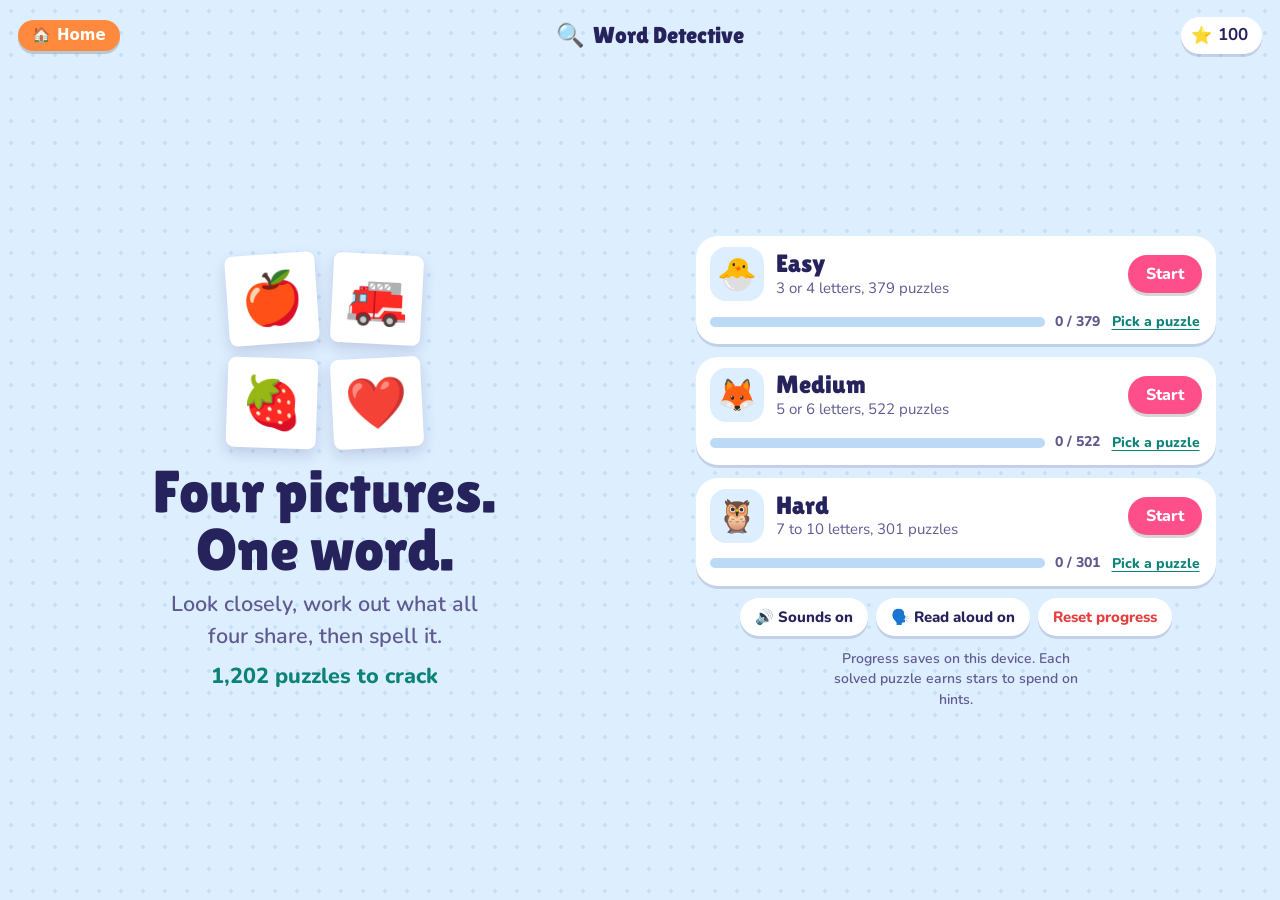
<file: Word Detective.html>
<!doctype html>
<html lang="en">
<head>
<meta charset="utf-8">
<meta name="viewport" content="width=device-width, initial-scale=1, viewport-fit=cover">
<title>Word Detective</title>
<link rel="preconnect" href="https://fonts.googleapis.com">
<link rel="preconnect" href="https://fonts.gstatic.com" crossorigin>
<link href="https://fonts.googleapis.com/css2?family=Lilita+One&family=Nunito:wght@600;700;800&display=swap" rel="stylesheet">
<style>
:root{
  --bg:#DDEEFF; --dot:#C6E0FA; --surface:#FFFFFF; --ink:#26225C; --muted:#5F5B91;
  --tile:#FFD23F; --tile-edge:#E2A400; --tile-ink:#26225C;
  --slot:#BCD9F5; --slot-edge:#A3C6EA;
  --accent:#FF4F8B; --accent-ink:#FFFFFF; --teal:#0B8379;
  --good:#16A374; --bad:#E53E3E; --tape:rgba(255,210,63,.8);
  --lift:0 3px 0 rgba(38,34,92,.14);
  color-scheme:light;
  box-sizing:border-box;
  padding-top:env(safe-area-inset-top,0px);
  padding-bottom:env(safe-area-inset-bottom,0px);
}
@media (prefers-color-scheme: dark){
  :root:not([data-theme="light"]){
    --bg:#17143D; --dot:#221E52; --surface:#2A255F; --ink:#F3F1FF; --muted:#ABA6E3;
    --tile:#FFD23F; --tile-edge:#B98600; --tile-ink:#26225C;
    --slot:#383178; --slot-edge:#2C2662;
    --accent:#FF6FA0; --accent-ink:#1B1640; --teal:#4FD1C5;
    --good:#2BC48F; --bad:#FF6B6B; --tape:rgba(255,210,63,.6);
    --lift:0 3px 0 rgba(0,0,0,.35);
    color-scheme:dark;
  }
}
:root[data-theme="dark"]{
  --bg:#17143D; --dot:#221E52; --surface:#2A255F; --ink:#F3F1FF; --muted:#ABA6E3;
  --tile:#FFD23F; --tile-edge:#B98600; --tile-ink:#26225C;
  --slot:#383178; --slot-edge:#2C2662;
  --accent:#FF6FA0; --accent-ink:#1B1640; --teal:#4FD1C5;
  --good:#2BC48F; --bad:#FF6B6B; --tape:rgba(255,210,63,.6);
  --lift:0 3px 0 rgba(0,0,0,.35);
  color-scheme:dark;
}
*,*::before,*::after{box-sizing:inherit}
html{height:100%;scroll-padding-top:env(safe-area-inset-top,0px);background:var(--bg)}
body{
  margin:0;min-height:100%;color:var(--ink);
  background-color:var(--bg);
  background-image:radial-gradient(var(--dot) 1.6px, transparent 1.7px);
  background-size:22px 22px;
  font-family:"Nunito",ui-rounded,"Arial Rounded MT Bold",system-ui,-apple-system,"Segoe UI",Roboto,sans-serif;
  font-size:17px;line-height:1.45;font-weight:600;
  -webkit-tap-highlight-color:transparent;-webkit-font-smoothing:antialiased;
}
[hidden]{display:none!important}
button{font-family:inherit;color:inherit;touch-action:manipulation}
button:focus-visible{outline:3px solid var(--accent);outline-offset:2px}
.emo{font-family:"Apple Color Emoji","Segoe UI Emoji","Noto Color Emoji","Twemoji Mozilla",sans-serif;font-style:normal;line-height:1}
.display{font-family:"Lilita One","Arial Rounded MT Bold","Trebuchet MS",system-ui,sans-serif;font-weight:400}

.screen{max-width:480px;margin:0 auto;padding:10px 16px 28px}
.topbar{display:flex;align-items:center;justify-content:space-between;gap:10px;min-height:52px}
.brand{display:flex;align-items:center;gap:8px;font-size:23px}
.stars{display:inline-flex;align-items:center;justify-content:center;gap:6px;min-width:78px;background:var(--surface);border-radius:999px;padding:6px 14px 6px 10px;box-shadow:var(--lift);font-weight:800;font-variant-numeric:tabular-nums}

/* Home */
.hero{padding:22px 4px 4px;text-align:center}
.hero-board{display:inline-grid;grid-template-columns:repeat(2,54px);gap:9px;margin-bottom:16px}
.hero-board span{height:54px;display:grid;place-items:center;font-size:30px;background:#fff;border-radius:8px;box-shadow:0 6px 14px rgba(38,34,92,.16);transform:rotate(var(--t))}
.hero h1{font-size:clamp(36px,11vw,48px);line-height:1;margin:0 0 10px}
.lede{margin:0 auto;max-width:27ch;color:var(--muted)}
.count{margin:12px 0 0;font-weight:800;color:var(--teal)}
.tracks{display:grid;gap:14px;margin-top:22px}
.track{background:var(--surface);border-radius:22px;box-shadow:var(--lift);padding:4px 14px 10px}
.track-main{display:grid;grid-template-columns:auto 1fr auto;align-items:center;gap:12px;width:100%;background:none;border:0;padding:10px 0 8px;text-align:left;cursor:pointer}
.badge{width:54px;height:54px;border-radius:16px;background:var(--bg);display:grid;place-items:center;font-size:32px}
.track-name{display:block;font-size:25px;line-height:1.1}
.track-sub{display:block;color:var(--muted);font-size:15px}
.track-go{background:var(--accent);color:var(--accent-ink);border-radius:999px;padding:8px 18px;font-weight:800;font-size:16px;box-shadow:0 3px 0 rgba(0,0,0,.16)}
.track-foot{display:flex;align-items:center;gap:10px}
.bar{flex:1;height:10px;border-radius:99px;background:var(--slot);overflow:hidden}
.bar i{display:block;height:100%;background:var(--good);border-radius:inherit}
.track-count{font-size:14px;font-weight:800;color:var(--muted);font-variant-numeric:tabular-nums}
.link{background:none;border:0;padding:8px 2px;font-weight:800;color:var(--teal);font-size:14px;cursor:pointer;text-decoration:underline;text-underline-offset:3px}
.settings{display:flex;flex-wrap:wrap;gap:8px;justify-content:center;margin-top:24px}
.pill{background:var(--surface);border:0;border-radius:999px;padding:9px 15px;font-weight:800;font-size:15px;box-shadow:var(--lift);cursor:pointer}
.pill.warn{color:var(--bad)}
.foot-note{text-align:center;color:var(--muted);font-size:14px;margin:14px auto 0;max-width:34ch}

/* Play */
.icon-btn{width:46px;height:46px;flex:none;border-radius:14px;border:0;background:var(--surface);box-shadow:var(--lift);font-size:22px;display:grid;place-items:center;cursor:pointer;padding:0}
.level{flex:1;text-align:center;line-height:1.15}
.lv-name{display:block;font-size:21px}
.lv-num{display:block;font-size:13px;font-weight:800;color:var(--muted)}
.board{
  --w:min(calc(100vw - 44px),400px,max(180px,calc(100vh - 400px)));
  width:var(--w);margin:16px auto 0;display:grid;grid-template-columns:1fr 1fr;gap:12px;
}
@supports (height:100dvh){
  .board{--w:min(calc(100vw - 44px),400px,max(180px,calc(100dvh - 400px)))}
}
.pic{
  position:relative;aspect-ratio:1/1;min-height:84px;background:#fff;border-radius:8px;
  box-shadow:0 2px 0 rgba(38,34,92,.10),0 10px 20px rgba(38,34,92,.14);
  display:grid;place-items:center;transform:rotate(var(--tilt));
  animation:deal .4s cubic-bezier(.2,.9,.3,1.25) both;
}
.pic .emo{font-size:calc(var(--w) * .2)}
.pic::before{content:"";position:absolute;top:-8px;left:50%;width:42%;height:17px;transform:translateX(-50%) rotate(-3deg);background:var(--tape);border-radius:2px}
.clue{min-height:24px;margin:14px 0 0;text-align:center;font-weight:800;color:var(--teal);font-size:16px}
.slots{
  --s:min(48px,calc((min(100vw,480px) - 32px - (var(--n) - 1) * 6px) / var(--n)));
  display:flex;justify-content:center;gap:6px;margin:6px auto 0;
}
.slot{width:var(--s);height:calc(var(--s) * 1.12);border:0;border-radius:12px;padding:0;background:var(--slot);box-shadow:inset 0 -4px 0 var(--slot-edge);font-size:calc(var(--s) * .6);display:grid;place-items:center;cursor:pointer;color:var(--tile-ink)}
.slot.filled{background:var(--tile);box-shadow:0 3px 0 var(--tile-edge)}
.slot.locked{background:var(--teal);color:#fff;box-shadow:0 3px 0 rgba(0,0,0,.2);cursor:default}
.slots.wrong{animation:shake .42s}
.slots.wrong .slot.filled:not(.locked){background:var(--bad);color:#fff;box-shadow:0 3px 0 rgba(0,0,0,.2)}
.slots.right .slot{background:var(--good);color:#fff;box-shadow:0 3px 0 rgba(0,0,0,.2);animation:hop .5s both;animation-delay:var(--d)}
.bank{display:grid;grid-template-columns:repeat(var(--cols),1fr);gap:7px;width:min(100%,420px);margin:18px auto 0}
.tile{aspect-ratio:1/1;min-height:38px;max-height:58px;border:0;border-radius:12px;padding:0;background:var(--tile);color:var(--tile-ink);box-shadow:0 4px 0 var(--tile-edge);font-size:clamp(20px,6vw,28px);cursor:pointer;transition:transform .07s,box-shadow .07s}
.tile:active{transform:translateY(3px);box-shadow:0 1px 0 var(--tile-edge)}
.tile.used,.tile.removed{visibility:hidden}
.tools{display:grid;grid-template-columns:repeat(5,1fr);gap:7px;width:min(100%,420px);margin:18px auto 0}
.tool{border:0;background:var(--surface);border-radius:16px;box-shadow:var(--lift);padding:8px 2px 7px;min-height:64px;display:flex;flex-direction:column;align-items:center;justify-content:center;gap:4px;cursor:pointer}
.tool .emo{font-size:22px}
.tool .t{font-size:13px;font-weight:800;line-height:1}
.tool .c{font-size:11px;font-weight:800;color:var(--muted);line-height:1}
.tool:disabled{opacity:.4;cursor:default}

/* Sheets */
.overlay{position:fixed;inset:0;z-index:30;background:rgba(18,15,50,.55);display:flex;align-items:flex-end;justify-content:center;padding:16px 12px calc(14px + env(safe-area-inset-bottom,0px))}
@media (min-width:600px) and (min-height:640px){.overlay{align-items:center}}
.sheet{width:min(100%,440px);max-height:calc(100% - env(safe-area-inset-top,0px) - 8px);overflow:auto;background:var(--surface);border-radius:26px;padding:22px 20px 18px;box-shadow:0 24px 60px rgba(0,0,0,.35);animation:rise .32s cubic-bezier(.2,.9,.3,1.1) both}
.sheet h2{margin:6px 0 0;font-size:27px;line-height:1.1;text-align:center}
.big-emo{display:block;text-align:center;font-size:46px}
.win-word{font-size:clamp(36px,12vw,56px);letter-spacing:.06em;text-align:center;color:var(--good);margin:8px 0 2px;overflow-wrap:anywhere}
.win-q{text-align:center;color:var(--muted);margin:0 0 12px}
.chips{display:grid;grid-template-columns:1fr 1fr;gap:8px}
.chip{display:flex;align-items:center;gap:8px;text-align:left;border:0;background:var(--bg);border-radius:14px;padding:8px 10px;min-height:50px;font-weight:700;font-size:14px;line-height:1.2;cursor:pointer}
.chip .emo{font-size:26px;flex:none}
.chip span:last-child::first-letter{text-transform:uppercase}
.gain{text-align:center;font-weight:800;margin:14px 0 12px}
.row{display:grid;grid-template-columns:auto 1fr;gap:10px}
.btn{border:0;border-radius:16px;padding:14px 18px;font-weight:800;font-size:17px;cursor:pointer}
.btn.primary{background:var(--accent);color:var(--accent-ink);box-shadow:0 4px 0 rgba(0,0,0,.18)}
.btn.ghost{background:var(--bg)}
.btn.wide{width:100%;margin-top:16px}
.sheet-head{display:flex;align-items:center;justify-content:space-between;gap:12px}
.sheet-head h2{text-align:left;margin:0}
.sheet-sub{color:var(--muted);margin:6px 0 0}
.legend{display:flex;gap:14px;flex-wrap:wrap;font-size:13px;font-weight:800;color:var(--muted);margin-top:8px}
.legend i{display:inline-block;width:12px;height:12px;border-radius:4px;vertical-align:-1px;margin-right:5px}
.levels{display:grid;grid-template-columns:repeat(auto-fill,minmax(50px,1fr));gap:7px;max-height:min(52vh,460px);overflow:auto;padding:4px 2px 2px;margin-top:12px}
.lv{height:46px;border:0;border-radius:12px;background:var(--bg);font-weight:800;font-size:15px;cursor:pointer;font-variant-numeric:tabular-nums}
.lv.solved{background:var(--good);color:#fff}
.lv.skipped{background:var(--tile);color:var(--tile-ink)}
.lv.current{background:var(--accent);color:var(--accent-ink)}
.lv:disabled{opacity:.35;cursor:default}
.center{text-align:center}
.center p{color:var(--muted);margin:10px 0 0}

#toast{position:fixed;left:50%;bottom:calc(20px + env(safe-area-inset-bottom,0px));transform:translate(-50%,20px);width:max-content;max-width:min(92vw,420px);background:var(--ink);color:var(--bg);padding:12px 16px;border-radius:14px;font-weight:800;font-size:15px;text-align:center;opacity:0;pointer-events:none;transition:opacity .2s,transform .2s;z-index:40}
#toast.show{opacity:1;transform:translate(-50%,0)}
#confetti{position:fixed;inset:0;pointer-events:none;overflow:hidden;z-index:35}
.bit{position:absolute;top:-40px;animation:fall 1.6s cubic-bezier(.3,.6,.5,1) forwards}

@keyframes fall{to{transform:translate(var(--dx),110vh) rotate(var(--rot))}}
@keyframes deal{from{opacity:0;transform:translateY(14px) scale(.9)}to{opacity:1;transform:rotate(var(--tilt))}}
@keyframes shake{0%,100%{transform:translateX(0)}20%{transform:translateX(-8px)}40%{transform:translateX(7px)}60%{transform:translateX(-5px)}80%{transform:translateX(3px)}}
@keyframes hop{0%,100%{transform:translateY(0)}40%{transform:translateY(-10px)}}
@keyframes rise{from{opacity:0;transform:translateY(30px)}to{opacity:1;transform:none}}

/* ---------- One screen on every device: laptop, iPad and phone ---------- */
html,body{height:100%}
body{overflow:hidden}
.screen{
  height:100%;height:100dvh;max-width:1400px;display:flex;flex-direction:column;
  padding:clamp(6px,1.4vmin,14px) max(clamp(10px,2vmin,20px),env(safe-area-inset-right,0px)) max(clamp(6px,1.4vmin,14px),env(safe-area-inset-bottom,0px)) max(clamp(10px,2vmin,20px),env(safe-area-inset-left,0px));
}
.topbar{flex:none;min-height:46px}
.home{flex:none;display:inline-flex;align-items:center;gap:6px;padding:8px 14px;border-radius:999px;background:#ff8a3d;color:#fff;font:bold 15px/1 'Trebuchet MS','Segoe UI',system-ui,sans-serif;text-decoration:none;box-shadow:0 3px 0 rgba(0,0,0,.16)}
.topbar .brand{flex:1;justify-content:center}

/* Menu: picture board and title beside the level cards when wide, above them when tall */
.home-body{flex:1;min-height:0;display:grid;gap:clamp(8px,2vmin,28px);align-items:center}
@media (min-aspect-ratio:23/20){ .home-body{grid-template-columns:minmax(0,1fr) minmax(0,1fr)} }
@media (max-aspect-ratio:23/20){ .home-body{grid-template-rows:auto minmax(0,1fr);align-items:start} }
.hero{padding:0 4px}
.hero-board{grid-template-columns:repeat(2,var(--hb));gap:calc(var(--hb) * .16);margin-bottom:clamp(6px,1.6vh,16px);--hb:clamp(30px,6.4vh,64px)}
.hero-board span{height:var(--hb);font-size:calc(var(--hb) * .56)}
.hero h1{font-size:clamp(26px,min(5.4vh,6vw),56px);margin:0 0 clamp(4px,1vh,10px)}
.lede{font-size:clamp(14px,1.9vh,18px)}
.count{margin-top:clamp(4px,1vh,12px)}
.menu-col{min-height:0;width:100%;max-width:520px;margin:0 auto;display:flex;flex-direction:column;gap:clamp(6px,1.4vh,14px)}
.tracks{margin:0;gap:clamp(6px,1.4vh,14px)}
.track{padding:2px 14px clamp(4px,1vh,10px)}
.track-main{padding:clamp(4px,1vh,10px) 0 clamp(2px,.8vh,8px)}
.badge{width:clamp(38px,6vh,54px);height:clamp(38px,6vh,54px);font-size:clamp(22px,3.6vh,32px)}
.track-name{font-size:clamp(19px,3vh,25px)}
.link{padding:4px 2px}
.settings{margin:0}
.foot-note{margin:0 auto}

/* Puzzle: pictures beside the letters when wide, above them when tall */
.play-body{flex:1;min-height:0;display:grid;gap:clamp(8px,2vmin,28px)}
@media (min-aspect-ratio:23/20){ .play-body{grid-template-columns:minmax(0,1.1fr) minmax(0,1fr);align-items:center} }
@media (max-aspect-ratio:23/20){ .play-body{grid-template-rows:minmax(0,1fr) auto} }
.board-area{container-type:size;min-height:0;height:100%;display:grid;place-items:center}
.board{--w:min(calc(100cqw - 16px),calc(100cqh - 16px),560px);margin:0;gap:calc(var(--w) * .03)}
.pic{min-height:0}
.play-col{container-type:inline-size;min-width:0;width:100%;max-width:480px;margin:0 auto;display:flex;flex-direction:column;gap:clamp(6px,1.4vh,16px)}
.clue{margin:0;min-height:22px}
.slots{--s:min(56px,calc((100cqw - (var(--n) - 1) * 6px) / var(--n)));margin:0 auto}
.bank{margin:0 auto;width:100%}
.tile{max-height:min(58px,7vh);min-height:32px;aspect-ratio:auto;height:calc((100cqw - (var(--cols) - 1) * 7px) / var(--cols))}
.tools{margin:0 auto;width:100%}
.tool{min-height:clamp(48px,7.4vh,64px)}

/* Pop-ups fit the screen; the puzzle numbers come in pages instead of a scrolling list */
.sheet{max-height:100%;overflow:hidden;display:flex;flex-direction:column}
.sheet > *{flex:none}
#gridOverlay .sheet{height:min(100%,640px);width:min(100%,560px)}
.levels{flex:1 1 auto;min-height:0;max-height:none;overflow:hidden;align-content:start;grid-auto-rows:46px}
.levels > .off{display:none}
.lv-pager{display:flex;align-items:center;justify-content:space-between;gap:10px;margin-top:10px}
.lv-pager[hidden]{display:none}
.lv-pager button{width:52px;height:40px;border:0;border-radius:12px;background:var(--bg);font-size:22px;font-weight:800;cursor:pointer}
.lv-pager button:disabled{opacity:.35;cursor:default}
.lv-pager span{font-weight:800;color:var(--muted);font-variant-numeric:tabular-nums}

/* Short screens (phones held sideways, small phones): fewer extra words, every control stays */
@media (max-height:760px){ .foot-note{display:none} }
@media (max-height:760px) and (max-aspect-ratio:23/20){ .lede{display:none} }
@media (max-width:400px){ .track-sub{font-size:13px} .pill{padding:7px 11px;font-size:13px} }
/* Wide screens: the title side grows with the screen instead of leaving empty space */
@media (min-aspect-ratio:23/20){
  .hero-board{--hb:clamp(30px,10vh,96px)}
  .hero h1{font-size:clamp(26px,min(7.4vh,4.6vw),76px)}
  .lede{font-size:clamp(14px,2.4vh,22px)}
  .count{font-size:clamp(15px,2.4vh,22px)}
  .play-col{max-width:560px}
}
@media (max-height:560px){
  .lede,.count,.foot-note{display:none}
  .hero-board{--hb:clamp(26px,9vh,48px)}
  .track-sub{display:none}
  .pill{padding:6px 12px;font-size:14px}
  .topbar{min-height:40px}
  .icon-btn{width:40px;height:40px}
  .tool{min-height:44px;padding:4px 2px}
  .tool .c{display:none}
  .big-emo{display:none}
  .win-word{font-size:34px;margin:2px 0}
  .win-q{margin:0 0 6px}
  .chips{grid-template-columns:repeat(4,minmax(0,1fr))}
  .chip{min-height:40px;padding:6px;min-width:0;font-size:13px}
  .chip .emo{font-size:22px}
  .chip span:last-child{min-width:0;overflow-wrap:anywhere}
  .gain{margin:8px 0}
  .sheet{padding:12px 16px}
  .btn{padding:10px 16px}
}
@media (max-width:420px){ .home{padding:8px 10px} .home .lbl{display:none} }
@media (prefers-reduced-motion:reduce){*,*::before,*::after{animation:none!important;transition:none!important}}
</style>
</head>
<body>

<section id="home" class="screen">
  <header class="topbar">
    <a class="home" href="index.html" title="Back to Kids Academy home" aria-label="Back to Kids Academy home">&#127968;<span class="lbl"> Home</span></a>
    <div class="brand display"><span class="emo">🔍</span>Word Detective</div>
    <div class="stars" title="Stars"><span class="emo">⭐</span><b id="starsHome">100</b></div>
  </header>
  <div class="home-body">
  <div class="hero">
    <div class="hero-board" aria-hidden="true">
      <span class="emo" style="--t:-4deg">🍎</span><span class="emo" style="--t:3deg">🚒</span>
      <span class="emo" style="--t:2deg">🍓</span><span class="emo" style="--t:-3deg">❤️</span>
    </div>
    <h1 class="display">Four pictures.<br>One word.</h1>
    <p class="lede">Look closely, work out what all four share, then spell it.</p>
    <p class="count" id="countLine"></p>
  </div>
  <div class="menu-col">
  <div class="tracks" id="tracks"></div>
  <div class="settings">
    <button class="pill" id="soundBtn" type="button"></button>
    <button class="pill" id="voiceBtn" type="button"></button>
    <button class="pill warn" id="resetBtn" type="button">Reset progress</button>
  </div>
  <p class="foot-note">Progress saves on this device. Each solved puzzle earns stars to spend on hints.</p>
  </div>
  </div>
</section>

<section id="play" class="screen" hidden>
  <header class="topbar">
    <button class="icon-btn" id="backBtn" type="button" aria-label="Back to menu">⬅️</button>
    <div class="level" id="levelLabel"></div>
    <div class="stars" title="Stars"><span class="emo">⭐</span><b id="starsPlay">100</b></div>
  </header>
  <div class="play-body">
  <div class="board-area"><div class="board" id="board"></div></div>
  <div class="play-col">
  <div class="clue" id="clue" aria-live="polite"></div>
  <div class="slots display" id="slots"></div>
  <div class="bank display" id="bank"></div>
  <div class="tools">
    <button class="tool" id="hintBtn" type="button"><span class="emo">💡</span><span class="t">Letter</span><span class="c" id="hintCost">10 ⭐</span></button>
    <button class="tool" id="removeBtn" type="button"><span class="emo">🧹</span><span class="t">Remove</span><span class="c">15 ⭐</span></button>
    <button class="tool" id="clueBtn" type="button"><span class="emo">🗂️</span><span class="t">Clue</span><span class="c">free</span></button>
    <button class="tool" id="shuffleBtn" type="button"><span class="emo">🔀</span><span class="t">Shuffle</span><span class="c">free</span></button>
    <button class="tool" id="skipBtn" type="button"><span class="emo">⏭️</span><span class="t">Skip</span><span class="c">free</span></button>
  </div>
  </div>
  </div>
</section>

<div class="overlay" id="winOverlay" hidden>
  <div class="sheet" role="dialog" aria-modal="true" aria-labelledby="winTitle">
    <span class="big-emo emo">🎉</span>
    <h2 class="display" id="winTitle">You got it!</h2>
    <div class="win-word display" id="winWord"></div>
    <p class="win-q" id="winQ"></p>
    <div class="chips" id="winChips"></div>
    <p class="gain" id="winGain"></p>
    <div class="row">
      <button class="btn ghost" id="hearBtn" type="button">🔊 Hear it</button>
      <button class="btn primary" id="nextBtn" type="button">Next puzzle</button>
    </div>
  </div>
</div>

<div class="overlay" id="gridOverlay" hidden>
  <div class="sheet" role="dialog" aria-modal="true" aria-labelledby="gridTitle">
    <div class="sheet-head">
      <h2 class="display" id="gridTitle"></h2>
      <button class="icon-btn" id="gridClose" type="button" aria-label="Close">✖️</button>
    </div>
    <p class="sheet-sub" id="gridSub"></p>
    <div class="legend">
      <span><i style="background:var(--good)"></i>Solved</span>
      <span><i style="background:var(--tile)"></i>Skipped</span>
      <span><i style="background:var(--accent)"></i>Up next</span>
    </div>
    <div class="levels" id="levels"></div>
    <div class="lv-pager" id="lvPager" hidden>
      <button type="button" id="lvPrev" aria-label="Previous page">‹</button>
      <span id="lvPage"></span>
      <button type="button" id="lvNext" aria-label="Next page">›</button>
    </div>
  </div>
</div>

<div class="overlay" id="doneOverlay" hidden>
  <div class="sheet center" role="dialog" aria-modal="true" aria-labelledby="doneTitle">
    <span class="big-emo emo">🏆</span>
    <h2 class="display" id="doneTitle"></h2>
    <p id="doneText"></p>
    <button class="btn primary wide" id="doneBtn" type="button">Back to menu</button>
  </div>
</div>

<div id="toast" role="status" aria-live="polite"></div>
<div id="confetti" aria-hidden="true"></div>

<script>
(function(){
"use strict";
var DATA = {"cats":["Colors","Weather","Nature","Animals","Food","Body","Feelings","Actions","Describing words","Home and toys","Clothes","School","Jobs and people","Places","Transport","Sports","Music and art","Space and science","Ocean","Time","Holidays","Shapes and numbers","Tools","Fantasy","Sounds and words","Mixed"],"p":[["RED",["🍎","🚒","🍓","❤️"],0],["BLUE",["🐳","💙","🫐","🧊"],0],["GREEN",["🥦","🐸","🍀","💚"],0],["YELLOW",["🍌","🌻","🐥","💛"],0],["ORANGE",["🥕","🎃","🍊","🧡"],0],["PURPLE",["🍇","🍆","💜","🟣"],0],["PINK",["🌸","🐷","🦩","💗"],0],["BROWN",["🐻","🍫","🤎","🌰"],0],["BLACK",["🎩","🎱","🖤","🕶️"],0],["WHITE",["⛄","🥛","🤍","☁️"],0],["GOLD",["🥇","🏆","👑","💰"],0],["SILVER",["🥈","🥄","🍴","🪙"],0],["GRAY",["🐘","🐭","🌫️","🦏"],0],["RAINBOW",["🌈","🌦️","🦄","💧"],0],["COLORFUL",["🦜","🎨","🎈","🖍️"],0],["SUN",["☀️","🌞","😎","🏖️"],1],["RAIN",["🌧️","☔","🌂","💧"],1],["SNOW",["❄️","⛄","🌨️","⛷️"],1],["WIND",["🌬️","🪁","🍃","🎐"],1],["STORM",["⛈️","🌪️","🌊","☔"],1],["CLOUD",["☁️","⛅","🌥️","✈️"],1],["THUNDER",["🌩️","⚡","🔊","😱"],1],["LIGHTNING",["⚡","⛈️","🌩️","🏃"],1],["HOT",["🔥","☀️","🌶️","🥵"],1],["COLD",["🥶","❄️","🧊","🧣"],1],["WARM",["🧥","☕","🔥","🧤"],1],["SUMMER",["🏖️","🍉","🩳","🍦"],1],["WINTER",["⛄","🧣","❄️","🎿"],1],["SPRING",["🌷","🐣","🌱","🦋"],1],["AUTUMN",["🍂","🍁","🎃","🌰"],1],["SEASON",["🌷","🏖️","🍂","⛄"],1],["WEATHER",["☀️","🌧️","❄️","🌬️"],1],["TORNADO",["🌪️","🏚️","🌀","💨"],1],["FLOOD",["🌊","🏠","🌧️","🚣"],1],["ICE",["🧊","⛸️","🏒","🥶"],1],["WET",["💦","☔","🚿","💧"],1],["SKY",["☁️","🌈","🦅","✈️"],1],["SUNSET",["🌇","🌆","🏖️","🌅"],1],["UMBRELLA",["☂️","☔","🌂","🏖️"],1],["FOG",["🌫️","🌁","🚢","🔦"],1],["PUDDLE",["🌧️","💧","🥾","🦆"],1],["RAINDROP",["💧","🌧️","☔","🌂"],1],["SNOWFLAKE",["❄️","🔍","🌨️","⛄"],1],["SUNSHINE",["☀️","🌻","😎","✨"],1],["RAINCOAT",["🌧️","🧥","☔","💛"],1],["TREE",["🌳","🌲","🌴","🎄"],2],["FLOWER",["🌸","🌻","🌷","🌹"],2],["PLANT",["🌱","🪴","🌿","🌵"],2],["LEAF",["🍃","🍂","🍁","🌿"],2],["FOREST",["🌲","🌳","🦌","🍄"],2],["JUNGLE",["🐒","🌴","🐅","🦜"],2],["DESERT",["🏜️","🐪","🌵","🦂"],2],["MOUNTAIN",["⛰️","🏔️","🗻","🧗"],2],["VOLCANO",["🌋","🔥","🪨","💥"],2],["RIVER",["🏞️","🛶","🐟","💧"],2],["LAKE",["🦆","🎣","🦢","⛵"],2],["ISLAND",["🏝️","🌴","🌊","⛵"],2],["BEACH",["🏖️","🐚","🦀","🩱"],2],["CAVE",["🦇","🔦","🐻","⛏️"],2],["ROCK",["🪨","🗿","🎸","⛰️"],2],["SAND",["🏖️","⏳","🏜️","🏰"],2],["MUD",["🐷","🥾","🚜","🌧️"],2],["SEED",["🌱","🌻","🍉","🥜"],2],["GRASS",["🌿","🐄","⚽","⛳"],2],["MUSHROOM",["🍄","🍕","🌲","🐸"],2],["CACTUS",["🌵","🏜️","🤠","🌞"],2],["GARDEN",["🌻","🥕","🐝","🌷"],2],["NATURE",["🌳","🦋","🏞️","🌸"],2],["WATER",["💧","🚰","🌊","🚿"],2],["FIRE",["🔥","🚒","🧯","🕯️"],2],["EARTH",["🌍","🌏","🌋","🌊"],2],["WAVE",["🌊","👋","🏄","🌀"],2],["SHELL",["🐚","🐢","🐌","🥚"],2],["NEST",["🐦","🥚","🐣","🌳"],2],["WOOD",["🪵","🪓","🌲","🪑"],2],["POND",["🦆","🐸","🐟","🌿"],2],["ROSE",["🌹","💐","❤️","🥀"],2],["STAR",["🌟","⭐","✨","🌠"],2],["MOON",["🌙","🌕","🌝","🌛"],2],["PLANET",["🪐","🌍","🔭","👽"],2],["SUNFLOWER",["🌻","☀️","🐝","🌱"],2],["DAISY",["🌼","💐","🐝","🌷"],2],["TULIP",["🌷","🌱","💐","🧡"],2],["BLOSSOM",["🌸","🌳","🐝","💮"],2],["SOIL",["🌱","🪱","🪴","🥕"],2],["ROOT",["🥕","🌳","🌱","🥔"],2],["VINE",["🍇","🌿","🐒","🌳"],2],["THORN",["🌹","🌵","📌","🩹"],2],["WATERFALL",["💧","🏞️","⛰️","🌊"],2],["GLACIER",["🏔️","🧊","❄️","🐧"],2],["ICEBERG",["🧊","🚢","🌊","🐻‍❄️"],2],["SWAMP",["🐊","🐸","🦟","🌿"],2],["DOG",["🐶","🐕","🦴","🐩"],3],["CAT",["🐱","🐈","🧶","🐭"],3],["PET",["🐶","🐱","🐹","🐠"],3],["FARM",["🐓","🐖","🌾","🐑"],3],["ZOO",["🦁","🦒","🐘","🦓"],3],["BIRD",["🐦","🦜","🦅","🐧"],3],["FISH",["🐟","🐠","🎣","🐡"],3],["BUG",["🐛","🐞","🐜","🦗"],3],["BEE",["🐝","🍯","🌼","🐻"],3],["HONEY",["🍯","🐝","🐻","🥞"],3],["SPIDER",["🕷️","🕸️","🦟","🌙"],3],["SNAKE",["🐍","🪜","🎲","🌿"],3],["FROG",["🐸","🐛","💧","👑"],3],["MONKEY",["🐒","🐵","🍌","🙈"],3],["LION",["🦁","👑","🦓","🌾"],3],["TIGER",["🐯","🐅","🧡","🌴"],3],["BEAR",["🐻","🧸","🍯","🐼"],3],["PANDA",["🐼","🎋","🖤","🤍"],3],["RABBIT",["🐰","🐇","🥕","🎩"],3],["MOUSE",["🐭","🐁","🧀","🖱️"],3],["HORSE",["🐴","🐎","🏇","🤠"],3],["COW",["🐄","🐮","🥛","🌾"],3],["PIG",["🐷","🐖","🐽","🥓"],3],["SHEEP",["🐑","🧶","🐏","💤"],3],["CHICKEN",["🐔","🐓","🥚","🍗"],3],["DUCK",["🦆","🐤","🛁","🍞"],3],["OWL",["🦉","🌙","📚","🌳"],3],["PENGUIN",["🐧","🧊","❄️","🐟"],3],["WHALE",["🐳","🐋","🌊","💦"],3],["SHARK",["🦈","🌊","🦷","🏄"],3],["DOLPHIN",["🐬","🌊","🐠","🏊"],3],["OCTOPUS",["🐙","🦑","🌊","8️⃣"],3],["CRAB",["🦀","🏖️","🐚","🌊"],3],["TURTLE",["🐢","🌊","🥚","🏖️"],3],["SNAIL",["🐌","🐚","🍃","🐢"],3],["BUTTERFLY",["🦋","🐛","🌸","🌈"],3],["ELEPHANT",["🐘","🥜","🎪","🌍"],3],["GIRAFFE",["🦒","🌳","🦓","📏"],3],["ZEBRA",["🦓","🐴","🖤","🤍"],3],["KANGAROO",["🦘","🐨","🌏","👜"],3],["KOALA",["🐨","🌳","🦘","🍃"],3],["FOX",["🦊","🍂","🐰","🌲"],3],["WOLF",["🐺","🌕","🐑","🐷"],3],["DEER",["🦌","🌲","🎄","🍃"],3],["CAMEL",["🐪","🐫","🏜️","🌵"],3],["CROCODILE",["🐊","🦷","🌿","🌊"],3],["DINOSAUR",["🦖","🦕","🦴","🌋"],3],["DRAGON",["🐉","🐲","🔥","🏰"],3],["UNICORN",["🦄","🌈","✨","🌟"],3],["BAT",["🦇","🏏","🌙","⚾"],3],["ANT",["🐜","🍃","🍰","🧺"],3],["WORM",["🪱","🍎","🐦","🎣"],3],["PARROT",["🦜","🗣️","🌴","🌈"],3],["EAGLE",["🦅","🏔️","🐟","🪶"],3],["SWAN",["🦢","🩰","🏞️","🤍"],3],["PEACOCK",["🦚","💙","💚","🪶"],3],["FLAMINGO",["🦩","💗","🦵","🌴"],3],["GOAT",["🐐","🧀","🏔️","🥛"],3],["LLAMA",["🦙","🏔️","🧶","🌄"],3],["HEDGEHOG",["🦔","🍂","🍎","🌵"],3],["SQUIRREL",["🐿️","🌰","🌳","🍂"],3],["SLOTH",["🦥","😴","🌳","🐌"],3],["OTTER",["🦦","🌊","🐚","🦀"],3],["SKUNK",["🦨","💨","🤢","🖤"],3],["BEAVER",["🦫","🪵","🌊","🦷"],3],["SEAL",["🦭","🧊","🐟","🎪"],3],["BEETLE",["🪲","🐞","🌿","🔍"],3],["LADYBUG",["🐞","🔴","⚫","🍀"],3],["MOSQUITO",["🦟","🩸","🌙","🤚"],3],["CRICKET",["🦗","🏏","🌙","🎻"],3],["LIZARD",["🦎","🌵","🪨","☀️"],3],["PUPPY",["🐶","🦴","🐾","🍼"],3],["KITTEN",["🐱","🧶","🥛","🍼"],3],["CHICK",["🐣","🐥","🐤","🥚"],3],["PAW",["🐾","🐶","🐱","🐻"],3],["TAIL",["🐕","🦊","🐒","🪁"],3],["FEATHER",["🪶","🦜","🦚","🖋️"],3],["WING",["🦋","🦅","✈️","🦇"],3],["HORN",["🦏","🦄","📯","🐐"],3],["EGG",["🥚","🐣","🍳","🐔"],3],["BONE",["🦴","🐶","💀","🦖"],3],["CLAW",["🦀","🦞","🐯","🦅"],3],["WILD",["🐺","🐗","🌲","🦁"],3],["SAFARI",["🦒","🦓","🦁","🚙"],3],["AQUARIUM",["🐠","🐡","🦈","🐙"],3],["REPTILE",["🦎","🐍","🐢","🐊"],3],["MAMMAL",["🐘","🐬","🐕","🦇"],3],["HATCH",["🐣","🥚","🐢","🐉"],3],["NOCTURNAL",["🦉","🦇","🌙","🦝"],3],["HERD",["🐄","🐘","🦬","🐑"],3],["FLOCK",["🐦","🐑","🕊️","🦢"],3],["HIVE",["🐝","🍯","👑","🌼"],3],["WEB",["🕸️","🕷️","🌐","💻"],3],["BARK",["🐕","🌳","🔊","🪵"],3],["FUR",["🐻","🦊","🐈","🧥"],3],["SCALE",["🐟","⚖️","🐍","🎹"],3],["PACK",["🐺","🎒","📦","🃏"],3],["HAMSTER",["🐹","🌻","🎡","🧀"],3],["GORILLA",["🦍","🍌","🌴","💪"],3],["HIPPO",["🦛","🌊","🦷","🐊"],3],["RACCOON",["🦝","🗑️","🌙","🎭"],3],["TURKEY",["🦃","🍗","🥧","🍁"],3],["DOVE",["🕊️","☮️","🤍","🌿"],3],["CHEETAH",["🐆","💨","🏃","⚡"],3],["BOAR",["🐗","🌲","🐷","🦷"],3],["POODLE",["🐩","✂️","🎀","🐕"],3],["BISON",["🦬","🌾","🐃","🏔️"],3],["ROOSTER",["🐓","🌅","⏰","🗣️"],3],["LAMB",["🐑","🍼","🌸","🤍"],3],["PONY",["🐴","🎀","🌈","🥕"],3],["PIGLET",["🐷","🐽","🍼","🎀"],3],["TADPOLE",["🐸","💧","🐟","🥚"],3],["COCOON",["🐛","🦋","🌿","🛌"],3],["TUSK",["🐘","🦣","🐗","🦷"],3],["TRUNK",["🐘","🌳","🧳","🚗"],3],["WHISKERS",["🐱","🐭","🦭","🧔"],3],["STRIPES",["🦓","🐯","🍭","🐝"],3],["SPOTS",["🐆","🐞","🐄","🦒"],3],["HUMP",["🐪","🐫","🐋","🏜️"],3],["POUCH",["🦘","🐨","👛","🎒"],3],["BEAK",["🐦","🦜","🦆","🐧"],3],["FIN",["🦈","🐟","🐬","🤿"],3],["DEN",["🦊","🐻","🦁","🛋️"],3],["BURROW",["🐇","🐜","🕳️","🦫"],3],["FIREFLY",["🔥","🪰","🌙","✨"],3],["DRAGONFLY",["🐉","🪰","🌿","💧"],3],["FOOD",["🍔","🍕","🍎","🍝"],4],["FRUIT",["🍎","🍌","🍇","🍓"],4],["VEGETABLE",["🥕","🥦","🌽","🥒"],4],["APPLE",["🍎","🍏","🥧","🌳"],4],["BANANA",["🍌","🐒","🍨","🥤"],4],["GRAPE",["🍇","🧃","💜","🦊"],4],["LEMON",["🍋","😖","🥤","🟡"],4],["CHERRY",["🍒","🍰","🌸","🍦"],4],["PEACH",["🍑","🧡","🥧","🌳"],4],["PEAR",["🍐","🌳","💚","🥧"],4],["MELON",["🍈","🍉","🥗","🟢"],4],["WATERMELON",["🍉","💧","🍈","🌞"],4],["STRAWBERRY",["🍓","🍰","🥛","🍨"],4],["PINEAPPLE",["🍍","🍕","🌴","🍹"],4],["COCONUT",["🥥","🌴","🏝️","🥛"],4],["MANGO",["🥭","🌴","🧡","🥤"],4],["KIWI",["🥝","🐦","💚","🌏"],4],["AVOCADO",["🥑","🥪","🌮","🥗"],4],["TOMATO",["🍅","🍝","🍕","🥗"],4],["CARROT",["🥕","🐰","⛄","🥗"],4],["CORN",["🌽","🍿","🌾","🐔"],4],["POTATO",["🥔","🍟","🌱","🥘"],4],["ONION",["🧅","😢","🍔","🥘"],4],["GARLIC",["🧄","🧛","🍝","🍞"],4],["PEPPER",["🌶️","🫑","🍕","🤧"],4],["BROCCOLI",["🥦","🌳","💚","🥗"],4],["LETTUCE",["🥬","🥗","🐰","🍔"],4],["CUCUMBER",["🥒","🥗","🧖","💚"],4],["OLIVE",["🫒","🍕","🌿","🕊️"],4],["CHESTNUT",["🌰","🔥","🐿️","🍂"],4],["BREAD",["🍞","🥖","🥪","🧈"],4],["CHEESE",["🧀","🐭","🍕","📸"],4],["MILK",["🥛","🐄","🍼","🍪"],4],["BUTTER",["🧈","🍞","🥞","🐄"],4],["PIZZA",["🍕","🧀","🍅","🍄"],4],["BURGER",["🍔","🍟","🥤","🍅"],4],["SANDWICH",["🥪","🍞","🧀","🥬"],4],["NOODLE",["🍜","🍝","🥢","🥡"],4],["PASTA",["🍝","🧀","🍅","🧄"],4],["RICE",["🍚","🍙","🍛","🌾"],4],["SOUP",["🍲","🥣","🥄","🍜"],4],["SALAD",["🥗","🥬","🍅","🥒"],4],["TACO",["🌮","🥑","🌶️","🧀"],4],["BURRITO",["🌯","🥑","🍚","🌶️"],4],["HOTDOG",["🌭","🐕","🔥","⚾"],4],["FRIES",["🍟","🍔","🥔","🧂"],4],["POPCORN",["🍿","🌽","🧈","🧂"],4],["CAKE",["🎂","🍰","🧁","🕯️"],4],["COOKIE",["🍪","🥛","🍫","🎅"],4],["CANDY",["🍬","🍭","🎃","🍫"],4],["CHOCOLATE",["🍫","🍩","🍪","🤎"],4],["DONUT",["🍩","☕","🕳️","🍫"],4],["PIE",["🥧","🍎","🍒","🍰"],4],["CONE",["🍦","🚧","🥳","🍨"],4],["PANCAKE",["🥞","🍯","🧈","🍓"],4],["WAFFLE",["🧇","🍯","🍓","🧈"],4],["JUICE",["🧃","🍊","🍎","🥤"],4],["TEA",["🍵","🫖","🍋","🍪"],4],["COFFEE",["☕","🥐","🌅","🍩"],4],["SALT",["🧂","🌊","🍟","🥨"],4],["SUGAR",["🍭","🍬","🧁","☕"],4],["SPICY",["🌶️","🥵","🔥","🍛"],4],["SWEET",["🍬","🍭","🍰","🍯"],4],["SOUR",["🍋","😖","🍏","🥒"],4],["YUMMY",["😋","🍕","🍰","🍔"],4],["HUNGRY",["🤤","🍽️","🍔","⏰"],4],["THIRSTY",["🥤","💧","🥵","🏜️"],4],["BREAKFAST",["🥞","🍳","🥓","🌅"],4],["LUNCH",["🥪","🍱","🕛","🍎"],4],["DINNER",["🍝","🍽️","🌙","🕯️"],4],["SNACK",["🍿","🥨","🍪","🍌"],4],["PICNIC",["🧺","🥪","🍉","🐜"],4],["BOWL",["🥣","🍜","🎳","🥗"],4],["SPOON",["🥄","🍲","🥣","🍦"],4],["FORK",["🍴","🍝","🥗","🥧"],4],["CUP",["☕","🥤","🏆","🍵"],4],["STRAW",["🥤","🧃","🌾","👒"],4],["NUT",["🥜","🌰","🐿️","🔩"],4],["PEANUT",["🥜","🐘","🥪","🧈"],4],["CEREAL",["🥣","🥛","🌾","🌅"],4],["TOAST",["🍞","🧈","🍳","🌅"],4],["JAM",["🍓","🍞","🚗","🎸"],4],["SUSHI",["🍣","🍙","🥢","🐟"],4],["BAKE",["🥧","🧁","🍞","⏲️"],4],["LEMONADE",["🍋","🥤","🧊","☀️"],4],["SMOOTHIE",["🥤","🍓","🍌","🥛"],4],["CUPCAKE",["🧁","🎂","🍰","🍓"],4],["MUFFIN",["🧁","☕","🫐","🌅"],4],["PRETZEL",["🥨","🧂","🎡","🍿"],4],["BAGEL",["🥯","🧈","☕","🥚"],4],["CROISSANT",["🥐","☕","🧈","🗼"],4],["PICKLE",["🥒","🍔","🧂","😖"],4],["STEW",["🍲","🥕","🥔","🥩"],4],["STEAK",["🥩","🍽️","🔥","🐄"],4],["BACON",["🥓","🍳","🐷","🍔"],4],["SAUSAGE",["🌭","🍳","🐷","🥓"],4],["LOLLIPOP",["🍭","👅","🌈","🍬"],4],["FEAST",["🍗","🍖","🎉","🍽️"],4],["DUMPLING",["🥟","🥢","🍲","🐉"],4],["CURRY",["🍛","🍚","🌶️","🥄"],4],["SALSA",["🍅","🌶️","💃","🧅"],4],["YOGURT",["🥛","🍓","🥄","🫐"],4],["OMELET",["🍳","🥚","🧀","🍄"],4],["SYRUP",["🥞","🍯","🍁","🧇"],4],["FLOUR",["🌾","🍞","🧁","🌸"],4],["DOUGH",["🍕","🥖","🍪","💰"],4],["RECIPE",["📝","🥣","🍰","👩‍🍳"],4],["MENU",["📋","🍽️","🍔","🍝"],4],["DESSERT",["🍰","🍨","🍮","🍩"],4],["PUDDING",["🍮","🥄","🍫","🥣"],4],["JELLY",["🍇","🍞","🥜","🍮"],4],["TREAT",["🍬","🍪","🎃","🦴"],4],["GROCERY",["🛒","🍎","🥖","🧾"],4],["SPINACH",["🥬","💪","🥗","💚"],4],["BERRY",["🍓","🫐","🍇","🌳"],4],["COCOA",["☕","🍫","❄️","🧣"],4],["BROWNIE",["🍫","🍰","🤎","🧁"],4],["BLUEBERRY",["🫐","💙","🧁","🥞"],4],["EYE",["👁️","👀","🕶️","🙈"],5],["EAR",["👂","🎧","🐰","🔊"],5],["NOSE",["👃","🤧","🐽","🌸"],5],["MOUTH",["👄","🦷","😮","🗣️"],5],["TOOTH",["🦷","🪥","🧚","🍬"],5],["HAND",["✋","🤚","👋","🧤"],5],["FOOT",["🦶","👣","🥾","⚽"],5],["LEG",["🦵","👖","🦩","🏃"],5],["ARM",["💪","🦾","🩹","🤗"],5],["HAIR",["💇","💈","👱","🧔"],5],["BRAIN",["🧠","📚","🧩","💭"],5],["HEART",["❤️","💓","🫀","💘"],5],["FACE",["😀","😢","😡","🎭"],5],["SMILE",["😀","😊","😁","📸"],5],["TONGUE",["👅","😛","🍭","🍦"],5],["LIPS",["👄","💄","💋","😘"],5],["FINGER",["👆","☝️","💅","💍"],5],["THUMB",["👍","👎","📱","🎮"],5],["NAIL",["💅","🔨","🪵","🖌️"],5],["KNEE",["🧎","🦵","🩹","🛹"],5],["SICK",["🤒","🤧","🤢","🏥"],5],["COUGH",["😷","🤧","🍯","🌡️"],5],["SNEEZE",["🤧","🌸","🤒","🧻"],5],["FEVER",["🤒","🌡️","🥵","🛌"],5],["MUSCLE",["💪","🦵","🥩","🏃"],5],["BLOOD",["🩸","💉","❤️","🧛"],5],["HEALTHY",["🥦","🍎","🏃","💪"],5],["GROW",["🌱","📏","🌳","👶"],5],["BABY",["👶","🍼","🧸","🐣"],5],["BODY",["🧍","💪","🧠","🦵"],5],["SKELETON",["💀","🦴","🏴‍☠️","🎃"],5],["NECK",["🦒","🧣","👔","📿"],5],["TOE",["🦶","👣","🩰","💅"],5],["WRIST",["⌚","✋","🩹","🏏"],5],["LUNGS",["🫁","💨","🌬️","🏃"],5],["BANDAGE",["🩹","🤕","🩺","🦵"],5],["MEDICINE",["💊","🩺","🧪","🤒"],5],["SWEAT",["💦","🥵","🏃","😓"],5],["TEARS",["💧","😂","🥲","😭"],5],["HAPPY",["😀","😄","🥳","😊"],6],["SAD",["😞","💔","🌧️","😿"],6],["ANGRY",["😠","😡","💢","👿"],6],["SCARED",["😱","😨","👻","🕷️"],6],["SURPRISE",["😮","🎁","🎉","😲"],6],["TIRED",["🥱","😩","🛋️","🏃"],6],["SILLY",["🤪","😜","🤡","🙃"],6],["LOVE",["❤️","😍","💕","🥰"],6],["KISS",["💋","😘","😚","🐸"],6],["HUG",["🤗","🫂","🧸","💞"],6],["LAUGH",["🤣","😆","🤡","😹"],6],["CRY",["😢","👶","🧅","💧"],6],["BORED",["🥱","😐","🙄","⏳"],6],["PROUD",["🏆","🥇","😌","🦚"],6],["SHY",["🙈","😳","☺️","🐢"],6],["BRAVE",["🦁","🦸","🛡️","💪"],6],["CALM",["🧘","🕊️","😌","🍃"],6],["WORRY",["😟","💭","🤞","😣"],6],["LONELY",["🏝️","🧍","🌙","🥺"],6],["EXCITED",["🤩","🎉","🥳","🎢"],6],["NERVOUS",["😬","😰","💦","🎤"],6],["CONFUSED",["😕","🤔","❓","🌀"],6],["CURIOUS",["🧐","🔍","🐱","🐒"],6],["GRUMPY",["😾","😒","☁️","🐻"],6],["KIND",["🤝","💝","🙏","😇"],6],["FRIEND",["👫","🤝","💛","🐶"],6],["SMART",["🎓","💡","🤓","🦉"],6],["GENTLE",["🐑","🕊️","🤲","🌸"],6],["FUNNY",["😂","🙃","🎈","🐒"],6],["GRATEFUL",["🙏","💝","😊","🍁"],6],["SORRY",["🙇","💐","💌","😔"],6],["HOPE",["🌈","🤞","🙏","🌱"],6],["PEACE",["☮️","🕊️","✌️","🌍"],6],["DREAM",["💭","😴","🌈","✨"],6],["WISH",["🌠","🎂","⛲","🍀"],6],["LUCK",["🍀","🤞","🎲","🐞"],6],["JOY",["😃","🎉","🌞","💃"],6],["GLOOMY",["☁️","🌧️","😞","🌫️"],6],["RELAXED",["🏖️","🛋️","😌","🧘"],6],["RUN",["🏃","👟","🏁","🐆"],7],["WALK",["🚶","👣","🦮","🌳"],7],["JUMP",["🦘","🐸","🐬","🏀"],7],["SWIM",["🏊","🐠","🩱","🌊"],7],["FLY",["✈️","🦅","🪰","🧚"],7],["CLIMB",["🧗","🏔️","🪜","🐒"],7],["RIDE",["🚴","🏇","🎢","🛴"],7],["DRIVE",["🔑","🛣️","🚦","⛽"],7],["READ",["📖","📚","👓","🤓"],7],["WRITE",["✏️","📝","🔤","🖊️"],7],["DRAW",["🖍️","📐","⭕","🃏"],7],["SING",["🎤","🗣️","🐦","🎶"],7],["DANCE",["💃","🕺","🩰","🎶"],7],["PLAY",["🎮","🧸","⚽","🎭"],7],["SLEEP",["🛌","😴","🌙","💤"],7],["EAT",["🍽️","😋","🍔","🥢"],7],["DRINK",["🥤","🧃","💧","🍼"],7],["COOK",["🍳","🔥","🍲","🥄"],7],["WASH",["🧼","🚿","🧺","🚙"],7],["CLEAN",["🧹","🧽","✨","🗑️"],7],["BUILD",["🔨","🧩","🏰","🛠️"],7],["DIG",["⛏️","🕳️","🐶","🏖️"],7],["THROW",["🤾","⚾","🏈","🥏"],7],["CATCH",["🧤","⚾","🎣","🥅"],7],["KICK",["⚽","🦵","🥋","🏈"],7],["OPEN",["🔓","🎁","🚪","📖"],7],["LOOK",["👀","🔍","🔭","👓"],7],["LISTEN",["👂","🎧","🎵","📻"],7],["SMELL",["👃","🌸","🧀","🦨"],7],["TASTE",["👅","😋","🍦","🍋"],7],["TOUCH",["👆","✋","📱","🐾"],7],["THINK",["🤔","💭","💡","❓"],7],["TALK",["🗣️","💬","📞","👄"],7],["CALL",["📞","☎️","📢","🦆"],7],["CLAP",["👏","🎭","🦭","🎤"],7],["POINT",["👉","☝️","📍","✏️"],7],["SHARE",["🍕","🍪","🤝","💞"],7],["HELP",["🆘","🤝","🚑","🙋"],7],["GIVE",["🎁","🤲","💝","🤝"],7],["BUY",["💳","💵","🏷️","🧾"],7],["SELL",["🏪","🏷️","🍋","💰"],7],["SHOP",["🛍️","🏬","👗","🛒"],7],["WIN",["🏆","🥇","🎉","🏁"],7],["SEARCH",["🔎","🗺️","🧭","👀"],7],["HIDE",["🙈","📦","🛏️","🦎"],7],["SHOUT",["🗣️","📢","😱","🔊"],7],["WHISPER",["🤫","👂","💭","🐭"],7],["LEARN",["📚","🎓","🧠","✏️"],7],["STUDY",["📚","📝","🤓","🕯️"],7],["COUNT",["🔢","🧮","1️⃣","🧛"],7],["SPELL",["🔤","🪄","🧙","📝"],7],["MEASURE",["📏","📐","⚖️","🌡️"],7],["WEIGH",["⚖️","🏋️","🍎","🐘"],7],["MIX",["🥣","🎨","🎚️","🌀"],7],["CUT",["✂️","💇","🩹","🎂"],7],["FOLD",["👕","📄","🗺️","🦢"],7],["TIE",["👔","🎀","👟","🤝"],7],["SEW",["🧵","🪡","👗","🧷"],7],["KNIT",["🧶","🧣","🧤","👵"],7],["FEED",["🍼","🐓","🦆","🍞"],7],["CAMP",["⛺","🏕️","🔥","🌲"],7],["HIKE",["🥾","⛰️","🎒","🌲"],7],["SKATE",["⛸️","🛹","🛼","🧊"],7],["SKI",["🎿","⛷️","🏔️","❄️"],7],["SURF",["🏄","🌊","🏝️","🦈"],7],["DIVE",["🤿","🐠","🏊","🌊"],7],["SAIL",["⛵","🌬️","🧭","🌊"],7],["ROW",["🚣","🛶","🌾","🌊"],7],["SPIN",["🌀","🪀","🎡","💫"],7],["ROLL",["🎲","🧻","🎳","🍣"],7],["BOUNCE",["🏀","🦘","🎾","⚽"],7],["SLIDE",["🛷","🏂","🐧","🎢"],7],["SWING",["⚾","🏌️","🎷","🐒"],7],["HOP",["🐇","🐸","🦘","🦗"],7],["CRAWL",["🐛","👶","🐢","🐜"],7],["FALL",["🍂","🍁","🍎","🤕"],7],["FLOAT",["🎈","☁️","🦆","🛶"],7],["SINK",["🚰","⚓","🪨","🧽"],7],["MELT",["🍦","⛄","🧊","🔥"],7],["FREEZE",["🥶","🧊","❄️","🛑"],7],["BURN",["🔥","🕯️","🪵","🧯"],7],["BREAK",["💔","🥚","🔨","☕"],7],["FIX",["🔧","🛠️","🔩","🩹"],7],["WAIT",["🚏","⏳","🧍","🙄"],7],["HURRY",["⏰","🏃","💨","🐇"],7],["STOP",["🛑","✋","🚦","⛔"],7],["START",["▶️","🚦","🔑","🏃"],7],["FINISH",["🏁","🏆","✅","🔚"],7],["SAVE",["💾","💰","🥅","🚑"],7],["CHOOSE",["🤔","👈","👉","☑️"],7],["GUESS",["🤔","❓","🎲","💭"],7],["JUGGLE",["🤹","🎳","🍊","⚽"],7],["MARCH",["🥁","🎺","💂","📅"],7],["KNOCK",["🚪","✊","🥊","🎳"],7],["RING",["💍","🔔","📞","🥊"],7],["BLOW",["🌬️","🎈","🎂","🎺"],7],["PICK",["🍎","⛏️","🧺","🎸"],7],["WINK",["😉","😜","😘","👁️"],7],["YAWN",["🥱","😴","🌙","🦁"],7],["SNORE",["😴","💤","🐻","🛌"],7],["BRUSH",["🪥","🖌️","🧹","💇"],7],["SHAVE",["🪒","🧔","🧴","💈"],7],["BATH",["🛁","🧼","🦆","🧽"],7],["SHOWER",["🚿","🌦️","🧴","🧼"],7],["SPLASH",["💦","🌊","🐳","🏊"],7],["SPILL",["🥛","🧃","💦","😮"],7],["SQUEEZE",["🍋","🤗","🧴","🧃"],7],["STRETCH",["🧘","🤸","🐈","🦒"],7],["EXPLORE",["🧭","🗺️","🔭","🏔️"],7],["DISCOVER",["🔍","💡","🦖","🌍"],7],["INVENT",["💡","🔧","⚙️","🤖"],7],["CREATE",["🎨","🛠️","✨","💡"],7],["IMAGINE",["💭","🦄","🌈","🚀"],7],["WONDER",["🤔","✨","🌌","❓"],7],["SHINE",["✨","☀️","💎","🌟"],7],["GLOW",["🌙","🕯️","🔦","🎃"],7],["SPARKLE",["✨","💎","🎇","💫"],7],["TWINKLE",["⭐","✨","🌃","💫"],7],["VOTE",["🗳️","✋","☑️","📊"],7],["CELEBRATE",["🎉","🥳","🎂","🎊"],7],["PAINT",["🖌️","🪣","🎨","🌈"],7],["FISHING",["🎣","🐟","🛶","🪱"],7],["PRACTICE",["🎹","⚽","🔁","📝"],7],["REMEMBER",["🧠","📝","🐘","🔁"],7],["FORGET",["🤦","🧠","🔑","❓"],7],["PRETEND",["🎭","👑","🦸","🧸"],7],["CARRY",["🎒","🐜","🧺","🤲"],7],["LIFT",["🏋️","🛗","🏗️","🤲"],7],["POUR",["🥛","🌧️","☕","🍯"],7],["SHAKE",["🤝","🥤","🧂","🐕"],7],["WIGGLE",["🐛","🪱","🐍","💃"],7],["TICKLE",["🪶","😂","🦶","🤣"],7],["CHEW",["🦷","🍬","🐄","😋"],7],["BITE",["🦷","🍎","🦈","🦟"],7],["LICK",["👅","🍦","🍭","🐶"],7],["SWALLOW",["🐦","💊","🥛","😮"],7],["SNEAK",["🐈","🥷","🤫","👣"],7],["TIPTOE",["🩰","👣","🤫","🌙"],7],["WAKE",["⏰","🌅","🛌","🐓"],7],["RESCUE",["🚁","🚒","🆘","🦸"],7],["PROTECT",["🛡️","🦸","🔒","⛑️"],7],["JOIN",["🤝","🧩","➕","👥"],7],["FOLLOW",["👣","🦆","🐤","➡️"],7],["DELIVER",["📦","🚚","🍕","📬"],7],["HARVEST",["🌾","🚜","🎃","🧺"],7],["RECYCLE",["♻️","🥫","📰","🌍"],7],["BIG",["🐘","🐳","🏔️","🦕"],8],["SMALL",["🐭","🐜","🌰","🐞"],8],["TINY",["🔬","🦠","🤏","💧"],8],["TALL",["🦒","🏙️","🌴","🗼"],8],["SHORT",["🩳","🐁","📏","⏱️"],8],["LONG",["🐍","🚂","📜","🦒"],8],["FAST",["🚀","🏎️","🐇","⚡"],8],["SLOW",["🐢","🐌","🦥","⏳"],8],["LOUD",["📢","🔊","🥁","🎺"],8],["QUIET",["🤫","🔇","📚","🐭"],8],["SOFT",["🧸","☁️","🪶","🛏️"],8],["HARD",["🪨","💎","🧱","🔨"],8],["HEAVY",["🏋️","🐘","🪨","⚓"],8],["LIGHT",["💡","🪶","🔦","🕯️"],8],["DARK",["🌑","🌃","🔦","🦇"],8],["BRIGHT",["☀️","💡","🌟","😎"],8],["DIRTY",["🐷","🥾","🧽","🗑️"],8],["FULL",["🌕","🔋","😋","🥛"],8],["OLD",["👴","👵","🏛️","🦖"],8],["NEW",["🆕","✨","🛍️","🌱"],8],["YOUNG",["👶","🐣","🌱","🧒"],8],["SCARY",["👻","🎃","🕷️","🦇"],8],["CUTE",["🐶","🐱","🐰","🥰"],8],["PRETTY",["🌸","🦋","💐","🌅"],8],["BEAUTIFUL",["🌅","🌸","🦚","🌈"],8],["SHARP",["✂️","📌","🌵","🦔"],8],["ROUND",["⚽","🌕","🍩","🔵"],8],["FLAT",["🥞","📄","🗺️","🛹"],8],["SPIKY",["🦔","🌵","🐡","🍍"],8],["SMOOTH",["🥚","🧈","🧊","🎱"],8],["STICKY",["🍯","🍭","🩹","🕸️"],8],["SLIPPERY",["🍌","🧊","🐟","🧼"],8],["COOL",["😎","🧊","🆒","🍦"],8],["RICH",["💰","🤑","💎","👑"],8],["DEEP",["🌊","🤿","🕳️","🐋"],8],["HIGH",["🏔️","✈️","🪁","🙌"],8],["FAR",["🔭","🌌","🗺️","🚀"],8],["DOWN",["⬇️","👇","🍂","🪂"],8],["BUSY",["🐝","🐜","🏙️","📅"],8],["LAZY",["🦥","🛋️","🐨","😴"],8],["MESSY",["🍝","🎨","🐷","🧸"],8],["FAMOUS",["⭐","📸","🎤","🏆"],8],["SECRET",["🤫","🔐","🗝️","📔"],8],["SAFE",["🔒","🦺","🛡️","⛑️"],8],["DANGER",["⚠️","🔥","⚡","🦈"],8],["FRESH",["🥬","🌿","🍞","🌬️"],8],["JUICY",["🍉","🍑","🍊","💦"],8],["CRUNCHY",["🥕","🍎","🥜","🍂"],8],["FLUFFY",["☁️","🐑","🧸","🐩"],8],["FUZZY",["🍑","🐝","🐛","🧸"],8],["GIANT",["🦕","🐳","🏔️","🗿"],8],["MAGIC",["✨","🧞","🔮","🦄"],8],["STINKY",["🦨","🧦","🧀","🗑️"],8],["EARLY",["🐓","⏰","🐛","🐦"],8],["LATE",["⏰","🌙","🏃","🦉"],8],["TOGETHER",["🤝","👨‍👩‍👧‍👦","🧩","👫"],8],["FAMILY",["👨‍👩‍👧‍👦","🏠","🐶","❤️"],8],["GOOD",["👍","😇","✅","🌟"],8],["BAD",["👎","😈","❌","🤢"],8],["RIGHT",["✅","👉","➡️","✔️"],8],["WRONG",["❌","🙅","🚫","👎"],8],["BEST",["🥇","🏆","👑","💯"],8],["FIRST",["🥇","1️⃣","🏆","🚩"],8],["NEXT",["⏭️","➡️","🔜","👉"],8],["PERFECT",["💯","👌","⭐","🎯"],8],["COZY",["🛋️","🧦","☕","🔥"],8],["EMPTY",["📭","🍽️","🕳️","🛒"],8],["FROZEN",["🧊","❄️","🥶","⛄"],8],["CLEAR",["💧","🔍","☀️","🪟"],8],["WOODEN",["🪵","🪑","🚪","🪆"],8],["WISE",["🦉","👴","📚","🧙"],8],["STRONG",["🏋️","🦍","🦾","🐂"],8],["FANCY",["🎩","👑","💎","🦚"],8],["HOUSE",["🏠","🏘️","🚪","🧱"],9],["HOME",["🏡","❤️","🐶","🛋️"],9],["DOOR",["🚪","🔑","🔐","👋"],9],["WINDOW",["🪟","🌇","🏠","🖼️"],9],["WALL",["🧱","🖼️","🏯","🕰️"],9],["BED",["🛏️","🛌","🌸","🌊"],9],["CHAIR",["🪑","💺","🛋️","🦽"],9],["TABLE",["🍽️","🪑","📊","🏓"],9],["SOFA",["🛋️","📺","🍿","🐈"],9],["LAMP",["💡","🛋️","🪔","🏮"],9],["CLOCK",["🕰️","🕒","⏰","🕛"],9],["MIRROR",["🪞","💄","👸","🪥"],9],["KEY",["🔑","🗝️","🚪","🎹"],9],["LOCK",["🔒","🔐","🚲","🗝️"],9],["BOX",["📦","🥊","🎁","🗳️"],9],["BAG",["👜","🎒","🛍️","💼"],9],["BASKET",["🧺","🏀","🥚","🍎"],9],["BUCKET",["🪣","🏖️","🧹","💧"],9],["BROOM",["🧹","🧙","🦇","🏠"],9],["SOAP",["🧼","🚿","🛁","👐"],9],["TOWEL",["🧖","🛁","🏖️","🚿"],9],["PILLOW",["🛏️","😴","☁️","🪶"],9],["BLANKET",["🛌","🥶","🛋️","🧶"],9],["TOY",["🧸","🪀","🚂","🪁"],9],["TEDDY",["🧸","🐻","🛌","💤"],9],["DOLL",["🪆","🎎","👗","🏠"],9],["BALL",["⚽","🏀","🎾","🎱"],9],["BALLOON",["🎈","🎉","🎂","🌬️"],9],["KITE",["🪁","🌬️","🏖️","🦅"],9],["PUZZLE",["🧩","🤔","🔍","🧠"],9],["GAME",["🎮","🎲","♟️","🃏"],9],["CARD",["🃏","🎴","💳","💌"],9],["CHESS",["♟️","👑","🐴","🏰"],9],["ROBOT",["🤖","⚙️","🦾","🔋"],9],["PHONE",["📱","☎️","📲","🔋"],9],["SCREEN",["📺","💻","📱","🎬"],9],["COMPUTER",["💻","🖥️","🖱️","⌨️"],9],["CAMERA",["📷","🎥","📹","🔍"],9],["RADIO",["📻","🎵","🎙️","📡"],9],["BOOK",["📖","📚","📕","🔖"],9],["PEN",["🖊️","✍️","🐷","🖋️"],9],["PENCIL",["✏️","📝","✂️","📏"],9],["PAPER",["📄","📃","✈️","📰"],9],["LETTER",["✉️","📮","🔤","💌"],9],["GIFT",["🎁","💝","🎄","🎂"],9],["PRESENT",["🎁","🙋","⏰","🎀"],9],["CANDLE",["🕯️","🎂","🔥","🪔"],9],["LADDER",["🪜","🚒","🐍","🍎"],9],["GARAGE",["🚗","🔧","🏠","🚲"],9],["KITCHEN",["🍳","🧂","🍽️","👩‍🍳"],9],["BATHROOM",["🛁","🚽","🚿","🪥"],9],["BEDROOM",["🛏️","🧸","🪟","🌙"],9],["TOILET",["🚽","🧻","🚻","🧼"],9],["FRIDGE",["🧊","🥛","🧀","🥶"],9],["TRASH",["🗑️","🚮","♻️","🦝"],9],["GLASS",["🥛","🪟","🔍","💎"],9],["BOTTLE",["🍼","🧴","🥤","🚰"],9],["SPONGE",["🧽","🧼","🍰","🌊"],9],["NEEDLE",["🪡","🧵","💉","🌲"],9],["BUTTON",["🔘","🧥","🎮","🔴"],9],["MAGNET",["🧲","🔩","📎","❤️"],9],["BATTERY",["🔋","📱","🔦","⚡"],9],["PLUG",["🔌","⚡","🛁","🔋"],9],["ROPE",["🪢","🧗","🤠","⛵"],9],["CHAIN",["⛓️","🔗","🚲","🔒"],9],["TAPE",["📼","📏","🎁","🩹"],9],["SCISSORS",["✂️","📄","💇","🪨"],9],["WALLET",["👛","💳","💵","🧾"],9],["MONEY",["💰","💵","💳","🪙"],9],["COIN",["🪙","⛲","💰","🎮"],9],["BANK",["🏦","💰","🏞️","🐷"],9],["DOORBELL",["🚪","🔔","🛎️","🏠"],9],["FIREPLACE",["🔥","🏠","🧦","🪵"],9],["BEDTIME",["🌙","📖","🧸","🥛"],9],["TOOTHBRUSH",["🦷","🪥","🧴","😁"],9],["VASE",["🏺","💐","🌹","🌷"],9],["SHELF",["📚","🪴","🏺","📦"],9],["NEWSPAPER",["📰","🗞️","☕","🐕"],9],["SHIRT",["👕","👔","👚","🎽"],10],["PANTS",["👖","🩳","🦵","👔"],10],["DRESS",["👗","👚","👠","🎀"],10],["SHOE",["👟","👞","👠","🥾"],10],["SOCK",["🧦","🦶","🎄","🧺"],10],["HAT",["🎩","👒","🧢","🎓"],10],["CAP",["🧢","🎓","💊","🖊️"],10],["CROWN",["👑","🤴","👸","💎"],10],["GLOVE",["🧤","🥊","⚾","❄️"],10],["SCARF",["🧣","❄️","⛄","🧶"],10],["COAT",["🧥","🥼","🧣","🌧️"],10],["BOOT",["🥾","👢","🤠","⛄"],10],["WATCH",["⌚","👀","📺","🕰️"],10],["GLASSES",["👓","🕶️","🥽","🤓"],10],["PAJAMAS",["🛌","🌙","🧸","👕"],10],["UNIFORM",["👮","👩‍⚕️","👨‍🚒","💂"],10],["COSTUME",["🎭","🦸","🎃","🧛"],10],["MASK",["🎭","😷","🤿","🦝"],10],["HELMET",["⛑️","🚴","🏈","🏍️"],10],["NECKLACE",["📿","💎","👸","🧡"],10],["BACKPACK",["🎒","🏫","📚","⛰️"],10],["POCKET",["👖","🦘","🧥","🪙"],10],["FASHION",["👗","👠","👜","💄"],10],["SUNGLASSES",["🕶️","😎","☀️","🏖️"],10],["EARRING",["👂","💍","💎","✨"],10],["HANDBAG",["👜","✋","💄","👛"],10],["SLIPPER",["🥿","👠","🕛","🎃"],10],["BELT",["🥋","👖","🚗","💺"],10],["SNEAKER",["👟","🏃","🏀","🤫"],10],["APRON",["👩‍🍳","🍳","🎨","🧁"],10],["CLOSET",["👗","👕","🚪","👠"],10],["LAUNDRY",["🧺","👕","🧦","🧼"],10],["VEST",["🦺","👔","🧥","🃏"],10],["KIMONO",["👘","🎎","🗾","🌸"],10],["TUXEDO",["🤵","🎩","🐧","💍"],10],["GOGGLES",["🥽","🏊","🧪","🤿"],10],["SCHOOL",["🏫","🎒","📚","🚌"],11],["TEACHER",["👩‍🏫","🍎","📚","🏫"],11],["STUDENT",["👩‍🎓","📚","✏️","🎒"],11],["HOMEWORK",["📝","🏠","📚","✏️"],11],["TEST",["📝","💯","✅","🧪"],11],["QUIZ",["❓","📝","🧠","💯"],11],["MATH",["➕","➖","✖️","➗"],11],["SCIENCE",["🔬","🧪","🧬","🧲"],11],["HISTORY",["📜","🏰","🗿","⏳"],11],["ART",["🖼️","🗿","🎭","🩰"],11],["MUSIC",["🎵","🎶","🎸","🎹"],11],["LIBRARY",["📚","📖","🤫","🏛️"],11],["RULER",["📏","👑","📐","🤴"],11],["CRAYON",["🖍️","🌈","📝","🎨"],11],["GLOBE",["🌍","🌐","🗺️","⛄"],11],["MAP",["🗺️","🧭","📍","🌍"],11],["ALPHABET",["🔤","🅰️","🅱️","📚"],11],["WORD",["🔤","💬","📖","📝"],11],["STORY",["📖","🧚","🏰","🐉"],11],["NUMBER",["🔢","#️⃣","1️⃣","🧮"],11],["ADD",["➕","🧮","🔢","🛒"],11],["BUS",["🚌","🚏","🏫","🎫"],11],["DESK",["🖥️","🪑","📝","💼"],11],["GRADUATE",["🎓","👩‍🎓","📜","🎉"],11],["PRIZE",["🏆","🎁","🥇","🎟️"],11],["NOTEBOOK",["📓","📒","✏️","📝"],11],["ABACUS",["🧮","🔢","➕","🟤"],11],["MICROSCOPE",["🔬","🦠","🧫","🧪"],11],["TELESCOPE",["🔭","🌌","🌙","🪐"],11],["EXPERIMENT",["🧪","🔬","⚗️","🥽"],11],["GENIUS",["🧠","💡","🤓","🏆"],11],["IDEA",["💡","🧠","💭","✨"],11],["QUESTION",["❓","🤔","❔","🙋"],11],["ANSWER",["✅","🙋","💡","📝"],11],["BOOKWORM",["📖","🪱","🤓","📚"],11],["LESSON",["📚","👩‍🏫","✏️","💡"],11],["DIVIDE",["➗","🍕","🍰","✂️"],11],["MULTIPLY",["✖️","🐇","🔢","🧮"],11],["LANGUAGE",["🗣️","🔤","💬","🌍"],11],["GEOGRAPHY",["🗺️","🌍","🏔️","🌋"],11],["BIOLOGY",["🧬","🦠","🌱","🐸"],11],["CHEMISTRY",["🧪","⚗️","⚛️","🥼"],11],["PHYSICS",["🍎","🧲","⚛️","🚀"],11],["DOCTOR",["👨‍⚕️","🩺","💊","🦠"],12],["NURSE",["👩‍⚕️","🩹","🌡️","💉"],12],["DENTIST",["🦷","🪥","😁","🪞"],12],["VET",["🐕","🩺","🐈","💉"],12],["CHEF",["👨‍🍳","🍝","🍰","🥘"],12],["FARMER",["👨‍🌾","🚜","🌽","🥕"],12],["PILOT",["👨‍✈️","✈️","🛫","🧭"],12],["ASTRONAUT",["👩‍🚀","🚀","🌕","🛰️"],12],["POLICE",["👮","🚓","🚨","🚔"],12],["ARTIST",["👩‍🎨","🖌️","🖼️","🎨"],12],["SINGER",["👩‍🎤","🎤","🎶","🎙️"],12],["BAKER",["🥖","🥐","🍞","🧁"],12],["BUILDER",["👷","🦺","🏗️","🧱"],12],["MECHANIC",["👨‍🔧","🔧","🚗","🛠️"],12],["SCIENTIST",["👩‍🔬","🧪","🔬","🥼"],12],["DRIVER",["🚕","🚌","🚚","🏎️"],12],["PIRATE",["🏴‍☠️","🦜","⚓","💰"],12],["KING",["🤴","👑","🏰","🦁"],12],["QUEEN",["👸","👑","🐝","🏰"],12],["PRINCESS",["👸","👗","🐸","🦄"],12],["KNIGHT",["🛡️","⚔️","🐴","🏰"],12],["WIZARD",["🧙‍♂️","🏰","🦉","📜"],12],["MAGICIAN",["🎩","🐇","🃏","🪄"],12],["CLOWN",["🤡","🎪","🎈","👃"],12],["DETECTIVE",["🕵️","🔍","👣","🧩"],12],["JUDGE",["👩‍⚖️","⚖️","🏛️","🔨"],12],["GUARD",["💂","🛡️","🏰","🔐"],12],["COWBOY",["🤠","🐴","🌵","🐄"],12],["PLUMBER",["🪠","🚰","🔧","🚽"],12],["WRITER",["✍️","📚","🖋️","💭"],12],["ACTOR",["🎭","🎬","🎥","🌟"],12],["WORK",["💼","🏢","💻","👷"],12],["OFFICE",["🏢","💼","🖨️","📎"],12],["ENGINEER",["⚙️","🌉","🔧","📐"],12],["CAPTAIN",["⚓","🚢","🧭","🎖️"],12],["NINJA",["🥷","🥋","🌙","🤫"],12],["SUPERHERO",["🦸","🦹","💥","🌆"],12],["HERO",["🦸","🏅","👩‍🚒","🦮"],12],["MAIL",["📬","✉️","📦","📮"],12],["TAILOR",["🧵","✂️","👔","📏"],12],["BARBER",["💈","💇","✂️","🪒"],12],["COACH",["📣","🚌","🏈","📋"],12],["FLORIST",["💐","🌹","🌷","🏪"],12],["MUSICIAN",["🎻","🎸","🎹","🎺"],12],["LIFEGUARD",["🏊","🏖️","🆘","🦺"],12],["ZOOKEEPER",["🦁","🐘","🔑","🦓"],12],["CARPENTER",["🪚","🪵","🔨","🪑"],12],["GOALIE",["🥅","🧤","⚽","🏒"],12],["TWINS",["👯","👬","👭","2️⃣"],12],["PEOPLE",["👥","🧑","👫","👨‍👩‍👧"],12],["CROWD",["👥","🏟️","🎤","🙌"],12],["CITY",["🏙️","🌆","🚕","🏢"],13],["VILLAGE",["🏘️","🛖","🌾","🐓"],13],["PARK",["🏞️","🌳","🦆","🅿️"],13],["CASTLE",["🏰","🏯","👑","🐉"],13],["HOSPITAL",["🏥","🚑","🛏️","🩺"],13],["MARKET",["🍎","🥕","🧀","🛒"],13],["RESTAURANT",["🍽️","🍝","🧾","👨‍🍳"],13],["CAFE",["☕","🥐","🍰","🍵"],13],["MUSEUM",["🏛️","🦖","🖼️","🗿"],13],["THEATER",["🎭","🎟️","🩰","🎤"],13],["MOVIE",["🎬","🍿","🎥","🎞️"],13],["STADIUM",["🏟️","⚽","🏈","📣"],13],["AIRPORT",["🛬","🧳","🛂","🗺️"],13],["STATION",["🚉","🎫","🕐","🧳"],13],["HARBOR",["⚓","🚢","⛵","🌊"],13],["BRIDGE",["🌉","🌁","🛶","🚗"],13],["ROAD",["🛣️","🚧","🚦","🗺️"],13],["TUNNEL",["🚇","⛰️","🚂","🕳️"],13],["TOWER",["🗼","🏯","📡","🧱"],13],["POOL",["🏊","🩱","🎱","💦"],13],["GYM",["🏋️","🤸","💪","👟"],13],["HOTEL",["🏨","🛏️","🛎️","🧳"],13],["WORLD",["🌐","🌎","🗺️","🌏"],13],["FACTORY",["🏭","⚙️","🤖","📦"],13],["CIRCUS",["🎪","🤡","🐘","🤹"],13],["FAIR",["🎡","🎠","🎢","🍭"],13],["ARCTIC",["🐻‍❄️","🧊","❄️","🦭"],13],["ANTARCTICA",["🐧","🧊","❄️","🌎"],13],["NORTH",["🧭","❄️","🎅","⬆️"],13],["SOUTH",["🧭","⬇️","🐧","🌴"],13],["EAST",["🧭","➡️","🌅","🐉"],13],["WEST",["🧭","⬅️","🌇","🤠"],13],["LEFT",["⬅️","👈","↩️","🤚"],13],["OUTSIDE",["🌳","☀️","🚪","🏞️"],13],["TENT",["⛺","🎪","🏕️","🔦"],13],["CABIN",["🛖","🌲","🪵","🏔️"],13],["IGLOO",["🧊","❄️","🏠","🐧"],13],["SKYSCRAPER",["🏙️","🏢","🗼","☁️"],13],["ELEVATOR",["🛗","⬆️","⬇️","🏢"],13],["TREEHOUSE",["🌳","🏠","🪜","🐿️"],13],["PARIS",["🗼","🥐","🎨","🧀"],13],["JAPAN",["🗾","🗻","🍣","🎎"],13],["CHINA",["🐼","🏮","🥢","🐉"],13],["INDIA",["🐘","🍛","🪔","🏏"],13],["ITALY",["🍕","🍝","🛵","🏛️"],13],["LONDON",["💂","🕰️","☔","🫖"],13],["AFRICA",["🌍","🦁","🦒","🥁"],13],["MEXICO",["🌮","🌵","🪅","🌶️"],13],["HAWAII",["🌺","🏄","🌋","🍍"],13],["AUSTRALIA",["🦘","🐨","🏄","🌏"],13],["CAR",["🚗","🚙","🚕","🏎️"],14],["TRAIN",["🚂","🚆","🛤️","🚃"],14],["BOAT",["⛵","🚤","🛥️","🚣"],14],["SHIP",["🚢","⚓","🌊","🏴‍☠️"],14],["PLANE",["✈️","🛫","🛩️","☁️"],14],["BIKE",["🚲","🚴","🚵","🔔"],14],["TRUCK",["🚚","🚛","🛻","📦"],14],["TAXI",["🚕","🚖","🙋","🏙️"],14],["ROCKET",["🚀","🌕","🔥","🛰️"],14],["HELICOPTER",["🚁","🏔️","🛩️","🌀"],14],["TRACTOR",["🚜","🌾","👨‍🌾","🐄"],14],["SCOOTER",["🛴","🛵","🛹","🏃"],14],["MOTORBIKE",["🏍️","🛵","💨","🛣️"],14],["AMBULANCE",["🚑","🚨","🏥","👩‍⚕️"],14],["SLED",["🛷","❄️","🦌","🐕"],14],["CANOE",["🛶","🏞️","🚣","🌲"],14],["WHEEL",["🎡","🚲","🧀","🛼"],14],["ENGINE",["🚂","⚙️","🚒","🔧"],14],["FUEL",["⛽","🔥","🔋","🛢️"],14],["TICKET",["🎫","🎟️","🚌","🎬"],14],["TRAVEL",["🧳","✈️","🛳️","🏝️"],14],["TRIP",["🧳","🗺️","🤕","🚙"],14],["RACE",["🏎️","🏁","🏃","🐎"],14],["TRAFFIC",["🚦","🚗","🚙","🚌"],14],["CRUISE",["🛳️","🌊","🏝️","🍹"],14],["ANCHOR",["⚓","🚢","⛵","📺"],14],["SUBWAY",["🚇","🚉","🎫","🏙️"],14],["JET",["✈️","💨","🚀","🛩️"],14],["PARACHUTE",["🪂","✈️","☁️","⬇️"],14],["VEHICLE",["🚗","🚌","🚚","🚲"],14],["SIREN",["🚨","🚑","🚓","🧜‍♀️"],14],["LUGGAGE",["🧳","✈️","🏨","🛄"],14],["WHEELCHAIR",["🦽","🦼","♿","🏥"],14],["SPORT",["⚽","🏀","🎾","🏈"],15],["SOCCER",["⚽","🥅","👟","🏟️"],15],["FOOTBALL",["🏈","🏟️","🦶","📣"],15],["BASEBALL",["⚾","🧢","🧤","🏟️"],15],["BASKETBALL",["🏀","⛹️","🧺","🏟️"],15],["TENNIS",["🎾","🏓","🥎","🏆"],15],["GOLF",["⛳","🏌️","🕳️","🚩"],15],["HOCKEY",["🏒","🥅","🧊","⛸️"],15],["BOXING",["🥊","🔔","🏆","🦘"],15],["KARATE",["🥋","🦵","✋","🥷"],15],["GOAL",["🥅","⚽","🎯","🏆"],15],["TEAM",["👥","⚽","🤝","🏆"],15],["RACKET",["🎾","🏸","🏓","🔊"],15],["NET",["🥅","🏐","🎾","🕸️"],15],["SCORE",["💯","🏆","🔢","🎼"],15],["MEDAL",["🏅","🥇","🎖️","🏆"],15],["TROPHY",["🏆","🎉","🥳","🏁"],15],["CHAMPION",["🏆","👑","🥇","💪"],15],["YOGA",["🧘","🤸","🌿","😌"],15],["SKATEBOARD",["🛹","🧢","🛣️","🤸"],15],["BOWLING",["🎳","👟","🏆","🍕"],15],["TARGET",["🎯","🏹","🔴","⭕"],15],["ARROW",["🏹","➡️","⬆️","💘"],15],["BOW",["🏹","🎀","🙇","🎻"],15],["REFEREE",["🟨","🟥","⚽","🗣️"],15],["WHISTLE",["🐦","🚂","⚽","🎶"],15],["CHEER",["📣","🎉","🥳","🙌"],15],["BADMINTON",["🏸","🪶","🏓","🏆"],15],["VOLLEYBALL",["🏐","🏖️","🥅","🤾"],15],["PLAYER",["🎮","⚽","🎸","🃏"],15],["STRIKE",["🎳","⚾","⚡","🔥"],15],["RUGBY",["🏉","🏟️","🦘","🥅"],15],["JOCKEY",["🏇","🐎","🏁","🏆"],15],["MARATHON",["🏃","🏁","👟","💦"],15],["WORKOUT",["🏋️","💪","👟","🧘"],15],["SPRINT",["🏃","⚡","🏁","💨"],15],["MATCH",["🔥","🎾","🧦","⚽"],15],["SONG",["🎵","📻","🎧","💿"],16],["DRUM",["🥁","🪘","🛢️","👂"],16],["GUITAR",["🎸","🎤","🎶","🤘"],16],["PIANO",["🎹","🎼","🎶","🎵"],16],["VIOLIN",["🎻","🎼","🎶","🎭"],16],["TRUMPET",["🎺","🐘","📯","🎶"],16],["BAND",["🎸","🥁","🎺","🎤"],16],["CONCERT",["🎤","🎸","🎟️","🎶"],16],["RHYTHM",["🥁","👏","🎶","💃"],16],["NOTE",["🎵","📝","🗒️","💵"],16],["MICROPHONE",["🎤","🎙️","🔊","🗣️"],16],["SPEAKER",["🔊","🗣️","📢","🎤"],16],["COLOR",["🎨","🖍️","🟥","🟦"],16],["PICTURE",["🖼️","📷","🏞️","✏️"],16],["PHOTO",["📸","🤳","🖼️","🌅"],16],["STATUE",["🗿","🗽","🏛️","🧍"],16],["SHOW",["🎭","📺","🎪","🎤"],16],["ORCHESTRA",["🎻","🎺","🎹","🥁"],16],["LULLABY",["🎶","👶","😴","🌙"],16],["BALLET",["🩰","🦢","💃","🎶"],16],["SAXOPHONE",["🎷","🎶","🎺","🌃"],16],["BANJO",["🪕","🤠","🎶","🎸"],16],["MELODY",["🎶","🎵","🎹","🐦"],16],["DISCO",["💃","🕺","🎶","🌟"],16],["CRAFT",["✂️","🧶","🎨","📎"],16],["ORIGAMI",["📄","🦢","🗾","🐸"],16],["SPACE",["🚀","🪐","🌌","👩‍🚀"],17],["GALAXY",["🌌","✨","🌀","🔭"],17],["COMET",["☄️","🌠","✨","🔭"],17],["ALIEN",["👽","🛸","👾","🪐"],17],["SATELLITE",["🛰️","📡","🌍","📺"],17],["ASTEROID",["☄️","🦖","🪨","💥"],17],["ECLIPSE",["🌑","🌘","🕶️","🌞"],17],["GRAVITY",["🍎","🌍","🪂","⬇️"],17],["ORBIT",["🛰️","🌍","🌕","🔄"],17],["CRATER",["🌕","☄️","🕳️","🌋"],17],["ATOM",["⚛️","🔬","🧪","⚡"],17],["GERM",["🦠","🧼","🤧","🔬"],17],["ELECTRIC",["⚡","🔌","🎸","💡"],17],["ENERGY",["⚡","🔋","☀️","💪"],17],["POWER",["🔌","🏭","🌬️","💪"],17],["SOUND",["🔊","🎵","👂","📢"],17],["ECHO",["🗣️","🏔️","🦇","🔁"],17],["LENS",["🔍","👓","📷","🔭"],17],["SHADOW",["👤","☀️","🌳","🐿️"],17],["CRYSTAL",["💎","🔮","❄️","🧊"],17],["FOSSIL",["🦴","🦕","🐚","🪨"],17],["LAVA",["🌋","🔥","🧡","💥"],17],["OXYGEN",["🫁","🌳","🤿","💨"],17],["BUBBLE",["💭","🧼","🐟","🛁"],17],["LIQUID",["💧","🥛","🧃","🌊"],17],["SOLID",["🧊","🪨","🧱","💎"],17],["GAS",["⛽","💨","🎈","☁️"],17],["STEAM",["♨️","🚂","☕","🌫️"],17],["SMOKE",["🔥","💨","🏭","🚂"],17],["CODE",["💻","🔐","🤖","🔢"],17],["PATTERN",["🦓","🐆","🔁","🧩"],17],["MACHINE",["⚙️","🤖","🏭","🔧"],17],["GEAR",["⚙️","🚲","🎒","🔧"],17],["EXTINCT",["🦤","🦣","🦖","☄️"],17],["MAMMOTH",["🦣","❄️","🐘","🦴"],17],["CELL",["🦠","📱","🔋","🔬"],17],["VACCINE",["💉","🦠","🛡️","🩺"],17],["UNIVERSE",["🌌","🪐","✨","🌠"],17],["RADAR",["📡","✈️","🦇","🌧️"],17],["SIGNAL",["📶","🚦","📡","👋"],17],["PIXEL",["👾","🖥️","🟦","🎮"],17],["OCEAN",["🌊","🐋","🐠","🚢"],18],["SEA",["🦀","🐚","⛵","🧜"],18],["MERMAID",["🧜‍♀️","🐚","🌊","🔱"],18],["SEAWEED",["🌿","🌊","🍣","🐢"],18],["TIDE",["🌊","🌕","🏖️","⏰"],18],["PEARL",["🦪","🤍","📿","💍"],18],["TREASURE",["💰","💎","🗺️","🏴‍☠️"],18],["LOBSTER",["🦞","🦀","🌊","🍽️"],18],["SQUID",["🦑","🐙","🌊","🖤"],18],["STARFISH",["⭐","🐟","🌊","🏖️"],18],["SEAHORSE",["🐴","🌊","🐠","🦑"],18],["LIGHTHOUSE",["🗼","💡","🌊","🚢"],18],["SCUBA",["🤿","🐠","🌊","🐢"],18],["SANDCASTLE",["🏰","🏖️","🪣","🐚"],18],["SEAGULL",["🐦","🌊","🍟","🏖️"],18],["SUNSCREEN",["🧴","☀️","🏖️","😎"],18],["TIME",["⌛","⏳","📅","⌚"],19],["DAY",["☀️","🌞","🏙️","📅"],19],["NIGHT",["🌙","🌃","🦉","⭐"],19],["MORNING",["🌅","☕","🥣","🌄"],19],["EVENING",["🌆","🌇","🍽️","🌙"],19],["WEEK",["📅","7️⃣","🗓️","📆"],19],["MONTH",["🗓️","🌙","📆","3️⃣"],19],["YEAR",["📅","🎆","🎂","🌍"],19],["BIRTHDAY",["🎂","🎁","🎈","🥳"],19],["PARTY",["🎉","🥳","🎈","🎶"],19],["CALENDAR",["📅","🗓️","✏️","📌"],19],["WEEKEND",["🛋️","🎮","🏖️","📅"],19],["HOLIDAY",["🏖️","🎄","✈️","🎉"],19],["SECOND",["⏱️","🥈","2️⃣","⌚"],19],["ALARM",["⏰","🚨","🔔","🛏️"],19],["TIMER",["⏲️","⏱️","🍳","⌛"],19],["FUTURE",["🔮","🚀","🤖","🛸"],19],["ANCIENT",["🏛️","🗿","🏺","📜"],19],["MIDNIGHT",["🕛","🌙","🦉","🌃"],19],["SUNRISE",["🌅","🐓","🌄","☀️"],19],["CHRISTMAS",["🎄","🎅","🎁","⛄"],20],["SANTA",["🎅","🦌","🛷","🎁"],20],["HALLOWEEN",["🎃","👻","🍬","🦇"],20],["EASTER",["🐰","🥚","🐣","🌷"],20],["WEDDING",["💍","👰","🤵","💒"],20],["FIREWORKS",["🎆","🎇","🧨","🎉"],20],["PARADE",["🎺","🥁","🎈","🚩"],20],["FESTIVAL",["🎡","🎶","🎆","🎪"],20],["VALENTINE",["💘","🌹","💌","🍫"],20],["PUMPKIN",["🎃","🥧","🍂","🧡"],20],["REINDEER",["🦌","🎅","🛷","❄️"],20],["ELF",["🧝","🎄","🎅","🏹"],20],["ANGEL",["👼","😇","✨","☁️"],20],["GHOST",["👻","🏚️","🌙","😱"],20],["WITCH",["🧙‍♀️","🧹","🐈‍⬛","🎃"],20],["VAMPIRE",["🧛","🦇","🧄","🩸"],20],["MONSTER",["👾","👹","🦑","🛏️"],20],["LANTERN",["🏮","🎃","🔦","🏕️"],20],["PINATA",["🪅","🍬","🎉","🏏"],20],["SNOWMAN",["⛄","❄️","🥕","🧣"],20],["DIWALI",["🪔","🎆","🍬","✨"],20],["HANUKKAH",["🕎","🕯️","🍩","🎁"],20],["EID",["🌙","🕌","🍬","🎁"],20],["DECORATE",["🎄","🎈","🎀","✨"],20],["CONFETTI",["🎊","🎉","🥳","🌈"],20],["INVITE",["💌","🎉","✉️","🎂"],20],["SHAPE",["🔺","🔵","🟥","⭐"],21],["CIRCLE",["⭕","🔵","🟠","💿"],21],["SQUARE",["🟥","🟦","⬛","🔲"],21],["TRIANGLE",["🔺","🔻","⚠️","🍕"],21],["DIAMOND",["💎","♦️","🔷","💍"],21],["CUBE",["🧊","🎲","📦","🧱"],21],["LINE",["📏","➖","〰️","🚶"],21],["DOT",["⚫","🔴","🐞","🎲"],21],["SPIRAL",["🌀","🐚","🍥","🌪️"],21],["ZERO",["0️⃣","⭕","🍩","🥚"],21],["ONE",["1️⃣","☝️","🥇","🦄"],21],["TWO",["2️⃣","✌️","👯","🥈"],21],["THREE",["3️⃣","🥉","🔺","☘️"],21],["FOUR",["4️⃣","🍀","🐕","🚗"],21],["FIVE",["5️⃣","🖐️","⭐","🙌"],21],["SIX",["6️⃣","🐜","🎲","🐝"],21],["SEVEN",["7️⃣","🌈","📅","🎶"],21],["EIGHT",["8️⃣","🐙","🕷️","🎱"],21],["NINE",["9️⃣","🐈","⚾","🔢"],21],["TEN",["🔟","🙌","🎳","🦶"],21],["HUNDRED",["💯","🔢","💵","🎂"],21],["DOZEN",["🥚","🍩","🌹","🧁"],21],["PAIR",["🧦","👟","🍐","👯"],21],["SIZE",["📏","🐘","🐜","👕"],21],["SYMMETRY",["🦋","🪞","❄️","🕸️"],21],["GRAPH",["📈","📊","📉","🔢"],21],["OCTAGON",["🛑","8️⃣","🐙","⬛"],21],["HEXAGON",["🐝","🍯","⚽","6️⃣"],21],["RECTANGLE",["🚪","📱","📺","🟦"],21],["TOOL",["🔧","🔨","🛠️","🪛"],22],["HAMMER",["🔨","📌","👷","🧱"],22],["SAW",["🪚","🪵","👀","🌲"],22],["SCREW",["🔩","🪛","⚙️","🌀"],22],["WRENCH",["🔧","🔩","🚰","🛠️"],22],["AXE",["🪓","🪵","🌲","🔥"],22],["BRICK",["🧱","🏠","🐷","🏰"],22],["METAL",["🔩","⚙️","🪙","🤘"],22],["PLASTIC",["🥤","🧴","♻️","🧸"],22],["WOOL",["🐑","🧶","🧦","🦙"],22],["COTTON",["🧵","👕","☁️","🍭"],22],["SILK",["🐛","👘","🕸️","🎀"],22],["RUBBER",["🦆","🎈","🎾","🧤"],22],["STRING",["🧵","🪁","🎻","🪀"],22],["PIN",["📌","📍","🎳","🧷"],22],["CLIP",["📎","🎬","🎀","💇"],22],["TORCH",["🔥","🔦","🏟️","🏰"],22],["FLASHLIGHT",["🔦","🌑","🏕️","🔋"],22],["SHIELD",["🛡️","🏰","🐢","🦔"],22],["SWORD",["⚔️","🗡️","🛡️","🏰"],22],["COMPASS",["🧭","🗺️","⬆️","🏔️"],22],["HOOK",["🪝","🎣","🏴‍☠️","🧥"],22],["BOLT",["⚡","🔩","🚪","🏃"],22],["TOOLBOX",["🧰","🔧","🔨","🪛"],22],["FAIRY",["🧚","✨","🦷","🍄"],23],["GENIE",["🧞","🪔","💨","✨"],23],["POTION",["🧪","⚗️","🧙","💜"],23],["WAND",["🪄","🧚","⭐","🎩"],23],["THRONE",["👑","🪑","🏰","🤴"],23],["KINGDOM",["👑","🏰","🗺️","🐉"],23],["QUEST",["🗺️","⚔️","🐉","🏆"],23],["FABLE",["🐢","🐇","📖","🦊"],23],["BEANSTALK",["🌱","☁️","🐄","🏰"],23],["CHEST",["💰","🏴‍☠️","🗝️","💪"],23],["ADVENTURE",["🗺️","🧭","🏔️","🏴‍☠️"],23],["MYSTERY",["🕵️","🔍","❓","🗝️"],23],["RIDDLE",["❓","🤔","🧩","🗣️"],23],["MAZE",["🌀","🧩","🐭","🌽"],23],["PHOENIX",["🔥","🐦","✨","🔁"],23],["MOO",["🐄","🐮","🥛","🔊"],24],["OINK",["🐷","🐽","🐖","🔊"],24],["QUACK",["🦆","🐤","🔊","🛁"],24],["MEOW",["🐱","🐈","🔊","😺"],24],["WOOF",["🐶","🐕","🔊","🦴"],24],["HISS",["🐍","😾","🦢","🔊"],24],["TWEET",["🐦","🐤","🎶","🔊"],24],["NEIGH",["🐴","🐎","🔊","🏇"],24],["ROAR",["🦁","🐯","🦖","🗣️"],24],["HOWL",["🐺","🌕","🗣️","🐕"],24],["PURR",["🐱","😻","💤","🎶"],24],["CHIRP",["🦗","🐦","🎶","🔊"],24],["BUZZ",["🐝","📱","⚡","💇"],24],["GROWL",["🐻","🐕","😠","🍔"],24],["ZOOM",["🔍","🏎️","💨","🚀"],24],["BOOM",["💥","🧨","🎆","🔊"],24],["POP",["🎈","🍿","🥤","🎤"],24],["CRASH",["💥","🚗","🌊","🥁"],24],["WOW",["😮","🤩","🎆","‼️"],24],["OUCH",["🤕","🩹","🐝","🌵"],24],["HONK",["🚗","🦢","📯","🔊"],24],["HELLO",["👋","📞","😀","🗣️"],24],["GOODBYE",["👋","🚪","✈️","😢"],24],["THANKS",["🙏","💐","😊","💌"],24],["YES",["👍","✅","✔️","🙋"],24],["MAYBE",["🤷","🤔","❓","🎲"],24],["FUN",["🎉","🎢","🎈","😄"],25],["NAME",["📛","🏷️","🗣️","✍️"],25],["FLAG",["🚩","🏁","🏳️","🏴"],25],["SIGN",["🪧","🛑","✍️","⚠️"],25],["MESSAGE",["💬","✉️","📱","📨"],25],["INTERNET",["🌐","💻","📶","📱"],25],["VIDEO",["📹","🎥","📺","▶️"],25],["NEWS",["📰","🗞️","📺","📻"],25],["PRICE",["🏷️","💲","💰","🧾"],25],["POLLUTION",["🏭","💨","🗑️","🛢️"],25],["HORSESHOE",["🐴","🧲","🍀","👟"],25],["FOOTPRINT",["🦶","👣","🐾","🔍"],25],["SNOWBALL",["❄️","⛄","🧤","💥"],25],["CAMPFIRE",["🔥","🏕️","🌭","🎸"],25],["HANDSHAKE",["🤝","👋","💼","😀"],25],["HAIRCUT",["💇","✂️","💈","🪞"],25],["POSTCARD",["📮","✉️","🏝️","🖼️"],25],["MAILBOX",["📬","📫","✉️","🏠"],25]],"names":{"🍎":"red apple","🚒":"fire engine","🍓":"strawberry","❤️":"red heart","🐳":"spouting whale","💙":"blue heart","🫐":"blueberries","🧊":"ice","🥦":"broccoli","🐸":"frog","🍀":"four leaf clover","💚":"green heart","🍌":"banana","🌻":"sunflower","🐥":"front-facing baby chick","💛":"yellow heart","🥕":"carrot","🎃":"jack-o-lantern","🍊":"tangerine","🧡":"orange heart","🍇":"grapes","🍆":"eggplant","💜":"purple heart","🟣":"purple circle","🌸":"cherry blossom","🐷":"pig face","🦩":"flamingo","💗":"growing heart","🐻":"bear","🍫":"chocolate bar","🤎":"brown heart","🌰":"chestnut","🎩":"top hat","🎱":"pool 8 ball","🖤":"black heart","🕶️":"sunglasses","⛄":"snowman without snow","🥛":"glass of milk","🤍":"white heart","☁️":"cloud","🥇":"1st place medal","🏆":"trophy","👑":"crown","💰":"money bag","🥈":"2nd place medal","🥄":"spoon","🍴":"fork and knife","🪙":"coin","🐘":"elephant","🐭":"mouse face","🌫️":"fog","🦏":"rhinoceros","🌈":"rainbow","🌦️":"sun behind rain cloud","🦄":"unicorn","💧":"droplet","🦜":"parrot","🎨":"artist palette","🎈":"balloon","🖍️":"crayon","☀️":"sun","🌞":"sun with face","😎":"smiling face with sunglasses","🏖️":"beach with umbrella","🌧️":"cloud with rain","☔":"umbrella with rain drops","🌂":"closed umbrella","❄️":"snowflake","🌨️":"cloud with snow","⛷️":"skier","🌬️":"wind face","🪁":"kite","🍃":"leaf fluttering in wind","🎐":"wind chime","⛈️":"cloud with lightning and rain","🌪️":"tornado","🌊":"water wave","⛅":"sun behind cloud","🌥️":"sun behind large cloud","✈️":"airplane","🌩️":"cloud with lightning","⚡":"high voltage","🔊":"speaker high volume","😱":"face screaming in fear","🏃":"person running","🔥":"fire","🌶️":"hot pepper","🥵":"hot face","🥶":"cold face","🧣":"scarf","🧥":"coat","☕":"hot beverage","🧤":"gloves","🍉":"watermelon","🩳":"shorts","🍦":"soft ice cream","🎿":"skis","🌷":"tulip","🐣":"hatching chick","🌱":"seedling","🦋":"butterfly","🍂":"fallen leaf","🍁":"maple leaf","🏚️":"derelict house","🌀":"cyclone","💨":"dashing away","🏠":"house","🚣":"person rowing boat","⛸️":"ice skate","🏒":"ice hockey","💦":"sweat droplets","🚿":"shower","🦅":"eagle","🌇":"sunset","🌆":"cityscape at dusk","🌅":"sunrise","☂️":"umbrella","🌁":"foggy","🚢":"ship","🔦":"flashlight","🥾":"hiking boot","🦆":"duck","🔍":"magnifying glass tilted left","✨":"sparkles","🌳":"deciduous tree","🌲":"evergreen tree","🌴":"palm tree","🎄":"Christmas tree","🌹":"rose","🪴":"potted plant","🌿":"herb","🌵":"cactus","🦌":"deer","🍄":"mushroom","🐒":"monkey","🐅":"tiger","🏜️":"desert","🐪":"camel","🦂":"scorpion","⛰️":"mountain","🏔️":"snow-capped mountain","🗻":"mount fuji","🧗":"person climbing","🌋":"volcano","🪨":"rock","💥":"collision","🏞️":"national park","🛶":"canoe","🐟":"fish","🎣":"fishing pole","🦢":"swan","⛵":"sailboat","🏝️":"desert island","🐚":"spiral shell","🦀":"crab","🩱":"one-piece swimsuit","🦇":"bat","⛏️":"pick","🗿":"moai","🎸":"guitar","⏳":"hourglass not done","🏰":"castle","🚜":"tractor","🥜":"peanuts","🐄":"cow","⚽":"soccer ball","⛳":"flag in hole","🍕":"pizza","🤠":"cowboy hat face","🐝":"honeybee","🚰":"potable water","🧯":"fire extinguisher","🕯️":"candle","🌍":"globe showing Europe-Africa","🌏":"globe showing Asia-Australia","👋":"waving hand","🏄":"person surfing","🐢":"turtle","🐌":"snail","🥚":"egg","🐦":"bird","🪵":"wood","🪓":"axe","🪑":"chair","💐":"bouquet","🥀":"wilted flower","🌟":"glowing star","⭐":"star","🌠":"shooting star","🌙":"crescent moon","🌕":"full moon","🌝":"full moon face","🌛":"first quarter moon face","🪐":"ringed planet","🔭":"telescope","👽":"alien","🌼":"blossom","💮":"white flower","🪱":"worm","🥔":"potato","📌":"pushpin","🩹":"adhesive bandage","🐧":"penguin","🐻‍❄️":"polar bear","🐊":"crocodile","🦟":"mosquito","🐶":"dog face","🐕":"dog","🦴":"bone","🐩":"poodle","🐱":"cat face","🐈":"cat","🧶":"yarn","🐹":"hamster","🐠":"tropical fish","🐓":"rooster","🐖":"pig","🌾":"sheaf of rice","🐑":"ewe","🦁":"lion","🦒":"giraffe","🦓":"zebra","🐡":"blowfish","🐛":"bug","🐞":"lady beetle","🐜":"ant","🦗":"cricket","🍯":"honey pot","🥞":"pancakes","🕷️":"spider","🕸️":"spider web","🐍":"snake","🪜":"ladder","🎲":"game die","🐵":"monkey face","🙈":"see-no-evil monkey","🐯":"tiger face","🧸":"teddy bear","🐼":"panda","🎋":"tanabata tree","🐰":"rabbit face","🐇":"rabbit","🐁":"mouse","🧀":"cheese wedge","🖱️":"computer mouse","🐴":"horse face","🐎":"horse","🏇":"horse racing","🐮":"cow face","🐽":"pig nose","🥓":"bacon","🐏":"ram","💤":"ZZZ","🐔":"chicken","🍗":"poultry leg","🐤":"baby chick","🛁":"bathtub","🍞":"bread","🦉":"owl","📚":"books","🐋":"whale","🦈":"shark","🦷":"tooth","🐬":"dolphin","🏊":"person swimming","🐙":"octopus","🦑":"squid","8️⃣":"keycap 8","🎪":"circus tent","📏":"straight ruler","🦘":"kangaroo","🐨":"koala","👜":"handbag","🦊":"fox","🐺":"wolf","🐫":"two-hump camel","🦖":"T-Rex","🦕":"sauropod","🐉":"dragon","🐲":"dragon face","🏏":"cricket game","⚾":"baseball","🍰":"shortcake","🧺":"basket","🗣️":"speaking head","🪶":"feather","🩰":"ballet shoes","🦚":"peacock","🦵":"leg","🐐":"goat","🦙":"llama","🌄":"sunrise over mountains","🦔":"hedgehog","🐿️":"chipmunk","🦥":"sloth","😴":"sleeping face","🦦":"otter","🦨":"skunk","🤢":"nauseated face","🦫":"beaver","🦭":"seal","🪲":"beetle","🔴":"red circle","⚫":"black circle","🩸":"drop of blood","🤚":"raised back of hand","🎻":"violin","🦎":"lizard","🐾":"paw prints","🍼":"baby bottle","🖋️":"fountain pen","📯":"postal horn","🍳":"cooking","💀":"skull","🦞":"lobster","🐗":"boar","🚙":"sport utility vehicle","🦝":"raccoon","🦬":"bison","🕊️":"dove","🌐":"globe with meridians","💻":"laptop","⚖️":"balance scale","🎹":"musical keyboard","🎒":"backpack","📦":"package","🃏":"joker","🎡":"ferris wheel","🦍":"gorilla","💪":"flexed biceps","🦛":"hippopotamus","🗑️":"wastebasket","🎭":"performing arts","🦃":"turkey","🥧":"pie","☮️":"peace symbol","🐆":"leopard","✂️":"scissors","🎀":"ribbon","🐃":"water buffalo","⏰":"alarm clock","🛌":"person in bed","🦣":"mammoth","🧳":"luggage","🚗":"automobile","🧔":"person beard","🍭":"lollipop","👛":"purse","🤿":"diving mask","🛋️":"couch and lamp","🕳️":"hole","🪰":"fly","🍔":"hamburger","🍝":"spaghetti","🌽":"ear of corn","🥒":"cucumber","🍏":"green apple","🍨":"ice cream","🥤":"cup with straw","🧃":"beverage box","🍋":"lemon","😖":"confounded face","🟡":"yellow circle","🍒":"cherries","🍑":"peach","🍐":"pear","🍈":"melon","🥗":"green salad","🟢":"green circle","🍍":"pineapple","🍹":"tropical drink","🥥":"coconut","🥭":"mango","🥝":"kiwi fruit","🥑":"avocado","🥪":"sandwich","🌮":"taco","🍅":"tomato","🍿":"popcorn","🍟":"french fries","🥘":"shallow pan of food","🧅":"onion","😢":"crying face","🧄":"garlic","🧛":"vampire","🫑":"bell pepper","🤧":"sneezing face","🥬":"leafy green","🧖":"person in steamy room","🫒":"olive","🥖":"baguette bread","🧈":"butter","📸":"camera with flash","🍪":"cookie","🍜":"steaming bowl","🥢":"chopsticks","🥡":"takeout box","🍚":"cooked rice","🍙":"rice ball","🍛":"curry rice","🍲":"pot of food","🥣":"bowl with spoon","🌯":"burrito","🌭":"hot dog","🧂":"salt","🎂":"birthday cake","🧁":"cupcake","🎅":"Santa Claus","🍬":"candy","🍩":"doughnut","🚧":"construction","🥳":"partying face","🧇":"waffle","🍵":"teacup without handle","🫖":"teapot","🥐":"croissant","🥨":"pretzel","😋":"face savoring food","🤤":"drooling face","🍽️":"fork and knife with plate","🍱":"bento box","🕛":"twelve o’clock","🎳":"bowling","👒":"woman’s hat","🔩":"nut and bolt","🍣":"sushi","⏲️":"timer clock","🥯":"bagel","🗼":"Tokyo tower","🥩":"cut of meat","👅":"tongue","🍖":"meat on bone","🎉":"party popper","🥟":"dumpling","💃":"woman dancing","📝":"memo","👩‍🍳":"woman cook","📋":"clipboard","🍮":"custard","🛒":"shopping cart","🧾":"receipt","👁️":"eye","👀":"eyes","👂":"ear","🎧":"headphone","👃":"nose","👄":"mouth","😮":"face with open mouth","🪥":"toothbrush","🧚":"fairy","✋":"raised hand","🦶":"foot","👣":"footprints","👖":"jeans","🦾":"mechanical arm","🤗":"smiling face with open hands","💇":"person getting haircut","💈":"barber pole","👱":"person blond hair","🧠":"brain","🧩":"puzzle piece","💭":"thought balloon","💓":"beating heart","🫀":"anatomical heart","💘":"heart with arrow","😀":"grinning face","😡":"enraged face","😊":"smiling face with smiling eyes","😁":"beaming face with smiling eyes","😛":"face with tongue","💄":"lipstick","💋":"kiss mark","😘":"face blowing a kiss","👆":"backhand index pointing up","☝️":"index pointing up","💅":"nail polish","💍":"ring","👍":"thumbs up","👎":"thumbs down","📱":"mobile phone","🎮":"video game","🔨":"hammer","🖌️":"paintbrush","🧎":"person kneeling","🛹":"skateboard","🤒":"face with thermometer","🏥":"hospital","😷":"face with medical mask","🌡️":"thermometer","🧻":"roll of paper","💉":"syringe","👶":"baby","🧍":"person standing","🏴‍☠️":"pirate flag","👔":"necktie","📿":"prayer beads","⌚":"watch","🫁":"lungs","🤕":"face with head-bandage","🩺":"stethoscope","💊":"pill","🧪":"test tube","😓":"downcast face with sweat","😂":"face with tears of joy","🥲":"smiling face with tear","😭":"loudly crying face","😄":"grinning face with smiling eyes","😞":"disappointed face","💔":"broken heart","😿":"crying cat","😠":"angry face","💢":"anger symbol","👿":"angry face with horns","😨":"fearful face","👻":"ghost","🎁":"wrapped gift","😲":"astonished face","🥱":"yawning face","😩":"weary face","🤪":"zany face","😜":"winking face with tongue","🤡":"clown face","🙃":"upside-down face","😍":"smiling face with heart-eyes","💕":"two hearts","🥰":"smiling face with hearts","😚":"kissing face with closed eyes","🫂":"people hugging","💞":"revolving hearts","🤣":"rolling on the floor laughing","😆":"grinning squinting face","😹":"cat with tears of joy","😐":"neutral face","🙄":"face with rolling eyes","😌":"relieved face","😳":"flushed face","☺️":"smiling face","🦸":"superhero","🛡️":"shield","🧘":"person in lotus position","😟":"worried face","🤞":"crossed fingers","😣":"persevering face","🥺":"pleading face","🤩":"star-struck","🎢":"roller coaster","😬":"grimacing face","😰":"anxious face with sweat","🎤":"microphone","😕":"confused face","🤔":"thinking face","❓":"red question mark","🧐":"face with monocle","😾":"pouting cat","😒":"unamused face","🤝":"handshake","💝":"heart with ribbon","🙏":"folded hands","😇":"smiling face with halo","👫":"woman and man holding hands","🎓":"graduation cap","💡":"light bulb","🤓":"nerd face","🤲":"palms up together","🙇":"person bowing","💌":"love letter","😔":"pensive face","✌️":"victory hand","⛲":"fountain","😃":"grinning face with big eyes","👟":"running shoe","🏁":"chequered flag","🚶":"person walking","🦮":"guide dog","🏀":"basketball","🚴":"person biking","🛴":"kick scooter","🔑":"key","🛣️":"motorway","🚦":"vertical traffic light","⛽":"fuel pump","📖":"open book","👓":"glasses","✏️":"pencil","🔤":"input latin letters","🖊️":"pen","📐":"triangular ruler","⭕":"hollow red circle","🎶":"musical notes","🕺":"man dancing","🧼":"soap","🧹":"broom","🧽":"sponge","🛠️":"hammer and wrench","🤾":"person playing handball","🏈":"american football","🥏":"flying disc","🥅":"goal net","🥋":"martial arts uniform","🔓":"unlocked","🚪":"door","🎵":"musical note","📻":"radio","💬":"speech balloon","📞":"telephone receiver","☎️":"telephone","📢":"loudspeaker","👏":"clapping hands","👉":"backhand index pointing right","📍":"round pushpin","🆘":"SOS button","🚑":"ambulance","🙋":"person raising hand","💳":"credit card","💵":"dollar banknote","🏷️":"label","🏪":"convenience store","🛍️":"shopping bags","🏬":"department store","👗":"dress","🔎":"magnifying glass tilted right","🗺️":"world map","🧭":"compass","🛏️":"bed","🤫":"shushing face","🔢":"input numbers","🧮":"abacus","1️⃣":"keycap 1","🪄":"magic wand","🧙":"mage","🏋️":"person lifting weights","🎚️":"level slider","👕":"t-shirt","📄":"page facing up","🧵":"thread","🪡":"sewing needle","🧷":"safety pin","👵":"old woman","⛺":"tent","🏕️":"camping","🛼":"roller skate","🪀":"yo-yo","💫":"dizzy","🎾":"tennis","🛷":"sled","🏂":"snowboarder","🏌️":"person golfing","🎷":"saxophone","⚓":"anchor","🛑":"stop sign","🔧":"wrench","🚏":"bus stop","⛔":"no entry","▶️":"play button","✅":"check mark button","🔚":"END arrow","💾":"floppy disk","👈":"backhand index pointing left","☑️":"check box with check","🤹":"person juggling","🥁":"drum","🎺":"trumpet","💂":"guard","📅":"calendar","✊":"raised fist","🥊":"boxing glove","🔔":"bell","😉":"winking face","🪒":"razor","🧴":"lotion bottle","🤸":"person cartwheeling","⚙️":"gear","🤖":"robot","🚀":"rocket","🌌":"milky way","💎":"gem stone","🎇":"sparkler","🌃":"night with stars","🗳️":"ballot box with ballot","📊":"bar chart","🎊":"confetti ball","🪣":"bucket","🔁":"repeat button","🤦":"person facepalming","🛗":"elevator","🏗️":"building construction","🥷":"ninja","🚁":"helicopter","🔒":"locked","⛑️":"rescue worker’s helmet","➕":"plus","👥":"busts in silhouette","➡️":"right arrow","🚚":"delivery truck","📬":"open mailbox with raised flag","♻️":"recycling symbol","🥫":"canned food","📰":"newspaper","🔬":"microscope","🦠":"microbe","🤏":"pinching hand","🏙️":"cityscape","⏱️":"stopwatch","🚂":"locomotive","📜":"scroll","🏎️":"racing car","🔇":"muted speaker","🧱":"brick","🌑":"new moon","🔋":"battery","👴":"old man","🏛️":"classical building","🆕":"NEW button","🧒":"child","🔵":"blue circle","🆒":"COOL button","🤑":"money-mouth face","🙌":"raising hands","⬇️":"down arrow","👇":"backhand index pointing down","🪂":"parachute","🔐":"locked with key","🗝️":"old key","📔":"notebook with decorative cover","🦺":"safety vest","⚠️":"warning","🧞":"genie","🔮":"crystal ball","🧦":"socks","👨‍👩‍👧‍👦":"family man, woman, girl, boy","😈":"smiling face with horns","❌":"cross mark","✔️":"check mark","🙅":"person gesturing NO","🚫":"prohibited","💯":"hundred points","🚩":"triangular flag","⏭️":"next track button","🔜":"SOON arrow","👌":"OK hand","🎯":"bullseye","📭":"open mailbox with lowered flag","🪟":"window","🪆":"nesting dolls","🐂":"ox","🏘️":"houses","🏡":"house with garden","🖼️":"framed picture","🏯":"Japanese castle","🕰️":"mantelpiece clock","💺":"seat","🦽":"manual wheelchair","🏓":"ping pong","📺":"television","🪔":"diya lamp","🏮":"red paper lantern","🕒":"three o’clock","🪞":"mirror","👸":"princess","🚲":"bicycle","💼":"briefcase","👐":"open hands","🎎":"Japanese dolls","♟️":"chess pawn","🎴":"flower playing cards","📲":"mobile phone with arrow","🎬":"clapper board","🖥️":"desktop computer","⌨️":"keyboard","📷":"camera","🎥":"movie camera","📹":"video camera","🎙️":"studio microphone","📡":"satellite antenna","📕":"closed book","🔖":"bookmark","✍️":"writing hand","📃":"page with curl","✉️":"envelope","📮":"postbox","🚽":"toilet","🚻":"restroom","🚮":"litter in bin sign","🔘":"radio button","🧲":"magnet","📎":"paperclip","🔌":"electric plug","🪢":"knot","⛓️":"chains","🔗":"link","📼":"videocassette","🏦":"bank","🛎️":"bellhop bell","🏺":"amphora","🗞️":"rolled-up newspaper","👚":"woman’s clothes","🎽":"running shirt","👠":"high-heeled shoe","👞":"man’s shoe","🧢":"billed cap","🤴":"prince","🥼":"lab coat","👢":"woman’s boot","🥽":"goggles","👮":"police officer","👩‍⚕️":"woman health worker","👨‍🚒":"man firefighter","🏍️":"motorcycle","🏫":"school","🥿":"flat shoe","👘":"kimono","🗾":"map of Japan","🤵":"person in tuxedo","🚌":"bus","👩‍🏫":"woman teacher","👩‍🎓":"woman student","➖":"minus","✖️":"multiply","➗":"divide","🧬":"dna","🅰️":"A button (blood type)","🅱️":"B button (blood type)","#️⃣":"keycap #","🎫":"ticket","🎟️":"admission tickets","📓":"notebook","📒":"ledger","🟤":"brown circle","🧫":"petri dish","⚗️":"alembic","❔":"white question mark","⚛️":"atom symbol","👨‍⚕️":"man health worker","👨‍🍳":"man cook","👨‍🌾":"man farmer","👨‍✈️":"man pilot","🛫":"airplane departure","👩‍🚀":"woman astronaut","🛰️":"satellite","🚓":"police car","🚨":"police car light","🚔":"oncoming police car","👩‍🎨":"woman artist","👩‍🎤":"woman singer","👷":"construction worker","👨‍🔧":"man mechanic","👩‍🔬":"woman scientist","🚕":"taxi","⚔️":"crossed swords","🧙‍♂️":"man mage","🕵️":"detective","👩‍⚖️":"woman judge","🪠":"plunger","🏢":"office building","🖨️":"printer","🌉":"bridge at night","🎖️":"military medal","🦹":"supervillain","🏅":"sports medal","👩‍🚒":"woman firefighter","📣":"megaphone","🪚":"carpentry saw","👯":"people with bunny ears","👬":"men holding hands","👭":"women holding hands","2️⃣":"keycap 2","🧑":"person","👨‍👩‍👧":"family man, woman, girl","🏟️":"stadium","🛖":"hut","🅿️":"P button","🎞️":"film frames","🛬":"airplane arrival","🛂":"passport control","🚉":"station","🕐":"one o’clock","🚇":"metro","🏨":"hotel","🌎":"globe showing Americas","🏭":"factory","🎠":"carousel horse","⬆️":"up arrow","⬅️":"left arrow","↩️":"right arrow curving left","🛵":"motor scooter","🪅":"piñata","🌺":"hibiscus","🚆":"train","🛤️":"railway track","🚃":"railway car","🚤":"speedboat","🛥️":"motor boat","🛩️":"small airplane","🚵":"person mountain biking","🚛":"articulated lorry","🛻":"pickup truck","🚖":"oncoming taxi","🛢️":"oil drum","🛳️":"passenger ship","🧜‍♀️":"mermaid","🛄":"baggage claim","🦼":"motorized wheelchair","♿":"wheelchair symbol","⛹️":"person bouncing ball","🥎":"softball","🏸":"badminton","🏐":"volleyball","🎼":"musical score","🏹":"bow and arrow","🟨":"yellow square","🟥":"red square","🏉":"rugby football","💿":"optical disk","🪘":"long drum","🤘":"sign of the horns","🗒️":"spiral notepad","🟦":"blue square","🤳":"selfie","🗽":"Statue of Liberty","🪕":"banjo","☄️":"comet","🛸":"flying saucer","👾":"alien monster","🌘":"waning crescent moon","🔄":"counterclockwise arrows button","👤":"bust in silhouette","♨️":"hot springs","🦤":"dodo","📶":"antenna bars","🧜":"merperson","🔱":"trident emblem","🦪":"oyster","⌛":"hourglass done","7️⃣":"keycap 7","🗓️":"spiral calendar","📆":"tear-off calendar","3️⃣":"keycap 3","🎆":"fireworks","👰":"person with veil","💒":"wedding","🧨":"firecracker","🧝":"elf","👼":"baby angel","🧙‍♀️":"woman mage","🐈‍⬛":"black cat","👹":"ogre","🕎":"menorah","🕌":"mosque","🔺":"red triangle pointed up","🟠":"orange circle","⬛":"black large square","🔲":"black square button","🔻":"red triangle pointed down","♦️":"diamond suit","🔷":"large blue diamond","〰️":"wavy dash","🍥":"fish cake with swirl","0️⃣":"keycap 0","🥉":"3rd place medal","☘️":"shamrock","4️⃣":"keycap 4","5️⃣":"keycap 5","🖐️":"hand with fingers splayed","6️⃣":"keycap 6","9️⃣":"keycap 9","🔟":"keycap 10","📈":"chart increasing","📉":"chart decreasing","🪛":"screwdriver","🗡️":"dagger","🪝":"hook","🧰":"toolbox","😺":"grinning cat","😻":"smiling cat with heart-eyes","‼️":"double exclamation mark","🤷":"person shrugging","📛":"name badge","🏳️":"white flag","🏴":"black flag","🪧":"placard","📨":"incoming envelope","💲":"heavy dollar sign","📫":"closed mailbox with raised flag"}};
var CATS = DATA.cats, NAMES = DATA.names;
var ALL = DATA.p.map(function(r){ return { w:r[0], e:r[1], c:r[2] }; });
var $ = function(id){ return document.getElementById(id); };
var fmt = function(n){ return n.toLocaleString("en-US"); };
var esc = function(s){ return String(s).replace(/[&<>"]/g, function(c){ return {"&":"&amp;","<":"&lt;",">":"&gt;",'"':"&quot;"}[c]; }); };

function hashStr(s){ var h = 2166136261 >>> 0; for (var i=0;i<s.length;i++){ h ^= s.charCodeAt(i); h = Math.imul(h,16777619) >>> 0; } return h; }
function mulberry(seed){ var a = seed >>> 0; return function(){ a = (a + 0x6D2B79F5) >>> 0; var t = a; t = Math.imul(t ^ (t>>>15), t|1); t ^= t + Math.imul(t ^ (t>>>7), t|61); return ((t ^ (t>>>14)) >>> 0) / 4294967296; }; }
function shuffled(arr, rand){ var a = arr.slice(); for (var i=a.length-1;i>0;i--){ var j = Math.floor(rand()*(i+1)); var t = a[i]; a[i] = a[j]; a[j] = t; } return a; }

var TRACKS = [
  { id:"easy",   name:"Easy",   badge:"🐣", desc:"3 or 4 letters",  min:3, max:4 },
  { id:"medium", name:"Medium", badge:"🦊", desc:"5 or 6 letters",  min:5, max:6 },
  { id:"hard",   name:"Hard",   badge:"🦉", desc:"7 to 10 letters", min:7, max:10 }
];
var LISTS = {};
TRACKS.forEach(function(t){
  var list = ALL.filter(function(p){ return p.w.length >= t.min && p.w.length <= t.max; })
                .sort(function(a,b){ return a.w < b.w ? -1 : a.w > b.w ? 1 : 0; });
  LISTS[t.id] = shuffled(list, mulberry(hashStr("word-detective-" + t.id)));
});
function trackById(id){ return TRACKS.filter(function(t){ return t.id === id; })[0]; }

/* Saved progress */
var KEY = "word-detective-v1";
function fresh(){ return { stars:100, solved:{}, skipped:{}, hints:{}, sound:true, voice:true }; }
var S = fresh();
try {
  var raw = localStorage.getItem(KEY);
  if (raw){ var o = JSON.parse(raw); if (o && typeof o === "object") S = Object.assign(fresh(), o); }
} catch(e){}
function save(){ try { localStorage.setItem(KEY, JSON.stringify(S)); } catch(e){} }

/* Sound and voice */
var actx = null;
function tone(freq, dur, type, vol, delay){
  if (!S.sound) return;
  try {
    if (!actx){ var AC = window.AudioContext || window.webkitAudioContext; if (!AC) return; actx = new AC(); }
    if (actx.state === "suspended") actx.resume();
    var t = actx.currentTime + (delay || 0);
    var o = actx.createOscillator(), g = actx.createGain();
    o.type = type || "sine"; o.frequency.setValueAtTime(freq, t);
    g.gain.setValueAtTime(0.0001, t);
    g.gain.exponentialRampToValueAtTime(vol || 0.1, t + 0.01);
    g.gain.exponentialRampToValueAtTime(0.0001, t + dur);
    o.connect(g); g.connect(actx.destination); o.start(t); o.stop(t + dur + 0.03);
  } catch(e){}
}
var sfx = {
  tap:   function(){ tone(620, 0.06, "triangle", 0.08); },
  back:  function(){ tone(400, 0.06, "triangle", 0.07); },
  coin:  function(){ tone(988, 0.07, "square", 0.04); tone(1319, 0.12, "square", 0.04, 0.07); },
  wrong: function(){ tone(240, 0.16, "square", 0.04); tone(190, 0.22, "square", 0.04, 0.13); },
  win:   function(){ [523,659,784,1047].forEach(function(f,i){ tone(f, 0.18, "triangle", 0.1, i*0.09); }); }
};
function say(text){
  if (!S.voice || !text) return;
  try {
    if (!("speechSynthesis" in window)) return;
    window.speechSynthesis.cancel();
    var u = new SpeechSynthesisUtterance(text);
    u.rate = 0.85; u.pitch = 1.05; u.lang = "en-US";
    window.speechSynthesis.speak(u);
  } catch(e){}
}

/* Screens */
function show(id){ ["home","play"].forEach(function(s){ $(s).hidden = (s !== id); }); window.scrollTo(0,0); }
function solvedIn(id){ return LISTS[id].reduce(function(n,p){ return n + (S.solved[p.w] ? 1 : 0); }, 0); }
function nextIndex(id){
  var L = LISTS[id], i;
  for (i=0;i<L.length;i++){ if (!S.solved[L[i].w] && !S.skipped[L[i].w]) return i; }
  for (i=0;i<L.length;i++){ if (!S.solved[L[i].w]) return i; }
  return -1;
}
function frontier(id){
  var L = LISTS[id];
  for (var i=0;i<L.length;i++){ if (!S.solved[L[i].w] && !S.skipped[L[i].w]) return i; }
  return L.length - 1;
}

var resetArmed = false, resetTimer = null;
function renderHome(){
  $("starsHome").textContent = fmt(S.stars);
  var done = ALL.reduce(function(n,p){ return n + (S.solved[p.w] ? 1 : 0); }, 0);
  $("countLine").textContent = done === 0 ? fmt(ALL.length) + " puzzles to crack" : fmt(done) + " of " + fmt(ALL.length) + " cracked so far";
  var wrap = $("tracks"); wrap.innerHTML = "";
  TRACKS.forEach(function(t){
    var L = LISTS[t.id], n = solvedIn(t.id), pct = Math.round(n / L.length * 100), nx = nextIndex(t.id);
    var card = document.createElement("div");
    card.className = "track";
    card.innerHTML =
      '<button class="track-main" type="button">' +
        '<span class="badge emo">' + t.badge + '</span>' +
        '<span><span class="track-name display">' + t.name + '</span>' +
        '<span class="track-sub">' + t.desc + ', ' + fmt(L.length) + ' puzzles</span></span>' +
        '<span class="track-go">' + (nx < 0 ? "Done" : n === 0 ? "Start" : "Play") + '</span>' +
      '</button>' +
      '<div class="track-foot"><div class="bar"><i style="width:' + pct + '%"></i></div>' +
      '<span class="track-count">' + n + ' / ' + L.length + '</span>' +
      '<button class="link" type="button">Pick a puzzle</button></div>';
    card.querySelector(".track-main").onclick = function(){ sfx.tap(); var i = nextIndex(t.id); if (i < 0) openGrid(t.id); else openPuzzle(t.id, i); };
    card.querySelector(".link").onclick = function(){ sfx.tap(); openGrid(t.id); };
    wrap.appendChild(card);
  });
  $("soundBtn").textContent = S.sound ? "🔊 Sounds on" : "🔇 Sounds off";
  $("soundBtn").setAttribute("aria-pressed", S.sound);
  $("voiceBtn").textContent = S.voice ? "🗣️ Read aloud on" : "🗣️ Read aloud off";
  $("voiceBtn").setAttribute("aria-pressed", S.voice);
  if (!resetArmed) $("resetBtn").textContent = "Reset progress";
}

/* Puzzle */
var FILL = "EEEEEAAAAIIIOOOUUTTTNNNSSSRRRLLLDDHHCCMMPPBBGGFFWYKV";
var TILTS = ["-2deg","1.6deg","1.2deg","-1.8deg"];
var HINT_COST = 10, REMOVE_COST = 15, FREE_WAIT = 30;
var cur = null;

function makeBank(w){
  var size = w.length <= 5 ? 12 : (w.length <= 8 ? 14 : 16);
  var r = mulberry(hashStr("bank-" + w));
  var t = w.split("");
  while (t.length < size) t.push(FILL[Math.floor(r() * FILL.length)]);
  return shuffled(t, r);
}

function openPuzzle(id, i){
  var p = LISTS[id][i];
  var tiles = makeBank(p.w), needed = [], claimed = {};
  p.w.split("").forEach(function(ch){
    for (var k=0;k<tiles.length;k++){ if (!claimed[k] && tiles[k] === ch){ claimed[k] = true; needed.push(k); return; } }
  });
  cur = {
    id:id, i:i, p:p, tiles:tiles, needed:needed, claimed:claimed,
    order: tiles.map(function(_,k){ return k; }),
    used: tiles.map(function(){ return false; }),
    removed: tiles.map(function(){ return false; }),
    slots: p.w.split("").map(function(){ return null; }),
    locked: p.w.split("").map(function(){ return false; }),
    clue:false, done:false, helped:false, since:Date.now()
  };
  var h = S.hints[p.w];
  if (h){
    (h.r || []).forEach(function(pos){ lockPos(pos); });
    if (h.x) applyRemove();
    if (h.c) cur.clue = true;
    if ((h.r && h.r.length) || h.x) cur.helped = true;
  }
  $("slots").className = "slots display";
  show("play");
  renderPlay(true);
}

function renderPlay(dealPics){
  var t = trackById(cur.id), L = LISTS[cur.id];
  $("levelLabel").innerHTML = '<span class="lv-name display">' + t.name + '</span><span class="lv-num">Puzzle ' + (cur.i+1) + ' of ' + fmt(L.length) + (S.solved[cur.p.w] && !cur.done ? ", solved before" : "") + '</span>';
  $("starsPlay").textContent = fmt(S.stars);
  if (dealPics){
    var board = $("board"); board.innerHTML = "";
    cur.p.e.forEach(function(e,k){
      var d = document.createElement("div");
      d.className = "pic";
      d.style.setProperty("--tilt", TILTS[k]);
      d.style.animationDelay = (k * 70) + "ms";
      d.innerHTML = '<span class="emo">' + e + '</span>';
      board.appendChild(d);
    });
  }
  $("clue").textContent = cur.clue ? "Group: " + CATS[cur.p.c] : "";
  renderSlots(); renderBank(); renderTools();
}

function renderSlots(){
  var el = $("slots");
  el.style.setProperty("--n", cur.p.w.length);
  el.innerHTML = "";
  cur.slots.forEach(function(k,pos){
    var b = document.createElement("button");
    b.type = "button";
    b.className = "slot" + (k !== null ? " filled" : "") + (cur.locked[pos] ? " locked" : "");
    b.textContent = k !== null ? cur.tiles[k] : "";
    b.style.setProperty("--d", (pos * 45) + "ms");
    b.setAttribute("aria-label", k !== null ? "Letter " + cur.tiles[k] + ", tap to remove" : "Empty box " + (pos+1));
    b.onclick = function(){ unplace(pos); };
    el.appendChild(b);
  });
}

function renderBank(){
  var el = $("bank");
  el.style.setProperty("--cols", cur.tiles.length / 2);
  el.innerHTML = "";
  cur.order.forEach(function(k){
    var b = document.createElement("button");
    b.type = "button";
    b.className = "tile" + (cur.used[k] ? " used" : "") + (cur.removed[k] ? " removed" : "");
    b.textContent = cur.tiles[k];
    b.disabled = cur.used[k] || cur.removed[k];
    b.onclick = function(){ place(k); };
    el.appendChild(b);
  });
}

function hintState(){
  if (cur.done || cur.locked.indexOf(false) < 0) return { ok:false };
  if (S.stars >= HINT_COST) return { ok:true, free:false };
  var wait = Math.max(0, FREE_WAIT - Math.floor((Date.now() - cur.since) / 1000));
  return wait === 0 ? { ok:true, free:true } : { ok:false, wait:wait };
}

function renderTools(){
  var st = hintState(), c = $("hintCost");
  if (S.stars >= HINT_COST) c.textContent = HINT_COST + " ⭐";
  else if (st.ok) c.textContent = "free now";
  else if (st.wait) c.textContent = "free in " + st.wait + "s";
  else c.textContent = "";
  var h = S.hints[cur.p.w];
  $("hintBtn").disabled = cur.done || cur.locked.indexOf(false) < 0;
  $("removeBtn").disabled = cur.done || !!(h && h.x);
  $("clueBtn").disabled = cur.done || cur.clue;
  $("shuffleBtn").disabled = cur.done;
  $("skipBtn").disabled = cur.done;
}

function place(k){
  if (cur.done || cur.used[k] || cur.removed[k]) return;
  var pos = cur.slots.indexOf(null);
  if (pos < 0) return;
  $("slots").classList.remove("wrong");
  cur.slots[pos] = k; cur.used[k] = true;
  sfx.tap(); renderSlots(); renderBank();
  if (cur.slots.indexOf(null) < 0) check();
}

function unplace(pos){
  if (cur.done || cur.locked[pos]) return;
  var k = cur.slots[pos];
  if (k === null) return;
  $("slots").classList.remove("wrong");
  cur.slots[pos] = null; cur.used[k] = false;
  sfx.back(); renderSlots(); renderBank();
}

function check(){
  var guess = cur.slots.map(function(k){ return cur.tiles[k]; }).join("");
  if (guess === cur.p.w){ win(); return; }
  var el = $("slots");
  el.classList.remove("wrong"); void el.offsetWidth; el.classList.add("wrong");
  sfx.wrong();
  try { if (navigator.vibrate) navigator.vibrate(120); } catch(e){}
}

function returnUnlocked(){
  cur.slots.forEach(function(k,pos){ if (k !== null && !cur.locked[pos]){ cur.used[k] = false; cur.slots[pos] = null; } });
}
function lockPos(pos){
  returnUnlocked();
  var k = cur.needed[pos];
  cur.slots[pos] = k; cur.used[k] = true; cur.locked[pos] = true; cur.removed[k] = false;
}
function applyRemove(){
  returnUnlocked();
  cur.tiles.forEach(function(_,k){ if (!cur.claimed[k]) cur.removed[k] = true; });
}
function hintRec(){ return S.hints[cur.p.w] || (S.hints[cur.p.w] = {}); }

function doHint(){
  var st = hintState();
  if (!st.ok){
    if (st.wait) toast("A letter costs " + HINT_COST + " stars. You get one free in " + st.wait + " seconds.");
    return;
  }
  var pos = cur.locked.indexOf(false);
  if (st.free) cur.since = Date.now(); else S.stars -= HINT_COST;
  var h = hintRec(); h.r = (h.r || []).concat(pos);
  cur.helped = true;
  lockPos(pos); save(); sfx.coin(); renderPlay(false);
  if (cur.slots.indexOf(null) < 0) check();
}
function doRemove(){
  if (cur.done) return;
  if (S.stars < REMOVE_COST){ toast("Removing letters costs " + REMOVE_COST + " stars. Solve a puzzle to earn more."); return; }
  S.stars -= REMOVE_COST; hintRec().x = 1; cur.helped = true;
  applyRemove(); save(); sfx.coin(); renderPlay(false);
}
function doClue(){
  if (cur.done || cur.clue) return;
  cur.clue = true; hintRec().c = 1; save(); sfx.tap(); renderPlay(false);
}
function doShuffle(){
  if (cur.done) return;
  cur.order = shuffled(cur.order, Math.random); sfx.tap(); renderBank();
}
function doSkip(){
  if (cur.done) return;
  S.skipped[cur.p.w] = 1; save();
  var i = nextIndex(cur.id);
  if (i === cur.i){ toast("This is the last one left in " + trackById(cur.id).name + ". You can crack it!"); return; }
  sfx.back(); goNext();
}
function goNext(){
  var i = nextIndex(cur.id);
  if (i < 0){ trackDone(); return; }
  openPuzzle(cur.id, i);
}

var CHEERS = ["You got it!","Case cracked!","Brilliant work!","Super sleuth!","Nailed it!","Sharp eyes!"];
function win(){
  cur.done = true;
  var w = cur.p.w, first = !S.solved[w], gain = 0;
  if (first){ gain = 5 + (cur.helped ? 0 : 2); S.stars += gain; S.solved[w] = 1; }
  delete S.skipped[w]; delete S.hints[w];
  save();
  $("slots").classList.add("right");
  $("starsPlay").textContent = fmt(S.stars);
  renderTools();
  sfx.win(); confetti(); say(w.toLowerCase());
  setTimeout(function(){ showWin(gain, first); }, 700);
}
function showWin(gain, first){
  var w = cur.p.w;
  $("winTitle").textContent = CHEERS[Math.floor(Math.random() * CHEERS.length)];
  $("winWord").textContent = w;
  $("winQ").textContent = "How does each picture connect to \u201C" + w.toLowerCase() + "\u201D?";
  var chips = $("winChips"); chips.innerHTML = "";
  cur.p.e.forEach(function(e){
    var name = NAMES[e] || "";
    var b = document.createElement("button");
    b.type = "button"; b.className = "chip";
    b.innerHTML = '<span class="emo">' + e + '</span><span>' + esc(name) + '</span>';
    b.onclick = function(){ say(name); };
    chips.appendChild(b);
  });
  $("winGain").textContent = first ? "+" + gain + " stars" + (gain > 5 ? ", including 2 for solving with no help" : "") : "You solved this one before, so no new stars.";
  $("winOverlay").hidden = false;
  $("nextBtn").focus();
}
function trackDone(){
  var t = trackById(cur.id);
  $("doneTitle").textContent = "Every " + t.name + " puzzle solved!";
  $("doneText").textContent = "That is " + fmt(LISTS[cur.id].length) + " words. Pick another level from the menu.";
  $("doneOverlay").hidden = false;
  $("doneBtn").focus();
}

/* Puzzle picker */
function openGrid(id){
  var t = trackById(id), L = LISTS[id], f = frontier(id);
  $("gridTitle").textContent = t.name + " puzzles";
  $("gridSub").textContent = solvedIn(id) + " of " + L.length + " solved. Tap a number to play it.";
  var g = $("levels"); g.innerHTML = "";
  var frag = document.createDocumentFragment();
  L.forEach(function(p,i){
    var b = document.createElement("button");
    var solved = !!S.solved[p.w], skipped = !!S.skipped[p.w];
    b.type = "button";
    b.className = "lv" + (solved ? " solved" : skipped ? " skipped" : i === f ? " current" : "");
    b.textContent = i + 1;
    b.disabled = !(solved || skipped || i <= f);
    b.setAttribute("aria-label", "Puzzle " + (i+1) + (solved ? ", solved" : skipped ? ", skipped" : ""));
    b.onclick = function(){ closeGrid(); openPuzzle(id, i); };
    frag.appendChild(b);
  });
  g.appendChild(frag);
  $("gridOverlay").hidden = false;
  lvStart = f;
  layoutLevels();
}

/* The numbers come in pages: as many as fit, with arrows (and swipe) for the rest. */
var lvPage = 0, lvPer = 1, lvStart = 0;
function layoutLevels(){
  var g = $("levels"), kids = g.children, n = kids.length;
  if (!n || $("gridOverlay").hidden) return;
  for (var i=0;i<n;i++) kids[i].classList.remove("off");
  $("lvPager").hidden = false;
  var gap = parseFloat(getComputedStyle(g).rowGap) || 0;
  var cols = getComputedStyle(g).gridTemplateColumns.split(" ").length;
  var rows = Math.max(1, Math.floor((g.clientHeight - 6 + gap) / (46 + gap)));
  lvPer = cols * rows;
  var pages = Math.ceil(n / lvPer);
  $("lvPager").hidden = pages <= 1;
  if (pages <= 1){ lvPer = n; }
  showLevelPage(lvStart >= 0 ? Math.floor(lvStart / lvPer) : lvPage);
  lvStart = -1;
}
function showLevelPage(k){
  var kids = $("levels").children, n = kids.length, pages = Math.max(1, Math.ceil(n / lvPer));
  lvPage = Math.max(0, Math.min(k, pages - 1));
  for (var i=0;i<n;i++) kids[i].classList.toggle("off", Math.floor(i / lvPer) !== lvPage);
  $("lvPage").textContent = "Page " + (lvPage + 1) + " of " + pages;
  $("lvPrev").disabled = lvPage === 0;
  $("lvNext").disabled = lvPage === pages - 1;
}
$("lvPrev").onclick = function(){ showLevelPage(lvPage - 1); };
$("lvNext").onclick = function(){ showLevelPage(lvPage + 1); };
(function(){
  var x0 = null, g = $("levels");
  g.addEventListener("pointerdown", function(e){ x0 = e.clientX; });
  g.addEventListener("pointerup", function(e){
    if (x0 === null) return;
    var dx = e.clientX - x0; x0 = null;
    if (Math.abs(dx) > 50) showLevelPage(lvPage + (dx < 0 ? 1 : -1));
  });
})();
var fitTimer = null;
window.addEventListener("resize", function(){ clearTimeout(fitTimer); fitTimer = setTimeout(function(){ lvStart = lvPage * lvPer; layoutLevels(); }, 120); });
function closeGrid(){ $("gridOverlay").hidden = true; }

/* Little extras */
var toastTimer = null;
function toast(msg){
  var el = $("toast");
  el.textContent = msg; el.classList.add("show");
  clearTimeout(toastTimer);
  toastTimer = setTimeout(function(){ el.classList.remove("show"); }, 2800);
}
var reduceMotion = window.matchMedia && window.matchMedia("(prefers-reduced-motion: reduce)").matches;
function confetti(){
  if (reduceMotion) return;
  var box = $("confetti"), bits = ["⭐","✨","🎉","🎈","💛","🔍"];
  for (var i=0;i<22;i++){
    var s = document.createElement("span");
    s.className = "bit emo";
    s.textContent = bits[i % bits.length];
    s.style.left = (Math.random() * 100) + "%";
    s.style.fontSize = (18 + Math.random() * 16) + "px";
    s.style.setProperty("--dx", (Math.random() * 120 - 60) + "px");
    s.style.setProperty("--rot", (Math.random() * 540 - 270) + "deg");
    s.style.animationDelay = (Math.random() * 0.25) + "s";
    box.appendChild(s);
    (function(node){ setTimeout(function(){ node.remove(); }, 2100); })(s);
  }
}

/* Wiring */
$("backBtn").onclick = function(){ sfx.back(); try { window.speechSynthesis && window.speechSynthesis.cancel(); } catch(e){} renderHome(); show("home"); };
$("hintBtn").onclick = doHint;
$("removeBtn").onclick = doRemove;
$("clueBtn").onclick = doClue;
$("shuffleBtn").onclick = doShuffle;
$("skipBtn").onclick = doSkip;
$("nextBtn").onclick = function(){ $("winOverlay").hidden = true; goNext(); };
$("hearBtn").onclick = function(){ say(cur.p.w.toLowerCase()); };
$("gridClose").onclick = closeGrid;
$("gridOverlay").addEventListener("click", function(e){ if (e.target === this) closeGrid(); });
$("doneBtn").onclick = function(){ $("doneOverlay").hidden = true; renderHome(); show("home"); };
$("soundBtn").onclick = function(){ S.sound = !S.sound; save(); renderHome(); sfx.tap(); };
$("voiceBtn").onclick = function(){ S.voice = !S.voice; save(); renderHome(); say("Read aloud is on"); };
$("resetBtn").onclick = function(){
  if (!resetArmed){
    resetArmed = true;
    $("resetBtn").textContent = "Tap again to erase everything";
    resetTimer = setTimeout(function(){ resetArmed = false; renderHome(); }, 3500);
    return;
  }
  clearTimeout(resetTimer); resetArmed = false;
  var keep = { sound:S.sound, voice:S.voice };
  S = Object.assign(fresh(), keep); save(); renderHome();
  toast("Progress erased. Fresh start with 100 stars.");
};

var tick = setInterval(function(){
  if (cur && !cur.done && !$("play").hidden && S.stars < HINT_COST) renderTools();
}, 1000);

document.addEventListener("keydown", function(e){
  if (e.key === "Escape" && !$("gridOverlay").hidden){ closeGrid(); return; }
  if ($("play").hidden || !cur || cur.done) return;
  if (!$("gridOverlay").hidden || !$("winOverlay").hidden || !$("doneOverlay").hidden) return;
  if (e.ctrlKey || e.metaKey || e.altKey) return;
  if (/^[a-zA-Z]$/.test(e.key)){
    var ch = e.key.toUpperCase();
    var k = cur.order.filter(function(k){ return cur.tiles[k] === ch && !cur.used[k] && !cur.removed[k]; })[0];
    if (k !== undefined) place(k);
    e.preventDefault();
  } else if (e.key === "Backspace"){
    for (var pos = cur.slots.length - 1; pos >= 0; pos--){
      if (cur.slots[pos] !== null && !cur.locked[pos]){ unplace(pos); break; }
    }
    e.preventDefault();
  }
});

renderHome();
})();
</script>
</body>
</html>
</file>
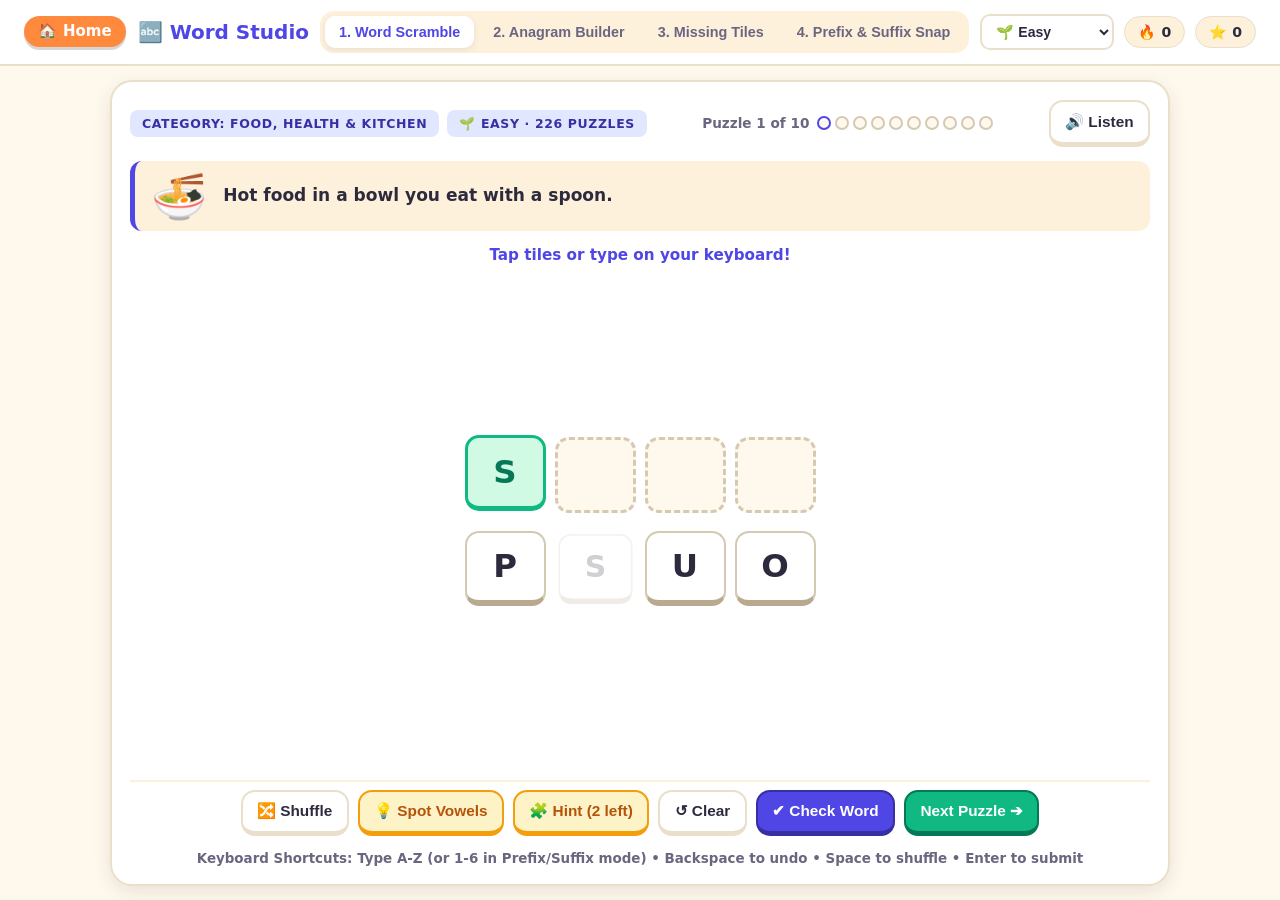
<file: word-studio/word-games.html>
<!DOCTYPE html>
<html lang="en">
<head>
  <meta charset="UTF-8" />
  <meta name="viewport" content="width=device-width, initial-scale=1.0, maximum-scale=1.0, user-scalable=no" />
  <title>Word Studio | Kids Academy</title>
  <link rel="icon" href="data:image/svg+xml,<svg xmlns='http://www.w3.org/2000/svg' viewBox='0 0 100 100'><text y='.9em' font-size='90'>🔤</text></svg>" />
  <style>
    /* Colors and font follow the Kids Academy hub (index.html on the live site). */
    :root {
      --bg-app: #fff8ec;
      --bg-card: #ffffff;
      --bg-subtle: #fdf1dc;
      --text-main: #2d2a3e;
      --text-muted: #6b6680;
      --primary: #4f46e5;
      --primary-dark: #3730a3;
      --primary-light: #e0e7ff;
      --accent-amber: #f59e0b;
      --accent-amber-dark: #b45309;
      --accent-amber-bg: #fef3c7;
      --accent-emerald: #10b981;
      --accent-emerald-dark: #047857;
      --accent-emerald-bg: #d1fae5;
      --accent-rose: #f43f5e;
      --border-soft: #eadfcb;
      --slot-border: #d6c9b3;
      --tile-border: #d6c9b3;
      --tile-edge: #b8a98f;
      --found-bg: #dcfce7;
      --found-text: #166534;
      --found-border: #86efac;
      --radius-lg: 22px;
      --radius-md: 14px;
      --shadow-card: 0 6px 18px rgba(45, 42, 62, 0.10);
      --font-sans: "Comic Sans MS", "Trebuchet MS", "Segoe UI", system-ui, sans-serif;
    }

    @media (prefers-color-scheme: dark) {
      :root {
        --bg-app: #1c1b29;
        --bg-card: #2a2840;
        --bg-subtle: #343150;
        --text-main: #f3f1ff;
        --text-muted: #b4afc9;
        --primary: #8b85ff;
        --primary-dark: #c7c3ff;
        --primary-light: #3b3870;
        --accent-amber-dark: #fbbf24;
        --accent-amber-bg: #4a3b1a;
        --accent-emerald-dark: #6ee7b7;
        --accent-emerald-bg: #134e3a;
        --border-soft: #403c5c;
        --slot-border: #5a5578;
        --tile-border: #5a5578;
        --tile-edge: #6f6a90;
        --found-bg: #134e3a;
        --found-text: #bbf7d0;
        --found-border: #15803d;
        --shadow-card: 0 6px 18px rgba(0, 0, 0, 0.35);
      }
    }

    * {
      box-sizing: border-box;
      margin: 0;
      padding: 0;
      user-select: none;
      -webkit-user-select: none;
      -webkit-tap-highlight-color: transparent;
    }

    body {
      font-family: var(--font-sans);
      background-color: var(--bg-app);
      color: var(--text-main);
      min-height: 100vh;
      display: flex;
      flex-direction: column;
      transition: background-color 0.25s ease;
    }

    .topbar {
      background: var(--bg-card);
      border-bottom: 2px solid var(--border-soft);
      padding: 12px 24px;
      display: flex;
      align-items: center;
      justify-content: space-between;
      gap: 14px;
      flex-wrap: wrap;
      position: sticky;
      top: 0;
      z-index: 50;
    }

    .brand-group {
      display: flex;
      align-items: center;
      gap: 12px;
    }

    .app-title {
      font-size: 1.25rem;
      font-weight: 800;
      color: var(--primary);
    }

    .mode-tabs {
      display: flex;
      background: var(--bg-subtle);
      padding: 5px;
      border-radius: 14px;
      gap: 5px;
      flex-wrap: wrap;
    }

    .mode-tab {
      border: none;
      background: transparent;
      color: var(--text-muted);
      font-weight: 700;
      font-size: 0.9rem;
      padding: 8px 14px;
      border-radius: 10px;
      cursor: pointer;
      transition: all 0.2s;
    }

    .mode-tab.active {
      background: var(--bg-card);
      color: var(--primary);
      box-shadow: 0 2px 6px rgba(15, 23, 42, 0.08);
    }

    .stats-bar {
      display: flex;
      align-items: center;
      gap: 10px;
      flex-wrap: wrap;
    }

    .stat-pill {
      background: var(--bg-subtle);
      padding: 7px 13px;
      border-radius: 999px;
      font-weight: 800;
      font-size: 0.88rem;
      display: flex;
      align-items: center;
      gap: 5px;
      border: 1px solid var(--border-soft);
    }

    .select-pill {
      padding: 7px 10px;
      border-radius: 10px;
      border: 2px solid var(--border-soft);
      font-weight: 700;
      font-size: 0.88rem;
      background: var(--bg-card);
      color: var(--text-main);
      cursor: pointer;
    }

    .workspace {
      max-width: 980px;
      width: 100%;
      margin: 22px auto;
      padding: 0 20px 70px; /* room for the fixed Home button */
      flex: 1;
      display: flex;
      flex-direction: column;
      gap: 20px;
    }

    .game-card {
      background: var(--bg-card);
      border-radius: var(--radius-lg);
      box-shadow: var(--shadow-card);
      border: 2px solid var(--border-soft);
      padding: 26px;
      display: flex;
      flex-direction: column;
      gap: 22px;
    }

    .clue-header {
      display: flex;
      justify-content: space-between;
      align-items: center;
      gap: 12px;
      flex-wrap: wrap;
    }

    .badge-group {
      display: flex;
      gap: 8px;
      align-items: center;
      flex-wrap: wrap;
    }

    .badge {
      font-size: 0.78rem;
      font-weight: 800;
      text-transform: uppercase;
      letter-spacing: 0.05em;
      padding: 6px 12px;
      border-radius: 8px;
      background: var(--primary-light);
      color: var(--primary-dark);
    }

    .clue-box {
      background: var(--bg-subtle);
      border-left: 5px solid var(--primary);
      padding: 16px 20px;
      border-radius: 12px;
    }

    .clue-text {
      font-size: 1.18rem;
      font-weight: 700;
      line-height: 1.4;
    }

    .phonics-tip {
      margin-top: 6px;
      font-size: 0.95rem;
      color: var(--accent-amber-dark);
      font-weight: 600;
      display: none;
    }

    .phonics-tip.visible {
      display: block;
    }

    .board-section {
      display: flex;
      flex-direction: column;
      align-items: center;
      gap: 22px;
      padding: 10px 0;
    }

    .slot-row, .rack-row {
      display: flex;
      flex-wrap: wrap;
      justify-content: center;
      gap: 12px;
      min-height: 68px;
    }

    .slot {
      min-width: 60px;
      height: 68px;
      padding: 0 14px;
      border-radius: var(--radius-md);
      border: 3px dashed var(--slot-border);
      background: var(--bg-app);
      display: flex;
      align-items: center;
      justify-content: center;
      font-size: 1.7rem;
      font-weight: 800;
      color: var(--text-main);
      cursor: pointer;
      transition: all 0.15s ease;
    }

    .slot.filled {
      border-style: solid;
      border-color: var(--primary);
      background: var(--primary-light);
      color: var(--primary-dark);
      border-bottom-width: 5px;
      transform: translateY(-2px);
    }

    .slot.locked {
      border-style: solid;
      border-color: var(--accent-emerald);
      background: var(--accent-emerald-bg);
      color: var(--accent-emerald-dark);
      cursor: default;
    }

    .slot.affix-slot {
      min-width: 130px;
      font-size: 1.35rem;
      position: relative;
    }

    .slot-label {
      position: absolute;
      top: -22px;
      font-size: 0.72rem;
      text-transform: uppercase;
      letter-spacing: 0.06em;
      color: var(--text-muted);
      font-weight: 800;
    }

    .tile {
      min-width: 60px;
      height: 68px;
      padding: 0 16px;
      border-radius: var(--radius-md);
      background: var(--bg-card);
      border: 2px solid var(--tile-border);
      border-bottom: 6px solid var(--tile-edge);
      display: flex;
      align-items: center;
      justify-content: center;
      font-size: 1.7rem;
      font-weight: 800;
      color: var(--text-main);
      cursor: pointer;
      transition: transform 0.1s, background-color 0.2s, border-color 0.2s;
    }

    .tile.affix-tile {
      font-size: 1.3rem;
      padding: 0 20px;
    }

    .tile:hover {
      transform: translateY(-2px);
      border-color: var(--primary);
    }

    .tile:active {
      transform: translateY(3px);
      border-bottom-width: 2px;
    }

    .tile.used {
      opacity: 0.22;
      pointer-events: none;
      transform: scale(0.92);
    }

    .tile.vowel-glow {
      background: var(--accent-amber-bg);
      border-color: var(--accent-amber);
      border-bottom-color: var(--accent-amber-dark);
      color: var(--accent-amber-dark);
    }

    .controls-row {
      display: flex;
      flex-wrap: wrap;
      justify-content: center;
      gap: 12px;
      padding-top: 8px;
      border-top: 2px solid var(--bg-subtle);
    }

    .btn {
      border: 2px solid var(--border-soft);
      border-bottom-width: 5px;
      background: var(--bg-card);
      color: var(--text-main);
      font-weight: 800;
      font-size: 0.96rem;
      padding: 11px 18px;
      border-radius: 14px;
      cursor: pointer;
      display: inline-flex;
      align-items: center;
      gap: 8px;
      transition: all 0.1s;
    }

    .btn:active {
      transform: translateY(3px);
      border-bottom-width: 2px;
    }

    .btn-primary {
      background: var(--primary);
      color: #ffffff;
      border-color: var(--primary-dark);
    }

    .btn-amber {
      background: var(--accent-amber-bg);
      color: var(--accent-amber-dark);
      border-color: var(--accent-amber);
    }

    .btn-emerald {
      background: var(--accent-emerald);
      color: #ffffff;
      border-color: var(--accent-emerald-dark);
    }

    .btn:disabled {
      opacity: 0.45;
      cursor: not-allowed;
      transform: none;
      border-bottom-width: 5px;
    }

    .btn[hidden] {
      display: none;
    }

    .anagram-panel {
      display: none;
      flex-direction: column;
      gap: 14px;
      background: var(--bg-subtle);
      padding: 18px;
      border-radius: var(--radius-md);
    }

    .anagram-panel.active {
      display: flex;
    }

    .anagram-groups {
      display: grid;
      grid-template-columns: repeat(auto-fit, minmax(190px, 1fr));
      gap: 12px;
    }

    .anagram-col {
      background: var(--bg-card);
      padding: 12px;
      border-radius: 12px;
      border: 1px solid var(--border-soft);
    }

    .anagram-col h4 {
      font-size: 0.82rem;
      text-transform: uppercase;
      color: var(--text-muted);
      margin-bottom: 8px;
    }

    .word-chips {
      display: flex;
      flex-wrap: wrap;
      gap: 6px;
    }

    .word-chip {
      padding: 5px 10px;
      border-radius: 8px;
      font-weight: 800;
      font-size: 0.86rem;
      letter-spacing: 0.06em;
      background: var(--bg-subtle);
      color: var(--text-muted);
      border: 1px dashed var(--slot-border);
      min-width: 52px;
      text-align: center;
    }

    .word-chip.found {
      background: var(--found-bg);
      color: var(--found-text);
      border: 1px solid var(--found-border);
    }

    .feedback-banner {
      text-align: center;
      font-weight: 800;
      font-size: 1.12rem;
      min-height: 28px;
      color: var(--primary);
    }

    .feedback-banner.success { color: var(--accent-emerald-dark); }
    .feedback-banner.error { color: var(--accent-rose); }

    .kbd-hint {
      text-align: center;
      font-size: 0.84rem;
      color: var(--text-muted);
      font-weight: 600;
    }

    .clue-box {
      display: flex;
      align-items: center;
      gap: 16px;
    }

    .clue-emoji {
      font-size: 3.2rem;
      line-height: 1;
      display: none;
    }

    .clue-emoji.visible {
      display: block;
    }

    .round-bar {
      display: flex;
      align-items: center;
      gap: 8px;
      font-weight: 800;
      font-size: 0.85rem;
      color: var(--text-muted);
    }

    .round-dots {
      display: flex;
      gap: 4px;
    }

    .round-dot {
      width: 14px;
      height: 14px;
      border-radius: 50%;
      border: 2px solid var(--slot-border);
      background: var(--bg-app);
    }

    .round-dot.current { border-color: var(--primary); }
    .round-dot.won { background: var(--accent-emerald); border-color: var(--accent-emerald-dark); }
    .round-dot.missed { background: var(--slot-border); }

    .offer {
      display: none;
      align-items: center;
      justify-content: center;
      gap: 10px;
      flex-wrap: wrap;
      background: var(--accent-emerald-bg);
      color: var(--accent-emerald-dark);
      border-radius: var(--radius-md);
      padding: 12px 16px;
      font-weight: 800;
    }

    .offer.visible {
      display: flex;
    }

    .round-overlay {
      position: fixed;
      inset: 0;
      z-index: 100;
      display: none;
      align-items: center;
      justify-content: center;
      padding: 16px;
      background: rgba(28, 27, 41, 0.55);
    }

    .round-overlay.visible {
      display: flex;
    }

    .round-card {
      background: var(--bg-card);
      border-radius: var(--radius-lg);
      box-shadow: var(--shadow-card);
      padding: 30px 26px;
      max-width: 420px;
      width: 100%;
      text-align: center;
      display: flex;
      flex-direction: column;
      gap: 14px;
    }

    .round-card .big { font-size: 3.4rem; line-height: 1; }
    .round-card h2 { color: var(--primary); font-size: 1.6rem; }
    .round-card p { color: var(--text-muted); font-weight: 700; }
    .round-card .btn { justify-content: center; }

    /* ---------- One screen on every device: laptop, iPad and phone ---------- */
    html, body { height: 100%; }
    body { height: 100dvh; min-height: 0; overflow: hidden; }
    .topbar { position: static; flex: none; padding: clamp(6px, 1.2vmin, 12px) clamp(10px, 2vw, 24px); gap: clamp(6px, 1.2vmin, 14px); }
    .home {
      flex: none; display: inline-flex; align-items: center; gap: 6px; padding: 8px 14px; border-radius: 999px;
      background: #ff8a3d; color: #fff; font: bold 15px/1 'Trebuchet MS', 'Segoe UI', system-ui, sans-serif; text-decoration: none;
      box-shadow: 0 3px 0 rgba(0,0,0,.16);
    }
    .workspace { flex: 1; min-height: 0; margin: 0 auto; padding: clamp(6px, 1.6vmin, 20px) clamp(8px, 2vw, 20px); gap: 0; max-width: 1100px; }
    .game-card { flex: 1; min-height: 0; overflow: hidden; padding: clamp(10px, 2vmin, 26px); gap: clamp(6px, 1.6vmin, 22px); justify-content: space-between; }
    .game-card > * { flex: none; }
    .clue-box { padding: clamp(8px, 1.4vmin, 16px) clamp(10px, 1.8vmin, 20px); }
    .clue-text { font-size: clamp(0.98rem, 0.7vw + 0.9vh, 1.18rem); }
    .clue-emoji { font-size: clamp(2rem, 5vmin, 3.2rem); }
    .feedback-banner { font-size: clamp(0.95rem, 0.5vw + 0.8vh, 1.12rem); min-height: 0; }
    .board-section { flex: 1 1 auto; min-height: 0; justify-content: center; gap: clamp(8px, 2vmin, 22px); padding: 0; }

    /* Letter tiles share the width instead of wrapping onto more rows */
    .slot-row, .rack-row { width: 100%; gap: clamp(4px, 1vmin, 12px); min-height: 0; }
    .slot-row:not(:has(.affix-slot)), .rack-row:not(:has(.affix-tile)) { flex-wrap: nowrap; }
    .slot:not(.affix-slot), .tile:not(.affix-tile) {
      flex: 0 1 clamp(60px, 9vmin, 96px); min-width: 0; padding: 0;
      height: clamp(44px, min(8.4vh, 14vw), 96px); font-size: clamp(1.2rem, min(3.6vh, 5vw), 2.4rem);
    }
    .affix-slot, .affix-tile { height: clamp(44px, 8.4vh, 68px); }

    .controls-row { gap: clamp(6px, 1vmin, 12px); padding-top: clamp(6px, 1vmin, 8px); }
    .btn { padding: clamp(7px, 1.2vmin, 11px) clamp(10px, 1.6vmin, 18px); }

    /* Typing tips are only for keyboards */
    @media (hover: none), (max-height: 700px) { .kbd-hint { display: none; } }

    /* The found-words lists in Anagram Builder come in pages when they don't fit */
    .anagram-panel.active { flex: 1 1 auto; min-height: 0; overflow: hidden; padding: clamp(8px, 1.4vmin, 18px); gap: clamp(6px, 1vmin, 14px); }
    .anagram-panel > * { flex: none; }
    .anagram-groups { flex: 1 1 auto; min-height: 0; overflow: hidden; align-content: start; }
    .anagram-groups > .off { display: none; }
    .ana-pager { display: flex; align-items: center; justify-content: center; gap: 12px; }
    .ana-pager[hidden] { display: none; }
    .ana-pager button { width: 44px; height: 34px; border-radius: 10px; border: 2px solid var(--border-soft); background: var(--bg-card); color: var(--text-main); font-size: 1.2rem; font-weight: 800; cursor: pointer; }
    .ana-pager button:disabled { opacity: .35; cursor: default; }
    .ana-pager span { font-weight: 800; color: var(--text-muted); font-size: 0.85rem; }
    .round-card { max-height: 100%; overflow: hidden; padding: clamp(14px, 3vmin, 30px) clamp(14px, 3vmin, 26px); }

    /* Phones and narrow screens */
    @media (max-width: 760px) {
      .topbar { display: grid; grid-template-columns: auto 1fr auto; align-items: center; }
      .brand-group { min-width: 0; }
      .app-title { font-size: 1.05rem; white-space: nowrap; }
      .stats-bar { justify-content: flex-end; gap: 6px; flex-wrap: nowrap; }
      .stat-pill { padding: 5px 9px; font-size: 0.8rem; }
      .select-pill { padding: 5px 6px; font-size: 0.8rem; }
      .mode-tabs { grid-column: 1 / -1; grid-row: 2; display: grid; grid-template-columns: repeat(4, minmax(0, 1fr)); padding: 3px; gap: 3px; }
      .mode-tab { padding: 6px 2px; font-size: 0.72rem; line-height: 1.15; }
      .home { padding: 7px 10px; }
      .home .lbl { display: none; }
      .clue-header { gap: 6px; }
      .badge { font-size: 0.66rem; padding: 4px 8px; }
      .round-dot { width: 10px; height: 10px; }
      #speakBtn { padding: 5px 10px; }
      .controls-row { display: grid; grid-template-columns: repeat(3, minmax(0, 1fr)); }
      .controls-row .btn { justify-content: center; font-size: 0.74rem; padding: 8px 2px; text-align: center; white-space: nowrap; gap: 4px; }
    }
    @media (max-width: 420px) {
      .round-dots { display: none; }
      .app-title { font-size: 0; }
      .app-title::first-letter { font-size: 1.2rem; }
      .clue-header { flex-wrap: nowrap; }
      .clue-header .badge-group { display: none; }
    }
    /* Anagram Builder on wide screens: the word lists sit beside the letters */
    @media (min-aspect-ratio: 23/20) {
      .game-card:has(.anagram-panel.active) { display: grid; grid-template-columns: minmax(0, 1.2fr) minmax(0, 1fr); grid-template-rows: auto auto auto auto minmax(0, 1fr) auto auto; column-gap: clamp(10px, 2vmin, 22px); }
      .game-card:has(.anagram-panel.active) > .clue-header { grid-area: 1 / 1; }
      .game-card:has(.anagram-panel.active) > .clue-box { grid-area: 2 / 1; }
      .game-card:has(.anagram-panel.active) > .feedback-banner { grid-area: 3 / 1; }
      .game-card:has(.anagram-panel.active) > .offer { grid-area: 4 / 1; }
      .game-card:has(.anagram-panel.active) > .board-section { grid-area: 5 / 1; }
      .game-card:has(.anagram-panel.active) > .controls-row { grid-area: 6 / 1; }
      .game-card:has(.anagram-panel.active) > .kbd-hint { grid-area: 7 / 1; }
      .game-card:has(.anagram-panel.active) > .anagram-panel { grid-area: 1 / 2 / 8 / 3; }
    }
    /* Phones upright: smaller word chips and tiles in Anagram Builder, one badge */
    @media (max-width: 760px) {
      #wordCountBadge { display: none; }
      .word-chip { min-width: 40px; padding: 3px 6px; font-size: 0.74rem; }
      .anagram-col { padding: 8px; }
      .anagram-col h4 { margin-bottom: 4px; font-size: 0.74rem; }
      .anagram-panel strong { font-size: 0.82rem; }
      #revealAnagramBtn { padding: 4px 8px !important; font-size: 0.74rem !important; }
      .game-card:has(.anagram-panel.active) .slot:not(.affix-slot), .game-card:has(.anagram-panel.active) .tile:not(.affix-tile) { height: clamp(38px, 6vh, 56px); }
      .game-card:has(.anagram-panel.active) .board-section { flex: none; }
    }
    /* Short screens (phones held sideways) */
    @media (max-height: 520px) {
      .topbar { flex-wrap: nowrap; display: flex; }
      .app-title { display: none; }
      .home .lbl { display: none; }
      .mode-tabs { flex-wrap: nowrap; display: flex; }
      .mode-tab { padding: 5px 8px; font-size: 0.74rem; white-space: nowrap; }
      .stats-bar { flex-wrap: nowrap; gap: 6px; }
      .stat-pill, .select-pill { padding: 4px 8px; font-size: 0.78rem; }
      .topbar { padding: 4px 12px; }
      .slot:not(.affix-slot), .tile:not(.affix-tile), .game-card:has(.anagram-panel.active) .slot:not(.affix-slot), .game-card:has(.anagram-panel.active) .tile:not(.affix-tile) { height: 40px; font-size: 1.2rem; }
      .affix-slot, .affix-tile { height: 40px; }
      .board-section { gap: 8px; }
      .badge-group { display: none; }
      .clue-emoji { font-size: 1.8rem; }
      .controls-row { display: flex; flex-wrap: nowrap; }
      .controls-row .btn { flex: 1 1 0; min-width: 0; justify-content: center; font-size: 0.72rem; padding: 4px 2px; white-space: normal; line-height: 1.1; text-align: center; gap: 3px; }
    }
  </style>
</head>
<body>

  <header class="topbar">
    <div class="brand-group">
      <a class="home" href="../index.html" title="Back to Kids Academy home" aria-label="Back to Kids Academy home">&#127968;<span class="lbl"> Home</span></a>
      <div class="app-title">🔤 Word Studio</div>
    </div>

    <nav class="mode-tabs" aria-label="Game Modes">
      <button class="mode-tab active" data-mode="scramble">1. Word Scramble</button>
      <button class="mode-tab" data-mode="anagram">2. Anagram Builder</button>
      <button class="mode-tab" data-mode="pattern">3. Missing Tiles</button>
      <button class="mode-tab" data-mode="affix">4. Prefix &amp; Suffix Snap</button>
    </nav>

    <div class="stats-bar">
      <select id="levelFilter" class="select-pill" aria-label="Difficulty Filter">
        <option value="1">🌱 Easy</option>
        <option value="2">🌿 Medium</option>
        <option value="3">🌳 Hard</option>
        <option value="4">🚀 Advanced</option>
        <option value="all">🎲 Mix it up</option>
      </select>
      <div class="stat-pill">🔥 <span id="streakVal">0</span></div>
      <div class="stat-pill">⭐ <span id="scoreVal">0</span></div>
    </div>
  </header>

  <main class="workspace">
    <section class="game-card">
      <div class="clue-header">
        <div class="badge-group">
          <span class="badge" id="categoryBadge">Category: Loading...</span>
          <span class="badge" id="wordCountBadge">Deck: 0 Words</span>
        </div>
        <div class="round-bar">
          <span id="roundLabel">Puzzle 1 of 10</span>
          <div class="round-dots" id="roundDots"></div>
        </div>
        <button class="btn" id="speakBtn">🔊 Listen</button>
      </div>

      <div class="clue-box">
        <div class="clue-emoji" id="clueEmoji"></div>
        <div>
          <div class="clue-text" id="clueText">Loading puzzle...</div>
          <div class="phonics-tip" id="phonicsTip"></div>
        </div>
      </div>

      <div class="feedback-banner" id="feedbackBanner">Tap tiles or type on your keyboard!</div>

      <div class="offer" id="levelOffer">
        <span id="offerText">You're on fire!</span>
        <button class="btn btn-emerald" id="offerYesBtn">Yes, let's go!</button>
        <button class="btn" id="offerNoBtn">Stay here</button>
      </div>

      <div class="board-section">
        <div class="slot-row" id="slotRow"></div>
        <div class="rack-row" id="rackRow"></div>
      </div>

      <div class="anagram-panel" id="anagramPanel">
        <div style="display:flex; justify-content:space-between; align-items:center;">
          <strong>Found <span id="anaFoundCount">0</span> of <span id="anaGoal">0</span> to win · Hidden words: <span id="anaTotalCount">0</span> · Bonus words: <span id="anaBonusCount">0</span></strong>
          <button class="btn" id="revealAnagramBtn" style="padding:6px 12px; font-size:0.84rem;">Reveal All</button>
        </div>
        <div class="anagram-groups" id="anagramGroups"></div>
        <div class="ana-pager" id="anaPager" hidden>
          <button type="button" id="anaPrev" aria-label="Previous words">‹</button>
          <span id="anaPage"></span>
          <button type="button" id="anaNext" aria-label="More words">›</button>
        </div>
      </div>

      <div class="controls-row">
        <button class="btn" id="shuffleBtn">🔀 Shuffle</button>
        <button class="btn btn-amber" id="vowelBtn">💡 Spot Vowels</button>
        <button class="btn btn-amber" id="hintBtn">🧩 Hint</button>
        <button class="btn" id="revealBtn" hidden>🙈 Show me</button>
        <button class="btn" id="clearBtn">↺ Clear</button>
        <button class="btn btn-primary" id="submitBtn">✔ Check Word</button>
        <button class="btn btn-emerald" id="nextBtn">Next Puzzle ➔</button>
      </div>

      <div class="kbd-hint">
        Keyboard Shortcuts: Type <strong>A-Z</strong> (or <strong>1-6</strong> in Prefix/Suffix mode) • <strong>Backspace</strong> to undo • <strong>Space</strong> to shuffle • <strong>Enter</strong> to submit
      </div>
    </section>
  </main>

  <div class="round-overlay" id="roundOverlay" role="dialog" aria-modal="true" aria-labelledby="roundTitle">
    <div class="round-card">
      <div class="big" id="roundEmoji">🏆</div>
      <h2 id="roundTitle">Round complete!</h2>
      <p id="roundSummary"></p>
      <button class="btn btn-emerald" id="roundUpBtn" hidden></button>
      <button class="btn btn-primary" id="roundAgainBtn">Play another round</button>
      <button class="btn" id="roundDownBtn" hidden></button>
    </div>
  </div>

  <script src="./data/word-banks-bundle.js"></script>
  <script>
    const FALLBACK_SCRAMBLE = [
      { id: "s1", word: "PLANET", category: "Space", level: 2, clue: "Earth is one of us. Mars and Jupiter are too. We all go round and round the Sun.", nudge: "There are eight of us in our solar system.", phonicsHint: "Starts with the blend PL and ends with ET." },
      { id: "s2", word: "DOLPHIN", category: "Animals", level: 3, clue: "I live in the sea but I am not a fish. I breathe air, click to my friends and love to jump.", nudge: "I am a smart sea animal with a big friendly smile.", phonicsHint: "Digraph PH makes the 'F' sound." },
      { id: "s3", word: "BRIDGE", category: "Engineering", level: 2, clue: "A river is in your way and you have no boat. Walk over me and keep your feet dry.", nudge: "Cars and trains can cross a river on me too.", phonicsHint: "Starts with BR and ends with DGE." }
    ];

    const FALLBACK_ANAGRAMS = [
      {
        id: "a1",
        rootWord: "PLANETS",
        category: "Space & Nature",
        clue: "Find 44 hidden words! The longest one uses every tile. Earth, Mars and Saturn are all one of us. We go around the Sun.",
        nudge: "There are eight of us in our solar system.",
        targets: {
          "3": ["ANT", "EAT", "LAP", "NET", "PAN", "PEA", "PEN", "PET", "SAT", "SEA", "SET", "TAP", "TEA", "TEN"],
          "4": ["EAST", "LATE", "LEAN", "LEAP", "NEAT", "NEST", "PALE", "PAST", "PLAN", "SALT", "SEAL", "SEAT", "SENT", "STEP", "TALE", "TAPE"],
          "5": ["LEAST", "PANEL", "PANTS", "PASTE", "PETAL", "PLANE", "PLANT", "PLATE", "SLATE", "STEAL"],
          "6": ["PLANET", "PLATES", "PETALS"],
          "7": ["PLANETS"]
        }
      }
    ];

    const FALLBACK_AFFIX = [
      {
        id: "af1",
        word: "REBUILD",
        parts: ["RE", "BUILD"],
        labels: ["Prefix", "Root Word"],
        decoyParts: ["UN", "PRE", "ING", "FUL"],
        category: "Prefix Builder",
        level: 1,
        clue: "Meaning: To build something again.",
        phonicsHint: "Prefix RE- means 'again'."
      },
      {
        id: "af2",
        word: "HOPEFUL",
        parts: ["HOPE", "FUL"],
        labels: ["Root Word", "Suffix"],
        decoyParts: ["LESS", "UN", "RE", "ING"],
        category: "Suffix Builder",
        level: 1,
        clue: "Meaning: Full of hope.",
        phonicsHint: "Suffix -FUL means 'full of'."
      }
    ];

    const JSON_PATHS = {
      scramble: './data/scramble-words.json',
      anagram: './data/anagram-racks.json',
      pattern: './data/pattern-words.json',
      affix: './data/affix-words.json',
      bonus: './data/bonus-words.json'
    };

    const state = {
      mode: 'scramble',
      level: localStorage.getItem('ka_word_level') || '1',
      datasets: { scramble: [], anagram: [], pattern: [], affix: [] },
      currentPuzzle: null,
      rack: [],
      slots: [],
      vowelsHighlighted: false,
      anagramFound: new Set(),
      bonusFound: new Set(),
      // Real words a kid may find in a rack that are not one of its target chips
      bonusWords: new Set(),
      solved: false,
      // Every real word we know, so Missing Tiles decoys never spell a second word
      dictionary: new Set(),
      // Word Scramble hint ladder: how many of hintSteps have been used
      hintLevel: 0,
      hintSteps: [],
      wrongTries: 0,
      anagramGoal: 0,
      // A round is 10 puzzles; results holds true (solved) or false (skipped or shown) for each
      round: { results: [], stars: 0 },
      finished: false,
      // 5 solves in a row offers the next level; 2 "Show me" in a row gives one easier puzzle
      levelRun: 0,
      revealRun: 0,
      easierNext: false,
      score: parseInt(localStorage.getItem('ka_word_score') || '0', 10),
      streak: parseInt(localStorage.getItem('ka_word_streak') || '0', 10)
    };

    const SCRAMBLE_POINTS = [15, 12, 9, 6]; // stars for a solve after 0, 1, 2 or 3 hints
    const ROUND_SIZE = 10;
    const LEVEL_NAMES = { 1: '🌱 Easy', 2: '🌿 Medium', 3: '🌳 Hard', 4: '🚀 Advanced' };
    // Anagram words to find to win a rack; Advanced means every hidden word
    const ANAGRAM_GOAL = { 1: 5, 2: 8, 3: 12, 4: Infinity };

    const audioCtx = new (window.AudioContext || window.webkitAudioContext)();
    function playTone(freq, type = 'sine', duration = 0.12) {
      if (audioCtx.state === 'suspended') audioCtx.resume();
      const osc = audioCtx.createOscillator();
      const gain = audioCtx.createGain();
      osc.type = type;
      osc.frequency.setValueAtTime(freq, audioCtx.currentTime);
      gain.gain.setValueAtTime(0.12, audioCtx.currentTime);
      gain.gain.exponentialRampToValueAtTime(0.001, audioCtx.currentTime + duration);
      osc.connect(gain);
      gain.connect(audioCtx.destination);
      osc.start();
      osc.stop(audioCtx.currentTime + duration);
    }

    function playSuccessChime() {
      [523.25, 659.25, 783.99, 1046.5].forEach((f, idx) => {
        setTimeout(() => playTone(f, 'triangle', 0.18), idx * 75);
      });
    }

    // Track seen IDs in session so puzzles never repeat back-to-back
    const seenIds = { scramble: new Set(), anagram: new Set(), pattern: new Set(), affix: new Set() };

    async function loadWordBanks() {
      // 1. If opened directly via double-click (file://), window.KA_WORD_BANKS is already loaded from ./data/word-banks-bundle.js!
      if (window.KA_WORD_BANKS && window.KA_WORD_BANKS.scramble && window.KA_WORD_BANKS.scramble.length > 100) {
        state.datasets.scramble = window.KA_WORD_BANKS.scramble;
        state.datasets.anagram = window.KA_WORD_BANKS.anagram;
        state.datasets.pattern = window.KA_WORD_BANKS.pattern;
        state.datasets.affix = window.KA_WORD_BANKS.affix;
        state.bonusWords = new Set(window.KA_WORD_BANKS.bonus || []);
        startGame();
        return;
      }

      // 2. Otherwise fetch ./data/*.json over HTTP/HTTPS (GitHub Pages / Local Server)
      try {
        const [scrRes, anaRes, patRes, affRes] = await Promise.allSettled([
          fetch(JSON_PATHS.scramble),
          fetch(JSON_PATHS.anagram),
          fetch(JSON_PATHS.pattern),
          fetch(JSON_PATHS.affix)
        ]);
        try {
          const bonusRes = await fetch(JSON_PATHS.bonus);
          if (bonusRes.ok) state.bonusWords = new Set(await bonusRes.json());
        } catch (e) {
          // Bonus words are optional; target chips still work without them
        }

        state.datasets.scramble = (scrRes.status === 'fulfilled' && scrRes.value.ok) ? await scrRes.value.json() : FALLBACK_SCRAMBLE;
        state.datasets.anagram = (anaRes.status === 'fulfilled' && anaRes.value.ok) ? await anaRes.value.json() : FALLBACK_ANAGRAMS;
        state.datasets.pattern = (patRes.status === 'fulfilled' && patRes.value.ok) ? await patRes.value.json() : FALLBACK_SCRAMBLE;
        state.datasets.affix = (affRes.status === 'fulfilled' && affRes.value.ok) ? await affRes.value.json() : FALLBACK_AFFIX;
      } catch (e) {
        state.datasets.scramble = FALLBACK_SCRAMBLE;
        state.datasets.anagram = FALLBACK_ANAGRAMS;
        state.datasets.pattern = FALLBACK_SCRAMBLE;
        state.datasets.affix = FALLBACK_AFFIX;
      }
      startGame();
    }

    function startGame() {
      state.dictionary = new Set([...state.bonusWords, ...state.datasets.scramble.map(x => x.word)]);
      document.getElementById('levelFilter').value = state.level;
      updateScoreUI();
      startRound();
      loadNextPuzzle();
    }

    function shuffleArray(arr) {
      const copy = [...arr];
      for (let i = copy.length - 1; i > 0; i--) {
        const j = Math.floor(Math.random() * (i + 1));
        [copy[i], copy[j]] = [copy[j], copy[i]];
      }
      return copy;
    }

    function getFilteredDeck(easier) {
      const rawDeck = state.datasets[state.mode] || state.datasets.scramble;
      if (state.level === 'all') return rawDeck;
      let lvl = parseInt(state.level, 10);
      if (easier && lvl > 1) lvl--;
      const filtered = rawDeck.filter(item => item.level === lvl);
      return filtered.length ? filtered : rawDeck;
    }

    function pickRandom(list) {
      return list[Math.floor(Math.random() * list.length)];
    }

    function loadNextPuzzle() {
      const deck = getFilteredDeck(state.easierNext);
      state.easierNext = false;
      const modeSeen = seenIds[state.mode] || new Set();
      let unseen = deck.filter(x => !modeSeen.has(x.id));
      if (unseen.length === 0) {
        deck.forEach(x => modeSeen.delete(x.id));
        unseen = deck;
      }
      // Most Prefix & Suffix words use -ING, so pick the affix first to keep the mix varied
      if (state.mode === 'affix') {
        const affix = pickRandom([...new Set(unseen.map(x => x.affix))]);
        unseen = unseen.filter(x => x.affix === affix);
      }
      const item = pickRandom(unseen);
      modeSeen.add(item.id);
      state.currentPuzzle = item;
      state.vowelsHighlighted = false;
      state.solved = false;
      state.finished = false;
      state.hintLevel = 0;
      state.hintSteps = [];
      state.wrongTries = 0;
      document.getElementById('wordCountBadge').textContent = `${LEVEL_NAMES[item.level] || 'Practice'} · ${deck.length} puzzles`;
      document.getElementById('phonicsTip').classList.remove('visible');
      const emoji = document.getElementById('clueEmoji');
      emoji.textContent = item.emoji || '';
      emoji.classList.toggle('visible', !!item.emoji && (state.mode === 'scramble' || state.mode === 'pattern'));
      setFeedback('Tap tiles or type on your keyboard!', '');
      renderRound();

      if (state.mode === 'scramble') setupScrambleMode(item);
      else if (state.mode === 'anagram') setupAnagramMode(item);
      else if (state.mode === 'pattern') setupPatternMode(item);
      else if (state.mode === 'affix') setupAffixMode(item);

      updateHintButtons();
      renderBoard();
    }

    function setupScrambleMode(item) {
      document.getElementById('anagramPanel').classList.remove('active');
      document.getElementById('categoryBadge').textContent = `Category: ${item.category}`;
      // Easy starts with the short, plain clue and the first letter already in place
      const easy = item.level === 1 && item.nudge;
      document.getElementById('clueText').textContent = easy ? item.nudge : item.clue;
      document.getElementById('phonicsTip').textContent = '';
      state.hintSteps = easy ? ['riddle', 'last'] : ['nudge', 'first', 'last'];

      const chars = item.word.toUpperCase().split('');
      let scrambled = shuffleArray(chars);
      if (scrambled.join('') === item.word && chars.length > 1) scrambled = shuffleArray(chars);

      state.rack = scrambled.map((char, idx) => ({ char, id: idx, used: false }));
      state.slots = chars.map(() => ({ char: '', rackId: null, locked: false, label: '' }));
      if (easy && chars.length > 2) lockCorrectLetter(0);
    }

    // Which letters Missing Tiles hides: Easy 1 (a vowel if it can), Medium 2, Hard 3,
    // Advanced every letter but the first (and the last, for words longer than 4)
    function pickHiddenSlots(word, level) {
      const n = word.length;
      if (!level || level >= 4) {
        return [...Array(n).keys()].filter(i => i !== 0 && !(i === n - 1 && n > 4));
      }
      const candidates = shuffleArray([...Array(n).keys()].slice(1));
      if (level === 1) {
        const vowel = candidates.find(i => 'AEIOU'.includes(word[i]));
        return [vowel !== undefined ? vowel : candidates[0]];
      }
      return candidates.slice(0, Math.min(level, n - 1)).sort((a, b) => a - b);
    }

    // Extra letters that never fit a hidden slot to make a different real word
    function pickDecoys(word, hidden, count) {
      const needed = hidden.map(i => word[i]);
      const decoys = [];
      for (const ch of shuffleArray('AEIOURSTLNMDBPCGHK'.split(''))) {
        if (decoys.length === count) break;
        if (needed.includes(ch)) continue;
        const makesWord = hidden.some(i => state.dictionary.has(word.slice(0, i) + ch + word.slice(i + 1)));
        if (!makesWord) decoys.push(ch);
      }
      return decoys;
    }

    function setupPatternMode(item) {
      document.getElementById('anagramPanel').classList.remove('active');
      document.getElementById('categoryBadge').textContent = `Missing Tiles: ${item.category}`;
      document.getElementById('clueText').textContent = item.clue;
      document.getElementById('phonicsTip').textContent = `💡 Hint: ${item.nudge || item.phonicsHint}`;

      const word = item.word.toUpperCase();
      const hidden = pickHiddenSlots(word, item.level);
      state.slots = word.split('').map((ch, idx) => hidden.includes(idx)
        ? { char: '', rackId: null, locked: false, label: '' }
        : { char: ch, rackId: -1, locked: true, label: '' });

      const tiles = [...hidden.map(i => word[i]), ...pickDecoys(word, hidden, 2)];
      state.rack = shuffleArray(tiles).map((char, idx) => ({ char, id: idx, used: false }));
    }

    function setupAnagramMode(item) {
      document.getElementById('anagramPanel').classList.add('active');
      document.getElementById('categoryBadge').textContent = `Anagram Studio: ${item.category}`;
      const total = Object.values(item.targets || {}).flat().length;
      state.anagramGoal = Math.min(ANAGRAM_GOAL[item.level] || Infinity, total);
      const goalText = state.anagramGoal === total ? `Find all ${total} words!` : `Find ${state.anagramGoal} words to win!`;
      document.getElementById('clueText').textContent = `${goalText} The longest word uses every tile. ${item.clue}`;
      document.getElementById('phonicsTip').textContent = `💡 The longest word: ${item.nudge || 'Try using every letter!'}`;
      state.bonusFound = new Set();

      const chars = shuffleArray(item.rootWord.toUpperCase().split(''));
      state.rack = chars.map((char, idx) => ({ char, id: idx, used: false }));
      state.slots = chars.map(() => ({ char: '', rackId: null, locked: false, label: '' }));
      state.anagramFound = new Set();
      renderAnagramMatrix();
    }

    function setupAffixMode(item) {
      document.getElementById('anagramPanel').classList.remove('active');
      document.getElementById('categoryBadge').textContent = `Morphology Snap: ${item.category}`;
      document.getElementById('clueText').textContent = item.clue;
      document.getElementById('phonicsTip').textContent = `💡 Word Rule: ${item.phonicsHint}`;

      const pool = shuffleArray([...item.parts, ...(item.decoyParts || ['UN', 'RE', 'ING'])]);
      state.rack = pool.map((chunk, idx) => ({ char: chunk, id: idx, used: false }));
      state.slots = item.parts.map((_, idx) => ({
        char: '',
        rackId: null,
        locked: false,
        label: (item.labels && item.labels[idx]) ? item.labels[idx] : `Part ${idx + 1}`
      }));
    }

    function renderAnagramMatrix() {
      const container = document.getElementById('anagramGroups');
      container.innerHTML = '';
      const targets = state.currentPuzzle.targets || {};
      let total = 0;

      Object.keys(targets).sort().forEach(len => {
        const col = document.createElement('div');
        col.className = 'anagram-col';
        col.innerHTML = `<h4>${len}-Letter Words</h4>`;
        const chipWrap = document.createElement('div');
        chipWrap.className = 'word-chips';

        targets[len].forEach(w => {
          total++;
          const chip = document.createElement('span');
          const isFound = state.anagramFound.has(w);
          chip.className = `word-chip ${isFound ? 'found' : ''}`;
          chip.textContent = isFound ? w : '•'.repeat(w.length);
          chipWrap.appendChild(chip);
        });

        col.appendChild(chipWrap);
        container.appendChild(col);
      });

      // Bonus words count toward the goal too
      document.getElementById('anaFoundCount').textContent = state.anagramFound.size + state.bonusFound.size;
      document.getElementById('anaGoal').textContent = state.anagramGoal;
      document.getElementById('anaTotalCount').textContent = total;
      document.getElementById('anaBonusCount').textContent = state.bonusFound.size;
      pageAnagramGroups();
    }

    // The word lists show as many columns as fit; the rest are on the next page.
    let anaPages = [], anaPageIdx = 0;
    function pageAnagramGroups() {
      const box = document.getElementById('anagramGroups');
      const pager = document.getElementById('anaPager');
      const cols = [...box.children];
      cols.forEach(c => c.classList.remove('off'));
      pager.hidden = true;
      if (!cols.length || !box.offsetParent || box.scrollHeight <= box.clientHeight + 2) { anaPages = [cols]; return; }
      pager.hidden = false;
      anaPages = [];
      let page = [];
      cols.forEach(c => c.classList.add('off'));
      cols.forEach(c => {
        c.classList.remove('off');
        if (page.length && box.scrollHeight > box.clientHeight + 2) {
          page.forEach(x => x.classList.add('off'));
          anaPages.push(page);
          page = [];
        }
        page.push(c);
      });
      anaPages.push(page);
      showAnagramPage(Math.min(anaPageIdx, anaPages.length - 1));
    }
    function showAnagramPage(i) {
      anaPageIdx = Math.max(0, Math.min(i, anaPages.length - 1));
      [...document.getElementById('anagramGroups').children].forEach(c => c.classList.toggle('off', !anaPages[anaPageIdx].includes(c)));
      document.getElementById('anaPage').textContent = `${anaPageIdx + 1} of ${anaPages.length}`;
      document.getElementById('anaPrev').disabled = anaPageIdx === 0;
      document.getElementById('anaNext').disabled = anaPageIdx === anaPages.length - 1;
    }
    document.getElementById('anaPrev').addEventListener('click', () => showAnagramPage(anaPageIdx - 1));
    document.getElementById('anaNext').addEventListener('click', () => showAnagramPage(anaPageIdx + 1));
    let anaFitTimer = 0;
    window.addEventListener('resize', () => { clearTimeout(anaFitTimer); anaFitTimer = setTimeout(pageAnagramGroups, 120); });

    function renderBoard() {
      const slotRow = document.getElementById('slotRow');
      const rackRow = document.getElementById('rackRow');
      slotRow.innerHTML = '';
      rackRow.innerHTML = '';

      const isAffix = state.mode === 'affix';

      state.slots.forEach((slot, sIdx) => {
        const el = document.createElement('div');
        el.className = `slot ${isAffix ? 'affix-slot' : ''} ${slot.char ? 'filled' : ''} ${slot.locked ? 'locked' : ''}`;
        el.textContent = slot.char;

        if (slot.label) {
          const lbl = document.createElement('span');
          lbl.className = 'slot-label';
          lbl.textContent = slot.label;
          el.appendChild(lbl);
        }

        if (!slot.locked && slot.char) {
          el.addEventListener('click', () => removeLetterFromSlot(sIdx));
        }
        slotRow.appendChild(el);
      });

      state.rack.forEach((tile, idx) => {
        const el = document.createElement('div');
        const isVowel = tile.char.length === 1 && 'AEIOU'.includes(tile.char);
        el.className = `tile ${isAffix ? 'affix-tile' : ''} ${tile.used ? 'used' : ''} ${state.vowelsHighlighted && isVowel ? 'vowel-glow' : ''}`;
        el.textContent = isAffix ? `${idx + 1}. ${tile.char}` : tile.char;
        el.addEventListener('click', () => placeTileInNextSlot(tile.id));
        rackRow.appendChild(el);
      });
    }

    function placeTileInNextSlot(rackId) {
      if (state.solved) return;
      const tile = state.rack.find(t => t.id === rackId && !t.used);
      if (!tile) return;
      const emptySlot = state.slots.find(s => !s.locked && s.char === '');
      if (!emptySlot) return;

      tile.used = true;
      emptySlot.char = tile.char;
      emptySlot.rackId = tile.id;
      playTone(440, 'sine', 0.07);
      renderBoard();

      if (state.mode !== 'anagram' && state.slots.every(s => s.char !== '')) {
        checkSubmission();
      }
    }

    function removeLetterFromSlot(slotIndex) {
      const slot = state.slots[slotIndex];
      if (state.solved || !slot || slot.locked || !slot.char) return;
      const tile = state.rack.find(t => t.id === slot.rackId);
      if (tile) tile.used = false;
      slot.char = '';
      slot.rackId = null;
      playTone(320, 'sine', 0.07);
      renderBoard();
    }

    function clearUnlockedSlots() {
      if (state.solved) return;
      state.slots.forEach(s => {
        if (!s.locked) {
          s.char = '';
          s.rackId = null;
        }
      });
      // Tiles sitting in a locked hint slot stay used
      state.rack.forEach(t => { t.used = state.slots.some(s => s.locked && s.rackId === t.id); });
      renderBoard();
    }

    // Puts the correct letter into slot idx and locks it, freeing a wrongly placed tile if needed.
    function lockCorrectLetter(idx) {
      const slot = state.slots[idx];
      if (!slot || slot.locked) return;
      const needed = state.currentPuzzle.word.toUpperCase()[idx];
      if (slot.char) {
        const placed = state.rack.find(t => t.id === slot.rackId);
        if (placed) placed.used = false;
        slot.char = '';
        slot.rackId = null;
      }
      let tile = state.rack.find(t => !t.used && t.char === needed);
      if (!tile) {
        const holder = state.slots.find(s => !s.locked && s.char === needed);
        if (holder) {
          tile = state.rack.find(t => t.id === holder.rackId);
          holder.char = '';
          holder.rackId = null;
        }
      }
      if (!tile) return;
      tile.used = true;
      slot.char = needed;
      slot.rackId = tile.id;
      slot.locked = true;
    }

    function updateHintButtons() {
      const hintBtn = document.getElementById('hintBtn');
      const revealBtn = document.getElementById('revealBtn');
      if (state.mode !== 'scramble') {
        hintBtn.disabled = false;
        hintBtn.textContent = '🧩 Hint';
        revealBtn.hidden = true;
        return;
      }
      const left = state.hintSteps.length - state.hintLevel;
      hintBtn.disabled = state.solved || left === 0;
      hintBtn.textContent = `🧩 Hint (${left} left)`;
      revealBtn.hidden = state.solved || (state.hintLevel === 0 && state.wrongTries === 0);
    }

    function useScrambleHint() {
      if (state.solved || state.hintLevel >= state.hintSteps.length) return;
      const step = state.hintSteps[state.hintLevel];
      state.hintLevel++;
      const tip = document.getElementById('phonicsTip');
      const word = state.currentPuzzle.word.toUpperCase();
      if (step === 'nudge') {
        tip.textContent = `💡 ${state.currentPuzzle.nudge || 'Say the riddle out loud and picture it.'}`;
        tip.classList.add('visible');
      } else if (step === 'riddle') {
        tip.textContent = `💡 Another clue: ${state.currentPuzzle.clue}`;
        tip.classList.add('visible');
      } else if (step === 'first') {
        lockCorrectLetter(0);
        setFeedback(`The first letter is ${word[0]}. It is locked in for you.`, '');
      } else {
        lockCorrectLetter(word.length - 1);
        setFeedback(`The last letter is ${word[word.length - 1]}. Can you do the middle?`, '');
      }
      playTone(520, 'triangle', 0.1);
      updateHintButtons();
      renderBoard();
      if (state.slots.every(s => s.char !== '')) checkSubmission();
    }

    function revealScrambleAnswer() {
      if (state.solved) return;
      const word = state.currentPuzzle.word.toUpperCase();
      word.split('').forEach((_, i) => lockCorrectLetter(i));
      state.solved = true;
      finishPuzzle(false, true);
      updateHintButtons();
      renderBoard();
      setFeedback(`The word was ${word}. Read the riddle again and see how it fits!`, '');
      speakText(`${state.currentPuzzle.clue} The answer is ${word}.`);
    }

    function checkSubmission() {
      if (state.solved) return;
      if (state.mode === 'affix') {
        const chosenParts = state.slots.map(s => s.char);
        const expectedParts = state.currentPuzzle.parts;
        const isMatch = chosenParts.length === expectedParts.length && chosenParts.every((p, i) => p === expectedParts[i]);
        if (isMatch) {
          state.solved = true;
          addPoints(20);
          state.streak++;
          updateScoreUI();
          playSuccessChime();
          finishPuzzle(true, false);
          speakText(state.currentPuzzle.word);
          setFeedback(`🎉 Snap Success! ${expectedParts.join(' + ')} ➔ ${state.currentPuzzle.word}!`, 'success');
        } else {
          state.streak = 0;
          updateScoreUI();
          playTone(190, 'sawtooth', 0.22);
          setFeedback(`Not quite! Check the Prefix and Suffix order.`, 'error');
        }
        return;
      }

      const attempt = state.slots.map(s => s.char).join('');
      if (!attempt) return;

      if (state.mode === 'anagram') {
        const allValid = Object.values(state.currentPuzzle.targets).flat();
        if (state.anagramFound.has(attempt) || state.bonusFound.has(attempt)) {
          setFeedback(`You already found "${attempt}"!`, 'error');
        } else if (attempt.length >= 3 && !allValid.includes(attempt) && state.bonusWords.has(attempt)) {
          state.bonusFound.add(attempt);
          addPoints(attempt.length * 2);
          playSuccessChime();
          setFeedback(`Bonus word! "${attempt}" is a real word too! (+${attempt.length * 2} ⭐)`, 'success');
          renderAnagramMatrix();
        } else if (allValid.includes(attempt)) {
          state.anagramFound.add(attempt);
          addPoints(attempt.length * 5);
          playSuccessChime();
          setFeedback(`Awesome! "${attempt}" is a valid word! (+${attempt.length * 5} ⭐)`, 'success');
          renderAnagramMatrix();
        } else {
          playTone(200, 'sawtooth', 0.18);
          setFeedback(`Hmm, "${attempt}" is not a word we know. Try another!`, 'error');
        }
        if (!state.finished && state.anagramFound.size + state.bonusFound.size >= state.anagramGoal) {
          finishPuzzle(true, false);
          setFeedback(`🎉 You found ${state.anagramGoal} words, you win this one! Keep finding more, or tap Next.`, 'success');
        }
        clearUnlockedSlots();
        return;
      }

      const target = state.currentPuzzle.word.toUpperCase();
      // In Missing Tiles, another real word that fits the shown letters counts too
      if (attempt === target || (state.mode === 'pattern' && state.dictionary.has(attempt))) {
        const points = state.mode === 'scramble' ? SCRAMBLE_POINTS[state.hintLevel] : 15;
        state.solved = true;
        addPoints(points);
        state.streak++;
        updateScoreUI();
        playSuccessChime();
        speakText(attempt);
        finishPuzzle(true, false);
        setFeedback(state.mode === 'pattern'
          ? `🎉 Correct! You filled in ${attempt}! (+${points} ⭐)`
          : `🎉 Correct! You unscrambled ${target}! (+${points} ⭐)`, 'success');
      } else {
        state.streak = 0;
        state.wrongTries++;
        updateScoreUI();
        playTone(190, 'sawtooth', 0.22);
        setFeedback(`Not quite "${attempt}". Try swapping a few letters!`, 'error');
      }
      updateHintButtons();
    }

    function addPoints(pts) {
      state.score += pts;
      state.round.stars += pts;
      updateScoreUI();
    }

    function startRound() {
      state.round = { results: [], stars: 0 };
      state.levelRun = 0;
      state.revealRun = 0;
      hideOffer();
      renderRound();
    }

    function renderRound() {
      const done = state.round.results.length;
      const current = Math.min(done + (state.finished ? 0 : 1), ROUND_SIZE);
      document.getElementById('roundLabel').textContent = `Puzzle ${Math.max(current, 1)} of ${ROUND_SIZE}`;
      const dots = document.getElementById('roundDots');
      dots.innerHTML = '';
      for (let i = 0; i < ROUND_SIZE; i++) {
        const dot = document.createElement('span');
        const result = state.round.results[i];
        dot.className = `round-dot ${result === true ? 'won' : result === false ? 'missed' : (i === done ? 'current' : '')}`;
        dots.appendChild(dot);
      }
    }

    // Called once per puzzle: solved it, skipped it (Next), or tapped Show me / Reveal All
    function finishPuzzle(solved, revealed) {
      if (state.finished) return;
      state.finished = true;
      state.round.results.push(solved);
      renderRound();
      if (revealed) {
        state.levelRun = 0;
        state.revealRun++;
        if (state.revealRun >= 2) {
          state.easierNext = true;
          state.revealRun = 0;
        }
      } else if (solved) {
        state.revealRun = 0;
        state.levelRun++;
        const lvl = parseInt(state.level, 10);
        if (state.levelRun >= 5 && lvl < 4) {
          state.levelRun = 0;
          showOffer(lvl + 1);
        }
      }
    }

    function showOffer(nextLevel) {
      document.getElementById('offerText').textContent = `You're on fire! Ready for ${LEVEL_NAMES[nextLevel]}?`;
      document.getElementById('levelOffer').dataset.level = nextLevel;
      document.getElementById('levelOffer').classList.add('visible');
    }

    function hideOffer() {
      document.getElementById('levelOffer').classList.remove('visible');
    }

    function setLevel(level) {
      state.level = String(level);
      localStorage.setItem('ka_word_level', state.level);
      document.getElementById('levelFilter').value = state.level;
      startRound();
      loadNextPuzzle();
    }

    function showRoundEnd() {
      const solved = state.round.results.filter(Boolean).length;
      const lvl = parseInt(state.level, 10);
      let emoji = '🌟', title = 'Good practice!';
      if (solved >= 8) { emoji = '🏆'; title = 'Superstar round!'; }
      else if (solved >= 5) { emoji = '🎉'; title = 'Great job!'; }
      document.getElementById('roundEmoji').textContent = emoji;
      document.getElementById('roundTitle').textContent = title;
      document.getElementById('roundSummary').textContent =
        `You solved ${solved} of ${ROUND_SIZE} puzzles and earned ${state.round.stars} ⭐ this round.`;
      const up = document.getElementById('roundUpBtn');
      const down = document.getElementById('roundDownBtn');
      up.hidden = !(solved >= 8 && lvl < 4);
      down.hidden = !(solved <= 3 && lvl > 1);
      if (!up.hidden) up.textContent = `Try ${LEVEL_NAMES[lvl + 1]}`;
      if (!down.hidden) down.textContent = `Try ${LEVEL_NAMES[lvl - 1]}`;
      document.getElementById('roundOverlay').classList.add('visible');
      playSuccessChime();
    }

    function closeRoundEnd() {
      document.getElementById('roundOverlay').classList.remove('visible');
    }

    function goNext() {
      if (!state.finished) finishPuzzle(false, false);
      if (state.round.results.length >= ROUND_SIZE) {
        showRoundEnd();
        return;
      }
      loadNextPuzzle();
    }

    function updateScoreUI() {
      localStorage.setItem('ka_word_score', state.score);
      localStorage.setItem('ka_word_streak', state.streak);
      document.getElementById('scoreVal').textContent = state.score;
      document.getElementById('streakVal').textContent = state.streak;
    }

    function setFeedback(msg, type) {
      const el = document.getElementById('feedbackBanner');
      el.textContent = msg;
      el.className = `feedback-banner ${type}`;
    }

    // Calm, warm voices first. Each device has different ones, so the first match wins.
    // Edge "Natural" voices sound the most human; Chrome, Apple and older Windows voices follow.
    const PREFERRED_VOICES = [
      /Ava.*Natural/i, /Emma.*Natural/i, /Jenny.*Natural/i, /Aria.*Natural/i, /Neerja.*Natural/i,
      /Sonia.*Natural/i, /Libby.*Natural/i, /Natural/i,
      /Google UK English Female/i, /Google US English/i,
      /Samantha/i, /Ava/i, /Karen/i, /Moira/i, /Serena/i, /Allison/i,
      /Zira/i, /Heera/i, /Hazel/i
    ];
    // Old robotic default voices, used only when nothing else exists
    const AVOID_VOICES = /David|Mark|Ravi|George|Fred|Albert|Zarvox|Bad News|Bells|Boing|Bubbles|Cellos|Trinoids|Whisper/i;
    let chosenVoice = null;

    function pickVoice() {
      if (!('speechSynthesis' in window)) return null;
      const english = window.speechSynthesis.getVoices().filter(v => /^en/i.test(v.lang));
      for (const pattern of PREFERRED_VOICES) {
        const match = english.find(v => pattern.test(v.name) && !AVOID_VOICES.test(v.name));
        if (match) return match;
      }
      return english.find(v => !AVOID_VOICES.test(v.name)) || english[0] || null;
    }

    if ('speechSynthesis' in window) {
      chosenVoice = pickVoice();
      // Most browsers load their voice list a moment after the page opens
      window.speechSynthesis.addEventListener('voiceschanged', () => { chosenVoice = pickVoice(); });
    }

    function speakText(text) {
      if (!('speechSynthesis' in window)) return;
      window.speechSynthesis.cancel();
      if (!chosenVoice) chosenVoice = pickVoice();
      const utter = new SpeechSynthesisUtterance(text);
      try {
        if (chosenVoice) {
          utter.voice = chosenVoice;
          utter.lang = chosenVoice.lang;
        }
      } catch (e) {
        // A voice the browser refuses should never mean silence: fall back to the default voice
        chosenVoice = null;
      }
      utter.rate = 0.85; // a little slower than normal talking, easy to follow
      utter.pitch = 1.05; // slightly warm, same as Word Detective
      window.speechSynthesis.speak(utter);
    }

    document.querySelectorAll('.mode-tab').forEach(btn => {
      btn.addEventListener('click', () => {
        document.querySelectorAll('.mode-tab').forEach(b => b.classList.remove('active'));
        btn.classList.add('active');
        state.mode = btn.dataset.mode;
        startRound();
        loadNextPuzzle();
      });
    });

    document.getElementById('levelFilter').addEventListener('change', (e) => setLevel(e.target.value));

    document.getElementById('offerYesBtn').addEventListener('click', () => {
      setLevel(document.getElementById('levelOffer').dataset.level);
    });
    document.getElementById('offerNoBtn').addEventListener('click', hideOffer);

    document.getElementById('roundAgainBtn').addEventListener('click', () => {
      closeRoundEnd();
      startRound();
      loadNextPuzzle();
    });
    document.getElementById('roundUpBtn').addEventListener('click', () => {
      closeRoundEnd();
      setLevel(parseInt(state.level, 10) + 1);
    });
    document.getElementById('roundDownBtn').addEventListener('click', () => {
      closeRoundEnd();
      setLevel(parseInt(state.level, 10) - 1);
    });

    document.getElementById('shuffleBtn').addEventListener('click', () => {
      state.rack = shuffleArray(state.rack);
      playTone(380, 'triangle', 0.08);
      renderBoard();
    });

    document.getElementById('vowelBtn').addEventListener('click', () => {
      state.vowelsHighlighted = !state.vowelsHighlighted;
      renderBoard();
    });

    document.getElementById('hintBtn').addEventListener('click', () => {
      if (state.mode === 'scramble') {
        useScrambleHint();
        return;
      }
      document.getElementById('phonicsTip').classList.add('visible');
      if (state.mode === 'affix') {
        const firstEmptyIdx = state.slots.findIndex(s => !s.locked && s.char === '');
        if (firstEmptyIdx !== -1) {
          const neededPart = state.currentPuzzle.parts[firstEmptyIdx];
          const tile = state.rack.find(t => !t.used && t.char === neededPart);
          if (tile) placeTileInNextSlot(tile.id);
        }
      } else if (state.mode !== 'anagram' && state.currentPuzzle.word) {
        const target = state.currentPuzzle.word.toUpperCase();
        const firstEmptyIdx = state.slots.findIndex(s => !s.locked && s.char === '');
        if (firstEmptyIdx !== -1) {
          const neededChar = target[firstEmptyIdx];
          const tile = state.rack.find(t => !t.used && t.char === neededChar);
          if (tile) placeTileInNextSlot(tile.id);
        }
      }
    });

    document.getElementById('revealBtn').addEventListener('click', revealScrambleAnswer);
    document.getElementById('clearBtn').addEventListener('click', clearUnlockedSlots);
    document.getElementById('submitBtn').addEventListener('click', checkSubmission);
    document.getElementById('nextBtn').addEventListener('click', goNext);

    document.getElementById('speakBtn').addEventListener('click', () => {
      if (!state.currentPuzzle) return;
      // Read only the clue on screen, never the answer
      speakText(document.getElementById('clueText').textContent);
    });

    document.getElementById('revealAnagramBtn').addEventListener('click', () => {
      if (!state.currentPuzzle || !state.currentPuzzle.targets) return;
      Object.values(state.currentPuzzle.targets).flat().forEach(w => state.anagramFound.add(w));
      finishPuzzle(false, true);
      renderAnagramMatrix();
    });

    window.addEventListener('keydown', (e) => {
      if (document.getElementById('roundOverlay').classList.contains('visible')) return;
      const key = e.key.toUpperCase();
      if (state.mode === 'affix' && /^[1-9]$/.test(key)) {
        const idx = parseInt(key, 10) - 1;
        if (state.rack[idx] && !state.rack[idx].used) {
          placeTileInNextSlot(state.rack[idx].id);
        }
      } else if (state.mode !== 'affix' && /^[A-Z]$/.test(key) && !e.ctrlKey && !e.metaKey) {
        const matchingTile = state.rack.find(t => !t.used && t.char === key);
        if (matchingTile) placeTileInNextSlot(matchingTile.id);
      } else if (e.key === 'Backspace') {
        e.preventDefault();
        for (let i = state.slots.length - 1; i >= 0; i--) {
          if (!state.slots[i].locked && state.slots[i].char !== '') {
            removeLetterFromSlot(i);
            break;
          }
        }
      } else if (e.key === 'Enter') {
        e.preventDefault();
        checkSubmission();
      } else if (e.key === ' ') {
        e.preventDefault();
        state.rack = shuffleArray(state.rack);
        renderBoard();
      } else if (e.key === 'Escape') {
        clearUnlockedSlots();
      }
    });

    loadWordBanks();
  </script>
</body>
</html>
</file>
<file: Maths/css/app.css>
/* Maths Adventure. Bright and big for small fingers; laid out for a tablet held sideways. */
:root {
  --ink: #2d2a3e;
  --muted: #6b6680;
  --bg: #fff8ec;
  --card: #ffffff;
  --line: #ece6f5;
  --sun: #ffd23f;
  --orange: #ff8a3d;
  --good: #22a95b;
  --try: #f29a1f;
  --bad: #e5484d;
  --radius: 22px;
  --shadow: 0 6px 18px rgba(45, 42, 62, 0.12);
  --font: 'Fredoka', 'Trebuchet MS', 'Segoe UI', system-ui, sans-serif;
}

* { box-sizing: border-box; }
html, body { margin: 0; }
body {
  font-family: var(--font);
  background: var(--bg);
  color: var(--ink);
  min-height: 100vh;
  -webkit-tap-highlight-color: transparent;
  -webkit-user-select: none;
  user-select: none;
}
button { font: inherit; color: inherit; cursor: pointer; }
button:focus-visible, input:focus-visible { outline: 4px solid #4f9cf9; outline-offset: 2px; }
h1, h2, h3, p { margin: 0; }

.screen {
  min-height: 100vh;
  min-height: 100dvh;
  padding: 16px 16px 84px;
  max-width: 1100px;
  margin: 0 auto;
}

/* ---------- Buttons ---------- */
.btn {
  border: 0;
  border-radius: 999px;
  padding: 12px 24px;
  font-size: 1.15rem;
  font-weight: 600;
  box-shadow: 0 4px 0 rgba(0, 0, 0, 0.15);
  transition: transform 0.1s;
}
.btn:active { transform: translateY(3px); box-shadow: 0 1px 0 rgba(0, 0, 0, 0.15); }
.btn-main { background: var(--good); color: #fff; }
.btn-soft { background: #efeaf7; color: var(--ink); }
.btn-link { background: none; box-shadow: none; color: var(--muted); text-decoration: underline; padding: 10px; }
.btn-big { font-size: 1.4rem; padding: 14px 40px; }
.icon-btn {
  border: 0;
  background: rgba(255, 255, 255, 0.9);
  width: 48px;
  height: 48px;
  border-radius: 50%;
  font-size: 1.4rem;
  font-weight: 700;
  flex: none;
  box-shadow: 0 3px 0 rgba(0, 0, 0, 0.12);
}

.mascot { display: inline-block; line-height: 0; flex: none; }
.mascot svg { width: 100%; height: auto; }

.stars { display: inline-flex; gap: 2px; }
.star { color: #d9d3e6; transition: transform 0.3s, color 0.3s; }
.star.on { color: var(--sun); text-shadow: 0 2px 0 #e0a800; }

/* ---------- Who's playing ---------- */
.profiles-screen { text-align: center; padding-top: 32px; }
.brand { display: flex; align-items: center; justify-content: center; gap: 14px; }
.brand h1 { font-size: clamp(2.2rem, 6vw, 3.6rem); color: var(--orange); text-shadow: 0 3px 0 #ffd2b0; }
.lead { font-size: 1.5rem; margin: 18px 0 22px; color: var(--muted); }
.profile-grid {
  display: grid;
  grid-template-columns: repeat(auto-fill, minmax(170px, 1fr));
  gap: 18px;
  max-width: 820px;
  margin: 0 auto 18px;
}
.profile-card {
  position: relative;
  display: flex;
  flex-direction: column;
  align-items: center;
  gap: 8px;
  padding: 22px 12px 18px;
  border: 0;
  border-radius: var(--radius);
  background: var(--card);
  box-shadow: var(--shadow);
  border-bottom: 8px solid var(--c, #ccc);
  transition: transform 0.15s;
}
.profile-card:hover { transform: translateY(-4px); }
.profile-card.add { border: 3px dashed #cfc6e0; box-shadow: none; background: transparent; }
.profile-card.removing { animation: wiggle 0.4s ease-in-out infinite alternate; }
.del-badge {
  position: absolute; top: -8px; right: -8px;
  width: 34px; height: 34px; border-radius: 50%;
  background: var(--bad); color: #fff; font-weight: 700; line-height: 34px;
}
.avatar {
  display: inline-grid;
  place-items: center;
  width: 84px;
  height: 84px;
  border-radius: 50%;
  font-size: 3rem;
  background: color-mix(in srgb, var(--c, #ddd) 25%, white);
  border: 4px solid var(--c, #ddd);
}
.profile-card.add .avatar { border-style: dashed; color: #b3a9c9; background: none; font-size: 2.6rem; }
.avatar.small { width: 38px; height: 38px; font-size: 1.4rem; border-width: 3px; }
.avatar.big { width: 76px; height: 76px; font-size: 2.6rem; }
.pname { font-size: 1.35rem; font-weight: 600; }
.star-count { font-weight: 600; font-size: 1.1rem; white-space: nowrap; }

/* ---------- Pop-ups ---------- */
.modal-back {
  position: fixed;
  inset: 0;
  z-index: 50;
  display: grid;
  place-items: center;
  padding: 16px;
  background: rgba(30, 24, 50, 0.45);
  animation: fade 0.2s;
}
.modal-card {
  position: relative;
  width: min(560px, 100%);
  max-height: calc(100dvh - 32px);
  overflow: auto;
  background: var(--card);
  border-radius: 28px;
  padding: 26px;
  box-shadow: 0 20px 50px rgba(0, 0, 0, 0.25);
  text-align: center;
  animation: pop 0.25s;
}
.modal-card h2 { font-size: 1.7rem; margin-bottom: 8px; }
.modal-card p { color: var(--muted); font-size: 1.1rem; }
.modal-actions { display: flex; gap: 12px; justify-content: center; margin-top: 20px; flex-wrap: wrap; }
.close-x { position: absolute; top: 12px; right: 12px; background: #f1edf8; box-shadow: none; }

.add-top { display: flex; align-items: center; gap: 14px; margin: 8px 0 4px; }
.name-input {
  flex: 1;
  min-width: 0;
  font: inherit;
  font-size: 1.5rem;
  padding: 12px 16px;
  border-radius: 16px;
  border: 3px solid var(--line);
  -webkit-user-select: text;
  user-select: text;
}
.form-error { color: var(--bad) !important; min-height: 1.4em; font-size: 1rem !important; }
.small-label { text-align: left; font-weight: 600; margin: 6px 0; color: var(--ink) !important; }
.choice-row { display: flex; flex-wrap: wrap; gap: 8px; }
.pick-avatar {
  width: 52px; height: 52px; border-radius: 14px; border: 3px solid transparent;
  background: #f5f1fb; font-size: 1.8rem;
}
.pick-color { width: 44px; height: 44px; border-radius: 50%; border: 4px solid #fff; box-shadow: 0 0 0 2px #ddd; }
.pick-avatar[aria-pressed="true"] { border-color: var(--good); background: #e6f8ed; }
.pick-color[aria-pressed="true"] { box-shadow: 0 0 0 4px var(--ink); }

.toast {
  position: fixed;
  left: 50%;
  bottom: 28px;
  z-index: 60;
  transform: translate(-50%, 30px);
  opacity: 0;
  background: var(--ink);
  color: #fff;
  padding: 12px 22px;
  border-radius: 999px;
  font-size: 1.15rem;
  transition: opacity 0.25s, transform 0.25s;
  pointer-events: none;
}
.toast.show { opacity: 1; transform: translate(-50%, 0); }

/* ---------- Top bar and main menu ---------- */
.top-bar { display: flex; align-items: center; gap: 12px; margin-bottom: 18px; }
.player-chip {
  display: inline-flex; align-items: center; gap: 8px;
  border: 0; background: var(--card); box-shadow: var(--shadow);
  padding: 5px 16px 5px 5px; border-radius: 999px; font-size: 1.15rem; font-weight: 600;
}
.bar-title { flex: 1; font-size: 1.8rem; }
.spacer { flex: 1; }
.top-bar .star-count { background: var(--card); padding: 8px 14px; border-radius: 999px; box-shadow: var(--shadow); }

.hello { display: flex; align-items: center; gap: 12px; margin: 4px 0 18px; }
.hello p { font-size: clamp(1.4rem, 3.4vw, 2rem); font-weight: 600; }
.hello p span { color: var(--muted); font-weight: 500; }

.area-grid {
  display: grid;
  grid-template-columns: 1.25fr 1fr 1fr;
  grid-auto-rows: minmax(150px, 1fr);
  gap: 16px;
}
.area-tile {
  position: relative;
  display: flex;
  flex-direction: column;
  align-items: flex-start;
  justify-content: flex-end;
  gap: 4px;
  padding: 18px 20px;
  border: 0;
  border-radius: 26px;
  color: #fff;
  text-align: left;
  background: linear-gradient(160deg, color-mix(in srgb, var(--c) 80%, white), var(--c));
  box-shadow: 0 6px 0 color-mix(in srgb, var(--c) 70%, black);
  transition: transform 0.12s;
  overflow: hidden;
}
.area-tile:active { transform: translateY(4px); box-shadow: 0 2px 0 color-mix(in srgb, var(--c) 70%, black); }
.area-tile.hero { grid-row: span 2; }
.area-icon { font-size: 3.2rem; line-height: 1; filter: drop-shadow(0 3px 0 rgba(0, 0, 0, 0.15)); }
.area-tile.hero .area-icon { font-size: 6rem; margin-bottom: auto; }
.area-name { font-size: 1.6rem; font-weight: 700; }
.area-tile.hero .area-name { font-size: 2.6rem; }
.area-text { font-size: 1.05rem; opacity: 0.92; }
.area-tile.soon { filter: saturate(0.55); opacity: 0.8; }
.soon-badge {
  position: absolute; top: 14px; right: 14px;
  background: rgba(255, 255, 255, 0.92); color: var(--ink);
  font-size: 0.9rem; font-weight: 600; padding: 4px 10px; border-radius: 999px;
}
.settings-row { display: flex; gap: 12px; justify-content: center; margin-top: 22px; flex-wrap: wrap; }
.toggle {
  border: 0; background: var(--card); box-shadow: var(--shadow);
  padding: 10px 18px; border-radius: 999px; font-size: 1.05rem; font-weight: 600;
}
.toggle[aria-pressed="false"] { color: var(--muted); background: #f1edf6; box-shadow: none; }

/* ---------- Games shelf ---------- */
.shelf h2 { font-size: 1.5rem; margin: 6px 4px 12px; }
.game-grid { display: grid; grid-template-columns: repeat(auto-fill, minmax(220px, 1fr)); gap: 16px; }
.game-card {
  display: flex; flex-direction: column; align-items: center; gap: 6px;
  padding: 20px 16px 18px; border: 0; border-radius: var(--radius);
  background: var(--card); box-shadow: var(--shadow); border-top: 8px solid var(--c);
  transition: transform 0.15s;
}
.game-card:hover { transform: translateY(-4px) rotate(-1deg); }
.game-icon {
  display: grid; place-items: center; width: 86px; height: 86px; border-radius: 24px;
  font-size: 3.2rem; background: color-mix(in srgb, var(--c) 18%, white);
}
.game-title { font-size: 1.45rem; font-weight: 700; color: var(--c); }
.game-blurb { color: var(--muted); }
.game-level { font-weight: 600; margin-top: 4px; }
.level-bar { width: 80%; height: 10px; border-radius: 10px; background: #eee8f5; overflow: hidden; }
.level-bar i { display: block; height: 100%; background: var(--c); border-radius: 10px; }

/* Level picker */
.picker { width: min(640px, 100%); text-align: left; }
.picker-head { display: flex; align-items: center; gap: 14px; margin: 0 40px 16px 0; }
.picker-head .game-icon { width: 70px; height: 70px; font-size: 2.6rem; flex: none; }
.picker-head h2 { margin: 0; color: var(--c); }
.level-grid {
  display: grid;
  grid-template-columns: repeat(auto-fill, minmax(62px, 1fr));
  gap: 10px;
  max-height: 260px;
  overflow: auto;
  padding: 4px;
}
.level-bubble {
  display: flex; flex-direction: column; align-items: center; justify-content: center;
  height: 66px; border-radius: 18px; border: 3px solid transparent;
  background: color-mix(in srgb, var(--c) 16%, white);
}
.level-bubble .lnum { font-size: 1.5rem; font-weight: 700; color: var(--c); line-height: 1.1; }
.level-bubble .stars { font-size: 0.75rem; }
.level-bubble.ahead { background: #f1eef6; }
.level-bubble.ahead .lnum { color: #b3aac6; }
.level-bubble.selected { border-color: var(--c); background: var(--c); }
.level-bubble.selected .lnum { color: #fff; }
.level-bubble.selected .star:not(.on) { color: rgba(255, 255, 255, 0.5); }
.level-detail { min-height: 96px; margin: 14px 4px; }
.level-detail h3 { font-size: 1.35rem; }
.level-detail .eg { font-size: 1.2rem; margin-top: 4px; }
.level-detail .ahead { color: #7c3aed; font-weight: 600; margin-top: 6px; }
.level-detail .best { margin-top: 6px; font-size: 1.1rem; }
.picker .btn-big { display: block; margin: 4px auto 0; }

/* ---------- Game screen ---------- */
.game-screen {
  position: fixed;
  inset: 0;
  display: flex;
  flex-direction: column;
  background: color-mix(in srgb, var(--game) 12%, white);
}
.game-bar {
  display: flex;
  align-items: center;
  gap: 14px;
  padding: 10px 14px;
  background: #3b3355;
  color: #fff;
  flex: none;
}
.exit-btn { background: var(--bad); color: #fff; }
.game-name { display: flex; flex-direction: column; min-width: 0; font-size: 1.15rem; font-weight: 600; }
.level-chip { font-size: 0.9rem; font-weight: 500; opacity: 0.8; white-space: nowrap; }
.progress { flex: 1; display: flex; gap: 6px; justify-content: center; }
.pdot { width: 18px; height: 18px; border-radius: 50%; background: rgba(255, 255, 255, 0.22); transition: background 0.3s, transform 0.3s; }
.pdot.current { background: #fff; transform: scale(1.15); }
.pdot.first { background: #4ade80; }
.pdot.second { background: var(--sun); }
.pdot.missed { background: #f87171; }

.stage { position: relative; flex: 1; min-height: 0; overflow: hidden; }
.stage.locked > :not(.show-me) { pointer-events: none; filter: blur(1px) saturate(0.7); opacity: 0.55; }

.game-msg {
  position: fixed;
  top: 82px;
  left: 50%;
  z-index: 20;
  transform: translate(-50%, -12px);
  display: flex;
  flex-direction: column;
  align-items: center;
  gap: 2px;
  max-width: min(92vw, 620px);
  padding: 10px 22px;
  border-radius: 20px;
  text-align: center;
  opacity: 0;
  pointer-events: none;
  transition: opacity 0.2s, transform 0.2s;
}
.game-msg.show { opacity: 1; transform: translate(-50%, 0); }
.game-msg.good { background: var(--good); color: #fff; }
.game-msg.try { background: #fff4dc; color: #7a4a00; border: 3px solid var(--try); }
.game-msg strong { font-size: 1.3rem; }
.game-msg .hint { font-size: 1.15rem; }
.praise { font-size: 1.8rem; font-weight: 700; animation: pop 0.3s; }

.title-card {
  position: absolute;
  inset: 0;
  z-index: 30;
  display: flex;
  flex-direction: column;
  align-items: center;
  justify-content: center;
  gap: 8px;
  padding: 16px;
  text-align: center;
  background: var(--sun);
  animation: fade 0.2s;
  transition: opacity 0.25s;
}
.title-card.out { opacity: 0; }
.title-icon {
  display: grid; place-items: center;
  width: 150px; height: 120px; border-radius: 30px;
  background: var(--game); font-size: 4.5rem;
  border: 8px solid #2d2a3e; box-shadow: 0 10px 0 rgba(0, 0, 0, 0.15);
  animation: bounce-in 0.6s;
}
.title-card h1 { font-size: clamp(2.2rem, 6vw, 3.4rem); margin-top: 10px; }
.title-card p { font-size: 1.3rem; font-weight: 600; }
.title-card .title-intro { font-weight: 500; color: #6b5200; }

.show-me {
  position: absolute;
  left: 50%;
  top: 50%;
  z-index: 25;
  transform: translate(-50%, -50%);
  width: min(560px, calc(100% - 32px));
  max-height: calc(100% - 24px);
  overflow: auto;
  background: var(--card);
  border-radius: 28px;
  padding: 20px 24px;
  box-shadow: 0 20px 50px rgba(0, 0, 0, 0.25);
  text-align: center;
  animation: pop 0.25s;
}
.show-me-head { display: flex; align-items: center; justify-content: center; gap: 10px; margin-bottom: 8px; }
.show-me-head h2 { font-size: 1.5rem; }
.steps { text-align: left; font-size: 1.3rem; line-height: 1.5; margin: 10px 0; padding-left: 1.6em; }
.steps li { opacity: 0; transform: translateX(-8px); transition: opacity 0.35s, transform 0.35s; }
.steps li.in { opacity: 1; transform: none; }
.show-me-answer { font-size: 1.4rem; margin-bottom: 14px; }
.show-me-answer b { color: var(--good); font-size: 1.8rem; }

.frames { display: flex; flex-wrap: wrap; justify-content: center; gap: 10px; margin: 6px 0; }
.frame { display: grid; grid-template-columns: repeat(5, 26px); gap: 4px; padding: 6px; border-radius: 10px; background: #f3eefb; }
.dot { width: 26px; height: 26px; border-radius: 50%; }
.dot.a { background: #ef5b5b; }
.dot.b { background: #4f9cf9; }
.dot.empty { background: #fff; box-shadow: inset 0 0 0 2px #e3dcef; }
.dot.gone { background: #ef5b5b; opacity: 0.25; position: relative; }
.dot.gone::after { content: '✕'; position: absolute; inset: 0; display: grid; place-items: center; color: #7a1a1a; font-weight: 700; }

.results {
  height: 100%;
  overflow: auto;
  display: flex;
  flex-direction: column;
  align-items: center;
  justify-content: center;
  gap: 10px;
  padding: 16px;
  text-align: center;
}
.results h1 { font-size: clamp(2.2rem, 6vw, 3.2rem); }
.results .stars { font-size: clamp(3rem, 9vw, 4.6rem); gap: 10px; }
.results .star.on { animation: bounce-in 0.5s; }
.result-line { font-size: 1.3rem; font-weight: 600; }
.result-tip { color: var(--muted); font-size: 1.1rem; }
.unlocked {
  background: #ede4ff; color: #5b21b6; font-weight: 600; font-size: 1.2rem;
  padding: 10px 18px; border-radius: 16px; animation: pop 0.4s;
}
.remember { display: flex; flex-wrap: wrap; gap: 8px; justify-content: center; align-items: center; max-width: 640px; }
.remember > span:first-child { color: var(--muted); font-weight: 600; }
.fact { background: #fff; border: 2px solid var(--line); padding: 4px 12px; border-radius: 12px; font-size: 1.15rem; font-weight: 600; }
.result-actions { display: flex; flex-wrap: wrap; gap: 12px; justify-content: center; margin-top: 8px; }

/* ---------- Froggy Hop ---------- */
.fh-pond {
  position: absolute;
  inset: 0;
  background:
    radial-gradient(ellipse at 20% 30%, rgba(255, 255, 255, 0.18) 0 8%, transparent 9%),
    radial-gradient(ellipse at 80% 70%, rgba(255, 255, 255, 0.14) 0 6%, transparent 7%),
    linear-gradient(180deg, #7fd3f7 0%, #39a7e0 100%);
}
.fh-question {
  position: absolute;
  top: 6%;
  left: 50%;
  transform: translateX(-50%);
  display: flex;
  align-items: center;
  gap: 0.35em;
  padding: 0.25em 0.8em;
  border-radius: 999px;
  background: #fff;
  font-size: clamp(2.2rem, 6vw, 4rem);
  font-weight: 700;
  box-shadow: 0 8px 0 rgba(0, 0, 0, 0.1);
  white-space: nowrap;
}
.blank {
  display: inline-grid; place-items: center; min-width: 1.3em; padding: 0 0.15em;
  border-radius: 0.3em; background: #e9f3ff; color: #2a7bd4;
}
.blank.filled { background: #dff7e7; color: var(--good); animation: pop 0.3s; }
.fh-pads {
  position: absolute;
  left: 50%;
  top: 52%;
  transform: translate(-50%, -50%);
  display: grid;
  grid-template-columns: repeat(4, auto);
  gap: clamp(12px, 2.5vw, 34px);
}
.fh-pad {
  position: relative;
  width: clamp(120px, 17vw, 200px);
  aspect-ratio: 10 / 7;
  border: 0;
  padding: 0;
  background: none;
  transition: transform 0.4s, opacity 0.4s, filter 0.4s;
  animation: bob 3s ease-in-out infinite;
  animation-delay: calc(var(--i) * -0.7s);
}
.fh-pad:nth-child(even) { margin-top: clamp(30px, 6vh, 70px); }
.fh-pad svg { position: absolute; inset: 0; width: 100%; height: 100%; filter: drop-shadow(0 6px 0 rgba(0, 40, 80, 0.25)); }
.fh-num {
  position: relative;
  font-size: clamp(2rem, 4.2vw, 3.2rem);
  font-weight: 700;
  color: #fff;
  text-shadow: 0 3px 0 #1d6a2a;
}
.fh-pad:hover:not(:disabled) { transform: scale(1.06); }
.fh-pad.right svg { filter: drop-shadow(0 0 14px #fff36b) drop-shadow(0 6px 0 rgba(0, 40, 80, 0.25)); }
.fh-pad.sink { transform: scale(0.7) translateY(30px); opacity: 0.3; filter: grayscale(1); animation: none; cursor: default; }
.fh-log {
  position: absolute;
  left: 3%;
  bottom: 5%;
  width: clamp(130px, 16vw, 200px);
  height: clamp(44px, 6vw, 64px);
  border-radius: 40px;
  background: linear-gradient(180deg, #a86b3c, #7a4721);
  box-shadow: inset -14px 0 0 #8f5a30, 0 8px 0 rgba(0, 40, 80, 0.25);
}
.fh-frog {
  position: absolute;
  left: 50%;
  bottom: 50%;
  margin-left: -0.5em;
  font-size: clamp(64px, 9vw, 110px);
  line-height: 1;
  z-index: 5;
}
.fh-frog.shake { animation: shake 0.45s; }
.fh-flower { position: absolute; font-size: clamp(28px, 4vw, 44px); }
.fh-flower.f1 { right: 6%; bottom: 10%; }
.fh-flower.f2 { right: 22%; top: 30%; opacity: 0.85; }

/* ---------- Quick Facts ---------- */
.qf {
  height: 100%;
  display: grid;
  grid-template-columns: 1fr auto;
  align-items: center;
  gap: clamp(14px, 3vw, 36px);
  padding: clamp(14px, 3vw, 32px);
  max-width: 1100px;
  margin: 0 auto;
}
.qf-book {
  position: relative;
  height: min(100%, 520px);
  display: flex;
  flex-direction: column;
  align-items: center;
  justify-content: center;
  padding: 44px 20px 20px;
  border-radius: 26px;
  background:
    repeating-linear-gradient(180deg, transparent 0 46px, #e8e2f3 46px 48px),
    #fffdf8;
  box-shadow: 0 10px 0 #d9cdee, var(--shadow);
}
.qf-rings {
  position: absolute;
  top: -14px;
  left: 8%;
  right: 8%;
  height: 34px;
  background: radial-gradient(circle at 50% 60%, #3b3355 0 7px, transparent 8px) 0 0 / 34px 34px repeat-x;
}
.qf-eq {
  display: flex;
  align-items: center;
  gap: 0.3em;
  font-size: clamp(2.8rem, 7vw, 5.2rem);
  font-weight: 700;
  white-space: nowrap;
}
.qf-box {
  display: inline-grid;
  place-items: center;
  min-width: 1.6em;
  height: 1.3em;
  padding: 0 0.2em;
  border-radius: 0.25em;
  border: 5px solid #8e5bd8;
  background: #f5efff;
  color: #5b2fb0;
}
.qf-box.right { border-color: var(--good); background: #dff7e7; color: var(--good); animation: pop 0.3s; }
.qf-box.wrong { border-color: var(--bad); animation: shake 0.4s; }
.qf-stickers {
  position: absolute;
  left: 16px;
  right: 16px;
  bottom: 14px;
  display: flex;
  flex-wrap: wrap;
  gap: 6px;
  justify-content: center;
  font-size: 2rem;
  min-height: 2.4rem;
}
.sticker { filter: drop-shadow(0 2px 0 rgba(0, 0, 0, 0.15)); }
.sticker.pop { animation: bounce-in 0.5s; }
.qf-streak { position: absolute; top: 26px; right: 22px; font-size: 1.2rem; font-weight: 700; color: #e25b00; min-height: 1.5em; }
.qf-streak.hot { animation: pop 0.3s; }

.keypad {
  display: grid;
  grid-template-columns: repeat(3, var(--key, clamp(62px, 9.5vh, 88px)));
  gap: 10px;
  padding: 14px;
  border-radius: 26px;
  background: #3b3355;
}
.key {
  height: var(--key, clamp(62px, 9.5vh, 88px));
  border: 0;
  border-radius: 18px;
  background: #fff;
  font-size: 2.1rem;
  font-weight: 700;
  box-shadow: 0 5px 0 #c9bfdd;
  transition: transform 0.08s;
}
.key:active { transform: translateY(4px); box-shadow: 0 1px 0 #c9bfdd; }
.key-back { background: #ffe3b8; box-shadow: 0 5px 0 #e0b46c; }
.key-ok { background: var(--good); color: #fff; box-shadow: 0 5px 0 #157a3f; }
.keypad.disabled .key { opacity: 0.5; pointer-events: none; }

/* ---------- Confetti and animations ---------- */
.confetti { position: fixed; inset: 0; pointer-events: none; z-index: 70; overflow: hidden; }
.confetti i { position: absolute; top: -20px; width: 12px; height: 18px; border-radius: 3px; animation: fall linear forwards; }

@keyframes fade { from { opacity: 0; } }
@keyframes pop { 0% { transform: scale(0.6); opacity: 0; } 70% { transform: scale(1.06); } 100% { transform: scale(1); opacity: 1; } }
@keyframes bounce-in { 0% { transform: scale(0) rotate(-20deg); } 60% { transform: scale(1.2) rotate(6deg); } 100% { transform: scale(1) rotate(0); } }
@keyframes shake { 0%, 100% { transform: translateX(0); } 20% { transform: translateX(-10px); } 40% { transform: translateX(10px); } 60% { transform: translateX(-6px); } 80% { transform: translateX(6px); } }
@keyframes wiggle { from { transform: rotate(-1.5deg); } to { transform: rotate(1.5deg); } }
@keyframes bob { 0%, 100% { translate: 0 0; } 50% { translate: 0 -6px; } }
@keyframes fall { to { transform: translateY(110vh) rotate(720deg); } }

@media (prefers-reduced-motion: reduce) {
  *, *::before, *::after { animation-duration: 0.01ms !important; animation-iteration-count: 1 !important; transition-duration: 0.01ms !important; }
}

/* ---------- Phones and tablets held upright ---------- */
@media (max-aspect-ratio: 1/1) {
  .area-grid { grid-template-columns: 1fr 1fr; }
  .area-tile.hero { grid-column: span 2; grid-row: auto; flex-direction: row; align-items: center; gap: 16px; }
  .area-tile.hero .area-icon { font-size: 4rem; margin: 0; }
  .fh-pads { grid-template-columns: repeat(2, auto); top: 50%; }
  .fh-pad:nth-child(even) { margin-top: 0; }
  .fh-pad { width: clamp(120px, 36vw, 200px); }
  .fh-question { top: 4%; font-size: clamp(2.2rem, 9vw, 4.2rem); }
  .qf-eq { font-size: clamp(2.6rem, 10vw, 5.6rem); }
  .qf { grid-template-columns: 1fr; grid-template-rows: 1fr auto; justify-items: center; align-items: stretch; }
  .qf-book { width: 100%; height: auto; min-height: 220px; }
  .keypad { --key: clamp(56px, 9vh, 76px); justify-self: center; }
}

@media (max-width: 560px) {
  .screen { padding: 12px 12px 80px; }
  .brand { flex-direction: column; gap: 4px; }
  .profile-grid { grid-template-columns: 1fr 1fr; gap: 12px; }
  .area-grid { grid-auto-rows: minmax(120px, auto); gap: 12px; }
  .area-name { font-size: 1.3rem; }
  .area-text { font-size: 0.95rem; }
  .bar-title { font-size: 1.4rem; }
  .player-chip span:last-child { max-width: 90px; overflow: hidden; text-overflow: ellipsis; white-space: nowrap; }
  .game-bar { gap: 8px; padding: 8px 10px; flex-wrap: wrap; }
  .game-bar .progress { order: 5; flex-basis: 100%; }
  .game-name { flex: 1; }
  .pdot { width: 14px; height: 14px; }
  .game-msg { top: 112px; }
  .steps { font-size: 1.1rem; }
  .frame { grid-template-columns: repeat(5, 20px); }
  .dot { width: 20px; height: 20px; }
}

@media (max-height: 560px) and (min-aspect-ratio: 1/1) {
  .fh-question { top: 3%; font-size: 2rem; }
  .fh-pad { width: clamp(100px, 15vw, 160px); }
  .keypad { --key: 50px; gap: 6px; padding: 10px; }
  .key { font-size: 1.6rem; }
}
</file>
<file: Maths/css/games.css>
/* Maths Adventure: styles for the games added in Phase 1. Shared pieces first, then one section per game. */
[hidden] { display: none !important; }
.stage { overflow-y: auto; }

/* ---------- Shared: question line, answer buttons, place value blocks ---------- */
.nl-ask { font-size: clamp(1.35rem, 3vw, 2rem); font-weight: 600; text-align: center; max-width: 900px; }
.choices { display: flex; gap: 14px; justify-content: center; flex-wrap: wrap; }
.choice {
  min-width: 110px; padding: 14px 22px; border: 0; border-radius: 22px; background: #fff;
  font-size: clamp(1.7rem, 4vw, 2.6rem); font-weight: 700; box-shadow: 0 6px 0 #d4cbe6;
  transition: transform 0.15s, opacity 0.2s;
}
.choice:active { transform: translateY(4px); box-shadow: 0 2px 0 #d4cbe6; }
.choice.yes { background: var(--good); color: #fff; box-shadow: 0 6px 0 #157a3f; animation: pop 0.3s; }
.choice.no { opacity: 0.35; transform: scale(0.92); }

.blocks { --u: 7px; display: flex; flex-wrap: wrap; gap: 12px; align-items: flex-end; justify-content: center; }
.bgroup { display: flex; flex-wrap: wrap; gap: 4px; align-items: flex-end; }
.g-flat { max-width: calc(var(--u) * 30 + 10px); }
.g-cube { max-width: calc(var(--u) * 10 + 20px); }
.b-flat, .b-rod, .b-cube { display: inline-block; flex: none; border-radius: 2px; }
.b-flat {
  width: calc(var(--u) * 10); height: calc(var(--u) * 10); background-color: #ffb347; border: 1px solid #c47a1c;
  background-image: linear-gradient(to right, rgba(0, 0, 0, 0.16) 1px, transparent 1px), linear-gradient(to bottom, rgba(0, 0, 0, 0.16) 1px, transparent 1px);
  background-size: var(--u) var(--u);
}
.b-rod {
  width: var(--u); height: calc(var(--u) * 10); background-color: #4f9cf9; border: 1px solid #2563eb;
  background-image: linear-gradient(to bottom, rgba(0, 0, 0, 0.2) 1px, transparent 1px); background-size: var(--u) var(--u);
}
.b-cube { width: var(--u); height: var(--u); background: #ef5b8b; border: 1px solid #be185d; }
.show-me .blocks { --u: 5px; margin: 6px 0; }

/* ---------- Rocket Launch ---------- */
.rl {
  min-height: 100%; display: grid; grid-template-columns: minmax(220px, 1fr) minmax(300px, 1.15fr);
  gap: clamp(14px, 3vw, 40px); padding: clamp(12px, 2.5vw, 32px); align-items: center; max-width: 1150px; margin: 0 auto;
}
.rl-rocket { position: relative; height: min(100%, 560px); min-height: 300px; display: flex; flex-direction: column; align-items: center; justify-content: center; }
.rl-nose { width: min(330px, 100%); height: 70px; background: #ef4444; clip-path: polygon(50% 0, 100% 100%, 0 100%); flex: none; }
.rl-body {
  width: min(330px, 100%); flex: 1; min-height: 200px; display: flex; padding: 12px;
  background: #fff; border: 6px solid #3b3355; border-radius: 26px 26px 16px 16px;
}
.rl-window {
  flex: 1; display: flex; align-items: center; justify-content: center; padding: 10px; overflow: hidden;
  border-radius: 18px; background: radial-gradient(circle at 50% 40%, #f4f9ff, #dbeafe);
}
.rl-window .blocks { --u: clamp(6px, 0.8vw, 9px); }
.rl-window.big .blocks { --u: clamp(10px, 1.5vw, 16px); }
.rl-window.many .blocks { --u: clamp(3px, min(0.5vw, 0.62vh), 6px); gap: 6px; }
.rl-window.many .bgroup { gap: 3px; }
.rl-fins { width: min(400px, 120%); height: 44px; margin-top: -6px; background: #ef4444; clip-path: polygon(0 100%, 14% 0, 86% 0, 100% 100%); flex: none; }
.rl-flame { font-size: 52px; line-height: 1; opacity: 0; transform: rotate(180deg); transition: opacity 0.2s; }
.rl-rocket.launch { animation: launch 1.5s ease-in forwards; }
.rl-rocket.launch .rl-flame { opacity: 1; }
.rl-rocket.shake { animation: shake 0.45s; }
@keyframes launch { 0% { transform: translateY(0); } 15% { transform: translateY(8px); } 100% { transform: translateY(-130vh); } }

.rl-panel { display: flex; flex-direction: column; gap: 14px; }
.rl-card { background: #fff; border-radius: 22px; padding: 14px 20px; box-shadow: var(--shadow); text-align: center; }
.rl-ask { font-size: 1.4rem; font-weight: 600; }
.rl-ask.big { font-size: clamp(1.8rem, 4.4vw, 3rem); font-weight: 700; }
.rl-words { font-size: clamp(1.4rem, 3vw, 2.1rem); font-weight: 700; color: #2563eb; }
.rl-cols { display: grid; grid-template-columns: repeat(auto-fit, minmax(96px, 1fr)); gap: 10px; }
.rl-col {
  display: flex; flex-direction: column; align-items: center; gap: 6px; padding: 10px 8px;
  background: #fff; border-radius: 20px; border-top: 6px solid var(--cc); box-shadow: var(--shadow);
}
.col-h { --cc: #ff9f1c; }
.col-t { --cc: #4f9cf9; }
.col-o { --cc: #ef5b8b; }
.rl-head { font-weight: 700; color: var(--cc); }
.rl-icon { --u: 4px; }
.rl-count { font-size: 2.4rem; font-weight: 700; line-height: 1; }
.rl-btns { display: flex; gap: 8px; }
.rl-btns button { width: 54px; height: 54px; border: 0; border-radius: 16px; font-size: 1.9rem; font-weight: 700; box-shadow: 0 4px 0 rgba(0, 0, 0, 0.15); }
.rl-btns button:active { transform: translateY(3px); box-shadow: 0 1px 0 rgba(0, 0, 0, 0.15); }
.rl-plus { background: var(--cc); color: #fff; }
.rl-minus { background: #efeaf7; }
.rl-made { text-align: center; font-size: 1.2rem; }
.rl-value { font-size: 1.7rem; }
.rl-launch { align-self: center; }

/* ---------- Stacked Addition and Subtraction ---------- */
.cm {
  min-height: 100%; display: grid; grid-template-columns: 1fr auto; gap: clamp(14px, 3vw, 40px);
  padding: clamp(12px, 2.5vw, 32px); align-items: center; max-width: 1100px; margin: 0 auto;
}
.cm-paper {
  display: flex; flex-direction: column; align-items: center; justify-content: center; gap: 18px;
  min-height: min(100%, 520px); padding: 20px; border-radius: 26px; box-shadow: 0 10px 0 #d9cdee, var(--shadow);
  background: linear-gradient(rgba(120, 100, 180, 0.08) 1px, transparent 1px) 0 0 / 28px 28px,
    linear-gradient(90deg, rgba(120, 100, 180, 0.08) 1px, transparent 1px) 0 0 / 28px 28px, #fffdf8;
}
.cm-grid {
  display: grid; grid-template-columns: 0.8em repeat(var(--w), 1.15em); column-gap: 0.12em; row-gap: 0.06em;
  align-items: center; justify-items: center; font-size: clamp(2.4rem, 6vw, 4.4rem); font-weight: 700; line-height: 1.15;
}
.cm-head { font-size: 0.32em; font-weight: 700; padding: 0.1em 0.5em; border-radius: 999px; }
.cm-head.h0 { color: #be185d; }
.cm-head.h1 { color: #2563eb; }
.cm-head.h2 { color: #c2410c; }
.cm-head.h3 { color: #6d28d9; }
.cm-carry { font-size: 0.45em; color: #e25b00; min-height: 1em; min-width: 1em; text-align: center; }
.cm-carry.fly { animation: bounce-in 0.5s; }
.cm-digit { width: 1.1em; text-align: center; border-radius: 0.18em; }
.cm-top { border: 0; background: none; font: inherit; color: inherit; display: flex; flex-direction: column; align-items: center; line-height: 1; padding: 0.05em 0; }
.cm-top .was { font-size: 0.38em; color: #9a93ad; text-decoration: line-through; min-height: 1em; }
.cm-top.changed .now { color: #e25b00; }
.cm-op { font-size: 0.85em; }
.cm-line { height: 6px; width: 100%; background: #3b3355; border-radius: 3px; }
.cm-ans { width: 1.1em; height: 1.2em; display: grid; place-items: center; border-radius: 0.18em; background: #f3effa; }
.cm-ans.pop { animation: pop 0.3s; color: var(--good); }
.cm-grid .cur:not(.cm-carry) { background: #fff1c7; }
.cm-grid .cm-ans.cur { box-shadow: inset 0 0 0 4px #f5b700; }
.cm-prompt {
  display: flex; align-items: center; justify-content: center; flex-wrap: wrap; gap: 0.3em; min-height: 2.6em;
  text-align: center; font-size: clamp(1.3rem, 2.8vw, 1.9rem); font-weight: 600;
}
.cm-box { display: inline-grid; place-items: center; min-width: 2em; height: 1.5em; padding: 0 0.2em; border: 4px solid var(--game); border-radius: 0.3em; background: #fff; }
.cm-box.wrong { border-color: var(--bad); animation: shake 0.4s; }

/* ---------- Layout shared by the other new games ---------- */
.nl, .cc, .co, .em, .hp, .bp {
  min-height: 100%; display: flex; flex-direction: column; align-items: center; justify-content: center;
  gap: clamp(16px, 4vh, 40px); padding: clamp(12px, 2.5vw, 32px);
}

/* ---------- Roo's Number Line ---------- */
.nl-track { position: relative; width: min(1000px, 100%); height: 200px; }
.nl-line { position: absolute; left: 2%; right: 2%; top: 130px; height: 6px; background: #3b3355; border-radius: 3px; }
.nl-tick { position: absolute; top: 116px; transform: translateX(-50%); display: flex; flex-direction: column; align-items: center; }
.nl-tick i { width: 6px; height: 32px; background: #3b3355; border-radius: 3px; }
.nl-tick.small i { height: 20px; margin-top: 6px; }
.nl-tick b { margin-top: 6px; font-size: clamp(1.3rem, 3vw, 2.2rem); white-space: nowrap; }
.nl-q { padding: 0 0.35em; border-radius: 12px; border: 3px dashed var(--try); background: #fff4dc; }
.nl-q.filled { border-style: solid; border-color: var(--good); background: #dff7e7; color: var(--good); animation: pop 0.3s; }
.nl-arc { position: absolute; top: 72px; height: 58px; border: 4px solid #f29a1f; border-bottom: 0; border-radius: 50% 50% 0 0 / 100% 100% 0 0; }
.nl-arc em {
  position: absolute; top: -32px; left: 50%; transform: translateX(-50%); padding: 0 8px; border-radius: 10px;
  background: #fff; color: #b86a00; font-style: normal; font-weight: 700; font-size: 1.4rem; white-space: nowrap;
}
.nl-roo { position: absolute; top: 46px; font-size: 64px; line-height: 1; transform: translate(-50%, 0); z-index: 2; }

/* ---------- Croc Compare ---------- */
.cc-row { display: flex; align-items: center; gap: clamp(12px, 3vw, 36px); }
.cc-num {
  min-width: 170px; padding: 18px 24px; display: flex; flex-direction: column; align-items: center; gap: 10px;
  background: #fff; border-radius: 26px; box-shadow: var(--shadow); font-size: clamp(2.4rem, 7vw, 4.6rem); font-weight: 700; white-space: nowrap;
}
.cc-num.sum { font-size: clamp(1.8rem, 5vw, 3.4rem); }
.cc-num .frames { margin: 0; }
.cc-num .frame { grid-template-columns: repeat(5, 14px); gap: 3px; padding: 4px; }
.cc-num .dot { width: 14px; height: 14px; }
.cc-slot {
  width: 1.5em; height: 1.5em; display: grid; place-items: center; flex: none;
  border: 4px dashed #9ad3a8; border-radius: 22px; background: #effaf2; font-size: clamp(2.4rem, 6vw, 4rem); font-weight: 700;
}
.cc-slot.filled { border-style: solid; border-color: var(--good); color: var(--good); background: #fff; animation: pop 0.3s; }
.cc-choices .choice { display: flex; flex-direction: column; align-items: center; min-width: 130px; }
.choice small { font-size: 0.95rem; font-weight: 500; color: var(--muted); }
.choice.yes small { color: #fff; }

.co-tiles, .co-slots { display: flex; gap: 12px; flex-wrap: wrap; justify-content: center; align-items: center; }
.co-tile, .co-slot { min-width: 108px; height: 80px; border-radius: 20px; font-size: clamp(1.7rem, 4vw, 2.5rem); font-weight: 700; }
.co-tile { border: 0; background: #fff; box-shadow: 0 6px 0 #d4cbe6; transition: opacity 0.2s, transform 0.2s; }
.co-tile:disabled { opacity: 0.2; transform: scale(0.9); }
.co-slot { border: 4px dashed #c9bfdd; background: rgba(255, 255, 255, 0.6); }
.co-slot.full { border-style: solid; border-color: var(--game); background: #fff; }
.co-sign { font-size: 2rem; font-weight: 700; color: var(--muted); }
.co-ends { display: flex; justify-content: space-between; width: min(560px, 100%); color: var(--muted); font-weight: 600; }

/* ---------- Equation Maker ---------- */
.em-eq { display: flex; align-items: center; justify-content: center; flex-wrap: wrap; gap: 14px; font-size: clamp(2rem, 5vw, 3.6rem); font-weight: 700; }
.em-slot { width: 1.9em; height: 2.2em; border: 4px dashed #f0b35a; border-radius: 18px; background: #fff8ec; font: inherit; color: inherit; }
.em-slot.full { border-style: solid; background: #fff; box-shadow: 0 6px 0 #f0d9b0; }
.em-slot.right { border-color: var(--good); background: #dff7e7; color: var(--good); }
.em-slot.wrong { border-color: var(--bad); animation: shake 0.4s; }
.em-target { display: flex; flex-direction: column; align-items: center; gap: 6px; padding: 8px 22px; border-radius: 18px; background: var(--game); color: #fff; }
.em-target .frames { margin: 0; }
.em-target .frame { grid-template-columns: repeat(5, 12px); gap: 3px; padding: 4px; background: rgba(255, 255, 255, 0.3); }
.em-target .dot { width: 12px; height: 12px; }
.em-target .dot.a { background: #fff; }
.em-target .dot.empty { background: transparent; box-shadow: inset 0 0 0 2px rgba(255, 255, 255, 0.5); }
.em-cards { display: flex; gap: 14px; flex-wrap: wrap; justify-content: center; max-width: 780px; }
.em-card {
  width: 92px; height: 118px; border: 0; border-radius: 18px; background: #fff; font-size: 2.6rem; font-weight: 700;
  box-shadow: 0 6px 0 #e3d4bd; transition: transform 0.15s, opacity 0.15s;
}
.em-card.used { opacity: 0.2; transform: scale(0.9); pointer-events: none; }

/* ---------- Hundred Puzzle ---------- */
.hp-big { font-size: 1.35em; color: var(--game); }
.hp-board { display: grid; grid-template-columns: repeat(10, 1fr); gap: 4px; width: min(560px, 94vw, calc(100dvh - 250px)); aspect-ratio: 1; }
.hp-cell { padding: 0; border: 0; border-radius: 8px; background: #fff; box-shadow: 0 2px 0 #ddd5ea; font-size: clamp(0.75rem, 1.8vw, 1.15rem); font-weight: 600; }
.hp-cell.shown { background: #ede4ff; color: #5b21b6; cursor: default; }
.hp-cell.right { background: var(--good); color: #fff; animation: pop 0.3s; }
.hp-cell.wrong { background: var(--bad); color: #fff; }
.hp-near { flex-direction: row; flex-wrap: wrap; gap: clamp(20px, 5vw, 60px); }
.hp-left { display: flex; flex-direction: column; align-items: center; gap: 14px; }
.hp-board-name { color: var(--muted); font-weight: 600; }
.hp-window { display: grid; grid-template-columns: repeat(3, clamp(76px, 11vw, 116px)); gap: 8px; }
.hp-wcell {
  aspect-ratio: 1; display: grid; place-items: center; border-radius: 16px; border: 3px solid #e2daf0;
  background: rgba(255, 255, 255, 0.6); font-size: clamp(1.5rem, 3.4vw, 2.4rem); font-weight: 700;
}
.hp-wcell.center { background: #8b5cf6; border-color: #6d3fd8; color: #fff; }
.hp-wcell.ask { background: #fff; border: 4px dashed #8b5cf6; color: #5b21b6; }
.hp-wcell.ask.right { border-style: solid; border-color: var(--good); background: #dff7e7; color: var(--good); }
.hp-wcell.ask.wrong { border-color: var(--bad); animation: shake 0.4s; }

/* ---------- Bubble Pairs ---------- */
.bp-pond { display: flex; flex-wrap: wrap; justify-content: center; gap: clamp(14px, 3vw, 36px); max-width: 820px; }
.bub {
  width: clamp(100px, 14vw, 150px); aspect-ratio: 1; border: 0; border-radius: 50%; color: var(--ink);
  background: radial-gradient(circle at 30% 28%, #fff 0 10%, color-mix(in srgb, var(--c) 55%, white) 12%, var(--c) 75%);
  box-shadow: inset -8px -10px 0 rgba(0, 0, 0, 0.08), 0 8px 0 rgba(0, 0, 0, 0.08);
  font-size: clamp(1.7rem, 3.6vw, 2.6rem); font-weight: 700;
  animation: bob 3s ease-in-out infinite; animation-delay: calc(var(--d) * -1);
  transition: transform 0.15s;
}
.bub.picked { transform: scale(1.1); box-shadow: 0 0 0 6px #fff, 0 0 0 12px var(--c), 0 0 30px var(--c); }
.bub.popped { animation: popout 0.4s forwards; pointer-events: none; }
.bub.shake { animation: shake 0.45s; }
@keyframes popout { to { transform: scale(1.5); opacity: 0; } }

/* ---------- Tablets held upright and phones ---------- */
@media (max-aspect-ratio: 1/1) {
  .rl, .cm { grid-template-columns: 1fr; justify-items: center; align-content: center; }
  .rl-rocket { height: 34vh; min-height: 240px; width: min(300px, 78%); }
  .rl-panel { width: min(520px, 100%); }
  .cm-paper { width: 100%; min-height: 0; }
  .hp-near { flex-direction: column; }
}
@media (max-width: 560px) {
  .choice { min-width: 76px; padding: 12px 14px; }
  .cc-choices .choice { min-width: 90px; }
  .cc-num { min-width: 0; padding: 12px 14px; }
  .em-card { width: 68px; height: 90px; font-size: 2rem; }
  .em-eq { gap: 8px; }
  .co-tile, .co-slot { min-width: 72px; height: 64px; }
  .co-sign { display: none; }
  .nl-track { height: 180px; }
  .nl-roo { font-size: 46px; top: 66px; }
  .nl-arc em { font-size: 1.1rem; }
  .bub { width: 92px; }
  .rl-btns button { width: 46px; height: 46px; }
  .rl-col { padding: 8px 4px; }
}

/* Small phones (360 by 740 and similar): shorter rocket and keypad so nothing needs scrolling. */
@media (max-width: 560px) and (max-height: 800px) {
  .rl { gap: 8px; padding: 8px 10px; }
  .rl-rocket { height: 24vh; min-height: 150px; }
  .rl-nose { height: 44px; }
  .rl-fins { height: 30px; }
  .rl-card { padding: 8px 12px; }
  .rl-ask.big { font-size: 1.6rem; }
  .rl-panel { gap: 8px; }
  .keypad { --key: clamp(44px, 6.4vh, 54px); gap: 6px; padding: 9px; }
  .key { font-size: 1.55rem; }
  .cm-paper { padding-top: 10px; padding-bottom: 10px; }
  .hp-near { gap: 8px; }
}
</file>
<file: Maths/css/everyday.css>
/* Maths Adventure: styles for the Phase 3 games (time, money, measuring, graphs, shapes, fractions). */

/* ---------- Shared layout: question, picture, answers ---------- */
.ev {
  min-height: 100%; display: flex; flex-direction: column; align-items: center; justify-content: center;
  gap: clamp(12px, 2.4vh, 24px); padding: clamp(12px, 2.5vw, 28px); max-width: 1100px; margin: 0 auto;
}
.ev-pad { flex-direction: row; flex-wrap: wrap; gap: clamp(16px, 4vw, 56px); }
.ev-side { display: flex; flex-direction: column; align-items: center; gap: 18px; flex: 1 1 320px; max-width: 560px; }
.pa-line { display: flex; align-items: center; gap: 10px; font-size: clamp(2rem, 5vw, 3rem); font-weight: 700; }
.pa-box {
  min-width: 2.6em; min-height: 1.3em; padding: 0 0.3em; border-radius: 18px; text-align: center;
  background: #fff; border: 4px dashed #c9bfdd; line-height: 1.3;
}
.pa-box.right { border: 4px solid var(--good); background: #dff7e7; color: var(--good); animation: pop 0.3s; }
.pa-box.wrong { border-color: var(--bad); animation: shake 0.4s; }
.cal-big { font-size: clamp(4rem, 12vw, 7rem); line-height: 1; }

/* ---------- Clock Tower ---------- */
.ck-tower { padding: 12px; border-radius: 50%; background: #0891b2; box-shadow: 0 8px 0 #0e7490; }
.ck-face { width: clamp(200px, 34vh, 320px); aspect-ratio: 1; }
.ck-face svg { width: 100%; height: 100%; display: block; }
.ck-face.small { width: 150px; margin: 4px auto; }
.ck-nums text { font: 700 22px var(--font); fill: #2d2a3e; text-anchor: middle; dominant-baseline: central; }
.ck-hour, .ck-min { transition: transform 0.25s; }
.ck-choices .choice { display: flex; flex-direction: column; align-items: center; min-width: 140px; }
.ck-set { display: flex; align-items: center; justify-content: center; gap: clamp(12px, 3vw, 36px); flex-wrap: wrap; }
.ck-ctl { display: flex; flex-direction: column; align-items: center; gap: 10px; }
.ck-lbl { font-weight: 700; font-size: 1.1rem; }
.ck-lbl.min { color: #2563eb; }
.ck-lbl.hr { color: #e5484d; }
.ck-turn { width: 74px; height: 64px; border: 0; border-radius: 18px; background: #fff; font-size: 2rem; font-weight: 700; box-shadow: 0 5px 0 #c9bfdd; }
.ck-turn:active { transform: translateY(4px); box-shadow: 0 1px 0 #c9bfdd; }
.ck-target { color: #0891b2; }
.ck-words { font-size: 0.8em; color: var(--muted); }

/* ---------- Calendar Club ---------- */
.cal { background: #fff; border-radius: 22px; padding: 12px; box-shadow: var(--shadow); width: min(560px, 100%); }
.cal-head { text-align: center; font-weight: 700; font-size: 1.4rem; padding: 4px 0 8px; color: #db2777; }
.cal-grid { display: grid; grid-template-columns: repeat(7, 1fr); gap: 4px; }
.cal-wd { text-align: center; font-weight: 700; font-size: 0.95rem; color: var(--muted); padding: 4px 0; }
.cal-cell {
  display: grid; place-items: center; height: clamp(34px, 5.6vh, 52px); border: 0; border-radius: 10px;
  background: #f6f2fb; font-size: clamp(1rem, 2.4vw, 1.3rem); font-weight: 600; padding: 0;
}
.cal-cell.blank { background: transparent; }
.cal-wd.sun, .cal-cell.sun { color: #e5484d; }
.cal-cell.mark { box-shadow: inset 0 0 0 3px #db2777; background: #fde7f1; }
button.cal-cell:active { transform: scale(0.94); }
.cal-cell.yes { background: var(--good); color: #fff; animation: pop 0.3s; }
.cal-cell.no { background: #fde2e2; animation: shake 0.4s; }
.cal-choices .choice { min-width: 140px; font-size: clamp(1.3rem, 3vw, 2rem); }
.cal-ring { display: flex; flex-wrap: wrap; justify-content: center; gap: 6px; margin: 6px 0; }
.cal-pill { padding: 4px 10px; border-radius: 999px; background: #f3eefb; font-weight: 600; }
.cal-pill.on { background: var(--good); color: #fff; }
.show-me .cal { box-shadow: none; padding: 4px; }
.show-me .cal-cell { height: 30px; font-size: 0.95rem; }

/* ---------- Coin Shop ---------- */
.coin, .note { display: inline-grid; place-items: center; flex: none; border: 0; padding: 0; font-weight: 700; color: #3b3355; }
.coin { width: 74px; height: 74px; border-radius: 50%; background: radial-gradient(circle at 35% 30%, #f8fafc, #b8c2cc); box-shadow: inset 0 0 0 4px #9aa5b1, 0 4px 0 #7c8794; font-size: 1.25rem; }
.coin.c1 { width: 62px; height: 62px; font-size: 1.1rem; }
.coin.c2 { width: 68px; height: 68px; }
.coin.c5 { background: radial-gradient(circle at 35% 30%, #fff3c4, #e0b44c); box-shadow: inset 0 0 0 4px #b8892b, 0 4px 0 #9a6f1d; }
.coin.c10 { width: 80px; height: 80px; background: radial-gradient(circle, #f3d36b 0 52%, #c8d0d8 54%); box-shadow: inset 0 0 0 4px #9aa5b1, 0 4px 0 #7c8794; }
.note { width: 124px; height: 64px; border-radius: 8px; font-size: 1.4rem; box-shadow: inset 0 0 0 3px rgba(0, 0, 0, 0.12), 0 4px 0 rgba(0, 0, 0, 0.18); }
.note.n20 { background: linear-gradient(90deg, #e9e27a, #c9df8a); }
.note.n50 { background: linear-gradient(90deg, #7fd3e8, #a9e3ef); }
.note.n100 { background: linear-gradient(90deg, #c4b5fd, #ddd6fe); }
.note.n200 { background: linear-gradient(90deg, #fdba74, #fed7aa); }
button.coin:active, button.note:active { transform: translateY(3px); }
.sh-pile, .sh-tray, .sh-bank { display: flex; flex-wrap: wrap; gap: 10px; justify-content: center; align-items: center; }
.sh-counter { background: #fff7ed; border: 4px solid #fed7aa; border-radius: 26px; padding: 18px; min-width: min(420px, 100%); display: flex; justify-content: center; }
.sh-row { display: flex; align-items: center; justify-content: center; gap: 18px; flex-wrap: wrap; }
.sh-item { position: relative; display: flex; flex-direction: column; align-items: center; background: #fff; border-radius: 22px; padding: 10px 18px 14px; box-shadow: var(--shadow); }
.sh-emoji { font-size: clamp(3rem, 8vw, 4.4rem); line-height: 1.1; }
.sh-tag { background: #ea580c; color: #fff; font-weight: 700; font-size: 1.4rem; padding: 2px 14px; border-radius: 999px; }
.sh-plus { font-size: 2.4rem; font-weight: 700; color: var(--muted); }
.sh-till { display: flex; flex-direction: column; align-items: center; gap: 8px; }
.sh-tray { min-height: 92px; min-width: min(460px, 86vw); padding: 12px; border-radius: 22px; background: #fff7ed; border: 4px dashed #fdba74; }
.sh-empty { color: var(--muted); font-weight: 600; }
.sh-total { font-weight: 700; font-size: 1.2rem; color: #9a3412; }
.sh-bank { background: #fff; border-radius: 24px; padding: 12px 16px; box-shadow: var(--shadow); }

/* ---------- Measure Up ---------- */
.mu-scale { width: min(1000px, 100%); padding: 0 26px; }
.mu-inner { position: relative; }
.mu-lane { position: relative; height: 54px; margin-bottom: 6px; }
.mu-thing { position: absolute; top: 10px; height: 32px; border-radius: 6px; transition: width 0.3s; }
.mu-thing.pencil { background: linear-gradient(#fcd34d, #f59e0b); clip-path: polygon(0 0, calc(100% - 26px) 0, 100% 50%, calc(100% - 26px) 100%, 0 100%); }
.mu-thing.crayon { background: linear-gradient(#f87171, #dc2626); border-radius: 8px 40% 40% 8px; }
.mu-thing.straw { top: 18px; height: 16px; background: repeating-linear-gradient(90deg, #fff 0 12px, #ec4899 12px 24px); box-shadow: inset 0 0 0 2px #db2777; }
.mu-thing.ribbon { top: 16px; height: 20px; background: #8b5cf6; border-radius: 3px; }
.mu-thing.ribbon.drawn { background: #22a95b; }
.mu-thing.worm { background: radial-gradient(circle at 12px 50%, #86efac 0 10px, transparent 11px) 0 0 / 22px 100% repeat-x, #4ade80; border-radius: 16px; }
.mu-thing.brush { background: linear-gradient(90deg, #92400e 0 70%, #d4d4d8 70% 78%, #1e3a8a 78%); border-radius: 4px 50% 50% 4px; top: 16px; height: 20px; }
.mu-label { position: absolute; top: -10px; font-weight: 600; font-size: 0.95rem; color: var(--muted); }
.mu-ruler { position: relative; height: 72px; isolation: isolate; }
.mu-ruler::before { content: ''; position: absolute; inset: 0 -18px; z-index: -1; background: #fde68a; border: 3px solid #b45309; border-radius: 6px; }
.mu-tick { position: absolute; top: 0; width: 3px; height: 26px; margin-left: -1.5px; background: #78350f; }
.mu-tick.half { height: 14px; width: 2px; margin-left: -1px; }
.mu-tick b { position: absolute; top: 30px; left: 50%; transform: translateX(-50%); font-size: clamp(0.85rem, 2vw, 1.2rem); }
.mu-unit { position: absolute; right: -14px; bottom: 4px; font-weight: 700; font-size: 0.85rem; color: #92400e; }
.mu-taps { position: absolute; inset: 0; }
.mu-tap { position: absolute; top: 0; height: 100%; border: 0; background: transparent; padding: 0; }
.mu-tap:hover { background: rgba(34, 169, 91, 0.14); }
.mu-fact { background: #fef3c7; color: #92400e; font-weight: 700; padding: 6px 16px; border-radius: 999px; font-size: 1.2rem; }
.mu-q { font-size: clamp(2rem, 5vw, 3.2rem); font-weight: 700; }
.show-me .mu-scale { padding: 0 20px; }
.show-me .mu-tick b { font-size: 0.75rem; }

/* ---------- Graph Stall ---------- */
.gr-card { background: #fff; border-radius: 22px; padding: 12px 16px; box-shadow: var(--shadow); width: min(720px, 100%); }
.gr-title { text-align: center; font-size: 1.2rem; margin-bottom: 8px; color: #2563eb; }
.gr-pic { display: flex; flex-direction: column; gap: 6px; }
.gr-prow { display: grid; grid-template-columns: minmax(84px, 130px) 1fr; align-items: center; gap: 8px; padding: 4px 0; border-bottom: 2px solid var(--line); }
.gr-plabel { font-weight: 600; font-size: 1.15rem; }
.gr-pics { display: flex; flex-wrap: wrap; gap: 2px; font-size: clamp(1.7rem, 4.2vw, 2.6rem); line-height: 1.1; }
.gr-p.half { display: inline-block; width: 0.55em; overflow: hidden; }
.gr-key { text-align: right; font-weight: 600; color: var(--muted); margin-top: 6px; }
.gr-plot { position: relative; height: clamp(200px, 34vh, 300px); margin: 6px 4px 0 34px; }
.gr-line { position: absolute; left: 0; right: 0; height: 0; border-top: 2px solid #ece6f5; }
.gr-line b { position: absolute; left: -34px; top: -0.65em; width: 28px; text-align: right; font-size: 0.85rem; color: var(--muted); }
.gr-cols { position: absolute; inset: 0; display: flex; justify-content: space-around; align-items: flex-end; border-left: 3px solid #3b3355; border-bottom: 3px solid #3b3355; }
.gr-col { position: relative; width: 16%; height: 100%; display: flex; align-items: flex-end; }
.gr-bar { width: 100%; background: var(--bc); border-radius: 6px 6px 0 0; transition: height 0.25s; }
.gr-cell { position: absolute; left: -10%; width: 120%; height: 10%; border: 0; background: transparent; padding: 0; }
.gr-cell:hover { background: rgba(37, 99, 235, 0.1); }
.gr-names { display: flex; justify-content: space-around; margin: 4px 0 0 34px; }
.gr-names span { display: flex; flex-direction: column; align-items: center; width: 22%; text-align: center; }
.gr-names b { font-size: 1.6rem; line-height: 1.1; }
.gr-names small { font-size: 0.85rem; color: var(--muted); }
.gr-two { display: flex; gap: 16px; align-items: flex-start; justify-content: center; flex-wrap: wrap; width: 100%; }
.gr-tallies { width: auto; min-width: 230px; }
.gr-trow { display: flex; align-items: center; justify-content: space-between; gap: 12px; padding: 8px 0; border-bottom: 2px solid var(--line); }
.gr-tally { display: flex; gap: 6px; }
.gr-holder { flex: 1 1 340px; max-width: 560px; }
.gr-holder .gr-card { width: 100%; }

/* ---------- Shape Hunt ---------- */
.sp-field { display: grid; grid-template-columns: repeat(auto-fit, minmax(clamp(84px, 13vw, 130px), 1fr)); gap: 12px; width: min(820px, 100%); }
.sp-shape { min-width: 0; overflow: hidden; aspect-ratio: 1; border: 0; border-radius: 22px; background: #fff; box-shadow: var(--shadow); padding: 10px; transition: transform 0.2s, background 0.2s; }
.sp-shape svg { display: block; margin: auto; width: calc(100% * var(--s)); height: calc(100% * var(--s)); }
.sp-shape.found { background: #dff7e7; box-shadow: inset 0 0 0 4px var(--good); animation: pop 0.3s; }
.sp-shape.nope { background: #fde2e2; animation: shake 0.4s; }
.sp-count { display: inline-block; background: #7c3aed; color: #fff; padding: 0 12px; border-radius: 999px; font-size: 0.8em; }
.sp-big { width: clamp(170px, 30vh, 260px); aspect-ratio: 1; }
.sp-big svg, .sp-mid svg, .sp-mini svg { width: 100%; height: 100%; display: block; }
.sp-mid { width: 140px; aspect-ratio: 1; margin: 0 auto; }
.sp-mini { display: inline-block; width: 64px; height: 64px; }
.sp-row { display: flex; justify-content: center; gap: 8px; flex-wrap: wrap; }
.sp-thing { font-size: clamp(5rem, 16vw, 8rem); }

/* ---------- Pizza Party ---------- */
.pz-pic { width: clamp(180px, 30vh, 280px); max-width: min(100%, calc(100vw - 40px)); aspect-ratio: 1; }
.pz-pic svg { width: 100%; height: 100%; display: block; }
.pz-pic.bar { aspect-ratio: 1.6; width: clamp(240px, 42vh, 380px); }
.pz-holder { max-width: 100%; display: flex; justify-content: center; }
.pz-holder .pz-piece { cursor: pointer; }
.pz-holder .pz-pic { width: clamp(220px, 40vh, 340px); }
.pz-holder .pz-pic.bar { width: clamp(280px, 56vh, 480px); }
.frac { display: inline-flex; flex-direction: column; align-items: center; vertical-align: middle; line-height: 1; font-weight: 700; margin: 0 0.15em; }
.frac i { display: block; width: 100%; min-width: 0.9em; height: 0.12em; background: currentColor; border-radius: 2px; margin: 0.08em 0; }
.pz-choices .choice { min-width: 96px; }
.pz-choices.pics .choice { padding: 10px; }
.pz-choices.pics .pz-pic { width: clamp(110px, 20vh, 170px); }
.pz-choices.pics .pz-pic.bar { width: clamp(150px, 26vh, 220px); }
.pz-cookies { display: flex; flex-wrap: wrap; justify-content: center; gap: 4px; font-size: clamp(1.8rem, 4vw, 2.6rem); max-width: 520px; }
.pz-share { display: flex; flex-direction: column; align-items: center; gap: 14px; }
.pz-plates { display: flex; gap: 16px; font-size: clamp(2.4rem, 6vw, 3.4rem); }
.pz-cmp { display: flex; gap: clamp(16px, 4vw, 48px); flex-wrap: wrap; justify-content: center; }
.pz-side { display: flex; flex-direction: column; align-items: center; gap: 8px; font-size: 2rem; }
.pz-side .pz-pic.bar { width: clamp(200px, 32vh, 300px); }
.pz-mid { display: flex; align-items: center; justify-content: center; gap: 16px; font-size: 2rem; }
.pz-mid .pz-pic { width: 130px; }
.pz-mid .pz-pic.bar { width: 190px; }
.pz-groups { display: flex; flex-wrap: wrap; justify-content: center; gap: 10px; }
.pz-group { padding: 6px 10px; border-radius: 14px; background: #f3eefb; font-size: 1.4rem; }
.pz-group.on { background: #dff7e7; box-shadow: inset 0 0 0 3px var(--good); }

/* ---------- Tablets held upright and phones ---------- */
@media (max-aspect-ratio: 1/1) {
  .ev-pad { flex-direction: column; }
  .ev-side { flex: none; }
}
@media (max-width: 560px) {
  .coin { width: 52px; height: 52px; font-size: 0.9rem; }
  .coin.c1 { width: 46px; height: 46px; }
  .coin.c10 { width: 56px; height: 56px; }
  .note { width: 84px; height: 46px; font-size: 1rem; }
  .sh-tray { min-height: 76px; }
  .ck-turn { width: 60px; height: 54px; }
  .ck-set { gap: 10px; }
  .ck-choices .choice, .cal-choices .choice { min-width: 0; flex: 1 1 40%; }
  .mu-scale { padding: 0 20px; }
  .mu-ruler::before { inset: 0 -14px; }
  .mu-tick.half { display: none; }
  .gr-prow { grid-template-columns: 76px 1fr; }
  .gr-plabel { font-size: 0.85rem; }
  .sp-field { grid-template-columns: repeat(3, minmax(0, 1fr)); gap: 8px; }
  .pz-choices.pics .choice { flex: 1 1 28%; min-width: 0; }
  .pz-choices.pics .pz-pic, .pz-choices.pics .pz-pic.bar { width: 100%; }
}

/* ---------- Phones held upright: keep every level on one screen ---------- */
@media (max-width: 560px) {
  .ev { gap: 10px; padding: 10px 12px; }
  .ev-pad .keypad { --key: clamp(46px, 6.6vh, 60px); gap: 7px; padding: 10px; }
  .ev-pad .key { font-size: 1.6rem; }
  .ck-set { display: grid; grid-template-columns: 1fr 1fr; gap: 10px 18px; justify-items: center; }
  .ck-set .ck-tower { grid-column: 1 / -1; grid-row: 1; }
  .ck-set .ck-ctl { flex-direction: row; flex-wrap: wrap; justify-content: center; gap: 6px; }
  .ck-set .ck-lbl { flex-basis: 100%; text-align: center; }
  .ck-face { width: min(62vw, 34vh); }
  .gr-two { gap: 8px; }
  .gr-tallies { padding: 6px 10px; }
  .gr-tallies .gr-title { margin-bottom: 2px; }
  .gr-trow { padding: 3px 0; }
  .gr-holder .gr-plot { height: clamp(150px, 24vh, 220px); }
}
</file>
<file: Maths/css/practice.css>
/* Maths Adventure: Phase 4 styles. Times Train, Array Garden, Fair Share and the Practice area. */

/* ---------- Arrays (shared) ---------- */
.arr { display: flex; flex-direction: column; gap: 4px; align-items: center; }
.arr-row { display: flex; gap: 4px; }
.arr-row.split { margin-top: 10px; padding-top: 10px; border-top: 4px dashed #e5484d; }
.arr-dot { width: var(--size, 20px); height: var(--size, 20px); border-radius: 50%; background: #4f9cf9; }
.arr.icons .arr-dot { background: none; border-radius: 0; width: auto; height: auto; font-size: var(--size, clamp(1.6rem, 4vw, 2.4rem)); line-height: 1.1; }
.show-me .arr { margin: 6px 0; }

/* ---------- Times Train ---------- */
.tt-eq { font-size: clamp(2.6rem, 7vw, 4.6rem); display: flex; align-items: center; gap: 0.25em; flex-wrap: wrap; justify-content: center; }
.tt-eq .pa-line { font-size: 1em; }
.tt-train { display: flex; align-items: flex-end; gap: 6px; flex-wrap: wrap; justify-content: center; }
.tt-engine { font-size: clamp(3rem, 7vw, 4.4rem); line-height: 1; transform: scaleX(-1); }
.tt-car {
  display: grid; place-items: center; min-width: clamp(64px, 9vw, 92px); height: clamp(60px, 9vw, 84px); padding: 0 6px;
  border-radius: 14px 14px 6px 6px; background: #0d9488; color: #fff; font-size: clamp(1.6rem, 3.6vw, 2.4rem); font-weight: 700;
  box-shadow: 0 6px 0 #0f766e;
}
.tt-car:nth-child(odd) { background: #f59e0b; box-shadow: 0 6px 0 #b45309; }
.tt-car.gap { background: #fff; box-shadow: 0 6px 0 #c9bfdd; color: var(--ink); }
.tt-car .pa-line { font-size: 1em; }
.tt-car .pa-box { min-width: 1.8em; border-radius: 10px; }

/* ---------- Array Garden ---------- */
.ag-bed { padding: 14px 18px; border-radius: 22px; background: #7c5a3a; box-shadow: inset 0 0 0 6px #5b3f26, 0 6px 0 #4a3320; }
.ag-plot { display: grid; grid-template-columns: repeat(var(--cols), clamp(40px, 7vw, 62px)); gap: 5px; padding: 12px; border-radius: 22px; background: #5b3f26; }
.ag-soil { aspect-ratio: 1; border: 0; border-radius: 10px; background: #8b6a48; font-size: clamp(1.3rem, 3.4vw, 2rem); padding: 0; }
.ag-soil.on { background: #a3d977; animation: pop 0.25s; }
.ag-info { font-size: 1.3rem; font-weight: 600; min-height: 1.5em; }
.ag-pair { display: flex; align-items: center; gap: 14px; flex-wrap: wrap; justify-content: center; }
.ag-pair .arr.icons .arr-dot { font-size: clamp(1.1rem, 2.6vw, 1.6rem); }
.ag-turn { font-size: 2.4rem; font-weight: 700; color: var(--muted); }
.ag-eq { font-size: clamp(1.6rem, 4vw, 2.6rem); display: flex; align-items: center; gap: 0.2em; flex-wrap: wrap; justify-content: center; }
.ag-eq .pa-line { font-size: 1em; }
.ag-area { display: grid; grid-template-columns: repeat(var(--cols), clamp(26px, 4.4vw, 42px)); gap: 0; border: 4px solid #16a34a; background: #dcfce7; }
.ag-area span { aspect-ratio: 1; border: 1px solid #86efac; }

/* ---------- Fair Share ---------- */
.fs-jar { display: flex; flex-direction: column; align-items: center; gap: 4px; max-width: min(520px, 100%); padding: 12px 18px; border: 0; border-radius: 26px; background: #fdf4ff; box-shadow: inset 0 0 0 4px #f0abfc, 0 6px 0 #e879f9; }
.fs-jar:active { transform: translateY(3px); }
.fs-pile { font-size: clamp(1.5rem, 3.6vw, 2.2rem); line-height: 1.15; word-break: break-all; }
.fs-jar small { font-weight: 600; color: #a21caf; }
.fs-plates { display: flex; gap: 12px; flex-wrap: wrap; justify-content: center; }
.fs-plate { display: flex; flex-direction: column; align-items: center; gap: 4px; min-width: 110px; padding: 8px 10px; border-radius: 50% / 30%; background: #fff; box-shadow: var(--shadow); }
.fs-who { font-size: 2.2rem; }
.fs-on { display: flex; flex-wrap: wrap; justify-content: center; max-width: 110px; min-height: 30px; font-size: 1.4rem; }
.fs-treat { animation: pop 0.25s; }
.fs-plates.small .fs-who { font-size: 2.6rem; }
.fs-bag { display: flex; align-items: center; gap: 10px; font-size: 2.6rem; background: #fff; border-radius: 20px; padding: 6px 18px; box-shadow: var(--shadow); }
.fs-bag b { font-size: 1.3rem; }
.fs-words .choice { font-size: clamp(1.2rem, 2.8vw, 1.7rem); }
.fs-tri {
  position: relative; width: 220px; height: 190px; background: #fae8ff; clip-path: polygon(50% 0, 100% 100%, 0 100%);
  font-size: 2rem; font-weight: 700;
}
.fs-tri .top { position: absolute; top: 46px; left: 0; right: 0; text-align: center; color: #a21caf; }
.fs-tri span { position: absolute; bottom: 16px; }
.fs-tri span:nth-of-type(1) { left: 52px; }
.fs-tri span:nth-of-type(2) { right: 52px; }

/* ---------- The Practice screen ---------- */
.tt-book { display: grid; grid-template-columns: repeat(auto-fill, minmax(118px, 1fr)); gap: 12px; }
.tt-page {
  display: flex; flex-direction: column; align-items: center; gap: 4px; padding: 14px 8px; border: 0; border-radius: 20px;
  background: #fffdf8; box-shadow: 0 6px 0 #d9cdee, var(--shadow); border-left: 8px solid #0d9488;
}
.tt-x { font-size: 1.9rem; font-weight: 700; color: #0d9488; }
.tt-page .stars { font-size: 1.2rem; }
.tt-page small, .pr-card small, .pr-level small { color: var(--muted); font-size: 0.9rem; }
.pr-grid { display: grid; grid-template-columns: repeat(auto-fill, minmax(190px, 1fr)); gap: 12px; }
.pr-card { display: flex; flex-direction: column; align-items: center; gap: 4px; padding: 16px 10px; border: 0; border-radius: 20px; background: #fff; box-shadow: var(--shadow); border-bottom: 6px solid #3b82f6; }
.pr-icon { font-size: 2rem; }
.pr-card b { font-size: 1.1rem; }
.pr-levels { display: grid; grid-template-columns: repeat(auto-fill, minmax(170px, 1fr)); gap: 10px; }
.pr-level { display: flex; flex-direction: column; align-items: flex-start; gap: 2px; padding: 12px 14px; border: 0; border-radius: 16px; background: #fff; box-shadow: var(--shadow); text-align: left; }
.pr-level .stars { font-size: 1rem; }
.pr-weak { margin-bottom: 12px; }
.tt-card { max-width: 460px; }
.tt-card h2 { color: #0d9488; }
.tt-trick { background: #fef9c3; border-radius: 14px; padding: 8px 12px; margin: 8px 0; font-size: 1.05rem; }
.tt-list { columns: 2; list-style: none; padding: 0; margin: 8px 0 14px; font-size: 1.3rem; line-height: 1.6; text-align: left; }
.tt-list b { color: #0d9488; }

/* ---------- Speed run ---------- */
.run-timer { flex: 1; height: 16px; border-radius: 10px; background: rgba(255, 255, 255, 0.25); overflow: hidden; }
.run-timer i { display: block; height: 100%; width: 100%; background: var(--sun); border-radius: 10px; }
.run-secs { font-weight: 700; font-size: 1.3rem; min-width: 2ch; text-align: right; color: #fff; }
.run-scorebox { background: #fff; color: var(--good); font-weight: 700; font-size: 1.3rem; padding: 4px 14px; border-radius: 999px; }
.qf-box.shown { color: var(--bad); }
.run-final { font-size: 1.6rem; }
.sprint-screen .game-name { flex: none; }

@media (max-width: 560px) {
  .ag-plot { grid-template-columns: repeat(var(--cols), 36px); gap: 4px; padding: 8px; }
  .tt-car { min-width: 54px; height: 54px; font-size: 1.4rem; }
  .fs-plate { min-width: 80px; }
  .game-bar .run-timer { order: 5; flex-basis: 100%; }
}

/* Phones: arrays scale with the screen height so tall gardens still fit. */
@media (max-width: 560px) {
  .arr.icons .arr-dot { font-size: var(--size, clamp(0.95rem, 2.6vh, 1.7rem)); }
  .ag-bed { padding: 8px 10px; }
  .ag-eq, .tt-eq { font-size: clamp(1.5rem, 7vw, 2.4rem); }
}
@media (max-width: 560px) {
  .ag-pair { flex-wrap: nowrap; gap: 6px; }
  .ag-pair .arr.icons .arr-dot { font-size: clamp(0.7rem, min(3.4vw, 1.9vh), 1.2rem); }
  .ag-pair .ag-bed { padding: 6px; }
  .ag-turn { font-size: 1.6rem; }
}
</file>
<file: Maths/css/brain.css>
/* Maths Adventure: Phase 5 styles. Picture Sudoku, Memory Tap, Shape Puzzle, Mirror Match and Cube Count. */

/* ---------- Picture Sudoku ---------- */
.sd-grid {
  display: grid; grid-template-columns: repeat(var(--n), 1fr); width: min(calc(var(--n) * 86px), 92vw, 52vh);
  border: 5px solid #3b3355; border-radius: 14px; overflow: hidden; background: #3b3355; gap: 2px;
}
.sd-cell {
  aspect-ratio: 1; display: grid; place-items: center; border: 0; padding: 0; background: #fff;
  font-size: clamp(1.4rem, 4.6vh, 2.6rem); font-weight: 700;
}
.sd-cell.given { background: #f3eefb; }
.sd-cell.empty { background: #fff; }
.sd-cell.sel { background: #fff4c2; box-shadow: inset 0 0 0 4px var(--sun); }
.sd-cell.filled { background: #e8f8ee; color: #15803d; animation: pop 0.3s; }
.sd-cell.nope { background: #fde2e2; animation: shake 0.4s; }
.sd-cell.bx { box-shadow: inset -4px 0 0 #3b3355; }
.sd-cell.by { box-shadow: inset 0 -4px 0 #3b3355; }
.sd-cell.bx.by { box-shadow: inset -4px -4px 0 #3b3355; }
.sd-cell.sel { box-shadow: inset 0 0 0 4px var(--sun); }
.sd-palette { display: flex; gap: 10px; flex-wrap: wrap; justify-content: center; }
.sd-sym {
  width: clamp(56px, 8vh, 76px); height: clamp(56px, 8vh, 76px); border: 0; border-radius: 18px; background: #fff;
  font-size: clamp(1.6rem, 4vh, 2.4rem); font-weight: 700; box-shadow: 0 6px 0 #d4cbe6;
}
.sd-sym:active { transform: translateY(4px); box-shadow: 0 2px 0 #d4cbe6; }

/* ---------- Memory Tap ---------- */
.mt-pads { display: grid; grid-template-columns: repeat(var(--cols), clamp(90px, 16vh, 150px)); gap: 14px; }
.mt-pad {
  aspect-ratio: 1; border: 0; border-radius: 26px; background: var(--c); opacity: 0.45; font-size: clamp(2rem, 6vh, 3.4rem);
  box-shadow: 0 8px 0 rgba(0, 0, 0, 0.2); transition: opacity 0.15s, transform 0.15s;
}
.mt-pad.on { opacity: 1; transform: scale(1.08); box-shadow: 0 0 0 6px #fff, 0 0 30px var(--c); }
.mt[data-ready="1"] .mt-pad { opacity: 0.85; }
.mt[data-ready="1"] .mt-pad.on { opacity: 1; }
.mt-status { min-height: 1.4em; }
.mt-digit {
  width: clamp(140px, 24vh, 200px); aspect-ratio: 1; display: grid; place-items: center; border-radius: 30px;
  background: #fff; box-shadow: var(--shadow); font-size: clamp(4rem, 14vh, 7rem); font-weight: 700; color: #7c3aed;
}
.mt-digit.on { animation: pop 0.25s; }

/* ---------- Shape Puzzle ---------- */
.tg-wrap { width: min(520px, 92vw); max-height: 46vh; display: flex; justify-content: center; }
.tg-board { width: 100%; max-height: 46vh; overflow: visible; }
.tg-slot { fill: #3b3355; stroke: #3b3355; stroke-width: 2; stroke-linejoin: round; cursor: pointer; }
.tg-slot.lines { stroke: #8f86b3; stroke-dasharray: 6 5; }
.tg-slot.done { stroke: #2d2a3e; stroke-width: 3; stroke-dasharray: none; }
.tg-tools { display: flex; align-items: center; gap: 14px; flex-wrap: wrap; justify-content: center; }
.tg-tray { display: flex; gap: 10px; flex-wrap: wrap; justify-content: center; align-items: center; }
.tg-piece { display: grid; place-items: center; min-width: 70px; min-height: 70px; padding: 8px; border: 0; border-radius: 18px; background: #fff; box-shadow: var(--shadow); }
.tg-piece svg { max-width: 110px; max-height: 110px; }
.tg-piece.sel { box-shadow: 0 0 0 5px var(--sun), var(--shadow); transform: translateY(-4px); }
.tg-rot { font-size: 1.3rem; }
.tg-rot:disabled { opacity: 0.4; }

/* ---------- Mirror Match ---------- */
.mm-grid { display: grid; grid-template-columns: repeat(var(--cols), clamp(40px, min(9vw, 9vh), 68px)); gap: 4px; padding: 8px; border-radius: 16px; background: #e0f2fe; }
.mm-cell { aspect-ratio: 1; border: 0; padding: 0; border-radius: 8px; background: #fff; box-shadow: inset 0 0 0 2px #bae6fd; }
.mm-cell.free { cursor: pointer; }
.mm-grid { position: relative; }
.mm-grid::after { content: ''; position: absolute; top: 2px; bottom: 2px; left: calc(50% - 2px); width: 4px; background: #0891b2; border-radius: 2px; }
.mm-grid.across::after { top: calc(50% - 2px); bottom: auto; left: 2px; right: 2px; width: auto; height: 4px; }
.mm-grid.small { grid-template-columns: repeat(var(--cols), 24px); margin: 6px auto; width: max-content; }

/* ---------- Cube Count ---------- */
.cb-row { display: flex; align-items: flex-end; justify-content: center; gap: 24px; flex-wrap: wrap; }
.cb-pic { width: clamp(180px, 34vh, 300px); max-height: 46vh; }
.cb-pic svg { max-height: 46vh; }
.cb-pic svg { width: 100%; height: auto; display: block; }
.cb-pic.small { width: 120px; margin: 0 auto; }
.cb-goal { display: flex; flex-direction: column; align-items: center; gap: 4px; padding: 10px; border-radius: 18px; background: #fff; box-shadow: var(--shadow); }
.cb-goal small { font-weight: 600; color: var(--muted); }

.brain-screen .game-grid { margin-top: 4px; }

@media (max-width: 560px) {
  .mt-pads { grid-template-columns: repeat(var(--cols), clamp(80px, 26vw, 110px)); gap: 10px; }
  .mm-grid { grid-template-columns: repeat(var(--cols), clamp(30px, 9vw, 44px)); gap: 3px; }
  .tg-piece { min-width: 56px; min-height: 56px; }
  .tg-piece svg { max-width: 80px; max-height: 80px; }
}

/* Phones held upright. */
@media (max-width: 560px) {
  .mt-digit { width: clamp(100px, 16vh, 150px); font-size: clamp(3rem, 10vh, 5rem); border-radius: 22px; }
  .cb-row { flex-wrap: nowrap; gap: 10px; align-items: center; }
  .cb-row .cb-pic { width: min(58vw, 34vh); }
  .cb-goal .cb-pic.small { width: 80px; }
  .cb-goal { padding: 6px; }
}

@media (max-width: 560px) and (max-height: 800px) {
  .tg-wrap, .tg-board { max-height: 38vh; }
  .tg-piece { min-width: 48px; min-height: 48px; padding: 5px; }
  .tg-piece svg { max-width: 62px; max-height: 62px; }
}
</file>
<file: Maths/css/adventure.css>
/* Maths Adventure: the Adventure (worlds, map, today's playlist), today's goals and the Collection. */
.counts { display: inline-flex; gap: 8px; }
.gem-count { color: #2563eb; }
.section-title { font-size: 1.5rem; margin: 20px 4px 12px; }

/* ---------- Today's goals on the main menu ---------- */
.goals-card {
  display: grid; grid-template-columns: repeat(3, 1fr); gap: 10px 16px; align-items: center;
  margin: 0 0 16px; padding: 14px 18px; border-radius: 22px; background: var(--card); box-shadow: var(--shadow);
}
.goals-card h2 { grid-column: 1 / -1; font-size: 1.2rem; }
.goal { display: grid; grid-template-columns: 1fr auto; gap: 4px 8px; align-items: center; }
.goal-text { font-weight: 600; font-size: 1rem; }
.goal-n { font-weight: 600; color: var(--muted); }
.goal-bar { grid-column: 1 / -1; height: 10px; border-radius: 10px; background: #eee8f5; overflow: hidden; }
.goal-bar i { display: block; height: 100%; background: var(--sun); border-radius: 10px; transition: width 0.4s; }
.goal.ready .goal-bar i, .goal.claimed .goal-bar i { background: var(--good); }
.goal-claim { grid-column: 1 / -1; padding: 6px 14px; font-size: 1rem; animation: pop 0.4s; }
.goal-done { color: var(--good); font-weight: 700; font-size: 1.3rem; }

/* ---------- Adventure screen ---------- */
.daily-card {
  width: 100%; display: flex; flex-wrap: wrap; align-items: center; justify-content: space-between; gap: 12px 20px;
  padding: 18px 22px; border: 0; border-radius: 26px; text-align: left; color: #5a3b00;
  background: linear-gradient(135deg, #ffe27a, #ffb347); box-shadow: 0 6px 0 #e0952b;
}
.daily-card:active { transform: translateY(4px); box-shadow: 0 2px 0 #e0952b; }
.daily-head { display: flex; align-items: center; gap: 14px; }
.daily-head h2 { font-size: 1.7rem; }
.daily-head p { font-size: 1.05rem; }
.daily-sun { font-size: 3rem; line-height: 1; }
.streak { background: #fff; padding: 6px 12px; border-radius: 999px; font-weight: 700; color: #e25b00; }
.daily-mini { display: flex; gap: 8px; flex-wrap: wrap; }
.mini { display: grid; place-items: center; width: 48px; height: 48px; border-radius: 14px; background: rgba(255, 255, 255, 0.55); font-size: 1.6rem; filter: grayscale(0.6); }
.mini.done { background: #fff; filter: none; box-shadow: inset 0 0 0 3px var(--good); }

.world-grid { display: grid; grid-template-columns: repeat(auto-fill, minmax(220px, 1fr)); gap: 16px; }
.world-card {
  position: relative; display: flex; flex-direction: column; gap: 6px; padding: 18px; border-radius: 24px; color: #fff; cursor: pointer;
  background: linear-gradient(160deg, color-mix(in srgb, var(--c) 75%, white), var(--c));
  box-shadow: 0 6px 0 color-mix(in srgb, var(--c) 65%, black); transition: transform 0.12s;
}
.world-card:hover { transform: translateY(-3px); }
.world-card.locked { cursor: default; }
.world-badge {
  position: absolute; top: 12px; right: 12px; width: 40px; height: 40px; display: grid; place-items: center;
  border-radius: 50%; background: rgba(255, 255, 255, 0.92); font-size: 1.1rem;
}
.world-card.locked:hover { transform: none; }
.world-icon { font-size: 3rem; line-height: 1; }
.world-card h3 { font-size: 1.45rem; }
.world-card .level-bar { width: 100%; background: rgba(255, 255, 255, 0.35); }
.world-card .level-bar i { background: #fff; }
.world-n { font-weight: 600; font-size: 0.95rem; }
.world-lock { font-size: 0.95rem; background: rgba(0, 0, 0, 0.18); padding: 8px 10px; border-radius: 12px; }
.world-card .btn { align-self: flex-start; filter: saturate(2.5); font-size: 1rem; padding: 10px 16px; }

/* ---------- World map ---------- */
.world-screen {
  position: fixed; inset: 0; display: flex; flex-direction: column;
  background: linear-gradient(180deg, color-mix(in srgb, var(--c) 30%, white), color-mix(in srgb, var(--c) 55%, white));
}
.world-top { display: flex; align-items: center; gap: 12px; padding: 10px 14px; background: color-mix(in srgb, var(--c) 80%, black); color: #fff; flex: none; }
.world-top .icon-btn { color: var(--ink); }
.world-top h1 { flex: 1; font-size: clamp(1.3rem, 3vw, 1.8rem); }
.world-top .star-count { background: rgba(255, 255, 255, 0.92); color: var(--ink); padding: 6px 12px; border-radius: 999px; }
.map { position: relative; flex: 1; min-height: 0; margin: 10px 14px 70px; }
.map-path { position: absolute; inset: 0; }
.map-path svg { width: 100%; height: 100%; display: block; }
.map-deco { position: absolute; font-size: clamp(22px, 3vw, 34px); opacity: 0.7; transform: translate(-50%, -50%); pointer-events: none; }
.stop {
  position: absolute; transform: translate(-50%, -50%); z-index: 2;
  width: clamp(64px, 8.5vw, 92px); aspect-ratio: 1; border-radius: 50%; border: 5px solid #fff;
  display: flex; flex-direction: column; align-items: center; justify-content: center; padding: 0;
  background: #fff; box-shadow: 0 6px 0 rgba(0, 0, 0, 0.18);
}
.stop-icon { font-size: clamp(1.8rem, 3.4vw, 2.6rem); line-height: 1; }
.stop-num {
  position: absolute; top: -10px; left: -10px; width: 30px; height: 30px; border-radius: 50%;
  display: grid; place-items: center; background: var(--ink); color: #fff; font-size: 0.9rem; font-weight: 700;
}
.stop .stars { position: absolute; bottom: -22px; font-size: 1rem; background: #fff; padding: 0 6px; border-radius: 999px; }
.stop.done { border-color: var(--good); }
.stop.open { border-color: var(--sun); }
.stop.current { animation: glow 1.4s ease-in-out infinite; }
.stop.locked { background: #e9e5f0; border-color: #d4cde1; filter: grayscale(1); }
.stop.locked .stop-icon { font-size: 1.6rem; opacity: 0.6; }
.chest { width: clamp(76px, 10vw, 108px); border-radius: 24px; }
.chest.ready { border-color: var(--sun); animation: glow 1s ease-in-out infinite, tilt 0.5s ease-in-out infinite alternate; }
.chest.done { border-color: var(--good); }
.map-pip { position: absolute; z-index: 3; transform: translate(-30%, -125%); pointer-events: none; animation: bob 1.6s ease-in-out infinite; }
@keyframes glow { 0%, 100% { box-shadow: 0 6px 0 rgba(0, 0, 0, 0.18), 0 0 0 0 rgba(255, 210, 63, 0.9); } 50% { box-shadow: 0 6px 0 rgba(0, 0, 0, 0.18), 0 0 0 14px rgba(255, 210, 63, 0); } }

.stop-card .game-icon { margin: 0 auto 8px; }
.stop-card h2 { color: var(--c); }
.stop-card .eg { margin: 4px 0 8px; }
.stop-card .btn-big { margin-top: 14px; }

.reward .reward-line { font-size: 1.3rem; font-weight: 600; color: var(--ink); margin: 4px 0; }
.reward .creature { margin: 12px auto 4px; }
.reward .btn-big { margin-top: 14px; }

/* ---------- Today's Adventure ---------- */
.daily-lead { text-align: center; margin: 6px 0 18px; }
.daily-path { display: grid; grid-template-columns: repeat(6, 1fr); gap: 12px; align-items: stretch; }
.stone {
  position: relative; display: flex; flex-direction: column; align-items: center; justify-content: flex-start; gap: 6px;
  padding: 16px 8px; border: 0; border-radius: 24px; background: var(--card); box-shadow: var(--shadow); text-align: center;
  border-bottom: 6px solid var(--c, var(--sun));
}
.stone-icon { font-size: 2.6rem; line-height: 1; }
.stone b { font-size: 1.05rem; }
.stone small { color: var(--muted); font-size: 0.85rem; }
.stone .btn { margin-top: auto; padding: 8px 18px; font-size: 1.05rem; }
.stone.done { background: #eefaf2; }
.stone.later { opacity: 0.55; }
.stone.current { transform: scale(1.05); box-shadow: 0 0 0 4px var(--sun), var(--shadow); }
.stone.gift.current { animation: tilt 0.5s ease-in-out infinite alternate; }
@keyframes tilt { from { rotate: -4deg; } to { rotate: 4deg; } }

/* ---------- Collection ---------- */
.egg-panel { display: flex; align-items: center; gap: 16px; flex-wrap: wrap; padding: 16px 20px; margin-bottom: 18px; border-radius: 24px; background: var(--card); box-shadow: var(--shadow); }
.egg-panel > div { flex: 1; min-width: 180px; }
.egg-panel .btn:disabled { opacity: 0.45; }
.egg { font-size: 3.2rem; line-height: 1; }
.egg.big { font-size: 6rem; display: inline-block; }
.egg.wobble { animation: wobble 0.35s ease-in-out infinite alternate; }
@keyframes wobble { from { transform: rotate(-12deg); } to { transform: rotate(12deg); } }
.creature-grid { display: grid; grid-template-columns: repeat(auto-fill, minmax(150px, 1fr)); gap: 14px; }
.creature {
  display: flex; flex-direction: column; align-items: center; gap: 4px; padding: 16px 10px; max-width: 220px;
  border-radius: 22px; background: #efebf5; text-align: center; color: var(--muted);
}
.creature.owned { background: linear-gradient(160deg, color-mix(in srgb, var(--c) 25%, white), color-mix(in srgb, var(--c) 45%, white)); color: var(--ink); box-shadow: var(--shadow); }
.creature-icon { font-size: 3.4rem; line-height: 1.1; }
.creature:not(.owned) .creature-icon { filter: grayscale(1); opacity: 0.5; }
.creature b { font-size: 1.2rem; }
.creature small { font-size: 0.9rem; }

/* ---------- Tablets held upright and phones ---------- */
@media (max-aspect-ratio: 1/1) {
  .daily-path { grid-template-columns: repeat(3, 1fr); }
  .map { margin-bottom: 80px; }
}
@media (max-width: 560px) {
  .top-bar { gap: 8px; }
  .top-bar .player-chip { padding: 4px; }
  .top-bar .player-chip span:last-child { display: none; }
  .top-bar .bar-title { font-size: 1.2rem; min-width: 0; }
  .top-bar .counts { gap: 4px; }
  .top-bar .star-count { padding: 6px 8px; font-size: 0.95rem; }
  .goals-card { grid-template-columns: 1fr; }
  .daily-path { grid-template-columns: repeat(2, 1fr); }
  .daily-head h2 { font-size: 1.35rem; }
  .creature-grid { grid-template-columns: repeat(2, 1fr); }
  .stop-num { width: 24px; height: 24px; font-size: 0.8rem; }
}

/* Phones: two cards per row, and the header keeps room for its title. */
@media (max-width: 560px) {
  .world-grid { grid-template-columns: repeat(2, minmax(0, 1fr)); gap: 12px; }
  .world-card { padding: 12px; }
  .world-card h3 { font-size: 1.15rem; }
  .world-icon { font-size: 2.4rem; }
  .world-card .btn { font-size: 0.9rem; padding: 8px 10px; }
  .world-badge { width: 32px; height: 32px; font-size: 0.95rem; top: 8px; right: 8px; }
  .game-grid { grid-template-columns: repeat(2, minmax(0, 1fr)); gap: 12px; }
  .top-bar .icon-btn ~ .player-chip { display: none; }
  .area-tile.hero .area-text { display: none; }
  .bar-title { min-width: 0; overflow: hidden; text-overflow: ellipsis; white-space: nowrap; }
}
</file>
<file: Maths/css/challenges.css>
/* Maths Adventure: Phase 6 styles. Maths Stories, Robo Check, boss rounds and the grown-ups page. */

/* ---------- Maths Stories ---------- */
.ws-book {
  display: flex; flex-direction: column; align-items: center; gap: 10px; width: min(640px, 100%);
  padding: 16px 20px; border-radius: 22px; background: #fffdf6; box-shadow: var(--shadow);
}
.ws-pic { font-size: clamp(1.4rem, 3.4vw, 2rem); line-height: 1.2; text-align: center; letter-spacing: 2px; max-width: 520px; word-break: break-all; }
.ws-pic.big { font-size: clamp(3rem, 8vw, 4.4rem); }
.ws-text { font-size: clamp(1.25rem, 2.8vw, 1.7rem); font-weight: 600; text-align: center; line-height: 1.35; }
.ws-choices .choice { min-width: 140px; }

/* ---------- Robo Check ---------- */
.rb-row { display: flex; align-items: center; gap: clamp(12px, 3vw, 32px); flex-wrap: wrap; justify-content: center; }
.rb-bot { position: relative; display: flex; flex-direction: column; align-items: center; transition: transform 0.2s; }
.rb-antenna { width: 6px; height: 26px; background: #64748b; border-radius: 3px; position: relative; }
.rb-antenna::before { content: ''; position: absolute; top: -12px; left: -7px; width: 20px; height: 20px; border-radius: 50%; background: #f59e0b; }
.rb-head {
  width: clamp(120px, 18vh, 160px); aspect-ratio: 1.15; border-radius: 30px; background: linear-gradient(160deg, #cbd5e1, #94a3b8);
  display: grid; grid-template-columns: 1fr 1fr; grid-template-rows: 1fr auto; place-items: center; padding: 18px 16px 16px; box-shadow: var(--shadow);
}
.rb-eye { width: 28px; height: 28px; border-radius: 50%; background: #1e293b; box-shadow: inset -6px -6px 0 #38bdf8; }
.rb-mouth { grid-column: 1 / -1; width: 56%; height: 12px; border-radius: 6px; background: #1e293b; transition: all 0.2s; }
.rb-bot.happy .rb-mouth { height: 22px; border-radius: 0 0 30px 30px; background: #16a34a; }
.rb-bot.oops .rb-mouth { height: 18px; border-radius: 30px 30px 0 0; background: #e11d48; }
.rb-bot.shake { animation: shake 0.45s; }
.rb-bubble {
  position: relative; padding: 18px 26px; border-radius: 26px; background: #fff; box-shadow: var(--shadow);
  font-size: clamp(2rem, 5.6vw, 3.4rem); font-weight: 700; white-space: nowrap;
}
.rb-bubble::before { content: ''; position: absolute; left: -16px; top: 50%; transform: translateY(-50%); border: 12px solid transparent; border-right: 16px solid #fff; border-left: 0; }
.rb-choices .choice { min-width: 170px; font-size: clamp(1.6rem, 4vw, 2.2rem); }
.rb-choices .choice[data-value="True"] { color: #15803d; }
.rb-choices .choice[data-value="False"] { color: #be123c; }
.rb-choices .choice.yes { color: #fff; }

/* ---------- Boss rounds ---------- */
.boss-bar {
  display: flex; align-items: center; gap: 8px; width: fit-content; max-width: 100%;
  padding: 3px 14px 3px 6px; border-radius: 999px; background: #2b1430; color: #fff; box-shadow: 0 3px 8px rgba(0, 0, 0, 0.2);
}
.game-name:has(.boss-bar) > :not(.boss-bar) { display: none; }
.boss-face { font-size: 1.8rem; line-height: 1; animation: bob 1.6s ease-in-out infinite; }
.boss-bar b { font-size: 1rem; }
.boss-hearts { display: flex; gap: 2px; font-size: 0.95rem; }
.boss-hearts i { font-style: normal; color: rgba(255, 255, 255, 0.25); }
.boss-hearts i.on { color: #fb7185; }
.stop.boss { width: clamp(76px, 10vw, 108px); border-radius: 26px; background: #fde2e8; }
.stop.boss.open { animation: glow 1.4s ease-in-out infinite; }

/* ---------- The grown-ups page ---------- */
.grownups-screen { max-width: 900px; }
.gu-tabs { display: flex; gap: 8px; flex-wrap: wrap; margin-bottom: 12px; }
.gu-tab { display: flex; align-items: center; gap: 6px; padding: 6px 14px 6px 6px; border: 0; border-radius: 999px; background: rgba(255, 255, 255, 0.7); font-weight: 600; }
.gu-tab.on { background: #fff; box-shadow: 0 0 0 3px var(--c); }
.gu-card { background: #fffdf8; border-radius: 22px; padding: 16px 18px; margin-bottom: 14px; box-shadow: var(--shadow); color: #2b2d42; }
.gu-card h2 { font-size: 1.3rem; display: flex; align-items: center; gap: 6px; margin-bottom: 8px; }
.gu-note { color: #6b6d80; font-size: 0.95rem; margin: -4px 0 10px; }
.gu-empty { color: #6b6d80; }
.gu-stats { display: grid; grid-template-columns: repeat(auto-fit, minmax(120px, 1fr)); gap: 10px; }
.gu-stat { display: flex; flex-direction: column; align-items: center; padding: 10px; border-radius: 16px; background: #f4f1fa; }
.gu-stat span { font-size: 1.6rem; }
.gu-stat b { font-size: 1.6rem; }
.gu-stat small { color: #6b6d80; }
.gu-week { display: grid; grid-template-columns: repeat(7, 1fr); gap: 8px; align-items: end; }
.gu-day { display: flex; flex-direction: column; align-items: center; gap: 2px; }
.gu-bar { width: 70%; height: 110px; display: flex; align-items: flex-end; border-radius: 10px; background: #f1edf8; overflow: hidden; }
.gu-bar i { display: block; width: 100%; background: linear-gradient(#60a5fa, #2563eb); border-radius: 10px 10px 0 0; }
.gu-day small { color: #6b6d80; }
.gu-day b { font-size: 0.85rem; }
.gu-skills { display: flex; flex-direction: column; gap: 6px; }
.gu-skill { display: grid; grid-template-columns: auto 1fr auto auto; gap: 10px; align-items: center; padding: 8px 12px; border-radius: 14px; background: #f8f6fc; }
.gu-skill small { display: block; color: #6b6d80; }
.gu-gi { font-size: 1.5rem; }
.gu-pct { font-weight: 700; font-size: 1.15rem; }
.gu-band { padding: 2px 10px; border-radius: 999px; font-size: 0.85rem; font-weight: 600; white-space: nowrap; }
.gu-skill.strong .gu-band { background: #dcfce7; color: #166534; }
.gu-skill.ok .gu-band { background: #fef3c7; color: #92400e; }
.gu-skill.weak .gu-band { background: #fee2e2; color: #991b1b; }
.gu-facts { display: flex; flex-wrap: wrap; gap: 8px; }
.gu-settings { justify-content: flex-start; margin-top: 4px; }
.gu-danger { color: #be123c; }
.gu-gate input { text-align: center; font-size: 1.6rem; }
.gu-link { opacity: 0.85; }

@media (max-width: 560px) {
  .rb-bubble { padding: 12px 16px; white-space: normal; text-align: center; }
  .rb-bubble::before { display: none; }
  .rb-choices .choice { min-width: 0; flex: 1 1 40%; }
  .gu-skill { grid-template-columns: auto 1fr auto; }
  .gu-band { grid-column: 2 / -1; justify-self: start; }
  .gu-bar { height: 80px; }
  .boss-bar { padding: 2px 10px 2px 4px; gap: 6px; }
  .boss-bar b { font-size: 0.85rem; white-space: nowrap; overflow: hidden; text-overflow: ellipsis; display: block; }
  .boss-face { font-size: 1.4rem; }
  .boss-hearts { font-size: 0.62rem; gap: 1px; }
}
</file>
<file: Maths/css/themes/todo.css>
/* Maths Adventure: the shared theme, loaded last. Flat, bright area colours; soft cream cards with gentle shadows;
   a header that sits on the page (dark back button, white title, dark counter pills); dark-framed game tiles. */
:root[data-theme="todo"] {
  --ink: #2b2d42;
  --muted: #6b6d80;
  --cream: #fbf7ef;
  --cream-edge: #e6dcc8;
  --plate: #262a3f;      /* dark frames, pills and the back button */
  --sun: #ffcc2e;
  --good: #3cb44a;
  --go: #ff7a33;          /* the main "Start" colour */
  --go-edge: #d9571b;
  --soft-shadow: 0 5px 0 rgba(0, 0, 0, 0.12), 0 10px 22px rgba(0, 0, 0, 0.14);
  --shadow: var(--soft-shadow);
  --font: 'Fredoka', 'Trebuchet MS', 'Segoe UI', system-ui, sans-serif;
}
:root[data-theme="todo"] body, :root[data-theme="todo"] button, :root[data-theme="todo"] input { font-family: var(--font); }
:root[data-theme="todo"] body { --bg: #2f7be6; background: var(--bg); color: var(--ink); }
:root[data-theme="todo"] body[data-screen="profiles"], :root[data-theme="todo"] body[data-screen="hub"] { --bg: #18a7c9; }
:root[data-theme="todo"] body[data-screen="play"] { --bg: #7cc22c; }
:root[data-theme="todo"] body[data-screen="practice"] { --bg: #7a4fe0; }
:root[data-theme="todo"] body[data-screen="brain"] { --bg: #2f7be6; }
:root[data-theme="todo"] body[data-screen="adventure"], :root[data-theme="todo"] body[data-screen="daily"] { --bg: #f5a623; }
:root[data-theme="todo"] body[data-screen="collection"] { --bg: #9a4fe0; }
/* ---------- Words on the coloured background ---------- */
:root[data-theme="todo"] .lead, :root[data-theme="todo"] .section-title, :root[data-theme="todo"] .shelf h2, :root[data-theme="todo"] .brand h1 { color: #fff; text-shadow: none; }
:root[data-theme="todo"] .lead { font-weight: 600; opacity: 0.95; }
:root[data-theme="todo"] .section-title, :root[data-theme="todo"] .shelf h2 { font-size: 1.7rem; font-weight: 700; }
:root[data-theme="todo"] .btn-link { color: #fff; }
/* ---------- Header: part of the page ---------- */
:root[data-theme="todo"] .top-bar { background: none; padding: 4px 0; margin-bottom: 16px; }
:root[data-theme="todo"] .top-bar .icon-btn {
  width: 52px; height: 46px; border-radius: 0 999px 999px 0; margin-left: -16px; padding-left: 10px;
  background: var(--plate); color: var(--sun); font-size: 1.6rem; box-shadow: none;
}
:root[data-theme="todo"] .bar-title { color: #fff; text-transform: uppercase; letter-spacing: 0.5px; font-weight: 700; min-width: 0; overflow: hidden; text-overflow: ellipsis; white-space: nowrap; }
:root[data-theme="todo"] .top-bar .player-chip, :root[data-theme="todo"] .top-bar .star-count { background: var(--plate); color: #fff; box-shadow: none; }
:root[data-theme="todo"] .top-bar .gem-count { color: #8fd3ff; }
/* ---------- Cards and buttons ---------- */
:root[data-theme="todo"] .btn { box-shadow: 0 5px 0 rgba(0, 0, 0, 0.18); font-weight: 700; }
:root[data-theme="todo"] .btn-main { background: var(--go); color: #fff; box-shadow: 0 5px 0 var(--go-edge); }
:root[data-theme="todo"] .btn-main:active { box-shadow: 0 1px 0 var(--go-edge); }
:root[data-theme="todo"] .btn-soft { background: var(--cream); color: var(--ink); box-shadow: 0 5px 0 var(--cream-edge); }
:root[data-theme="todo"] .btn-link { box-shadow: none; }
:root[data-theme="todo"] .modal-card { background: var(--cream); box-shadow: 0 8px 0 var(--cream-edge), 0 24px 60px rgba(0, 0, 0, 0.3); }
:root[data-theme="todo"] .toggle { background: var(--plate); color: #fff; box-shadow: none; }
:root[data-theme="todo"] .toggle[aria-pressed="false"] { background: rgba(38, 42, 63, 0.55); color: rgba(255, 255, 255, 0.75); }
:root[data-theme="todo"] .profile-card, :root[data-theme="todo"] .goals-card, :root[data-theme="todo"] .hello, :root[data-theme="todo"] .pr-card, :root[data-theme="todo"] .pr-level, :root[data-theme="todo"] .tt-page, :root[data-theme="todo"] .egg-panel, :root[data-theme="todo"] .creature, :root[data-theme="todo"] .stone, :root[data-theme="todo"] .daily-card { background: var(--cream); box-shadow: 0 6px 0 var(--cream-edge), 0 12px 24px rgba(0, 0, 0, 0.12); border: 0; }
:root[data-theme="todo"] .profile-card.add { background: rgba(255, 255, 255, 0.16); border: 3px dashed rgba(255, 255, 255, 0.8); box-shadow: none; color: #fff; }
:root[data-theme="todo"] .profile-card.add .avatar, :root[data-theme="todo"] .profile-card.add .pname { color: #fff; border-color: #fff; }
/* ---------- Main menu ---------- */
:root[data-theme="todo"] .hello { border-radius: 20px; padding: 6px 16px 6px 8px; width: fit-content; }
:root[data-theme="todo"] .hello p { color: var(--ink); font-weight: 600; }
:root[data-theme="todo"] .area-tile { background: var(--c); box-shadow: 0 6px 0 color-mix(in srgb, var(--c) 70%, black), 0 12px 24px rgba(0, 0, 0, 0.15); border: 0; }
:root[data-theme="todo"] .area-tile .area-text { display: none; }
:root[data-theme="todo"] .area-tile.hero .area-text { display: block; font-weight: 600; }
:root[data-theme="todo"] .goal-bar { background: #ebe3d3; }
/* ---------- Game shelves: dark-framed tiles with the name above ---------- */
:root[data-theme="todo"] .game-grid { gap: 22px 18px; }
:root[data-theme="todo"] .game-card { background: none; box-shadow: none; border: 0; padding: 0; gap: 6px; color: #fff; }
:root[data-theme="todo"] .game-card:hover { transform: translateY(-3px); }
:root[data-theme="todo"] .game-card .game-title { order: -1; color: #fff; font-size: 1.25rem; text-shadow: 0 2px 0 rgba(0, 0, 0, 0.15); }
:root[data-theme="todo"] .game-card .game-icon {
  width: 100%; height: auto; aspect-ratio: 4 / 3; border-radius: 22px; font-size: clamp(3.4rem, 6vw, 5.4rem);
  background: radial-gradient(circle at 50% 40%, color-mix(in srgb, var(--c) 55%, white), var(--c));
  border: 9px solid var(--plate); box-shadow: 0 6px 0 rgba(0, 0, 0, 0.25);
}
:root[data-theme="todo"] .game-card .game-level { align-self: center; margin-top: 2px; padding: 1px 12px; border-radius: 999px; background: #8bd450; color: #1f4d12; font-size: 0.95rem; }
:root[data-theme="todo"] .game-card .level-bar { display: none; }
:root[data-theme="todo"] .game-blurb { display: none; }
:root[data-theme="todo"] .picker-head .game-icon { background: var(--c); }
:root[data-theme="todo"] .level-bubble.selected { color: #fff; }
/* ---------- Adventure ---------- */
:root[data-theme="todo"] .daily-card { background: var(--cream); color: var(--ink); }
:root[data-theme="todo"] .mini { filter: none; opacity: 0.6; background: #efe7d6; }
:root[data-theme="todo"] .mini.done { opacity: 1; }
:root[data-theme="todo"] .world-card { background: var(--c); box-shadow: 0 6px 0 color-mix(in srgb, var(--c) 70%, black), 0 12px 24px rgba(0, 0, 0, 0.15); border: 0; position: relative; }
:root[data-theme="todo"] .world-card.locked { filter: none; }
:root[data-theme="todo"] .world-card .level-bar { background: rgba(0, 0, 0, 0.2); }
:root[data-theme="todo"] .world-card .level-bar i { background: #fff; }
:root[data-theme="todo"] .world-card .btn { filter: none; background: var(--plate); color: #fff; box-shadow: none; }
:root[data-theme="todo"] .world-badge {
  position: absolute; top: 12px; right: 12px; width: 40px; height: 40px; display: grid; place-items: center;
  border-radius: 50%; background: var(--plate); font-size: 1.1rem;
}
:root[data-theme="todo"] .world-top { background: rgba(0, 0, 0, 0.18); }
:root[data-theme="todo"] .world-top .icon-btn { background: var(--plate); color: var(--sun); }
:root[data-theme="todo"] .stone.later { opacity: 1; filter: none; }
:root[data-theme="todo"] .stone.later .stone-icon { opacity: 0.55; }
:root[data-theme="todo"] .creature:not(.owned) { background: #e9e1d1; }
/* ---------- Game screens: dark bar, a bright flat background, cream panels ---------- */
:root[data-theme="todo"] .game-bar { background: var(--plate); }
:root[data-theme="todo"] .game-screen { background: color-mix(in srgb, var(--game) 42%, white); }
:root[data-theme="todo"] .title-icon { border-color: var(--plate); }
:root[data-theme="todo"] .show-me { background: var(--cream); }
@media (max-width: 560px) {
  :root[data-theme="todo"] .area-tile.hero .area-text { display: none; }
  :root[data-theme="todo"] .top-bar .icon-btn ~ .player-chip { display: none; }
  :root[data-theme="todo"] .top-bar .icon-btn { margin-left: -12px; }
  :root[data-theme="todo"] .section-title, :root[data-theme="todo"] .shelf h2 { font-size: 1.35rem; }
  :root[data-theme="todo"] .game-grid { grid-template-columns: repeat(2, minmax(0, 1fr)); gap: 16px 12px; }
  :root[data-theme="todo"] .game-card .game-title { font-size: 1.02rem; }
  :root[data-theme="todo"] .game-card .game-icon { font-size: 2.8rem; border-width: 7px; border-radius: 18px; }
  :root[data-theme="todo"] .world-grid { grid-template-columns: repeat(2, minmax(0, 1fr)); gap: 12px; }
  :root[data-theme="todo"] .world-card { padding: 12px; }
  :root[data-theme="todo"] .world-card h3 { font-size: 1.15rem; }
  :root[data-theme="todo"] .world-icon { font-size: 2.4rem; }
  :root[data-theme="todo"] .world-card .btn { font-size: 0.9rem; padding: 8px 10px; }
  :root[data-theme="todo"] .world-badge { width: 32px; height: 32px; font-size: 0.95rem; top: 8px; right: 8px; }
}
</file>
<file: Maths/css/themes/comic.css>
/* Comic theme: bold colour backgrounds with a dot pattern, white cards with a thick dark outline and a solid drop
   shadow, and a yellow header strip. */
:root[data-theme="comic"] {
  --ink: #1d1842;
  --muted: #5b5680;
  --sun: #ffc61a;
  --good: #1fb257;
  --bad: #f0444c;
  --ol: 3px solid var(--ink);
  --drop: 0 5px 0 var(--ink);
  --drop-sm: 0 3px 0 var(--ink);
  --shadow: 0 5px 0 var(--ink);
}
:root[data-theme="comic"] body {
  color: var(--ink);
  --bg-a: #49a6ff; --bg-b: #2a6ff0;
  background: radial-gradient(rgba(255, 255, 255, 0.13) 2.5px, transparent 3px) 0 0 / 30px 30px, linear-gradient(180deg, var(--bg-a), var(--bg-b)) fixed;
}
:root[data-theme="comic"] body[data-screen="play"] { --bg-a: #86d92c; --bg-b: #4ba912; }
:root[data-theme="comic"] body[data-screen="practice"] { --bg-a: #2fd3c0; --bg-b: #0d9a8b; }
:root[data-theme="comic"] body[data-screen="brain"] { --bg-a: #9873ff; --bg-b: #6337e6; }
:root[data-theme="comic"] body[data-screen="adventure"], :root[data-theme="comic"] body[data-screen="daily"] { --bg-a: #ffbf2e; --bg-b: #ff8a1f; }
:root[data-theme="comic"] body[data-screen="collection"] { --bg-a: #ff6faa; --bg-b: #e0337c; }
:root[data-theme="comic"] .lead, :root[data-theme="comic"] .section-title, :root[data-theme="comic"] .shelf h2, :root[data-theme="comic"] .hello p, :root[data-theme="comic"] .brand h1 { color: #fff; text-shadow: 0 3px 0 rgba(29, 24, 66, 0.45); }
:root[data-theme="comic"] .btn-link { color: #fff; }
:root[data-theme="comic"] .top-bar { background: var(--sun); border: var(--ol); border-radius: 22px; padding: 8px 12px; box-shadow: var(--drop); }
:root[data-theme="comic"] .bar-title { text-transform: uppercase; letter-spacing: 0.6px; font-weight: 700; color: var(--ink); min-width: 0; overflow: hidden; text-overflow: ellipsis; white-space: nowrap; }
:root[data-theme="comic"] .top-bar .icon-btn, :root[data-theme="comic"] .top-bar .player-chip, :root[data-theme="comic"] .top-bar .star-count { border: var(--ol); box-shadow: var(--drop-sm); background: #fff; }
:root[data-theme="comic"] .btn { border: var(--ol); box-shadow: var(--drop); font-weight: 700; }
:root[data-theme="comic"] .btn:active { transform: translateY(4px); box-shadow: 0 1px 0 var(--ink); }
:root[data-theme="comic"] .btn-main { background: var(--good); color: #fff; }
:root[data-theme="comic"] .btn-soft { background: #fff; color: var(--ink); }
:root[data-theme="comic"] .btn-link { border: 0; box-shadow: none; }
:root[data-theme="comic"] .icon-btn { border: var(--ol); box-shadow: var(--drop-sm); }
:root[data-theme="comic"] .modal-card { border: 4px solid var(--ink); box-shadow: 0 8px 0 var(--ink); }
:root[data-theme="comic"] .toggle { border: var(--ol); box-shadow: var(--drop-sm); font-weight: 600; }
:root[data-theme="comic"] .profile-card, :root[data-theme="comic"] .goals-card, :root[data-theme="comic"] .hello, :root[data-theme="comic"] .game-card, :root[data-theme="comic"] .pr-card, :root[data-theme="comic"] .pr-level, :root[data-theme="comic"] .tt-page, :root[data-theme="comic"] .egg-panel, :root[data-theme="comic"] .creature, :root[data-theme="comic"] .stone, :root[data-theme="comic"] .world-card, :root[data-theme="comic"] .daily-card, :root[data-theme="comic"] .area-tile { border: var(--ol); box-shadow: var(--drop); }
:root[data-theme="comic"] .profile-card.add { border: 3px dashed #fff; box-shadow: none; color: #fff; }
:root[data-theme="comic"] .hello { background: #fff; border-radius: 22px; padding: 8px 16px; width: fit-content; }
:root[data-theme="comic"] .hello p { color: var(--ink); text-shadow: none; font-weight: 600; }
:root[data-theme="comic"] .area-tile { background: radial-gradient(circle at 25% 15%, color-mix(in srgb, var(--c) 70%, white), var(--c) 60%); }
:root[data-theme="comic"] .area-tile .area-text { display: none; }
:root[data-theme="comic"] .area-tile.hero .area-text { display: block; font-weight: 600; }
:root[data-theme="comic"] .area-icon { font-size: 3.8rem; filter: drop-shadow(0 4px 0 rgba(29, 24, 66, 0.3)); }
:root[data-theme="comic"] .goal-bar { border: 2px solid var(--ink); background: #fff; height: 14px; }
:root[data-theme="comic"] .game-card { border-top: var(--ol); background: #fff; padding-top: 16px; }
:root[data-theme="comic"] .game-icon { background: var(--c, var(--game)); border: var(--ol); box-shadow: var(--drop-sm); }
:root[data-theme="comic"] .game-blurb { display: none; }
:root[data-theme="comic"] .game-title { color: var(--ink); }
:root[data-theme="comic"] .level-bar { border: 2px solid var(--ink); background: #fff; height: 12px; }
:root[data-theme="comic"] .level-bubble { border: var(--ol); box-shadow: var(--drop-sm); background: #fff; }
:root[data-theme="comic"] .level-bubble.selected { background: var(--c); color: #fff; }
:root[data-theme="comic"] .daily-card { background: linear-gradient(135deg, #fff1a6, #ffd23f); color: var(--ink); }
:root[data-theme="comic"] .mini { border: 2px solid var(--ink); background: #fff; filter: none; opacity: 0.55; }
:root[data-theme="comic"] .mini.done { opacity: 1; }
:root[data-theme="comic"] .world-card { background: radial-gradient(circle at 25% 15%, color-mix(in srgb, var(--c) 65%, white), var(--c) 65%); }
:root[data-theme="comic"] .world-card .level-bar i { background: var(--sun); }
:root[data-theme="comic"] .world-card .btn { background: #fff; color: var(--ink); }
:root[data-theme="comic"] .world-badge { background: #fff; border: var(--ol); box-shadow: var(--drop-sm); }
:root[data-theme="comic"] .world-top { background: var(--sun); color: var(--ink); border-bottom: 4px solid var(--ink); }
:root[data-theme="comic"] .world-top .icon-btn { background: #fff; color: var(--ink); }
:root[data-theme="comic"] .stop { border-color: var(--ink); border-width: 4px; box-shadow: 0 5px 0 var(--ink); }
:root[data-theme="comic"] .game-screen { background: radial-gradient(rgba(255, 255, 255, 0.4) 2.5px, transparent 3px) 0 0 / 30px 30px, linear-gradient(180deg, color-mix(in srgb, var(--game) 24%, white), color-mix(in srgb, var(--game) 48%, white)); }
:root[data-theme="comic"] .game-bar { background: var(--game); border-bottom: 4px solid var(--ink); }
:root[data-theme="comic"] .pdot { background: rgba(255, 255, 255, 0.4); border: 2px solid var(--ink); }
:root[data-theme="comic"] .pdot.current { background: #fff; }
:root[data-theme="comic"] .pdot.first { background: #4ade80; }
:root[data-theme="comic"] .pdot.second { background: var(--sun); }
:root[data-theme="comic"] .pdot.missed { background: #ff6b6b; }
:root[data-theme="comic"] .title-icon { border-color: var(--ink); box-shadow: 0 8px 0 var(--ink); }
:root[data-theme="comic"] .game-msg.good, :root[data-theme="comic"] .game-msg.try { border: var(--ol); box-shadow: var(--drop-sm); }
:root[data-theme="comic"] .show-me { border: 4px solid var(--ink); box-shadow: 0 8px 0 var(--ink); }
:root[data-theme="comic"] .choice, :root[data-theme="comic"] .key, :root[data-theme="comic"] .sd-sym, :root[data-theme="comic"] .ck-turn, :root[data-theme="comic"] .rl-btns button, :root[data-theme="comic"] .mt-pad { border: var(--ol); box-shadow: var(--drop); }
:root[data-theme="comic"] .choice:active, :root[data-theme="comic"] .key:active { box-shadow: 0 1px 0 var(--ink); }
:root[data-theme="comic"] .keypad { background: var(--ink); }
:root[data-theme="comic"] .qf-book, :root[data-theme="comic"] .rl-card, :root[data-theme="comic"] .rl-col, :root[data-theme="comic"] .cc-num, :root[data-theme="comic"] .gr-card, :root[data-theme="comic"] .cal, :root[data-theme="comic"] .sh-item, :root[data-theme="comic"] .sh-bank, :root[data-theme="comic"] .sp-shape, :root[data-theme="comic"] .tg-piece, :root[data-theme="comic"] .mt-digit, :root[data-theme="comic"] .cb-goal, :root[data-theme="comic"] .fs-plate { border: var(--ol); box-shadow: var(--drop); }
@media (max-width: 560px) {
  :root[data-theme="comic"] .top-bar { border-radius: 18px; padding: 6px 8px; }
  :root[data-theme="comic"] .area-tile.hero .area-text { display: none; }
}
</file>
<file: Maths/css/themes/candy.css>
/* Candy theme: soft pastel gradients, round white cards with a gentle purple glow, and pink-to-purple buttons. */
:root[data-theme="candy"] {
  --ink: #3a2c5c;
  --muted: #7c6f9c;
  --sun: #ffcf4a;
  --good: #22b07d;
  --candy: linear-gradient(135deg, #ff6fb1, #9b5cff);
  --glow: 0 10px 28px rgba(140, 80, 220, 0.18), 0 3px 0 rgba(140, 80, 220, 0.12);
  --shadow: var(--glow);
}
:root[data-theme="candy"] body { --bg: linear-gradient(160deg, #ffd9ec, #dcccff); background: var(--bg) fixed; color: var(--ink); }
:root[data-theme="candy"] body[data-screen="play"] { --bg: linear-gradient(160deg, #c8f5dc, #bfe3ff); }
:root[data-theme="candy"] body[data-screen="practice"] { --bg: linear-gradient(160deg, #e2d6ff, #ffd6ea); }
:root[data-theme="candy"] body[data-screen="brain"] { --bg: linear-gradient(160deg, #cfe2ff, #e6d2ff); }
:root[data-theme="candy"] body[data-screen="adventure"], :root[data-theme="candy"] body[data-screen="daily"] { --bg: linear-gradient(160deg, #ffe6b8, #ffcfd6); }
:root[data-theme="candy"] body[data-screen="collection"] { --bg: linear-gradient(160deg, #ffd1ec, #e4d2ff); }
:root[data-theme="candy"] .lead, :root[data-theme="candy"] .section-title, :root[data-theme="candy"] .shelf h2 { color: #6b3fc9; }
:root[data-theme="candy"] .section-title, :root[data-theme="candy"] .shelf h2 { font-weight: 700; }
:root[data-theme="candy"] .top-bar { background: rgba(255, 255, 255, 0.72); border-radius: 999px; padding: 6px 10px; box-shadow: var(--glow); backdrop-filter: blur(6px); }
:root[data-theme="candy"] .bar-title { color: #6b3fc9; font-weight: 700; min-width: 0; overflow: hidden; text-overflow: ellipsis; white-space: nowrap; }
:root[data-theme="candy"] .top-bar .icon-btn, :root[data-theme="candy"] .top-bar .player-chip, :root[data-theme="candy"] .top-bar .star-count { box-shadow: none; background: #f5eeff; }
:root[data-theme="candy"] .btn { border-radius: 999px; box-shadow: var(--glow); font-weight: 700; }
:root[data-theme="candy"] .btn-main { background: var(--candy); color: #fff; }
:root[data-theme="candy"] .btn-soft { background: #fff; color: #6b3fc9; }
:root[data-theme="candy"] .btn-link { box-shadow: none; color: #6b3fc9; }
:root[data-theme="candy"] .modal-card { border-radius: 30px; box-shadow: 0 24px 60px rgba(110, 60, 200, 0.3); }
:root[data-theme="candy"] .toggle { background: #fff; color: #6b3fc9; box-shadow: var(--glow); }
:root[data-theme="candy"] .profile-card, :root[data-theme="candy"] .goals-card, :root[data-theme="candy"] .hello, :root[data-theme="candy"] .game-card, :root[data-theme="candy"] .pr-card, :root[data-theme="candy"] .pr-level, :root[data-theme="candy"] .tt-page, :root[data-theme="candy"] .egg-panel, :root[data-theme="candy"] .creature, :root[data-theme="candy"] .stone, :root[data-theme="candy"] .daily-card { background: #fff; border-radius: 26px; box-shadow: var(--glow); border: 0; }
:root[data-theme="candy"] .hello { width: fit-content; padding: 6px 16px 6px 8px; }
:root[data-theme="candy"] .area-tile, :root[data-theme="candy"] .world-card {
  background: linear-gradient(150deg, color-mix(in srgb, var(--c) 55%, white), var(--c));
  border-radius: 28px; box-shadow: 0 12px 28px color-mix(in srgb, var(--c) 45%, transparent); border: 0;
}
:root[data-theme="candy"] .area-tile .area-text { display: none; }
:root[data-theme="candy"] .area-tile.hero .area-text { display: block; font-weight: 600; }
:root[data-theme="candy"] .goal-bar { background: #f1e9ff; }
:root[data-theme="candy"] .goal-bar i { background: var(--candy); }
:root[data-theme="candy"] .game-card { border-top: 0; }
:root[data-theme="candy"] .game-icon { background: linear-gradient(150deg, color-mix(in srgb, var(--c, var(--game)) 35%, white), color-mix(in srgb, var(--c, var(--game)) 75%, white)); border-radius: 26px; }
:root[data-theme="candy"] .game-blurb { display: none; }
:root[data-theme="candy"] .game-title { color: var(--ink); }
:root[data-theme="candy"] .level-bar { background: #f1e9ff; }
:root[data-theme="candy"] .level-bar i { background: var(--candy); }
:root[data-theme="candy"] .level-bubble { border-radius: 20px; }
:root[data-theme="candy"] .daily-card { color: var(--ink); }
:root[data-theme="candy"] .world-card .level-bar { background: rgba(255, 255, 255, 0.45); }
:root[data-theme="candy"] .world-card .level-bar i { background: #fff; }
:root[data-theme="candy"] .world-card .btn { background: #fff; color: #6b3fc9; }
:root[data-theme="candy"] .world-badge { background: #fff; }
:root[data-theme="candy"] .world-top { background: rgba(255, 255, 255, 0.7); color: #6b3fc9; }
:root[data-theme="candy"] .stone.later { opacity: 1; }
:root[data-theme="candy"] .game-screen { background: linear-gradient(160deg, color-mix(in srgb, var(--game) 16%, #fff4fb), color-mix(in srgb, var(--game) 34%, #efe6ff)); }
:root[data-theme="candy"] .game-bar { background: linear-gradient(90deg, var(--game), color-mix(in srgb, var(--game) 60%, #b06cff)); }
:root[data-theme="candy"] .choice, :root[data-theme="candy"] .key, :root[data-theme="candy"] .sd-sym, :root[data-theme="candy"] .ck-turn { box-shadow: var(--glow); border-radius: 22px; }
:root[data-theme="candy"] .keypad { background: linear-gradient(160deg, #6b3fc9, #a84fd8); }
:root[data-theme="candy"] .key-ok { background: var(--good); }
:root[data-theme="candy"] .show-me { border-radius: 30px; }
</file>
<file: Maths/css/themes/night.css>
/* Night theme: deep navy menus with glowing colour tiles. Game screens stay light so questions are easy to read. */
:root[data-theme="night"] {
  --sun: #ffd166;
  --good: #2ec27e;
  --deep: #141a3c;
  --panel: #232b5e;
  --panel-edge: #1a2150;
  --glow-c: 0 0 0 2px color-mix(in srgb, var(--c) 70%, white), 0 10px 30px color-mix(in srgb, var(--c) 45%, transparent);
}
:root[data-theme="night"] body { background: var(--deep) radial-gradient(circle at 50% -10%, #34408c, var(--deep) 60%) fixed; }
:root[data-theme="night"] .screen { --ink: #f4f3ff; --muted: #b9b7e0; color: var(--ink); }
:root[data-theme="night"] .lead, :root[data-theme="night"] .section-title, :root[data-theme="night"] .shelf h2, :root[data-theme="night"] .brand h1 { color: #fff; }
:root[data-theme="night"] .btn-link { color: #c8c6f0; }
:root[data-theme="night"] .top-bar { background: rgba(255, 255, 255, 0.06); border-radius: 20px; padding: 6px 10px; }
:root[data-theme="night"] .bar-title { color: #fff; text-transform: uppercase; letter-spacing: 0.6px; font-weight: 700; min-width: 0; overflow: hidden; text-overflow: ellipsis; white-space: nowrap; }
:root[data-theme="night"] .top-bar .icon-btn, :root[data-theme="night"] .top-bar .player-chip, :root[data-theme="night"] .top-bar .star-count { background: var(--panel); color: #fff; box-shadow: none; }
:root[data-theme="night"] .top-bar .gem-count { color: #8fd3ff; }
:root[data-theme="night"] .btn { font-weight: 700; }
:root[data-theme="night"] .btn-main { background: linear-gradient(135deg, #ffb347, #ff6b6b); color: #fff; box-shadow: 0 5px 0 #b8433f; }
:root[data-theme="night"] .screen .btn-soft { background: var(--panel); color: #fff; box-shadow: 0 5px 0 var(--panel-edge); }
:root[data-theme="night"] .toggle { background: var(--panel); color: #fff; box-shadow: none; }
:root[data-theme="night"] .toggle[aria-pressed="false"] { opacity: 0.6; }
:root[data-theme="night"] .profile-card, :root[data-theme="night"] .goals-card, :root[data-theme="night"] .hello, :root[data-theme="night"] .game-card, :root[data-theme="night"] .pr-card, :root[data-theme="night"] .pr-level, :root[data-theme="night"] .tt-page, :root[data-theme="night"] .egg-panel, :root[data-theme="night"] .creature, :root[data-theme="night"] .stone, :root[data-theme="night"] .daily-card { background: var(--panel); color: var(--ink); box-shadow: 0 6px 0 var(--panel-edge), 0 12px 28px rgba(0, 0, 0, 0.35); border: 0; }
:root[data-theme="night"] .profile-card.add { background: transparent; border: 3px dashed #6b74c9; box-shadow: none; }
:root[data-theme="night"] .hello { width: fit-content; padding: 6px 16px 6px 8px; }
:root[data-theme="night"] .hello p span { color: var(--muted); }
:root[data-theme="night"] .area-tile, :root[data-theme="night"] .world-card { background: linear-gradient(150deg, color-mix(in srgb, var(--c) 80%, white), var(--c)); box-shadow: var(--glow-c); border: 0; }
:root[data-theme="night"] .area-tile .area-text { display: none; }
:root[data-theme="night"] .area-tile.hero .area-text { display: block; font-weight: 600; }
:root[data-theme="night"] .goal-bar { background: #151b45; }
:root[data-theme="night"] .game-card { border-top: 0; }
:root[data-theme="night"] .game-icon { background: var(--c, var(--game)); box-shadow: 0 0 22px color-mix(in srgb, var(--c, var(--game)) 60%, transparent); }
:root[data-theme="night"] .game-blurb { display: none; }
:root[data-theme="night"] .game-title { color: #fff; }
:root[data-theme="night"] .level-bar { background: #151b45; }
:root[data-theme="night"] .tt-x { color: #5eead4; }
:root[data-theme="night"] .pr-icon, :root[data-theme="night"] .tt-page small, :root[data-theme="night"] .pr-card small, :root[data-theme="night"] .pr-level small { color: var(--muted); }
:root[data-theme="night"] .mini { background: #151b45; opacity: 0.6; filter: none; }
:root[data-theme="night"] .mini.done { opacity: 1; }
:root[data-theme="night"] .daily-card .streak { background: #151b45; }
:root[data-theme="night"] .world-card .level-bar { background: rgba(0, 0, 0, 0.25); }
:root[data-theme="night"] .world-card .level-bar i { background: #fff; }
:root[data-theme="night"] .world-card .btn { background: var(--deep); color: #fff; }
:root[data-theme="night"] .world-badge { background: var(--deep); }
:root[data-theme="night"] .world-top { background: var(--deep); }
:root[data-theme="night"] .world-top .icon-btn { background: var(--panel); color: #fff; }
:root[data-theme="night"] .stone.later { opacity: 1; }
:root[data-theme="night"] .creature:not(.owned) { background: #1a2150; }
:root[data-theme="night"] .game-bar { background: var(--deep); }
:root[data-theme="night"] .game-screen { background: color-mix(in srgb, var(--game) 30%, #eef0ff); }
:root[data-theme="night"] .keypad { background: var(--deep); }
:root[data-theme="night"] .stone.done { background: #1f4d3e; }
:root[data-theme="night"] .creature.owned { background: linear-gradient(160deg, color-mix(in srgb, var(--c) 55%, var(--panel)), var(--panel)); }
</file>
<file: Maths/css/themes/picker.css>
/* The theme picker pop-up (the same in every theme). */
.theme-picker { max-width: 620px; }
.theme-grid { display: grid; grid-template-columns: repeat(auto-fill, minmax(120px, 1fr)); gap: 12px; margin-top: 12px; }
.theme-card {
  display: flex; flex-direction: column; align-items: center; gap: 4px; padding: 12px 8px; border: 3px solid transparent;
  border-radius: 20px; background: #f4f1fa; color: #2b2d42; font-family: 'Fredoka', 'Trebuchet MS', sans-serif;
}
.theme-card[aria-pressed="true"] { border-color: #22a95b; background: #e8f8ee; }
.theme-card b { font-size: 1.15rem; }
.theme-card small { color: #6b6d80; }
.theme-swatch { display: flex; gap: 0; border-radius: 12px; overflow: hidden; box-shadow: 0 2px 6px rgba(0, 0, 0, 0.15); }
.theme-swatch i { width: 26px; height: 40px; }
</file>
